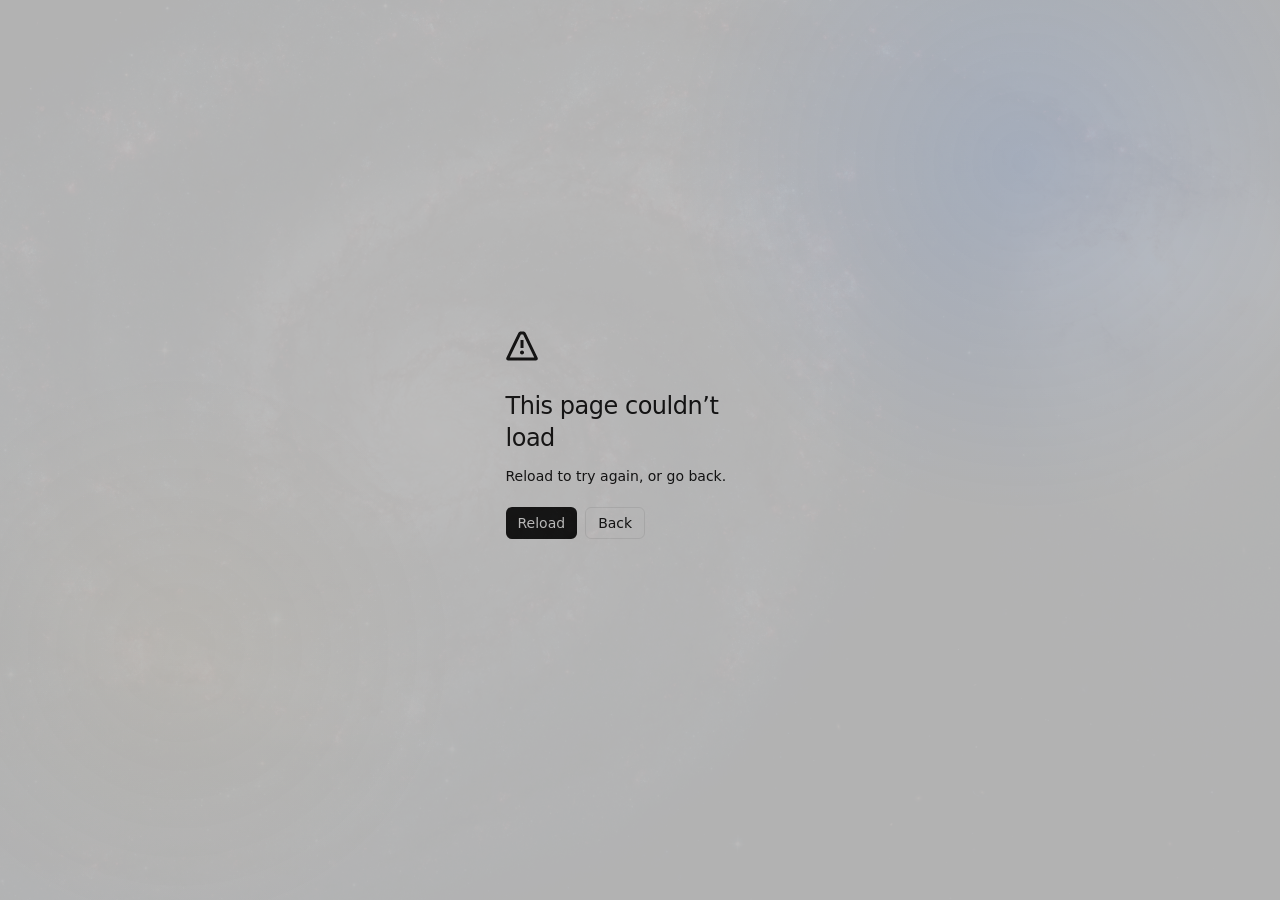
<file: index.html>
<!DOCTYPE html><html lang="en" data-lang="en" translate="no" class="notranslate"><head><meta charSet="utf-8"/><meta name="viewport" content="width=device-width, initial-scale=1"/><link rel="stylesheet" href="/_next/static/chunks/0iq5x818bfavy.css" data-precedence="next"/><link rel="preload" as="script" fetchPriority="low" href="/_next/static/chunks/340ea0fwys4z5.js"/><script src="/_next/static/chunks/0v6qd3hxprdd2.js" async=""></script><script src="/_next/static/chunks/05tem0visqf24.js" async=""></script><script src="/_next/static/chunks/turbopack-2tfle12b84p8l.js" async=""></script><script src="/_next/static/chunks/1m31syuy1i5ck.js" async="" crossorigin=""></script><script src="/_next/static/chunks/1eofblei4o2fl.js" async="" crossorigin=""></script><script src="/_next/static/chunks/331i-xduok_20.js" async="" crossorigin=""></script><title>WIZARD — A.K/79 SUPER INTELLIGENCE OS</title><meta name="description" content="WIZARD is a human-directed environment for complex knowledge work, connecting intent, context, decisions, creation, verification, and usable outcomes."/><link rel="manifest" href="/manifest.webmanifest"/><meta name="robots" content="index, follow"/><meta name="google" content="notranslate"/><link rel="canonical" href="https://wizardak79.com/"/><meta property="og:title" content="WIZARD — A.K/79 SUPER INTELLIGENCE OS"/><meta property="og:description" content="From thought to possibility. From possibility to reality."/><meta property="og:url" content="https://wizardak79.com/"/><meta property="og:site_name" content="WIZARD"/><meta property="og:image" content="https://wizardak79.com/m51-deep.jpg"/><meta property="og:image:width" content="2560"/><meta property="og:image:height" content="1440"/><meta property="og:image:alt" content="WIZARD — A.K/79 SUPER INTELLIGENCE OS"/><meta property="og:type" content="website"/><meta name="twitter:card" content="summary_large_image"/><meta name="twitter:title" content="WIZARD — A.K/79 SUPER INTELLIGENCE OS"/><meta name="twitter:description" content="From thought to possibility. From possibility to reality."/><meta name="twitter:image" content="https://wizardak79.com/m51-deep.jpg"/><link rel="icon" href="/favicon.svg"/><script src="/_next/static/chunks/0cz1d0mv5g_q7.js" noModule=""></script></head><body><div hidden=""><!--$--><!--/$--></div><script type="application/ld+json">{"@context":"https://schema.org","@graph":[{"@type":"WebSite","@id":"https://wizardak79.com/#website","url":"https://wizardak79.com/","name":"WIZARD","description":"Human-directed intelligent workspace for complex work.","inLanguage":["en","ru","uk"]},{"@type":"SoftwareApplication","@id":"https://wizardak79.com/#product","name":"WIZARD","applicationCategory":"BusinessApplication","operatingSystem":"Web","url":"https://wizardak79.com/","description":"WIZARD connects research, decisions, creation and verification in a human-directed intelligent workspace.","creator":{"@type":"Organization","name":"A.K/79","url":"https://wizardak79.com/company/"}}]}</script><a class="skip-link" href="#main"><span class="localized-text"><span class="lang lang-en">Skip to content</span><span class="lang lang-ru">К содержанию</span><span class="lang lang-uk">До вмісту</span></span></a><header class="ak-header"><a class="ak-brand" href="/" aria-label="A.K/79 WIZARD home"><strong class="notranslate" translate="no" lang="en" data-ak79-brand="locked">A.K/79</strong><span class="notranslate" translate="no" lang="en" data-ak79-brand="locked">WIZARD</span></a><nav class="ak-nav" aria-label="Primary navigation">            <a href="/#wizard"><span class="notranslate" translate="no" lang="en" data-ak79-brand="locked">WIZARD</span></a><a href="/platform/"><span class="localized-text"><span class="lang lang-en">PLATFORM</span><span class="lang lang-ru">ПЛАТФОРМА</span><span class="lang lang-uk">ПЛАТФОРМА</span></span></a><a href="/use-cases/"><span class="localized-text"><span class="lang lang-en">USE CASES</span><span class="lang lang-ru">СЦЕНАРИИ</span><span class="lang lang-uk">СЦЕНАРІЇ</span></span></a><a href="/trust/"><span class="localized-text"><span class="lang lang-en">TRUST</span><span class="lang lang-ru">ДОВЕРИЕ</span><span class="lang lang-uk">ДОВІРА</span></span></a><a href="/company/"><span class="localized-text"><span class="lang lang-en">ABOUT</span><span class="lang lang-ru">О НАС</span><span class="lang lang-uk">ПРО НАС</span></span></a><a href="/investors/"><span class="localized-text"><span class="lang lang-en">INVESTORS</span><span class="lang lang-ru">ИНВЕСТОРАМ</span><span class="lang lang-uk">ІНВЕСТОРАМ</span></span></a><a href="/pilot/"><span class="localized-text"><span class="lang lang-en">PILOT</span><span class="lang lang-ru">ПИЛОТ</span><span class="lang lang-uk">ПІЛОТ</span></span></a><a href="/contact/"><span class="localized-text"><span class="lang lang-en">CONTACT</span><span class="lang lang-ru">КОНТАКТЫ</span><span class="lang lang-uk">КОНТАКТИ</span></span></a></nav><div class="ak-header-actions"><details class="ak-mobile-menu"><summary><span class="localized-text"><span class="lang lang-en">MENU</span><span class="lang lang-ru">МЕНЮ</span><span class="lang lang-uk">МЕНЮ</span></span></summary><nav class="ak-mobile-menu-panel" aria-label="Mobile navigation"><a href="/#wizard"><span class="notranslate" translate="no" lang="en" data-ak79-brand="locked">WIZARD</span></a><a href="/platform/"><span class="localized-text"><span class="lang lang-en">Platform</span><span class="lang lang-ru">Платформа</span><span class="lang lang-uk">Платформа</span></span></a><a href="/use-cases/"><span class="localized-text"><span class="lang lang-en">Use Cases</span><span class="lang lang-ru">Сценарии</span><span class="lang lang-uk">Сценарії</span></span></a><a href="/trust/"><span class="localized-text"><span class="lang lang-en">Trust</span><span class="lang lang-ru">Доверие</span><span class="lang lang-uk">Довіра</span></span></a><a href="/company/"><span class="localized-text"><span class="lang lang-en">About</span><span class="lang lang-ru">О нас</span><span class="lang lang-uk">Про нас</span></span></a><a href="/investors/"><span class="localized-text"><span class="lang lang-en">Investors</span><span class="lang lang-ru">Инвесторам</span><span class="lang lang-uk">Інвесторам</span></span></a><a href="/pilot/"><span class="localized-text"><span class="lang lang-en">Pilot</span><span class="lang lang-ru">Пилот</span><span class="lang lang-uk">Пілот</span></span></a><a href="/status/"><span class="localized-text"><span class="lang lang-en">Status</span><span class="lang lang-ru">Статус</span><span class="lang lang-uk">Статус</span></span></a><a href="/faq/"><span class="localized-text"><span class="lang lang-en">FAQ</span><span class="lang lang-ru">Вопросы</span><span class="lang lang-uk">Запитання</span></span></a><a href="/contact/"><span class="localized-text"><span class="lang lang-en">Contact</span><span class="lang lang-ru">Контакты</span><span class="lang lang-uk">Контакти</span></span></a><a href="/privacy/"><span class="localized-text"><span class="lang lang-en">Privacy</span><span class="lang lang-ru">Приватность</span><span class="lang lang-uk">Приватність</span></span></a></nav></details><div class="language-switcher" role="group" aria-label="Language"><button type="button" class="active" aria-pressed="true" aria-label="Language: EN">EN</button><button type="button" class="" aria-pressed="false" aria-label="Language: RU">RU</button><button type="button" class="" aria-pressed="false" aria-label="Language: UA">UA</button></div><a class="ak-enter" href="/#first-thought"><span class="localized-text"><span class="lang lang-en">ENTER</span><span class="lang lang-ru">ВОЙТИ</span><span class="lang lang-uk">УВІЙТИ</span></span></a></div></header><main id="main"><div class="ak-experience" data-cinematic-mode="reduced" data-cinematic-quality="static"><div class="ak-noise" aria-hidden="true"></div><svg class="ak-cursor-trail" aria-hidden="true" viewBox="0 0 100 100" preserveAspectRatio="none"><path class="ak-trail-glow"></path><path class="ak-trail-line"></path></svg><section id="first-thought" class="ak-scene ak-hero-scene"><div class="ak-scene-index">01</div><div class="ak-galaxy" aria-hidden="true"><div class="ak-galaxy-image"></div><div class="ak-stars"></div></div><div class="ak-hero-copy"><p class="ak-kicker">What if…</p><h1>I want to…</h1><label class="ak-intent-box"><span class="sr-only">I want to…</span><input placeholder="create a place people want to return to" value=""/><i aria-hidden="true"></i></label><div class="ak-hero-actions"><button class="ak-primary">Enter WIZARD<span>↘</span></button><span class="ak-session-label">THIS SESSION · PRIVATE INPUT</span></div></div><div class="ak-hero-brand"><span class="notranslate" translate="no" lang="en" data-ak79-brand="locked">WIZARD</span><strong class="notranslate" translate="no" lang="en" data-ak79-brand="locked">A.K/79 SUPER INTELLIGENCE OS</strong></div></section><div class="ak-demo-ribbon"><span class="ak-status ak-status-amber">PUBLIC PRODUCT EXPERIENCE · PUBLIC-SAFE WORKSPACE</span><span>LIVE INTERACTION · PUBLIC-SAFE EXAMPLE DATA</span></div><section id="thought-structure" class="ak-scene"><div class="ak-scene-index">02</div><div class="ak-scene-eyebrow">WHAT HAPPENS TO A THOUGHT</div><div class="ak-section-heading"><h2>Understanding comes before answering.</h2><p>create a place people want to return to</p></div><div class="ak-node-field" aria-label="Intent structure"><article class="ak-node ak-node-main"><span>YOUR INTENT</span><strong>create a place people want to return to</strong></article><article class="ak-node ak-node-0"><span>GOAL</span><p>create a place people want to return to</p></article><article class="ak-node ak-node-1"><span>CONTEXT</span><p>Audience · purpose · existing material · desired result</p></article><article class="ak-node ak-node-2"><span>UNKNOWN</span><p>What would make this feel genuinely useful rather than merely finished?</p></article><article class="ak-node ak-node-3"><span>CONSTRAINT</span><p>Scope · time · quality bar · dependencies</p></article><article class="ak-node ak-node-4"><span>SUCCESS CRITERIA</span><p>NOT DEFINED · TELL WIZARD WHAT SUCCESS MEANS TO YOU</p></article><svg class="ak-node-lines" viewBox="0 0 1000 420" preserveAspectRatio="none" aria-hidden="true"><defs><linearGradient id="intentWave" x1="0" y1="0" x2="1" y2="0"><stop offset="0" stop-color="#d0a85e" stop-opacity=".2"></stop><stop offset=".52" stop-color="#57d9ff" stop-opacity=".92"></stop><stop offset="1" stop-color="#216fff" stop-opacity=".16"></stop></linearGradient></defs><g><path class="ak-wave-glow" d="M500 205 C455 170 420 136 374 123 S250 84 150 72"></path><path class="ak-wave-core" d="M500 205 C455 170 420 136 374 123 S250 84 150 72"></path><circle class="ak-wave-particle" r="3"><animateMotion dur="2.8s" repeatCount="indefinite" path="M500 205 C455 170 420 136 374 123 S250 84 150 72"></animateMotion></circle></g><g><path class="ak-wave-glow" d="M500 205 C548 169 590 137 636 121 S756 83 850 72"></path><path class="ak-wave-core" d="M500 205 C548 169 590 137 636 121 S756 83 850 72"></path><circle class="ak-wave-particle" r="3"><animateMotion dur="3.15s" repeatCount="indefinite" path="M500 205 C548 169 590 137 636 121 S756 83 850 72"></animateMotion></circle></g><g><path class="ak-wave-glow" d="M500 205 C446 232 402 270 350 294 S236 334 150 350"></path><path class="ak-wave-core" d="M500 205 C446 232 402 270 350 294 S236 334 150 350"></path><circle class="ak-wave-particle" r="3"><animateMotion dur="3.5s" repeatCount="indefinite" path="M500 205 C446 232 402 270 350 294 S236 334 150 350"></animateMotion></circle></g><g><path class="ak-wave-glow" d="M500 205 C554 233 599 270 651 295 S765 334 850 350"></path><path class="ak-wave-core" d="M500 205 C554 233 599 270 651 295 S765 334 850 350"></path><circle class="ak-wave-particle" r="3"><animateMotion dur="3.8499999999999996s" repeatCount="indefinite" path="M500 205 C554 233 599 270 651 295 S765 334 850 350"></animateMotion></circle></g></svg><div class="ak-morph-label" aria-hidden="true"><span class="notranslate" translate="no" lang="en" data-ak79-brand="locked">WIZARD</span><small>ACTIVE WORKSPACE</small></div></div></section><section id="wizard" class="ak-scene ak-workspace-scene"><div class="ak-scene-index">03</div><div class="ak-scene-eyebrow">ENTER WIZARD</div><div class="ak-section-heading"><h2 class="notranslate" translate="no" lang="en" data-ak79-brand="locked">WIZARD</h2><p>The interface to A.K/79 SUPER INTELLIGENCE OS</p></div><div class="ak-workspace"><aside class="ak-workspace-rail"><span>YOUR INTENT</span><strong>create a place people want to return to</strong><div class="ak-rail-status"><span class="ak-status ak-status-cyan">INTENT READY</span><span class="ak-status ak-status-neutral">PRODUCT EXPERIENCE</span></div></aside><div class="ak-world-shell"><div id="capabilities" class="ak-world-tabs" role="tablist" aria-label="WIZARD capabilities">              <button role="tab" aria-selected="true" class="active">RESEARCH</button><button role="tab" aria-selected="false" class="">CREATE</button><button role="tab" aria-selected="false" class="">DECIDE</button><button role="tab" aria-selected="false" class="">BUILD</button></div><div class="ak-world-content"><div class="ak-world-copy"><span>RESEARCH</span><h3>Find what is known. Expose what is not.</h3><p>Choose how to move forward.</p></div><div class="ak-surface-stack"><div class="ak-surface-row row-0"><span class="ak-status ak-status-cyan">TASK IN FOCUS</span><strong>“create a place people want to return to”</strong><span>0<!-- -->1</span></div><div class="ak-surface-row row-1"><span class="ak-status ak-status-neutral">OPEN QUESTION</span><strong>What would make this feel genuinely useful rather than merely finished?</strong><span>0<!-- -->2</span></div><div class="ak-surface-row row-2"><span class="ak-status ak-status-amber">EVIDENCE GAP</span><strong>Scope · time · quality bar · dependencies</strong><span>0<!-- -->3</span></div></div></div></div></div><p class="ak-one-intent">One intent. Many capabilities. One coordinated system.</p></section><section id="four-worlds" class="ak-scene"><div class="ak-scene-index">04</div><div class="ak-scene-eyebrow">FOUR WORLDS</div><div class="ak-section-heading"><h2>Four modes. One system.</h2><p>Choose how to move forward.</p></div><div class="ak-four-grid"><button class="ak-four-card active"><span>RESEARCH</span><strong>Find what is known. Expose what is not.</strong><small>“create a place people want to return to”</small></button><button class="ak-four-card "><span>CREATE</span><strong>From possibility to form.</strong><small>The smallest version worth showing</small></button><button class="ak-four-card "><span>DECIDE</span><strong>See the trade-offs before choosing the path.</strong><small>Ship sooner</small></button><button class="ak-four-card "><span>BUILD</span><strong>From decision to something usable.</strong><small>Build the smallest real piece that proves the idea</small></button></div><div class="ak-four-detail"><span>RESEARCH<!-- --> / <!-- -->ACTIVE WORKSPACE</span><div><span class="ak-status ak-status-cyan">TASK IN FOCUS</span><strong>“create a place people want to return to”</strong></div><div><span class="ak-status ak-status-neutral">OPEN QUESTION</span><strong>What would make this feel genuinely useful rather than merely finished?</strong></div><div><span class="ak-status ak-status-amber">EVIDENCE GAP</span><strong>Scope · time · quality bar · dependencies</strong></div></div></section><section id="coordination" class="ak-scene"><div class="ak-scene-index">05</div><div class="ak-scene-eyebrow">COORDINATED INTELLIGENCE</div><div class="ak-section-heading compact"><h2>One goal. Many capabilities.</h2><p>Every visible change has a cause.</p></div><div class="ak-coordination"><div class="ak-coord-step "><span>RESEARCH</span><strong>NEW CONDITION FOUND</strong><i>○</i></div><div class="ak-coord-step "><span>DECIDE</span><strong>OPTIONS REORDERED</strong><i>○</i></div><div class="ak-coord-step "><span>BUILD</span><strong>NEXT STEP UPDATED</strong><i>○</i></div><div class="ak-coord-step "><span>VERIFY</span><strong>UNCERTAINTY RETAINED</strong><i>○</i></div><div class="ak-coord-actions"><button class="ak-secondary">RUN COORDINATION</button>            <button class="ak-stop">STOP</button></div></div></section><section id="emergence" class="ak-scene"><div class="ak-scene-index">06</div><div class="ak-scene-eyebrow">THE MOMENT OF EMERGENCE</div><div class="ak-emergence" data-emergence-state="possible"><div class="ak-emergence-orbit" aria-hidden="true"><span class="ak-emergence-beam beam-1"></span><span class="ak-emergence-beam beam-2"></span><span class="ak-emergence-beam beam-3"></span><span class="ak-emergence-beam beam-4"></span><i></i><i></i><i></i><i></i><b></b></div><div class="ak-emergence-copy"><span class="ak-status ak-status-neutral">POSSIBLE CONNECTION</span><h2>There may be a stronger path to “create a place people want to return to” between the current options.</h2><p>New does not mean true. New does not mean approved.</p><button class="ak-primary">CHECK CONNECTION</button></div></div></section><section id="artifact" class="ak-scene"><div class="ak-scene-index">07</div><div class="ak-scene-eyebrow">FROM WORK TO ARTIFACT</div><div class="ak-section-heading"><h2>Not just a response. Something you can use.</h2><p>Created from<!-- -->: “<!-- -->create a place people want to return to<!-- -->”</p></div><div class="ak-artifact"><div class="ak-artifact-top"><span>WORKING RESULT / TESTED CANDIDATE</span><span class="ak-status ak-status-cyan">READY FOR HUMAN REVIEW</span></div><div class="ak-artifact-grid"><article><small>RESEARCH BRIEF</small><strong>Audience + scope mapped</strong><p>Audience · purpose · existing material · desired result. What would make this feel genuinely useful rather than merely finished?</p></article><article><small>DECISION RECORD</small><strong>2 build directions compared</strong><p>The trade-offs are visible; the value choice remains yours.</p></article><article class="ak-artifact-live"><small>WORKING PROTOTYPE</small><strong>Proof piece</strong><div class="ak-mini-product"><span>BUILD THIS FIRST</span><div></div><div></div><button>OPEN PROTOTYPE</button></div></article><article><small>OPEN QUESTIONS</small><strong>3 remain</strong><p>Who will use it · what must work first · what would make it distinct.</p></article>          </div></div></section><section id="verify" class="ak-scene"><div class="ak-scene-index">08</div><div class="ak-scene-eyebrow">VERIFY, DON’T PRETEND</div><div class="ak-section-heading"><h2>Can you trust it?</h2><p>Inspect the evidence, assumptions and unresolved conflict.</p></div><div class="ak-verify-grid"><div class="ak-claim-list"><button><span>The current path is aligned with “create a place people want to return to”</span><span class="ak-status ak-status-cyan">SUPPORTED</span></button><button><span>The key assumptions have enough support to keep exploring</span><span class="ak-status ak-status-neutral">CHECKING</span></button><button><span>The main trade-off is still unresolved</span><span class="ak-status ak-status-amber">UNVERIFIED</span></button></div><div class="ak-trace-panel "><span>OPERATIONAL PROVENANCE · NOT CHAIN-OF-THOUGHT</span><div><span class="ak-trace-node"><b>YOUR INTENT</b><i>→</i></span><span class="ak-trace-node"><b>CONSTRAINT</b><i>→</i></span><span class="ak-trace-node"><b>CLAIM</b><i>→</i></span><span class="ak-trace-node"><b>SOURCE</b><i>→</i></span><span class="ak-trace-node"><b>RESULT</b></span></div><p>Source: selected public-safe scenario · Claim: the current path supports “create a place people want to return to” · Evidence state: supported · Human priority: not yet set.</p></div></div><div class="ak-verify-actions"><button class="ak-secondary">RUN VERIFICATION</button><button class="ak-ghost">SHOW ME WHY</button></div></section><section id="sovereignty" class="ak-scene"><div class="ak-scene-index">09</div><div class="ak-scene-eyebrow">HUMAN SOVEREIGNTY</div><div class="ak-sovereignty"><div class="ak-human-gate"><span class="ak-status ak-status-amber">HUMAN DECISION REQUIRED</span><h2>What matters to you?</h2><div class="ak-priority-buttons"><button class="">SPEED</button><button class="">RELIABILITY</button><button class="">IMPACT</button>            </div><p>Waiting for you.</p><div class="ak-manifest-line">Intelligence can grow. Authority stays human.</div></div><div class="ak-private-core"><div class="ak-private-title"><span>PERSONAL SOVEREIGN INTELLIGENCE</span><strong>YOUR PRIVATE SPACE</strong></div><div class="ak-boundary"><div class="ak-inside"><span>STAYS PRIVATE</span><b>YOUR MEMORY</b><b>OTHER PROJECTS</b><b>PRIVATE FILES</b><b>UNSELECTED CONTEXT</b></div><div class="ak-channel"><span>NO CONNECTION</span><i class=""></i></div><div class="ak-outside"><span>EXTERNAL</span><b>WEB</b><b>MODELS</b><b>TOOLS</b><b>SERVICES</b></div></div><div class="ak-permission-card"><div><span>WIZARD WANTS TO USE</span><strong>Web access · Current task · Selected project context</strong></div><button class="ak-ghost">REVIEW WHAT IS SHARED</button><button class="ak-primary">ALLOW FOR THIS TASK</button></div><p class="ak-privacy-law">Private by default. Local when possible. Connected only with permission.</p><p class="ak-with-you">With you. Not watching you.</p></div></div></section><section id="return" class="ak-scene ak-return-scene"><div class="ak-scene-index">10</div><div class="ak-scene-eyebrow">RETURN TO HUMAN</div><div class="ak-return-grid">          <div><span>YOUR ORIGINAL INTENT</span><h2>I want to… create a place people want to return to</h2></div><div class="ak-result-stack"><span class="ak-status ak-status-cyan">RESEARCH COMPLETE</span><span class="ak-status ak-status-neutral">DECISION RECORDED</span><span class="ak-status ak-status-neutral">PROTOTYPE CREATED</span><span class="ak-status ak-status-amber">3 QUESTIONS REMAIN</span></div></div><div class="ak-return-brand"><p>From thought to possibility. From possibility to reality.</p><strong class="notranslate" translate="no" lang="en" data-ak79-brand="locked">WIZARD</strong><span class="notranslate" translate="no" lang="en" data-ak79-brand="locked">A.K/79 SUPER INTELLIGENCE OS</span></div><div class="ak-public-story"><div class="ak-public-story-head"><span>WHAT WIZARD IS</span><p>A coherent environment for complex work — from intent and context to decisions, creation, verification and usable outcomes.</p></div><div class="ak-public-story-grid"><article><strong>More than a conversation</strong><p>WIZARD is designed to keep a goal, the work around it, and the resulting artifacts connected over time.</p></article><article><strong>For demanding knowledge work</strong><p>For people and teams working across research, product, strategy, software, creative and operational projects.</p></article><article><strong>Capability with boundaries</strong><p>The system can help more without quietly gaining more authority. Important actions stay connected to human permission and review.</p></article></div><div class="ak-public-story-links"><a href="/platform/">EXPLORE PLATFORM</a><a href="/use-cases/">SEE USE CASES</a><a href="/trust/">HOW TRUST WORKS</a><a href="/pilot/">START A PILOT</a><a href="/contact/">START A CONVERSATION</a></div></div><div class="ak-return-actions"><button class="ak-primary">CONTINUE<small>Continue in WIZARD</small></button><button class="ak-ghost">TRACE THE THOUGHT</button><button class="ak-ghost">START SOMETHING NEW</button></div><div class="ak-final-line">Beside you. Never above you.</div></section></div><!--$--><!--/$--></main><footer class="ak-footer"><div><strong class="notranslate" translate="no" lang="en" data-ak79-brand="locked">WIZARD</strong><span class="notranslate" translate="no" lang="en" data-ak79-brand="locked">A.K/79 SUPER INTELLIGENCE OS</span></div><p><span class="localized-text"><span class="lang lang-en">WIZARD by A.K/79 · Human-directed intelligent workspace for complex work.</span><span class="lang lang-ru">WIZARD by A.K/79 · Интеллектуальная рабочая среда для сложных задач под управлением человека.</span><span class="lang lang-uk">WIZARD by A.K/79 · Інтелектуальне робоче середовище для складних завдань під керуванням людини.</span></span></p><p><a href="/platform/"><span class="localized-text"><span class="lang lang-en">Platform</span><span class="lang lang-ru">Платформа</span><span class="lang lang-uk">Платформа</span></span></a> · <a href="/use-cases/"><span class="localized-text"><span class="lang lang-en">Use Cases</span><span class="lang lang-ru">Сценарии</span><span class="lang lang-uk">Сценарії</span></span></a> · <a href="/trust/"><span class="localized-text"><span class="lang lang-en">Trust</span><span class="lang lang-ru">Доверие</span><span class="lang lang-uk">Довіра</span></span></a> · <a href="/company/"><span class="localized-text"><span class="lang lang-en">About</span><span class="lang lang-ru">О нас</span><span class="lang lang-uk">Про нас</span></span></a> · <a href="/investors/"><span class="localized-text"><span class="lang lang-en">Investors</span><span class="lang lang-ru">Инвесторам</span><span class="lang lang-uk">Інвесторам</span></span></a> · <a href="/pilot/"><span class="localized-text"><span class="lang lang-en">Pilot</span><span class="lang lang-ru">Пилот</span><span class="lang lang-uk">Пілот</span></span></a> · <a href="/status/"><span class="localized-text"><span class="lang lang-en">Status</span><span class="lang lang-ru">Статус</span><span class="lang lang-uk">Статус</span></span></a> · <a href="/contact/"><span class="localized-text"><span class="lang lang-en">Contact</span><span class="lang lang-ru">Контакты</span><span class="lang lang-uk">Контакти</span></span></a> · <a href="/faq/"><span class="localized-text"><span class="lang lang-en">FAQ</span><span class="lang lang-ru">Вопросы</span><span class="lang lang-uk">Запитання</span></span></a> · <a href="/privacy/"><span class="localized-text"><span class="lang lang-en">Privacy</span><span class="lang lang-ru">Приватность</span><span class="lang lang-uk">Приватність</span></span></a></p><small><span class="localized-text"><span class="lang lang-en">M51 image: </span><span class="lang lang-ru">Изображение M51: </span><span class="lang lang-uk">Зображення M51: </span></span><a href="https://esahubble.org/images/heic0506a/" target="_blank" rel="noreferrer">NASA, ESA, S. Beckwith (STScI), and The Hubble Heritage Team (STScI/AURA)</a></small></footer><script src="/_next/static/chunks/340ea0fwys4z5.js" id="_R_" async=""></script><script>(self.__next_f=self.__next_f||[]).push([0])</script><script>self.__next_f.push([1,"1:\"$Sreact.fragment\"\na:I[68027,[\"/_next/static/chunks/1m31syuy1i5ck.js\"],\"default\",1]\n:HL[\"/_next/static/chunks/0iq5x818bfavy.css\",\"style\"]\n0:{\"P\":null,\"c\":[\"\",\"\"],\"q\":\"\",\"i\":false,\"f\":[[[\"\",{\"children\":[\"__PAGE__\",{},\"$undefined\",\"$undefined\",4608]},\"$undefined\",\"$undefined\",4624],[[\"$\",\"$1\",\"c\",{\"children\":[[[\"$\",\"link\",\"0\",{\"rel\":\"stylesheet\",\"href\":\"/_next/static/chunks/0iq5x818bfavy.css\",\"precedence\":\"next\",\"crossOrigin\":\"$undefined\",\"nonce\":\"$undefined\"}],[\"$\",\"script\",\"script-0\",{\"src\":\"/_next/static/chunks/1m31syuy1i5ck.js\",\"async\":true,\"nonce\":\"$undefined\"}]],[\"$\",\"html\",null,{\"lang\":\"en\",\"data-lang\":\"en\",\"translate\":\"no\",\"className\":\"notranslate\",\"suppressHydrationWarning\":true,\"children\":[\"$\",\"body\",null,{\"children\":[[\"$\",\"script\",null,{\"type\":\"application/ld+json\",\"dangerouslySetInnerHTML\":{\"__html\":\"{\\\"@context\\\":\\\"https://schema.org\\\",\\\"@graph\\\":[{\\\"@type\\\":\\\"WebSite\\\",\\\"@id\\\":\\\"https://wizardak79.com/#website\\\",\\\"url\\\":\\\"https://wizardak79.com/\\\",\\\"name\\\":\\\"WIZARD\\\",\\\"description\\\":\\\"Human-directed intelligent workspace for complex work.\\\",\\\"inLanguage\\\":[\\\"en\\\",\\\"ru\\\",\\\"uk\\\"]},{\\\"@type\\\":\\\"SoftwareApplication\\\",\\\"@id\\\":\\\"https://wizardak79.com/#product\\\",\\\"name\\\":\\\"WIZARD\\\",\\\"applicationCategory\\\":\\\"BusinessApplication\\\",\\\"operatingSystem\\\":\\\"Web\\\",\\\"url\\\":\\\"https://wizardak79.com/\\\",\\\"description\\\":\\\"WIZARD connects research, decisions, creation and verification in a human-directed intelligent workspace.\\\",\\\"creator\\\":{\\\"@type\\\":\\\"Organization\\\",\\\"name\\\":\\\"A.K/79\\\",\\\"url\\\":\\\"https://wizardak79.com/company/\\\"}}]}\"}}],[\"$\",\"a\",null,{\"className\":\"skip-link\",\"href\":\"#main\",\"children\":[\"$\",\"span\",null,{\"className\":\"localized-text\",\"children\":[[\"$\",\"span\",null,{\"className\":\"lang lang-en\",\"children\":\"Skip to content\"}],[\"$\",\"span\",null,{\"className\":\"lang lang-ru\",\"children\":\"К содержанию\"}],[\"$\",\"span\",null,{\"className\":\"lang lang-uk\",\"children\":\"До вмісту\"}]]}]}],[\"$\",\"header\",null,{\"className\":\"ak-header\",\"children\":[[\"$\",\"a\",null,{\"className\":\"ak-brand\",\"href\":\"/\",\"aria-label\":\"A.K/79 WIZARD home\",\"children\":[[\"$\",\"strong\",null,{\"className\":\"notranslate\",\"translate\":\"no\",\"lang\":\"en\",\"data-ak79-brand\":\"locked\",\"children\":\"A.K/79\"}],[\"$\",\"span\",null,{\"className\":\"notranslate\",\"translate\":\"no\",\"lang\":\"en\",\"data-ak79-brand\":\"locked\",\"children\":\"WIZARD\"}]]}],[\"$\",\"nav\",null,{\"className\":\"ak-nav\",\"aria-label\":\"Primary navigation\",\"children\":[\"            \",[\"$\",\"a\",null,{\"href\":\"/#wizard\",\"children\":[\"$\",\"span\",null,{\"className\":\"notranslate\",\"translate\":\"no\",\"lang\":\"en\",\"data-ak79-brand\":\"locked\",\"children\":\"WIZARD\"}]}],[\"$\",\"a\",null,{\"href\":\"/platform/\",\"children\":[\"$\",\"span\",null,{\"className\":\"localized-text\",\"children\":[[\"$\",\"span\",null,{\"className\":\"lang lang-en\",\"children\":\"PLATFORM\"}],[\"$\",\"span\",null,{\"className\":\"lang lang-ru\",\"children\":\"ПЛАТФОРМА\"}],[\"$\",\"span\",null,{\"className\":\"lang lang-uk\",\"children\":\"ПЛАТФОРМА\"}]]}]}],[\"$\",\"a\",null,{\"href\":\"/use-cases/\",\"children\":[\"$\",\"span\",null,{\"className\":\"localized-text\",\"children\":[[\"$\",\"span\",null,{\"className\":\"lang lang-en\",\"children\":\"USE CASES\"}],[\"$\",\"span\",null,{\"className\":\"lang lang-ru\",\"children\":\"СЦЕНАРИИ\"}],[\"$\",\"span\",null,{\"className\":\"lang lang-uk\",\"children\":\"СЦЕНАРІЇ\"}]]}]}],[\"$\",\"a\",null,{\"href\":\"/trust/\",\"children\":[\"$\",\"span\",null,{\"className\":\"localized-text\",\"children\":[[\"$\",\"span\",null,{\"className\":\"lang lang-en\",\"children\":\"TRUST\"}],[\"$\",\"span\",null,{\"className\":\"lang lang-ru\",\"children\":\"ДОВЕРИЕ\"}],[\"$\",\"span\",null,{\"className\":\"lang lang-uk\",\"children\":\"ДОВІРА\"}]]}]}],[\"$\",\"a\",null,{\"href\":\"/company/\",\"children\":[\"$\",\"span\",null,{\"className\":\"localized-text\",\"children\":[[\"$\",\"span\",null,{\"className\":\"lang lang-en\",\"children\":\"ABOUT\"}],[\"$\",\"span\",null,{\"className\":\"lang lang-ru\",\"children\":\"О НАС\"}],[\"$\",\"span\",null,{\"className\":\"lang lang-uk\",\"children\":\"ПРО НАС\"}]]}]}],[\"$\",\"a\",null,{\"href\":\"/investors/\",\"children\":[\"$\",\"span\",null,{\"className\":\"localized-text\",\"children\":[[\"$\",\"span\",null,{\"className\":\"lang lang-en\",\"children\":\"INVESTORS\"}],[\"$\",\"span\",null,{\"className\":\"lang lang-ru\",\"children\":\"ИНВЕСТОРАМ\"}],[\"$\",\"span\",null,{\"className\":\"lang lang-uk\",\"children\":\"ІНВЕСТОРАМ\"}]]}]}],[\"$\",\"a\",null,{\"href\":\"/pilot/\",\"children\":[\"$\",\"span\",null,{\"className\":\"localized-text\",\"children\":[[\"$\",\"span\",null,{\"className\":\"lang lang-en\",\"children\":\"PILOT\"}],[\"$\",\"span\",null,{\"className\":\"lang lang-ru\",\"children\":\"ПИЛОТ\"}],[\"$\",\"span\",null,{\"className\":\"lang lang-uk\",\"children\":\"ПІЛОТ\"}]]}]}],[\"$\",\"a\",null,{\"href\":\"/contact/\",\"children\":[\"$\",\"span\",null,{\"className\":\"localized-text\",\"children\":[[\"$\",\"span\",null,{\"className\":\"lang lang-en\",\"children\":\"CONTACT\"}],[\"$\",\"span\",null,{\"className\":\"lang lang-ru\",\"children\":\"КОНТАКТЫ\"}],[\"$\",\"span\",null,{\"className\":\"lang lang-uk\",\"children\":\"КОНТАКТИ\"}]]}]}]]}],[\"$\",\"div\",null,{\"className\":\"ak-header-actions\",\"children\":[[\"$\",\"details\",null,{\"className\":\"ak-mobile-menu\",\"children\":[\"$L2\",\"$L3\"]}],\"$L4\",\"$L5\"]}]]}],\"$L6\",\"$L7\"]}]}]]}],{\"children\":[\"$L8\",{},null,false,null]},null,false,null],\"$L9\",false]],\"m\":\"$undefined\",\"G\":[\"$a\",[\"$Lb\"]],\"S\":true,\"h\":null,\"r\":\"$undefined\",\"s\":\"$undefined\",\"a\":\"$undefined\",\"l\":\"$undefined\",\"p\":\"$undefined\",\"d\":\"$undefined\",\"b\":\"hIfOSZiTNnZ9_TGrLv6p2\"}\nc:I[7783,[\"/_next/static/chunks/1m31syuy1i5ck.js\"],\"default\"]\nd:I[39756,[\"/_next/static/chunks/1m31syuy1i5ck.js\"],\"default\"]\ne:I[37457,[\"/_next/static/chunks/1m31syuy1i5ck.js\"],\"default\"]\nf:I[98267,[\"/_next/static/chunks/1m31syuy1i5ck.js\",\"/_next/static/chunks/1eofblei4o2fl.js\",\"/_next/static/chunks/331i-xduok_20.js\"],\"default\"]\n10:I[97367,[\"/_next/static/chunks/1m31syuy1i5ck.js\"],\"OutletBoundary\"]\n11:\"$Sreact.suspense\"\n13:I[97367,[\"/_next/static/chunks/1m31syuy1i5ck.js\"],\"ViewportBoundary\"]\n15:I[97367,[\"/_next/static/chunks/1m31syuy1i5ck.js\"],\"MetadataBoundary\"]\n2:[\"$\",\"summary\",null,{\"children\":[\"$\",\"span\",null,{\"className\":\"localized-text\",\"children\":[[\"$\",\"span\",null,{\"className\":\"lang lang-en\",\"children\":\"MENU\"}],[\"$\",\"span\",null,{\"className\":\"lang lang-ru\",\"children\":\"МЕНЮ\"}],[\"$\",\"span\",null,{\"className\":\"lang lang-uk\",\"children\":\"МЕНЮ\"}]]}]}]\n3:[\"$\",\"nav\",null,{\"className\":\"ak-mobile-menu-panel\",\"aria-label\":\"Mobile navigation\",\"children\":[[\"$\",\"a\",null,{\"href\":\"/#wizard\",\"children\":[\"$\",\"span\",null,{\"className\":\"notranslate\",\"translate\":\"no\",\"lang\":\"en\",\"data-ak79-brand\":\"locked\",\"children\":\"WIZARD\"}]}],[\"$\",\"a\",null,{\"href\":\"/platform/\",\"children\":[\"$\",\"span\",null,{\"className\":\"localized-text\",\"children\":[[\"$\",\"span\",null,{\"className\":\"lang lang-en\",\"children\":\"Platform\"}],[\"$\",\"span\",null,{\"className\":\"lang lang-ru\",\"children\":\"Платформа\"}],[\"$\",\"span\",null,{\"className\":\"lang lang-uk\",\"children\":\"Платформа\"}]]}]}],[\"$\",\"a\",null,{\"href\":\"/use-cases/\",\"children\":[\"$\",\"span\",null,{\"className\":\"localized-text\",\"children\":[[\"$\",\"span\",null,{\"className\":\"lang lang-en\",\"children\":\"Use Cases\"}],[\"$\",\"span\",null,{\"className\":\"lang lang-ru\",\"children\":\"Сценарии\"}],[\"$\",\"span\",null,{\"className\":\"lang lang-uk\",\"children\":\"Сценарії\"}]]}]}],[\"$\",\"a\",null,{\"href\":\"/trust/\",\"children\":[\"$\",\"span\",null,{\"className\":\"localized-text\",\"children\":[[\"$\",\"span\",null,{\"className\":\"lang lang-en\",\"children\":\"Trust\"}],[\"$\",\"span\",null,{\"className\":\"lang lang-ru\",\"children\":\"Доверие\"}],[\"$\",\"span\",null,{\"className\":\"lang lang-uk\",\"children\":\"Довіра\"}]]}]}],[\"$\",\"a\",null,{\"href\":\"/company/\",\"children\":[\"$\",\"span\",null,{\"className\":\"localized-text\",\"children\":[[\"$\",\"span\",null,{\"className\":\"lang lang-en\",\"children\":\"About\"}],[\"$\",\"span\",null,{\"className\":\"lang lang-ru\",\"children\":\"О нас\"}],[\"$\",\"span\",null,{\"className\":\"lang lang-uk\",\"children\":\"Про нас\"}]]}]}],[\"$\",\"a\",null,{\"href\":\"/investors/\",\"children\":[\"$\",\"span\",null,{\"className\":\"localized-text\",\"children\":[[\"$\",\"span\",null,{\"className\":\"lang lang-en\",\"children\":\"Investors\"}],[\"$\",\"span\",null,{\"className\":\"lang lang-ru\",\"children\":\"Инвесторам\"}],[\"$\",\"span\",null,{\"className\":\"lang lang-uk\",\"children\":\"Інвесторам\"}]]}]}],[\"$\",\"a\",null,{\"href\":\"/pilot/\",\"children\":[\"$\",\"span\",null,{\"className\":\"localized-text\",\"children\":[[\"$\",\"span\",null,{\"className\":\"lang lang-en\",\"children\":\"Pilot\"}],[\"$\",\"span\",null,{\"className\":\"lang lang-ru\",\"children\":\"Пилот\"}],[\"$\",\"span\",null,{\"className\":\"lang lang-uk\",\"children\":\"Пілот\"}]]}]}],[\"$\",\"a\",null,{\"href\":\"/status/\",\"children\":[\"$\",\"span\",null,{\"className\":\"localized-text\",\"children\":[[\"$\",\"span\",null,{\"className\":\"lang lang-en\",\"children\":\"Status\"}],[\"$\",\"span\",null,{\"className\":\"lang lang-ru\",\"children\":\"Статус\"}],[\"$\",\"span\",null,{\"className\":\"lang lang-uk\",\"children\":\"Статус\"}]]}]}],[\"$\",\"a\",null,{\"href\":\"/faq/\",\"children\":[\"$\",\"span\",null,{\"className\":\"localized-text\",\"children\":[[\"$\",\"span\",null,{\"className\":\"lang lang-en\",\"children\":\"FAQ\"}],[\"$\",\"span\",null,{\"className\":\"lang lang-ru\",\"children\":\"Вопросы\"}],[\"$\",\"span\",null,{\"className\":\"lang lang-uk\",\"children\":\"Запитання\"}]]}]}],[\"$\",\"a\",null,{\"href\":\"/contact/\",\"children\":[\"$\",\"span\",null,{\"className\":\"localized-text\",\"children\":[[\"$\",\"span\",null,{\"className\":\"lang lang-en\",\"children\":\"Contact\"}],[\"$\",\"span\",null,{\"className\":\"lang lang-ru\",\"children\":\"Контакты\"}],[\"$\",\"span\",null,{\"className\":\"lang lang-uk\",\"children\":\"Контакти\"}]]}]}],[\"$\",\"a\",null,{\"href\":\"/privacy/\",\"children\":[\"$\",\"span\",null,{\"className\":\"localized-text\",\"children\":[[\"$\",\"span\",null,{\"className\":\"lang lang-en\",\"children\":\"Privacy\"}],[\"$\",\"span\",null,{\"className\":\"lang lang-ru\",\"children\":\"Приватность\"}],[\"$\",\"span\",null,{\"className\":\"lang lang-uk\",\"children\":\"Приватність\"}]]}]}]]}]\n4:[\"$\",\"$Lc\",null,{}]\n5:[\"$\",\"a\",null,{\"className\":\"ak-enter\",\"href\":\"/#first-thought\",\"children\":[\"$\",\"span\",null,{\"className\":\"localized-text\",\"children\":[[\"$\",\"span\",null,{\"className\":\"lang lang-en\",\"children\":\"ENTER\"}],[\"$\",\"span\",null,{\"className\":\"lang lang-ru\",\"children\":\"ВОЙТИ\"}],[\"$\",\"span\",null,{\"className\":\"lang lang-uk\",\"children\":\"УВІЙТИ\"}]]}]}]\n6:[\"$\",\"main\",null,{\"id\":\"main\",\"children\":[\"$\",\"$Ld\",null,{\"parallelRouterKey\":\"children\",\"error\":\"$undefined\",\"errorStyles\":\"$undefined\",\"errorScripts\":\"$undefined\",\"template\":[\"$\",\"$Le\",null,{}],\"templateStyles\":\"$undefined\",\"templateScripts\":\"$undefined\",\"notFound\":[[\"$\",\"section\",null,{\"className\":\"section shell subpage not-found-page\",\"children\":[[\"$\",\"div\",null,{\"className\":\"subpage-glow\",\"aria-hidden\":\"true\"}],[\"$\",\"div\",null,{\"className\":\"section-head wide-head\",\"children\":[[\"$\",\"div\",null,{\"className\":\"kicker\",\"children\":\"404\"}],[\"$\",\"h1\",null,{\"children\":[\"$\",\"span\",null,{\"className\":\"localized-text\",\"children\":[[\"$\",\"span\",null,{\"className\":\"lang lang-en\",\"children\":\"This path does not exist.\"}],[\"$\",\"span\",null,{\"className\":\"lang lang-ru\",\"children\":\"Такой страницы нет.\"}],[\"$\",\"span\",null,{\"className\":\"lang lang-uk\",\"children\":\"Такої сторінки немає.\"}]]}]}],[\"$\",\"p\",null,{\"className\":\"localized-text lead\",\"children\":[[\"$\",\"span\",null,{\"className\":\"lang lang-en\",\"children\":\"The link may be old, incomplete, or moved. The public WIZARD site is still here.\"}],[\"$\",\"span\",null,{\"className\":\"lang lang-ru\",\"children\":\"Ссылка могла устареть, быть неполной или страница могла переехать. Публичный сайт WIZARD по-прежнему здесь.\"}],[\"$\",\"span\",null,{\"className\":\"lang lang-uk\",\"children\":\"Посилання могло застаріти, бути неповним або сторінка могла переїхати. Публічний сайт WIZARD усе ще тут.\"}]]}]]}],[\"$\",\"div\",null,{\"className\":\"ak-public-story-links\",\"children\":[[\"$\",\"a\",null,{\"href\":\"/\",\"children\":[\"$\",\"span\",null,{\"className\":\"localized-text\",\"children\":[[\"$\",\"span\",null,{\"className\":\"lang lang-en\",\"children\":\"HOME\"}],[\"$\",\"span\",null,{\"className\":\"lang lang-ru\",\"children\":\"ГЛАВНАЯ\"}],[\"$\",\"span\",null,{\"className\":\"lang lang-uk\",\"children\":\"ГОЛОВНА\"}]]}]}],[\"$\",\"a\",null,{\"href\":\"/pilot/\",\"children\":[\"$\",\"span\",null,{\"className\":\"localized-text\",\"children\":[[\"$\",\"span\",null,{\"className\":\"lang lang-en\",\"children\":\"PILOT\"}],[\"$\",\"span\",null,{\"className\":\"lang lang-ru\",\"children\":\"ПИЛОТ\"}],[\"$\",\"span\",null,{\"className\":\"lang lang-uk\",\"children\":\"ПІЛОТ\"}]]}]}],[\"$\",\"a\",null,{\"href\":\"/contact/\",\"children\":[\"$\",\"span\",null,{\"className\":\"localized-text\",\"children\":[[\"$\",\"span\",null,{\"className\":\"lang lang-en\",\"children\":\"CONTACT\"}],[\"$\",\"span\",null,{\"className\":\"lang lang-ru\",\"children\":\"КОНТАКТЫ\"}],[\"$\",\"span\",null,{\"className\":\"lang lang-uk\",\"children\":\"КОНТАКТИ\"}]]}]}]]}]]}],[]],\"forbidden\":\"$undefined\",\"unauthorized\":\"$undefined\"}]}]\n7:[\"$\",\"footer\",null,{\"className\":\"ak-footer\",\"children\":[[\"$\",\"div\",null,{\"children\":[[\"$\",\"strong\",null,{\"className\":\"notranslate\",\"translate\":\"no\",\"lang\":\"en\",\"data-ak79-brand\":\"locked\",\"children\":\"WIZARD\"}],[\"$\",\"span\",null,{\"className\":\"notranslate\",\"translate\":\"no\",\"lang\":\"en\",\"data-ak79-brand\":\"locked\",\"children\":\"A.K/79 SUPER INTELLIGENCE OS\"}]]}],[\"$\",\"p\",null,{\"children\":[\"$\",\"span\",null,{\"className\":\"localized-text\",\"children\":[[\"$\",\"span\",null,{\"className\":\"lang lang-en\",\"children\":\"WIZARD by A.K/79 · Human-directed intelligent workspace for complex work.\"}],[\"$\",\"span\",null,{\"className\":\"lang lang-ru\",\"children\":\"WIZARD by A.K/79 · Интеллектуальная рабочая среда для сложных задач под управлением человека.\"}],[\"$\",\"span\",null,{\"className\":\"lang lang-uk\",\"children\":\"WIZARD by A.K/79 · Інтелектуальне робоче середовище для складних завдань під керуванням людини.\"}]]}]}],[\"$\",\"p\",null,{\"children\":[[\"$\",\"a\",null,{\"href\":\"/platform/\",\"children\":[\"$\",\"span\",null,{\"className\":\"localized-text\",\"children\":[[\"$\",\"span\",null,{\"className\":\"lang lang-en\",\"children\":\"Platform\"}],[\"$\",\"span\",null,{\"className\":\"lang lang-ru\",\"children\":\"Платформа\"}],[\"$\",\"span\",null,{\"className\":\"lang lang-uk\",\"children\":\"Платформа\"}]]}]}],\" · \",[\"$\",\"a\",null,{\"href\":\"/use-cases/\",\"children\":[\"$\",\"span\",null,{\"className\":\"localized-text\",\"children\":[[\"$\",\"span\",null,{\"className\":\"lang lang-en\",\"children\":\"Use Cases\"}],[\"$\",\"span\",null,{\"className\":\"lang lang-ru\",\"children\":\"Сценарии\"}],[\"$\",\"span\",null,{\"className\":\"lang lang-uk\",\"children\":\"Сценарії\"}]]}]}],\" · \",[\"$\",\"a\",null,{\"href\":\"/trust/\",\"children\":[\"$\",\"span\",null,{\"className\":\"localized-text\",\"children\":[[\"$\",\"span\",null,{\"className\":\"lang lang-en\",\"children\":\"Trust\"}],[\"$\",\"span\",null,{\"className\":\"lang lang-ru\",\"children\":\"Доверие\"}],[\"$\",\"span\",null,{\"className\":\"lang lang-uk\",\"children\":\"Довіра\"}]]}]}],\" · \",[\"$\",\"a\",null,{\"href\":\"/company/\",\"children\":[\"$\",\"span\",null,{\"className\":\"localized-text\",\"children\":[[\"$\",\"span\",null,{\"className\":\"lang lang-en\",\"children\":\"About\"}],[\"$\",\"span\",null,{\"className\":\"lang lang-ru\",\"children\":\"О нас\"}],[\"$\",\"span\",null,{\"className\":\"lang lang-uk\",\"children\":\"Про нас\"}]]}]}],\" · \",[\"$\",\"a\",null,{\"href\":\"/investors/\",\"children\":[\"$\",\"span\",null,{\"className\":\"localized-text\",\"children\":[[\"$\",\"span\",null,{\"className\":\"lang lang-en\",\"children\":\"Investors\"}],[\"$\",\"span\",null,{\"className\":\"lang lang-ru\",\"children\":\"Инвесторам\"}],[\"$\",\"span\",null,{\"className\":\"lang lang-uk\",\"children\":\"Інвесторам\"}]]}]}],\" · \",[\"$\",\"a\",null,{\"href\":\"/pilot/\",\"children\":[\"$\",\"span\",null,{\"className\":\"localized-text\",\"children\":[[\"$\",\"span\",null,{\"className\":\"lang lang-en\",\"children\":\"Pilot\"}],[\"$\",\"span\",null,{\"className\":\"lang lang-ru\",\"children\":\"Пилот\"}],[\"$\",\"span\",null,{\"className\":\"lang lang-uk\",\"children\":\"Пілот\"}]]}]}],\" · \",[\"$\",\"a\",null,{\"href\":\"/status/\",\"children\":[\"$\",\"span\",null,{\"className\":\"localized-text\",\"children\":[[\"$\",\"span\",null,{\"className\":\"lang lang-en\",\"children\":\"Status\"}],[\"$\",\"span\",null,{\"className\":\"lang lang-ru\",\"children\":\"Статус\"}],[\"$\",\"span\",null,{\"className\":\"lang lang-uk\",\"children\":\"Статус\"}]]}]}],\" · \",[\"$\",\"a\",null,{\"href\":\"/contact/\",\"children\":[\"$\",\"span\",null,{\"className\":\"localized-text\",\"children\":[[\"$\",\"span\",null,{\"className\":\"lang lang-en\",\"children\":\"Contact\"}],[\"$\",\"span\",null,{\"className\":\"lang lang-ru\",\"children\":\"Контакты\"}],[\"$\",\"span\",null,{\"className\":\"lang lang-uk\",\"children\":\"Контакти\"}]]}]}],\" · \",[\"$\",\"a\",null,{\"href\":\"/faq/\",\"children\":[\"$\",\"span\",null,{\"className\":\"localized-text\",\"children\":[[\"$\",\"span\",null,{\"className\":\"lang lang-en\",\"children\":\"FAQ\"}],[\"$\",\"span\",null,{\"className\":\"lang lang-ru\",\"children\":\"Вопросы\"}],[\"$\",\"span\",null,{\"className\":\"lang lang-uk\",\"children\":\"Запитання\"}]]}]}],\" · \",[\"$\",\"a\",null,{\"href\":\"/privacy/\",\"children\":[\"$\",\"span\",null,{\"className\":\"localized-text\",\"children\":[[\"$\",\"span\",null,{\"className\":\"lang lang-en\",\"children\":\"Privacy\"}],[\"$\",\"span\",null,{\"className\":\"lang lang-ru\",\"children\":\"Приватность\"}],[\"$\",\"span\",null,{\"className\":\"lang lang-uk\",\"children\":\"Приватність\"}]]}]}]]}],[\"$\",\"small\",null,{\"children\":[[\"$\",\"span\",null,{\"className\":\"localized-text\",\"children\":[[\"$\",\"span\",null,{\"className\":\"lang lang-en\",\"children\":\"M51 image: \"}],[\"$\",\"span\",null,{\"className\":\"lang lang-ru\",\"children\":\"Изображение M51: \"}],[\"$\",\"span\",null,{\"className\":\"lang lang-uk\",\"children\":\"Зображення M51: \"}]]}],[\"$\",\"a\",null,{\"href\":\"https://esahubble.org/images/heic0506a/\",\"target\":\"_blank\",\"rel\":\"noreferrer\",\"children\":\"NASA, ESA, S. Beckwith (STScI), and The Hubble Heritage Team (STScI/AURA)\"}]]}]]}]\n8:[\"$\",\"$1\",\"c\",{\"children\":[[\"$\",\"$Lf\",null,{}],[[\"$\",\"script\",\"script-0\",{\"src\":\"/_next/static/chunks/1eofblei4o2fl.js\",\"async\":true,\"nonce\":\"$undefined\"}],[\"$\",\"script\",\"script-1\",{\"src\":\"/_next/static/chunks/331i-xduok_20.js\",\"async\":true,\"nonce\":\"$undefined\"}]],[\"$\",\"$L10\",null,{\"children\":[\"$\",\"$11\",null,{\"name\":\"Next.MetadataOutlet\",\"children\":\"$@12\"}]}]]}]\n9:[\"$\",\"$1\",\"h\",{\"children\":[null,[\"$\",\"$L13\",null,{\"children\":\"$L14\"}],[\"$\",\"div\",null,{\"hidden\":true,\"children\":[\"$\",\"$L15\",null,{\"children\":[\"$\",\"$11\",null,{\"name\":\"Next.Metadata\",\"children\":\"$L16\"}]}]}],null]}]\nb:[\"$\",\"link\",\"0\",{\"rel\":\"stylesheet\",\"href\":\"/_next/static/chunks/0iq5x818bfavy.css\",\"precedence\":\"next\",\"crossOrigin\":\"$undefined\",\"nonce\":\"$undefined\"}]\n14:[[\"$\",\"meta\",\"0\",{\"charSet\":\"utf-8\"}],[\"$\",\"meta\",\"1\",{\"name\":\"viewport\",\"content\":\"width=device-width, initial-scale=1\"}]]\n17:I[27201,[\"/_next/static/chunks/1m31syuy1i5ck.js\"],\"IconMark\"]\n12:null\n16:[[\"$\",\"title\",\"0\",{\"children\":\"WIZARD — A.K/79 SUPER INTELLIGENCE OS\"}],[\"$\",\"meta\",\"1\",{\"name\":\"description\",\"content\":\"WIZARD is a human-directed environment for complex knowledge work, connecting intent, context, decisions, creation, verification, and usable outcomes.\"}],[\"$\",\"link\",\"2\",{\"rel\":\"manifest\",\"href\":\"/manifest.webmanifest\",\"crossOrigin\":\"$undefined\"}],[\"$\",\"meta\",\"3\",{\"name\":\"robots\",\"content\":\"index, follow\"}],[\"$\",\"meta\",\"4\",{\"name\":\"google\",\"content\":\"notranslate\"}],[\"$\",\"link\",\"5\",{\"rel\":\"canonical\",\"href\":\"https://wizardak79.com/\"}],[\"$\",\"meta\",\"6\",{\"property\":\"og:title\",\"content\":\"WIZARD — A.K/79 SUPER INTELLIGENCE OS\"}],[\"$\",\"meta\",\"7\",{\"property\":\"og:description\",\"content\":\"From thought to possibility. From possibility to reality.\"}],[\"$\",\"meta\",\"8\",{\"property\":\"og:url\",\"content\":\"https://wizardak79.com/\"}],[\"$\",\"meta\",\"9\",{\"property\":\"og:site_name\",\"content\":\"WIZARD\"}],[\"$\",\"meta\",\"10\",{\"property\":\"og:image\",\"content\":\"https://wizardak79.com/m51-deep.jpg\"}],[\"$\",\"meta\",\"11\",{\"property\":\"og:image:width\",\"content\":\"2560\"}],[\"$\",\"meta\",\"12\",{\"property\":\"og:image:height\",\"content\":\"1440\"}],[\"$\",\"meta\",\"13\",{\"property\":\"og:image:alt\",\"content\":\"WIZARD — A.K/79 SUPER INTELLIGENCE OS\"}],[\"$\",\"meta\",\"14\",{\"property\":\"og:type\",\"content\":\"website\"}],[\"$\",\"meta\",\"15\",{\"name\":\"twitter:card\",\"content\":\"summary_large_image\"}],[\"$\",\"meta\",\"16\",{\"name\":\"twitter:title\",\"content\":\"WIZARD — A.K/79 SUPER INTELLIGENCE OS\"}],[\"$\",\"meta\",\"17\",{\"name\":\"twitter:description\",\"content\":\"From thought to possibility. From possibility to reality.\"}],[\"$\",\"meta\",\"18\",{\"name\":\"twitter:image\",\"content\":\"https://wizardak79.com/m51-deep.jpg\"}],[\"$\",\"link\",\"19\",{\"rel\":\"icon\",\"href\":\"/favicon.svg\"}],[\"$\",\"$L17\",\"20\",{}]]\n"])</script></body></html>
</file>
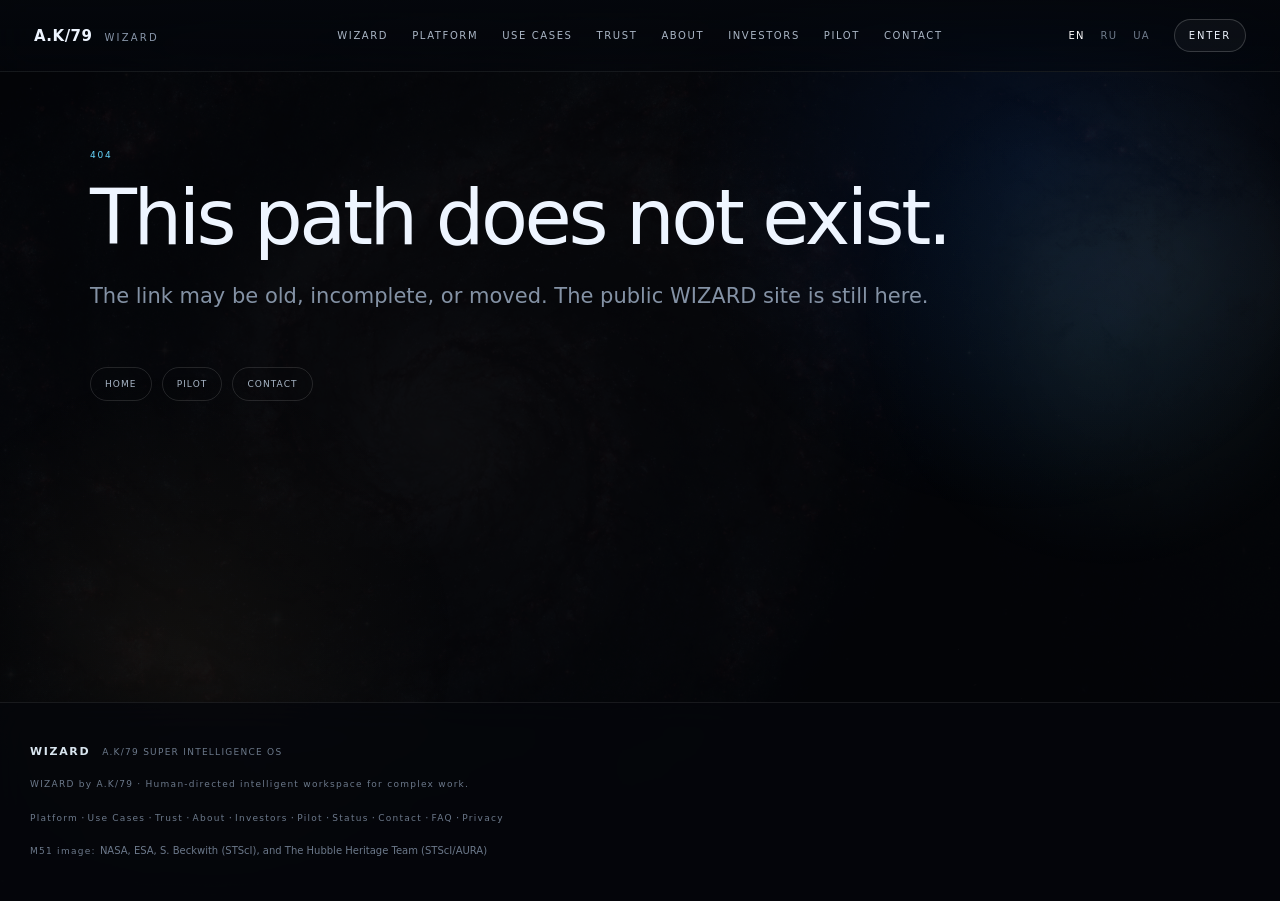
<file: 404/index.html>
<!DOCTYPE html><html lang="en" data-lang="en" translate="no" class="notranslate"><head><meta charSet="utf-8"/><meta name="viewport" content="width=device-width, initial-scale=1"/><link rel="stylesheet" href="/_next/static/chunks/0iq5x818bfavy.css" data-precedence="next"/><link rel="preload" as="script" fetchPriority="low" href="/_next/static/chunks/340ea0fwys4z5.js"/><script src="/_next/static/chunks/0v6qd3hxprdd2.js" async=""></script><script src="/_next/static/chunks/05tem0visqf24.js" async=""></script><script src="/_next/static/chunks/turbopack-2tfle12b84p8l.js" async=""></script><script src="/_next/static/chunks/1m31syuy1i5ck.js" async="" crossorigin=""></script><meta name="robots" content="noindex"/><title>WIZARD — A.K/79 SUPER INTELLIGENCE OS</title><meta name="description" content="WIZARD by A.K/79 connects research, decisions, creation and verification in a human-directed intelligent workspace for complex work."/><link rel="manifest" href="/manifest.webmanifest"/><meta name="robots" content="index, follow"/><meta name="google" content="notranslate"/><link rel="canonical" href="https://wizardak79.com/"/><meta property="og:title" content="WIZARD — A.K/79 SUPER INTELLIGENCE OS"/><meta property="og:description" content="From thought to possibility. From possibility to reality."/><meta property="og:url" content="https://wizardak79.com/"/><meta property="og:site_name" content="WIZARD"/><meta property="og:image" content="https://wizardak79.com/m51-deep.jpg"/><meta property="og:image:width" content="2560"/><meta property="og:image:height" content="1440"/><meta property="og:image:alt" content="WIZARD — A.K/79 SUPER INTELLIGENCE OS"/><meta property="og:type" content="website"/><meta name="twitter:card" content="summary_large_image"/><meta name="twitter:title" content="WIZARD — A.K/79 SUPER INTELLIGENCE OS"/><meta name="twitter:description" content="From thought to possibility. From possibility to reality."/><meta name="twitter:image" content="https://wizardak79.com/m51-deep.jpg"/><link rel="icon" href="/favicon.svg"/><script src="/_next/static/chunks/0cz1d0mv5g_q7.js" noModule=""></script></head><body><div hidden=""><!--$--><!--/$--></div><script type="application/ld+json">{"@context":"https://schema.org","@graph":[{"@type":"WebSite","@id":"https://wizardak79.com/#website","url":"https://wizardak79.com/","name":"WIZARD","description":"Human-directed intelligent workspace for complex work.","inLanguage":["en","ru","uk"]},{"@type":"SoftwareApplication","@id":"https://wizardak79.com/#product","name":"WIZARD","applicationCategory":"BusinessApplication","operatingSystem":"Web","url":"https://wizardak79.com/","description":"WIZARD connects research, decisions, creation and verification in a human-directed intelligent workspace.","creator":{"@type":"Organization","name":"A.K/79","url":"https://wizardak79.com/company/"}}]}</script><a class="skip-link" href="#main"><span class="localized-text"><span class="lang lang-en">Skip to content</span><span class="lang lang-ru">К содержанию</span><span class="lang lang-uk">До вмісту</span></span></a><header class="ak-header"><a class="ak-brand" href="/" aria-label="A.K/79 WIZARD home"><strong class="notranslate" translate="no" lang="en" data-ak79-brand="locked">A.K/79</strong><span class="notranslate" translate="no" lang="en" data-ak79-brand="locked">WIZARD</span></a><nav class="ak-nav" aria-label="Primary navigation">            <a href="/#wizard"><span class="notranslate" translate="no" lang="en" data-ak79-brand="locked">WIZARD</span></a><a href="/platform/"><span class="localized-text"><span class="lang lang-en">PLATFORM</span><span class="lang lang-ru">ПЛАТФОРМА</span><span class="lang lang-uk">ПЛАТФОРМА</span></span></a><a href="/use-cases/"><span class="localized-text"><span class="lang lang-en">USE CASES</span><span class="lang lang-ru">СЦЕНАРИИ</span><span class="lang lang-uk">СЦЕНАРІЇ</span></span></a><a href="/trust/"><span class="localized-text"><span class="lang lang-en">TRUST</span><span class="lang lang-ru">ДОВЕРИЕ</span><span class="lang lang-uk">ДОВІРА</span></span></a><a href="/company/"><span class="localized-text"><span class="lang lang-en">ABOUT</span><span class="lang lang-ru">О НАС</span><span class="lang lang-uk">ПРО НАС</span></span></a><a href="/investors/"><span class="localized-text"><span class="lang lang-en">INVESTORS</span><span class="lang lang-ru">ИНВЕСТОРАМ</span><span class="lang lang-uk">ІНВЕСТОРАМ</span></span></a><a href="/pilot/"><span class="localized-text"><span class="lang lang-en">PILOT</span><span class="lang lang-ru">ПИЛОТ</span><span class="lang lang-uk">ПІЛОТ</span></span></a><a href="/contact/"><span class="localized-text"><span class="lang lang-en">CONTACT</span><span class="lang lang-ru">КОНТАКТЫ</span><span class="lang lang-uk">КОНТАКТИ</span></span></a></nav><div class="ak-header-actions"><details class="ak-mobile-menu"><summary><span class="localized-text"><span class="lang lang-en">MENU</span><span class="lang lang-ru">МЕНЮ</span><span class="lang lang-uk">МЕНЮ</span></span></summary><nav class="ak-mobile-menu-panel" aria-label="Mobile navigation"><a href="/#wizard"><span class="notranslate" translate="no" lang="en" data-ak79-brand="locked">WIZARD</span></a><a href="/platform/"><span class="localized-text"><span class="lang lang-en">Platform</span><span class="lang lang-ru">Платформа</span><span class="lang lang-uk">Платформа</span></span></a><a href="/use-cases/"><span class="localized-text"><span class="lang lang-en">Use Cases</span><span class="lang lang-ru">Сценарии</span><span class="lang lang-uk">Сценарії</span></span></a><a href="/trust/"><span class="localized-text"><span class="lang lang-en">Trust</span><span class="lang lang-ru">Доверие</span><span class="lang lang-uk">Довіра</span></span></a><a href="/company/"><span class="localized-text"><span class="lang lang-en">About</span><span class="lang lang-ru">О нас</span><span class="lang lang-uk">Про нас</span></span></a><a href="/investors/"><span class="localized-text"><span class="lang lang-en">Investors</span><span class="lang lang-ru">Инвесторам</span><span class="lang lang-uk">Інвесторам</span></span></a><a href="/pilot/"><span class="localized-text"><span class="lang lang-en">Pilot</span><span class="lang lang-ru">Пилот</span><span class="lang lang-uk">Пілот</span></span></a><a href="/status/"><span class="localized-text"><span class="lang lang-en">Status</span><span class="lang lang-ru">Статус</span><span class="lang lang-uk">Статус</span></span></a><a href="/faq/"><span class="localized-text"><span class="lang lang-en">FAQ</span><span class="lang lang-ru">Вопросы</span><span class="lang lang-uk">Запитання</span></span></a><a href="/contact/"><span class="localized-text"><span class="lang lang-en">Contact</span><span class="lang lang-ru">Контакты</span><span class="lang lang-uk">Контакти</span></span></a><a href="/privacy/"><span class="localized-text"><span class="lang lang-en">Privacy</span><span class="lang lang-ru">Приватность</span><span class="lang lang-uk">Приватність</span></span></a></nav></details><div class="language-switcher" role="group" aria-label="Language"><button type="button" class="active" aria-pressed="true" aria-label="Language: EN">EN</button><button type="button" class="" aria-pressed="false" aria-label="Language: RU">RU</button><button type="button" class="" aria-pressed="false" aria-label="Language: UA">UA</button></div><a class="ak-enter" href="/#first-thought"><span class="localized-text"><span class="lang lang-en">ENTER</span><span class="lang lang-ru">ВОЙТИ</span><span class="lang lang-uk">УВІЙТИ</span></span></a></div></header><main id="main"><section class="section shell subpage not-found-page"><div class="subpage-glow" aria-hidden="true"></div><div class="section-head wide-head"><div class="kicker">404</div><h1><span class="localized-text"><span class="lang lang-en">This path does not exist.</span><span class="lang lang-ru">Такой страницы нет.</span><span class="lang lang-uk">Такої сторінки немає.</span></span></h1><p class="localized-text lead"><span class="lang lang-en">The link may be old, incomplete, or moved. The public WIZARD site is still here.</span><span class="lang lang-ru">Ссылка могла устареть, быть неполной или страница могла переехать. Публичный сайт WIZARD по-прежнему здесь.</span><span class="lang lang-uk">Посилання могло застаріти, бути неповним або сторінка могла переїхати. Публічний сайт WIZARD усе ще тут.</span></p></div><div class="ak-public-story-links"><a href="/"><span class="localized-text"><span class="lang lang-en">HOME</span><span class="lang lang-ru">ГЛАВНАЯ</span><span class="lang lang-uk">ГОЛОВНА</span></span></a><a href="/pilot/"><span class="localized-text"><span class="lang lang-en">PILOT</span><span class="lang lang-ru">ПИЛОТ</span><span class="lang lang-uk">ПІЛОТ</span></span></a><a href="/contact/"><span class="localized-text"><span class="lang lang-en">CONTACT</span><span class="lang lang-ru">КОНТАКТЫ</span><span class="lang lang-uk">КОНТАКТИ</span></span></a></div></section><!--$--><!--/$--></main><footer class="ak-footer"><div><strong class="notranslate" translate="no" lang="en" data-ak79-brand="locked">WIZARD</strong><span class="notranslate" translate="no" lang="en" data-ak79-brand="locked">A.K/79 SUPER INTELLIGENCE OS</span></div><p><span class="localized-text"><span class="lang lang-en">WIZARD by A.K/79 · Human-directed intelligent workspace for complex work.</span><span class="lang lang-ru">WIZARD by A.K/79 · Интеллектуальная рабочая среда для сложных задач под управлением человека.</span><span class="lang lang-uk">WIZARD by A.K/79 · Інтелектуальне робоче середовище для складних завдань під керуванням людини.</span></span></p><p><a href="/platform/"><span class="localized-text"><span class="lang lang-en">Platform</span><span class="lang lang-ru">Платформа</span><span class="lang lang-uk">Платформа</span></span></a> · <a href="/use-cases/"><span class="localized-text"><span class="lang lang-en">Use Cases</span><span class="lang lang-ru">Сценарии</span><span class="lang lang-uk">Сценарії</span></span></a> · <a href="/trust/"><span class="localized-text"><span class="lang lang-en">Trust</span><span class="lang lang-ru">Доверие</span><span class="lang lang-uk">Довіра</span></span></a> · <a href="/company/"><span class="localized-text"><span class="lang lang-en">About</span><span class="lang lang-ru">О нас</span><span class="lang lang-uk">Про нас</span></span></a> · <a href="/investors/"><span class="localized-text"><span class="lang lang-en">Investors</span><span class="lang lang-ru">Инвесторам</span><span class="lang lang-uk">Інвесторам</span></span></a> · <a href="/pilot/"><span class="localized-text"><span class="lang lang-en">Pilot</span><span class="lang lang-ru">Пилот</span><span class="lang lang-uk">Пілот</span></span></a> · <a href="/status/"><span class="localized-text"><span class="lang lang-en">Status</span><span class="lang lang-ru">Статус</span><span class="lang lang-uk">Статус</span></span></a> · <a href="/contact/"><span class="localized-text"><span class="lang lang-en">Contact</span><span class="lang lang-ru">Контакты</span><span class="lang lang-uk">Контакти</span></span></a> · <a href="/faq/"><span class="localized-text"><span class="lang lang-en">FAQ</span><span class="lang lang-ru">Вопросы</span><span class="lang lang-uk">Запитання</span></span></a> · <a href="/privacy/"><span class="localized-text"><span class="lang lang-en">Privacy</span><span class="lang lang-ru">Приватность</span><span class="lang lang-uk">Приватність</span></span></a></p><small><span class="localized-text"><span class="lang lang-en">M51 image: </span><span class="lang lang-ru">Изображение M51: </span><span class="lang lang-uk">Зображення M51: </span></span><a href="https://esahubble.org/images/heic0506a/" target="_blank" rel="noreferrer">NASA, ESA, S. Beckwith (STScI), and The Hubble Heritage Team (STScI/AURA)</a></small></footer><script src="/_next/static/chunks/340ea0fwys4z5.js" id="_R_" async=""></script><script>(self.__next_f=self.__next_f||[]).push([0])</script><script>self.__next_f.push([1,"1:\"$Sreact.fragment\"\nb:I[68027,[\"/_next/static/chunks/1m31syuy1i5ck.js\"],\"default\",1]\n:HL[\"/_next/static/chunks/0iq5x818bfavy.css\",\"style\"]\n9:X\n0:{\"P\":null,\"c\":[\"\",\"_not-found\",\"\"],\"q\":\"\",\"i\":false,\"f\":[[[\"\",{\"children\":[\"/_not-found\",{\"children\":[\"__PAGE__\",{},\"$undefined\",\"$undefined\",4608]},\"$undefined\",\"$undefined\",4608]},\"$undefined\",\"$undefined\",4624],[[\"$\",\"$1\",\"c\",{\"children\":[[[\"$\",\"link\",\"0\",{\"rel\":\"stylesheet\",\"href\":\"/_next/static/chunks/0iq5x818bfavy.css\",\"precedence\":\"next\",\"crossOrigin\":\"$undefined\",\"nonce\":\"$undefined\"}],[\"$\",\"script\",\"script-0\",{\"src\":\"/_next/static/chunks/1m31syuy1i5ck.js\",\"async\":true,\"nonce\":\"$undefined\"}]],[\"$\",\"html\",null,{\"lang\":\"en\",\"data-lang\":\"en\",\"translate\":\"no\",\"className\":\"notranslate\",\"suppressHydrationWarning\":true,\"children\":[\"$\",\"body\",null,{\"children\":[[\"$\",\"script\",null,{\"type\":\"application/ld+json\",\"dangerouslySetInnerHTML\":{\"__html\":\"{\\\"@context\\\":\\\"https://schema.org\\\",\\\"@graph\\\":[{\\\"@type\\\":\\\"WebSite\\\",\\\"@id\\\":\\\"https://wizardak79.com/#website\\\",\\\"url\\\":\\\"https://wizardak79.com/\\\",\\\"name\\\":\\\"WIZARD\\\",\\\"description\\\":\\\"Human-directed intelligent workspace for complex work.\\\",\\\"inLanguage\\\":[\\\"en\\\",\\\"ru\\\",\\\"uk\\\"]},{\\\"@type\\\":\\\"SoftwareApplication\\\",\\\"@id\\\":\\\"https://wizardak79.com/#product\\\",\\\"name\\\":\\\"WIZARD\\\",\\\"applicationCategory\\\":\\\"BusinessApplication\\\",\\\"operatingSystem\\\":\\\"Web\\\",\\\"url\\\":\\\"https://wizardak79.com/\\\",\\\"description\\\":\\\"WIZARD connects research, decisions, creation and verification in a human-directed intelligent workspace.\\\",\\\"creator\\\":{\\\"@type\\\":\\\"Organization\\\",\\\"name\\\":\\\"A.K/79\\\",\\\"url\\\":\\\"https://wizardak79.com/company/\\\"}}]}\"}}],[\"$\",\"a\",null,{\"className\":\"skip-link\",\"href\":\"#main\",\"children\":[\"$\",\"span\",null,{\"className\":\"localized-text\",\"children\":[[\"$\",\"span\",null,{\"className\":\"lang lang-en\",\"children\":\"Skip to content\"}],[\"$\",\"span\",null,{\"className\":\"lang lang-ru\",\"children\":\"К содержанию\"}],[\"$\",\"span\",null,{\"className\":\"lang lang-uk\",\"children\":\"До вмісту\"}]]}]}],[\"$\",\"header\",null,{\"className\":\"ak-header\",\"children\":[[\"$\",\"a\",null,{\"className\":\"ak-brand\",\"href\":\"/\",\"aria-label\":\"A.K/79 WIZARD home\",\"children\":[[\"$\",\"strong\",null,{\"className\":\"notranslate\",\"translate\":\"no\",\"lang\":\"en\",\"data-ak79-brand\":\"locked\",\"children\":\"A.K/79\"}],[\"$\",\"span\",null,{\"className\":\"notranslate\",\"translate\":\"no\",\"lang\":\"en\",\"data-ak79-brand\":\"locked\",\"children\":\"WIZARD\"}]]}],[\"$\",\"nav\",null,{\"className\":\"ak-nav\",\"aria-label\":\"Primary navigation\",\"children\":[\"            \",[\"$\",\"a\",null,{\"href\":\"/#wizard\",\"children\":[\"$\",\"span\",null,{\"className\":\"notranslate\",\"translate\":\"no\",\"lang\":\"en\",\"data-ak79-brand\":\"locked\",\"children\":\"WIZARD\"}]}],[\"$\",\"a\",null,{\"href\":\"/platform/\",\"children\":[\"$\",\"span\",null,{\"className\":\"localized-text\",\"children\":[[\"$\",\"span\",null,{\"className\":\"lang lang-en\",\"children\":\"PLATFORM\"}],[\"$\",\"span\",null,{\"className\":\"lang lang-ru\",\"children\":\"ПЛАТФОРМА\"}],[\"$\",\"span\",null,{\"className\":\"lang lang-uk\",\"children\":\"ПЛАТФОРМА\"}]]}]}],[\"$\",\"a\",null,{\"href\":\"/use-cases/\",\"children\":[\"$\",\"span\",null,{\"className\":\"localized-text\",\"children\":[[\"$\",\"span\",null,{\"className\":\"lang lang-en\",\"children\":\"USE CASES\"}],[\"$\",\"span\",null,{\"className\":\"lang lang-ru\",\"children\":\"СЦЕНАРИИ\"}],[\"$\",\"span\",null,{\"className\":\"lang lang-uk\",\"children\":\"СЦЕНАРІЇ\"}]]}]}],[\"$\",\"a\",null,{\"href\":\"/trust/\",\"children\":[\"$\",\"span\",null,{\"className\":\"localized-text\",\"children\":[[\"$\",\"span\",null,{\"className\":\"lang lang-en\",\"children\":\"TRUST\"}],[\"$\",\"span\",null,{\"className\":\"lang lang-ru\",\"children\":\"ДОВЕРИЕ\"}],[\"$\",\"span\",null,{\"className\":\"lang lang-uk\",\"children\":\"ДОВІРА\"}]]}]}],[\"$\",\"a\",null,{\"href\":\"/company/\",\"children\":[\"$\",\"span\",null,{\"className\":\"localized-text\",\"children\":[[\"$\",\"span\",null,{\"className\":\"lang lang-en\",\"children\":\"ABOUT\"}],[\"$\",\"span\",null,{\"className\":\"lang lang-ru\",\"children\":\"О НАС\"}],[\"$\",\"span\",null,{\"className\":\"lang lang-uk\",\"children\":\"ПРО НАС\"}]]}]}],[\"$\",\"a\",null,{\"href\":\"/investors/\",\"children\":[\"$\",\"span\",null,{\"className\":\"localized-text\",\"children\":[[\"$\",\"span\",null,{\"className\":\"lang lang-en\",\"children\":\"INVESTORS\"}],[\"$\",\"span\",null,{\"className\":\"lang lang-ru\",\"children\":\"ИНВЕСТОРАМ\"}],[\"$\",\"span\",null,{\"className\":\"lang lang-uk\",\"children\":\"ІНВЕСТОРАМ\"}]]}]}],[\"$\",\"a\",null,{\"href\":\"/pilot/\",\"children\":[\"$\",\"span\",null,{\"className\":\"localized-text\",\"children\":[[\"$\",\"span\",null,{\"className\":\"lang lang-en\",\"children\":\"PILOT\"}],[\"$\",\"span\",null,{\"className\":\"lang lang-ru\",\"children\":\"ПИЛОТ\"}],[\"$\",\"span\",null,{\"className\":\"lang lang-uk\",\"children\":\"ПІЛОТ\"}]]}]}],[\"$\",\"a\",null,{\"href\":\"/contact/\",\"children\":[\"$\",\"span\",null,{\"className\":\"localized-text\",\"children\":[[\"$\",\"span\",null,{\"className\":\"lang lang-en\",\"children\":\"CONTACT\"}],[\"$\",\"span\",null,{\"className\":\"lang lang-ru\",\"children\":\"КОНТАКТЫ\"}],[\"$\",\"span\",null,{\"className\":\"lang lang-uk\",\"children\":\"КОНТАКТИ\"}]]}]}]]}],[\"$\",\"div\",null,{\"className\":\"ak-header-actions\",\"children\":[\"$L2\",\"$L3\",\"$L4\"]}]]}],\"$L5\",\"$L6\"]}]}]]}],{\"children\":[\"$L7\",{\"children\":[\"$L8\",{},null,false,null]},null,false,\"$9\"]},null,false,null],\"$La\",false]],\"m\":\"$undefined\",\"G\":[\"$b\",[\"$Lc\"]],\"S\":true,\"h\":null,\"r\":\"$undefined\",\"s\":\"$undefined\",\"a\":\"$undefined\",\"l\":\"$undefined\",\"p\":\"$undefined\",\"d\":\"$undefined\",\"b\":\"hIfOSZiTNnZ9_TGrLv6p2\"}\nd:I[7783,[\"/_next/static/chunks/1m31syuy1i5ck.js\"],\"default\"]\ne:I[39756,[\"/_next/static/chunks/1m31syuy1i5ck.js\"],\"default\"]\nf:I[37457,[\"/_next/static/chunks/1m31syuy1i5ck.js\"],\"default\"]\n10:I[97367,[\"/_next/static/chunks/1m31syuy1i5ck.js\"],\"OutletBoundary\"]\n11:\"$Sreact.suspense\"\n13:I[97367,[\"/_next/static/chunks/1m31syuy1i5ck.js\"],\"ViewportBoundary\"]\n15:I[97367,[\"/_next/static/chunks/1m31syuy1i5ck.js\"],\"MetadataBoundary\"]\n2:[\"$\",\"details\",null,{\"className\":\"ak-mobile-menu\",\"children\":[[\"$\",\"summary\",null,{\"children\":[\"$\",\"span\",null,{\"className\":\"localized-text\",\"children\":[[\"$\",\"span\",null,{\"className\":\"lang lang-en\",\"children\":\"MENU\"}],[\"$\",\"span\",null,{\"className\":\"lang lang-ru\",\"children\":\"МЕНЮ\"}],[\"$\",\"span\",null,{\"className\":\"lang lang-uk\",\"children\":\"МЕНЮ\"}]]}]}],[\"$\",\"nav\",null,{\"className\":\"ak-mobile-menu-panel\",\"aria-label\":\"Mobile navigation\",\"children\":[[\"$\",\"a\",null,{\"href\":\"/#wizard\",\"children\":[\"$\",\"span\",null,{\"className\":\"notranslate\",\"translate\":\"no\",\"lang\":\"en\",\"data-ak79-brand\":\"locked\",\"children\":\"WIZARD\"}]}],[\"$\",\"a\",null,{\"href\":\"/platform/\",\"children\":[\"$\",\"span\",null,{\"className\":\"localized-text\",\"children\":[[\"$\",\"span\",null,{\"className\":\"lang lang-en\",\"children\":\"Platform\"}],[\"$\",\"span\",null,{\"className\":\"lang lang-ru\",\"children\":\"Платформа\"}],[\"$\",\"span\",null,{\"className\":\"lang lang-uk\",\"children\":\"Платформа\"}]]}]}],[\"$\",\"a\",null,{\"href\":\"/use-cases/\",\"children\":[\"$\",\"span\",null,{\"className\":\"localized-text\",\"children\":[[\"$\",\"span\",null,{\"className\":\"lang lang-en\",\"children\":\"Use Cases\"}],[\"$\",\"span\",null,{\"className\":\"lang lang-ru\",\"children\":\"Сценарии\"}],[\"$\",\"span\",null,{\"className\":\"lang lang-uk\",\"children\":\"Сценарії\"}]]}]}],[\"$\",\"a\",null,{\"href\":\"/trust/\",\"children\":[\"$\",\"span\",null,{\"className\":\"localized-text\",\"children\":[[\"$\",\"span\",null,{\"className\":\"lang lang-en\",\"children\":\"Trust\"}],[\"$\",\"span\",null,{\"className\":\"lang lang-ru\",\"children\":\"Доверие\"}],[\"$\",\"span\",null,{\"className\":\"lang lang-uk\",\"children\":\"Довіра\"}]]}]}],[\"$\",\"a\",null,{\"href\":\"/company/\",\"children\":[\"$\",\"span\",null,{\"className\":\"localized-text\",\"children\":[[\"$\",\"span\",null,{\"className\":\"lang lang-en\",\"children\":\"About\"}],[\"$\",\"span\",null,{\"className\":\"lang lang-ru\",\"children\":\"О нас\"}],[\"$\",\"span\",null,{\"className\":\"lang lang-uk\",\"children\":\"Про нас\"}]]}]}],[\"$\",\"a\",null,{\"href\":\"/investors/\",\"children\":[\"$\",\"span\",null,{\"className\":\"localized-text\",\"children\":[[\"$\",\"span\",null,{\"className\":\"lang lang-en\",\"children\":\"Investors\"}],[\"$\",\"span\",null,{\"className\":\"lang lang-ru\",\"children\":\"Инвесторам\"}],[\"$\",\"span\",null,{\"className\":\"lang lang-uk\",\"children\":\"Інвесторам\"}]]}]}],[\"$\",\"a\",null,{\"href\":\"/pilot/\",\"children\":[\"$\",\"span\",null,{\"className\":\"localized-text\",\"children\":[[\"$\",\"span\",null,{\"className\":\"lang lang-en\",\"children\":\"Pilot\"}],[\"$\",\"span\",null,{\"className\":\"lang lang-ru\",\"children\":\"Пилот\"}],[\"$\",\"span\",null,{\"className\":\"lang lang-uk\",\"children\":\"Пілот\"}]]}]}],[\"$\",\"a\",null,{\"href\":\"/status/\",\"children\":[\"$\",\"span\",null,{\"className\":\"localized-text\",\"children\":[[\"$\",\"span\",null,{\"className\":\"lang lang-en\",\"children\":\"Status\"}],[\"$\",\"span\",null,{\"className\":\"lang lang-ru\",\"children\":\"Статус\"}],[\"$\",\"span\",null,{\"className\":\"lang lang-uk\",\"children\":\"Статус\"}]]}]}],[\"$\",\"a\",null,{\"href\":\"/faq/\",\"children\":[\"$\",\"span\",null,{\"className\":\"localized-text\",\"children\":[[\"$\",\"span\",null,{\"className\":\"lang lang-en\",\"children\":\"FAQ\"}],[\"$\",\"span\",null,{\"className\":\"lang lang-ru\",\"children\":\"Вопросы\"}],[\"$\",\"span\",null,{\"className\":\"lang lang-uk\",\"children\":\"Запитання\"}]]}]}],[\"$\",\"a\",null,{\"href\":\"/contact/\",\"children\":[\"$\",\"span\",null,{\"className\":\"localized-text\",\"children\":[[\"$\",\"span\",null,{\"className\":\"lang lang-en\",\"children\":\"Contact\"}],[\"$\",\"span\",null,{\"className\":\"lang lang-ru\",\"children\":\"Контакты\"}],[\"$\",\"span\",null,{\"className\":\"lang lang-uk\",\"children\":\"Контакти\"}]]}]}],[\"$\",\"a\",null,{\"href\":\"/privacy/\",\"children\":[\"$\",\"span\",null,{\"className\":\"localized-text\",\"children\":[[\"$\",\"span\",null,{\"className\":\"lang lang-en\",\"children\":\"Privacy\"}],[\"$\",\"span\",null,{\"className\":\"lang lang-ru\",\"children\":\"Приватность\"}],[\"$\",\"span\",null,{\"className\":\"lang lang-uk\",\"children\":\"Приватність\"}]]}]}]]}]]}]\n3:[\"$\",\"$Ld\",null,{}]\n4:[\"$\",\"a\",null,{\"className\":\"ak-enter\",\"href\":\"/#first-thought\",\"children\":[\"$\",\"span\",null,{\"className\":\"localized-text\",\"children\":[[\"$\",\"span\",null,{\"className\":\"lang lang-en\",\"children\":\"ENTER\"}],[\"$\",\"span\",null,{\"className\":\"lang lang-ru\",\"children\":\"ВОЙТИ\"}],[\"$\",\"span\",null,{\"className\":\"lang lang-uk\",\"children\":\"УВІЙТИ\"}]]}]}]\n5:[\"$\",\"main\",null,{\"id\":\"main\",\"children\":[\"$\",\"$Le\",null,{\"parallelRouterKey\":\"children\",\"error\":\"$undefined\",\"errorStyles\":\"$undefined\",\"errorScripts\":\"$undefined\",\"template\":[\"$\",\"$Lf\",null,{}],\"templateStyles\":\"$undefined\",\"templateScripts\":\"$undefined\",\"notFound\":[[\"$\",\"section\",null,{\"className\":\"section shell subpage not-found-page\",\"children\":[[\"$\",\"div\",null,{\"className\":\"subpage-glow\",\"aria-hidden\":\"true\"}],[\"$\",\"div\",null,{\"className\":\"section-head wide-head\",\"children\":[[\"$\",\"div\",null,{\"className\":\"kicker\",\"children\":\"404\"}],[\"$\",\"h1\",null,{\"children\":[\"$\",\"span\",null,{\"className\":\"localized-text\",\"children\":[[\"$\",\"span\",null,{\"className\":\"lang lang-en\",\"children\":\"This path does not exist.\"}],[\"$\",\"span\",null,{\"className\":\"lang lang-ru\",\"children\":\"Такой страницы нет.\"}],[\"$\",\"span\",null,{\"className\":\"lang lang-uk\",\"children\":\"Такої сторінки немає.\"}]]}]}],[\"$\",\"p\",null,{\"className\":\"localized-text lead\",\"children\":[[\"$\",\"span\",null,{\"className\":\"lang lang-en\",\"children\":\"The link may be old, incomplete, or moved. The public WIZARD site is still here.\"}],[\"$\",\"span\",null,{\"className\":\"lang lang-ru\",\"children\":\"Ссылка могла устареть, быть неполной или страница могла переехать. Публичный сайт WIZARD по-прежнему здесь.\"}],[\"$\",\"span\",null,{\"className\":\"lang lang-uk\",\"children\":\"Посилання могло застаріти, бути неповним або сторінка могла переїхати. Публічний сайт WIZARD усе ще тут.\"}]]}]]}],[\"$\",\"div\",null,{\"className\":\"ak-public-story-links\",\"children\":[[\"$\",\"a\",null,{\"href\":\"/\",\"children\":[\"$\",\"span\",null,{\"className\":\"localized-text\",\"children\":[[\"$\",\"span\",null,{\"className\":\"lang lang-en\",\"children\":\"HOME\"}],[\"$\",\"span\",null,{\"className\":\"lang lang-ru\",\"children\":\"ГЛАВНАЯ\"}],[\"$\",\"span\",null,{\"className\":\"lang lang-uk\",\"children\":\"ГОЛОВНА\"}]]}]}],[\"$\",\"a\",null,{\"href\":\"/pilot/\",\"children\":[\"$\",\"span\",null,{\"className\":\"localized-text\",\"children\":[[\"$\",\"span\",null,{\"className\":\"lang lang-en\",\"children\":\"PILOT\"}],[\"$\",\"span\",null,{\"className\":\"lang lang-ru\",\"children\":\"ПИЛОТ\"}],[\"$\",\"span\",null,{\"className\":\"lang lang-uk\",\"children\":\"ПІЛОТ\"}]]}]}],[\"$\",\"a\",null,{\"href\":\"/contact/\",\"children\":[\"$\",\"span\",null,{\"className\":\"localized-text\",\"children\":[[\"$\",\"span\",null,{\"className\":\"lang lang-en\",\"children\":\"CONTACT\"}],[\"$\",\"span\",null,{\"className\":\"lang lang-ru\",\"children\":\"КОНТАКТЫ\"}],[\"$\",\"span\",null,{\"className\":\"lang lang-uk\",\"children\":\"КОНТАКТИ\"}]]}]}]]}]]}],[]],\"forbidden\":\"$undefined\",\"unauthorized\":\"$undefined\"}]}]\n6:[\"$\",\"footer\",null,{\"className\":\"ak-footer\",\"children\":[[\"$\",\"div\",null,{\"children\":[[\"$\",\"strong\",null,{\"className\":\"notranslate\",\"translate\":\"no\",\"lang\":\"en\",\"data-ak79-brand\":\"locked\",\"children\":\"WIZARD\"}],[\"$\",\"span\",null,{\"className\":\"notranslate\",\"translate\":\"no\",\"lang\":\"en\",\"data-ak79-brand\":\"locked\",\"children\":\"A.K/79 SUPER INTELLIGENCE OS\"}]]}],[\"$\",\"p\",null,{\"children\":[\"$\",\"span\",null,{\"className\":\"localized-text\",\"children\":[[\"$\",\"span\",null,{\"className\":\"lang lang-en\",\"children\":\"WIZARD by A.K/79 · Human-directed intelligent workspace for complex work.\"}],[\"$\",\"span\",null,{\"className\":\"lang lang-ru\",\"children\":\"WIZARD by A.K/79 · Интеллектуальная рабочая среда для сложных задач под управлением человека.\"}],[\"$\",\"span\",null,{\"className\":\"lang lang-uk\",\"children\":\"WIZARD by A.K/79 · Інтелектуальне робоче середовище для складних завдань під керуванням людини.\"}]]}]}],[\"$\",\"p\",null,{\"children\":[[\"$\",\"a\",null,{\"href\":\"/platform/\",\"children\":[\"$\",\"span\",null,{\"className\":\"localized-text\",\"children\":[[\"$\",\"span\",null,{\"className\":\"lang lang-en\",\"children\":\"Platform\"}],[\"$\",\"span\",null,{\"className\":\"lang lang-ru\",\"children\":\"Платформа\"}],[\"$\",\"span\",null,{\"className\":\"lang lang-uk\",\"children\":\"Платформа\"}]]}]}],\" · \",[\"$\",\"a\",null,{\"href\":\"/use-cases/\",\"children\":[\"$\",\"span\",null,{\"className\":\"localized-text\",\"children\":[[\"$\",\"span\",null,{\"className\":\"lang lang-en\",\"children\":\"Use Cases\"}],[\"$\",\"span\",null,{\"className\":\"lang lang-ru\",\"children\":\"Сценарии\"}],[\"$\",\"span\",null,{\"className\":\"lang lang-uk\",\"children\":\"Сценарії\"}]]}]}],\" · \",[\"$\",\"a\",null,{\"href\":\"/trust/\",\"children\":[\"$\",\"span\",null,{\"className\":\"localized-text\",\"children\":[[\"$\",\"span\",null,{\"className\":\"lang lang-en\",\"children\":\"Trust\"}],[\"$\",\"span\",null,{\"className\":\"lang lang-ru\",\"children\":\"Доверие\"}],[\"$\",\"span\",null,{\"className\":\"lang lang-uk\",\"children\":\"Довіра\"}]]}]}],\" · \",[\"$\",\"a\",null,{\"href\":\"/company/\",\"children\":[\"$\",\"span\",null,{\"className\":\"localized-text\",\"children\":[[\"$\",\"span\",null,{\"className\":\"lang lang-en\",\"children\":\"About\"}],[\"$\",\"span\",null,{\"className\":\"lang lang-ru\",\"children\":\"О нас\"}],[\"$\",\"span\",null,{\"className\":\"lang lang-uk\",\"children\":\"Про нас\"}]]}]}],\" · \",[\"$\",\"a\",null,{\"href\":\"/investors/\",\"children\":[\"$\",\"span\",null,{\"className\":\"localized-text\",\"children\":[[\"$\",\"span\",null,{\"className\":\"lang lang-en\",\"children\":\"Investors\"}],[\"$\",\"span\",null,{\"className\":\"lang lang-ru\",\"children\":\"Инвесторам\"}],[\"$\",\"span\",null,{\"className\":\"lang lang-uk\",\"children\":\"Інвесторам\"}]]}]}],\" · \",[\"$\",\"a\",null,{\"href\":\"/pilot/\",\"children\":[\"$\",\"span\",null,{\"className\":\"localized-text\",\"children\":[[\"$\",\"span\",null,{\"className\":\"lang lang-en\",\"children\":\"Pilot\"}],[\"$\",\"span\",null,{\"className\":\"lang lang-ru\",\"children\":\"Пилот\"}],[\"$\",\"span\",null,{\"className\":\"lang lang-uk\",\"children\":\"Пілот\"}]]}]}],\" · \",[\"$\",\"a\",null,{\"href\":\"/status/\",\"children\":[\"$\",\"span\",null,{\"className\":\"localized-text\",\"children\":[[\"$\",\"span\",null,{\"className\":\"lang lang-en\",\"children\":\"Status\"}],[\"$\",\"span\",null,{\"className\":\"lang lang-ru\",\"children\":\"Статус\"}],[\"$\",\"span\",null,{\"className\":\"lang lang-uk\",\"children\":\"Статус\"}]]}]}],\" · \",[\"$\",\"a\",null,{\"href\":\"/contact/\",\"children\":[\"$\",\"span\",null,{\"className\":\"localized-text\",\"children\":[[\"$\",\"span\",null,{\"className\":\"lang lang-en\",\"children\":\"Contact\"}],[\"$\",\"span\",null,{\"className\":\"lang lang-ru\",\"children\":\"Контакты\"}],[\"$\",\"span\",null,{\"className\":\"lang lang-uk\",\"children\":\"Контакти\"}]]}]}],\" · \",[\"$\",\"a\",null,{\"href\":\"/faq/\",\"children\":[\"$\",\"span\",null,{\"className\":\"localized-text\",\"children\":[[\"$\",\"span\",null,{\"className\":\"lang lang-en\",\"children\":\"FAQ\"}],[\"$\",\"span\",null,{\"className\":\"lang lang-ru\",\"children\":\"Вопросы\"}],[\"$\",\"span\",null,{\"className\":\"lang lang-uk\",\"children\":\"Запитання\"}]]}]}],\" · \",[\"$\",\"a\",null,{\"href\":\"/privacy/\",\"children\":[\"$\",\"span\",null,{\"className\":\"localized-text\",\"children\":[[\"$\",\"span\",null,{\"className\":\"lang lang-en\",\"children\":\"Privacy\"}],[\"$\",\"span\",null,{\"className\":\"lang lang-ru\",\"children\":\"Приватность\"}],[\"$\",\"span\",null,{\"className\":\"lang lang-uk\",\"children\":\"Приватність\"}]]}]}]]}],[\"$\",\"small\",null,{\"children\":[[\"$\",\"span\",null,{\"className\":\"localized-text\",\"children\":[[\"$\",\"span\",null,{\"className\":\"lang lang-en\",\"children\":\"M51 image: \"}],[\"$\",\"span\",null,{\"className\":\"lang lang-ru\",\"children\":\"Изображение M51: \"}],[\"$\",\"span\",null,{\"className\":\"lang lang-uk\",\"children\":\"Зображення M51: \"}]]}],[\"$\",\"a\",null,{\"href\":\"https://esahubble.org/images/heic0506a/\",\"target\":\"_blank\",\"rel\":\"noreferrer\",\"children\":\"NASA, ESA, S. Beckwith (STScI), and The Hubble Heritage Team (STScI/AURA)\"}]]}]]}]\n7:[\"$\",\"$1\",\"c\",{\"children\":[null,[\"$\",\"$Le\",null,{\"parallelRouterKey\":\"children\",\"error\":\"$undefined\",\"errorStyles\":\"$undefined\",\"errorScripts\":\"$undefined\",\"template\":[\"$\",\"$Lf\",null,{}],\"templateStyles\":\"$undefined\",\"templateScripts\":\"$undefined\",\"notFound\":\"$undefined\",\"forbidden\":\"$undefined\",\"unauthorized\":\"$undefined\"}]]}]\n8:[\"$\",\"$1\",\"c\",{\"children\":[[\"$\",\"section\",null,{\"className\":\"section shell subpage not-found-page\",\"children\":[[\"$\",\"div\",null,{\"className\":\"subpage-glow\",\"aria-hidden\":\"true\"}],[\"$\",\"div\",null,{\"className\":\"section-head wide-head\",\"children\":[[\"$\",\"div\",null,{\"className\":\"kicker\",\"children\":\"404\"}],[\"$\",\"h1\",null,{\"children\":[\"$\",\"span\",null,{\"className\":\"localized-text\",\"children\":[[\"$\",\"span\",null,{\"className\":\"lang lang-en\",\"children\":\"This path does not exist.\"}],[\"$\",\"span\",null,{\"className\":\"lang lang-ru\",\"children\":\"Такой страницы нет.\"}],[\"$\",\"span\",null,{\"className\":\"lang lang-uk\",\"children\":\"Такої сторінки немає.\"}]]}]}],[\"$\",\"p\",null,{\"className\":\"localized-text lead\",\"children\":[[\"$\",\"span\",null,{\"className\":\"lang lang-en\",\"children\":\"The link may be old, incomplete, or moved. The public WIZARD site is still here.\"}],[\"$\",\"span\",null,{\"className\":\"lang lang-ru\",\"children\":\"Ссылка могла устареть, быть неполной или страница могла переехать. Публичный сайт WIZARD по-прежнему здесь.\"}],[\"$\",\"span\",null,{\"className\":\"lang lang-uk\",\"children\":\"Посилання могло застаріти, бути неповним або сторінка могла переїхати. Публічний сайт WIZARD усе ще тут.\"}]]}]]}],[\"$\",\"div\",null,{\"className\":\"ak-public-story-links\",\"children\":[[\"$\",\"a\",null,{\"href\":\"/\",\"children\":[\"$\",\"span\",null,{\"className\":\"localized-text\",\"children\":[[\"$\",\"span\",null,{\"className\":\"lang lang-en\",\"children\":\"HOME\"}],[\"$\",\"span\",null,{\"className\":\"lang lang-ru\",\"children\":\"ГЛАВНАЯ\"}],[\"$\",\"span\",null,{\"className\":\"lang lang-uk\",\"children\":\"ГОЛОВНА\"}]]}]}],[\"$\",\"a\",null,{\"href\":\"/pilot/\",\"children\":[\"$\",\"span\",null,{\"className\":\"localized-text\",\"children\":[[\"$\",\"span\",null,{\"className\":\"lang lang-en\",\"children\":\"PILOT\"}],[\"$\",\"span\",null,{\"className\":\"lang lang-ru\",\"children\":\"ПИЛОТ\"}],[\"$\",\"span\",null,{\"className\":\"lang lang-uk\",\"children\":\"ПІЛОТ\"}]]}]}],[\"$\",\"a\",null,{\"href\":\"/contact/\",\"children\":[\"$\",\"span\",null,{\"className\":\"localized-text\",\"children\":[[\"$\",\"span\",null,{\"className\":\"lang lang-en\",\"children\":\"CONTACT\"}],[\"$\",\"span\",null,{\"className\":\"lang lang-ru\",\"children\":\"КОНТАКТЫ\"}],[\"$\",\"span\",null,{\"className\":\"lang lang-uk\",\"children\":\"КОНТАКТИ\"}]]}]}]]}]]}],null,[\"$\",\"$L10\",null,{\"children\":[\"$\",\"$11\",null,{\"name\":\"Next.MetadataOutlet\",\"children\":\"$@12\"}]}]]}]\na:[\"$\",\"$1\",\"h\",{\"children\":[[\"$\",\"meta\",null,{\"name\":\"robots\",\"content\":\"noindex\"}],[\"$\",\"$L13\",null,{\"children\":\"$L14\"}],[\"$\",\"div\",null,{\"hidden\":true,\"children\":[\"$\",\"$L15\",null,{\"children\":[\"$\",\"$11\",null,{\"name\":\"Next.Metadata\",\"children\":\"$L16\"}]}]}],null]}]\nc:[\"$\",\"link\",\"0\",{\"rel\":\"stylesheet\",\"href\":\"/_next/static/chunks/0iq5x818bfavy.css\",\"precedence\":\"next\",\"crossOrigin\":\"$undefined\",\"nonce\":\"$undefined\"}]\n9:C\n14:[[\"$\",\"meta\",\"0\",{\"charSet\":\"utf-8\"}],[\"$\",\"meta\",\"1\",{\"name\":\"viewport\",\"content\":\"width=device-width, initial-scale=1\"}]]\n17:I[27201,[\"/_next/static/chunks/1m31syuy1i5ck.js\"],\"IconMark\"]\n12:null\n16:[[\"$\",\"title\",\"0\",{\"children\":\"WIZARD — A.K/79 SUPER INTELLIGENCE OS\"}],[\"$\",\"meta\",\"1\",{\"name\":\"description\",\"content\":\"WIZARD by A.K/79 connects research, decisions, creation and verification in a human-directed intelligent workspace for complex work.\"}],[\"$\",\"link\",\"2\",{\"rel\":\"manifest\",\"href\":\"/manifest.webmanifest\",\"crossOrigin\":\"$undefined\"}],[\"$\",\"meta\",\"3\",{\"name\":\"robots\",\"content\":\"index, follow\"}],[\"$\",\"meta\",\"4\",{\"name\":\"google\",\"content\":\"notranslate\"}],[\"$\",\"link\",\"5\",{\"rel\":\"canonical\",\"href\":\"https://wizardak79.com/\"}],[\"$\",\"meta\",\"6\",{\"property\":\"og:title\",\"content\":\"WIZARD — A.K/79 SUPER INTELLIGENCE OS\"}],[\"$\",\"meta\",\"7\",{\"property\":\"og:description\",\"content\":\"From thought to possibility. From possibility to reality.\"}],[\"$\",\"meta\",\"8\",{\"property\":\"og:url\",\"content\":\"https://wizardak79.com/\"}],[\"$\",\"meta\",\"9\",{\"property\":\"og:site_name\",\"content\":\"WIZARD\"}],[\"$\",\"meta\",\"10\",{\"property\":\"og:image\",\"content\":\"https://wizardak79.com/m51-deep.jpg\"}],[\"$\",\"meta\",\"11\",{\"property\":\"og:image:width\",\"content\":\"2560\"}],[\"$\",\"meta\",\"12\",{\"property\":\"og:image:height\",\"content\":\"1440\"}],[\"$\",\"meta\",\"13\",{\"property\":\"og:image:alt\",\"content\":\"WIZARD — A.K/79 SUPER INTELLIGENCE OS\"}],[\"$\",\"meta\",\"14\",{\"property\":\"og:type\",\"content\":\"website\"}],[\"$\",\"meta\",\"15\",{\"name\":\"twitter:card\",\"content\":\"summary_large_image\"}],[\"$\",\"meta\",\"16\",{\"name\":\"twitter:title\",\"content\":\"WIZARD — A.K/79 SUPER INTELLIGENCE OS\"}],[\"$\",\"meta\",\"17\",{\"name\":\"twitter:description\",\"content\":\"From thought to possibility. From possibility to reality.\"}],[\"$\",\"meta\",\"18\",{\"name\":\"twitter:image\",\"content\":\"https://wizardak79.com/m51-deep.jpg\"}],[\"$\",\"link\",\"19\",{\"rel\":\"icon\",\"href\":\"/favicon.svg\"}],[\"$\",\"$L17\",\"20\",{}]]\n"])</script></body></html>
</file>
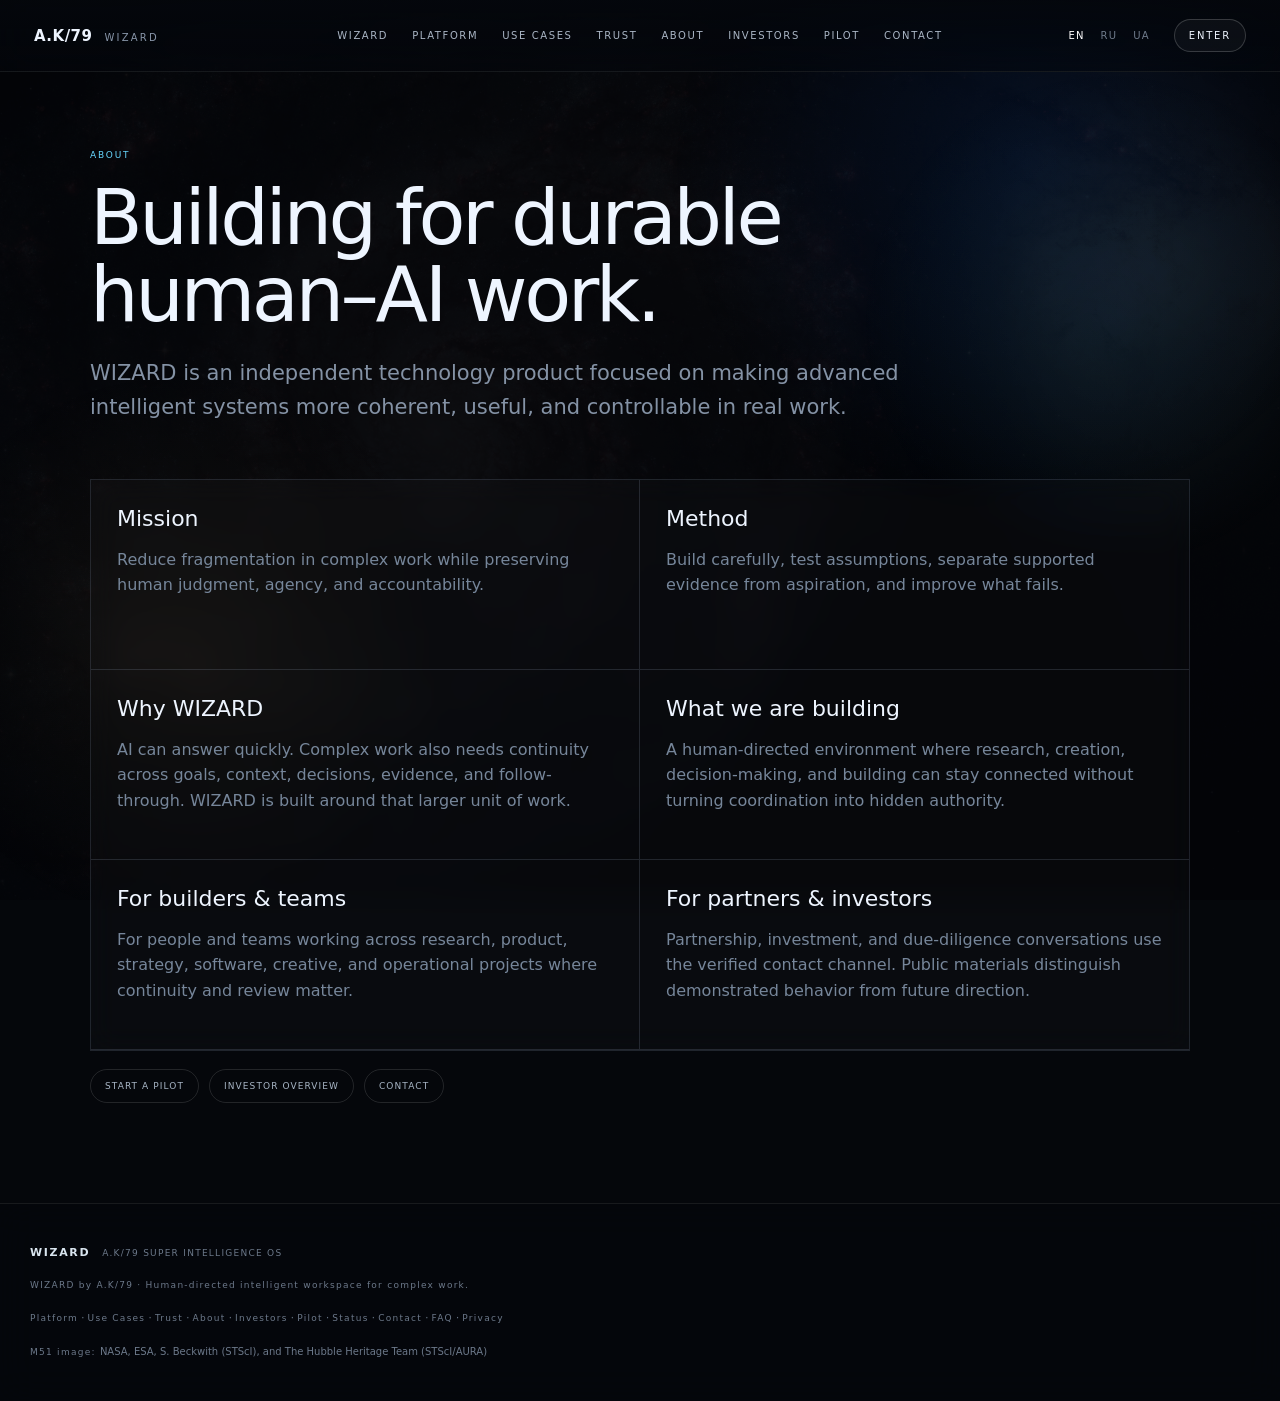
<file: company/index.html>
<!DOCTYPE html><html lang="en" data-lang="en" translate="no" class="notranslate"><head><meta charSet="utf-8"/><meta name="viewport" content="width=device-width, initial-scale=1"/><link rel="stylesheet" href="/_next/static/chunks/0iq5x818bfavy.css" data-precedence="next"/><link rel="preload" as="script" fetchPriority="low" href="/_next/static/chunks/340ea0fwys4z5.js"/><script src="/_next/static/chunks/0v6qd3hxprdd2.js" async=""></script><script src="/_next/static/chunks/05tem0visqf24.js" async=""></script><script src="/_next/static/chunks/turbopack-2tfle12b84p8l.js" async=""></script><script src="/_next/static/chunks/1m31syuy1i5ck.js" async="" crossorigin=""></script><title>About — A.K/79</title><meta name="description" content="What WIZARD is building: coherent human–AI work with human authority, visible uncertainty, and verifiable outcomes."/><link rel="manifest" href="/manifest.webmanifest"/><meta name="robots" content="index, follow"/><meta name="google" content="notranslate"/><link rel="canonical" href="https://wizardak79.com/company/"/><meta property="og:title" content="WIZARD — A.K/79 SUPER INTELLIGENCE OS"/><meta property="og:description" content="From thought to possibility. From possibility to reality."/><meta property="og:url" content="https://wizardak79.com/"/><meta property="og:site_name" content="WIZARD"/><meta property="og:image" content="https://wizardak79.com/m51-deep.jpg"/><meta property="og:image:width" content="2560"/><meta property="og:image:height" content="1440"/><meta property="og:image:alt" content="WIZARD — A.K/79 SUPER INTELLIGENCE OS"/><meta property="og:type" content="website"/><meta name="twitter:card" content="summary_large_image"/><meta name="twitter:title" content="WIZARD — A.K/79 SUPER INTELLIGENCE OS"/><meta name="twitter:description" content="From thought to possibility. From possibility to reality."/><meta name="twitter:image" content="https://wizardak79.com/m51-deep.jpg"/><link rel="icon" href="/favicon.svg"/><script src="/_next/static/chunks/0cz1d0mv5g_q7.js" noModule=""></script></head><body><div hidden=""><!--$--><!--/$--></div><script type="application/ld+json">{"@context":"https://schema.org","@graph":[{"@type":"WebSite","@id":"https://wizardak79.com/#website","url":"https://wizardak79.com/","name":"WIZARD","description":"Human-directed intelligent workspace for complex work.","inLanguage":["en","ru","uk"]},{"@type":"SoftwareApplication","@id":"https://wizardak79.com/#product","name":"WIZARD","applicationCategory":"BusinessApplication","operatingSystem":"Web","url":"https://wizardak79.com/","description":"WIZARD connects research, decisions, creation and verification in a human-directed intelligent workspace.","creator":{"@type":"Organization","name":"A.K/79","url":"https://wizardak79.com/company/"}}]}</script><a class="skip-link" href="#main"><span class="localized-text"><span class="lang lang-en">Skip to content</span><span class="lang lang-ru">К содержанию</span><span class="lang lang-uk">До вмісту</span></span></a><header class="ak-header"><a class="ak-brand" href="/" aria-label="A.K/79 WIZARD home"><strong class="notranslate" translate="no" lang="en" data-ak79-brand="locked">A.K/79</strong><span class="notranslate" translate="no" lang="en" data-ak79-brand="locked">WIZARD</span></a><nav class="ak-nav" aria-label="Primary navigation">            <a href="/#wizard"><span class="notranslate" translate="no" lang="en" data-ak79-brand="locked">WIZARD</span></a><a href="/platform/"><span class="localized-text"><span class="lang lang-en">PLATFORM</span><span class="lang lang-ru">ПЛАТФОРМА</span><span class="lang lang-uk">ПЛАТФОРМА</span></span></a><a href="/use-cases/"><span class="localized-text"><span class="lang lang-en">USE CASES</span><span class="lang lang-ru">СЦЕНАРИИ</span><span class="lang lang-uk">СЦЕНАРІЇ</span></span></a><a href="/trust/"><span class="localized-text"><span class="lang lang-en">TRUST</span><span class="lang lang-ru">ДОВЕРИЕ</span><span class="lang lang-uk">ДОВІРА</span></span></a><a href="/company/"><span class="localized-text"><span class="lang lang-en">ABOUT</span><span class="lang lang-ru">О НАС</span><span class="lang lang-uk">ПРО НАС</span></span></a><a href="/investors/"><span class="localized-text"><span class="lang lang-en">INVESTORS</span><span class="lang lang-ru">ИНВЕСТОРАМ</span><span class="lang lang-uk">ІНВЕСТОРАМ</span></span></a><a href="/pilot/"><span class="localized-text"><span class="lang lang-en">PILOT</span><span class="lang lang-ru">ПИЛОТ</span><span class="lang lang-uk">ПІЛОТ</span></span></a><a href="/contact/"><span class="localized-text"><span class="lang lang-en">CONTACT</span><span class="lang lang-ru">КОНТАКТЫ</span><span class="lang lang-uk">КОНТАКТИ</span></span></a></nav><div class="ak-header-actions"><details class="ak-mobile-menu"><summary><span class="localized-text"><span class="lang lang-en">MENU</span><span class="lang lang-ru">МЕНЮ</span><span class="lang lang-uk">МЕНЮ</span></span></summary><nav class="ak-mobile-menu-panel" aria-label="Mobile navigation"><a href="/#wizard"><span class="notranslate" translate="no" lang="en" data-ak79-brand="locked">WIZARD</span></a><a href="/platform/"><span class="localized-text"><span class="lang lang-en">Platform</span><span class="lang lang-ru">Платформа</span><span class="lang lang-uk">Платформа</span></span></a><a href="/use-cases/"><span class="localized-text"><span class="lang lang-en">Use Cases</span><span class="lang lang-ru">Сценарии</span><span class="lang lang-uk">Сценарії</span></span></a><a href="/trust/"><span class="localized-text"><span class="lang lang-en">Trust</span><span class="lang lang-ru">Доверие</span><span class="lang lang-uk">Довіра</span></span></a><a href="/company/"><span class="localized-text"><span class="lang lang-en">About</span><span class="lang lang-ru">О нас</span><span class="lang lang-uk">Про нас</span></span></a><a href="/investors/"><span class="localized-text"><span class="lang lang-en">Investors</span><span class="lang lang-ru">Инвесторам</span><span class="lang lang-uk">Інвесторам</span></span></a><a href="/pilot/"><span class="localized-text"><span class="lang lang-en">Pilot</span><span class="lang lang-ru">Пилот</span><span class="lang lang-uk">Пілот</span></span></a><a href="/status/"><span class="localized-text"><span class="lang lang-en">Status</span><span class="lang lang-ru">Статус</span><span class="lang lang-uk">Статус</span></span></a><a href="/faq/"><span class="localized-text"><span class="lang lang-en">FAQ</span><span class="lang lang-ru">Вопросы</span><span class="lang lang-uk">Запитання</span></span></a><a href="/contact/"><span class="localized-text"><span class="lang lang-en">Contact</span><span class="lang lang-ru">Контакты</span><span class="lang lang-uk">Контакти</span></span></a><a href="/privacy/"><span class="localized-text"><span class="lang lang-en">Privacy</span><span class="lang lang-ru">Приватность</span><span class="lang lang-uk">Приватність</span></span></a></nav></details><div class="language-switcher" role="group" aria-label="Language"><button type="button" class="active" aria-pressed="true" aria-label="Language: EN">EN</button><button type="button" class="" aria-pressed="false" aria-label="Language: RU">RU</button><button type="button" class="" aria-pressed="false" aria-label="Language: UA">UA</button></div><a class="ak-enter" href="/#first-thought"><span class="localized-text"><span class="lang lang-en">ENTER</span><span class="lang lang-ru">ВОЙТИ</span><span class="lang lang-uk">УВІЙТИ</span></span></a></div></header><main id="main"><section class="section shell subpage"><div class="subpage-glow" aria-hidden="true"></div><div class="section-head wide-head"><div class="kicker"><span class="localized-text"><span class="lang lang-en">About</span><span class="lang lang-ru">О нас</span><span class="lang lang-uk">Про нас</span></span></div><h1><span class="localized-text"><span class="lang lang-en">Building for durable human–AI work.</span><span class="lang lang-ru">Создаём среду для устойчивой совместной работы человека и ИИ.</span><span class="lang lang-uk">Створюємо середовище для стійкої спільної роботи людини та ШІ.</span></span></h1><p class="localized-text lead"><span class="lang lang-en">WIZARD is an independent technology product focused on making advanced intelligent systems more coherent, useful, and controllable in real work.</span><span class="lang lang-ru">WIZARD — независимый технологический продукт, цель которого — сделать продвинутые интеллектуальные системы более цельными, полезными и контролируемыми в реальной работе.</span><span class="lang lang-uk">WIZARD — незалежний технологічний продукт, мета якого — зробити просунуті інтелектуальні системи більш цілісними, корисними та контрольованими в реальній роботі.</span></p></div><div class="panel-grid"><article class="panel interactive-card"><strong><span class="localized-text"><span class="lang lang-en">Mission</span><span class="lang lang-ru">Миссия</span><span class="lang lang-uk">Місія</span></span></strong><p class="localized-text"><span class="lang lang-en">Reduce fragmentation in complex work while preserving human judgment, agency, and accountability.</span><span class="lang lang-ru">Снижать фрагментацию сложной работы, сохраняя человеческое суждение, субъектность и ответственность.</span><span class="lang lang-uk">Зменшувати фрагментацію складної роботи, зберігаючи людське судження, суб’єктність і відповідальність.</span></p></article><article class="panel interactive-card"><strong><span class="localized-text"><span class="lang lang-en">Method</span><span class="lang lang-ru">Метод</span><span class="lang lang-uk">Метод</span></span></strong><p class="localized-text"><span class="lang lang-en">Build carefully, test assumptions, separate supported evidence from aspiration, and improve what fails.</span><span class="lang lang-ru">Строить аккуратно, проверять допущения, отделять подтверждённое от желаемого и улучшать то, что не работает.</span><span class="lang lang-uk">Будувати обережно, перевіряти припущення, відділяти підтверджене від бажаного та покращувати те, що не працює.</span></p></article><article class="panel interactive-card"><strong><span class="localized-text"><span class="lang lang-en">Why WIZARD</span><span class="lang lang-ru">Зачем WIZARD</span><span class="lang lang-uk">Навіщо WIZARD</span></span></strong><p class="localized-text"><span class="lang lang-en">AI can answer quickly. Complex work also needs continuity across goals, context, decisions, evidence, and follow-through. WIZARD is built around that larger unit of work.</span><span class="lang lang-ru">ИИ умеет отвечать быстро. Но сложной работе нужна ещё непрерывность между целями, контекстом, решениями, доказательствами и дальнейшими действиями. WIZARD строится вокруг этой более крупной единицы работы.</span><span class="lang lang-uk">ШІ вміє відповідати швидко. Але складній роботі потрібна ще безперервність між цілями, контекстом, рішеннями, доказами та подальшими діями. WIZARD будується навколо цієї більшої одиниці роботи.</span></p></article><article class="panel interactive-card"><strong><span class="localized-text"><span class="lang lang-en">What we are building</span><span class="lang lang-ru">Что мы создаём</span><span class="lang lang-uk">Що ми створюємо</span></span></strong><p class="localized-text"><span class="lang lang-en">A human-directed environment where research, creation, decision-making, and building can stay connected without turning coordination into hidden authority.</span><span class="lang lang-ru">Управляемую человеком среду, где исследование, создание, принятие решений и реализация остаются связанными, а координация не превращается в скрытые полномочия.</span><span class="lang lang-uk">Кероване людиною середовище, де дослідження, створення, ухвалення рішень і реалізація залишаються пов’язаними, а координація не перетворюється на приховані повноваження.</span></p></article><article class="panel interactive-card"><strong><span class="localized-text"><span class="lang lang-en">For builders &amp; teams</span><span class="lang lang-ru">Для создателей и команд</span><span class="lang lang-uk">Для творців і команд</span></span></strong><p class="localized-text"><span class="lang lang-en">For people and teams working across research, product, strategy, software, creative, and operational projects where continuity and review matter.</span><span class="lang lang-ru">Для людей и команд, работающих с исследованиями, продуктами, стратегией, программным обеспечением, творческими и операционными проектами, где важны непрерывность и проверка.</span><span class="lang lang-uk">Для людей і команд, що працюють із дослідженнями, продуктами, стратегією, програмним забезпеченням, творчими та операційними проєктами, де важливі безперервність і перевірка.</span></p></article><article class="panel interactive-card"><strong><span class="localized-text"><span class="lang lang-en">For partners &amp; investors</span><span class="lang lang-ru">Для партнёров и инвесторов</span><span class="lang lang-uk">Для партнерів та інвесторів</span></span></strong><p class="localized-text"><span class="lang lang-en">Partnership, investment, and due-diligence conversations use the verified contact channel. Public materials distinguish demonstrated behavior from future direction.</span><span class="lang lang-ru">Партнёрские, инвестиционные и due-diligence обращения идут через проверенный канал связи. Публичные материалы отделяют продемонстрированное поведение продукта от будущего направления.</span><span class="lang lang-uk">Партнерські, інвестиційні та due-diligence звернення проходять через перевірений канал зв’язку. Публічні матеріали відділяють продемонстровану поведінку продукту від майбутнього напряму.</span></p></article></div><div class="ak-public-story-links"><a href="/pilot/"><span class="localized-text"><span class="lang lang-en">START A PILOT</span><span class="lang lang-ru">НАЧАТЬ ПИЛОТ</span><span class="lang lang-uk">ПОЧАТИ ПІЛОТ</span></span></a><a href="/investors/"><span class="localized-text"><span class="lang lang-en">INVESTOR OVERVIEW</span><span class="lang lang-ru">ИНФОРМАЦИЯ ДЛЯ ИНВЕСТОРОВ</span><span class="lang lang-uk">ІНФОРМАЦІЯ ДЛЯ ІНВЕСТОРІВ</span></span></a><a href="/contact/"><span class="localized-text"><span class="lang lang-en">CONTACT</span><span class="lang lang-ru">КОНТАКТЫ</span><span class="lang lang-uk">КОНТАКТИ</span></span></a></div></section><!--$--><!--/$--></main><footer class="ak-footer"><div><strong class="notranslate" translate="no" lang="en" data-ak79-brand="locked">WIZARD</strong><span class="notranslate" translate="no" lang="en" data-ak79-brand="locked">A.K/79 SUPER INTELLIGENCE OS</span></div><p><span class="localized-text"><span class="lang lang-en">WIZARD by A.K/79 · Human-directed intelligent workspace for complex work.</span><span class="lang lang-ru">WIZARD by A.K/79 · Интеллектуальная рабочая среда для сложных задач под управлением человека.</span><span class="lang lang-uk">WIZARD by A.K/79 · Інтелектуальне робоче середовище для складних завдань під керуванням людини.</span></span></p><p><a href="/platform/"><span class="localized-text"><span class="lang lang-en">Platform</span><span class="lang lang-ru">Платформа</span><span class="lang lang-uk">Платформа</span></span></a> · <a href="/use-cases/"><span class="localized-text"><span class="lang lang-en">Use Cases</span><span class="lang lang-ru">Сценарии</span><span class="lang lang-uk">Сценарії</span></span></a> · <a href="/trust/"><span class="localized-text"><span class="lang lang-en">Trust</span><span class="lang lang-ru">Доверие</span><span class="lang lang-uk">Довіра</span></span></a> · <a href="/company/"><span class="localized-text"><span class="lang lang-en">About</span><span class="lang lang-ru">О нас</span><span class="lang lang-uk">Про нас</span></span></a> · <a href="/investors/"><span class="localized-text"><span class="lang lang-en">Investors</span><span class="lang lang-ru">Инвесторам</span><span class="lang lang-uk">Інвесторам</span></span></a> · <a href="/pilot/"><span class="localized-text"><span class="lang lang-en">Pilot</span><span class="lang lang-ru">Пилот</span><span class="lang lang-uk">Пілот</span></span></a> · <a href="/status/"><span class="localized-text"><span class="lang lang-en">Status</span><span class="lang lang-ru">Статус</span><span class="lang lang-uk">Статус</span></span></a> · <a href="/contact/"><span class="localized-text"><span class="lang lang-en">Contact</span><span class="lang lang-ru">Контакты</span><span class="lang lang-uk">Контакти</span></span></a> · <a href="/faq/"><span class="localized-text"><span class="lang lang-en">FAQ</span><span class="lang lang-ru">Вопросы</span><span class="lang lang-uk">Запитання</span></span></a> · <a href="/privacy/"><span class="localized-text"><span class="lang lang-en">Privacy</span><span class="lang lang-ru">Приватность</span><span class="lang lang-uk">Приватність</span></span></a></p><small><span class="localized-text"><span class="lang lang-en">M51 image: </span><span class="lang lang-ru">Изображение M51: </span><span class="lang lang-uk">Зображення M51: </span></span><a href="https://esahubble.org/images/heic0506a/" target="_blank" rel="noreferrer">NASA, ESA, S. Beckwith (STScI), and The Hubble Heritage Team (STScI/AURA)</a></small></footer><script src="/_next/static/chunks/340ea0fwys4z5.js" id="_R_" async=""></script><script>(self.__next_f=self.__next_f||[]).push([0])</script><script>self.__next_f.push([1,"1:\"$Sreact.fragment\"\nc:I[68027,[\"/_next/static/chunks/1m31syuy1i5ck.js\"],\"default\",1]\n:HL[\"/_next/static/chunks/0iq5x818bfavy.css\",\"style\"]\na:X\n0:{\"P\":null,\"c\":[\"\",\"company\",\"\"],\"q\":\"\",\"i\":false,\"f\":[[[\"\",{\"children\":[\"company\",{\"children\":[\"__PAGE__\",{},\"$undefined\",\"$undefined\",4608]},\"$undefined\",\"$undefined\",4608]},\"$undefined\",\"$undefined\",4624],[[\"$\",\"$1\",\"c\",{\"children\":[[[\"$\",\"link\",\"0\",{\"rel\":\"stylesheet\",\"href\":\"/_next/static/chunks/0iq5x818bfavy.css\",\"precedence\":\"next\",\"crossOrigin\":\"$undefined\",\"nonce\":\"$undefined\"}],[\"$\",\"script\",\"script-0\",{\"src\":\"/_next/static/chunks/1m31syuy1i5ck.js\",\"async\":true,\"nonce\":\"$undefined\"}]],[\"$\",\"html\",null,{\"lang\":\"en\",\"data-lang\":\"en\",\"translate\":\"no\",\"className\":\"notranslate\",\"suppressHydrationWarning\":true,\"children\":[\"$\",\"body\",null,{\"children\":[[\"$\",\"script\",null,{\"type\":\"application/ld+json\",\"dangerouslySetInnerHTML\":{\"__html\":\"{\\\"@context\\\":\\\"https://schema.org\\\",\\\"@graph\\\":[{\\\"@type\\\":\\\"WebSite\\\",\\\"@id\\\":\\\"https://wizardak79.com/#website\\\",\\\"url\\\":\\\"https://wizardak79.com/\\\",\\\"name\\\":\\\"WIZARD\\\",\\\"description\\\":\\\"Human-directed intelligent workspace for complex work.\\\",\\\"inLanguage\\\":[\\\"en\\\",\\\"ru\\\",\\\"uk\\\"]},{\\\"@type\\\":\\\"SoftwareApplication\\\",\\\"@id\\\":\\\"https://wizardak79.com/#product\\\",\\\"name\\\":\\\"WIZARD\\\",\\\"applicationCategory\\\":\\\"BusinessApplication\\\",\\\"operatingSystem\\\":\\\"Web\\\",\\\"url\\\":\\\"https://wizardak79.com/\\\",\\\"description\\\":\\\"WIZARD connects research, decisions, creation and verification in a human-directed intelligent workspace.\\\",\\\"creator\\\":{\\\"@type\\\":\\\"Organization\\\",\\\"name\\\":\\\"A.K/79\\\",\\\"url\\\":\\\"https://wizardak79.com/company/\\\"}}]}\"}}],[\"$\",\"a\",null,{\"className\":\"skip-link\",\"href\":\"#main\",\"children\":[\"$\",\"span\",null,{\"className\":\"localized-text\",\"children\":[[\"$\",\"span\",null,{\"className\":\"lang lang-en\",\"children\":\"Skip to content\"}],[\"$\",\"span\",null,{\"className\":\"lang lang-ru\",\"children\":\"К содержанию\"}],[\"$\",\"span\",null,{\"className\":\"lang lang-uk\",\"children\":\"До вмісту\"}]]}]}],[\"$\",\"header\",null,{\"className\":\"ak-header\",\"children\":[[\"$\",\"a\",null,{\"className\":\"ak-brand\",\"href\":\"/\",\"aria-label\":\"A.K/79 WIZARD home\",\"children\":[[\"$\",\"strong\",null,{\"className\":\"notranslate\",\"translate\":\"no\",\"lang\":\"en\",\"data-ak79-brand\":\"locked\",\"children\":\"A.K/79\"}],[\"$\",\"span\",null,{\"className\":\"notranslate\",\"translate\":\"no\",\"lang\":\"en\",\"data-ak79-brand\":\"locked\",\"children\":\"WIZARD\"}]]}],[\"$\",\"nav\",null,{\"className\":\"ak-nav\",\"aria-label\":\"Primary navigation\",\"children\":[\"            \",[\"$\",\"a\",null,{\"href\":\"/#wizard\",\"children\":[\"$\",\"span\",null,{\"className\":\"notranslate\",\"translate\":\"no\",\"lang\":\"en\",\"data-ak79-brand\":\"locked\",\"children\":\"WIZARD\"}]}],[\"$\",\"a\",null,{\"href\":\"/platform/\",\"children\":[\"$\",\"span\",null,{\"className\":\"localized-text\",\"children\":[[\"$\",\"span\",null,{\"className\":\"lang lang-en\",\"children\":\"PLATFORM\"}],[\"$\",\"span\",null,{\"className\":\"lang lang-ru\",\"children\":\"ПЛАТФОРМА\"}],[\"$\",\"span\",null,{\"className\":\"lang lang-uk\",\"children\":\"ПЛАТФОРМА\"}]]}]}],[\"$\",\"a\",null,{\"href\":\"/use-cases/\",\"children\":[\"$\",\"span\",null,{\"className\":\"localized-text\",\"children\":[[\"$\",\"span\",null,{\"className\":\"lang lang-en\",\"children\":\"USE CASES\"}],[\"$\",\"span\",null,{\"className\":\"lang lang-ru\",\"children\":\"СЦЕНАРИИ\"}],[\"$\",\"span\",null,{\"className\":\"lang lang-uk\",\"children\":\"СЦЕНАРІЇ\"}]]}]}],[\"$\",\"a\",null,{\"href\":\"/trust/\",\"children\":[\"$\",\"span\",null,{\"className\":\"localized-text\",\"children\":[[\"$\",\"span\",null,{\"className\":\"lang lang-en\",\"children\":\"TRUST\"}],[\"$\",\"span\",null,{\"className\":\"lang lang-ru\",\"children\":\"ДОВЕРИЕ\"}],[\"$\",\"span\",null,{\"className\":\"lang lang-uk\",\"children\":\"ДОВІРА\"}]]}]}],[\"$\",\"a\",null,{\"href\":\"/company/\",\"children\":[\"$\",\"span\",null,{\"className\":\"localized-text\",\"children\":[[\"$\",\"span\",null,{\"className\":\"lang lang-en\",\"children\":\"ABOUT\"}],[\"$\",\"span\",null,{\"className\":\"lang lang-ru\",\"children\":\"О НАС\"}],[\"$\",\"span\",null,{\"className\":\"lang lang-uk\",\"children\":\"ПРО НАС\"}]]}]}],[\"$\",\"a\",null,{\"href\":\"/investors/\",\"children\":[\"$\",\"span\",null,{\"className\":\"localized-text\",\"children\":[[\"$\",\"span\",null,{\"className\":\"lang lang-en\",\"children\":\"INVESTORS\"}],[\"$\",\"span\",null,{\"className\":\"lang lang-ru\",\"children\":\"ИНВЕСТОРАМ\"}],[\"$\",\"span\",null,{\"className\":\"lang lang-uk\",\"children\":\"ІНВЕСТОРАМ\"}]]}]}],[\"$\",\"a\",null,{\"href\":\"/pilot/\",\"children\":[\"$\",\"span\",null,{\"className\":\"localized-text\",\"children\":[[\"$\",\"span\",null,{\"className\":\"lang lang-en\",\"children\":\"PILOT\"}],[\"$\",\"span\",null,{\"className\":\"lang lang-ru\",\"children\":\"ПИЛОТ\"}],[\"$\",\"span\",null,{\"className\":\"lang lang-uk\",\"children\":\"ПІЛОТ\"}]]}]}],[\"$\",\"a\",null,{\"href\":\"/contact/\",\"children\":[\"$\",\"span\",null,{\"className\":\"localized-text\",\"children\":[[\"$\",\"span\",null,{\"className\":\"lang lang-en\",\"children\":\"CONTACT\"}],[\"$\",\"span\",null,{\"className\":\"lang lang-ru\",\"children\":\"КОНТАКТЫ\"}],[\"$\",\"span\",null,{\"className\":\"lang lang-uk\",\"children\":\"КОНТАКТИ\"}]]}]}]]}],[\"$\",\"div\",null,{\"className\":\"ak-header-actions\",\"children\":[[\"$\",\"details\",null,{\"className\":\"ak-mobile-menu\",\"children\":[\"$L2\",\"$L3\"]}],\"$L4\",\"$L5\"]}]]}],\"$L6\",\"$L7\"]}]}]]}],{\"children\":[\"$L8\",{\"children\":[\"$L9\",{},null,false,null]},null,false,\"$a\"]},null,false,null],\"$Lb\",false]],\"m\":\"$undefined\",\"G\":[\"$c\",[\"$Ld\"]],\"S\":true,\"h\":null,\"r\":\"$undefined\",\"s\":\"$undefined\",\"a\":\"$undefined\",\"l\":\"$undefined\",\"p\":\"$undefined\",\"d\":\"$undefined\",\"b\":\"hIfOSZiTNnZ9_TGrLv6p2\"}\ne:I[7783,[\"/_next/static/chunks/1m31syuy1i5ck.js\"],\"default\"]\nf:I[39756,[\"/_next/static/chunks/1m31syuy1i5ck.js\"],\"default\"]\n10:I[37457,[\"/_next/static/chunks/1m31syuy1i5ck.js\"],\"default\"]\n18:I[97367,[\"/_next/static/chunks/1m31syuy1i5ck.js\"],\"ViewportBoundary\"]\n1a:I[97367,[\"/_next/static/chunks/1m31syuy1i5ck.js\"],\"MetadataBoundary\"]\n1b:\"$Sreact.suspense\"\n2:[\"$\",\"summary\",null,{\"children\":[\"$\",\"span\",null,{\"className\":\"localized-text\",\"children\":[[\"$\",\"span\",null,{\"className\":\"lang lang-en\",\"children\":\"MENU\"}],[\"$\",\"span\",null,{\"className\":\"lang lang-ru\",\"children\":\"МЕНЮ\"}],[\"$\",\"span\",null,{\"className\":\"lang lang-uk\",\"children\":\"МЕНЮ\"}]]}]}]\n3:[\"$\",\"nav\",null,{\"className\":\"ak-mobile-menu-panel\",\"aria-label\":\"Mobile navigation\",\"children\":[[\"$\",\"a\",null,{\"href\":\"/#wizard\",\"children\":[\"$\",\"span\",null,{\"className\":\"notranslate\",\"translate\":\"no\",\"lang\":\"en\",\"data-ak79-brand\":\"locked\",\"children\":\"WIZARD\"}]}],[\"$\",\"a\",null,{\"href\":\"/platform/\",\"children\":[\"$\",\"span\",null,{\"className\":\"localized-text\",\"children\":[[\"$\",\"span\",null,{\"className\":\"lang lang-en\",\"children\":\"Platform\"}],[\"$\",\"span\",null,{\"className\":\"lang lang-ru\",\"children\":\"Платформа\"}],[\"$\",\"span\",null,{\"className\":\"lang lang-uk\",\"children\":\"Платформа\"}]]}]}],[\"$\",\"a\",null,{\"href\":\"/use-cases/\",\"children\":[\"$\",\"span\",null,{\"className\":\"localized-text\",\"children\":[[\"$\",\"span\",null,{\"className\":\"lang lang-en\",\"children\":\"Use Cases\"}],[\"$\",\"span\",null,{\"className\":\"lang lang-ru\",\"children\":\"Сценарии\"}],[\"$\",\"span\",null,{\"className\":\"lang lang-uk\",\"children\":\"Сценарії\"}]]}]}],[\"$\",\"a\",null,{\"href\":\"/trust/\",\"children\":[\"$\",\"span\",null,{\"className\":\"localized-text\",\"children\":[[\"$\",\"span\",null,{\"className\":\"lang lang-en\",\"children\":\"Trust\"}],[\"$\",\"span\",null,{\"className\":\"lang lang-ru\",\"children\":\"Доверие\"}],[\"$\",\"span\",null,{\"className\":\"lang lang-uk\",\"children\":\"Довіра\"}]]}]}],[\"$\",\"a\",null,{\"href\":\"/company/\",\"children\":[\"$\",\"span\",null,{\"className\":\"localized-text\",\"children\":[[\"$\",\"span\",null,{\"className\":\"lang lang-en\",\"children\":\"About\"}],[\"$\",\"span\",null,{\"className\":\"lang lang-ru\",\"children\":\"О нас\"}],[\"$\",\"span\",null,{\"className\":\"lang lang-uk\",\"children\":\"Про нас\"}]]}]}],[\"$\",\"a\",null,{\"href\":\"/investors/\",\"children\":[\"$\",\"span\",null,{\"className\":\"localized-text\",\"children\":[[\"$\",\"span\",null,{\"className\":\"lang lang-en\",\"children\":\"Investors\"}],[\"$\",\"span\",null,{\"className\":\"lang lang-ru\",\"children\":\"Инвесторам\"}],[\"$\",\"span\",null,{\"className\":\"lang lang-uk\",\"children\":\"Інвесторам\"}]]}]}],[\"$\",\"a\",null,{\"href\":\"/pilot/\",\"children\":[\"$\",\"span\",null,{\"className\":\"localized-text\",\"children\":[[\"$\",\"span\",null,{\"className\":\"lang lang-en\",\"children\":\"Pilot\"}],[\"$\",\"span\",null,{\"className\":\"lang lang-ru\",\"children\":\"Пилот\"}],[\"$\",\"span\",null,{\"className\":\"lang lang-uk\",\"children\":\"Пілот\"}]]}]}],[\"$\",\"a\",null,{\"href\":\"/status/\",\"children\":[\"$\",\"span\",null,{\"className\":\"localized-text\",\"children\":[[\"$\",\"span\",null,{\"className\":\"lang lang-en\",\"children\":\"Status\"}],[\"$\",\"span\",null,{\"className\":\"lang lang-ru\",\"children\":\"Статус\"}],[\"$\",\"span\",null,{\"className\":\"lang lang-uk\",\"children\":\"Статус\"}]]}]}],[\"$\",\"a\",null,{\"href\":\"/faq/\",\"children\":[\"$\",\"span\",null,{\"className\":\"localized-text\",\"children\":[[\"$\",\"span\",null,{\"className\":\"lang lang-en\",\"children\":\"FAQ\"}],[\"$\",\"span\",null,{\"className\":\"lang lang-ru\",\"children\":\"Вопросы\"}],[\"$\",\"span\",null,{\"className\":\"lang lang-uk\",\"children\":\"Запитання\"}]]}]}],[\"$\",\"a\",null,{\"href\":\"/contact/\",\"children\":[\"$\",\"span\",null,{\"className\":\"localized-text\",\"children\":[[\"$\",\"span\",null,{\"className\":\"lang lang-en\",\"children\":\"Contact\"}],[\"$\",\"span\",null,{\"className\":\"lang lang-ru\",\"children\":\"Контакты\"}],[\"$\",\"span\",null,{\"className\":\"lang lang-uk\",\"children\":\"Контакти\"}]]}]}],[\"$\",\"a\",null,{\"href\":\"/privacy/\",\"children\":[\"$\",\"span\",null,{\"className\":\"localized-text\",\"children\":[[\"$\",\"span\",null,{\"className\":\"lang lang-en\",\"children\":\"Privacy\"}],[\"$\",\"span\",null,{\"className\":\"lang lang-ru\",\"children\":\"Приватность\"}],[\"$\",\"span\",null,{\"className\":\"lang lang-uk\",\"children\":\"Приватність\"}]]}]}]]}]\n4:[\"$\",\"$Le\",null,{}]\n5:[\"$\",\"a\",null,{\"className\":\"ak-enter\",\"href\":\"/#first-thought\",\"children\":[\"$\",\"span\",null,{\"className\":\"localized-text\",\"children\":[[\"$\",\"span\",null,{\"className\":\"lang lang-en\",\"children\":\"ENTER\"}],[\"$\",\"span\",null,{\"className\":\"lang lang-ru\",\"children\":\"ВОЙТИ\"}],[\"$\",\"span\",null,{\"className\":\"lang lang-uk\",\"children\":\"УВІЙТИ\"}]]}]}]\n6:[\"$\",\"main\",null,{\"id\":\"main\",\"children\":[\"$\",\"$Lf\",null,{\"parallelRouterKey\":\"children\",\"error\":\"$undefined\",\"errorStyles\":\"$undefined\",\"errorScripts\":\"$undefined\",\"template\":[\"$\",\"$L10\",null,{}],\"templateStyles\":\"$undefined\",\"templateScripts\":\"$undefined\",\"notFound\":[[\"$\",\"section\",null,{\"className\":\"section shell subpage not-found-page\",\"children\":[[\"$\",\"div\",null,{\"className\":\"subpage-glow\",\"aria-hidden\":\"true\"}],[\"$\",\"div\",null,{\"className\":\"section-head wide-head\",\"children\":[[\"$\",\"div\",null,{\"className\":\"kicker\",\"children\":\"404\"}],[\"$\",\"h1\",null,{\"children\":[\"$\",\"span\",null,{\"className\":\"localized-text\",\"children\":[[\"$\",\"span\",null,{\"className\":\"lang lang-en\",\"children\":\"This path does not exist.\"}],[\"$\",\"span\",null,{\"className\":\"lang lang-ru\",\"children\":\"Такой страницы нет.\"}],[\"$\",\"span\",null,{\"className\":\"lang lang-uk\",\"children\":\"Такої сторінки немає.\"}]]}]}],[\"$\",\"p\",null,{\"className\":\"localized-text lead\",\"children\":[[\"$\",\"span\",null,{\"className\":\"lang lang-en\",\"children\":\"The link may be old, incomplete, or moved. The public WIZARD site is still here.\"}],[\"$\",\"span\",null,{\"className\":\"lang lang-ru\",\"children\":\"Ссылка могла устареть, быть неполной или страница могла переехать. Публичный сайт WIZARD по-прежнему здесь.\"}],[\"$\",\"span\",null,{\"className\":\"lang lang-uk\",\"children\":\"Посилання могло застаріти, бути неповним або сторінка могла переїхати. Публічний сайт WIZARD усе ще тут.\"}]]}]]}],[\"$\",\"div\",null,{\"className\":\"ak-public-story-links\",\"children\":[[\"$\",\"a\",null,{\"href\":\"/\",\"children\":[\"$\",\"span\",null,{\"className\":\"localized-text\",\"children\":[[\"$\",\"span\",null,{\"className\":\"lang lang-en\",\"children\":\"HOME\"}],[\"$\",\"span\",null,{\"className\":\"lang lang-ru\",\"children\":\"ГЛАВНАЯ\"}],[\"$\",\"span\",null,{\"className\":\"lang lang-uk\",\"children\":\"ГОЛОВНА\"}]]}]}],[\"$\",\"a\",null,{\"href\":\"/pilot/\",\"children\":[\"$\",\"span\",null,{\"className\":\"localized-text\",\"children\":[[\"$\",\"span\",null,{\"className\":\"lang lang-en\",\"children\":\"PILOT\"}],[\"$\",\"span\",null,{\"className\":\"lang lang-ru\",\"children\":\"ПИЛОТ\"}],[\"$\",\"span\",null,{\"className\":\"lang lang-uk\",\"children\":\"ПІЛОТ\"}]]}]}],[\"$\",\"a\",null,{\"href\":\"/contact/\",\"children\":[\"$\",\"span\",null,{\"className\":\"localized-text\",\"children\":[[\"$\",\"span\",null,{\"className\":\"lang lang-en\",\"children\":\"CONTACT\"}],[\"$\",\"span\",null,{\"className\":\"lang lang-ru\",\"children\":\"КОНТАКТЫ\"}],[\"$\",\"span\",null,{\"className\":\"lang lang-uk\",\"children\":\"КОНТАКТИ\"}]]}]}]]}]]}],[]],\"forbidden\":\"$undefined\",\"unauthorized\":\"$undefined\"}]}]\n7:[\"$\",\"footer\",null,{\"className\":\"ak-footer\",\"children\":[[\"$\",\"div\",null,{\"children\":[[\"$\",\"strong\",null,{\"className\":\"notranslate\",\"translate\":\"no\",\"lang\":\"en\",\"data-ak79-brand\":\"locked\",\"children\":\"WIZARD\"}],[\"$\",\"span\",null,{\"className\":\"notranslate\",\"translate\":\"no\",\"lang\":\"en\",\"data-ak79-brand\":\"locked\",\"children\":\"A.K/79 SUPER INTELLIGENCE OS\"}]]}],[\"$\",\"p\",null,{\"children\":[\"$\",\"span\",null,{\"className\":\"localized-text\",\"children\":[[\"$\",\"span\",null,{\"className\":\"lang lang-en\",\"children\":\"WIZARD by A.K/79 · Human-directed intelligent workspace for complex work.\"}],[\"$\",\"span\",null,{\"className\":\"lang lang-ru\",\"children\":\"WIZARD by A.K/79 · Интеллектуальная рабочая среда для сложных задач под управлением человека.\"}],[\"$\",\"span\",null,{\"className\":\"lang lang-uk\",\"children\":\"WIZARD by A.K/79 · Інтелектуальне робоче середовище для складних завдань під керуванням людини.\"}]]}]}],[\"$\",\"p\",null,{\"children\":[[\"$\",\"a\",null,{\"href\":\"/platform/\",\"children\":[\"$\",\"span\",null,{\"className\":\"localized-text\",\"children\":[[\"$\",\"span\",null,{\"className\":\"lang lang-en\",\"children\":\"Platform\"}],[\"$\",\"span\",null,{\"className\":\"lang lang-ru\",\"children\":\"Платформа\"}],[\"$\",\"span\",null,{\"className\":\"lang lang-uk\",\"children\":\"Платформа\"}]]}]}],\" · \",[\"$\",\"a\",null,{\"href\":\"/use-cases/\",\"children\":[\"$\",\"span\",null,{\"className\":\"localized-text\",\"children\":[[\"$\",\"span\",null,{\"className\":\"lang lang-en\",\"children\":\"Use Cases\"}],[\"$\",\"span\",null,{\"className\":\"lang lang-ru\",\"children\":\"Сценарии\"}],[\"$\",\"span\",null,{\"className\":\"lang lang-uk\",\"children\":\"Сценарії\"}]]}]}],\" · \",[\"$\",\"a\",null,{\"href\":\"/trust/\",\"children\":[\"$\",\"span\",null,{\"className\":\"localized-text\",\"children\":[[\"$\",\"span\",null,{\"className\":\"lang lang-en\",\"children\":\"Trust\"}],[\"$\",\"span\",null,{\"className\":\"lang lang-ru\",\"children\":\"Доверие\"}],[\"$\",\"span\",null,{\"className\":\"lang lang-uk\",\"children\":\"Довіра\"}]]}]}],\" · \",[\"$\",\"a\",null,{\"href\":\"/company/\",\"children\":[\"$\",\"span\",null,{\"className\":\"localized-text\",\"children\":[[\"$\",\"span\",null,{\"className\":\"lang lang-en\",\"children\":\"About\"}],[\"$\",\"span\",null,{\"className\":\"lang lang-ru\",\"children\":\"О нас\"}],[\"$\",\"span\",null,{\"className\":\"lang lang-uk\",\"children\":\"Про нас\"}]]}]}],\" · \",[\"$\",\"a\",null,{\"href\":\"/investors/\",\"children\":[\"$\",\"span\",null,{\"className\":\"localized-text\",\"children\":[[\"$\",\"span\",null,{\"className\":\"lang lang-en\",\"children\":\"Investors\"}],[\"$\",\"span\",null,{\"className\":\"lang lang-ru\",\"children\":\"Инвесторам\"}],[\"$\",\"span\",null,{\"className\":\"lang lang-uk\",\"children\":\"Інвесторам\"}]]}]}],\" · \",[\"$\",\"a\",null,{\"href\":\"/pilot/\",\"children\":[\"$\",\"span\",null,{\"className\":\"localized-text\",\"children\":[[\"$\",\"span\",null,{\"className\":\"lang lang-en\",\"children\":\"Pilot\"}],[\"$\",\"span\",null,{\"className\":\"lang lang-ru\",\"children\":\"Пилот\"}],[\"$\",\"span\",null,{\"className\":\"lang lang-uk\",\"children\":\"Пілот\"}]]}]}],\" · \",[\"$\",\"a\",null,{\"href\":\"/status/\",\"children\":[\"$\",\"span\",null,{\"className\":\"localized-text\",\"children\":[[\"$\",\"span\",null,{\"className\":\"lang lang-en\",\"children\":\"Status\"}],[\"$\",\"span\",null,{\"className\":\"lang lang-ru\",\"children\":\"Статус\"}],[\"$\",\"span\",null,{\"className\":\"lang lang-uk\",\"children\":\"Статус\"}]]}]}],\" · \",[\"$\",\"a\",null,{\"href\":\"/contact/\",\"children\":[\"$\",\"span\",null,{\"className\":\"localized-text\",\"children\":[[\"$\",\"span\",null,{\"className\":\"lang lang-en\",\"children\":\"Contact\"}],[\"$\",\"span\",null,{\"className\":\"lang lang-ru\",\"children\":\"Контакты\"}],[\"$\",\"span\",null,{\"className\":\"lang lang-uk\",\"children\":\"Контакти\"}]]}]}],\" · \",[\"$\",\"a\",null,{\"href\":\"/faq/\",\"children\":[\"$\",\"span\",null,{\"className\":\"localized-text\",\"children\":[[\"$\",\"span\",null,{\"className\":\"lang lang-en\",\"children\":\"FAQ\"}],[\"$\",\"span\",null,{\"className\":\"lang lang-ru\",\"children\":\"Вопросы\"}],[\"$\",\"span\",null,{\"className\":\"lang lang-uk\",\"children\":\"Запитання\"}]]}]}],\" · \",[\"$\",\"a\",null,{\"href\":\"/privacy/\",\"children\":[\"$\",\"span\",null,{\"className\":\"localized-text\",\"children\":[[\"$\",\"span\",null,{\"className\":\"lang lang-en\",\"children\":\"Privacy\"}],[\"$\",\"span\",null,{\"className\":\"lang lang-ru\",\"children\":\"Приватность\"}],[\"$\",\"span\",null,{\"className\":\"lang lang-uk\",\"children\":\"Приватність\"}]]}]}]]}],[\"$\",\"small\",null,{\"children\":[[\"$\",\"span\",null,{\"className\":\"localized-text\",\"children\":[[\"$\",\"span\",null,{\"className\":\"lang lang-en\",\"children\":\"M51 image: \"}],[\"$\",\"span\",null,{\"className\":\"lang lang-ru\",\"children\":\"Изображение M51: \"}],[\"$\",\"span\",null,{\"className\":\"lang lang-uk\",\"children\":\"Зображення M51: \"}]]}],[\"$\",\"a\",null,{\"href\":\"https://esahubble.org/images/heic0506a/\",\"target\":\"_blank\",\"rel\":\"noreferrer\",\"children\":\"NASA, ESA, S. Beckwith (STScI), and The Hubble Heritage Team (STScI/AURA)\"}]]}]]}]\n8:[\"$\",\"$1\",\"c\",{\"children\":[null,[\"$\",\"$Lf\",null,{\"parallelRouterKey\":\"children\",\"error\":\"$undefined\",\"errorStyles\":\"$undefined\",\"errorScripts\":\"$undefined\",\"template\":[\"$\",\"$L10\",null,{}],\"templateStyles\":\"$undefined\",\"templateScripts\":\"$undefined\",\"notFound\":\"$undefined\",\"forbidden\":\"$undefined\",\"unauthorized\":\"$undefined\"}]]}]\n"])</script><script>self.__next_f.push([1,"9:[\"$\",\"$1\",\"c\",{\"children\":[[\"$\",\"section\",null,{\"className\":\"section shell subpage\",\"children\":[[\"$\",\"div\",null,{\"className\":\"subpage-glow\",\"aria-hidden\":\"true\"}],[\"$\",\"div\",null,{\"className\":\"section-head wide-head\",\"children\":[[\"$\",\"div\",null,{\"className\":\"kicker\",\"children\":[\"$\",\"span\",null,{\"className\":\"localized-text\",\"children\":[[\"$\",\"span\",null,{\"className\":\"lang lang-en\",\"children\":\"About\"}],[\"$\",\"span\",null,{\"className\":\"lang lang-ru\",\"children\":\"О нас\"}],[\"$\",\"span\",null,{\"className\":\"lang lang-uk\",\"children\":\"Про нас\"}]]}]}],[\"$\",\"h1\",null,{\"children\":[\"$\",\"span\",null,{\"className\":\"localized-text\",\"children\":[[\"$\",\"span\",null,{\"className\":\"lang lang-en\",\"children\":\"Building for durable human–AI work.\"}],[\"$\",\"span\",null,{\"className\":\"lang lang-ru\",\"children\":\"Создаём среду для устойчивой совместной работы человека и ИИ.\"}],[\"$\",\"span\",null,{\"className\":\"lang lang-uk\",\"children\":\"Створюємо середовище для стійкої спільної роботи людини та ШІ.\"}]]}]}],[\"$\",\"p\",null,{\"className\":\"localized-text lead\",\"children\":[[\"$\",\"span\",null,{\"className\":\"lang lang-en\",\"children\":\"WIZARD is an independent technology product focused on making advanced intelligent systems more coherent, useful, and controllable in real work.\"}],[\"$\",\"span\",null,{\"className\":\"lang lang-ru\",\"children\":\"WIZARD — независимый технологический продукт, цель которого — сделать продвинутые интеллектуальные системы более цельными, полезными и контролируемыми в реальной работе.\"}],[\"$\",\"span\",null,{\"className\":\"lang lang-uk\",\"children\":\"WIZARD — незалежний технологічний продукт, мета якого — зробити просунуті інтелектуальні системи більш цілісними, корисними та контрольованими в реальній роботі.\"}]]}]]}],[\"$\",\"div\",null,{\"className\":\"panel-grid\",\"children\":[[\"$\",\"article\",null,{\"className\":\"panel interactive-card\",\"children\":[[\"$\",\"strong\",null,{\"children\":[\"$\",\"span\",null,{\"className\":\"localized-text\",\"children\":[[\"$\",\"span\",null,{\"className\":\"lang lang-en\",\"children\":\"Mission\"}],[\"$\",\"span\",null,{\"className\":\"lang lang-ru\",\"children\":\"Миссия\"}],[\"$\",\"span\",null,{\"className\":\"lang lang-uk\",\"children\":\"Місія\"}]]}]}],[\"$\",\"p\",null,{\"className\":\"localized-text\",\"children\":[[\"$\",\"span\",null,{\"className\":\"lang lang-en\",\"children\":\"Reduce fragmentation in complex work while preserving human judgment, agency, and accountability.\"}],[\"$\",\"span\",null,{\"className\":\"lang lang-ru\",\"children\":\"Снижать фрагментацию сложной работы, сохраняя человеческое суждение, субъектность и ответственность.\"}],[\"$\",\"span\",null,{\"className\":\"lang lang-uk\",\"children\":\"Зменшувати фрагментацію складної роботи, зберігаючи людське судження, суб’єктність і відповідальність.\"}]]}]]}],[\"$\",\"article\",null,{\"className\":\"panel interactive-card\",\"children\":[[\"$\",\"strong\",null,{\"children\":[\"$\",\"span\",null,{\"className\":\"localized-text\",\"children\":[[\"$\",\"span\",null,{\"className\":\"lang lang-en\",\"children\":\"Method\"}],[\"$\",\"span\",null,{\"className\":\"lang lang-ru\",\"children\":\"Метод\"}],[\"$\",\"span\",null,{\"className\":\"lang lang-uk\",\"children\":\"Метод\"}]]}]}],[\"$\",\"p\",null,{\"className\":\"localized-text\",\"children\":[[\"$\",\"span\",null,{\"className\":\"lang lang-en\",\"children\":\"Build carefully, test assumptions, separate supported evidence from aspiration, and improve what fails.\"}],[\"$\",\"span\",null,{\"className\":\"lang lang-ru\",\"children\":\"Строить аккуратно, проверять допущения, отделять подтверждённое от желаемого и улучшать то, что не работает.\"}],[\"$\",\"span\",null,{\"className\":\"lang lang-uk\",\"children\":\"Будувати обережно, перевіряти припущення, відділяти підтверджене від бажаного та покращувати те, що не працює.\"}]]}]]}],[\"$\",\"article\",null,{\"className\":\"panel interactive-card\",\"children\":[[\"$\",\"strong\",null,{\"children\":[\"$\",\"span\",null,{\"className\":\"localized-text\",\"children\":[[\"$\",\"span\",null,{\"className\":\"lang lang-en\",\"children\":\"Why WIZARD\"}],[\"$\",\"span\",null,{\"className\":\"lang lang-ru\",\"children\":\"Зачем WIZARD\"}],[\"$\",\"span\",null,{\"className\":\"lang lang-uk\",\"children\":\"Навіщо WIZARD\"}]]}]}],[\"$\",\"p\",null,{\"className\":\"localized-text\",\"children\":[[\"$\",\"span\",null,{\"className\":\"lang lang-en\",\"children\":\"AI can answer quickly. Complex work also needs continuity across goals, context, decisions, evidence, and follow-through. WIZARD is built around that larger unit of work.\"}],\"$L11\",\"$L12\"]}]]}],\"$L13\",\"$L14\",\"$L15\"]}],\"$L16\"]}],null,\"$L17\"]}]\nb:[\"$\",\"$1\",\"h\",{\"children\":[null,[\"$\",\"$L18\",null,{\"children\":\"$L19\"}],[\"$\",\"div\",null,{\"hidden\":true,\"children\":[\"$\",\"$L1a\",null,{\"children\":[\"$\",\"$1b\",null,{\"name\":\"Next.Metadata\",\"children\":\"$L1c\"}]}]}],null]}]\nd:[\"$\",\"link\",\"0\",{\"rel\":\"stylesheet\",\"href\":\"/_next/static/chunks/0iq5x818bfavy.css\",\"precedence\":\"next\",\"crossOrigin\":\"$undefined\",\"nonce\":\"$undefined\"}]\n1d:I[97367,[\"/_next/static/chunks/1m31syuy1i5ck.js\"],\"OutletBoundary\"]\na:C\n11:[\"$\",\"span\",null,{\"className\":\"lang lang-ru\",\"children\":\"ИИ умеет отвечать быстро. Но сложной работе нужна ещё непрерывность между целями, контекстом, решениями, доказательствами и дальнейшими действиями. WIZARD строится вокруг этой более крупной единицы работы.\"}]\n12:[\"$\",\"span\",null,{\"className\":\"lang lang-uk\",\"children\":\"ШІ вміє відповідати швидко. Але складній роботі потрібна ще безперервність між цілями, контекстом, рішеннями, доказами та подальшими діями. WIZARD будується навколо цієї більшої одиниці роботи.\"}]\n13:[\"$\",\"article\",null,{\"className\":\"panel interactive-card\",\"children\":[[\"$\",\"strong\",null,{\"children\":[\"$\",\"span\",null,{\"className\":\"localized-text\",\"children\":[[\"$\",\"span\",null,{\"className\":\"lang lang-en\",\"children\":\"What we are building\"}],[\"$\",\"span\",null,{\"className\":\"lang lang-ru\",\"children\":\"Что мы создаём\"}],[\"$\",\"span\",null,{\"className\":\"lang lang-uk\",\"children\":\"Що ми створюємо\"}]]}]}],[\"$\",\"p\",null,{\"className\":\"localized-text\",\"children\":[[\"$\",\"span\",null,{\"className\":\"lang lang-en\",\"children\":\"A human-directed environment where research, creation, decision-making, and building can stay connected without turning coordination into hidden authority.\"}],[\"$\",\"span\",null,{\"className\":\"lang lang-ru\",\"children\":\"Управляемую человеком среду, где исследование, создание, принятие решений и реализация остаются связанными, а координация не превращается в скрытые полномочия.\"}],[\"$\",\"span\",null,{\"className\":\"lang lang-uk\",\"children\":\"Кероване людиною середовище, де дослідження, створення, ухвалення рішень і реалізація залишаються пов’язаними, а координація не перетворюється на приховані повноваження.\"}]]}]]}]\n14:[\"$\",\"article\",null,{\"className\":\"panel interactive-card\",\"children\":[[\"$\",\"strong\",null,{\"children\":[\"$\",\"span\",null,{\"className\":\"localized-text\",\"children\":[[\"$\",\"span\",null,{\"className\":\"lang lang-en\",\"children\":\"For builders \u0026 teams\"}],[\"$\",\"span\",null,{\"className\":\"lang lang-ru\",\"children\":\"Для создателей и команд\"}],[\"$\",\"span\",null,{\"className\":\"lang lang-uk\",\"children\":\"Для творців і команд\"}]]}]}],[\"$\",\"p\",null,{\"className\":\"localized-text\",\"children\":[[\"$\",\"span\",null,{\"className\":\"lang lang-en\",\"children\":\"For people and teams working across research, product, strategy, software, creative, and operational projects where continuity and review matter.\"}],[\"$\",\"span\",null,{\"className\":\"lang lang-ru\",\"children\":\"Для людей и команд, работающих с исследованиями, продуктами, стратегией, программным обеспечением, творческими и операционными проектами, где важны непрерывность и проверка.\"}],[\"$\",\"span\",null,{\"className\":\"lang lang-uk\",\"children\":\"Для людей і команд, що працюють із дослідженнями, продуктами, стратегією, програмним забезпеченням, творчими та операційними проєктами, де важливі безперервність і перевірка.\"}]]}]]}]\n15:[\"$\",\"article\",null,{\"className\":\"panel interactive-card\",\"children\":[[\"$\",\"strong\",null,{\"children\":[\"$\",\"span\",null,{\"className\":\"localized-text\",\"children\":[[\"$\",\"span\",null,{\"className\":\"lang lang-en\",\"children\":\"For partners \u0026 investors\"}],[\"$\",\"span\",null,{\"className\":\"lang lang-ru\",\"children\":\"Для партнёров и инвесторов\"}],[\"$\",\"span\",null,{\"className\":\"lang lang-uk\",\"children\":\"Для партнерів та інвесторів\"}]]}]}],[\"$\",\"p\",null,{\"className\":\"localized-text\",\"children\":[[\"$\",\"span\",null,{\"className\":\"lang lang-en\",\"children\":\"Partnership, investment, and due-diligence conversations use the verified contact channel. Public materials distinguish demonstrated behavior from future direction.\"}],[\"$\",\"span\",null,{\"className\":\"lang lang-ru\",\"children\":\"Партнёрские, инвестиционные и due-diligence обращения идут через проверенный канал связи. Публичные материалы отделяют продемонстрированное поведение продукта от будущего направления.\"}],[\"$\",\"span\",null,{\"className\":\"lang lang-uk\",\"children\":\"Партнерські, інвестиційні та due-diligence звернення проходять через перевірений канал зв’язку. Публічні матеріали відділяють продемонстровану поведінку продукту від майбутнього напряму.\"}]]}]]}]\n16:[\"$\",\"div\",null,{\"className\":\"ak-public-story-links\",\"children\":[[\"$\",\"a\",null,{\"href\":\"/pilot/\",\"children\":[\"$\",\"span\",null,{\"className\":\"localized-text\",\"children\":[[\"$\",\"span\",null,{\"className\":\"lang lang-en\",\"children\":\"START A PILOT\"}],[\"$\",\"span\",null,{\"className\":\"lang lang-ru\",\"children\":\"НАЧАТЬ ПИЛОТ\"}],[\"$\",\"span\",null,{\"className\":\"lang lang-uk\",\"children\":\"ПОЧАТИ ПІЛОТ\"}]]}]}],[\"$\",\"a\",null,{\"href\":\"/investors/\",\"children\":[\"$\",\"span\",null,{\"className\":\"localized-text\",\"children\":[[\"$\",\"span\",null,{\"className\":\"lang lang-en\",\"children\":\"INVESTOR OVERVIEW\"}],[\"$\",\"span\",null,{\"className\":\"lang lang-ru\",\"children\":\"ИНФОРМАЦИЯ ДЛЯ ИНВЕСТОРОВ\"}],[\"$\",\"span\",null,{\"className\":\"lang lang-uk\",\"children\":\"ІНФОРМАЦІЯ ДЛЯ ІНВЕСТОРІВ\"}]]}]}],[\"$\",\"a\",null,{\"href\":\"/contact/\",\"children\":[\"$\",\"span\",null,{\"className\":\"localized-text\",\"children\":[[\"$\",\"span\",null,{\"className\":\"lang lang-en\",\"children\":\"CONTACT\"}],[\"$\",\"span\",null,{\"className\":\"lang lang-ru\",\"children\":\"КОНТАКТЫ\"}],[\"$\",\"span\",null,{\"className\":\"lang lang-uk\",\"children\":\"КОНТАКТИ\"}]]}]}]]}]\n17:[\"$\",\"$L1d\",null,{\"children\":[\"$\",\"$1b\",null,{\"name\":\"Next.MetadataOutlet\",\"children\":\"$@1e\"}]}]\n19:[[\"$\",\"meta\",\"0\",{\"charSet\":\"utf-8\"}],[\"$\",\"meta\",\"1\",{\"name\":\"viewport\",\"content\":\"width=device-width, initial-scale=1\"}]]\n1f:I[27201,[\"/_next/static/chunks/1m31syuy1i5ck.js\"],\"IconMark\"]\n1c:[[\"$\",\"title\",\"0\",{\"children\":\"About — A.K/79\"}],[\"$\",\"meta\",\"1\",{\"name\":\"description\",\"content\":\"What WIZARD is building: coherent human–AI work with human authority, visible uncertainty, and verifiable outcomes.\"}],[\"$\",\"link\",\"2\",{\"rel\":\"manifest\",\"href\":\"/manifest.webmanifest\",\"crossOrigin\":\"$undefined\"}],[\"$\",\"meta\",\"3\",{\"name\":\"robots\",\"content\":\"index, follow\"}],[\"$\",\"meta\",\"4\",{\"name\":\"google\",\"content\":\"notranslate\"}],[\"$\",\"link\",\"5\",{\"rel\":\"canonical\",\"href\":\"https://wizardak79.com/company/\"}],[\"$\",\"meta\",\"6\",{\"property\":\"og:title\",\"content\":\"WIZARD — A.K/79 SUPER INTELLIGENCE OS\"}],[\"$\",\"meta\",\"7\",{\"property\":\"og:description\",\"content\":\"From thought to possibility. From possibility to reality.\"}],[\"$\",\"meta\",\"8\",{\"property\":\"og:url\",\"content\":\"https://wizardak79.com/\"}],[\"$\",\"meta\",\"9\",{\"property\":\"og:site_name\",\"content\":\"WIZARD\"}],[\"$\",\"meta\",\"10\",{\"property\":\"og:image\",\"content\":\"https://wizardak79.com/m51-deep.jpg\"}],[\"$\",\"meta\",\"11\",{\"property\":\"og:image:width\",\"content\":\"2560\"}],[\"$\",\"meta\",\"12\",{\"property\":\"og:image:height\",\"content\":\"1440\"}],[\"$\",\"meta\",\"13\",{\"property\":\"og:image:alt\",\"content\":\"WIZARD — A.K/79 SUPER INTELLIGENCE OS\"}],[\"$\",\"meta\",\"14\",{\"property\":\"og:type\",\"content\":\"website\"}],[\"$\",\"meta\",\"15\",{\"name\":\"twitter:card\",\"content\":\"summary_large_image\"}],[\"$\",\"meta\",\"16\",{\"name\":\"twitter:title\",\"content\":\"WIZARD — A.K/79 SUPER INTELLIGENCE OS\"}],[\"$\",\"meta\",\"17\",{\"name\":\"twitter:description\",\"content\":\"From thought to possibility. From possibility to reality.\"}],[\"$\",\"meta\",\"18\",{\"name\":\"twitter:image\",\"content\":\"https://wizardak79.com/m51-deep.jpg\"}],[\"$\",\"link\",\"19\",{\"rel\":\"icon\",\"href\":\"/favicon.svg\"}],[\"$\",\"$L1f\",\"20\",{}]]\n1e:null\n"])</script></body></html>
</file>
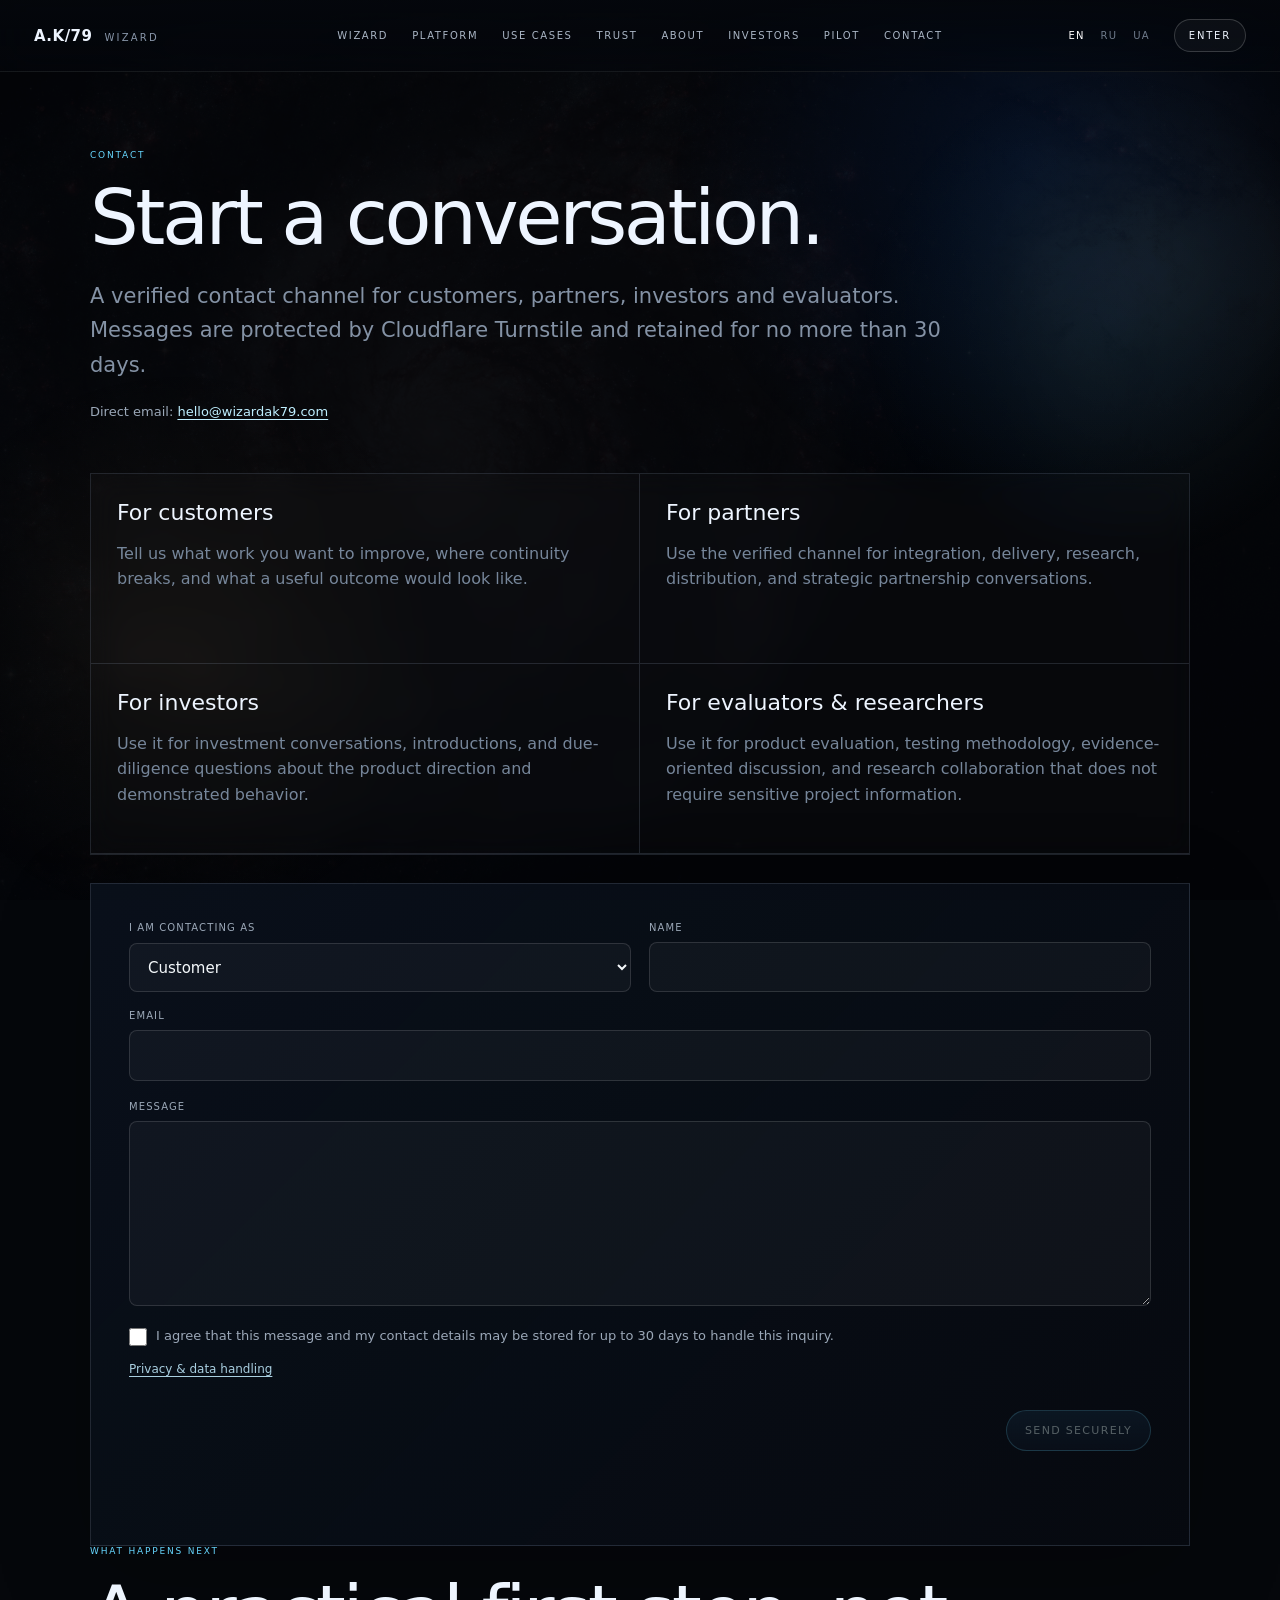
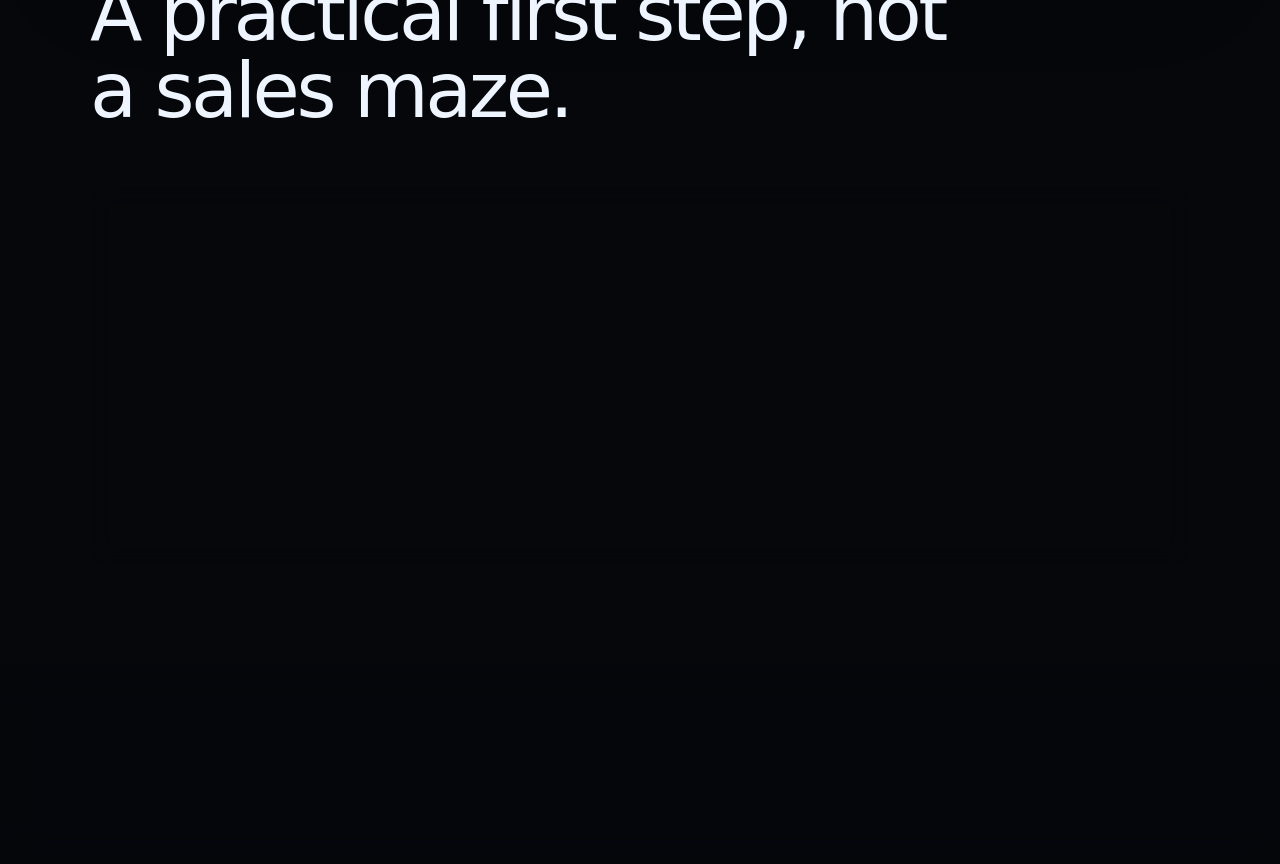
<file: contact/index.html>
<!DOCTYPE html><html lang="en" data-lang="en" translate="no" class="notranslate"><head><meta charSet="utf-8"/><meta name="viewport" content="width=device-width, initial-scale=1"/><link rel="stylesheet" href="/_next/static/chunks/0iq5x818bfavy.css" data-precedence="next"/><link rel="preload" as="script" fetchPriority="low" href="/_next/static/chunks/340ea0fwys4z5.js"/><script src="/_next/static/chunks/0v6qd3hxprdd2.js" async=""></script><script src="/_next/static/chunks/05tem0visqf24.js" async=""></script><script src="/_next/static/chunks/turbopack-2tfle12b84p8l.js" async=""></script><script src="/_next/static/chunks/1m31syuy1i5ck.js" async="" crossorigin=""></script><script src="/_next/static/chunks/2t1vc8v-jw-2s.js" async="" crossorigin=""></script><link rel="preload" href="https://challenges.cloudflare.com/turnstile/v0/api.js?render=explicit" as="script"/><title>Contact — A.K/79</title><meta name="description" content="Verified contact channel for WIZARD customers, partners, investors, evaluators, and researchers, protected by Cloudflare Turnstile."/><link rel="manifest" href="/manifest.webmanifest"/><meta name="robots" content="index, follow"/><meta name="google" content="notranslate"/><link rel="canonical" href="https://wizardak79.com/contact/"/><meta property="og:title" content="WIZARD — A.K/79 SUPER INTELLIGENCE OS"/><meta property="og:description" content="From thought to possibility. From possibility to reality."/><meta property="og:url" content="https://wizardak79.com/"/><meta property="og:site_name" content="WIZARD"/><meta property="og:image" content="https://wizardak79.com/m51-deep.jpg"/><meta property="og:image:width" content="2560"/><meta property="og:image:height" content="1440"/><meta property="og:image:alt" content="WIZARD — A.K/79 SUPER INTELLIGENCE OS"/><meta property="og:type" content="website"/><meta name="twitter:card" content="summary_large_image"/><meta name="twitter:title" content="WIZARD — A.K/79 SUPER INTELLIGENCE OS"/><meta name="twitter:description" content="From thought to possibility. From possibility to reality."/><meta name="twitter:image" content="https://wizardak79.com/m51-deep.jpg"/><link rel="icon" href="/favicon.svg"/><script src="/_next/static/chunks/0cz1d0mv5g_q7.js" noModule=""></script></head><body><div hidden=""><!--$--><!--/$--></div><script type="application/ld+json">{"@context":"https://schema.org","@graph":[{"@type":"WebSite","@id":"https://wizardak79.com/#website","url":"https://wizardak79.com/","name":"WIZARD","description":"Human-directed intelligent workspace for complex work.","inLanguage":["en","ru","uk"]},{"@type":"SoftwareApplication","@id":"https://wizardak79.com/#product","name":"WIZARD","applicationCategory":"BusinessApplication","operatingSystem":"Web","url":"https://wizardak79.com/","description":"WIZARD connects research, decisions, creation and verification in a human-directed intelligent workspace.","creator":{"@type":"Organization","name":"A.K/79","url":"https://wizardak79.com/company/"}}]}</script><a class="skip-link" href="#main"><span class="localized-text"><span class="lang lang-en">Skip to content</span><span class="lang lang-ru">К содержанию</span><span class="lang lang-uk">До вмісту</span></span></a><header class="ak-header"><a class="ak-brand" href="/" aria-label="A.K/79 WIZARD home"><strong class="notranslate" translate="no" lang="en" data-ak79-brand="locked">A.K/79</strong><span class="notranslate" translate="no" lang="en" data-ak79-brand="locked">WIZARD</span></a><nav class="ak-nav" aria-label="Primary navigation">            <a href="/#wizard"><span class="notranslate" translate="no" lang="en" data-ak79-brand="locked">WIZARD</span></a><a href="/platform/"><span class="localized-text"><span class="lang lang-en">PLATFORM</span><span class="lang lang-ru">ПЛАТФОРМА</span><span class="lang lang-uk">ПЛАТФОРМА</span></span></a><a href="/use-cases/"><span class="localized-text"><span class="lang lang-en">USE CASES</span><span class="lang lang-ru">СЦЕНАРИИ</span><span class="lang lang-uk">СЦЕНАРІЇ</span></span></a><a href="/trust/"><span class="localized-text"><span class="lang lang-en">TRUST</span><span class="lang lang-ru">ДОВЕРИЕ</span><span class="lang lang-uk">ДОВІРА</span></span></a><a href="/company/"><span class="localized-text"><span class="lang lang-en">ABOUT</span><span class="lang lang-ru">О НАС</span><span class="lang lang-uk">ПРО НАС</span></span></a><a href="/investors/"><span class="localized-text"><span class="lang lang-en">INVESTORS</span><span class="lang lang-ru">ИНВЕСТОРАМ</span><span class="lang lang-uk">ІНВЕСТОРАМ</span></span></a><a href="/pilot/"><span class="localized-text"><span class="lang lang-en">PILOT</span><span class="lang lang-ru">ПИЛОТ</span><span class="lang lang-uk">ПІЛОТ</span></span></a><a href="/contact/"><span class="localized-text"><span class="lang lang-en">CONTACT</span><span class="lang lang-ru">КОНТАКТЫ</span><span class="lang lang-uk">КОНТАКТИ</span></span></a></nav><div class="ak-header-actions"><details class="ak-mobile-menu"><summary><span class="localized-text"><span class="lang lang-en">MENU</span><span class="lang lang-ru">МЕНЮ</span><span class="lang lang-uk">МЕНЮ</span></span></summary><nav class="ak-mobile-menu-panel" aria-label="Mobile navigation"><a href="/#wizard"><span class="notranslate" translate="no" lang="en" data-ak79-brand="locked">WIZARD</span></a><a href="/platform/"><span class="localized-text"><span class="lang lang-en">Platform</span><span class="lang lang-ru">Платформа</span><span class="lang lang-uk">Платформа</span></span></a><a href="/use-cases/"><span class="localized-text"><span class="lang lang-en">Use Cases</span><span class="lang lang-ru">Сценарии</span><span class="lang lang-uk">Сценарії</span></span></a><a href="/trust/"><span class="localized-text"><span class="lang lang-en">Trust</span><span class="lang lang-ru">Доверие</span><span class="lang lang-uk">Довіра</span></span></a><a href="/company/"><span class="localized-text"><span class="lang lang-en">About</span><span class="lang lang-ru">О нас</span><span class="lang lang-uk">Про нас</span></span></a><a href="/investors/"><span class="localized-text"><span class="lang lang-en">Investors</span><span class="lang lang-ru">Инвесторам</span><span class="lang lang-uk">Інвесторам</span></span></a><a href="/pilot/"><span class="localized-text"><span class="lang lang-en">Pilot</span><span class="lang lang-ru">Пилот</span><span class="lang lang-uk">Пілот</span></span></a><a href="/status/"><span class="localized-text"><span class="lang lang-en">Status</span><span class="lang lang-ru">Статус</span><span class="lang lang-uk">Статус</span></span></a><a href="/faq/"><span class="localized-text"><span class="lang lang-en">FAQ</span><span class="lang lang-ru">Вопросы</span><span class="lang lang-uk">Запитання</span></span></a><a href="/contact/"><span class="localized-text"><span class="lang lang-en">Contact</span><span class="lang lang-ru">Контакты</span><span class="lang lang-uk">Контакти</span></span></a><a href="/privacy/"><span class="localized-text"><span class="lang lang-en">Privacy</span><span class="lang lang-ru">Приватность</span><span class="lang lang-uk">Приватність</span></span></a></nav></details><div class="language-switcher" role="group" aria-label="Language"><button type="button" class="active" aria-pressed="true" aria-label="Language: EN">EN</button><button type="button" class="" aria-pressed="false" aria-label="Language: RU">RU</button><button type="button" class="" aria-pressed="false" aria-label="Language: UA">UA</button></div><a class="ak-enter" href="/#first-thought"><span class="localized-text"><span class="lang lang-en">ENTER</span><span class="lang lang-ru">ВОЙТИ</span><span class="lang lang-uk">УВІЙТИ</span></span></a></div></header><main id="main"><section class="section shell subpage"><div class="subpage-glow" aria-hidden="true"></div><div class="section-head wide-head"><div class="kicker"><span class="localized-text"><span class="lang lang-en">Contact</span><span class="lang lang-ru">Контакты</span><span class="lang lang-uk">Контакти</span></span></div><h1><span class="localized-text"><span class="lang lang-en">Start a conversation.</span><span class="lang lang-ru">Начните разговор.</span><span class="lang lang-uk">Почніть розмову.</span></span></h1><p class="localized-text lead"><span class="lang lang-en">A verified contact channel for customers, partners, investors and evaluators. Messages are protected by Cloudflare Turnstile and retained for no more than 30 days.</span><span class="lang lang-ru">Проверенный канал связи для клиентов, партнёров, инвесторов и тех, кто оценивает продукт. Сообщения защищены Cloudflare Turnstile и хранятся не более 30 дней.</span><span class="lang lang-uk">Перевірений канал зв’язку для клієнтів, партнерів, інвесторів і тих, хто оцінює продукт. Повідомлення захищені Cloudflare Turnstile і зберігаються не більше 30 днів.</span></p><p class="contact-direct"><span class="localized-text"><span class="lang lang-en">Direct email: </span><span class="lang lang-ru">Прямой email: </span><span class="lang lang-uk">Прямий email: </span></span><a href="mailto:hello@wizardak79.com">hello@wizardak79.com</a></p></div><div class="panel-grid contact-audience"><article class="panel interactive-card"><strong><span class="localized-text"><span class="lang lang-en">For customers</span><span class="lang lang-ru">Для клиентов</span><span class="lang lang-uk">Для клієнтів</span></span></strong><p class="localized-text"><span class="lang lang-en">Tell us what work you want to improve, where continuity breaks, and what a useful outcome would look like.</span><span class="lang lang-ru">Расскажите, какую работу вы хотите улучшить, где сегодня теряется непрерывность и каким должен быть полезный результат.</span><span class="lang lang-uk">Розкажіть, яку роботу ви хочете покращити, де сьогодні втрачається безперервність і яким має бути корисний результат.</span></p></article><article class="panel interactive-card"><strong><span class="localized-text"><span class="lang lang-en">For partners</span><span class="lang lang-ru">Для партнёров</span><span class="lang lang-uk">Для партнерів</span></span></strong><p class="localized-text"><span class="lang lang-en">Use the verified channel for integration, delivery, research, distribution, and strategic partnership conversations.</span><span class="lang lang-ru">Используйте проверенный канал для обсуждения интеграций, реализации, исследований, распространения и стратегических партнёрств.</span><span class="lang lang-uk">Використовуйте перевірений канал для обговорення інтеграцій, реалізації, досліджень, поширення та стратегічних партнерств.</span></p></article><article class="panel interactive-card"><strong><span class="localized-text"><span class="lang lang-en">For investors</span><span class="lang lang-ru">Для инвесторов</span><span class="lang lang-uk">Для інвесторів</span></span></strong><p class="localized-text"><span class="lang lang-en">Use it for investment conversations, introductions, and due-diligence questions about the product direction and demonstrated behavior.</span><span class="lang lang-ru">Используйте его для инвестиционных обращений, знакомства и due-diligence вопросов о направлении продукта и продемонстрированном поведении.</span><span class="lang lang-uk">Використовуйте його для інвестиційних звернень, знайомства та due-diligence питань про напрям продукту й продемонстровану поведінку.</span></p></article><article class="panel interactive-card"><strong><span class="localized-text"><span class="lang lang-en">For evaluators &amp; researchers</span><span class="lang lang-ru">Для оценщиков и исследователей</span><span class="lang lang-uk">Для оцінювачів і дослідників</span></span></strong><p class="localized-text"><span class="lang lang-en">Use it for product evaluation, testing methodology, evidence-oriented discussion, and research collaboration that does not require sensitive project information.</span><span class="lang lang-ru">Используйте его для оценки продукта, обсуждения методологии тестирования, доказательности и исследовательского сотрудничества без передачи чувствительной проектной информации.</span><span class="lang lang-uk">Використовуйте його для оцінювання продукту, обговорення методології тестування, доказовості та дослідницької співпраці без передавання чутливої проєктної інформації.</span></p></article></div><form id="contact-form" class="contact-form"><div class="contact-grid"><label><span class="localized-text"><span class="lang lang-en">I am contacting as</span><span class="lang lang-ru">Тип обращения</span><span class="lang lang-uk">Тип звернення</span></span><select name="kind" required=""><option value="investor">Investor</option><option value="customer" selected="">Customer</option><option value="partner">Partner</option><option value="other">Other / evaluator / researcher</option></select></label><label><span class="localized-text"><span class="lang lang-en">Name</span><span class="lang lang-ru">Имя</span><span class="lang lang-uk">Ім’я</span></span><input type="text" minLength="2" maxLength="120" autoComplete="name" required="" name="name"/></label><label class="contact-span"><span class="localized-text"><span class="lang lang-en">Email</span><span class="lang lang-ru">Email</span><span class="lang lang-uk">Email</span></span><input type="email" maxLength="254" autoComplete="email" required="" name="email"/></label></div><label class="contact-span"><span class="localized-text"><span class="lang lang-en">Message</span><span class="lang lang-ru">Сообщение</span><span class="lang lang-uk">Повідомлення</span></span><textarea name="message" minLength="10" maxLength="4000" rows="7" required=""></textarea></label><label class="contact-consent"><input type="checkbox" required="" name="consent"/><span class="localized-text"><span class="lang lang-en">I agree that this message and my contact details may be stored for up to 30 days to handle this inquiry.</span><span class="lang lang-ru">Я согласен на хранение сообщения и контактных данных до 30 дней для обработки этого обращения.</span><span class="lang lang-uk">Я погоджуюся на зберігання повідомлення та контактних даних до 30 днів для опрацювання цього звернення.</span></span></label><p class="contact-privacy-note"><a href="/privacy/"><span class="localized-text"><span class="lang lang-en">Privacy &amp; data handling</span><span class="lang lang-ru">Приватность и обработка данных</span><span class="lang lang-uk">Приватність і обробка даних</span></span></a></p><div class="contact-actions"><div class="turnstile-mount"></div><button class="ak-primary" type="submit" disabled=""><span class="localized-text"><span class="lang lang-en">SEND SECURELY</span><span class="lang lang-ru">ОТПРАВИТЬ</span><span class="lang lang-uk">НАДІСЛАТИ</span></span></button></div><div class="contact-status" aria-live="polite"></div></form><div class="section-head compact-head"><div class="kicker"><span class="localized-text"><span class="lang lang-en">What happens next</span><span class="lang lang-ru">Что происходит дальше</span><span class="lang lang-uk">Що відбувається далі</span></span></div><h2><span class="localized-text"><span class="lang lang-en">A practical first step, not a sales maze.</span><span class="lang lang-ru">Практичный первый шаг без лабиринта продаж.</span><span class="lang lang-uk">Практичний перший крок без лабіринту продажів.</span></span></h2></div><div class="panel-grid contact-next"><article class="panel interactive-card"><strong><span class="localized-text"><span class="lang lang-en">1 · Scope the problem</span><span class="lang lang-ru">1 · Определяем задачу</span><span class="lang lang-uk">1 · Визначаємо завдання</span></span></strong><p class="localized-text"><span class="lang lang-en">We clarify the work, the outcome you need, and what should remain outside the scope.</span><span class="lang lang-ru">Уточняем задачу, нужный результат и то, что должно остаться за рамками.</span><span class="lang lang-uk">Уточнюємо завдання, потрібний результат і те, що має залишитися поза межами.</span></p></article><article class="panel interactive-card"><strong><span class="localized-text"><span class="lang lang-en">2 · Agree the boundary</span><span class="lang lang-ru">2 · Согласуем границы</span><span class="lang lang-uk">2 · Узгоджуємо межі</span></span></strong><p class="localized-text"><span class="lang lang-en">For a pilot or evaluation, data, tools, permissions, success criteria, and review points are made explicit first.</span><span class="lang lang-ru">Для пилота или оценки заранее фиксируются данные, инструменты, разрешения, критерии успеха и точки проверки.</span><span class="lang lang-uk">Для пілота чи оцінювання заздалегідь фіксуються дані, інструменти, дозволи, критерії успіху та точки перевірки.</span></p></article><article class="panel interactive-card"><strong><span class="localized-text"><span class="lang lang-en">3 · Evaluate a real outcome</span><span class="lang lang-ru">3 · Оцениваем реальный результат</span><span class="lang lang-uk">3 · Оцінюємо реальний результат</span></span></strong><p class="localized-text"><span class="lang lang-en">The goal is a result that can be inspected and used, with open questions and limits still visible.</span><span class="lang lang-ru">Цель — результат, который можно проверить и использовать, сохранив видимыми открытые вопросы и ограничения.</span><span class="lang lang-uk">Мета — результат, який можна перевірити й використати, залишивши видимими відкриті питання та обмеження.</span></p></article></div></section><!--$--><!--/$--></main><footer class="ak-footer"><div><strong class="notranslate" translate="no" lang="en" data-ak79-brand="locked">WIZARD</strong><span class="notranslate" translate="no" lang="en" data-ak79-brand="locked">A.K/79 SUPER INTELLIGENCE OS</span></div><p><span class="localized-text"><span class="lang lang-en">WIZARD by A.K/79 · Human-directed intelligent workspace for complex work.</span><span class="lang lang-ru">WIZARD by A.K/79 · Интеллектуальная рабочая среда для сложных задач под управлением человека.</span><span class="lang lang-uk">WIZARD by A.K/79 · Інтелектуальне робоче середовище для складних завдань під керуванням людини.</span></span></p><p><a href="/platform/"><span class="localized-text"><span class="lang lang-en">Platform</span><span class="lang lang-ru">Платформа</span><span class="lang lang-uk">Платформа</span></span></a> · <a href="/use-cases/"><span class="localized-text"><span class="lang lang-en">Use Cases</span><span class="lang lang-ru">Сценарии</span><span class="lang lang-uk">Сценарії</span></span></a> · <a href="/trust/"><span class="localized-text"><span class="lang lang-en">Trust</span><span class="lang lang-ru">Доверие</span><span class="lang lang-uk">Довіра</span></span></a> · <a href="/company/"><span class="localized-text"><span class="lang lang-en">About</span><span class="lang lang-ru">О нас</span><span class="lang lang-uk">Про нас</span></span></a> · <a href="/investors/"><span class="localized-text"><span class="lang lang-en">Investors</span><span class="lang lang-ru">Инвесторам</span><span class="lang lang-uk">Інвесторам</span></span></a> · <a href="/pilot/"><span class="localized-text"><span class="lang lang-en">Pilot</span><span class="lang lang-ru">Пилот</span><span class="lang lang-uk">Пілот</span></span></a> · <a href="/status/"><span class="localized-text"><span class="lang lang-en">Status</span><span class="lang lang-ru">Статус</span><span class="lang lang-uk">Статус</span></span></a> · <a href="/contact/"><span class="localized-text"><span class="lang lang-en">Contact</span><span class="lang lang-ru">Контакты</span><span class="lang lang-uk">Контакти</span></span></a> · <a href="/faq/"><span class="localized-text"><span class="lang lang-en">FAQ</span><span class="lang lang-ru">Вопросы</span><span class="lang lang-uk">Запитання</span></span></a> · <a href="/privacy/"><span class="localized-text"><span class="lang lang-en">Privacy</span><span class="lang lang-ru">Приватность</span><span class="lang lang-uk">Приватність</span></span></a></p><small><span class="localized-text"><span class="lang lang-en">M51 image: </span><span class="lang lang-ru">Изображение M51: </span><span class="lang lang-uk">Зображення M51: </span></span><a href="https://esahubble.org/images/heic0506a/" target="_blank" rel="noreferrer">NASA, ESA, S. Beckwith (STScI), and The Hubble Heritage Team (STScI/AURA)</a></small></footer><script src="/_next/static/chunks/340ea0fwys4z5.js" id="_R_" async=""></script><script>(self.__next_f=self.__next_f||[]).push([0])</script><script>self.__next_f.push([1,"1:\"$Sreact.fragment\"\nc:I[68027,[\"/_next/static/chunks/1m31syuy1i5ck.js\"],\"default\",1]\n:HL[\"/_next/static/chunks/0iq5x818bfavy.css\",\"style\"]\na:X\n0:{\"P\":null,\"c\":[\"\",\"contact\",\"\"],\"q\":\"\",\"i\":false,\"f\":[[[\"\",{\"children\":[\"contact\",{\"children\":[\"__PAGE__\",{},\"$undefined\",\"$undefined\",4608]},\"$undefined\",\"$undefined\",4608]},\"$undefined\",\"$undefined\",4624],[[\"$\",\"$1\",\"c\",{\"children\":[[[\"$\",\"link\",\"0\",{\"rel\":\"stylesheet\",\"href\":\"/_next/static/chunks/0iq5x818bfavy.css\",\"precedence\":\"next\",\"crossOrigin\":\"$undefined\",\"nonce\":\"$undefined\"}],[\"$\",\"script\",\"script-0\",{\"src\":\"/_next/static/chunks/1m31syuy1i5ck.js\",\"async\":true,\"nonce\":\"$undefined\"}]],[\"$\",\"html\",null,{\"lang\":\"en\",\"data-lang\":\"en\",\"translate\":\"no\",\"className\":\"notranslate\",\"suppressHydrationWarning\":true,\"children\":[\"$\",\"body\",null,{\"children\":[[\"$\",\"script\",null,{\"type\":\"application/ld+json\",\"dangerouslySetInnerHTML\":{\"__html\":\"{\\\"@context\\\":\\\"https://schema.org\\\",\\\"@graph\\\":[{\\\"@type\\\":\\\"WebSite\\\",\\\"@id\\\":\\\"https://wizardak79.com/#website\\\",\\\"url\\\":\\\"https://wizardak79.com/\\\",\\\"name\\\":\\\"WIZARD\\\",\\\"description\\\":\\\"Human-directed intelligent workspace for complex work.\\\",\\\"inLanguage\\\":[\\\"en\\\",\\\"ru\\\",\\\"uk\\\"]},{\\\"@type\\\":\\\"SoftwareApplication\\\",\\\"@id\\\":\\\"https://wizardak79.com/#product\\\",\\\"name\\\":\\\"WIZARD\\\",\\\"applicationCategory\\\":\\\"BusinessApplication\\\",\\\"operatingSystem\\\":\\\"Web\\\",\\\"url\\\":\\\"https://wizardak79.com/\\\",\\\"description\\\":\\\"WIZARD connects research, decisions, creation and verification in a human-directed intelligent workspace.\\\",\\\"creator\\\":{\\\"@type\\\":\\\"Organization\\\",\\\"name\\\":\\\"A.K/79\\\",\\\"url\\\":\\\"https://wizardak79.com/company/\\\"}}]}\"}}],[\"$\",\"a\",null,{\"className\":\"skip-link\",\"href\":\"#main\",\"children\":[\"$\",\"span\",null,{\"className\":\"localized-text\",\"children\":[[\"$\",\"span\",null,{\"className\":\"lang lang-en\",\"children\":\"Skip to content\"}],[\"$\",\"span\",null,{\"className\":\"lang lang-ru\",\"children\":\"К содержанию\"}],[\"$\",\"span\",null,{\"className\":\"lang lang-uk\",\"children\":\"До вмісту\"}]]}]}],[\"$\",\"header\",null,{\"className\":\"ak-header\",\"children\":[[\"$\",\"a\",null,{\"className\":\"ak-brand\",\"href\":\"/\",\"aria-label\":\"A.K/79 WIZARD home\",\"children\":[[\"$\",\"strong\",null,{\"className\":\"notranslate\",\"translate\":\"no\",\"lang\":\"en\",\"data-ak79-brand\":\"locked\",\"children\":\"A.K/79\"}],[\"$\",\"span\",null,{\"className\":\"notranslate\",\"translate\":\"no\",\"lang\":\"en\",\"data-ak79-brand\":\"locked\",\"children\":\"WIZARD\"}]]}],[\"$\",\"nav\",null,{\"className\":\"ak-nav\",\"aria-label\":\"Primary navigation\",\"children\":[\"            \",[\"$\",\"a\",null,{\"href\":\"/#wizard\",\"children\":[\"$\",\"span\",null,{\"className\":\"notranslate\",\"translate\":\"no\",\"lang\":\"en\",\"data-ak79-brand\":\"locked\",\"children\":\"WIZARD\"}]}],[\"$\",\"a\",null,{\"href\":\"/platform/\",\"children\":[\"$\",\"span\",null,{\"className\":\"localized-text\",\"children\":[[\"$\",\"span\",null,{\"className\":\"lang lang-en\",\"children\":\"PLATFORM\"}],[\"$\",\"span\",null,{\"className\":\"lang lang-ru\",\"children\":\"ПЛАТФОРМА\"}],[\"$\",\"span\",null,{\"className\":\"lang lang-uk\",\"children\":\"ПЛАТФОРМА\"}]]}]}],[\"$\",\"a\",null,{\"href\":\"/use-cases/\",\"children\":[\"$\",\"span\",null,{\"className\":\"localized-text\",\"children\":[[\"$\",\"span\",null,{\"className\":\"lang lang-en\",\"children\":\"USE CASES\"}],[\"$\",\"span\",null,{\"className\":\"lang lang-ru\",\"children\":\"СЦЕНАРИИ\"}],[\"$\",\"span\",null,{\"className\":\"lang lang-uk\",\"children\":\"СЦЕНАРІЇ\"}]]}]}],[\"$\",\"a\",null,{\"href\":\"/trust/\",\"children\":[\"$\",\"span\",null,{\"className\":\"localized-text\",\"children\":[[\"$\",\"span\",null,{\"className\":\"lang lang-en\",\"children\":\"TRUST\"}],[\"$\",\"span\",null,{\"className\":\"lang lang-ru\",\"children\":\"ДОВЕРИЕ\"}],[\"$\",\"span\",null,{\"className\":\"lang lang-uk\",\"children\":\"ДОВІРА\"}]]}]}],[\"$\",\"a\",null,{\"href\":\"/company/\",\"children\":[\"$\",\"span\",null,{\"className\":\"localized-text\",\"children\":[[\"$\",\"span\",null,{\"className\":\"lang lang-en\",\"children\":\"ABOUT\"}],[\"$\",\"span\",null,{\"className\":\"lang lang-ru\",\"children\":\"О НАС\"}],[\"$\",\"span\",null,{\"className\":\"lang lang-uk\",\"children\":\"ПРО НАС\"}]]}]}],[\"$\",\"a\",null,{\"href\":\"/investors/\",\"children\":[\"$\",\"span\",null,{\"className\":\"localized-text\",\"children\":[[\"$\",\"span\",null,{\"className\":\"lang lang-en\",\"children\":\"INVESTORS\"}],[\"$\",\"span\",null,{\"className\":\"lang lang-ru\",\"children\":\"ИНВЕСТОРАМ\"}],[\"$\",\"span\",null,{\"className\":\"lang lang-uk\",\"children\":\"ІНВЕСТОРАМ\"}]]}]}],[\"$\",\"a\",null,{\"href\":\"/pilot/\",\"children\":[\"$\",\"span\",null,{\"className\":\"localized-text\",\"children\":[[\"$\",\"span\",null,{\"className\":\"lang lang-en\",\"children\":\"PILOT\"}],[\"$\",\"span\",null,{\"className\":\"lang lang-ru\",\"children\":\"ПИЛОТ\"}],[\"$\",\"span\",null,{\"className\":\"lang lang-uk\",\"children\":\"ПІЛОТ\"}]]}]}],[\"$\",\"a\",null,{\"href\":\"/contact/\",\"children\":[\"$\",\"span\",null,{\"className\":\"localized-text\",\"children\":[[\"$\",\"span\",null,{\"className\":\"lang lang-en\",\"children\":\"CONTACT\"}],[\"$\",\"span\",null,{\"className\":\"lang lang-ru\",\"children\":\"КОНТАКТЫ\"}],[\"$\",\"span\",null,{\"className\":\"lang lang-uk\",\"children\":\"КОНТАКТИ\"}]]}]}]]}],[\"$\",\"div\",null,{\"className\":\"ak-header-actions\",\"children\":[[\"$\",\"details\",null,{\"className\":\"ak-mobile-menu\",\"children\":[\"$L2\",\"$L3\"]}],\"$L4\",\"$L5\"]}]]}],\"$L6\",\"$L7\"]}]}]]}],{\"children\":[\"$L8\",{\"children\":[\"$L9\",{},null,false,null]},null,false,\"$a\"]},null,false,null],\"$Lb\",false]],\"m\":\"$undefined\",\"G\":[\"$c\",[\"$Ld\"]],\"S\":true,\"h\":null,\"r\":\"$undefined\",\"s\":\"$undefined\",\"a\":\"$undefined\",\"l\":\"$undefined\",\"p\":\"$undefined\",\"d\":\"$undefined\",\"b\":\"hIfOSZiTNnZ9_TGrLv6p2\"}\ne:I[7783,[\"/_next/static/chunks/1m31syuy1i5ck.js\"],\"default\"]\nf:I[39756,[\"/_next/static/chunks/1m31syuy1i5ck.js\"],\"default\"]\n10:I[37457,[\"/_next/static/chunks/1m31syuy1i5ck.js\"],\"default\"]\n1b:I[97367,[\"/_next/static/chunks/1m31syuy1i5ck.js\"],\"ViewportBoundary\"]\n1d:I[97367,[\"/_next/static/chunks/1m31syuy1i5ck.js\"],\"MetadataBoundary\"]\n1e:\"$Sreact.suspense\"\n2:[\"$\",\"summary\",null,{\"children\":[\"$\",\"span\",null,{\"className\":\"localized-text\",\"children\":[[\"$\",\"span\",null,{\"className\":\"lang lang-en\",\"children\":\"MENU\"}],[\"$\",\"span\",null,{\"className\":\"lang lang-ru\",\"children\":\"МЕНЮ\"}],[\"$\",\"span\",null,{\"className\":\"lang lang-uk\",\"children\":\"МЕНЮ\"}]]}]}]\n3:[\"$\",\"nav\",null,{\"className\":\"ak-mobile-menu-panel\",\"aria-label\":\"Mobile navigation\",\"children\":[[\"$\",\"a\",null,{\"href\":\"/#wizard\",\"children\":[\"$\",\"span\",null,{\"className\":\"notranslate\",\"translate\":\"no\",\"lang\":\"en\",\"data-ak79-brand\":\"locked\",\"children\":\"WIZARD\"}]}],[\"$\",\"a\",null,{\"href\":\"/platform/\",\"children\":[\"$\",\"span\",null,{\"className\":\"localized-text\",\"children\":[[\"$\",\"span\",null,{\"className\":\"lang lang-en\",\"children\":\"Platform\"}],[\"$\",\"span\",null,{\"className\":\"lang lang-ru\",\"children\":\"Платформа\"}],[\"$\",\"span\",null,{\"className\":\"lang lang-uk\",\"children\":\"Платформа\"}]]}]}],[\"$\",\"a\",null,{\"href\":\"/use-cases/\",\"children\":[\"$\",\"span\",null,{\"className\":\"localized-text\",\"children\":[[\"$\",\"span\",null,{\"className\":\"lang lang-en\",\"children\":\"Use Cases\"}],[\"$\",\"span\",null,{\"className\":\"lang lang-ru\",\"children\":\"Сценарии\"}],[\"$\",\"span\",null,{\"className\":\"lang lang-uk\",\"children\":\"Сценарії\"}]]}]}],[\"$\",\"a\",null,{\"href\":\"/trust/\",\"children\":[\"$\",\"span\",null,{\"className\":\"localized-text\",\"children\":[[\"$\",\"span\",null,{\"className\":\"lang lang-en\",\"children\":\"Trust\"}],[\"$\",\"span\",null,{\"className\":\"lang lang-ru\",\"children\":\"Доверие\"}],[\"$\",\"span\",null,{\"className\":\"lang lang-uk\",\"children\":\"Довіра\"}]]}]}],[\"$\",\"a\",null,{\"href\":\"/company/\",\"children\":[\"$\",\"span\",null,{\"className\":\"localized-text\",\"children\":[[\"$\",\"span\",null,{\"className\":\"lang lang-en\",\"children\":\"About\"}],[\"$\",\"span\",null,{\"className\":\"lang lang-ru\",\"children\":\"О нас\"}],[\"$\",\"span\",null,{\"className\":\"lang lang-uk\",\"children\":\"Про нас\"}]]}]}],[\"$\",\"a\",null,{\"href\":\"/investors/\",\"children\":[\"$\",\"span\",null,{\"className\":\"localized-text\",\"children\":[[\"$\",\"span\",null,{\"className\":\"lang lang-en\",\"children\":\"Investors\"}],[\"$\",\"span\",null,{\"className\":\"lang lang-ru\",\"children\":\"Инвесторам\"}],[\"$\",\"span\",null,{\"className\":\"lang lang-uk\",\"children\":\"Інвесторам\"}]]}]}],[\"$\",\"a\",null,{\"href\":\"/pilot/\",\"children\":[\"$\",\"span\",null,{\"className\":\"localized-text\",\"children\":[[\"$\",\"span\",null,{\"className\":\"lang lang-en\",\"children\":\"Pilot\"}],[\"$\",\"span\",null,{\"className\":\"lang lang-ru\",\"children\":\"Пилот\"}],[\"$\",\"span\",null,{\"className\":\"lang lang-uk\",\"children\":\"Пілот\"}]]}]}],[\"$\",\"a\",null,{\"href\":\"/status/\",\"children\":[\"$\",\"span\",null,{\"className\":\"localized-text\",\"children\":[[\"$\",\"span\",null,{\"className\":\"lang lang-en\",\"children\":\"Status\"}],[\"$\",\"span\",null,{\"className\":\"lang lang-ru\",\"children\":\"Статус\"}],[\"$\",\"span\",null,{\"className\":\"lang lang-uk\",\"children\":\"Статус\"}]]}]}],[\"$\",\"a\",null,{\"href\":\"/faq/\",\"children\":[\"$\",\"span\",null,{\"className\":\"localized-text\",\"children\":[[\"$\",\"span\",null,{\"className\":\"lang lang-en\",\"children\":\"FAQ\"}],[\"$\",\"span\",null,{\"className\":\"lang lang-ru\",\"children\":\"Вопросы\"}],[\"$\",\"span\",null,{\"className\":\"lang lang-uk\",\"children\":\"Запитання\"}]]}]}],[\"$\",\"a\",null,{\"href\":\"/contact/\",\"children\":[\"$\",\"span\",null,{\"className\":\"localized-text\",\"children\":[[\"$\",\"span\",null,{\"className\":\"lang lang-en\",\"children\":\"Contact\"}],[\"$\",\"span\",null,{\"className\":\"lang lang-ru\",\"children\":\"Контакты\"}],[\"$\",\"span\",null,{\"className\":\"lang lang-uk\",\"children\":\"Контакти\"}]]}]}],[\"$\",\"a\",null,{\"href\":\"/privacy/\",\"children\":[\"$\",\"span\",null,{\"className\":\"localized-text\",\"children\":[[\"$\",\"span\",null,{\"className\":\"lang lang-en\",\"children\":\"Privacy\"}],[\"$\",\"span\",null,{\"className\":\"lang lang-ru\",\"children\":\"Приватность\"}],[\"$\",\"span\",null,{\"className\":\"lang lang-uk\",\"children\":\"Приватність\"}]]}]}]]}]\n4:[\"$\",\"$Le\",null,{}]\n5:[\"$\",\"a\",null,{\"className\":\"ak-enter\",\"href\":\"/#first-thought\",\"children\":[\"$\",\"span\",null,{\"className\":\"localized-text\",\"children\":[[\"$\",\"span\",null,{\"className\":\"lang lang-en\",\"children\":\"ENTER\"}],[\"$\",\"span\",null,{\"className\":\"lang lang-ru\",\"children\":\"ВОЙТИ\"}],[\"$\",\"span\",null,{\"className\":\"lang lang-uk\",\"children\":\"УВІЙТИ\"}]]}]}]\n6:[\"$\",\"main\",null,{\"id\":\"main\",\"children\":[\"$\",\"$Lf\",null,{\"parallelRouterKey\":\"children\",\"error\":\"$undefined\",\"errorStyles\":\"$undefined\",\"errorScripts\":\"$undefined\",\"template\":[\"$\",\"$L10\",null,{}],\"templateStyles\":\"$undefined\",\"templateScripts\":\"$undefined\",\"notFound\":[[\"$\",\"section\",null,{\"className\":\"section shell subpage not-found-page\",\"children\":[[\"$\",\"div\",null,{\"className\":\"subpage-glow\",\"aria-hidden\":\"true\"}],[\"$\",\"div\",null,{\"className\":\"section-head wide-head\",\"children\":[[\"$\",\"div\",null,{\"className\":\"kicker\",\"children\":\"404\"}],[\"$\",\"h1\",null,{\"children\":[\"$\",\"span\",null,{\"className\":\"localized-text\",\"children\":[[\"$\",\"span\",null,{\"className\":\"lang lang-en\",\"children\":\"This path does not exist.\"}],[\"$\",\"span\",null,{\"className\":\"lang lang-ru\",\"children\":\"Такой страницы нет.\"}],[\"$\",\"span\",null,{\"className\":\"lang lang-uk\",\"children\":\"Такої сторінки немає.\"}]]}]}],[\"$\",\"p\",null,{\"className\":\"localized-text lead\",\"children\":[[\"$\",\"span\",null,{\"className\":\"lang lang-en\",\"children\":\"The link may be old, incomplete, or moved. The public WIZARD site is still here.\"}],[\"$\",\"span\",null,{\"className\":\"lang lang-ru\",\"children\":\"Ссылка могла устареть, быть неполной или страница могла переехать. Публичный сайт WIZARD по-прежнему здесь.\"}],[\"$\",\"span\",null,{\"className\":\"lang lang-uk\",\"children\":\"Посилання могло застаріти, бути неповним або сторінка могла переїхати. Публічний сайт WIZARD усе ще тут.\"}]]}]]}],[\"$\",\"div\",null,{\"className\":\"ak-public-story-links\",\"children\":[[\"$\",\"a\",null,{\"href\":\"/\",\"children\":[\"$\",\"span\",null,{\"className\":\"localized-text\",\"children\":[[\"$\",\"span\",null,{\"className\":\"lang lang-en\",\"children\":\"HOME\"}],[\"$\",\"span\",null,{\"className\":\"lang lang-ru\",\"children\":\"ГЛАВНАЯ\"}],[\"$\",\"span\",null,{\"className\":\"lang lang-uk\",\"children\":\"ГОЛОВНА\"}]]}]}],[\"$\",\"a\",null,{\"href\":\"/pilot/\",\"children\":[\"$\",\"span\",null,{\"className\":\"localized-text\",\"children\":[[\"$\",\"span\",null,{\"className\":\"lang lang-en\",\"children\":\"PILOT\"}],[\"$\",\"span\",null,{\"className\":\"lang lang-ru\",\"children\":\"ПИЛОТ\"}],[\"$\",\"span\",null,{\"className\":\"lang lang-uk\",\"children\":\"ПІЛОТ\"}]]}]}],[\"$\",\"a\",null,{\"href\":\"/contact/\",\"children\":[\"$\",\"span\",null,{\"className\":\"localized-text\",\"children\":[[\"$\",\"span\",null,{\"className\":\"lang lang-en\",\"children\":\"CONTACT\"}],[\"$\",\"span\",null,{\"className\":\"lang lang-ru\",\"children\":\"КОНТАКТЫ\"}],[\"$\",\"span\",null,{\"className\":\"lang lang-uk\",\"children\":\"КОНТАКТИ\"}]]}]}]]}]]}],[]],\"forbidden\":\"$undefined\",\"unauthorized\":\"$undefined\"}]}]\n7:[\"$\",\"footer\",null,{\"className\":\"ak-footer\",\"children\":[[\"$\",\"div\",null,{\"children\":[[\"$\",\"strong\",null,{\"className\":\"notranslate\",\"translate\":\"no\",\"lang\":\"en\",\"data-ak79-brand\":\"locked\",\"children\":\"WIZARD\"}],[\"$\",\"span\",null,{\"className\":\"notranslate\",\"translate\":\"no\",\"lang\":\"en\",\"data-ak79-brand\":\"locked\",\"children\":\"A.K/79 SUPER INTELLIGENCE OS\"}]]}],[\"$\",\"p\",null,{\"children\":[\"$\",\"span\",null,{\"className\":\"localized-text\",\"children\":[[\"$\",\"span\",null,{\"className\":\"lang lang-en\",\"children\":\"WIZARD by A.K/79 · Human-directed intelligent workspace for complex work.\"}],[\"$\",\"span\",null,{\"className\":\"lang lang-ru\",\"children\":\"WIZARD by A.K/79 · Интеллектуальная рабочая среда для сложных задач под управлением человека.\"}],[\"$\",\"span\",null,{\"className\":\"lang lang-uk\",\"children\":\"WIZARD by A.K/79 · Інтелектуальне робоче середовище для складних завдань під керуванням людини.\"}]]}]}],[\"$\",\"p\",null,{\"children\":[[\"$\",\"a\",null,{\"href\":\"/platform/\",\"children\":[\"$\",\"span\",null,{\"className\":\"localized-text\",\"children\":[[\"$\",\"span\",null,{\"className\":\"lang lang-en\",\"children\":\"Platform\"}],[\"$\",\"span\",null,{\"className\":\"lang lang-ru\",\"children\":\"Платформа\"}],[\"$\",\"span\",null,{\"className\":\"lang lang-uk\",\"children\":\"Платформа\"}]]}]}],\" · \",[\"$\",\"a\",null,{\"href\":\"/use-cases/\",\"children\":[\"$\",\"span\",null,{\"className\":\"localized-text\",\"children\":[[\"$\",\"span\",null,{\"className\":\"lang lang-en\",\"children\":\"Use Cases\"}],[\"$\",\"span\",null,{\"className\":\"lang lang-ru\",\"children\":\"Сценарии\"}],[\"$\",\"span\",null,{\"className\":\"lang lang-uk\",\"children\":\"Сценарії\"}]]}]}],\" · \",[\"$\",\"a\",null,{\"href\":\"/trust/\",\"children\":[\"$\",\"span\",null,{\"className\":\"localized-text\",\"children\":[[\"$\",\"span\",null,{\"className\":\"lang lang-en\",\"children\":\"Trust\"}],[\"$\",\"span\",null,{\"className\":\"lang lang-ru\",\"children\":\"Доверие\"}],[\"$\",\"span\",null,{\"className\":\"lang lang-uk\",\"children\":\"Довіра\"}]]}]}],\" · \",[\"$\",\"a\",null,{\"href\":\"/company/\",\"children\":[\"$\",\"span\",null,{\"className\":\"localized-text\",\"children\":[[\"$\",\"span\",null,{\"className\":\"lang lang-en\",\"children\":\"About\"}],[\"$\",\"span\",null,{\"className\":\"lang lang-ru\",\"children\":\"О нас\"}],[\"$\",\"span\",null,{\"className\":\"lang lang-uk\",\"children\":\"Про нас\"}]]}]}],\" · \",[\"$\",\"a\",null,{\"href\":\"/investors/\",\"children\":[\"$\",\"span\",null,{\"className\":\"localized-text\",\"children\":[[\"$\",\"span\",null,{\"className\":\"lang lang-en\",\"children\":\"Investors\"}],[\"$\",\"span\",null,{\"className\":\"lang lang-ru\",\"children\":\"Инвесторам\"}],[\"$\",\"span\",null,{\"className\":\"lang lang-uk\",\"children\":\"Інвесторам\"}]]}]}],\" · \",[\"$\",\"a\",null,{\"href\":\"/pilot/\",\"children\":[\"$\",\"span\",null,{\"className\":\"localized-text\",\"children\":[[\"$\",\"span\",null,{\"className\":\"lang lang-en\",\"children\":\"Pilot\"}],[\"$\",\"span\",null,{\"className\":\"lang lang-ru\",\"children\":\"Пилот\"}],[\"$\",\"span\",null,{\"className\":\"lang lang-uk\",\"children\":\"Пілот\"}]]}]}],\" · \",[\"$\",\"a\",null,{\"href\":\"/status/\",\"children\":[\"$\",\"span\",null,{\"className\":\"localized-text\",\"children\":[[\"$\",\"span\",null,{\"className\":\"lang lang-en\",\"children\":\"Status\"}],[\"$\",\"span\",null,{\"className\":\"lang lang-ru\",\"children\":\"Статус\"}],[\"$\",\"span\",null,{\"className\":\"lang lang-uk\",\"children\":\"Статус\"}]]}]}],\" · \",[\"$\",\"a\",null,{\"href\":\"/contact/\",\"children\":[\"$\",\"span\",null,{\"className\":\"localized-text\",\"children\":[[\"$\",\"span\",null,{\"className\":\"lang lang-en\",\"children\":\"Contact\"}],[\"$\",\"span\",null,{\"className\":\"lang lang-ru\",\"children\":\"Контакты\"}],[\"$\",\"span\",null,{\"className\":\"lang lang-uk\",\"children\":\"Контакти\"}]]}]}],\" · \",[\"$\",\"a\",null,{\"href\":\"/faq/\",\"children\":[\"$\",\"span\",null,{\"className\":\"localized-text\",\"children\":[[\"$\",\"span\",null,{\"className\":\"lang lang-en\",\"children\":\"FAQ\"}],[\"$\",\"span\",null,{\"className\":\"lang lang-ru\",\"children\":\"Вопросы\"}],[\"$\",\"span\",null,{\"className\":\"lang lang-uk\",\"children\":\"Запитання\"}]]}]}],\" · \",[\"$\",\"a\",null,{\"href\":\"/privacy/\",\"children\":[\"$\",\"span\",null,{\"className\":\"localized-text\",\"children\":[[\"$\",\"span\",null,{\"className\":\"lang lang-en\",\"children\":\"Privacy\"}],[\"$\",\"span\",null,{\"className\":\"lang lang-ru\",\"children\":\"Приватность\"}],[\"$\",\"span\",null,{\"className\":\"lang lang-uk\",\"children\":\"Приватність\"}]]}]}]]}],[\"$\",\"small\",null,{\"children\":[[\"$\",\"span\",null,{\"className\":\"localized-text\",\"children\":[[\"$\",\"span\",null,{\"className\":\"lang lang-en\",\"children\":\"M51 image: \"}],[\"$\",\"span\",null,{\"className\":\"lang lang-ru\",\"children\":\"Изображение M51: \"}],[\"$\",\"span\",null,{\"className\":\"lang lang-uk\",\"children\":\"Зображення M51: \"}]]}],[\"$\",\"a\",null,{\"href\":\"https://esahubble.org/images/heic0506a/\",\"target\":\"_blank\",\"rel\":\"noreferrer\",\"children\":\"NASA, ESA, S. Beckwith (STScI), and The Hubble Heritage Team (STScI/AURA)\"}]]}]]}]\n8:[\"$\",\"$1\",\"c\",{\"children\":[null,[\"$\",\"$Lf\",null,{\"parallelRouterKey\":\"children\",\"error\":\"$undefined\",\"errorStyles\":\"$undefined\",\"errorScripts\":\"$undefined\",\"template\":[\"$\",\"$L10\",null,{}],\"templateStyles\":\"$undefined\",\"templateScripts\":\"$undefined\",\"notFound\":\"$undefined\",\"forbidden\":\"$undefined\",\"unauthorized\":\"$undefined\"}]]}]\n"])</script><script>self.__next_f.push([1,"9:[\"$\",\"$1\",\"c\",{\"children\":[[\"$\",\"section\",null,{\"className\":\"section shell subpage\",\"children\":[[\"$\",\"div\",null,{\"className\":\"subpage-glow\",\"aria-hidden\":\"true\"}],[\"$\",\"div\",null,{\"className\":\"section-head wide-head\",\"children\":[[\"$\",\"div\",null,{\"className\":\"kicker\",\"children\":[\"$\",\"span\",null,{\"className\":\"localized-text\",\"children\":[[\"$\",\"span\",null,{\"className\":\"lang lang-en\",\"children\":\"Contact\"}],[\"$\",\"span\",null,{\"className\":\"lang lang-ru\",\"children\":\"Контакты\"}],[\"$\",\"span\",null,{\"className\":\"lang lang-uk\",\"children\":\"Контакти\"}]]}]}],[\"$\",\"h1\",null,{\"children\":[\"$\",\"span\",null,{\"className\":\"localized-text\",\"children\":[[\"$\",\"span\",null,{\"className\":\"lang lang-en\",\"children\":\"Start a conversation.\"}],[\"$\",\"span\",null,{\"className\":\"lang lang-ru\",\"children\":\"Начните разговор.\"}],[\"$\",\"span\",null,{\"className\":\"lang lang-uk\",\"children\":\"Почніть розмову.\"}]]}]}],[\"$\",\"p\",null,{\"className\":\"localized-text lead\",\"children\":[[\"$\",\"span\",null,{\"className\":\"lang lang-en\",\"children\":\"A verified contact channel for customers, partners, investors and evaluators. Messages are protected by Cloudflare Turnstile and retained for no more than 30 days.\"}],[\"$\",\"span\",null,{\"className\":\"lang lang-ru\",\"children\":\"Проверенный канал связи для клиентов, партнёров, инвесторов и тех, кто оценивает продукт. Сообщения защищены Cloudflare Turnstile и хранятся не более 30 дней.\"}],[\"$\",\"span\",null,{\"className\":\"lang lang-uk\",\"children\":\"Перевірений канал зв’язку для клієнтів, партнерів, інвесторів і тих, хто оцінює продукт. Повідомлення захищені Cloudflare Turnstile і зберігаються не більше 30 днів.\"}]]}],[\"$\",\"p\",null,{\"className\":\"contact-direct\",\"children\":[[\"$\",\"span\",null,{\"className\":\"localized-text\",\"children\":[[\"$\",\"span\",null,{\"className\":\"lang lang-en\",\"children\":\"Direct email: \"}],[\"$\",\"span\",null,{\"className\":\"lang lang-ru\",\"children\":\"Прямой email: \"}],[\"$\",\"span\",null,{\"className\":\"lang lang-uk\",\"children\":\"Прямий email: \"}]]}],[\"$\",\"a\",null,{\"href\":\"mailto:hello@wizardak79.com\",\"children\":\"hello@wizardak79.com\"}]]}]]}],[\"$\",\"div\",null,{\"className\":\"panel-grid contact-audience\",\"children\":[[\"$\",\"article\",null,{\"className\":\"panel interactive-card\",\"children\":[[\"$\",\"strong\",null,{\"children\":[\"$\",\"span\",null,{\"className\":\"localized-text\",\"children\":[[\"$\",\"span\",null,{\"className\":\"lang lang-en\",\"children\":\"For customers\"}],[\"$\",\"span\",null,{\"className\":\"lang lang-ru\",\"children\":\"Для клиентов\"}],[\"$\",\"span\",null,{\"className\":\"lang lang-uk\",\"children\":\"Для клієнтів\"}]]}]}],[\"$\",\"p\",null,{\"className\":\"localized-text\",\"children\":[[\"$\",\"span\",null,{\"className\":\"lang lang-en\",\"children\":\"Tell us what work you want to improve, where continuity breaks, and what a useful outcome would look like.\"}],[\"$\",\"span\",null,{\"className\":\"lang lang-ru\",\"children\":\"Расскажите, какую работу вы хотите улучшить, где сегодня теряется непрерывность и каким должен быть полезный результат.\"}],[\"$\",\"span\",null,{\"className\":\"lang lang-uk\",\"children\":\"Розкажіть, яку роботу ви хочете покращити, де сьогодні втрачається безперервність і яким має бути корисний результат.\"}]]}]]}],[\"$\",\"article\",null,{\"className\":\"panel interactive-card\",\"children\":[[\"$\",\"strong\",null,{\"children\":[\"$\",\"span\",null,{\"className\":\"localized-text\",\"children\":[[\"$\",\"span\",null,{\"className\":\"lang lang-en\",\"children\":\"For partners\"}],[\"$\",\"span\",null,{\"className\":\"lang lang-ru\",\"children\":\"Для партнёров\"}],[\"$\",\"span\",null,{\"className\":\"lang lang-uk\",\"children\":\"Для партнерів\"}]]}]}],[\"$\",\"p\",null,{\"className\":\"localized-text\",\"children\":[[\"$\",\"span\",null,{\"className\":\"lang lang-en\",\"children\":\"Use the verified channel for integration, delivery, research, distribution, and strategic partnership conversations.\"}],[\"$\",\"span\",null,{\"className\":\"lang lang-ru\",\"children\":\"Используйте проверенный канал для обсуждения интеграций, реализации, исследований, распространения и стратегических партнёрств.\"}],[\"$\",\"span\",null,{\"className\":\"lang lang-uk\",\"children\":\"Використовуйте перевірений канал для обговорення інтеграцій, реалізації, досліджень, поширення та стратегічних партнерств.\"}]]}]]}],[\"$\",\"article\",null,{\"className\":\"panel interactive-card\",\"children\":[[\"$\",\"strong\",null,{\"children\":[\"$\",\"span\",null,{\"className\":\"localized-text\",\"children\":[\"$L11\",\"$L12\",\"$L13\"]}]}],\"$L14\"]}],\"$L15\"]}],\"$L16\",\"$L17\",\"$L18\"]}],[\"$L19\"],\"$L1a\"]}]\nb:[\"$\",\"$1\",\"h\",{\"children\":[null,[\"$\",\"$L1b\",null,{\"children\":\"$L1c\"}],[\"$\",\"div\",null,{\"hidden\":true,\"children\":[\"$\",\"$L1d\",null,{\"children\":[\"$\",\"$1e\",null,{\"name\":\"Next.Metadata\",\"children\":\"$L1f\"}]}]}],null]}]\nd:[\"$\",\"link\",\"0\",{\"rel\":\"stylesheet\",\"href\":\"/_next/static/chunks/0iq5x818bfavy.css\",\"precedence\":\"next\",\"crossOrigin\":\"$undefined\",\"nonce\":\"$undefined\"}]\n20:I[53354,[\"/_next/static/chunks/1m31syuy1i5ck.js\",\"/_next/static/chunks/2t1vc8v-jw-2s.js\"],\"default\"]\n21:I[97367,[\"/_next/static/chunks/1m31syuy1i5ck.js\"],\"OutletBoundary\"]\na:C\n11:[\"$\",\"span\",null,{\"className\":\"lang lang-en\",\"children\":\"For investors\"}]\n12:[\"$\",\"span\",null,{\"className\":\"lang lang-ru\",\"children\":\"Для инвесторов\"}]\n13:[\"$\",\"span\",null,{\"className\":\"lang lang-uk\",\"children\":\"Для інвесторів\"}]\n14:[\"$\",\"p\",null,{\"className\":\"localized-text\",\"children\":[[\"$\",\"span\",null,{\"className\":\"lang lang-en\",\"children\":\"Use it for investment conversations, introductions, and due-diligence questions about the product direction and demonstrated behavior.\"}],[\"$\",\"span\",null,{\"className\":\"lang lang-ru\",\"children\":\"Используйте его для инвестиционных обращений, знакомства и due-diligence вопросов о направлении продукта и продемонстрированном поведении.\"}],[\"$\",\"span\",null,{\"className\":\"lang lang-uk\",\"children\":\"Використовуйте його для інвестиційних звернень, знайомства та due-diligence питань про напрям продукту й продемонстровану поведінку.\"}]]}]\n15:[\"$\",\"article\",null,{\"className\":\"panel interactive-card\",\"children\":[[\"$\",\"strong\",null,{\"children\":[\"$\",\"span\",null,{\"className\":\"localized-text\",\"children\":[[\"$\",\"span\",null,{\"className\":\"lang lang-en\",\"children\":\"For evaluators \u0026 researchers\"}],[\"$\",\"span\",null,{\"className\":\"lang lang-ru\",\"children\":\"Для оценщиков и исследователей\"}],[\"$\",\"span\",null,{\"className\":\"lang lang-uk\",\"children\":\"Для оцінювачів і дослідників\"}]]}]}],[\"$\",\"p\",null,{\"className\":\"localized-text\",\"children\":[[\"$\",\"span\",null,{\"className\":\"lang lang-en\",\"children\":\"Use it for product evaluation, testing methodology, evidence-oriented discussion, and research collaboration that does not require sensitive project information.\"}],[\"$\",\"span\",null,{\"className\":\"lang lang-ru\",\"children\":\"Используйте его для оценки продукта, обсуждения методологии тестирования, доказательности и исследовательского сотрудничества без передачи чувствительной проектной информации.\"}],[\"$\",\"span\",null,{\"className\":\"lang lang-uk\",\"children\":\"Використовуйте його для оцінювання продукту, обговорення методології тестування, доказовості та дослідницької співпраці без передавання чутливої проєктної інформації.\"}]]}]]}]\n16:[\"$\",\"$L20\",null,{}]\n17:[\"$\",\"div\",null,{\"className\":\"section-head compact-head\",\"children\":[[\"$\",\"div\",null,{\"className\":\"kicker\",\"children\":[\"$\",\"span\",null,{\"className\":\"localized-text\",\"children\":[[\"$\",\"span\",null,{\"className\":\"lang lang-en\",\"children\":\"What happens next\"}],[\"$\",\"span\",null,{\"className\":\"lang lang-ru\",\"children\":\"Что происходит дальше\"}],[\"$\",\"span\",null,{\"className\":\"lang lang-uk\",\"children\":\"Що відбувається далі\"}]]}]}],[\"$\",\"h2\",null,{\"children\":[\"$\",\"span\",null,{\"className\":\"localized-text\",\"children\":[[\"$\",\"span\",null,{\"className\":\"lang lang-en\",\"children\":\"A practical first step, not a sales maze.\"}],[\"$\",\"span\",null,{\"className\":\"lang lang-ru\",\"children\":\"Практичный первый шаг без лабиринта продаж.\"}],[\"$\",\"span\",null,{\"className\":\"lang lang-uk\",\"children\":\"Практичний перший крок без лабіринту продажів.\"}]]}]}]]}]\n18:[\"$\",\"div\",null,{\"className\":\"panel-grid contact-next\",\"children\":[[\"$\",\"article\",null,{\"className\":\"panel interactive-card\",\"children\":[[\"$\",\"strong\",null,{\"children\":[\"$\",\"span\",null,{\"className\":\"localized-text\",\"children\":[[\"$\",\"span\",null,{\"className\":\"lang lang-en\",\"children\":\"1 · Scope the problem\"}],[\"$\",\"span\",null,{\"className\":\"lang lang-ru\",\"children\":\"1 · Определяем задачу\"}],[\"$\",\"span\",null,{\"className\":\"lang lang-uk\",\"children\":\"1 · Визначаємо завдання\"}]]}]}],[\"$\",\"p\",null,{\"className\":\"localized-text\",\"children\":[[\"$\",\"span\",null,{\"className\":\"lang lang-en\",\"children\":\"We clarify the work, the outcome you need, and what should remain outside the scope.\"}],[\"$\",\"span\",null,{\"className\":\"lang lang-ru\",\"children\":\"Уточняем задачу, нужный результат и то, что должно остаться за рамками.\"}],[\"$\",\"span\",null,{\"className\":\"lang lang-uk\",\"children\":\"Уточнюємо завдання, потрібний результат і те, що має залишитися поза межами.\"}]]}]]}],[\"$\",\"article\",null,{\"className\":\"panel interactive-card\",\"children\":[[\"$\",\"strong\",null,{\"children\":[\"$\",\"span\",null,{\"className\":\"localized-text\",\"children\":[[\"$\",\"span\",null,{\"className\":\"lang lang-en\",\"children\":\"2 · Agree the boundary\"}],[\"$\",\"span\",null,{\"className\":\"lang lang-ru\",\"children\":\"2 · Согласуем границы\"}],[\"$\",\"span\",null,{\"className\":\"lang lang-uk\",\"children\":\"2 · Узгоджуємо межі\"}]]}]}],[\"$\",\"p\",null,{\"className\":\"localized-text\",\"children\":[[\"$\",\"span\",null,{\"className\":\"lang lang-en\",\"children\":\"For a pilot or evaluation, data, tools, permissions, success criteria, and review points are made explicit first.\"}],[\"$\",\"span\",null,{\"className\":\"lang lang-ru\",\"children\":\"Для пилота или оценки заранее фиксируются данные, инструменты, разрешения, критерии успеха и точки проверки.\"}],[\"$\",\"span\",null,{\"className\":\"lang lang-uk\",\"children\":\"Для пілота чи оцінювання заздалегідь фіксуються дані, інструменти, дозволи, критерії успіху та точки перевірки.\"}]]}]]}],[\"$\",\"article\",null,{\"className\":\"panel interactive-card\",\"children\":[[\"$\",\"strong\",null,{\"children\":[\"$\",\"span\",null,{\"className\":\"localized-text\",\"children\":[[\"$\",\"span\",null,{\"className\":\"lang lang-en\",\"children\":\"3 · Evaluate a real outcome\"}],[\"$\",\"span\",null,{\"className\":\"lang lang-ru\",\"children\":\"3 · Оцениваем реальный результат\"}],[\"$\",\"span\",null,{\"className\":\"lang lang-uk\",\"children\":\"3 · Оцінюємо реальний результат\"}]]}]}],[\"$\",\"p\",null,{\"className\":\"localized-text\",\"children\":[[\"$\",\"span\",null,{\"className\":\"lang lang-en\",\"children\":\"The goal is a result that can be inspected and used, with open questions and limits still visible.\"}],[\"$\",\"span\",null,{\"className\":\"lang lang-ru\",\"children\":\"Цель — результат, который можно проверить и использовать, сохранив видимыми открытые вопросы и ограничения.\"}],[\"$\",\"span\",null,{\"className\":\"lang lang-uk\",\"children\":\"Мета — результат, який можна перевірити й використати, залишивши видимими відкриті питання та обмеження.\"}]]}]]}]]}]\n23:I[27201,[\"/_next/static/chunks/1m31syuy1i5ck.js\"],\"IconMark\"]\n19:[\"$\",\"script\",\"script-0\",{\"src\":\"/_next/static/chunks/2t1vc8v-jw-2s.js\",\"async\":true,\"nonce\":\"$undefined\"}]\n1a:[\"$\",\"$L21\",null,{\"children\":[\"$\",\"$1e\",null,{\"name\":\"Next.MetadataOutlet\",\"children\":\"$@22\"}]}]\n1c:[[\"$\",\"meta\",\"0\",{\"charSet\":\"utf-8\"}],[\"$\",\"meta\",\"1\",{\"name\":\"viewport\",\"content\":\"width=device-width, initial-scale=1\"}]]\n1f:[[\"$\",\"title\",\"0\",{\"children\":\"Contact — A.K/79\"}],[\"$\",\"meta\",\"1\",{\"name\":\"description\",\"content\":\"Verified contact channel for WIZARD customers, partners, investors, evaluators, and researchers, protected by Cloudflare Turnstile.\"}],[\"$\",\"link\",\"2\",{\"rel\":\"manifest\",\"href\":\"/manifest.webmanifest\",\"crossOrigin\":\"$undefined\"}],[\"$\",\"meta\",\"3\",{\"name\":\"robots\",\"content\":\"index, follow\"}],[\"$\",\"meta\",\"4\",{\"name\":\"google\",\"content\":\"notranslate\"}],[\"$\",\"link\",\"5\",{\"rel\":\"canonical\",\"href\":\"https://wizardak79.com/contact/\"}],[\"$\",\"meta\",\"6\",{\"property\":\"og:title\",\"content\":\"WIZARD — A.K/79 SUPER INTELLIGENCE OS\"}],[\"$\",\"meta\",\"7\",{\"property\":\"og:description\",\"content\":\"From thought to possibility. From possibility to reality.\"}],[\"$\",\"meta\",\"8\",{\"property\":\"og:url\",\"content\":\"https://wizardak79.com/\"}],[\"$\",\"meta\",\"9\",{\"property\":\"og:site_name\",\"content\":\"WIZARD\"}],[\"$\",\"meta\",\"10\",{\"property\":\"og:image\",\"content\":\"https://wizardak79.com/m51-deep.jpg\"}],[\"$\",\"meta\",\"11\",{\"property\":\"og:image:width\",\"content\":\"2560\"}],[\"$\",\"meta\",\"12\",{\"property\":\"og:image:height\",\"content\":\"1440\"}],[\"$\",\"meta\",\"13\",{\"property\":\"og:image:alt\",\"content\":\"WIZARD — A.K/79 SUPER INTELLIGENCE OS\"}],[\"$\",\"meta\",\"14\",{\"property\":\"og:type\",\"content\":\"website\"}],[\"$\",\"meta\",\"15\",{\"name\":\"twitter:card\",\"content\":\"summary_large_image\"}],[\"$\",\"meta\",\"16\",{\"name\":\"twitter:title\",\"content\":\"WIZARD — A.K/79 SUPER INTELLIGENCE OS\"}],[\"$\",\"meta\",\"17\",{\"name\":\"twitter:description\",\"content\":\"From thought to possibility. From possibility to reality.\"}],[\"$\",\"meta\",\"18\",{\"name\":\"twitter:image\",\"content\":\"https://wizardak79.com/m51-deep.jpg\"}],[\"$\",\"link\",\"19\",{\"rel\":\"icon\",\"href\":\"/favicon.svg\"}],[\"$\",\"$L23\",\"20\",{}]]\n22:null\n"])</script></body></html>
</file>
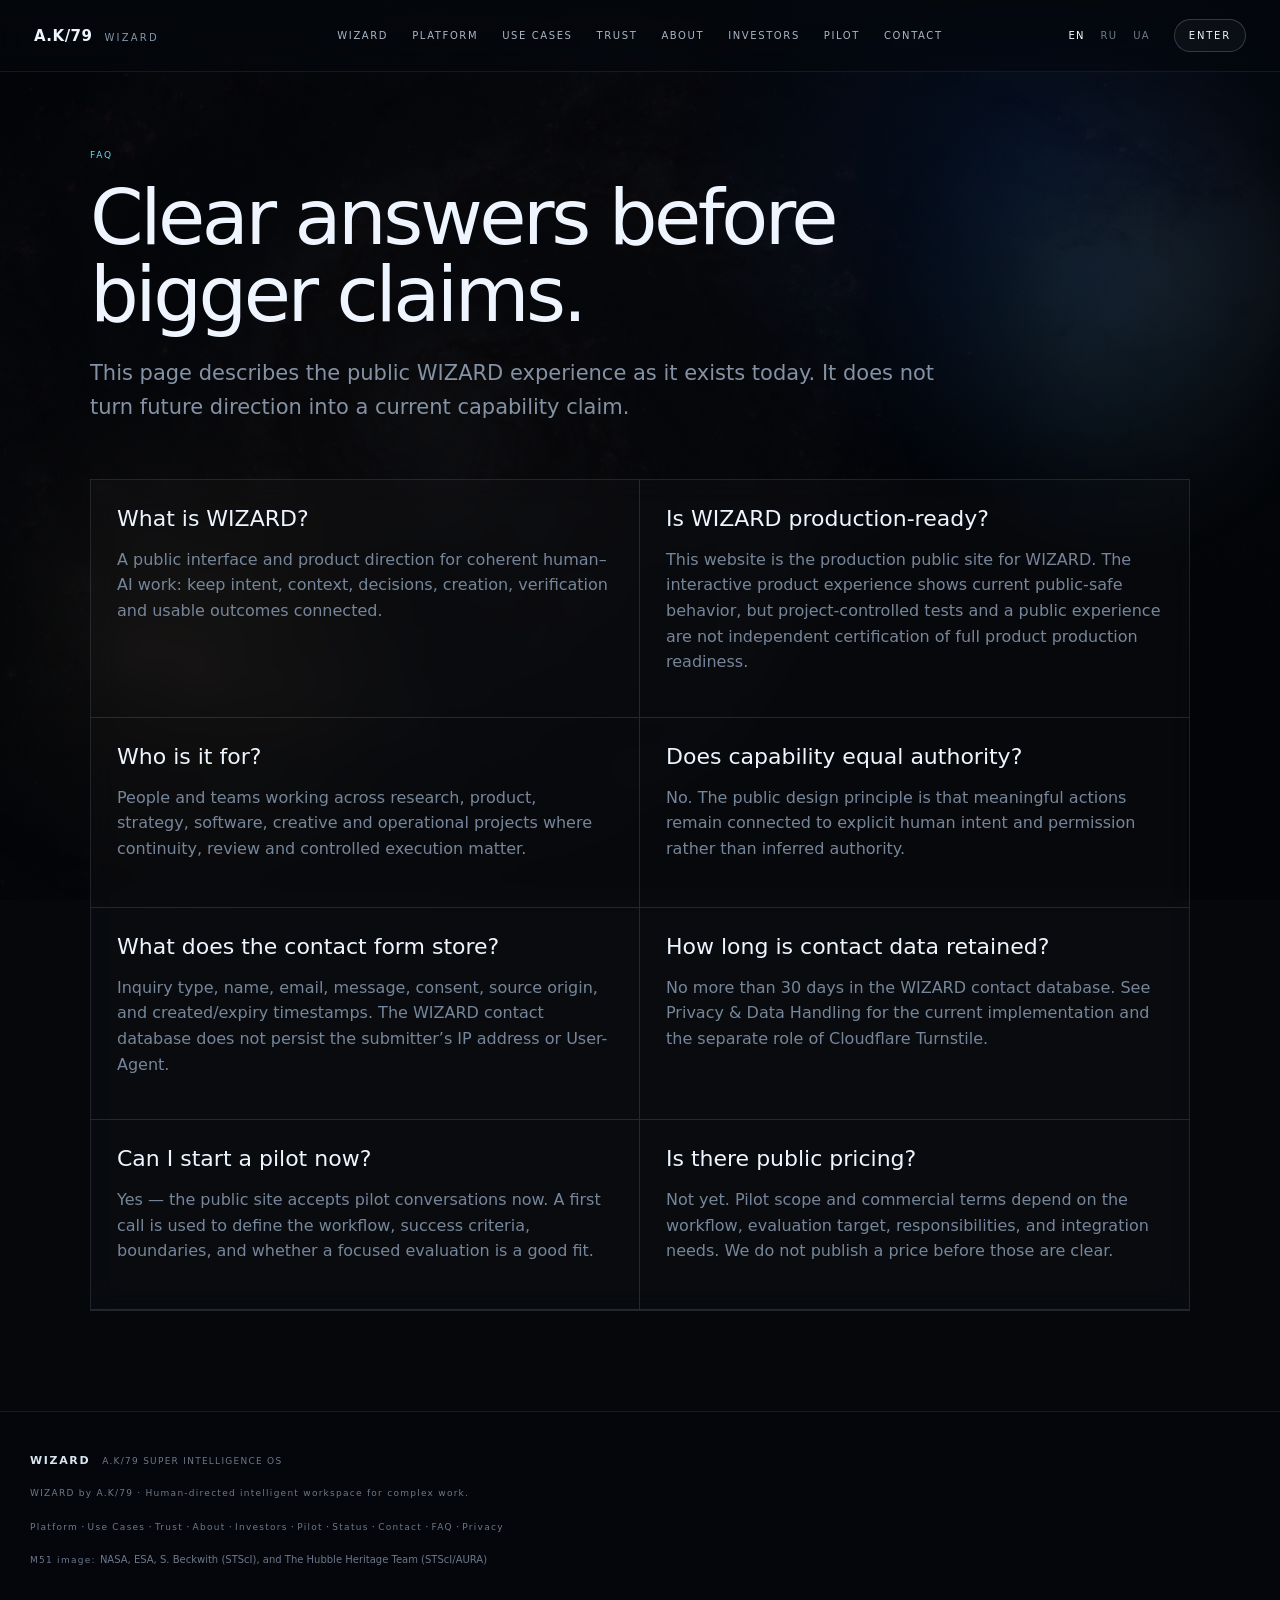
<file: faq/index.html>
<!DOCTYPE html><html lang="en" data-lang="en" translate="no" class="notranslate"><head><meta charSet="utf-8"/><meta name="viewport" content="width=device-width, initial-scale=1"/><link rel="stylesheet" href="/_next/static/chunks/0iq5x818bfavy.css" data-precedence="next"/><link rel="preload" as="script" fetchPriority="low" href="/_next/static/chunks/340ea0fwys4z5.js"/><script src="/_next/static/chunks/0v6qd3hxprdd2.js" async=""></script><script src="/_next/static/chunks/05tem0visqf24.js" async=""></script><script src="/_next/static/chunks/turbopack-2tfle12b84p8l.js" async=""></script><script src="/_next/static/chunks/1m31syuy1i5ck.js" async="" crossorigin=""></script><title>FAQ — A.K/79</title><meta name="description" content="Clear answers about WIZARD, the public demonstration, human authority, contact data, privacy, and current availability."/><link rel="manifest" href="/manifest.webmanifest"/><meta name="robots" content="index, follow"/><meta name="google" content="notranslate"/><link rel="canonical" href="https://wizardak79.com/faq/"/><meta property="og:title" content="WIZARD — A.K/79 SUPER INTELLIGENCE OS"/><meta property="og:description" content="From thought to possibility. From possibility to reality."/><meta property="og:url" content="https://wizardak79.com/"/><meta property="og:site_name" content="WIZARD"/><meta property="og:image" content="https://wizardak79.com/m51-deep.jpg"/><meta property="og:image:width" content="2560"/><meta property="og:image:height" content="1440"/><meta property="og:image:alt" content="WIZARD — A.K/79 SUPER INTELLIGENCE OS"/><meta property="og:type" content="website"/><meta name="twitter:card" content="summary_large_image"/><meta name="twitter:title" content="WIZARD — A.K/79 SUPER INTELLIGENCE OS"/><meta name="twitter:description" content="From thought to possibility. From possibility to reality."/><meta name="twitter:image" content="https://wizardak79.com/m51-deep.jpg"/><link rel="icon" href="/favicon.svg"/><script src="/_next/static/chunks/0cz1d0mv5g_q7.js" noModule=""></script></head><body><div hidden=""><!--$--><!--/$--></div><script type="application/ld+json">{"@context":"https://schema.org","@graph":[{"@type":"WebSite","@id":"https://wizardak79.com/#website","url":"https://wizardak79.com/","name":"WIZARD","description":"Human-directed intelligent workspace for complex work.","inLanguage":["en","ru","uk"]},{"@type":"SoftwareApplication","@id":"https://wizardak79.com/#product","name":"WIZARD","applicationCategory":"BusinessApplication","operatingSystem":"Web","url":"https://wizardak79.com/","description":"WIZARD connects research, decisions, creation and verification in a human-directed intelligent workspace.","creator":{"@type":"Organization","name":"A.K/79","url":"https://wizardak79.com/company/"}}]}</script><a class="skip-link" href="#main"><span class="localized-text"><span class="lang lang-en">Skip to content</span><span class="lang lang-ru">К содержанию</span><span class="lang lang-uk">До вмісту</span></span></a><header class="ak-header"><a class="ak-brand" href="/" aria-label="A.K/79 WIZARD home"><strong class="notranslate" translate="no" lang="en" data-ak79-brand="locked">A.K/79</strong><span class="notranslate" translate="no" lang="en" data-ak79-brand="locked">WIZARD</span></a><nav class="ak-nav" aria-label="Primary navigation">            <a href="/#wizard"><span class="notranslate" translate="no" lang="en" data-ak79-brand="locked">WIZARD</span></a><a href="/platform/"><span class="localized-text"><span class="lang lang-en">PLATFORM</span><span class="lang lang-ru">ПЛАТФОРМА</span><span class="lang lang-uk">ПЛАТФОРМА</span></span></a><a href="/use-cases/"><span class="localized-text"><span class="lang lang-en">USE CASES</span><span class="lang lang-ru">СЦЕНАРИИ</span><span class="lang lang-uk">СЦЕНАРІЇ</span></span></a><a href="/trust/"><span class="localized-text"><span class="lang lang-en">TRUST</span><span class="lang lang-ru">ДОВЕРИЕ</span><span class="lang lang-uk">ДОВІРА</span></span></a><a href="/company/"><span class="localized-text"><span class="lang lang-en">ABOUT</span><span class="lang lang-ru">О НАС</span><span class="lang lang-uk">ПРО НАС</span></span></a><a href="/investors/"><span class="localized-text"><span class="lang lang-en">INVESTORS</span><span class="lang lang-ru">ИНВЕСТОРАМ</span><span class="lang lang-uk">ІНВЕСТОРАМ</span></span></a><a href="/pilot/"><span class="localized-text"><span class="lang lang-en">PILOT</span><span class="lang lang-ru">ПИЛОТ</span><span class="lang lang-uk">ПІЛОТ</span></span></a><a href="/contact/"><span class="localized-text"><span class="lang lang-en">CONTACT</span><span class="lang lang-ru">КОНТАКТЫ</span><span class="lang lang-uk">КОНТАКТИ</span></span></a></nav><div class="ak-header-actions"><details class="ak-mobile-menu"><summary><span class="localized-text"><span class="lang lang-en">MENU</span><span class="lang lang-ru">МЕНЮ</span><span class="lang lang-uk">МЕНЮ</span></span></summary><nav class="ak-mobile-menu-panel" aria-label="Mobile navigation"><a href="/#wizard"><span class="notranslate" translate="no" lang="en" data-ak79-brand="locked">WIZARD</span></a><a href="/platform/"><span class="localized-text"><span class="lang lang-en">Platform</span><span class="lang lang-ru">Платформа</span><span class="lang lang-uk">Платформа</span></span></a><a href="/use-cases/"><span class="localized-text"><span class="lang lang-en">Use Cases</span><span class="lang lang-ru">Сценарии</span><span class="lang lang-uk">Сценарії</span></span></a><a href="/trust/"><span class="localized-text"><span class="lang lang-en">Trust</span><span class="lang lang-ru">Доверие</span><span class="lang lang-uk">Довіра</span></span></a><a href="/company/"><span class="localized-text"><span class="lang lang-en">About</span><span class="lang lang-ru">О нас</span><span class="lang lang-uk">Про нас</span></span></a><a href="/investors/"><span class="localized-text"><span class="lang lang-en">Investors</span><span class="lang lang-ru">Инвесторам</span><span class="lang lang-uk">Інвесторам</span></span></a><a href="/pilot/"><span class="localized-text"><span class="lang lang-en">Pilot</span><span class="lang lang-ru">Пилот</span><span class="lang lang-uk">Пілот</span></span></a><a href="/status/"><span class="localized-text"><span class="lang lang-en">Status</span><span class="lang lang-ru">Статус</span><span class="lang lang-uk">Статус</span></span></a><a href="/faq/"><span class="localized-text"><span class="lang lang-en">FAQ</span><span class="lang lang-ru">Вопросы</span><span class="lang lang-uk">Запитання</span></span></a><a href="/contact/"><span class="localized-text"><span class="lang lang-en">Contact</span><span class="lang lang-ru">Контакты</span><span class="lang lang-uk">Контакти</span></span></a><a href="/privacy/"><span class="localized-text"><span class="lang lang-en">Privacy</span><span class="lang lang-ru">Приватность</span><span class="lang lang-uk">Приватність</span></span></a></nav></details><div class="language-switcher" role="group" aria-label="Language"><button type="button" class="active" aria-pressed="true" aria-label="Language: EN">EN</button><button type="button" class="" aria-pressed="false" aria-label="Language: RU">RU</button><button type="button" class="" aria-pressed="false" aria-label="Language: UA">UA</button></div><a class="ak-enter" href="/#first-thought"><span class="localized-text"><span class="lang lang-en">ENTER</span><span class="lang lang-ru">ВОЙТИ</span><span class="lang lang-uk">УВІЙТИ</span></span></a></div></header><main id="main"><section class="section shell subpage"><div class="subpage-glow" aria-hidden="true"></div><div class="section-head wide-head"><div class="kicker"><span class="localized-text"><span class="lang lang-en">FAQ</span><span class="lang lang-ru">Вопросы и ответы</span><span class="lang lang-uk">Запитання й відповіді</span></span></div><h1><span class="localized-text"><span class="lang lang-en">Clear answers before bigger claims.</span><span class="lang lang-ru">Ясные ответы раньше больших обещаний.</span><span class="lang lang-uk">Чіткі відповіді раніше за великі обіцянки.</span></span></h1><p class="localized-text lead"><span class="lang lang-en">This page describes the public WIZARD experience as it exists today. It does not turn future direction into a current capability claim.</span><span class="lang lang-ru">Эта страница описывает публичный WIZARD таким, каким он существует сегодня. Будущее направление здесь не выдаётся за уже существующую возможность.</span><span class="lang lang-uk">Ця сторінка описує публічний WIZARD таким, яким він існує сьогодні. Майбутній напрям тут не видається за вже наявну можливість.</span></p></div><div class="panel-grid faq-grid"><article class="panel interactive-card"><strong><span class="localized-text"><span class="lang lang-en">What is WIZARD?</span><span class="lang lang-ru">Что такое WIZARD?</span><span class="lang lang-uk">Що таке WIZARD?</span></span></strong><p class="localized-text"><span class="lang lang-en">A public interface and product direction for coherent human–AI work: keep intent, context, decisions, creation, verification and usable outcomes connected.</span><span class="lang lang-ru">Публичный интерфейс и направление продукта для цельной совместной работы человека и ИИ: связывать намерение, контекст, решения, создание, проверку и пригодные к использованию результаты.</span><span class="lang lang-uk">Публічний інтерфейс і напрям продукту для цілісної спільної роботи людини та ШІ: пов’язувати намір, контекст, рішення, створення, перевірку й придатні до використання результати.</span></p></article><article class="panel interactive-card"><strong><span class="localized-text"><span class="lang lang-en">Is WIZARD production-ready?</span><span class="lang lang-ru">WIZARD уже готов к промышленной эксплуатации?</span><span class="lang lang-uk">WIZARD уже готовий до промислової експлуатації?</span></span></strong><p class="localized-text"><span class="lang lang-en">This website is the production public site for WIZARD. The interactive product experience shows current public-safe behavior, but project-controlled tests and a public experience are not independent certification of full product production readiness.</span><span class="lang lang-ru">Этот сайт — рабочий публичный сайт WIZARD. Интерактивный продуктовый опыт показывает текущее публично-безопасное поведение, но внутренние проектные проверки и публичная версия не являются независимой сертификацией полной промышленной готовности продукта.</span><span class="lang lang-uk">Цей сайт — робочий публічний сайт WIZARD. Інтерактивний продуктовий досвід показує поточну публічно-безпечну поведінку, але внутрішні проєктні перевірки й публічна версія не є незалежною сертифікацією повної промислової готовності продукту.</span></p></article><article class="panel interactive-card"><strong><span class="localized-text"><span class="lang lang-en">Who is it for?</span><span class="lang lang-ru">Для кого это?</span><span class="lang lang-uk">Для кого це?</span></span></strong><p class="localized-text"><span class="lang lang-en">People and teams working across research, product, strategy, software, creative and operational projects where continuity, review and controlled execution matter.</span><span class="lang lang-ru">Для людей и команд, работающих с исследованиями, продуктами, стратегией, программным обеспечением, творческими и операционными проектами, где важны непрерывность, проверка и контролируемое выполнение.</span><span class="lang lang-uk">Для людей і команд, що працюють із дослідженнями, продуктами, стратегією, програмним забезпеченням, творчими й операційними проєктами, де важливі безперервність, перевірка та контрольоване виконання.</span></p></article><article class="panel interactive-card"><strong><span class="localized-text"><span class="lang lang-en">Does capability equal authority?</span><span class="lang lang-ru">Означает ли возможность полномочие?</span><span class="lang lang-uk">Чи означає можливість повноваження?</span></span></strong><p class="localized-text"><span class="lang lang-en">No. The public design principle is that meaningful actions remain connected to explicit human intent and permission rather than inferred authority.</span><span class="lang lang-ru">Нет. Публичный принцип проектирования — значимые действия остаются связанными с явным намерением и разрешением человека, а не с предполагаемыми полномочиями.</span><span class="lang lang-uk">Ні. Публічний принцип проєктування — значущі дії залишаються пов’язаними з явним наміром і дозволом людини, а не з припущеними повноваженнями.</span></p></article><article class="panel interactive-card"><strong><span class="localized-text"><span class="lang lang-en">What does the contact form store?</span><span class="lang lang-ru">Что хранит контактная форма?</span><span class="lang lang-uk">Що зберігає контактна форма?</span></span></strong><p class="localized-text"><span class="lang lang-en">Inquiry type, name, email, message, consent, source origin, and created/expiry timestamps. The WIZARD contact database does not persist the submitter’s IP address or User-Agent.</span><span class="lang lang-ru">Тип обращения, имя, email, сообщение, согласие, источник и время создания/истечения. Контактная база WIZARD не сохраняет IP-адрес или User-Agent отправителя.</span><span class="lang lang-uk">Тип звернення, ім’я, email, повідомлення, згода, джерело та час створення/закінчення. Контактна база WIZARD не зберігає IP-адресу чи User-Agent відправника.</span></p></article><article class="panel interactive-card"><strong><span class="localized-text"><span class="lang lang-en">How long is contact data retained?</span><span class="lang lang-ru">Как долго хранятся контактные данные?</span><span class="lang lang-uk">Як довго зберігаються контактні дані?</span></span></strong><p class="localized-text"><span class="lang lang-en">No more than 30 days in the WIZARD contact database. See Privacy &amp; Data Handling for the current implementation and the separate role of Cloudflare Turnstile.</span><span class="lang lang-ru">Не более 30 дней в контактной базе WIZARD. На странице «Приватность и обработка данных» описана текущая реализация и отдельная роль Cloudflare Turnstile.</span><span class="lang lang-uk">Не більше 30 днів у контактній базі WIZARD. На сторінці «Приватність і обробка даних» описана поточна реалізація та окрема роль Cloudflare Turnstile.</span></p></article><article class="panel interactive-card"><strong><span class="localized-text"><span class="lang lang-en">Can I start a pilot now?</span><span class="lang lang-ru">Можно начать пилот сейчас?</span><span class="lang lang-uk">Можна почати пілот зараз?</span></span></strong><p class="localized-text"><span class="lang lang-en">Yes — the public site accepts pilot conversations now. A first call is used to define the workflow, success criteria, boundaries, and whether a focused evaluation is a good fit.</span><span class="lang lang-ru">Да — через публичный сайт уже можно начать обсуждение пилота. Первый разговор нужен, чтобы определить процесс, критерии успеха, границы и понять, подходит ли сфокусированная проверка.</span><span class="lang lang-uk">Так — через публічний сайт уже можна почати обговорення пілота. Перша розмова потрібна, щоб визначити процес, критерії успіху, межі та зрозуміти, чи підходить сфокусована перевірка.</span></p></article><article class="panel interactive-card"><strong><span class="localized-text"><span class="lang lang-en">Is there public pricing?</span><span class="lang lang-ru">Есть публичные цены?</span><span class="lang lang-uk">Є публічні ціни?</span></span></strong><p class="localized-text"><span class="lang lang-en">Not yet. Pilot scope and commercial terms depend on the workflow, evaluation target, responsibilities, and integration needs. We do not publish a price before those are clear.</span><span class="lang lang-ru">Пока нет. Объём пилота и коммерческие условия зависят от процесса, цели оценки, ответственности и требований к интеграции. Мы не публикуем цену до того, как это определено.</span><span class="lang lang-uk">Поки ні. Обсяг пілота та комерційні умови залежать від процесу, мети оцінювання, відповідальності та вимог до інтеграції. Ми не публікуємо ціну, доки це не визначено.</span></p></article></div></section><!--$--><!--/$--></main><footer class="ak-footer"><div><strong class="notranslate" translate="no" lang="en" data-ak79-brand="locked">WIZARD</strong><span class="notranslate" translate="no" lang="en" data-ak79-brand="locked">A.K/79 SUPER INTELLIGENCE OS</span></div><p><span class="localized-text"><span class="lang lang-en">WIZARD by A.K/79 · Human-directed intelligent workspace for complex work.</span><span class="lang lang-ru">WIZARD by A.K/79 · Интеллектуальная рабочая среда для сложных задач под управлением человека.</span><span class="lang lang-uk">WIZARD by A.K/79 · Інтелектуальне робоче середовище для складних завдань під керуванням людини.</span></span></p><p><a href="/platform/"><span class="localized-text"><span class="lang lang-en">Platform</span><span class="lang lang-ru">Платформа</span><span class="lang lang-uk">Платформа</span></span></a> · <a href="/use-cases/"><span class="localized-text"><span class="lang lang-en">Use Cases</span><span class="lang lang-ru">Сценарии</span><span class="lang lang-uk">Сценарії</span></span></a> · <a href="/trust/"><span class="localized-text"><span class="lang lang-en">Trust</span><span class="lang lang-ru">Доверие</span><span class="lang lang-uk">Довіра</span></span></a> · <a href="/company/"><span class="localized-text"><span class="lang lang-en">About</span><span class="lang lang-ru">О нас</span><span class="lang lang-uk">Про нас</span></span></a> · <a href="/investors/"><span class="localized-text"><span class="lang lang-en">Investors</span><span class="lang lang-ru">Инвесторам</span><span class="lang lang-uk">Інвесторам</span></span></a> · <a href="/pilot/"><span class="localized-text"><span class="lang lang-en">Pilot</span><span class="lang lang-ru">Пилот</span><span class="lang lang-uk">Пілот</span></span></a> · <a href="/status/"><span class="localized-text"><span class="lang lang-en">Status</span><span class="lang lang-ru">Статус</span><span class="lang lang-uk">Статус</span></span></a> · <a href="/contact/"><span class="localized-text"><span class="lang lang-en">Contact</span><span class="lang lang-ru">Контакты</span><span class="lang lang-uk">Контакти</span></span></a> · <a href="/faq/"><span class="localized-text"><span class="lang lang-en">FAQ</span><span class="lang lang-ru">Вопросы</span><span class="lang lang-uk">Запитання</span></span></a> · <a href="/privacy/"><span class="localized-text"><span class="lang lang-en">Privacy</span><span class="lang lang-ru">Приватность</span><span class="lang lang-uk">Приватність</span></span></a></p><small><span class="localized-text"><span class="lang lang-en">M51 image: </span><span class="lang lang-ru">Изображение M51: </span><span class="lang lang-uk">Зображення M51: </span></span><a href="https://esahubble.org/images/heic0506a/" target="_blank" rel="noreferrer">NASA, ESA, S. Beckwith (STScI), and The Hubble Heritage Team (STScI/AURA)</a></small></footer><script src="/_next/static/chunks/340ea0fwys4z5.js" id="_R_" async=""></script><script>(self.__next_f=self.__next_f||[]).push([0])</script><script>self.__next_f.push([1,"1:\"$Sreact.fragment\"\nc:I[68027,[\"/_next/static/chunks/1m31syuy1i5ck.js\"],\"default\",1]\n:HL[\"/_next/static/chunks/0iq5x818bfavy.css\",\"style\"]\na:X\n0:{\"P\":null,\"c\":[\"\",\"faq\",\"\"],\"q\":\"\",\"i\":false,\"f\":[[[\"\",{\"children\":[\"faq\",{\"children\":[\"__PAGE__\",{},\"$undefined\",\"$undefined\",4608]},\"$undefined\",\"$undefined\",4608]},\"$undefined\",\"$undefined\",4624],[[\"$\",\"$1\",\"c\",{\"children\":[[[\"$\",\"link\",\"0\",{\"rel\":\"stylesheet\",\"href\":\"/_next/static/chunks/0iq5x818bfavy.css\",\"precedence\":\"next\",\"crossOrigin\":\"$undefined\",\"nonce\":\"$undefined\"}],[\"$\",\"script\",\"script-0\",{\"src\":\"/_next/static/chunks/1m31syuy1i5ck.js\",\"async\":true,\"nonce\":\"$undefined\"}]],[\"$\",\"html\",null,{\"lang\":\"en\",\"data-lang\":\"en\",\"translate\":\"no\",\"className\":\"notranslate\",\"suppressHydrationWarning\":true,\"children\":[\"$\",\"body\",null,{\"children\":[[\"$\",\"script\",null,{\"type\":\"application/ld+json\",\"dangerouslySetInnerHTML\":{\"__html\":\"{\\\"@context\\\":\\\"https://schema.org\\\",\\\"@graph\\\":[{\\\"@type\\\":\\\"WebSite\\\",\\\"@id\\\":\\\"https://wizardak79.com/#website\\\",\\\"url\\\":\\\"https://wizardak79.com/\\\",\\\"name\\\":\\\"WIZARD\\\",\\\"description\\\":\\\"Human-directed intelligent workspace for complex work.\\\",\\\"inLanguage\\\":[\\\"en\\\",\\\"ru\\\",\\\"uk\\\"]},{\\\"@type\\\":\\\"SoftwareApplication\\\",\\\"@id\\\":\\\"https://wizardak79.com/#product\\\",\\\"name\\\":\\\"WIZARD\\\",\\\"applicationCategory\\\":\\\"BusinessApplication\\\",\\\"operatingSystem\\\":\\\"Web\\\",\\\"url\\\":\\\"https://wizardak79.com/\\\",\\\"description\\\":\\\"WIZARD connects research, decisions, creation and verification in a human-directed intelligent workspace.\\\",\\\"creator\\\":{\\\"@type\\\":\\\"Organization\\\",\\\"name\\\":\\\"A.K/79\\\",\\\"url\\\":\\\"https://wizardak79.com/company/\\\"}}]}\"}}],[\"$\",\"a\",null,{\"className\":\"skip-link\",\"href\":\"#main\",\"children\":[\"$\",\"span\",null,{\"className\":\"localized-text\",\"children\":[[\"$\",\"span\",null,{\"className\":\"lang lang-en\",\"children\":\"Skip to content\"}],[\"$\",\"span\",null,{\"className\":\"lang lang-ru\",\"children\":\"К содержанию\"}],[\"$\",\"span\",null,{\"className\":\"lang lang-uk\",\"children\":\"До вмісту\"}]]}]}],[\"$\",\"header\",null,{\"className\":\"ak-header\",\"children\":[[\"$\",\"a\",null,{\"className\":\"ak-brand\",\"href\":\"/\",\"aria-label\":\"A.K/79 WIZARD home\",\"children\":[[\"$\",\"strong\",null,{\"className\":\"notranslate\",\"translate\":\"no\",\"lang\":\"en\",\"data-ak79-brand\":\"locked\",\"children\":\"A.K/79\"}],[\"$\",\"span\",null,{\"className\":\"notranslate\",\"translate\":\"no\",\"lang\":\"en\",\"data-ak79-brand\":\"locked\",\"children\":\"WIZARD\"}]]}],[\"$\",\"nav\",null,{\"className\":\"ak-nav\",\"aria-label\":\"Primary navigation\",\"children\":[\"            \",[\"$\",\"a\",null,{\"href\":\"/#wizard\",\"children\":[\"$\",\"span\",null,{\"className\":\"notranslate\",\"translate\":\"no\",\"lang\":\"en\",\"data-ak79-brand\":\"locked\",\"children\":\"WIZARD\"}]}],[\"$\",\"a\",null,{\"href\":\"/platform/\",\"children\":[\"$\",\"span\",null,{\"className\":\"localized-text\",\"children\":[[\"$\",\"span\",null,{\"className\":\"lang lang-en\",\"children\":\"PLATFORM\"}],[\"$\",\"span\",null,{\"className\":\"lang lang-ru\",\"children\":\"ПЛАТФОРМА\"}],[\"$\",\"span\",null,{\"className\":\"lang lang-uk\",\"children\":\"ПЛАТФОРМА\"}]]}]}],[\"$\",\"a\",null,{\"href\":\"/use-cases/\",\"children\":[\"$\",\"span\",null,{\"className\":\"localized-text\",\"children\":[[\"$\",\"span\",null,{\"className\":\"lang lang-en\",\"children\":\"USE CASES\"}],[\"$\",\"span\",null,{\"className\":\"lang lang-ru\",\"children\":\"СЦЕНАРИИ\"}],[\"$\",\"span\",null,{\"className\":\"lang lang-uk\",\"children\":\"СЦЕНАРІЇ\"}]]}]}],[\"$\",\"a\",null,{\"href\":\"/trust/\",\"children\":[\"$\",\"span\",null,{\"className\":\"localized-text\",\"children\":[[\"$\",\"span\",null,{\"className\":\"lang lang-en\",\"children\":\"TRUST\"}],[\"$\",\"span\",null,{\"className\":\"lang lang-ru\",\"children\":\"ДОВЕРИЕ\"}],[\"$\",\"span\",null,{\"className\":\"lang lang-uk\",\"children\":\"ДОВІРА\"}]]}]}],[\"$\",\"a\",null,{\"href\":\"/company/\",\"children\":[\"$\",\"span\",null,{\"className\":\"localized-text\",\"children\":[[\"$\",\"span\",null,{\"className\":\"lang lang-en\",\"children\":\"ABOUT\"}],[\"$\",\"span\",null,{\"className\":\"lang lang-ru\",\"children\":\"О НАС\"}],[\"$\",\"span\",null,{\"className\":\"lang lang-uk\",\"children\":\"ПРО НАС\"}]]}]}],[\"$\",\"a\",null,{\"href\":\"/investors/\",\"children\":[\"$\",\"span\",null,{\"className\":\"localized-text\",\"children\":[[\"$\",\"span\",null,{\"className\":\"lang lang-en\",\"children\":\"INVESTORS\"}],[\"$\",\"span\",null,{\"className\":\"lang lang-ru\",\"children\":\"ИНВЕСТОРАМ\"}],[\"$\",\"span\",null,{\"className\":\"lang lang-uk\",\"children\":\"ІНВЕСТОРАМ\"}]]}]}],[\"$\",\"a\",null,{\"href\":\"/pilot/\",\"children\":[\"$\",\"span\",null,{\"className\":\"localized-text\",\"children\":[[\"$\",\"span\",null,{\"className\":\"lang lang-en\",\"children\":\"PILOT\"}],[\"$\",\"span\",null,{\"className\":\"lang lang-ru\",\"children\":\"ПИЛОТ\"}],[\"$\",\"span\",null,{\"className\":\"lang lang-uk\",\"children\":\"ПІЛОТ\"}]]}]}],[\"$\",\"a\",null,{\"href\":\"/contact/\",\"children\":[\"$\",\"span\",null,{\"className\":\"localized-text\",\"children\":[[\"$\",\"span\",null,{\"className\":\"lang lang-en\",\"children\":\"CONTACT\"}],[\"$\",\"span\",null,{\"className\":\"lang lang-ru\",\"children\":\"КОНТАКТЫ\"}],[\"$\",\"span\",null,{\"className\":\"lang lang-uk\",\"children\":\"КОНТАКТИ\"}]]}]}]]}],[\"$\",\"div\",null,{\"className\":\"ak-header-actions\",\"children\":[[\"$\",\"details\",null,{\"className\":\"ak-mobile-menu\",\"children\":[\"$L2\",\"$L3\"]}],\"$L4\",\"$L5\"]}]]}],\"$L6\",\"$L7\"]}]}]]}],{\"children\":[\"$L8\",{\"children\":[\"$L9\",{},null,false,null]},null,false,\"$a\"]},null,false,null],\"$Lb\",false]],\"m\":\"$undefined\",\"G\":[\"$c\",[\"$Ld\"]],\"S\":true,\"h\":null,\"r\":\"$undefined\",\"s\":\"$undefined\",\"a\":\"$undefined\",\"l\":\"$undefined\",\"p\":\"$undefined\",\"d\":\"$undefined\",\"b\":\"hIfOSZiTNnZ9_TGrLv6p2\"}\ne:I[7783,[\"/_next/static/chunks/1m31syuy1i5ck.js\"],\"default\"]\nf:I[39756,[\"/_next/static/chunks/1m31syuy1i5ck.js\"],\"default\"]\n10:I[37457,[\"/_next/static/chunks/1m31syuy1i5ck.js\"],\"default\"]\n18:I[97367,[\"/_next/static/chunks/1m31syuy1i5ck.js\"],\"ViewportBoundary\"]\n1a:I[97367,[\"/_next/static/chunks/1m31syuy1i5ck.js\"],\"MetadataBoundary\"]\n1b:\"$Sreact.suspense\"\n2:[\"$\",\"summary\",null,{\"children\":[\"$\",\"span\",null,{\"className\":\"localized-text\",\"children\":[[\"$\",\"span\",null,{\"className\":\"lang lang-en\",\"children\":\"MENU\"}],[\"$\",\"span\",null,{\"className\":\"lang lang-ru\",\"children\":\"МЕНЮ\"}],[\"$\",\"span\",null,{\"className\":\"lang lang-uk\",\"children\":\"МЕНЮ\"}]]}]}]\n3:[\"$\",\"nav\",null,{\"className\":\"ak-mobile-menu-panel\",\"aria-label\":\"Mobile navigation\",\"children\":[[\"$\",\"a\",null,{\"href\":\"/#wizard\",\"children\":[\"$\",\"span\",null,{\"className\":\"notranslate\",\"translate\":\"no\",\"lang\":\"en\",\"data-ak79-brand\":\"locked\",\"children\":\"WIZARD\"}]}],[\"$\",\"a\",null,{\"href\":\"/platform/\",\"children\":[\"$\",\"span\",null,{\"className\":\"localized-text\",\"children\":[[\"$\",\"span\",null,{\"className\":\"lang lang-en\",\"children\":\"Platform\"}],[\"$\",\"span\",null,{\"className\":\"lang lang-ru\",\"children\":\"Платформа\"}],[\"$\",\"span\",null,{\"className\":\"lang lang-uk\",\"children\":\"Платформа\"}]]}]}],[\"$\",\"a\",null,{\"href\":\"/use-cases/\",\"children\":[\"$\",\"span\",null,{\"className\":\"localized-text\",\"children\":[[\"$\",\"span\",null,{\"className\":\"lang lang-en\",\"children\":\"Use Cases\"}],[\"$\",\"span\",null,{\"className\":\"lang lang-ru\",\"children\":\"Сценарии\"}],[\"$\",\"span\",null,{\"className\":\"lang lang-uk\",\"children\":\"Сценарії\"}]]}]}],[\"$\",\"a\",null,{\"href\":\"/trust/\",\"children\":[\"$\",\"span\",null,{\"className\":\"localized-text\",\"children\":[[\"$\",\"span\",null,{\"className\":\"lang lang-en\",\"children\":\"Trust\"}],[\"$\",\"span\",null,{\"className\":\"lang lang-ru\",\"children\":\"Доверие\"}],[\"$\",\"span\",null,{\"className\":\"lang lang-uk\",\"children\":\"Довіра\"}]]}]}],[\"$\",\"a\",null,{\"href\":\"/company/\",\"children\":[\"$\",\"span\",null,{\"className\":\"localized-text\",\"children\":[[\"$\",\"span\",null,{\"className\":\"lang lang-en\",\"children\":\"About\"}],[\"$\",\"span\",null,{\"className\":\"lang lang-ru\",\"children\":\"О нас\"}],[\"$\",\"span\",null,{\"className\":\"lang lang-uk\",\"children\":\"Про нас\"}]]}]}],[\"$\",\"a\",null,{\"href\":\"/investors/\",\"children\":[\"$\",\"span\",null,{\"className\":\"localized-text\",\"children\":[[\"$\",\"span\",null,{\"className\":\"lang lang-en\",\"children\":\"Investors\"}],[\"$\",\"span\",null,{\"className\":\"lang lang-ru\",\"children\":\"Инвесторам\"}],[\"$\",\"span\",null,{\"className\":\"lang lang-uk\",\"children\":\"Інвесторам\"}]]}]}],[\"$\",\"a\",null,{\"href\":\"/pilot/\",\"children\":[\"$\",\"span\",null,{\"className\":\"localized-text\",\"children\":[[\"$\",\"span\",null,{\"className\":\"lang lang-en\",\"children\":\"Pilot\"}],[\"$\",\"span\",null,{\"className\":\"lang lang-ru\",\"children\":\"Пилот\"}],[\"$\",\"span\",null,{\"className\":\"lang lang-uk\",\"children\":\"Пілот\"}]]}]}],[\"$\",\"a\",null,{\"href\":\"/status/\",\"children\":[\"$\",\"span\",null,{\"className\":\"localized-text\",\"children\":[[\"$\",\"span\",null,{\"className\":\"lang lang-en\",\"children\":\"Status\"}],[\"$\",\"span\",null,{\"className\":\"lang lang-ru\",\"children\":\"Статус\"}],[\"$\",\"span\",null,{\"className\":\"lang lang-uk\",\"children\":\"Статус\"}]]}]}],[\"$\",\"a\",null,{\"href\":\"/faq/\",\"children\":[\"$\",\"span\",null,{\"className\":\"localized-text\",\"children\":[[\"$\",\"span\",null,{\"className\":\"lang lang-en\",\"children\":\"FAQ\"}],[\"$\",\"span\",null,{\"className\":\"lang lang-ru\",\"children\":\"Вопросы\"}],[\"$\",\"span\",null,{\"className\":\"lang lang-uk\",\"children\":\"Запитання\"}]]}]}],[\"$\",\"a\",null,{\"href\":\"/contact/\",\"children\":[\"$\",\"span\",null,{\"className\":\"localized-text\",\"children\":[[\"$\",\"span\",null,{\"className\":\"lang lang-en\",\"children\":\"Contact\"}],[\"$\",\"span\",null,{\"className\":\"lang lang-ru\",\"children\":\"Контакты\"}],[\"$\",\"span\",null,{\"className\":\"lang lang-uk\",\"children\":\"Контакти\"}]]}]}],[\"$\",\"a\",null,{\"href\":\"/privacy/\",\"children\":[\"$\",\"span\",null,{\"className\":\"localized-text\",\"children\":[[\"$\",\"span\",null,{\"className\":\"lang lang-en\",\"children\":\"Privacy\"}],[\"$\",\"span\",null,{\"className\":\"lang lang-ru\",\"children\":\"Приватность\"}],[\"$\",\"span\",null,{\"className\":\"lang lang-uk\",\"children\":\"Приватність\"}]]}]}]]}]\n4:[\"$\",\"$Le\",null,{}]\n5:[\"$\",\"a\",null,{\"className\":\"ak-enter\",\"href\":\"/#first-thought\",\"children\":[\"$\",\"span\",null,{\"className\":\"localized-text\",\"children\":[[\"$\",\"span\",null,{\"className\":\"lang lang-en\",\"children\":\"ENTER\"}],[\"$\",\"span\",null,{\"className\":\"lang lang-ru\",\"children\":\"ВОЙТИ\"}],[\"$\",\"span\",null,{\"className\":\"lang lang-uk\",\"children\":\"УВІЙТИ\"}]]}]}]\n6:[\"$\",\"main\",null,{\"id\":\"main\",\"children\":[\"$\",\"$Lf\",null,{\"parallelRouterKey\":\"children\",\"error\":\"$undefined\",\"errorStyles\":\"$undefined\",\"errorScripts\":\"$undefined\",\"template\":[\"$\",\"$L10\",null,{}],\"templateStyles\":\"$undefined\",\"templateScripts\":\"$undefined\",\"notFound\":[[\"$\",\"section\",null,{\"className\":\"section shell subpage not-found-page\",\"children\":[[\"$\",\"div\",null,{\"className\":\"subpage-glow\",\"aria-hidden\":\"true\"}],[\"$\",\"div\",null,{\"className\":\"section-head wide-head\",\"children\":[[\"$\",\"div\",null,{\"className\":\"kicker\",\"children\":\"404\"}],[\"$\",\"h1\",null,{\"children\":[\"$\",\"span\",null,{\"className\":\"localized-text\",\"children\":[[\"$\",\"span\",null,{\"className\":\"lang lang-en\",\"children\":\"This path does not exist.\"}],[\"$\",\"span\",null,{\"className\":\"lang lang-ru\",\"children\":\"Такой страницы нет.\"}],[\"$\",\"span\",null,{\"className\":\"lang lang-uk\",\"children\":\"Такої сторінки немає.\"}]]}]}],[\"$\",\"p\",null,{\"className\":\"localized-text lead\",\"children\":[[\"$\",\"span\",null,{\"className\":\"lang lang-en\",\"children\":\"The link may be old, incomplete, or moved. The public WIZARD site is still here.\"}],[\"$\",\"span\",null,{\"className\":\"lang lang-ru\",\"children\":\"Ссылка могла устареть, быть неполной или страница могла переехать. Публичный сайт WIZARD по-прежнему здесь.\"}],[\"$\",\"span\",null,{\"className\":\"lang lang-uk\",\"children\":\"Посилання могло застаріти, бути неповним або сторінка могла переїхати. Публічний сайт WIZARD усе ще тут.\"}]]}]]}],[\"$\",\"div\",null,{\"className\":\"ak-public-story-links\",\"children\":[[\"$\",\"a\",null,{\"href\":\"/\",\"children\":[\"$\",\"span\",null,{\"className\":\"localized-text\",\"children\":[[\"$\",\"span\",null,{\"className\":\"lang lang-en\",\"children\":\"HOME\"}],[\"$\",\"span\",null,{\"className\":\"lang lang-ru\",\"children\":\"ГЛАВНАЯ\"}],[\"$\",\"span\",null,{\"className\":\"lang lang-uk\",\"children\":\"ГОЛОВНА\"}]]}]}],[\"$\",\"a\",null,{\"href\":\"/pilot/\",\"children\":[\"$\",\"span\",null,{\"className\":\"localized-text\",\"children\":[[\"$\",\"span\",null,{\"className\":\"lang lang-en\",\"children\":\"PILOT\"}],[\"$\",\"span\",null,{\"className\":\"lang lang-ru\",\"children\":\"ПИЛОТ\"}],[\"$\",\"span\",null,{\"className\":\"lang lang-uk\",\"children\":\"ПІЛОТ\"}]]}]}],[\"$\",\"a\",null,{\"href\":\"/contact/\",\"children\":[\"$\",\"span\",null,{\"className\":\"localized-text\",\"children\":[[\"$\",\"span\",null,{\"className\":\"lang lang-en\",\"children\":\"CONTACT\"}],[\"$\",\"span\",null,{\"className\":\"lang lang-ru\",\"children\":\"КОНТАКТЫ\"}],[\"$\",\"span\",null,{\"className\":\"lang lang-uk\",\"children\":\"КОНТАКТИ\"}]]}]}]]}]]}],[]],\"forbidden\":\"$undefined\",\"unauthorized\":\"$undefined\"}]}]\n7:[\"$\",\"footer\",null,{\"className\":\"ak-footer\",\"children\":[[\"$\",\"div\",null,{\"children\":[[\"$\",\"strong\",null,{\"className\":\"notranslate\",\"translate\":\"no\",\"lang\":\"en\",\"data-ak79-brand\":\"locked\",\"children\":\"WIZARD\"}],[\"$\",\"span\",null,{\"className\":\"notranslate\",\"translate\":\"no\",\"lang\":\"en\",\"data-ak79-brand\":\"locked\",\"children\":\"A.K/79 SUPER INTELLIGENCE OS\"}]]}],[\"$\",\"p\",null,{\"children\":[\"$\",\"span\",null,{\"className\":\"localized-text\",\"children\":[[\"$\",\"span\",null,{\"className\":\"lang lang-en\",\"children\":\"WIZARD by A.K/79 · Human-directed intelligent workspace for complex work.\"}],[\"$\",\"span\",null,{\"className\":\"lang lang-ru\",\"children\":\"WIZARD by A.K/79 · Интеллектуальная рабочая среда для сложных задач под управлением человека.\"}],[\"$\",\"span\",null,{\"className\":\"lang lang-uk\",\"children\":\"WIZARD by A.K/79 · Інтелектуальне робоче середовище для складних завдань під керуванням людини.\"}]]}]}],[\"$\",\"p\",null,{\"children\":[[\"$\",\"a\",null,{\"href\":\"/platform/\",\"children\":[\"$\",\"span\",null,{\"className\":\"localized-text\",\"children\":[[\"$\",\"span\",null,{\"className\":\"lang lang-en\",\"children\":\"Platform\"}],[\"$\",\"span\",null,{\"className\":\"lang lang-ru\",\"children\":\"Платформа\"}],[\"$\",\"span\",null,{\"className\":\"lang lang-uk\",\"children\":\"Платформа\"}]]}]}],\" · \",[\"$\",\"a\",null,{\"href\":\"/use-cases/\",\"children\":[\"$\",\"span\",null,{\"className\":\"localized-text\",\"children\":[[\"$\",\"span\",null,{\"className\":\"lang lang-en\",\"children\":\"Use Cases\"}],[\"$\",\"span\",null,{\"className\":\"lang lang-ru\",\"children\":\"Сценарии\"}],[\"$\",\"span\",null,{\"className\":\"lang lang-uk\",\"children\":\"Сценарії\"}]]}]}],\" · \",[\"$\",\"a\",null,{\"href\":\"/trust/\",\"children\":[\"$\",\"span\",null,{\"className\":\"localized-text\",\"children\":[[\"$\",\"span\",null,{\"className\":\"lang lang-en\",\"children\":\"Trust\"}],[\"$\",\"span\",null,{\"className\":\"lang lang-ru\",\"children\":\"Доверие\"}],[\"$\",\"span\",null,{\"className\":\"lang lang-uk\",\"children\":\"Довіра\"}]]}]}],\" · \",[\"$\",\"a\",null,{\"href\":\"/company/\",\"children\":[\"$\",\"span\",null,{\"className\":\"localized-text\",\"children\":[[\"$\",\"span\",null,{\"className\":\"lang lang-en\",\"children\":\"About\"}],[\"$\",\"span\",null,{\"className\":\"lang lang-ru\",\"children\":\"О нас\"}],[\"$\",\"span\",null,{\"className\":\"lang lang-uk\",\"children\":\"Про нас\"}]]}]}],\" · \",[\"$\",\"a\",null,{\"href\":\"/investors/\",\"children\":[\"$\",\"span\",null,{\"className\":\"localized-text\",\"children\":[[\"$\",\"span\",null,{\"className\":\"lang lang-en\",\"children\":\"Investors\"}],[\"$\",\"span\",null,{\"className\":\"lang lang-ru\",\"children\":\"Инвесторам\"}],[\"$\",\"span\",null,{\"className\":\"lang lang-uk\",\"children\":\"Інвесторам\"}]]}]}],\" · \",[\"$\",\"a\",null,{\"href\":\"/pilot/\",\"children\":[\"$\",\"span\",null,{\"className\":\"localized-text\",\"children\":[[\"$\",\"span\",null,{\"className\":\"lang lang-en\",\"children\":\"Pilot\"}],[\"$\",\"span\",null,{\"className\":\"lang lang-ru\",\"children\":\"Пилот\"}],[\"$\",\"span\",null,{\"className\":\"lang lang-uk\",\"children\":\"Пілот\"}]]}]}],\" · \",[\"$\",\"a\",null,{\"href\":\"/status/\",\"children\":[\"$\",\"span\",null,{\"className\":\"localized-text\",\"children\":[[\"$\",\"span\",null,{\"className\":\"lang lang-en\",\"children\":\"Status\"}],[\"$\",\"span\",null,{\"className\":\"lang lang-ru\",\"children\":\"Статус\"}],[\"$\",\"span\",null,{\"className\":\"lang lang-uk\",\"children\":\"Статус\"}]]}]}],\" · \",[\"$\",\"a\",null,{\"href\":\"/contact/\",\"children\":[\"$\",\"span\",null,{\"className\":\"localized-text\",\"children\":[[\"$\",\"span\",null,{\"className\":\"lang lang-en\",\"children\":\"Contact\"}],[\"$\",\"span\",null,{\"className\":\"lang lang-ru\",\"children\":\"Контакты\"}],[\"$\",\"span\",null,{\"className\":\"lang lang-uk\",\"children\":\"Контакти\"}]]}]}],\" · \",[\"$\",\"a\",null,{\"href\":\"/faq/\",\"children\":[\"$\",\"span\",null,{\"className\":\"localized-text\",\"children\":[[\"$\",\"span\",null,{\"className\":\"lang lang-en\",\"children\":\"FAQ\"}],[\"$\",\"span\",null,{\"className\":\"lang lang-ru\",\"children\":\"Вопросы\"}],[\"$\",\"span\",null,{\"className\":\"lang lang-uk\",\"children\":\"Запитання\"}]]}]}],\" · \",[\"$\",\"a\",null,{\"href\":\"/privacy/\",\"children\":[\"$\",\"span\",null,{\"className\":\"localized-text\",\"children\":[[\"$\",\"span\",null,{\"className\":\"lang lang-en\",\"children\":\"Privacy\"}],[\"$\",\"span\",null,{\"className\":\"lang lang-ru\",\"children\":\"Приватность\"}],[\"$\",\"span\",null,{\"className\":\"lang lang-uk\",\"children\":\"Приватність\"}]]}]}]]}],[\"$\",\"small\",null,{\"children\":[[\"$\",\"span\",null,{\"className\":\"localized-text\",\"children\":[[\"$\",\"span\",null,{\"className\":\"lang lang-en\",\"children\":\"M51 image: \"}],[\"$\",\"span\",null,{\"className\":\"lang lang-ru\",\"children\":\"Изображение M51: \"}],[\"$\",\"span\",null,{\"className\":\"lang lang-uk\",\"children\":\"Зображення M51: \"}]]}],[\"$\",\"a\",null,{\"href\":\"https://esahubble.org/images/heic0506a/\",\"target\":\"_blank\",\"rel\":\"noreferrer\",\"children\":\"NASA, ESA, S. Beckwith (STScI), and The Hubble Heritage Team (STScI/AURA)\"}]]}]]}]\n8:[\"$\",\"$1\",\"c\",{\"children\":[null,[\"$\",\"$Lf\",null,{\"parallelRouterKey\":\"children\",\"error\":\"$undefined\",\"errorStyles\":\"$undefined\",\"errorScripts\":\"$undefined\",\"template\":[\"$\",\"$L10\",null,{}],\"templateStyles\":\"$undefined\",\"templateScripts\":\"$undefined\",\"notFound\":\"$undefined\",\"forbidden\":\"$undefined\",\"unauthorized\":\"$undefined\"}]]}]\n"])</script><script>self.__next_f.push([1,"9:[\"$\",\"$1\",\"c\",{\"children\":[[\"$\",\"section\",null,{\"className\":\"section shell subpage\",\"children\":[[\"$\",\"div\",null,{\"className\":\"subpage-glow\",\"aria-hidden\":\"true\"}],[\"$\",\"div\",null,{\"className\":\"section-head wide-head\",\"children\":[[\"$\",\"div\",null,{\"className\":\"kicker\",\"children\":[\"$\",\"span\",null,{\"className\":\"localized-text\",\"children\":[[\"$\",\"span\",null,{\"className\":\"lang lang-en\",\"children\":\"FAQ\"}],[\"$\",\"span\",null,{\"className\":\"lang lang-ru\",\"children\":\"Вопросы и ответы\"}],[\"$\",\"span\",null,{\"className\":\"lang lang-uk\",\"children\":\"Запитання й відповіді\"}]]}]}],[\"$\",\"h1\",null,{\"children\":[\"$\",\"span\",null,{\"className\":\"localized-text\",\"children\":[[\"$\",\"span\",null,{\"className\":\"lang lang-en\",\"children\":\"Clear answers before bigger claims.\"}],[\"$\",\"span\",null,{\"className\":\"lang lang-ru\",\"children\":\"Ясные ответы раньше больших обещаний.\"}],[\"$\",\"span\",null,{\"className\":\"lang lang-uk\",\"children\":\"Чіткі відповіді раніше за великі обіцянки.\"}]]}]}],[\"$\",\"p\",null,{\"className\":\"localized-text lead\",\"children\":[[\"$\",\"span\",null,{\"className\":\"lang lang-en\",\"children\":\"This page describes the public WIZARD experience as it exists today. It does not turn future direction into a current capability claim.\"}],[\"$\",\"span\",null,{\"className\":\"lang lang-ru\",\"children\":\"Эта страница описывает публичный WIZARD таким, каким он существует сегодня. Будущее направление здесь не выдаётся за уже существующую возможность.\"}],[\"$\",\"span\",null,{\"className\":\"lang lang-uk\",\"children\":\"Ця сторінка описує публічний WIZARD таким, яким він існує сьогодні. Майбутній напрям тут не видається за вже наявну можливість.\"}]]}]]}],[\"$\",\"div\",null,{\"className\":\"panel-grid faq-grid\",\"children\":[[\"$\",\"article\",null,{\"className\":\"panel interactive-card\",\"children\":[[\"$\",\"strong\",null,{\"children\":[\"$\",\"span\",null,{\"className\":\"localized-text\",\"children\":[[\"$\",\"span\",null,{\"className\":\"lang lang-en\",\"children\":\"What is WIZARD?\"}],[\"$\",\"span\",null,{\"className\":\"lang lang-ru\",\"children\":\"Что такое WIZARD?\"}],[\"$\",\"span\",null,{\"className\":\"lang lang-uk\",\"children\":\"Що таке WIZARD?\"}]]}]}],[\"$\",\"p\",null,{\"className\":\"localized-text\",\"children\":[[\"$\",\"span\",null,{\"className\":\"lang lang-en\",\"children\":\"A public interface and product direction for coherent human–AI work: keep intent, context, decisions, creation, verification and usable outcomes connected.\"}],[\"$\",\"span\",null,{\"className\":\"lang lang-ru\",\"children\":\"Публичный интерфейс и направление продукта для цельной совместной работы человека и ИИ: связывать намерение, контекст, решения, создание, проверку и пригодные к использованию результаты.\"}],[\"$\",\"span\",null,{\"className\":\"lang lang-uk\",\"children\":\"Публічний інтерфейс і напрям продукту для цілісної спільної роботи людини та ШІ: пов’язувати намір, контекст, рішення, створення, перевірку й придатні до використання результати.\"}]]}]]}],[\"$\",\"article\",null,{\"className\":\"panel interactive-card\",\"children\":[[\"$\",\"strong\",null,{\"children\":[\"$\",\"span\",null,{\"className\":\"localized-text\",\"children\":[[\"$\",\"span\",null,{\"className\":\"lang lang-en\",\"children\":\"Is WIZARD production-ready?\"}],[\"$\",\"span\",null,{\"className\":\"lang lang-ru\",\"children\":\"WIZARD уже готов к промышленной эксплуатации?\"}],[\"$\",\"span\",null,{\"className\":\"lang lang-uk\",\"children\":\"WIZARD уже готовий до промислової експлуатації?\"}]]}]}],[\"$\",\"p\",null,{\"className\":\"localized-text\",\"children\":[[\"$\",\"span\",null,{\"className\":\"lang lang-en\",\"children\":\"This website is the production public site for WIZARD. The interactive product experience shows current public-safe behavior, but project-controlled tests and a public experience are not independent certification of full product production readiness.\"}],[\"$\",\"span\",null,{\"className\":\"lang lang-ru\",\"children\":\"Этот сайт — рабочий публичный сайт WIZARD. Интерактивный продуктовый опыт показывает текущее публично-безопасное поведение, но внутренние проектные проверки и публичная версия не являются независимой сертификацией полной промышленной готовности продукта.\"}],[\"$\",\"span\",null,{\"className\":\"lang lang-uk\",\"children\":\"Цей сайт — робочий публічний сайт WIZARD. Інтерактивний продуктовий досвід показує поточну публічно-безпечну поведінку, але внутрішні проєктні перевірки й публічна версія не є незалежною сертифікацією повної промислової готовності продукту.\"}]]}]]}],\"$L11\",\"$L12\",\"$L13\",\"$L14\",\"$L15\",\"$L16\"]}]]}],null,\"$L17\"]}]\nb:[\"$\",\"$1\",\"h\",{\"children\":[null,[\"$\",\"$L18\",null,{\"children\":\"$L19\"}],[\"$\",\"div\",null,{\"hidden\":true,\"children\":[\"$\",\"$L1a\",null,{\"children\":[\"$\",\"$1b\",null,{\"name\":\"Next.Metadata\",\"children\":\"$L1c\"}]}]}],null]}]\nd:[\"$\",\"link\",\"0\",{\"rel\":\"stylesheet\",\"href\":\"/_next/static/chunks/0iq5x818bfavy.css\",\"precedence\":\"next\",\"crossOrigin\":\"$undefined\",\"nonce\":\"$undefined\"}]\n1d:I[97367,[\"/_next/static/chunks/1m31syuy1i5ck.js\"],\"OutletBoundary\"]\na:C\n11:[\"$\",\"article\",null,{\"className\":\"panel interactive-card\",\"children\":[[\"$\",\"strong\",null,{\"children\":[\"$\",\"span\",null,{\"className\":\"localized-text\",\"children\":[[\"$\",\"span\",null,{\"className\":\"lang lang-en\",\"children\":\"Who is it for?\"}],[\"$\",\"span\",null,{\"className\":\"lang lang-ru\",\"children\":\"Для кого это?\"}],[\"$\",\"span\",null,{\"className\":\"lang lang-uk\",\"children\":\"Для кого це?\"}]]}]}],[\"$\",\"p\",null,{\"className\":\"localized-text\",\"children\":[[\"$\",\"span\",null,{\"className\":\"lang lang-en\",\"children\":\"People and teams working across research, product, strategy, software, creative and operational projects where continuity, review and controlled execution matter.\"}],[\"$\",\"span\",null,{\"className\":\"lang lang-ru\",\"children\":\"Для людей и команд, работающих с исследованиями, продуктами, стратегией, программным обеспечением, творческими и операционными проектами, где важны непрерывность, проверка и контролируемое выполнение.\"}],[\"$\",\"span\",null,{\"className\":\"lang lang-uk\",\"children\":\"Для людей і команд, що працюють із дослідженнями, продуктами, стратегією, програмним забезпеченням, творчими й операційними проєктами, де важливі безперервність, перевірка та контрольоване виконання.\"}]]}]]}]\n12:[\"$\",\"article\",null,{\"className\":\"panel interactive-card\",\"children\":[[\"$\",\"strong\",null,{\"children\":[\"$\",\"span\",null,{\"className\":\"localized-text\",\"children\":[[\"$\",\"span\",null,{\"className\":\"lang lang-en\",\"children\":\"Does capability equal authority?\"}],[\"$\",\"span\",null,{\"className\":\"lang lang-ru\",\"children\":\"Означает ли возможность полномочие?\"}],[\"$\",\"span\",null,{\"className\":\"lang lang-uk\",\"children\":\"Чи означає можливість повноваження?\"}]]}]}],[\"$\",\"p\",null,{\"className\":\"localized-text\",\"children\":[[\"$\",\"span\",null,{\"className\":\"lang lang-en\",\"children\":\"No. The public design principle is that meaningful actions remain connected to explicit human intent and permission rather than inferred authority.\"}],[\"$\",\"span\",null,{\"className\":\"lang lang-ru\",\"children\":\"Нет. Публичный принцип проектирования — значимые действия остаются связанными с явным намерением и разрешением человека, а не с предполагаемыми полномочиями.\"}],[\"$\",\"span\",null,{\"className\":\"lang lang-uk\",\"children\":\"Ні. Публічний принцип проєктування — значущі дії залишаються пов’язаними з явним наміром і дозволом людини, а не з припущеними повноваженнями.\"}]]}]]}]\n13:[\"$\",\"article\",null,{\"className\":\"panel interactive-card\",\"children\":[[\"$\",\"strong\",null,{\"children\":[\"$\",\"span\",null,{\"className\":\"localized-text\",\"children\":[[\"$\",\"span\",null,{\"className\":\"lang lang-en\",\"children\":\"What does the contact form store?\"}],[\"$\",\"span\",null,{\"className\":\"lang lang-ru\",\"children\":\"Что хранит контактная форма?\"}],[\"$\",\"span\",null,{\"className\":\"lang lang-uk\",\"children\":\"Що зберігає контактна форма?\"}]]}]}],[\"$\",\"p\",null,{\"className\":\"localized-text\",\"children\":[[\"$\",\"span\",null,{\"className\":\"lang lang-en\",\"children\":\"Inquiry type, name, email, message, consent, source origin, and created/expiry timestamps. The WIZARD contact database does not persist the submitter’s IP address or User-Agent.\"}],[\"$\",\"span\",null,{\"className\":\"lang lang-ru\",\"children\":\"Тип обращения, имя, email, сообщение, согласие, источник и время создания/истечения. Контактная база WIZARD не сохраняет IP-адрес или User-Agent отправителя.\"}],[\"$\",\"span\",null,{\"className\":\"lang lang-uk\",\"children\":\"Тип звернення, ім’я, email, повідомлення, згода, джерело та час створення/закінчення. Контактна база WIZARD не зберігає IP-адресу чи User-Agent відправника.\"}]]}]]}]\n14:[\"$\",\"article\",null,{\"className\":\"panel interactive-card\",\"children\":[[\"$\",\"strong\",null,{\"children\":[\"$\",\"span\",null,{\"className\":\"localized-text\",\"children\":[[\"$\",\"span\",null,{\"className\":\"lang lang-en\",\"children\":\"How long is contact data retained?\"}],[\"$\",\"span\",null,{\"className\":\"lang lang-ru\",\"children\":\"Как долго хранятся контактные данные?\"}],[\"$\",\"span\",null,{\"className\":\"lang lang-uk\",\"children\":\"Як довго зберігаються контактні дані?\"}]]}]}],[\"$\",\"p\",null,{\"className\":\"localized-text\",\"children\":[[\"$\",\"span\",null,{\"className\":\"lang lang-en\",\"children\":\"No more than 30 days in the WIZARD contact database. See Privacy \u0026 Data Handling for the current implementation and the separate role of Cloudflare Turnstile.\"}],[\"$\",\"span\",null,{\"className\":\"lang lang-ru\",\"children\":\"Не более 30 дней в контактной базе WIZARD. На странице «Приватность и обработка данных» описана текущая реализация и отдельная роль Cloudflare Turnstile.\"}],[\"$\",\"span\",null,{\"className\":\"lang lang-uk\",\"children\":\"Не більше 30 днів у контактній базі WIZARD. На сторінці «Приватність і обробка даних» описана поточна реалізація та окрема роль Cloudflare Turnstile.\"}]]}]]}]\n15:[\"$\",\"article\",null,{\"className\":\"panel interactive-card\",\"children\":[[\"$\",\"strong\",null,{\"children\":[\"$\",\"span\",null,{\"className\":\"localized-text\",\"children\":[[\"$\",\"span\",null,{\"className\":\"lang lang-en\",\"children\":\"Can I start a pilot now?\"}],[\"$\",\"span\",null,{\"className\":\"lang lang-ru\",\"children\":\"Можно начать пилот сейчас?\"}],[\"$\",\"span\",null,{\"className\":\"lang lang-uk\",\"children\":\"Можна почати пілот зараз?\"}]]}]}],[\"$\",\"p\",null,{\"className\":\"localized-text\",\"children\":[[\"$\",\"span\",null,{\"className\":\"lang lang-en\",\"children\":\"Yes — the public site accepts pilot conversations now. A first call is used to define the workflow, success criteria, boundaries, and whether a focused evaluation is a good fit.\"}],[\"$\",\"span\",null,{\"className\":\"lang lang-ru\",\"children\":\"Да — через публичный сайт уже можно начать обсуждение пилота. Первый разговор нужен, чтобы определить процесс, критерии успеха, границы и понять, подходит ли сфокусированная проверка.\"}],[\"$\",\"span\",null,{\"className\":\"lang lang-uk\",\"children\":\"Так — через публічний сайт уже можна почати обговорення пілота. Перша розмова потрібна, щоб визначити процес, критерії успіху, межі та зрозуміти, чи підходить сфокусована перевірка.\"}]]}]]}]\n16:[\"$\",\"article\",null,{\"className\":\"panel interactive-card\",\"children\":[[\"$\",\"strong\",null,{\"children\":[\"$\",\"span\",null,{\"className\":\"localized-text\",\"children\":[[\"$\",\"span\",null,{\"className\":\"lang lang-en\",\"children\":\"Is there public pricing?\"}],[\"$\",\"span\",null,{\"className\":\"lang lang-ru\",\"children\":\"Есть публичные цены?\"}],[\"$\",\"span\",null,{\"className\":\"lang lang-uk\",\"children\":\"Є публічні ціни?\"}]]}]}],[\"$\",\"p\",null,{\"className\":\"localized-text\",\"children\":[[\"$\",\"span\",null,{\"className\":\"lang lang-en\",\"children\":\"Not yet. Pilot scope and commercial terms depend on the workflow, evaluation target, responsibilities, and integration needs. We do not publish a price before those are clear.\"}],[\"$\",\"span\",null,{\"className\":\"lang lang-ru\",\"children\":\"Пока нет. Объём пилота и коммерческие условия зависят от процесса, цели оценки, ответственности и требований к интеграции. Мы не публикуем цену до того, как это определено.\"}],[\"$\",\"span\",null,{\"className\":\"lang lang-uk\",\"children\":\"Поки ні. Обсяг пілота та комерційні умови залежать від процесу, мети оцінювання, відповідальності та вимог до інтеграції. Ми не публікуємо ціну, доки це не визначено.\"}]]}]]}]\n1f:I[27201,[\"/_next/static/chunks/1m31syuy1i5ck.js\"],\"IconMark\"]\n17:[\"$\",\"$L1d\",null,{\"children\":[\"$\",\"$1b\",null,{\"name\":\"Next.MetadataOutlet\",\"children\":\"$@1e\"}]}]\n19:[[\"$\",\"meta\",\"0\",{\"charSet\":\"utf-8\"}],[\"$\",\"meta\",\"1\",{\"name\":\"viewport\",\"content\":\"width=device-width, initial-scale=1\"}]]\n1c:[[\"$\",\"title\",\"0\",{\"children\":\"FAQ — A.K/79\"}],[\"$\",\"meta\",\"1\",{\"name\":\"description\",\"content\":\"Clear answers about WIZARD, the public demonstration, human authority, contact data, privacy, and current availability.\"}],[\"$\",\"link\",\"2\",{\"rel\":\"manifest\",\"href\":\"/manifest.webmanifest\",\"crossOrigin\":\"$undefined\"}],[\"$\",\"meta\",\"3\",{\"name\":\"robots\",\"content\":\"index, follow\"}],[\"$\",\"meta\",\"4\",{\"name\":\"google\",\"content\":\"notranslate\"}],[\"$\",\"link\",\"5\",{\"rel\":\"canonical\",\"href\":\"https://wizardak79.com/faq/\"}],[\"$\",\"meta\",\"6\",{\"property\":\"og:title\",\"content\":\"WIZARD — A.K/79 SUPER INTELLIGENCE OS\"}],[\"$\",\"meta\",\"7\",{\"property\":\"og:description\",\"content\":\"From thought to possibility. From possibility to reality.\"}],[\"$\",\"meta\",\"8\",{\"property\":\"og:url\",\"content\":\"https://wizardak79.com/\"}],[\"$\",\"meta\",\"9\",{\"property\":\"og:site_name\",\"content\":\"WIZARD\"}],[\"$\",\"meta\",\"10\",{\"property\":\"og:image\",\"content\":\"https://wizardak79.com/m51-deep.jpg\"}],[\"$\",\"meta\",\"11\",{\"property\":\"og:image:width\",\"content\":\"2560\"}],[\"$\",\"meta\",\"12\",{\"property\":\"og:image:height\",\"content\":\"1440\"}],[\"$\",\"meta\",\"13\",{\"property\":\"og:image:alt\",\"content\":\"WIZARD — A.K/79 SUPER INTELLIGENCE OS\"}],[\"$\",\"meta\",\"14\",{\"property\":\"og:type\",\"content\":\"website\"}],[\"$\",\"meta\",\"15\",{\"name\":\"twitter:card\",\"content\":\"summary_large_image\"}],[\"$\",\"meta\",\"16\",{\"name\":\"twitter:title\",\"content\":\"WIZARD — A.K/79 SUPER INTELLIGENCE OS\"}],[\"$\",\"meta\",\"17\",{\"name\":\"twitter:description\",\"content\":\"From thought to possibility. From possibility to reality.\"}],[\"$\",\"meta\",\"18\",{\"name\":\"twitter:image\",\"content\":\"https://wizardak79.com/m51-deep.jpg\"}],[\"$\",\"link\",\"19\",{\"rel\":\"icon\",\"href\":\"/favicon.svg\"}],[\"$\",\"$L1f\",\"20\",{}]]\n"])</script><script>self.__next_f.push([1,"1e:null\n"])</script></body></html>
</file>
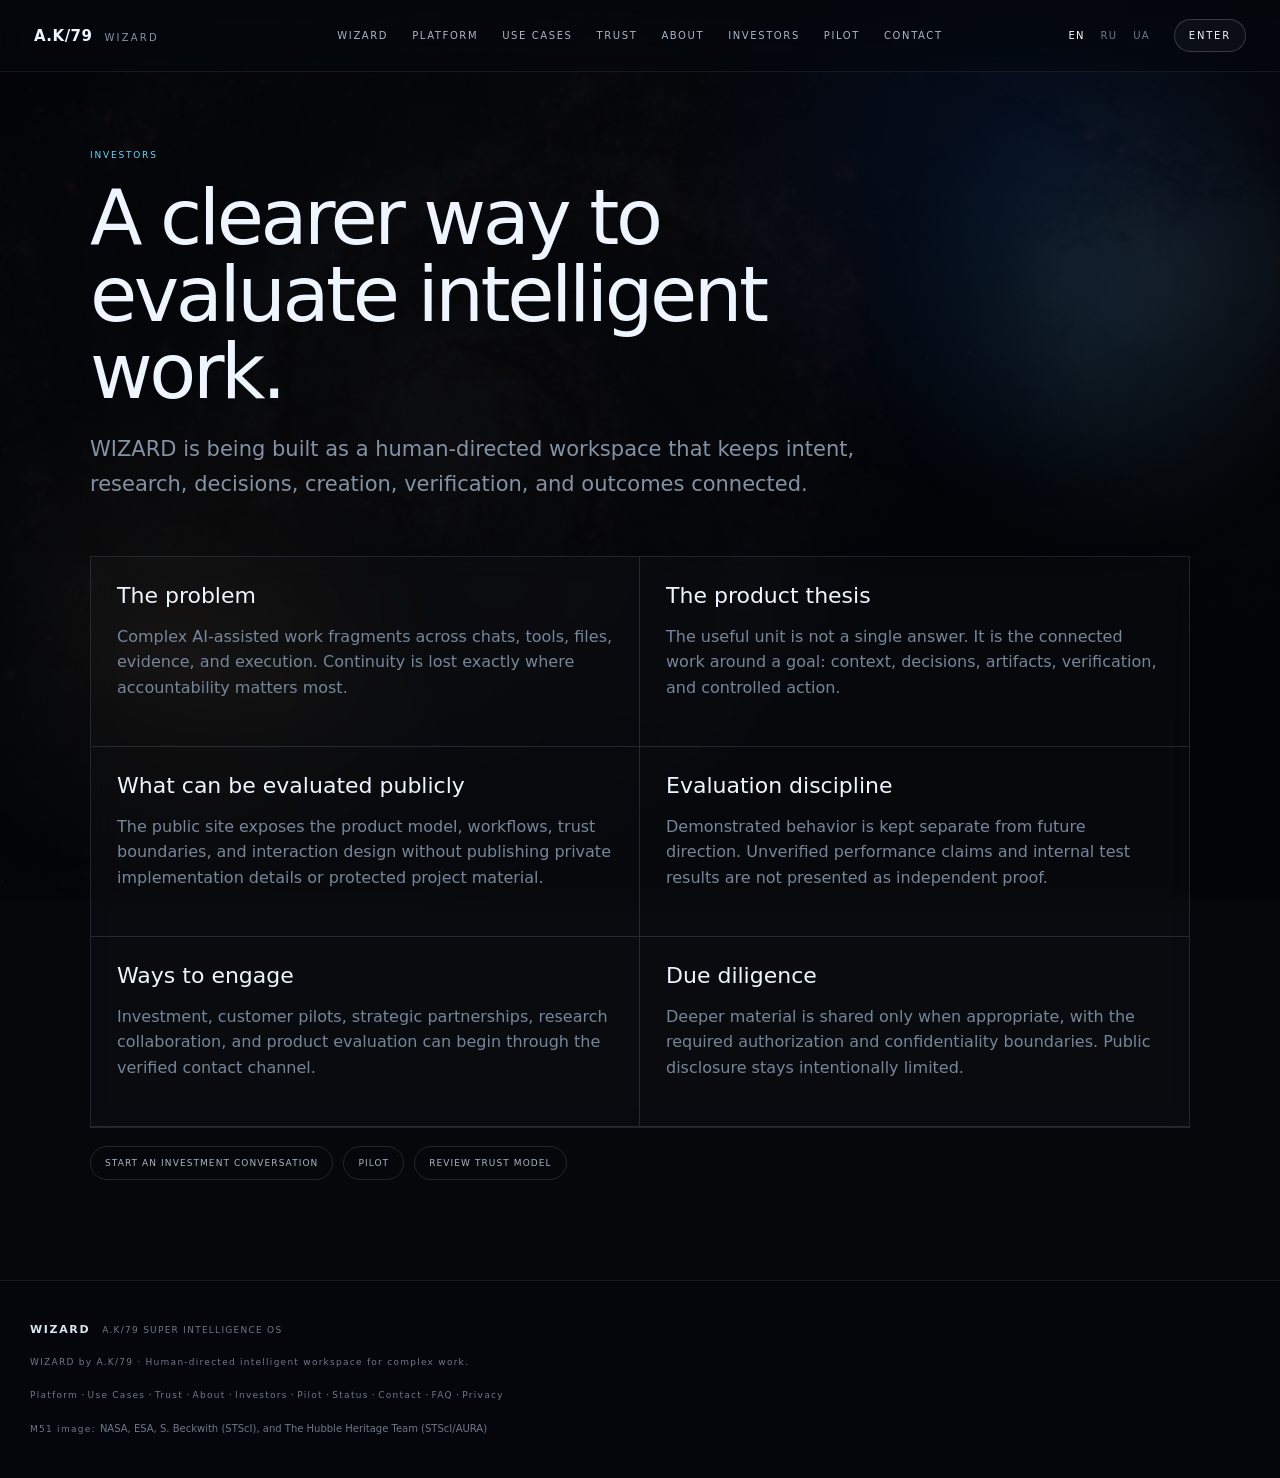
<file: investors/index.html>
<!DOCTYPE html><html lang="en" data-lang="en" translate="no" class="notranslate"><head><meta charSet="utf-8"/><meta name="viewport" content="width=device-width, initial-scale=1"/><link rel="stylesheet" href="/_next/static/chunks/0iq5x818bfavy.css" data-precedence="next"/><link rel="preload" as="script" fetchPriority="low" href="/_next/static/chunks/340ea0fwys4z5.js"/><script src="/_next/static/chunks/0v6qd3hxprdd2.js" async=""></script><script src="/_next/static/chunks/05tem0visqf24.js" async=""></script><script src="/_next/static/chunks/turbopack-2tfle12b84p8l.js" async=""></script><script src="/_next/static/chunks/1m31syuy1i5ck.js" async="" crossorigin=""></script><title>Investors — A.K/79</title><meta name="description" content="Public investor overview for WIZARD by A.K/79: product thesis, evaluation discipline, and verified contact path."/><link rel="manifest" href="/manifest.webmanifest"/><meta name="robots" content="index, follow"/><meta name="google" content="notranslate"/><link rel="canonical" href="https://wizardak79.com/investors/"/><meta property="og:title" content="WIZARD — A.K/79 SUPER INTELLIGENCE OS"/><meta property="og:description" content="From thought to possibility. From possibility to reality."/><meta property="og:url" content="https://wizardak79.com/"/><meta property="og:site_name" content="WIZARD"/><meta property="og:image" content="https://wizardak79.com/m51-deep.jpg"/><meta property="og:image:width" content="2560"/><meta property="og:image:height" content="1440"/><meta property="og:image:alt" content="WIZARD — A.K/79 SUPER INTELLIGENCE OS"/><meta property="og:type" content="website"/><meta name="twitter:card" content="summary_large_image"/><meta name="twitter:title" content="WIZARD — A.K/79 SUPER INTELLIGENCE OS"/><meta name="twitter:description" content="From thought to possibility. From possibility to reality."/><meta name="twitter:image" content="https://wizardak79.com/m51-deep.jpg"/><link rel="icon" href="/favicon.svg"/><script src="/_next/static/chunks/0cz1d0mv5g_q7.js" noModule=""></script></head><body><div hidden=""><!--$--><!--/$--></div><script type="application/ld+json">{"@context":"https://schema.org","@graph":[{"@type":"WebSite","@id":"https://wizardak79.com/#website","url":"https://wizardak79.com/","name":"WIZARD","description":"Human-directed intelligent workspace for complex work.","inLanguage":["en","ru","uk"]},{"@type":"SoftwareApplication","@id":"https://wizardak79.com/#product","name":"WIZARD","applicationCategory":"BusinessApplication","operatingSystem":"Web","url":"https://wizardak79.com/","description":"WIZARD connects research, decisions, creation and verification in a human-directed intelligent workspace.","creator":{"@type":"Organization","name":"A.K/79","url":"https://wizardak79.com/company/"}}]}</script><a class="skip-link" href="#main"><span class="localized-text"><span class="lang lang-en">Skip to content</span><span class="lang lang-ru">К содержанию</span><span class="lang lang-uk">До вмісту</span></span></a><header class="ak-header"><a class="ak-brand" href="/" aria-label="A.K/79 WIZARD home"><strong class="notranslate" translate="no" lang="en" data-ak79-brand="locked">A.K/79</strong><span class="notranslate" translate="no" lang="en" data-ak79-brand="locked">WIZARD</span></a><nav class="ak-nav" aria-label="Primary navigation">            <a href="/#wizard"><span class="notranslate" translate="no" lang="en" data-ak79-brand="locked">WIZARD</span></a><a href="/platform/"><span class="localized-text"><span class="lang lang-en">PLATFORM</span><span class="lang lang-ru">ПЛАТФОРМА</span><span class="lang lang-uk">ПЛАТФОРМА</span></span></a><a href="/use-cases/"><span class="localized-text"><span class="lang lang-en">USE CASES</span><span class="lang lang-ru">СЦЕНАРИИ</span><span class="lang lang-uk">СЦЕНАРІЇ</span></span></a><a href="/trust/"><span class="localized-text"><span class="lang lang-en">TRUST</span><span class="lang lang-ru">ДОВЕРИЕ</span><span class="lang lang-uk">ДОВІРА</span></span></a><a href="/company/"><span class="localized-text"><span class="lang lang-en">ABOUT</span><span class="lang lang-ru">О НАС</span><span class="lang lang-uk">ПРО НАС</span></span></a><a href="/investors/"><span class="localized-text"><span class="lang lang-en">INVESTORS</span><span class="lang lang-ru">ИНВЕСТОРАМ</span><span class="lang lang-uk">ІНВЕСТОРАМ</span></span></a><a href="/pilot/"><span class="localized-text"><span class="lang lang-en">PILOT</span><span class="lang lang-ru">ПИЛОТ</span><span class="lang lang-uk">ПІЛОТ</span></span></a><a href="/contact/"><span class="localized-text"><span class="lang lang-en">CONTACT</span><span class="lang lang-ru">КОНТАКТЫ</span><span class="lang lang-uk">КОНТАКТИ</span></span></a></nav><div class="ak-header-actions"><details class="ak-mobile-menu"><summary><span class="localized-text"><span class="lang lang-en">MENU</span><span class="lang lang-ru">МЕНЮ</span><span class="lang lang-uk">МЕНЮ</span></span></summary><nav class="ak-mobile-menu-panel" aria-label="Mobile navigation"><a href="/#wizard"><span class="notranslate" translate="no" lang="en" data-ak79-brand="locked">WIZARD</span></a><a href="/platform/"><span class="localized-text"><span class="lang lang-en">Platform</span><span class="lang lang-ru">Платформа</span><span class="lang lang-uk">Платформа</span></span></a><a href="/use-cases/"><span class="localized-text"><span class="lang lang-en">Use Cases</span><span class="lang lang-ru">Сценарии</span><span class="lang lang-uk">Сценарії</span></span></a><a href="/trust/"><span class="localized-text"><span class="lang lang-en">Trust</span><span class="lang lang-ru">Доверие</span><span class="lang lang-uk">Довіра</span></span></a><a href="/company/"><span class="localized-text"><span class="lang lang-en">About</span><span class="lang lang-ru">О нас</span><span class="lang lang-uk">Про нас</span></span></a><a href="/investors/"><span class="localized-text"><span class="lang lang-en">Investors</span><span class="lang lang-ru">Инвесторам</span><span class="lang lang-uk">Інвесторам</span></span></a><a href="/pilot/"><span class="localized-text"><span class="lang lang-en">Pilot</span><span class="lang lang-ru">Пилот</span><span class="lang lang-uk">Пілот</span></span></a><a href="/status/"><span class="localized-text"><span class="lang lang-en">Status</span><span class="lang lang-ru">Статус</span><span class="lang lang-uk">Статус</span></span></a><a href="/faq/"><span class="localized-text"><span class="lang lang-en">FAQ</span><span class="lang lang-ru">Вопросы</span><span class="lang lang-uk">Запитання</span></span></a><a href="/contact/"><span class="localized-text"><span class="lang lang-en">Contact</span><span class="lang lang-ru">Контакты</span><span class="lang lang-uk">Контакти</span></span></a><a href="/privacy/"><span class="localized-text"><span class="lang lang-en">Privacy</span><span class="lang lang-ru">Приватность</span><span class="lang lang-uk">Приватність</span></span></a></nav></details><div class="language-switcher" role="group" aria-label="Language"><button type="button" class="active" aria-pressed="true" aria-label="Language: EN">EN</button><button type="button" class="" aria-pressed="false" aria-label="Language: RU">RU</button><button type="button" class="" aria-pressed="false" aria-label="Language: UA">UA</button></div><a class="ak-enter" href="/#first-thought"><span class="localized-text"><span class="lang lang-en">ENTER</span><span class="lang lang-ru">ВОЙТИ</span><span class="lang lang-uk">УВІЙТИ</span></span></a></div></header><main id="main"><section class="section shell subpage"><div class="subpage-glow" aria-hidden="true"></div><div class="section-head wide-head"><div class="kicker"><span class="localized-text"><span class="lang lang-en">Investors</span><span class="lang lang-ru">Инвесторам</span><span class="lang lang-uk">Інвесторам</span></span></div><h1><span class="localized-text"><span class="lang lang-en">A clearer way to evaluate intelligent work.</span><span class="lang lang-ru">Более прозрачный способ оценивать интеллектуальную работу.</span><span class="lang lang-uk">Прозоріший спосіб оцінювати інтелектуальну роботу.</span></span></h1><p class="localized-text lead"><span class="lang lang-en">WIZARD is being built as a human-directed workspace that keeps intent, research, decisions, creation, verification, and outcomes connected.</span><span class="lang lang-ru">WIZARD создаётся как управляемая человеком рабочая среда, где намерение, исследование, решения, создание, проверка и результат остаются связанными.</span><span class="lang lang-uk">WIZARD створюється як кероване людиною робоче середовище, де намір, дослідження, рішення, створення, перевірка та результат залишаються пов’язаними.</span></p></div><div class="panel-grid"><article class="panel interactive-card"><strong><span class="localized-text"><span class="lang lang-en">The problem</span><span class="lang lang-ru">Проблема</span><span class="lang lang-uk">Проблема</span></span></strong><p class="localized-text"><span class="lang lang-en">Complex AI-assisted work fragments across chats, tools, files, evidence, and execution. Continuity is lost exactly where accountability matters most.</span><span class="lang lang-ru">Сложная работа с ИИ распадается между чатами, инструментами, файлами, доказательствами и исполнением. Непрерывность теряется именно там, где особенно важна ответственность.</span><span class="lang lang-uk">Складна робота з ШІ розпадається між чатами, інструментами, файлами, доказами та виконанням. Безперервність губиться саме там, де особливо важлива відповідальність.</span></p></article><article class="panel interactive-card"><strong><span class="localized-text"><span class="lang lang-en">The product thesis</span><span class="lang lang-ru">Продуктовая гипотеза</span><span class="lang lang-uk">Продуктова гіпотеза</span></span></strong><p class="localized-text"><span class="lang lang-en">The useful unit is not a single answer. It is the connected work around a goal: context, decisions, artifacts, verification, and controlled action.</span><span class="lang lang-ru">Полезная единица — не отдельный ответ, а связанная работа вокруг цели: контекст, решения, артефакты, проверка и контролируемое действие.</span><span class="lang lang-uk">Корисна одиниця — не окрема відповідь, а пов’язана робота навколо мети: контекст, рішення, артефакти, перевірка та контрольована дія.</span></p></article><article class="panel interactive-card"><strong><span class="localized-text"><span class="lang lang-en">What can be evaluated publicly</span><span class="lang lang-ru">Что можно оценить публично</span><span class="lang lang-uk">Що можна оцінити публічно</span></span></strong><p class="localized-text"><span class="lang lang-en">The public site exposes the product model, workflows, trust boundaries, and interaction design without publishing private implementation details or protected project material.</span><span class="lang lang-ru">Публичный сайт показывает продуктовую модель, рабочие процессы, границы доверия и взаимодействие, не раскрывая приватную реализацию и защищённые материалы проекта.</span><span class="lang lang-uk">Публічний сайт показує продуктову модель, робочі процеси, межі довіри та взаємодію, не розкриваючи приватну реалізацію й захищені матеріали проєкту.</span></p></article><article class="panel interactive-card"><strong><span class="localized-text"><span class="lang lang-en">Evaluation discipline</span><span class="lang lang-ru">Дисциплина оценки</span><span class="lang lang-uk">Дисципліна оцінювання</span></span></strong><p class="localized-text"><span class="lang lang-en">Demonstrated behavior is kept separate from future direction. Unverified performance claims and internal test results are not presented as independent proof.</span><span class="lang lang-ru">Продемонстрированное поведение отделяется от будущего направления. Непроверенные показатели и внутренние тесты не выдаются за независимое доказательство.</span><span class="lang lang-uk">Продемонстрована поведінка відділяється від майбутнього напряму. Неперевірені показники та внутрішні тести не подаються як незалежний доказ.</span></p></article><article class="panel interactive-card"><strong><span class="localized-text"><span class="lang lang-en">Ways to engage</span><span class="lang lang-ru">Форматы взаимодействия</span><span class="lang lang-uk">Формати взаємодії</span></span></strong><p class="localized-text"><span class="lang lang-en">Investment, customer pilots, strategic partnerships, research collaboration, and product evaluation can begin through the verified contact channel.</span><span class="lang lang-ru">Инвестиции, клиентские пилоты, стратегические партнёрства, исследовательское сотрудничество и оценка продукта могут начинаться через проверенный канал связи.</span><span class="lang lang-uk">Інвестиції, клієнтські пілоти, стратегічні партнерства, дослідницька співпраця та оцінювання продукту можуть починатися через перевірений канал зв’язку.</span></p></article><article class="panel interactive-card"><strong><span class="localized-text"><span class="lang lang-en">Due diligence</span><span class="lang lang-ru">Due diligence</span><span class="lang lang-uk">Due diligence</span></span></strong><p class="localized-text"><span class="lang lang-en">Deeper material is shared only when appropriate, with the required authorization and confidentiality boundaries. Public disclosure stays intentionally limited.</span><span class="lang lang-ru">Более глубокие материалы предоставляются только там, где это уместно, с необходимыми полномочиями и режимом конфиденциальности. Публичное раскрытие намеренно ограничено.</span><span class="lang lang-uk">Глибші матеріали надаються лише там, де це доречно, з необхідними повноваженнями та режимом конфіденційності. Публічне розкриття навмисно обмежене.</span></p></article></div><div class="ak-public-story-links"><a href="/contact/?kind=investor#contact-form"><span class="localized-text"><span class="lang lang-en">START AN INVESTMENT CONVERSATION</span><span class="lang lang-ru">НАЧАТЬ ИНВЕСТИЦИОННЫЙ ДИАЛОГ</span><span class="lang lang-uk">ПОЧАТИ ІНВЕСТИЦІЙНИЙ ДІАЛОГ</span></span></a><a href="/pilot/"><span class="localized-text"><span class="lang lang-en">PILOT</span><span class="lang lang-ru">ПИЛОТ</span><span class="lang lang-uk">ПІЛОТ</span></span></a><a href="/trust/"><span class="localized-text"><span class="lang lang-en">REVIEW TRUST MODEL</span><span class="lang lang-ru">ИЗУЧИТЬ МОДЕЛЬ ДОВЕРИЯ</span><span class="lang lang-uk">ПЕРЕГЛЯНУТИ МОДЕЛЬ ДОВІРИ</span></span></a></div></section><!--$--><!--/$--></main><footer class="ak-footer"><div><strong class="notranslate" translate="no" lang="en" data-ak79-brand="locked">WIZARD</strong><span class="notranslate" translate="no" lang="en" data-ak79-brand="locked">A.K/79 SUPER INTELLIGENCE OS</span></div><p><span class="localized-text"><span class="lang lang-en">WIZARD by A.K/79 · Human-directed intelligent workspace for complex work.</span><span class="lang lang-ru">WIZARD by A.K/79 · Интеллектуальная рабочая среда для сложных задач под управлением человека.</span><span class="lang lang-uk">WIZARD by A.K/79 · Інтелектуальне робоче середовище для складних завдань під керуванням людини.</span></span></p><p><a href="/platform/"><span class="localized-text"><span class="lang lang-en">Platform</span><span class="lang lang-ru">Платформа</span><span class="lang lang-uk">Платформа</span></span></a> · <a href="/use-cases/"><span class="localized-text"><span class="lang lang-en">Use Cases</span><span class="lang lang-ru">Сценарии</span><span class="lang lang-uk">Сценарії</span></span></a> · <a href="/trust/"><span class="localized-text"><span class="lang lang-en">Trust</span><span class="lang lang-ru">Доверие</span><span class="lang lang-uk">Довіра</span></span></a> · <a href="/company/"><span class="localized-text"><span class="lang lang-en">About</span><span class="lang lang-ru">О нас</span><span class="lang lang-uk">Про нас</span></span></a> · <a href="/investors/"><span class="localized-text"><span class="lang lang-en">Investors</span><span class="lang lang-ru">Инвесторам</span><span class="lang lang-uk">Інвесторам</span></span></a> · <a href="/pilot/"><span class="localized-text"><span class="lang lang-en">Pilot</span><span class="lang lang-ru">Пилот</span><span class="lang lang-uk">Пілот</span></span></a> · <a href="/status/"><span class="localized-text"><span class="lang lang-en">Status</span><span class="lang lang-ru">Статус</span><span class="lang lang-uk">Статус</span></span></a> · <a href="/contact/"><span class="localized-text"><span class="lang lang-en">Contact</span><span class="lang lang-ru">Контакты</span><span class="lang lang-uk">Контакти</span></span></a> · <a href="/faq/"><span class="localized-text"><span class="lang lang-en">FAQ</span><span class="lang lang-ru">Вопросы</span><span class="lang lang-uk">Запитання</span></span></a> · <a href="/privacy/"><span class="localized-text"><span class="lang lang-en">Privacy</span><span class="lang lang-ru">Приватность</span><span class="lang lang-uk">Приватність</span></span></a></p><small><span class="localized-text"><span class="lang lang-en">M51 image: </span><span class="lang lang-ru">Изображение M51: </span><span class="lang lang-uk">Зображення M51: </span></span><a href="https://esahubble.org/images/heic0506a/" target="_blank" rel="noreferrer">NASA, ESA, S. Beckwith (STScI), and The Hubble Heritage Team (STScI/AURA)</a></small></footer><script src="/_next/static/chunks/340ea0fwys4z5.js" id="_R_" async=""></script><script>(self.__next_f=self.__next_f||[]).push([0])</script><script>self.__next_f.push([1,"1:\"$Sreact.fragment\"\nc:I[68027,[\"/_next/static/chunks/1m31syuy1i5ck.js\"],\"default\",1]\n:HL[\"/_next/static/chunks/0iq5x818bfavy.css\",\"style\"]\na:X\n0:{\"P\":null,\"c\":[\"\",\"investors\",\"\"],\"q\":\"\",\"i\":false,\"f\":[[[\"\",{\"children\":[\"investors\",{\"children\":[\"__PAGE__\",{},\"$undefined\",\"$undefined\",4608]},\"$undefined\",\"$undefined\",4608]},\"$undefined\",\"$undefined\",4624],[[\"$\",\"$1\",\"c\",{\"children\":[[[\"$\",\"link\",\"0\",{\"rel\":\"stylesheet\",\"href\":\"/_next/static/chunks/0iq5x818bfavy.css\",\"precedence\":\"next\",\"crossOrigin\":\"$undefined\",\"nonce\":\"$undefined\"}],[\"$\",\"script\",\"script-0\",{\"src\":\"/_next/static/chunks/1m31syuy1i5ck.js\",\"async\":true,\"nonce\":\"$undefined\"}]],[\"$\",\"html\",null,{\"lang\":\"en\",\"data-lang\":\"en\",\"translate\":\"no\",\"className\":\"notranslate\",\"suppressHydrationWarning\":true,\"children\":[\"$\",\"body\",null,{\"children\":[[\"$\",\"script\",null,{\"type\":\"application/ld+json\",\"dangerouslySetInnerHTML\":{\"__html\":\"{\\\"@context\\\":\\\"https://schema.org\\\",\\\"@graph\\\":[{\\\"@type\\\":\\\"WebSite\\\",\\\"@id\\\":\\\"https://wizardak79.com/#website\\\",\\\"url\\\":\\\"https://wizardak79.com/\\\",\\\"name\\\":\\\"WIZARD\\\",\\\"description\\\":\\\"Human-directed intelligent workspace for complex work.\\\",\\\"inLanguage\\\":[\\\"en\\\",\\\"ru\\\",\\\"uk\\\"]},{\\\"@type\\\":\\\"SoftwareApplication\\\",\\\"@id\\\":\\\"https://wizardak79.com/#product\\\",\\\"name\\\":\\\"WIZARD\\\",\\\"applicationCategory\\\":\\\"BusinessApplication\\\",\\\"operatingSystem\\\":\\\"Web\\\",\\\"url\\\":\\\"https://wizardak79.com/\\\",\\\"description\\\":\\\"WIZARD connects research, decisions, creation and verification in a human-directed intelligent workspace.\\\",\\\"creator\\\":{\\\"@type\\\":\\\"Organization\\\",\\\"name\\\":\\\"A.K/79\\\",\\\"url\\\":\\\"https://wizardak79.com/company/\\\"}}]}\"}}],[\"$\",\"a\",null,{\"className\":\"skip-link\",\"href\":\"#main\",\"children\":[\"$\",\"span\",null,{\"className\":\"localized-text\",\"children\":[[\"$\",\"span\",null,{\"className\":\"lang lang-en\",\"children\":\"Skip to content\"}],[\"$\",\"span\",null,{\"className\":\"lang lang-ru\",\"children\":\"К содержанию\"}],[\"$\",\"span\",null,{\"className\":\"lang lang-uk\",\"children\":\"До вмісту\"}]]}]}],[\"$\",\"header\",null,{\"className\":\"ak-header\",\"children\":[[\"$\",\"a\",null,{\"className\":\"ak-brand\",\"href\":\"/\",\"aria-label\":\"A.K/79 WIZARD home\",\"children\":[[\"$\",\"strong\",null,{\"className\":\"notranslate\",\"translate\":\"no\",\"lang\":\"en\",\"data-ak79-brand\":\"locked\",\"children\":\"A.K/79\"}],[\"$\",\"span\",null,{\"className\":\"notranslate\",\"translate\":\"no\",\"lang\":\"en\",\"data-ak79-brand\":\"locked\",\"children\":\"WIZARD\"}]]}],[\"$\",\"nav\",null,{\"className\":\"ak-nav\",\"aria-label\":\"Primary navigation\",\"children\":[\"            \",[\"$\",\"a\",null,{\"href\":\"/#wizard\",\"children\":[\"$\",\"span\",null,{\"className\":\"notranslate\",\"translate\":\"no\",\"lang\":\"en\",\"data-ak79-brand\":\"locked\",\"children\":\"WIZARD\"}]}],[\"$\",\"a\",null,{\"href\":\"/platform/\",\"children\":[\"$\",\"span\",null,{\"className\":\"localized-text\",\"children\":[[\"$\",\"span\",null,{\"className\":\"lang lang-en\",\"children\":\"PLATFORM\"}],[\"$\",\"span\",null,{\"className\":\"lang lang-ru\",\"children\":\"ПЛАТФОРМА\"}],[\"$\",\"span\",null,{\"className\":\"lang lang-uk\",\"children\":\"ПЛАТФОРМА\"}]]}]}],[\"$\",\"a\",null,{\"href\":\"/use-cases/\",\"children\":[\"$\",\"span\",null,{\"className\":\"localized-text\",\"children\":[[\"$\",\"span\",null,{\"className\":\"lang lang-en\",\"children\":\"USE CASES\"}],[\"$\",\"span\",null,{\"className\":\"lang lang-ru\",\"children\":\"СЦЕНАРИИ\"}],[\"$\",\"span\",null,{\"className\":\"lang lang-uk\",\"children\":\"СЦЕНАРІЇ\"}]]}]}],[\"$\",\"a\",null,{\"href\":\"/trust/\",\"children\":[\"$\",\"span\",null,{\"className\":\"localized-text\",\"children\":[[\"$\",\"span\",null,{\"className\":\"lang lang-en\",\"children\":\"TRUST\"}],[\"$\",\"span\",null,{\"className\":\"lang lang-ru\",\"children\":\"ДОВЕРИЕ\"}],[\"$\",\"span\",null,{\"className\":\"lang lang-uk\",\"children\":\"ДОВІРА\"}]]}]}],[\"$\",\"a\",null,{\"href\":\"/company/\",\"children\":[\"$\",\"span\",null,{\"className\":\"localized-text\",\"children\":[[\"$\",\"span\",null,{\"className\":\"lang lang-en\",\"children\":\"ABOUT\"}],[\"$\",\"span\",null,{\"className\":\"lang lang-ru\",\"children\":\"О НАС\"}],[\"$\",\"span\",null,{\"className\":\"lang lang-uk\",\"children\":\"ПРО НАС\"}]]}]}],[\"$\",\"a\",null,{\"href\":\"/investors/\",\"children\":[\"$\",\"span\",null,{\"className\":\"localized-text\",\"children\":[[\"$\",\"span\",null,{\"className\":\"lang lang-en\",\"children\":\"INVESTORS\"}],[\"$\",\"span\",null,{\"className\":\"lang lang-ru\",\"children\":\"ИНВЕСТОРАМ\"}],[\"$\",\"span\",null,{\"className\":\"lang lang-uk\",\"children\":\"ІНВЕСТОРАМ\"}]]}]}],[\"$\",\"a\",null,{\"href\":\"/pilot/\",\"children\":[\"$\",\"span\",null,{\"className\":\"localized-text\",\"children\":[[\"$\",\"span\",null,{\"className\":\"lang lang-en\",\"children\":\"PILOT\"}],[\"$\",\"span\",null,{\"className\":\"lang lang-ru\",\"children\":\"ПИЛОТ\"}],[\"$\",\"span\",null,{\"className\":\"lang lang-uk\",\"children\":\"ПІЛОТ\"}]]}]}],[\"$\",\"a\",null,{\"href\":\"/contact/\",\"children\":[\"$\",\"span\",null,{\"className\":\"localized-text\",\"children\":[[\"$\",\"span\",null,{\"className\":\"lang lang-en\",\"children\":\"CONTACT\"}],[\"$\",\"span\",null,{\"className\":\"lang lang-ru\",\"children\":\"КОНТАКТЫ\"}],[\"$\",\"span\",null,{\"className\":\"lang lang-uk\",\"children\":\"КОНТАКТИ\"}]]}]}]]}],[\"$\",\"div\",null,{\"className\":\"ak-header-actions\",\"children\":[[\"$\",\"details\",null,{\"className\":\"ak-mobile-menu\",\"children\":[\"$L2\",\"$L3\"]}],\"$L4\",\"$L5\"]}]]}],\"$L6\",\"$L7\"]}]}]]}],{\"children\":[\"$L8\",{\"children\":[\"$L9\",{},null,false,null]},null,false,\"$a\"]},null,false,null],\"$Lb\",false]],\"m\":\"$undefined\",\"G\":[\"$c\",[\"$Ld\"]],\"S\":true,\"h\":null,\"r\":\"$undefined\",\"s\":\"$undefined\",\"a\":\"$undefined\",\"l\":\"$undefined\",\"p\":\"$undefined\",\"d\":\"$undefined\",\"b\":\"hIfOSZiTNnZ9_TGrLv6p2\"}\ne:I[7783,[\"/_next/static/chunks/1m31syuy1i5ck.js\"],\"default\"]\nf:I[39756,[\"/_next/static/chunks/1m31syuy1i5ck.js\"],\"default\"]\n10:I[37457,[\"/_next/static/chunks/1m31syuy1i5ck.js\"],\"default\"]\n19:I[97367,[\"/_next/static/chunks/1m31syuy1i5ck.js\"],\"ViewportBoundary\"]\n1b:I[97367,[\"/_next/static/chunks/1m31syuy1i5ck.js\"],\"MetadataBoundary\"]\n1c:\"$Sreact.suspense\"\n2:[\"$\",\"summary\",null,{\"children\":[\"$\",\"span\",null,{\"className\":\"localized-text\",\"children\":[[\"$\",\"span\",null,{\"className\":\"lang lang-en\",\"children\":\"MENU\"}],[\"$\",\"span\",null,{\"className\":\"lang lang-ru\",\"children\":\"МЕНЮ\"}],[\"$\",\"span\",null,{\"className\":\"lang lang-uk\",\"children\":\"МЕНЮ\"}]]}]}]\n3:[\"$\",\"nav\",null,{\"className\":\"ak-mobile-menu-panel\",\"aria-label\":\"Mobile navigation\",\"children\":[[\"$\",\"a\",null,{\"href\":\"/#wizard\",\"children\":[\"$\",\"span\",null,{\"className\":\"notranslate\",\"translate\":\"no\",\"lang\":\"en\",\"data-ak79-brand\":\"locked\",\"children\":\"WIZARD\"}]}],[\"$\",\"a\",null,{\"href\":\"/platform/\",\"children\":[\"$\",\"span\",null,{\"className\":\"localized-text\",\"children\":[[\"$\",\"span\",null,{\"className\":\"lang lang-en\",\"children\":\"Platform\"}],[\"$\",\"span\",null,{\"className\":\"lang lang-ru\",\"children\":\"Платформа\"}],[\"$\",\"span\",null,{\"className\":\"lang lang-uk\",\"children\":\"Платформа\"}]]}]}],[\"$\",\"a\",null,{\"href\":\"/use-cases/\",\"children\":[\"$\",\"span\",null,{\"className\":\"localized-text\",\"children\":[[\"$\",\"span\",null,{\"className\":\"lang lang-en\",\"children\":\"Use Cases\"}],[\"$\",\"span\",null,{\"className\":\"lang lang-ru\",\"children\":\"Сценарии\"}],[\"$\",\"span\",null,{\"className\":\"lang lang-uk\",\"children\":\"Сценарії\"}]]}]}],[\"$\",\"a\",null,{\"href\":\"/trust/\",\"children\":[\"$\",\"span\",null,{\"className\":\"localized-text\",\"children\":[[\"$\",\"span\",null,{\"className\":\"lang lang-en\",\"children\":\"Trust\"}],[\"$\",\"span\",null,{\"className\":\"lang lang-ru\",\"children\":\"Доверие\"}],[\"$\",\"span\",null,{\"className\":\"lang lang-uk\",\"children\":\"Довіра\"}]]}]}],[\"$\",\"a\",null,{\"href\":\"/company/\",\"children\":[\"$\",\"span\",null,{\"className\":\"localized-text\",\"children\":[[\"$\",\"span\",null,{\"className\":\"lang lang-en\",\"children\":\"About\"}],[\"$\",\"span\",null,{\"className\":\"lang lang-ru\",\"children\":\"О нас\"}],[\"$\",\"span\",null,{\"className\":\"lang lang-uk\",\"children\":\"Про нас\"}]]}]}],[\"$\",\"a\",null,{\"href\":\"/investors/\",\"children\":[\"$\",\"span\",null,{\"className\":\"localized-text\",\"children\":[[\"$\",\"span\",null,{\"className\":\"lang lang-en\",\"children\":\"Investors\"}],[\"$\",\"span\",null,{\"className\":\"lang lang-ru\",\"children\":\"Инвесторам\"}],[\"$\",\"span\",null,{\"className\":\"lang lang-uk\",\"children\":\"Інвесторам\"}]]}]}],[\"$\",\"a\",null,{\"href\":\"/pilot/\",\"children\":[\"$\",\"span\",null,{\"className\":\"localized-text\",\"children\":[[\"$\",\"span\",null,{\"className\":\"lang lang-en\",\"children\":\"Pilot\"}],[\"$\",\"span\",null,{\"className\":\"lang lang-ru\",\"children\":\"Пилот\"}],[\"$\",\"span\",null,{\"className\":\"lang lang-uk\",\"children\":\"Пілот\"}]]}]}],[\"$\",\"a\",null,{\"href\":\"/status/\",\"children\":[\"$\",\"span\",null,{\"className\":\"localized-text\",\"children\":[[\"$\",\"span\",null,{\"className\":\"lang lang-en\",\"children\":\"Status\"}],[\"$\",\"span\",null,{\"className\":\"lang lang-ru\",\"children\":\"Статус\"}],[\"$\",\"span\",null,{\"className\":\"lang lang-uk\",\"children\":\"Статус\"}]]}]}],[\"$\",\"a\",null,{\"href\":\"/faq/\",\"children\":[\"$\",\"span\",null,{\"className\":\"localized-text\",\"children\":[[\"$\",\"span\",null,{\"className\":\"lang lang-en\",\"children\":\"FAQ\"}],[\"$\",\"span\",null,{\"className\":\"lang lang-ru\",\"children\":\"Вопросы\"}],[\"$\",\"span\",null,{\"className\":\"lang lang-uk\",\"children\":\"Запитання\"}]]}]}],[\"$\",\"a\",null,{\"href\":\"/contact/\",\"children\":[\"$\",\"span\",null,{\"className\":\"localized-text\",\"children\":[[\"$\",\"span\",null,{\"className\":\"lang lang-en\",\"children\":\"Contact\"}],[\"$\",\"span\",null,{\"className\":\"lang lang-ru\",\"children\":\"Контакты\"}],[\"$\",\"span\",null,{\"className\":\"lang lang-uk\",\"children\":\"Контакти\"}]]}]}],[\"$\",\"a\",null,{\"href\":\"/privacy/\",\"children\":[\"$\",\"span\",null,{\"className\":\"localized-text\",\"children\":[[\"$\",\"span\",null,{\"className\":\"lang lang-en\",\"children\":\"Privacy\"}],[\"$\",\"span\",null,{\"className\":\"lang lang-ru\",\"children\":\"Приватность\"}],[\"$\",\"span\",null,{\"className\":\"lang lang-uk\",\"children\":\"Приватність\"}]]}]}]]}]\n4:[\"$\",\"$Le\",null,{}]\n5:[\"$\",\"a\",null,{\"className\":\"ak-enter\",\"href\":\"/#first-thought\",\"children\":[\"$\",\"span\",null,{\"className\":\"localized-text\",\"children\":[[\"$\",\"span\",null,{\"className\":\"lang lang-en\",\"children\":\"ENTER\"}],[\"$\",\"span\",null,{\"className\":\"lang lang-ru\",\"children\":\"ВОЙТИ\"}],[\"$\",\"span\",null,{\"className\":\"lang lang-uk\",\"children\":\"УВІЙТИ\"}]]}]}]\n6:[\"$\",\"main\",null,{\"id\":\"main\",\"children\":[\"$\",\"$Lf\",null,{\"parallelRouterKey\":\"children\",\"error\":\"$undefined\",\"errorStyles\":\"$undefined\",\"errorScripts\":\"$undefined\",\"template\":[\"$\",\"$L10\",null,{}],\"templateStyles\":\"$undefined\",\"templateScripts\":\"$undefined\",\"notFound\":[[\"$\",\"section\",null,{\"className\":\"section shell subpage not-found-page\",\"children\":[[\"$\",\"div\",null,{\"className\":\"subpage-glow\",\"aria-hidden\":\"true\"}],[\"$\",\"div\",null,{\"className\":\"section-head wide-head\",\"children\":[[\"$\",\"div\",null,{\"className\":\"kicker\",\"children\":\"404\"}],[\"$\",\"h1\",null,{\"children\":[\"$\",\"span\",null,{\"className\":\"localized-text\",\"children\":[[\"$\",\"span\",null,{\"className\":\"lang lang-en\",\"children\":\"This path does not exist.\"}],[\"$\",\"span\",null,{\"className\":\"lang lang-ru\",\"children\":\"Такой страницы нет.\"}],[\"$\",\"span\",null,{\"className\":\"lang lang-uk\",\"children\":\"Такої сторінки немає.\"}]]}]}],[\"$\",\"p\",null,{\"className\":\"localized-text lead\",\"children\":[[\"$\",\"span\",null,{\"className\":\"lang lang-en\",\"children\":\"The link may be old, incomplete, or moved. The public WIZARD site is still here.\"}],[\"$\",\"span\",null,{\"className\":\"lang lang-ru\",\"children\":\"Ссылка могла устареть, быть неполной или страница могла переехать. Публичный сайт WIZARD по-прежнему здесь.\"}],[\"$\",\"span\",null,{\"className\":\"lang lang-uk\",\"children\":\"Посилання могло застаріти, бути неповним або сторінка могла переїхати. Публічний сайт WIZARD усе ще тут.\"}]]}]]}],[\"$\",\"div\",null,{\"className\":\"ak-public-story-links\",\"children\":[[\"$\",\"a\",null,{\"href\":\"/\",\"children\":[\"$\",\"span\",null,{\"className\":\"localized-text\",\"children\":[[\"$\",\"span\",null,{\"className\":\"lang lang-en\",\"children\":\"HOME\"}],[\"$\",\"span\",null,{\"className\":\"lang lang-ru\",\"children\":\"ГЛАВНАЯ\"}],[\"$\",\"span\",null,{\"className\":\"lang lang-uk\",\"children\":\"ГОЛОВНА\"}]]}]}],[\"$\",\"a\",null,{\"href\":\"/pilot/\",\"children\":[\"$\",\"span\",null,{\"className\":\"localized-text\",\"children\":[[\"$\",\"span\",null,{\"className\":\"lang lang-en\",\"children\":\"PILOT\"}],[\"$\",\"span\",null,{\"className\":\"lang lang-ru\",\"children\":\"ПИЛОТ\"}],[\"$\",\"span\",null,{\"className\":\"lang lang-uk\",\"children\":\"ПІЛОТ\"}]]}]}],[\"$\",\"a\",null,{\"href\":\"/contact/\",\"children\":[\"$\",\"span\",null,{\"className\":\"localized-text\",\"children\":[[\"$\",\"span\",null,{\"className\":\"lang lang-en\",\"children\":\"CONTACT\"}],[\"$\",\"span\",null,{\"className\":\"lang lang-ru\",\"children\":\"КОНТАКТЫ\"}],[\"$\",\"span\",null,{\"className\":\"lang lang-uk\",\"children\":\"КОНТАКТИ\"}]]}]}]]}]]}],[]],\"forbidden\":\"$undefined\",\"unauthorized\":\"$undefined\"}]}]\n7:[\"$\",\"footer\",null,{\"className\":\"ak-footer\",\"children\":[[\"$\",\"div\",null,{\"children\":[[\"$\",\"strong\",null,{\"className\":\"notranslate\",\"translate\":\"no\",\"lang\":\"en\",\"data-ak79-brand\":\"locked\",\"children\":\"WIZARD\"}],[\"$\",\"span\",null,{\"className\":\"notranslate\",\"translate\":\"no\",\"lang\":\"en\",\"data-ak79-brand\":\"locked\",\"children\":\"A.K/79 SUPER INTELLIGENCE OS\"}]]}],[\"$\",\"p\",null,{\"children\":[\"$\",\"span\",null,{\"className\":\"localized-text\",\"children\":[[\"$\",\"span\",null,{\"className\":\"lang lang-en\",\"children\":\"WIZARD by A.K/79 · Human-directed intelligent workspace for complex work.\"}],[\"$\",\"span\",null,{\"className\":\"lang lang-ru\",\"children\":\"WIZARD by A.K/79 · Интеллектуальная рабочая среда для сложных задач под управлением человека.\"}],[\"$\",\"span\",null,{\"className\":\"lang lang-uk\",\"children\":\"WIZARD by A.K/79 · Інтелектуальне робоче середовище для складних завдань під керуванням людини.\"}]]}]}],[\"$\",\"p\",null,{\"children\":[[\"$\",\"a\",null,{\"href\":\"/platform/\",\"children\":[\"$\",\"span\",null,{\"className\":\"localized-text\",\"children\":[[\"$\",\"span\",null,{\"className\":\"lang lang-en\",\"children\":\"Platform\"}],[\"$\",\"span\",null,{\"className\":\"lang lang-ru\",\"children\":\"Платформа\"}],[\"$\",\"span\",null,{\"className\":\"lang lang-uk\",\"children\":\"Платформа\"}]]}]}],\" · \",[\"$\",\"a\",null,{\"href\":\"/use-cases/\",\"children\":[\"$\",\"span\",null,{\"className\":\"localized-text\",\"children\":[[\"$\",\"span\",null,{\"className\":\"lang lang-en\",\"children\":\"Use Cases\"}],[\"$\",\"span\",null,{\"className\":\"lang lang-ru\",\"children\":\"Сценарии\"}],[\"$\",\"span\",null,{\"className\":\"lang lang-uk\",\"children\":\"Сценарії\"}]]}]}],\" · \",[\"$\",\"a\",null,{\"href\":\"/trust/\",\"children\":[\"$\",\"span\",null,{\"className\":\"localized-text\",\"children\":[[\"$\",\"span\",null,{\"className\":\"lang lang-en\",\"children\":\"Trust\"}],[\"$\",\"span\",null,{\"className\":\"lang lang-ru\",\"children\":\"Доверие\"}],[\"$\",\"span\",null,{\"className\":\"lang lang-uk\",\"children\":\"Довіра\"}]]}]}],\" · \",[\"$\",\"a\",null,{\"href\":\"/company/\",\"children\":[\"$\",\"span\",null,{\"className\":\"localized-text\",\"children\":[[\"$\",\"span\",null,{\"className\":\"lang lang-en\",\"children\":\"About\"}],[\"$\",\"span\",null,{\"className\":\"lang lang-ru\",\"children\":\"О нас\"}],[\"$\",\"span\",null,{\"className\":\"lang lang-uk\",\"children\":\"Про нас\"}]]}]}],\" · \",[\"$\",\"a\",null,{\"href\":\"/investors/\",\"children\":[\"$\",\"span\",null,{\"className\":\"localized-text\",\"children\":[[\"$\",\"span\",null,{\"className\":\"lang lang-en\",\"children\":\"Investors\"}],[\"$\",\"span\",null,{\"className\":\"lang lang-ru\",\"children\":\"Инвесторам\"}],[\"$\",\"span\",null,{\"className\":\"lang lang-uk\",\"children\":\"Інвесторам\"}]]}]}],\" · \",[\"$\",\"a\",null,{\"href\":\"/pilot/\",\"children\":[\"$\",\"span\",null,{\"className\":\"localized-text\",\"children\":[[\"$\",\"span\",null,{\"className\":\"lang lang-en\",\"children\":\"Pilot\"}],[\"$\",\"span\",null,{\"className\":\"lang lang-ru\",\"children\":\"Пилот\"}],[\"$\",\"span\",null,{\"className\":\"lang lang-uk\",\"children\":\"Пілот\"}]]}]}],\" · \",[\"$\",\"a\",null,{\"href\":\"/status/\",\"children\":[\"$\",\"span\",null,{\"className\":\"localized-text\",\"children\":[[\"$\",\"span\",null,{\"className\":\"lang lang-en\",\"children\":\"Status\"}],[\"$\",\"span\",null,{\"className\":\"lang lang-ru\",\"children\":\"Статус\"}],[\"$\",\"span\",null,{\"className\":\"lang lang-uk\",\"children\":\"Статус\"}]]}]}],\" · \",[\"$\",\"a\",null,{\"href\":\"/contact/\",\"children\":[\"$\",\"span\",null,{\"className\":\"localized-text\",\"children\":[[\"$\",\"span\",null,{\"className\":\"lang lang-en\",\"children\":\"Contact\"}],[\"$\",\"span\",null,{\"className\":\"lang lang-ru\",\"children\":\"Контакты\"}],[\"$\",\"span\",null,{\"className\":\"lang lang-uk\",\"children\":\"Контакти\"}]]}]}],\" · \",[\"$\",\"a\",null,{\"href\":\"/faq/\",\"children\":[\"$\",\"span\",null,{\"className\":\"localized-text\",\"children\":[[\"$\",\"span\",null,{\"className\":\"lang lang-en\",\"children\":\"FAQ\"}],[\"$\",\"span\",null,{\"className\":\"lang lang-ru\",\"children\":\"Вопросы\"}],[\"$\",\"span\",null,{\"className\":\"lang lang-uk\",\"children\":\"Запитання\"}]]}]}],\" · \",[\"$\",\"a\",null,{\"href\":\"/privacy/\",\"children\":[\"$\",\"span\",null,{\"className\":\"localized-text\",\"children\":[[\"$\",\"span\",null,{\"className\":\"lang lang-en\",\"children\":\"Privacy\"}],[\"$\",\"span\",null,{\"className\":\"lang lang-ru\",\"children\":\"Приватность\"}],[\"$\",\"span\",null,{\"className\":\"lang lang-uk\",\"children\":\"Приватність\"}]]}]}]]}],[\"$\",\"small\",null,{\"children\":[[\"$\",\"span\",null,{\"className\":\"localized-text\",\"children\":[[\"$\",\"span\",null,{\"className\":\"lang lang-en\",\"children\":\"M51 image: \"}],[\"$\",\"span\",null,{\"className\":\"lang lang-ru\",\"children\":\"Изображение M51: \"}],[\"$\",\"span\",null,{\"className\":\"lang lang-uk\",\"children\":\"Зображення M51: \"}]]}],[\"$\",\"a\",null,{\"href\":\"https://esahubble.org/images/heic0506a/\",\"target\":\"_blank\",\"rel\":\"noreferrer\",\"children\":\"NASA, ESA, S. Beckwith (STScI), and The Hubble Heritage Team (STScI/AURA)\"}]]}]]}]\n8:[\"$\",\"$1\",\"c\",{\"children\":[null,[\"$\",\"$Lf\",null,{\"parallelRouterKey\":\"children\",\"error\":\"$undefined\",\"errorStyles\":\"$undefined\",\"errorScripts\":\"$undefined\",\"template\":[\"$\",\"$L10\",null,{}],\"templateStyles\":\"$undefined\",\"templateScripts\":\"$undefined\",\"notFound\":\"$undefined\",\"forbidden\":\"$undefined\",\"unauthorized\":\"$undefined\"}]]}]\n"])</script><script>self.__next_f.push([1,"9:[\"$\",\"$1\",\"c\",{\"children\":[[\"$\",\"section\",null,{\"className\":\"section shell subpage\",\"children\":[[\"$\",\"div\",null,{\"className\":\"subpage-glow\",\"aria-hidden\":\"true\"}],[\"$\",\"div\",null,{\"className\":\"section-head wide-head\",\"children\":[[\"$\",\"div\",null,{\"className\":\"kicker\",\"children\":[\"$\",\"span\",null,{\"className\":\"localized-text\",\"children\":[[\"$\",\"span\",null,{\"className\":\"lang lang-en\",\"children\":\"Investors\"}],[\"$\",\"span\",null,{\"className\":\"lang lang-ru\",\"children\":\"Инвесторам\"}],[\"$\",\"span\",null,{\"className\":\"lang lang-uk\",\"children\":\"Інвесторам\"}]]}]}],[\"$\",\"h1\",null,{\"children\":[\"$\",\"span\",null,{\"className\":\"localized-text\",\"children\":[[\"$\",\"span\",null,{\"className\":\"lang lang-en\",\"children\":\"A clearer way to evaluate intelligent work.\"}],[\"$\",\"span\",null,{\"className\":\"lang lang-ru\",\"children\":\"Более прозрачный способ оценивать интеллектуальную работу.\"}],[\"$\",\"span\",null,{\"className\":\"lang lang-uk\",\"children\":\"Прозоріший спосіб оцінювати інтелектуальну роботу.\"}]]}]}],[\"$\",\"p\",null,{\"className\":\"localized-text lead\",\"children\":[[\"$\",\"span\",null,{\"className\":\"lang lang-en\",\"children\":\"WIZARD is being built as a human-directed workspace that keeps intent, research, decisions, creation, verification, and outcomes connected.\"}],[\"$\",\"span\",null,{\"className\":\"lang lang-ru\",\"children\":\"WIZARD создаётся как управляемая человеком рабочая среда, где намерение, исследование, решения, создание, проверка и результат остаются связанными.\"}],[\"$\",\"span\",null,{\"className\":\"lang lang-uk\",\"children\":\"WIZARD створюється як кероване людиною робоче середовище, де намір, дослідження, рішення, створення, перевірка та результат залишаються пов’язаними.\"}]]}]]}],[\"$\",\"div\",null,{\"className\":\"panel-grid\",\"children\":[[\"$\",\"article\",null,{\"className\":\"panel interactive-card\",\"children\":[[\"$\",\"strong\",null,{\"children\":[\"$\",\"span\",null,{\"className\":\"localized-text\",\"children\":[[\"$\",\"span\",null,{\"className\":\"lang lang-en\",\"children\":\"The problem\"}],[\"$\",\"span\",null,{\"className\":\"lang lang-ru\",\"children\":\"Проблема\"}],[\"$\",\"span\",null,{\"className\":\"lang lang-uk\",\"children\":\"Проблема\"}]]}]}],[\"$\",\"p\",null,{\"className\":\"localized-text\",\"children\":[[\"$\",\"span\",null,{\"className\":\"lang lang-en\",\"children\":\"Complex AI-assisted work fragments across chats, tools, files, evidence, and execution. Continuity is lost exactly where accountability matters most.\"}],[\"$\",\"span\",null,{\"className\":\"lang lang-ru\",\"children\":\"Сложная работа с ИИ распадается между чатами, инструментами, файлами, доказательствами и исполнением. Непрерывность теряется именно там, где особенно важна ответственность.\"}],[\"$\",\"span\",null,{\"className\":\"lang lang-uk\",\"children\":\"Складна робота з ШІ розпадається між чатами, інструментами, файлами, доказами та виконанням. Безперервність губиться саме там, де особливо важлива відповідальність.\"}]]}]]}],[\"$\",\"article\",null,{\"className\":\"panel interactive-card\",\"children\":[[\"$\",\"strong\",null,{\"children\":[\"$\",\"span\",null,{\"className\":\"localized-text\",\"children\":[[\"$\",\"span\",null,{\"className\":\"lang lang-en\",\"children\":\"The product thesis\"}],[\"$\",\"span\",null,{\"className\":\"lang lang-ru\",\"children\":\"Продуктовая гипотеза\"}],[\"$\",\"span\",null,{\"className\":\"lang lang-uk\",\"children\":\"Продуктова гіпотеза\"}]]}]}],[\"$\",\"p\",null,{\"className\":\"localized-text\",\"children\":[[\"$\",\"span\",null,{\"className\":\"lang lang-en\",\"children\":\"The useful unit is not a single answer. It is the connected work around a goal: context, decisions, artifacts, verification, and controlled action.\"}],[\"$\",\"span\",null,{\"className\":\"lang lang-ru\",\"children\":\"Полезная единица — не отдельный ответ, а связанная работа вокруг цели: контекст, решения, артефакты, проверка и контролируемое действие.\"}],[\"$\",\"span\",null,{\"className\":\"lang lang-uk\",\"children\":\"Корисна одиниця — не окрема відповідь, а пов’язана робота навколо мети: контекст, рішення, артефакти, перевірка та контрольована дія.\"}]]}]]}],[\"$\",\"article\",null,{\"className\":\"panel interactive-card\",\"children\":[[\"$\",\"strong\",null,{\"children\":[\"$\",\"span\",null,{\"className\":\"localized-text\",\"children\":[[\"$\",\"span\",null,{\"className\":\"lang lang-en\",\"children\":\"What can be evaluated publicly\"}],\"$L11\",\"$L12\"]}]}],\"$L13\"]}],\"$L14\",\"$L15\",\"$L16\"]}],\"$L17\"]}],null,\"$L18\"]}]\nb:[\"$\",\"$1\",\"h\",{\"children\":[null,[\"$\",\"$L19\",null,{\"children\":\"$L1a\"}],[\"$\",\"div\",null,{\"hidden\":true,\"children\":[\"$\",\"$L1b\",null,{\"children\":[\"$\",\"$1c\",null,{\"name\":\"Next.Metadata\",\"children\":\"$L1d\"}]}]}],null]}]\nd:[\"$\",\"link\",\"0\",{\"rel\":\"stylesheet\",\"href\":\"/_next/static/chunks/0iq5x818bfavy.css\",\"precedence\":\"next\",\"crossOrigin\":\"$undefined\",\"nonce\":\"$undefined\"}]\n1e:I[97367,[\"/_next/static/chunks/1m31syuy1i5ck.js\"],\"OutletBoundary\"]\na:C\n11:[\"$\",\"span\",null,{\"className\":\"lang lang-ru\",\"children\":\"Что можно оценить публично\"}]\n12:[\"$\",\"span\",null,{\"className\":\"lang lang-uk\",\"children\":\"Що можна оцінити публічно\"}]\n13:[\"$\",\"p\",null,{\"className\":\"localized-text\",\"children\":[[\"$\",\"span\",null,{\"className\":\"lang lang-en\",\"children\":\"The public site exposes the product model, workflows, trust boundaries, and interaction design without publishing private implementation details or protected project material.\"}],[\"$\",\"span\",null,{\"className\":\"lang lang-ru\",\"children\":\"Публичный сайт показывает продуктовую модель, рабочие процессы, границы доверия и взаимодействие, не раскрывая приватную реализацию и защищённые материалы проекта.\"}],[\"$\",\"span\",null,{\"className\":\"lang lang-uk\",\"children\":\"Публічний сайт показує продуктову модель, робочі процеси, межі довіри та взаємодію, не розкриваючи приватну реалізацію й захищені матеріали проєкту.\"}]]}]\n14:[\"$\",\"article\",null,{\"className\":\"panel interactive-card\",\"children\":[[\"$\",\"strong\",null,{\"children\":[\"$\",\"span\",null,{\"className\":\"localized-text\",\"children\":[[\"$\",\"span\",null,{\"className\":\"lang lang-en\",\"children\":\"Evaluation discipline\"}],[\"$\",\"span\",null,{\"className\":\"lang lang-ru\",\"children\":\"Дисциплина оценки\"}],[\"$\",\"span\",null,{\"className\":\"lang lang-uk\",\"children\":\"Дисципліна оцінювання\"}]]}]}],[\"$\",\"p\",null,{\"className\":\"localized-text\",\"children\":[[\"$\",\"span\",null,{\"className\":\"lang lang-en\",\"children\":\"Demonstrated behavior is kept separate from future direction. Unverified performance claims and internal test results are not presented as independent proof.\"}],[\"$\",\"span\",null,{\"className\":\"lang lang-ru\",\"children\":\"Продемонстрированное поведение отделяется от будущего направления. Непроверенные показатели и внутренние тесты не выдаются за независимое доказательство.\"}],[\"$\",\"span\",null,{\"className\":\"lang lang-uk\",\"children\":\"Продемонстрована поведінка відділяється від майбутнього напряму. Неперевірені показники та внутрішні тести не подаються як незалежний доказ.\"}]]}]]}]\n15:[\"$\",\"article\",null,{\"className\":\"panel interactive-card\",\"children\":[[\"$\",\"strong\",null,{\"children\":[\"$\",\"span\",null,{\"className\":\"localized-text\",\"children\":[[\"$\",\"span\",null,{\"className\":\"lang lang-en\",\"children\":\"Ways to engage\"}],[\"$\",\"span\",null,{\"className\":\"lang lang-ru\",\"children\":\"Форматы взаимодействия\"}],[\"$\",\"span\",null,{\"className\":\"lang lang-uk\",\"children\":\"Формати взаємодії\"}]]}]}],[\"$\",\"p\",null,{\"className\":\"localized-text\",\"children\":[[\"$\",\"span\",null,{\"className\":\"lang lang-en\",\"children\":\"Investment, customer pilots, strategic partnerships, research collaboration, and product evaluation can begin through the verified contact channel.\"}],[\"$\",\"span\",null,{\"className\":\"lang lang-ru\",\"children\":\"Инвестиции, клиентские пилоты, стратегические партнёрства, исследовательское сотрудничество и оценка продукта могут начинаться через проверенный канал связи.\"}],[\"$\",\"span\",null,{\"className\":\"lang lang-uk\",\"children\":\"Інвестиції, клієнтські пілоти, стратегічні партнерства, дослідницька співпраця та оцінювання продукту можуть починатися через перевірений канал зв’язку.\"}]]}]]}]\n16:[\"$\",\"article\",null,{\"className\":\"panel interactive-card\",\"children\":[[\"$\",\"strong\",null,{\"children\":[\"$\",\"span\",null,{\"className\":\"localized-text\",\"children\":[[\"$\",\"span\",null,{\"className\":\"lang lang-en\",\"children\":\"Due diligence\"}],[\"$\",\"span\",null,{\"className\":\"lang lang-ru\",\"children\":\"Due diligence\"}],[\"$\",\"span\",null,{\"className\":\"lang lang-uk\",\"children\":\"Due diligence\"}]]}]}],[\"$\",\"p\",null,{\"className\":\"localized-text\",\"children\":[[\"$\",\"span\",null,{\"className\":\"lang lang-en\",\"children\":\"Deeper material is shared only when appropriate, with the required authorization and confidentiality boundaries. Public disclosure stays intentionally limited.\"}],[\"$\",\"span\",null,{\"className\":\"lang lang-ru\",\"children\":\"Более глубокие материалы предоставляются только там, где это уместно, с необходимыми полномочиями и режимом конфиденциальности. Публичное раскрытие намеренно ограничено.\"}],[\"$\",\"span\",null,{\"className\":\"lang lang-uk\",\"children\":\"Глибші матеріали надаються лише там, де це доречно, з необхідними повноваженнями та режимом конфіденційності. Публічне розкриття навмисно обмежене.\"}]]}]]}]\n17:[\"$\",\"div\",null,{\"className\":\"ak-public-story-links\",\"children\":[[\"$\",\"a\",null,{\"href\":\"/contact/?kind=investor#contact-form\",\"children\":[\"$\",\"span\",null,{\"className\":\"localized-text\",\"children\":[[\"$\",\"span\",null,{\"className\":\"lang lang-en\",\"children\":\"START AN INVESTMENT CONVERSATION\"}],[\"$\",\"span\",null,{\"className\":\"lang lang-ru\",\"children\":\"НАЧАТЬ ИНВЕСТИЦИОННЫЙ ДИАЛОГ\"}],[\"$\",\"span\",null,{\"className\":\"lang lang-uk\",\"children\":\"ПОЧАТИ ІНВЕСТИЦІЙНИЙ ДІАЛОГ\"}]]}]}],[\"$\",\"a\",null,{\"href\":\"/pilot/\",\"children\":[\"$\",\"span\",null,{\"className\":\"localized-text\",\"children\":[[\"$\",\"span\",null,{\"className\":\"lang lang-en\",\"children\":\"PILOT\"}],[\"$\",\"span\",null,{\"className\":\"lang lang-ru\",\"children\":\"ПИЛОТ\"}],[\"$\",\"span\",null,{\"className\":\"lang lang-uk\",\"children\":\"ПІЛОТ\"}]]}]}],[\"$\",\"a\",null,{\"href\":\"/trust/\",\"children\":[\"$\",\"span\",null,{\"className\":\"localized-text\",\"children\":[[\"$\",\"span\",null,{\"className\":\"lang lang-en\",\"children\":\"REVIEW TRUST MODEL\"}],[\"$\",\"span\",null,{\"className\":\"lang lang-ru\",\"children\":\"ИЗУЧИТЬ МОДЕЛЬ ДОВЕРИЯ\"}],[\"$\",\"span\",null,{\"className\":\"lang lang-uk\",\"children\":\"ПЕРЕГЛЯНУТИ МОДЕЛЬ ДОВІРИ\"}]]}]}]]}]\n18:[\"$\",\"$L1e\",null,{\"children\":[\"$\",\"$1c\",null,{\"name\":\"Next.MetadataOutlet\",\"children\":\"$@1f\"}]}]\n1a:[[\"$\",\"meta\",\"0\",{\"charSet\":\"utf-8\"}],[\"$\",\"meta\",\"1\",{\"name\":\"viewport\",\"content\":\"width=device-width, initial-scale=1\"}]]\n20:I[27201,[\"/_next/static/chunks/1m31syuy1i5ck.js\"],\"IconMark\"]\n1d:[[\"$\",\"title\",\"0\",{\"children\":\"Investors — A.K/79\"}],[\"$\",\"meta\",\"1\",{\"name\":\"description\",\"content\":\"Public investor overview for WIZARD by A.K/79: product thesis, evaluation discipline, and verified contact path.\"}],[\"$\",\"link\",\"2\",{\"rel\":\"manifest\",\"href\":\"/manifest.webmanifest\",\"crossOrigin\":\"$undefined\"}],[\"$\",\"meta\",\"3\",{\"name\":\"robots\",\"content\":\"index, follow\"}],[\"$\",\"meta\",\"4\",{\"name\":\"google\",\"content\":\"notranslate\"}],[\"$\",\"link\",\"5\",{\"rel\":\"canonical\",\"href\":\"https://wizardak79.com/investors/\"}],[\"$\",\"meta\",\"6\",{\"property\":\"og:title\",\"content\":\"WIZARD — A.K/79 SUPER INTELLIGENCE OS\"}],[\"$\",\"meta\",\"7\",{\"property\":\"og:description\",\"content\":\"From thought to possibility. From possibility to reality.\"}],[\"$\",\"meta\",\"8\",{\"property\":\"og:url\",\"content\":\"https://wizardak79.com/\"}],[\"$\",\"meta\",\"9\",{\"property\":\"og:site_name\",\"content\":\"WIZARD\"}],[\"$\",\"meta\",\"10\",{\"property\":\"og:image\",\"content\":\"https://wizardak79.com/m51-deep.jpg\"}],[\"$\",\"meta\",\"11\",{\"property\":\"og:image:width\",\"content\":\"2560\"}],[\"$\",\"meta\",\"12\",{\"property\":\"og:image:height\",\"content\":\"1440\"}],[\"$\",\"meta\",\"13\",{\"property\":\"og:image:alt\",\"content\":\"WIZARD — A.K/79 SUPER INTELLIGENCE OS\"}],[\"$\",\"meta\",\"14\",{\"property\":\"og:type\",\"content\":\"website\"}],[\"$\",\"meta\",\"15\",{\"name\":\"twitter:card\",\"content\":\"summary_large_image\"}],[\"$\",\"meta\",\"16\",{\"name\":\"twitter:title\",\"content\":\"WIZARD — A.K/79 SUPER INTELLIGENCE OS\"}],[\"$\",\"meta\",\"17\",{\"name\":\"twitter:description\",\"content\":\"From thought to possibility. From possibility to reality.\"}],[\"$\",\"meta\",\"18\",{\"name\":\"twitter:image\",\"content\":\"https://wizardak79.com/m51-deep.jpg\"}],[\"$\",\"link\",\"19\",{\"rel\":\"icon\",\"href\":\"/favicon.svg\"}],[\"$\",\"$L20\",\"20\",{}]]\n1f:null\n"])</script></body></html>
</file>
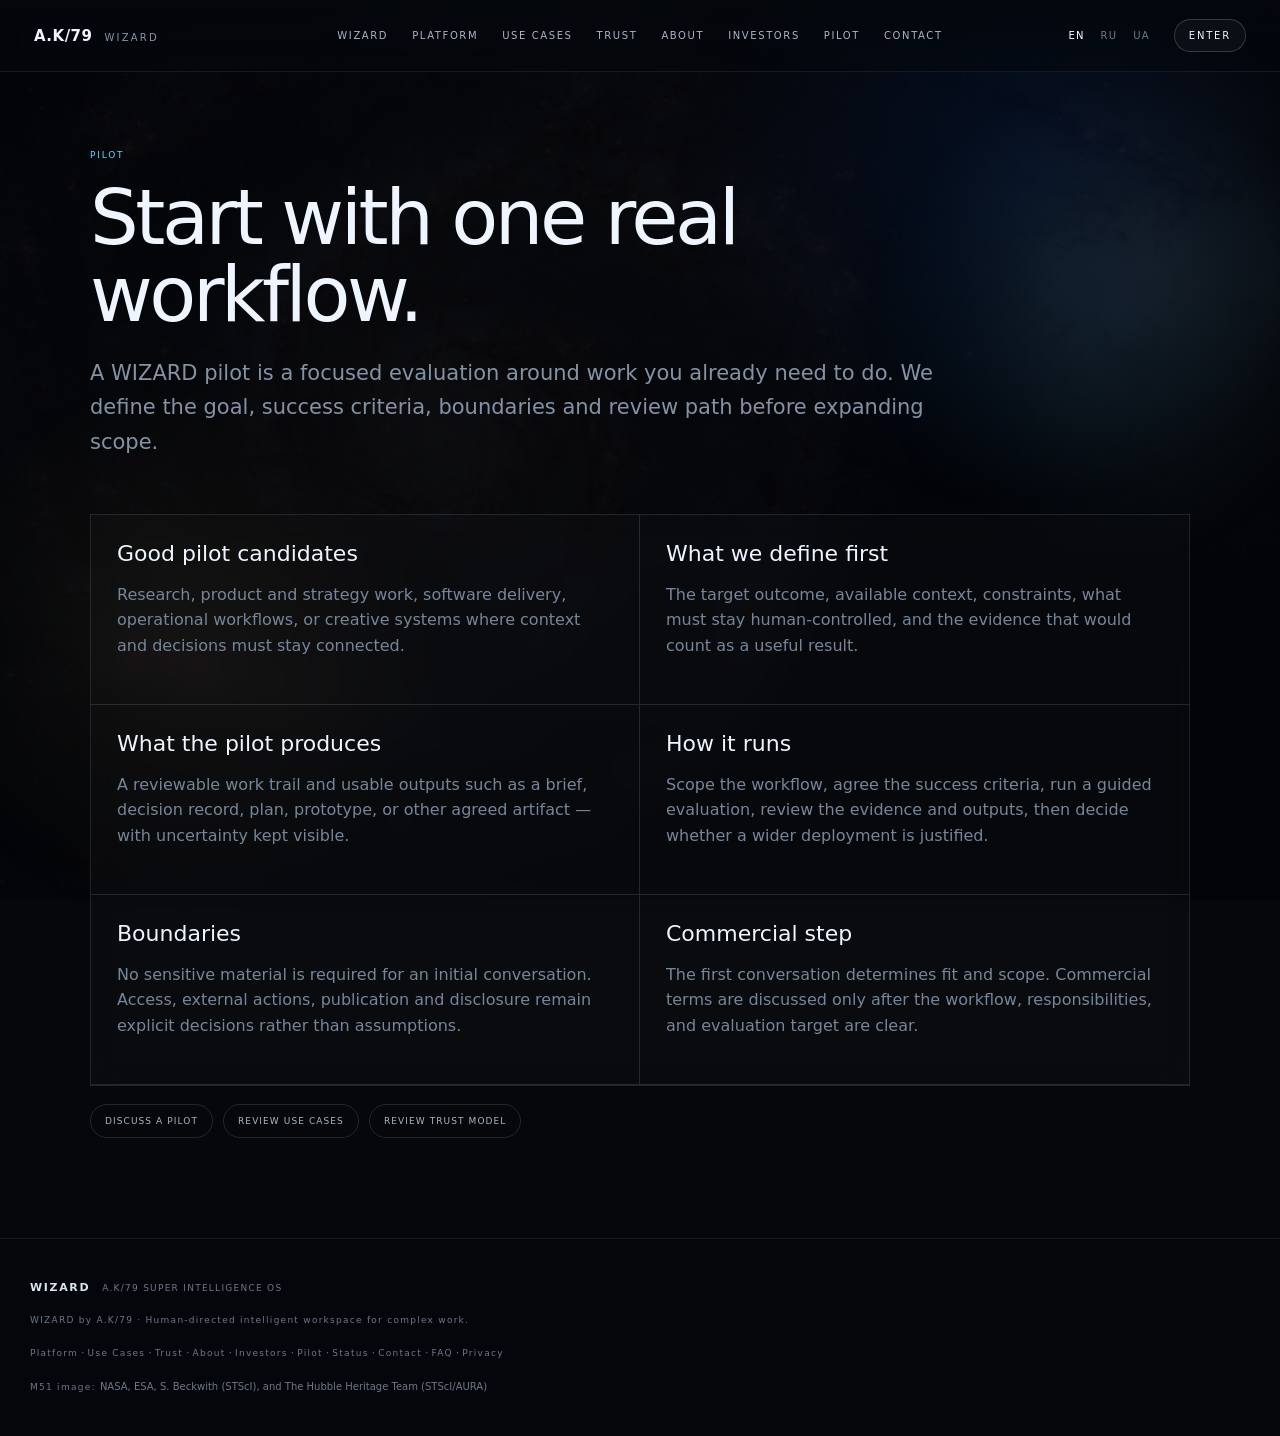
<file: pilot/index.html>
<!DOCTYPE html><html lang="en" data-lang="en" translate="no" class="notranslate"><head><meta charSet="utf-8"/><meta name="viewport" content="width=device-width, initial-scale=1"/><link rel="stylesheet" href="/_next/static/chunks/0iq5x818bfavy.css" data-precedence="next"/><link rel="preload" as="script" fetchPriority="low" href="/_next/static/chunks/340ea0fwys4z5.js"/><script src="/_next/static/chunks/0v6qd3hxprdd2.js" async=""></script><script src="/_next/static/chunks/05tem0visqf24.js" async=""></script><script src="/_next/static/chunks/turbopack-2tfle12b84p8l.js" async=""></script><script src="/_next/static/chunks/1m31syuy1i5ck.js" async="" crossorigin=""></script><title>Pilot — A.K/79</title><meta name="description" content="Start a focused WIZARD pilot around a real knowledge-work workflow, with explicit success criteria, human review, and a verified contact path."/><link rel="manifest" href="/manifest.webmanifest"/><meta name="robots" content="index, follow"/><meta name="google" content="notranslate"/><link rel="canonical" href="https://wizardak79.com/pilot/"/><meta property="og:title" content="WIZARD — A.K/79 SUPER INTELLIGENCE OS"/><meta property="og:description" content="From thought to possibility. From possibility to reality."/><meta property="og:url" content="https://wizardak79.com/"/><meta property="og:site_name" content="WIZARD"/><meta property="og:image" content="https://wizardak79.com/m51-deep.jpg"/><meta property="og:image:width" content="2560"/><meta property="og:image:height" content="1440"/><meta property="og:image:alt" content="WIZARD — A.K/79 SUPER INTELLIGENCE OS"/><meta property="og:type" content="website"/><meta name="twitter:card" content="summary_large_image"/><meta name="twitter:title" content="WIZARD — A.K/79 SUPER INTELLIGENCE OS"/><meta name="twitter:description" content="From thought to possibility. From possibility to reality."/><meta name="twitter:image" content="https://wizardak79.com/m51-deep.jpg"/><link rel="icon" href="/favicon.svg"/><script src="/_next/static/chunks/0cz1d0mv5g_q7.js" noModule=""></script></head><body><div hidden=""><!--$--><!--/$--></div><script type="application/ld+json">{"@context":"https://schema.org","@graph":[{"@type":"WebSite","@id":"https://wizardak79.com/#website","url":"https://wizardak79.com/","name":"WIZARD","description":"Human-directed intelligent workspace for complex work.","inLanguage":["en","ru","uk"]},{"@type":"SoftwareApplication","@id":"https://wizardak79.com/#product","name":"WIZARD","applicationCategory":"BusinessApplication","operatingSystem":"Web","url":"https://wizardak79.com/","description":"WIZARD connects research, decisions, creation and verification in a human-directed intelligent workspace.","creator":{"@type":"Organization","name":"A.K/79","url":"https://wizardak79.com/company/"}}]}</script><a class="skip-link" href="#main"><span class="localized-text"><span class="lang lang-en">Skip to content</span><span class="lang lang-ru">К содержанию</span><span class="lang lang-uk">До вмісту</span></span></a><header class="ak-header"><a class="ak-brand" href="/" aria-label="A.K/79 WIZARD home"><strong class="notranslate" translate="no" lang="en" data-ak79-brand="locked">A.K/79</strong><span class="notranslate" translate="no" lang="en" data-ak79-brand="locked">WIZARD</span></a><nav class="ak-nav" aria-label="Primary navigation">            <a href="/#wizard"><span class="notranslate" translate="no" lang="en" data-ak79-brand="locked">WIZARD</span></a><a href="/platform/"><span class="localized-text"><span class="lang lang-en">PLATFORM</span><span class="lang lang-ru">ПЛАТФОРМА</span><span class="lang lang-uk">ПЛАТФОРМА</span></span></a><a href="/use-cases/"><span class="localized-text"><span class="lang lang-en">USE CASES</span><span class="lang lang-ru">СЦЕНАРИИ</span><span class="lang lang-uk">СЦЕНАРІЇ</span></span></a><a href="/trust/"><span class="localized-text"><span class="lang lang-en">TRUST</span><span class="lang lang-ru">ДОВЕРИЕ</span><span class="lang lang-uk">ДОВІРА</span></span></a><a href="/company/"><span class="localized-text"><span class="lang lang-en">ABOUT</span><span class="lang lang-ru">О НАС</span><span class="lang lang-uk">ПРО НАС</span></span></a><a href="/investors/"><span class="localized-text"><span class="lang lang-en">INVESTORS</span><span class="lang lang-ru">ИНВЕСТОРАМ</span><span class="lang lang-uk">ІНВЕСТОРАМ</span></span></a><a href="/pilot/"><span class="localized-text"><span class="lang lang-en">PILOT</span><span class="lang lang-ru">ПИЛОТ</span><span class="lang lang-uk">ПІЛОТ</span></span></a><a href="/contact/"><span class="localized-text"><span class="lang lang-en">CONTACT</span><span class="lang lang-ru">КОНТАКТЫ</span><span class="lang lang-uk">КОНТАКТИ</span></span></a></nav><div class="ak-header-actions"><details class="ak-mobile-menu"><summary><span class="localized-text"><span class="lang lang-en">MENU</span><span class="lang lang-ru">МЕНЮ</span><span class="lang lang-uk">МЕНЮ</span></span></summary><nav class="ak-mobile-menu-panel" aria-label="Mobile navigation"><a href="/#wizard"><span class="notranslate" translate="no" lang="en" data-ak79-brand="locked">WIZARD</span></a><a href="/platform/"><span class="localized-text"><span class="lang lang-en">Platform</span><span class="lang lang-ru">Платформа</span><span class="lang lang-uk">Платформа</span></span></a><a href="/use-cases/"><span class="localized-text"><span class="lang lang-en">Use Cases</span><span class="lang lang-ru">Сценарии</span><span class="lang lang-uk">Сценарії</span></span></a><a href="/trust/"><span class="localized-text"><span class="lang lang-en">Trust</span><span class="lang lang-ru">Доверие</span><span class="lang lang-uk">Довіра</span></span></a><a href="/company/"><span class="localized-text"><span class="lang lang-en">About</span><span class="lang lang-ru">О нас</span><span class="lang lang-uk">Про нас</span></span></a><a href="/investors/"><span class="localized-text"><span class="lang lang-en">Investors</span><span class="lang lang-ru">Инвесторам</span><span class="lang lang-uk">Інвесторам</span></span></a><a href="/pilot/"><span class="localized-text"><span class="lang lang-en">Pilot</span><span class="lang lang-ru">Пилот</span><span class="lang lang-uk">Пілот</span></span></a><a href="/status/"><span class="localized-text"><span class="lang lang-en">Status</span><span class="lang lang-ru">Статус</span><span class="lang lang-uk">Статус</span></span></a><a href="/faq/"><span class="localized-text"><span class="lang lang-en">FAQ</span><span class="lang lang-ru">Вопросы</span><span class="lang lang-uk">Запитання</span></span></a><a href="/contact/"><span class="localized-text"><span class="lang lang-en">Contact</span><span class="lang lang-ru">Контакты</span><span class="lang lang-uk">Контакти</span></span></a><a href="/privacy/"><span class="localized-text"><span class="lang lang-en">Privacy</span><span class="lang lang-ru">Приватность</span><span class="lang lang-uk">Приватність</span></span></a></nav></details><div class="language-switcher" role="group" aria-label="Language"><button type="button" class="active" aria-pressed="true" aria-label="Language: EN">EN</button><button type="button" class="" aria-pressed="false" aria-label="Language: RU">RU</button><button type="button" class="" aria-pressed="false" aria-label="Language: UA">UA</button></div><a class="ak-enter" href="/#first-thought"><span class="localized-text"><span class="lang lang-en">ENTER</span><span class="lang lang-ru">ВОЙТИ</span><span class="lang lang-uk">УВІЙТИ</span></span></a></div></header><main id="main"><section class="section shell subpage"><div class="subpage-glow" aria-hidden="true"></div><div class="section-head wide-head"><div class="kicker"><span class="localized-text"><span class="lang lang-en">Pilot</span><span class="lang lang-ru">Пилот</span><span class="lang lang-uk">Пілот</span></span></div><h1><span class="localized-text"><span class="lang lang-en">Start with one real workflow.</span><span class="lang lang-ru">Начните с одного реального рабочего процесса.</span><span class="lang lang-uk">Почніть з одного реального робочого процесу.</span></span></h1><p class="localized-text lead"><span class="lang lang-en">A WIZARD pilot is a focused evaluation around work you already need to do. We define the goal, success criteria, boundaries and review path before expanding scope.</span><span class="lang lang-ru">Пилот WIZARD — это сфокусированная проверка на работе, которую вам уже нужно выполнить. До расширения масштаба мы определяем цель, критерии успеха, границы и порядок проверки.</span><span class="lang lang-uk">Пілот WIZARD — це сфокусована перевірка на роботі, яку вам уже потрібно виконати. До розширення масштабу ми визначаємо мету, критерії успіху, межі та порядок перевірки.</span></p></div><div class="panel-grid"><article class="panel interactive-card"><strong><span class="localized-text"><span class="lang lang-en">Good pilot candidates</span><span class="lang lang-ru">Подходящие задачи</span><span class="lang lang-uk">Відповідні завдання</span></span></strong><p class="localized-text"><span class="lang lang-en">Research, product and strategy work, software delivery, operational workflows, or creative systems where context and decisions must stay connected.</span><span class="lang lang-ru">Исследования, продукт и стратегия, разработка, операционные процессы или творческие системы, где контекст и решения должны оставаться связанными.</span><span class="lang lang-uk">Дослідження, продукт і стратегія, розробка, операційні процеси або творчі системи, де контекст і рішення мають залишатися пов’язаними.</span></p></article><article class="panel interactive-card"><strong><span class="localized-text"><span class="lang lang-en">What we define first</span><span class="lang lang-ru">Что определяем сначала</span><span class="lang lang-uk">Що визначаємо спочатку</span></span></strong><p class="localized-text"><span class="lang lang-en">The target outcome, available context, constraints, what must stay human-controlled, and the evidence that would count as a useful result.</span><span class="lang lang-ru">Целевой результат, доступный контекст, ограничения, что должно оставаться под контролем человека и какие доказательства будут считаться полезным результатом.</span><span class="lang lang-uk">Цільовий результат, доступний контекст, обмеження, що має залишатися під контролем людини та які докази вважатимуться корисним результатом.</span></p></article><article class="panel interactive-card"><strong><span class="localized-text"><span class="lang lang-en">What the pilot produces</span><span class="lang lang-ru">Что даёт пилот</span><span class="lang lang-uk">Що дає пілот</span></span></strong><p class="localized-text"><span class="lang lang-en">A reviewable work trail and usable outputs such as a brief, decision record, plan, prototype, or other agreed artifact — with uncertainty kept visible.</span><span class="lang lang-ru">Проверяемый след работы и пригодные результаты: сводка, запись решения, план, прототип или другой согласованный артефакт — с видимой неопределённостью.</span><span class="lang lang-uk">Перевірюваний слід роботи та придатні результати: зведення, запис рішення, план, прототип або інший погоджений артефакт — із видимою невизначеністю.</span></p></article><article class="panel interactive-card"><strong><span class="localized-text"><span class="lang lang-en">How it runs</span><span class="lang lang-ru">Как проходит</span><span class="lang lang-uk">Як проходить</span></span></strong><p class="localized-text"><span class="lang lang-en">Scope the workflow, agree the success criteria, run a guided evaluation, review the evidence and outputs, then decide whether a wider deployment is justified.</span><span class="lang lang-ru">Определяем процесс, согласуем критерии успеха, проводим управляемую проверку, рассматриваем доказательства и результат, затем решаем, оправдано ли расширение.</span><span class="lang lang-uk">Визначаємо процес, погоджуємо критерії успіху, проводимо керовану перевірку, розглядаємо докази й результат, а потім вирішуємо, чи виправдане розширення.</span></p></article><article class="panel interactive-card"><strong><span class="localized-text"><span class="lang lang-en">Boundaries</span><span class="lang lang-ru">Границы</span><span class="lang lang-uk">Межі</span></span></strong><p class="localized-text"><span class="lang lang-en">No sensitive material is required for an initial conversation. Access, external actions, publication and disclosure remain explicit decisions rather than assumptions.</span><span class="lang lang-ru">Для первого разговора не нужны чувствительные материалы. Доступ, внешние действия, публикация и раскрытие остаются явными решениями, а не подразумеваемыми полномочиями.</span><span class="lang lang-uk">Для першої розмови не потрібні чутливі матеріали. Доступ, зовнішні дії, публікація та розкриття залишаються явними рішеннями, а не припущеними повноваженнями.</span></p></article><article class="panel interactive-card"><strong><span class="localized-text"><span class="lang lang-en">Commercial step</span><span class="lang lang-ru">Коммерческий следующий шаг</span><span class="lang lang-uk">Комерційний наступний крок</span></span></strong><p class="localized-text"><span class="lang lang-en">The first conversation determines fit and scope. Commercial terms are discussed only after the workflow, responsibilities, and evaluation target are clear.</span><span class="lang lang-ru">Первый разговор определяет соответствие и объём. Коммерческие условия обсуждаются только после того, как понятны процесс, ответственность и цель оценки.</span><span class="lang lang-uk">Перша розмова визначає відповідність і обсяг. Комерційні умови обговорюються лише після того, як зрозумілі процес, відповідальність і мета оцінювання.</span></p></article></div><div class="ak-public-story-links"><a href="/contact/?kind=customer#contact-form"><span class="localized-text"><span class="lang lang-en">DISCUSS A PILOT</span><span class="lang lang-ru">ОБСУДИТЬ ПИЛОТ</span><span class="lang lang-uk">ОБГОВОРИТИ ПІЛОТ</span></span></a><a href="/use-cases/"><span class="localized-text"><span class="lang lang-en">REVIEW USE CASES</span><span class="lang lang-ru">ПОСМОТРЕТЬ СЦЕНАРИИ</span><span class="lang lang-uk">ПЕРЕГЛЯНУТИ СЦЕНАРІЇ</span></span></a><a href="/trust/"><span class="localized-text"><span class="lang lang-en">REVIEW TRUST MODEL</span><span class="lang lang-ru">ИЗУЧИТЬ МОДЕЛЬ ДОВЕРИЯ</span><span class="lang lang-uk">ПЕРЕГЛЯНУТИ МОДЕЛЬ ДОВІРИ</span></span></a></div></section><!--$--><!--/$--></main><footer class="ak-footer"><div><strong class="notranslate" translate="no" lang="en" data-ak79-brand="locked">WIZARD</strong><span class="notranslate" translate="no" lang="en" data-ak79-brand="locked">A.K/79 SUPER INTELLIGENCE OS</span></div><p><span class="localized-text"><span class="lang lang-en">WIZARD by A.K/79 · Human-directed intelligent workspace for complex work.</span><span class="lang lang-ru">WIZARD by A.K/79 · Интеллектуальная рабочая среда для сложных задач под управлением человека.</span><span class="lang lang-uk">WIZARD by A.K/79 · Інтелектуальне робоче середовище для складних завдань під керуванням людини.</span></span></p><p><a href="/platform/"><span class="localized-text"><span class="lang lang-en">Platform</span><span class="lang lang-ru">Платформа</span><span class="lang lang-uk">Платформа</span></span></a> · <a href="/use-cases/"><span class="localized-text"><span class="lang lang-en">Use Cases</span><span class="lang lang-ru">Сценарии</span><span class="lang lang-uk">Сценарії</span></span></a> · <a href="/trust/"><span class="localized-text"><span class="lang lang-en">Trust</span><span class="lang lang-ru">Доверие</span><span class="lang lang-uk">Довіра</span></span></a> · <a href="/company/"><span class="localized-text"><span class="lang lang-en">About</span><span class="lang lang-ru">О нас</span><span class="lang lang-uk">Про нас</span></span></a> · <a href="/investors/"><span class="localized-text"><span class="lang lang-en">Investors</span><span class="lang lang-ru">Инвесторам</span><span class="lang lang-uk">Інвесторам</span></span></a> · <a href="/pilot/"><span class="localized-text"><span class="lang lang-en">Pilot</span><span class="lang lang-ru">Пилот</span><span class="lang lang-uk">Пілот</span></span></a> · <a href="/status/"><span class="localized-text"><span class="lang lang-en">Status</span><span class="lang lang-ru">Статус</span><span class="lang lang-uk">Статус</span></span></a> · <a href="/contact/"><span class="localized-text"><span class="lang lang-en">Contact</span><span class="lang lang-ru">Контакты</span><span class="lang lang-uk">Контакти</span></span></a> · <a href="/faq/"><span class="localized-text"><span class="lang lang-en">FAQ</span><span class="lang lang-ru">Вопросы</span><span class="lang lang-uk">Запитання</span></span></a> · <a href="/privacy/"><span class="localized-text"><span class="lang lang-en">Privacy</span><span class="lang lang-ru">Приватность</span><span class="lang lang-uk">Приватність</span></span></a></p><small><span class="localized-text"><span class="lang lang-en">M51 image: </span><span class="lang lang-ru">Изображение M51: </span><span class="lang lang-uk">Зображення M51: </span></span><a href="https://esahubble.org/images/heic0506a/" target="_blank" rel="noreferrer">NASA, ESA, S. Beckwith (STScI), and The Hubble Heritage Team (STScI/AURA)</a></small></footer><script src="/_next/static/chunks/340ea0fwys4z5.js" id="_R_" async=""></script><script>(self.__next_f=self.__next_f||[]).push([0])</script><script>self.__next_f.push([1,"1:\"$Sreact.fragment\"\nc:I[68027,[\"/_next/static/chunks/1m31syuy1i5ck.js\"],\"default\",1]\n:HL[\"/_next/static/chunks/0iq5x818bfavy.css\",\"style\"]\na:X\n0:{\"P\":null,\"c\":[\"\",\"pilot\",\"\"],\"q\":\"\",\"i\":false,\"f\":[[[\"\",{\"children\":[\"pilot\",{\"children\":[\"__PAGE__\",{},\"$undefined\",\"$undefined\",4608]},\"$undefined\",\"$undefined\",4608]},\"$undefined\",\"$undefined\",4624],[[\"$\",\"$1\",\"c\",{\"children\":[[[\"$\",\"link\",\"0\",{\"rel\":\"stylesheet\",\"href\":\"/_next/static/chunks/0iq5x818bfavy.css\",\"precedence\":\"next\",\"crossOrigin\":\"$undefined\",\"nonce\":\"$undefined\"}],[\"$\",\"script\",\"script-0\",{\"src\":\"/_next/static/chunks/1m31syuy1i5ck.js\",\"async\":true,\"nonce\":\"$undefined\"}]],[\"$\",\"html\",null,{\"lang\":\"en\",\"data-lang\":\"en\",\"translate\":\"no\",\"className\":\"notranslate\",\"suppressHydrationWarning\":true,\"children\":[\"$\",\"body\",null,{\"children\":[[\"$\",\"script\",null,{\"type\":\"application/ld+json\",\"dangerouslySetInnerHTML\":{\"__html\":\"{\\\"@context\\\":\\\"https://schema.org\\\",\\\"@graph\\\":[{\\\"@type\\\":\\\"WebSite\\\",\\\"@id\\\":\\\"https://wizardak79.com/#website\\\",\\\"url\\\":\\\"https://wizardak79.com/\\\",\\\"name\\\":\\\"WIZARD\\\",\\\"description\\\":\\\"Human-directed intelligent workspace for complex work.\\\",\\\"inLanguage\\\":[\\\"en\\\",\\\"ru\\\",\\\"uk\\\"]},{\\\"@type\\\":\\\"SoftwareApplication\\\",\\\"@id\\\":\\\"https://wizardak79.com/#product\\\",\\\"name\\\":\\\"WIZARD\\\",\\\"applicationCategory\\\":\\\"BusinessApplication\\\",\\\"operatingSystem\\\":\\\"Web\\\",\\\"url\\\":\\\"https://wizardak79.com/\\\",\\\"description\\\":\\\"WIZARD connects research, decisions, creation and verification in a human-directed intelligent workspace.\\\",\\\"creator\\\":{\\\"@type\\\":\\\"Organization\\\",\\\"name\\\":\\\"A.K/79\\\",\\\"url\\\":\\\"https://wizardak79.com/company/\\\"}}]}\"}}],[\"$\",\"a\",null,{\"className\":\"skip-link\",\"href\":\"#main\",\"children\":[\"$\",\"span\",null,{\"className\":\"localized-text\",\"children\":[[\"$\",\"span\",null,{\"className\":\"lang lang-en\",\"children\":\"Skip to content\"}],[\"$\",\"span\",null,{\"className\":\"lang lang-ru\",\"children\":\"К содержанию\"}],[\"$\",\"span\",null,{\"className\":\"lang lang-uk\",\"children\":\"До вмісту\"}]]}]}],[\"$\",\"header\",null,{\"className\":\"ak-header\",\"children\":[[\"$\",\"a\",null,{\"className\":\"ak-brand\",\"href\":\"/\",\"aria-label\":\"A.K/79 WIZARD home\",\"children\":[[\"$\",\"strong\",null,{\"className\":\"notranslate\",\"translate\":\"no\",\"lang\":\"en\",\"data-ak79-brand\":\"locked\",\"children\":\"A.K/79\"}],[\"$\",\"span\",null,{\"className\":\"notranslate\",\"translate\":\"no\",\"lang\":\"en\",\"data-ak79-brand\":\"locked\",\"children\":\"WIZARD\"}]]}],[\"$\",\"nav\",null,{\"className\":\"ak-nav\",\"aria-label\":\"Primary navigation\",\"children\":[\"            \",[\"$\",\"a\",null,{\"href\":\"/#wizard\",\"children\":[\"$\",\"span\",null,{\"className\":\"notranslate\",\"translate\":\"no\",\"lang\":\"en\",\"data-ak79-brand\":\"locked\",\"children\":\"WIZARD\"}]}],[\"$\",\"a\",null,{\"href\":\"/platform/\",\"children\":[\"$\",\"span\",null,{\"className\":\"localized-text\",\"children\":[[\"$\",\"span\",null,{\"className\":\"lang lang-en\",\"children\":\"PLATFORM\"}],[\"$\",\"span\",null,{\"className\":\"lang lang-ru\",\"children\":\"ПЛАТФОРМА\"}],[\"$\",\"span\",null,{\"className\":\"lang lang-uk\",\"children\":\"ПЛАТФОРМА\"}]]}]}],[\"$\",\"a\",null,{\"href\":\"/use-cases/\",\"children\":[\"$\",\"span\",null,{\"className\":\"localized-text\",\"children\":[[\"$\",\"span\",null,{\"className\":\"lang lang-en\",\"children\":\"USE CASES\"}],[\"$\",\"span\",null,{\"className\":\"lang lang-ru\",\"children\":\"СЦЕНАРИИ\"}],[\"$\",\"span\",null,{\"className\":\"lang lang-uk\",\"children\":\"СЦЕНАРІЇ\"}]]}]}],[\"$\",\"a\",null,{\"href\":\"/trust/\",\"children\":[\"$\",\"span\",null,{\"className\":\"localized-text\",\"children\":[[\"$\",\"span\",null,{\"className\":\"lang lang-en\",\"children\":\"TRUST\"}],[\"$\",\"span\",null,{\"className\":\"lang lang-ru\",\"children\":\"ДОВЕРИЕ\"}],[\"$\",\"span\",null,{\"className\":\"lang lang-uk\",\"children\":\"ДОВІРА\"}]]}]}],[\"$\",\"a\",null,{\"href\":\"/company/\",\"children\":[\"$\",\"span\",null,{\"className\":\"localized-text\",\"children\":[[\"$\",\"span\",null,{\"className\":\"lang lang-en\",\"children\":\"ABOUT\"}],[\"$\",\"span\",null,{\"className\":\"lang lang-ru\",\"children\":\"О НАС\"}],[\"$\",\"span\",null,{\"className\":\"lang lang-uk\",\"children\":\"ПРО НАС\"}]]}]}],[\"$\",\"a\",null,{\"href\":\"/investors/\",\"children\":[\"$\",\"span\",null,{\"className\":\"localized-text\",\"children\":[[\"$\",\"span\",null,{\"className\":\"lang lang-en\",\"children\":\"INVESTORS\"}],[\"$\",\"span\",null,{\"className\":\"lang lang-ru\",\"children\":\"ИНВЕСТОРАМ\"}],[\"$\",\"span\",null,{\"className\":\"lang lang-uk\",\"children\":\"ІНВЕСТОРАМ\"}]]}]}],[\"$\",\"a\",null,{\"href\":\"/pilot/\",\"children\":[\"$\",\"span\",null,{\"className\":\"localized-text\",\"children\":[[\"$\",\"span\",null,{\"className\":\"lang lang-en\",\"children\":\"PILOT\"}],[\"$\",\"span\",null,{\"className\":\"lang lang-ru\",\"children\":\"ПИЛОТ\"}],[\"$\",\"span\",null,{\"className\":\"lang lang-uk\",\"children\":\"ПІЛОТ\"}]]}]}],[\"$\",\"a\",null,{\"href\":\"/contact/\",\"children\":[\"$\",\"span\",null,{\"className\":\"localized-text\",\"children\":[[\"$\",\"span\",null,{\"className\":\"lang lang-en\",\"children\":\"CONTACT\"}],[\"$\",\"span\",null,{\"className\":\"lang lang-ru\",\"children\":\"КОНТАКТЫ\"}],[\"$\",\"span\",null,{\"className\":\"lang lang-uk\",\"children\":\"КОНТАКТИ\"}]]}]}]]}],[\"$\",\"div\",null,{\"className\":\"ak-header-actions\",\"children\":[[\"$\",\"details\",null,{\"className\":\"ak-mobile-menu\",\"children\":[\"$L2\",\"$L3\"]}],\"$L4\",\"$L5\"]}]]}],\"$L6\",\"$L7\"]}]}]]}],{\"children\":[\"$L8\",{\"children\":[\"$L9\",{},null,false,null]},null,false,\"$a\"]},null,false,null],\"$Lb\",false]],\"m\":\"$undefined\",\"G\":[\"$c\",[\"$Ld\"]],\"S\":true,\"h\":null,\"r\":\"$undefined\",\"s\":\"$undefined\",\"a\":\"$undefined\",\"l\":\"$undefined\",\"p\":\"$undefined\",\"d\":\"$undefined\",\"b\":\"hIfOSZiTNnZ9_TGrLv6p2\"}\ne:I[7783,[\"/_next/static/chunks/1m31syuy1i5ck.js\"],\"default\"]\nf:I[39756,[\"/_next/static/chunks/1m31syuy1i5ck.js\"],\"default\"]\n10:I[37457,[\"/_next/static/chunks/1m31syuy1i5ck.js\"],\"default\"]\n19:I[97367,[\"/_next/static/chunks/1m31syuy1i5ck.js\"],\"ViewportBoundary\"]\n1b:I[97367,[\"/_next/static/chunks/1m31syuy1i5ck.js\"],\"MetadataBoundary\"]\n1c:\"$Sreact.suspense\"\n2:[\"$\",\"summary\",null,{\"children\":[\"$\",\"span\",null,{\"className\":\"localized-text\",\"children\":[[\"$\",\"span\",null,{\"className\":\"lang lang-en\",\"children\":\"MENU\"}],[\"$\",\"span\",null,{\"className\":\"lang lang-ru\",\"children\":\"МЕНЮ\"}],[\"$\",\"span\",null,{\"className\":\"lang lang-uk\",\"children\":\"МЕНЮ\"}]]}]}]\n3:[\"$\",\"nav\",null,{\"className\":\"ak-mobile-menu-panel\",\"aria-label\":\"Mobile navigation\",\"children\":[[\"$\",\"a\",null,{\"href\":\"/#wizard\",\"children\":[\"$\",\"span\",null,{\"className\":\"notranslate\",\"translate\":\"no\",\"lang\":\"en\",\"data-ak79-brand\":\"locked\",\"children\":\"WIZARD\"}]}],[\"$\",\"a\",null,{\"href\":\"/platform/\",\"children\":[\"$\",\"span\",null,{\"className\":\"localized-text\",\"children\":[[\"$\",\"span\",null,{\"className\":\"lang lang-en\",\"children\":\"Platform\"}],[\"$\",\"span\",null,{\"className\":\"lang lang-ru\",\"children\":\"Платформа\"}],[\"$\",\"span\",null,{\"className\":\"lang lang-uk\",\"children\":\"Платформа\"}]]}]}],[\"$\",\"a\",null,{\"href\":\"/use-cases/\",\"children\":[\"$\",\"span\",null,{\"className\":\"localized-text\",\"children\":[[\"$\",\"span\",null,{\"className\":\"lang lang-en\",\"children\":\"Use Cases\"}],[\"$\",\"span\",null,{\"className\":\"lang lang-ru\",\"children\":\"Сценарии\"}],[\"$\",\"span\",null,{\"className\":\"lang lang-uk\",\"children\":\"Сценарії\"}]]}]}],[\"$\",\"a\",null,{\"href\":\"/trust/\",\"children\":[\"$\",\"span\",null,{\"className\":\"localized-text\",\"children\":[[\"$\",\"span\",null,{\"className\":\"lang lang-en\",\"children\":\"Trust\"}],[\"$\",\"span\",null,{\"className\":\"lang lang-ru\",\"children\":\"Доверие\"}],[\"$\",\"span\",null,{\"className\":\"lang lang-uk\",\"children\":\"Довіра\"}]]}]}],[\"$\",\"a\",null,{\"href\":\"/company/\",\"children\":[\"$\",\"span\",null,{\"className\":\"localized-text\",\"children\":[[\"$\",\"span\",null,{\"className\":\"lang lang-en\",\"children\":\"About\"}],[\"$\",\"span\",null,{\"className\":\"lang lang-ru\",\"children\":\"О нас\"}],[\"$\",\"span\",null,{\"className\":\"lang lang-uk\",\"children\":\"Про нас\"}]]}]}],[\"$\",\"a\",null,{\"href\":\"/investors/\",\"children\":[\"$\",\"span\",null,{\"className\":\"localized-text\",\"children\":[[\"$\",\"span\",null,{\"className\":\"lang lang-en\",\"children\":\"Investors\"}],[\"$\",\"span\",null,{\"className\":\"lang lang-ru\",\"children\":\"Инвесторам\"}],[\"$\",\"span\",null,{\"className\":\"lang lang-uk\",\"children\":\"Інвесторам\"}]]}]}],[\"$\",\"a\",null,{\"href\":\"/pilot/\",\"children\":[\"$\",\"span\",null,{\"className\":\"localized-text\",\"children\":[[\"$\",\"span\",null,{\"className\":\"lang lang-en\",\"children\":\"Pilot\"}],[\"$\",\"span\",null,{\"className\":\"lang lang-ru\",\"children\":\"Пилот\"}],[\"$\",\"span\",null,{\"className\":\"lang lang-uk\",\"children\":\"Пілот\"}]]}]}],[\"$\",\"a\",null,{\"href\":\"/status/\",\"children\":[\"$\",\"span\",null,{\"className\":\"localized-text\",\"children\":[[\"$\",\"span\",null,{\"className\":\"lang lang-en\",\"children\":\"Status\"}],[\"$\",\"span\",null,{\"className\":\"lang lang-ru\",\"children\":\"Статус\"}],[\"$\",\"span\",null,{\"className\":\"lang lang-uk\",\"children\":\"Статус\"}]]}]}],[\"$\",\"a\",null,{\"href\":\"/faq/\",\"children\":[\"$\",\"span\",null,{\"className\":\"localized-text\",\"children\":[[\"$\",\"span\",null,{\"className\":\"lang lang-en\",\"children\":\"FAQ\"}],[\"$\",\"span\",null,{\"className\":\"lang lang-ru\",\"children\":\"Вопросы\"}],[\"$\",\"span\",null,{\"className\":\"lang lang-uk\",\"children\":\"Запитання\"}]]}]}],[\"$\",\"a\",null,{\"href\":\"/contact/\",\"children\":[\"$\",\"span\",null,{\"className\":\"localized-text\",\"children\":[[\"$\",\"span\",null,{\"className\":\"lang lang-en\",\"children\":\"Contact\"}],[\"$\",\"span\",null,{\"className\":\"lang lang-ru\",\"children\":\"Контакты\"}],[\"$\",\"span\",null,{\"className\":\"lang lang-uk\",\"children\":\"Контакти\"}]]}]}],[\"$\",\"a\",null,{\"href\":\"/privacy/\",\"children\":[\"$\",\"span\",null,{\"className\":\"localized-text\",\"children\":[[\"$\",\"span\",null,{\"className\":\"lang lang-en\",\"children\":\"Privacy\"}],[\"$\",\"span\",null,{\"className\":\"lang lang-ru\",\"children\":\"Приватность\"}],[\"$\",\"span\",null,{\"className\":\"lang lang-uk\",\"children\":\"Приватність\"}]]}]}]]}]\n4:[\"$\",\"$Le\",null,{}]\n5:[\"$\",\"a\",null,{\"className\":\"ak-enter\",\"href\":\"/#first-thought\",\"children\":[\"$\",\"span\",null,{\"className\":\"localized-text\",\"children\":[[\"$\",\"span\",null,{\"className\":\"lang lang-en\",\"children\":\"ENTER\"}],[\"$\",\"span\",null,{\"className\":\"lang lang-ru\",\"children\":\"ВОЙТИ\"}],[\"$\",\"span\",null,{\"className\":\"lang lang-uk\",\"children\":\"УВІЙТИ\"}]]}]}]\n6:[\"$\",\"main\",null,{\"id\":\"main\",\"children\":[\"$\",\"$Lf\",null,{\"parallelRouterKey\":\"children\",\"error\":\"$undefined\",\"errorStyles\":\"$undefined\",\"errorScripts\":\"$undefined\",\"template\":[\"$\",\"$L10\",null,{}],\"templateStyles\":\"$undefined\",\"templateScripts\":\"$undefined\",\"notFound\":[[\"$\",\"section\",null,{\"className\":\"section shell subpage not-found-page\",\"children\":[[\"$\",\"div\",null,{\"className\":\"subpage-glow\",\"aria-hidden\":\"true\"}],[\"$\",\"div\",null,{\"className\":\"section-head wide-head\",\"children\":[[\"$\",\"div\",null,{\"className\":\"kicker\",\"children\":\"404\"}],[\"$\",\"h1\",null,{\"children\":[\"$\",\"span\",null,{\"className\":\"localized-text\",\"children\":[[\"$\",\"span\",null,{\"className\":\"lang lang-en\",\"children\":\"This path does not exist.\"}],[\"$\",\"span\",null,{\"className\":\"lang lang-ru\",\"children\":\"Такой страницы нет.\"}],[\"$\",\"span\",null,{\"className\":\"lang lang-uk\",\"children\":\"Такої сторінки немає.\"}]]}]}],[\"$\",\"p\",null,{\"className\":\"localized-text lead\",\"children\":[[\"$\",\"span\",null,{\"className\":\"lang lang-en\",\"children\":\"The link may be old, incomplete, or moved. The public WIZARD site is still here.\"}],[\"$\",\"span\",null,{\"className\":\"lang lang-ru\",\"children\":\"Ссылка могла устареть, быть неполной или страница могла переехать. Публичный сайт WIZARD по-прежнему здесь.\"}],[\"$\",\"span\",null,{\"className\":\"lang lang-uk\",\"children\":\"Посилання могло застаріти, бути неповним або сторінка могла переїхати. Публічний сайт WIZARD усе ще тут.\"}]]}]]}],[\"$\",\"div\",null,{\"className\":\"ak-public-story-links\",\"children\":[[\"$\",\"a\",null,{\"href\":\"/\",\"children\":[\"$\",\"span\",null,{\"className\":\"localized-text\",\"children\":[[\"$\",\"span\",null,{\"className\":\"lang lang-en\",\"children\":\"HOME\"}],[\"$\",\"span\",null,{\"className\":\"lang lang-ru\",\"children\":\"ГЛАВНАЯ\"}],[\"$\",\"span\",null,{\"className\":\"lang lang-uk\",\"children\":\"ГОЛОВНА\"}]]}]}],[\"$\",\"a\",null,{\"href\":\"/pilot/\",\"children\":[\"$\",\"span\",null,{\"className\":\"localized-text\",\"children\":[[\"$\",\"span\",null,{\"className\":\"lang lang-en\",\"children\":\"PILOT\"}],[\"$\",\"span\",null,{\"className\":\"lang lang-ru\",\"children\":\"ПИЛОТ\"}],[\"$\",\"span\",null,{\"className\":\"lang lang-uk\",\"children\":\"ПІЛОТ\"}]]}]}],[\"$\",\"a\",null,{\"href\":\"/contact/\",\"children\":[\"$\",\"span\",null,{\"className\":\"localized-text\",\"children\":[[\"$\",\"span\",null,{\"className\":\"lang lang-en\",\"children\":\"CONTACT\"}],[\"$\",\"span\",null,{\"className\":\"lang lang-ru\",\"children\":\"КОНТАКТЫ\"}],[\"$\",\"span\",null,{\"className\":\"lang lang-uk\",\"children\":\"КОНТАКТИ\"}]]}]}]]}]]}],[]],\"forbidden\":\"$undefined\",\"unauthorized\":\"$undefined\"}]}]\n7:[\"$\",\"footer\",null,{\"className\":\"ak-footer\",\"children\":[[\"$\",\"div\",null,{\"children\":[[\"$\",\"strong\",null,{\"className\":\"notranslate\",\"translate\":\"no\",\"lang\":\"en\",\"data-ak79-brand\":\"locked\",\"children\":\"WIZARD\"}],[\"$\",\"span\",null,{\"className\":\"notranslate\",\"translate\":\"no\",\"lang\":\"en\",\"data-ak79-brand\":\"locked\",\"children\":\"A.K/79 SUPER INTELLIGENCE OS\"}]]}],[\"$\",\"p\",null,{\"children\":[\"$\",\"span\",null,{\"className\":\"localized-text\",\"children\":[[\"$\",\"span\",null,{\"className\":\"lang lang-en\",\"children\":\"WIZARD by A.K/79 · Human-directed intelligent workspace for complex work.\"}],[\"$\",\"span\",null,{\"className\":\"lang lang-ru\",\"children\":\"WIZARD by A.K/79 · Интеллектуальная рабочая среда для сложных задач под управлением человека.\"}],[\"$\",\"span\",null,{\"className\":\"lang lang-uk\",\"children\":\"WIZARD by A.K/79 · Інтелектуальне робоче середовище для складних завдань під керуванням людини.\"}]]}]}],[\"$\",\"p\",null,{\"children\":[[\"$\",\"a\",null,{\"href\":\"/platform/\",\"children\":[\"$\",\"span\",null,{\"className\":\"localized-text\",\"children\":[[\"$\",\"span\",null,{\"className\":\"lang lang-en\",\"children\":\"Platform\"}],[\"$\",\"span\",null,{\"className\":\"lang lang-ru\",\"children\":\"Платформа\"}],[\"$\",\"span\",null,{\"className\":\"lang lang-uk\",\"children\":\"Платформа\"}]]}]}],\" · \",[\"$\",\"a\",null,{\"href\":\"/use-cases/\",\"children\":[\"$\",\"span\",null,{\"className\":\"localized-text\",\"children\":[[\"$\",\"span\",null,{\"className\":\"lang lang-en\",\"children\":\"Use Cases\"}],[\"$\",\"span\",null,{\"className\":\"lang lang-ru\",\"children\":\"Сценарии\"}],[\"$\",\"span\",null,{\"className\":\"lang lang-uk\",\"children\":\"Сценарії\"}]]}]}],\" · \",[\"$\",\"a\",null,{\"href\":\"/trust/\",\"children\":[\"$\",\"span\",null,{\"className\":\"localized-text\",\"children\":[[\"$\",\"span\",null,{\"className\":\"lang lang-en\",\"children\":\"Trust\"}],[\"$\",\"span\",null,{\"className\":\"lang lang-ru\",\"children\":\"Доверие\"}],[\"$\",\"span\",null,{\"className\":\"lang lang-uk\",\"children\":\"Довіра\"}]]}]}],\" · \",[\"$\",\"a\",null,{\"href\":\"/company/\",\"children\":[\"$\",\"span\",null,{\"className\":\"localized-text\",\"children\":[[\"$\",\"span\",null,{\"className\":\"lang lang-en\",\"children\":\"About\"}],[\"$\",\"span\",null,{\"className\":\"lang lang-ru\",\"children\":\"О нас\"}],[\"$\",\"span\",null,{\"className\":\"lang lang-uk\",\"children\":\"Про нас\"}]]}]}],\" · \",[\"$\",\"a\",null,{\"href\":\"/investors/\",\"children\":[\"$\",\"span\",null,{\"className\":\"localized-text\",\"children\":[[\"$\",\"span\",null,{\"className\":\"lang lang-en\",\"children\":\"Investors\"}],[\"$\",\"span\",null,{\"className\":\"lang lang-ru\",\"children\":\"Инвесторам\"}],[\"$\",\"span\",null,{\"className\":\"lang lang-uk\",\"children\":\"Інвесторам\"}]]}]}],\" · \",[\"$\",\"a\",null,{\"href\":\"/pilot/\",\"children\":[\"$\",\"span\",null,{\"className\":\"localized-text\",\"children\":[[\"$\",\"span\",null,{\"className\":\"lang lang-en\",\"children\":\"Pilot\"}],[\"$\",\"span\",null,{\"className\":\"lang lang-ru\",\"children\":\"Пилот\"}],[\"$\",\"span\",null,{\"className\":\"lang lang-uk\",\"children\":\"Пілот\"}]]}]}],\" · \",[\"$\",\"a\",null,{\"href\":\"/status/\",\"children\":[\"$\",\"span\",null,{\"className\":\"localized-text\",\"children\":[[\"$\",\"span\",null,{\"className\":\"lang lang-en\",\"children\":\"Status\"}],[\"$\",\"span\",null,{\"className\":\"lang lang-ru\",\"children\":\"Статус\"}],[\"$\",\"span\",null,{\"className\":\"lang lang-uk\",\"children\":\"Статус\"}]]}]}],\" · \",[\"$\",\"a\",null,{\"href\":\"/contact/\",\"children\":[\"$\",\"span\",null,{\"className\":\"localized-text\",\"children\":[[\"$\",\"span\",null,{\"className\":\"lang lang-en\",\"children\":\"Contact\"}],[\"$\",\"span\",null,{\"className\":\"lang lang-ru\",\"children\":\"Контакты\"}],[\"$\",\"span\",null,{\"className\":\"lang lang-uk\",\"children\":\"Контакти\"}]]}]}],\" · \",[\"$\",\"a\",null,{\"href\":\"/faq/\",\"children\":[\"$\",\"span\",null,{\"className\":\"localized-text\",\"children\":[[\"$\",\"span\",null,{\"className\":\"lang lang-en\",\"children\":\"FAQ\"}],[\"$\",\"span\",null,{\"className\":\"lang lang-ru\",\"children\":\"Вопросы\"}],[\"$\",\"span\",null,{\"className\":\"lang lang-uk\",\"children\":\"Запитання\"}]]}]}],\" · \",[\"$\",\"a\",null,{\"href\":\"/privacy/\",\"children\":[\"$\",\"span\",null,{\"className\":\"localized-text\",\"children\":[[\"$\",\"span\",null,{\"className\":\"lang lang-en\",\"children\":\"Privacy\"}],[\"$\",\"span\",null,{\"className\":\"lang lang-ru\",\"children\":\"Приватность\"}],[\"$\",\"span\",null,{\"className\":\"lang lang-uk\",\"children\":\"Приватність\"}]]}]}]]}],[\"$\",\"small\",null,{\"children\":[[\"$\",\"span\",null,{\"className\":\"localized-text\",\"children\":[[\"$\",\"span\",null,{\"className\":\"lang lang-en\",\"children\":\"M51 image: \"}],[\"$\",\"span\",null,{\"className\":\"lang lang-ru\",\"children\":\"Изображение M51: \"}],[\"$\",\"span\",null,{\"className\":\"lang lang-uk\",\"children\":\"Зображення M51: \"}]]}],[\"$\",\"a\",null,{\"href\":\"https://esahubble.org/images/heic0506a/\",\"target\":\"_blank\",\"rel\":\"noreferrer\",\"children\":\"NASA, ESA, S. Beckwith (STScI), and The Hubble Heritage Team (STScI/AURA)\"}]]}]]}]\n8:[\"$\",\"$1\",\"c\",{\"children\":[null,[\"$\",\"$Lf\",null,{\"parallelRouterKey\":\"children\",\"error\":\"$undefined\",\"errorStyles\":\"$undefined\",\"errorScripts\":\"$undefined\",\"template\":[\"$\",\"$L10\",null,{}],\"templateStyles\":\"$undefined\",\"templateScripts\":\"$undefined\",\"notFound\":\"$undefined\",\"forbidden\":\"$undefined\",\"unauthorized\":\"$undefined\"}]]}]\n"])</script><script>self.__next_f.push([1,"9:[\"$\",\"$1\",\"c\",{\"children\":[[\"$\",\"section\",null,{\"className\":\"section shell subpage\",\"children\":[[\"$\",\"div\",null,{\"className\":\"subpage-glow\",\"aria-hidden\":\"true\"}],[\"$\",\"div\",null,{\"className\":\"section-head wide-head\",\"children\":[[\"$\",\"div\",null,{\"className\":\"kicker\",\"children\":[\"$\",\"span\",null,{\"className\":\"localized-text\",\"children\":[[\"$\",\"span\",null,{\"className\":\"lang lang-en\",\"children\":\"Pilot\"}],[\"$\",\"span\",null,{\"className\":\"lang lang-ru\",\"children\":\"Пилот\"}],[\"$\",\"span\",null,{\"className\":\"lang lang-uk\",\"children\":\"Пілот\"}]]}]}],[\"$\",\"h1\",null,{\"children\":[\"$\",\"span\",null,{\"className\":\"localized-text\",\"children\":[[\"$\",\"span\",null,{\"className\":\"lang lang-en\",\"children\":\"Start with one real workflow.\"}],[\"$\",\"span\",null,{\"className\":\"lang lang-ru\",\"children\":\"Начните с одного реального рабочего процесса.\"}],[\"$\",\"span\",null,{\"className\":\"lang lang-uk\",\"children\":\"Почніть з одного реального робочого процесу.\"}]]}]}],[\"$\",\"p\",null,{\"className\":\"localized-text lead\",\"children\":[[\"$\",\"span\",null,{\"className\":\"lang lang-en\",\"children\":\"A WIZARD pilot is a focused evaluation around work you already need to do. We define the goal, success criteria, boundaries and review path before expanding scope.\"}],[\"$\",\"span\",null,{\"className\":\"lang lang-ru\",\"children\":\"Пилот WIZARD — это сфокусированная проверка на работе, которую вам уже нужно выполнить. До расширения масштаба мы определяем цель, критерии успеха, границы и порядок проверки.\"}],[\"$\",\"span\",null,{\"className\":\"lang lang-uk\",\"children\":\"Пілот WIZARD — це сфокусована перевірка на роботі, яку вам уже потрібно виконати. До розширення масштабу ми визначаємо мету, критерії успіху, межі та порядок перевірки.\"}]]}]]}],[\"$\",\"div\",null,{\"className\":\"panel-grid\",\"children\":[[\"$\",\"article\",null,{\"className\":\"panel interactive-card\",\"children\":[[\"$\",\"strong\",null,{\"children\":[\"$\",\"span\",null,{\"className\":\"localized-text\",\"children\":[[\"$\",\"span\",null,{\"className\":\"lang lang-en\",\"children\":\"Good pilot candidates\"}],[\"$\",\"span\",null,{\"className\":\"lang lang-ru\",\"children\":\"Подходящие задачи\"}],[\"$\",\"span\",null,{\"className\":\"lang lang-uk\",\"children\":\"Відповідні завдання\"}]]}]}],[\"$\",\"p\",null,{\"className\":\"localized-text\",\"children\":[[\"$\",\"span\",null,{\"className\":\"lang lang-en\",\"children\":\"Research, product and strategy work, software delivery, operational workflows, or creative systems where context and decisions must stay connected.\"}],[\"$\",\"span\",null,{\"className\":\"lang lang-ru\",\"children\":\"Исследования, продукт и стратегия, разработка, операционные процессы или творческие системы, где контекст и решения должны оставаться связанными.\"}],[\"$\",\"span\",null,{\"className\":\"lang lang-uk\",\"children\":\"Дослідження, продукт і стратегія, розробка, операційні процеси або творчі системи, де контекст і рішення мають залишатися пов’язаними.\"}]]}]]}],[\"$\",\"article\",null,{\"className\":\"panel interactive-card\",\"children\":[[\"$\",\"strong\",null,{\"children\":[\"$\",\"span\",null,{\"className\":\"localized-text\",\"children\":[[\"$\",\"span\",null,{\"className\":\"lang lang-en\",\"children\":\"What we define first\"}],[\"$\",\"span\",null,{\"className\":\"lang lang-ru\",\"children\":\"Что определяем сначала\"}],[\"$\",\"span\",null,{\"className\":\"lang lang-uk\",\"children\":\"Що визначаємо спочатку\"}]]}]}],[\"$\",\"p\",null,{\"className\":\"localized-text\",\"children\":[[\"$\",\"span\",null,{\"className\":\"lang lang-en\",\"children\":\"The target outcome, available context, constraints, what must stay human-controlled, and the evidence that would count as a useful result.\"}],[\"$\",\"span\",null,{\"className\":\"lang lang-ru\",\"children\":\"Целевой результат, доступный контекст, ограничения, что должно оставаться под контролем человека и какие доказательства будут считаться полезным результатом.\"}],[\"$\",\"span\",null,{\"className\":\"lang lang-uk\",\"children\":\"Цільовий результат, доступний контекст, обмеження, що має залишатися під контролем людини та які докази вважатимуться корисним результатом.\"}]]}]]}],[\"$\",\"article\",null,{\"className\":\"panel interactive-card\",\"children\":[[\"$\",\"strong\",null,{\"children\":[\"$\",\"span\",null,{\"className\":\"localized-text\",\"children\":[[\"$\",\"span\",null,{\"className\":\"lang lang-en\",\"children\":\"What the pilot produces\"}],\"$L11\",\"$L12\"]}]}],\"$L13\"]}],\"$L14\",\"$L15\",\"$L16\"]}],\"$L17\"]}],null,\"$L18\"]}]\nb:[\"$\",\"$1\",\"h\",{\"children\":[null,[\"$\",\"$L19\",null,{\"children\":\"$L1a\"}],[\"$\",\"div\",null,{\"hidden\":true,\"children\":[\"$\",\"$L1b\",null,{\"children\":[\"$\",\"$1c\",null,{\"name\":\"Next.Metadata\",\"children\":\"$L1d\"}]}]}],null]}]\nd:[\"$\",\"link\",\"0\",{\"rel\":\"stylesheet\",\"href\":\"/_next/static/chunks/0iq5x818bfavy.css\",\"precedence\":\"next\",\"crossOrigin\":\"$undefined\",\"nonce\":\"$undefined\"}]\n1e:I[97367,[\"/_next/static/chunks/1m31syuy1i5ck.js\"],\"OutletBoundary\"]\na:C\n11:[\"$\",\"span\",null,{\"className\":\"lang lang-ru\",\"children\":\"Что даёт пилот\"}]\n12:[\"$\",\"span\",null,{\"className\":\"lang lang-uk\",\"children\":\"Що дає пілот\"}]\n13:[\"$\",\"p\",null,{\"className\":\"localized-text\",\"children\":[[\"$\",\"span\",null,{\"className\":\"lang lang-en\",\"children\":\"A reviewable work trail and usable outputs such as a brief, decision record, plan, prototype, or other agreed artifact — with uncertainty kept visible.\"}],[\"$\",\"span\",null,{\"className\":\"lang lang-ru\",\"children\":\"Проверяемый след работы и пригодные результаты: сводка, запись решения, план, прототип или другой согласованный артефакт — с видимой неопределённостью.\"}],[\"$\",\"span\",null,{\"className\":\"lang lang-uk\",\"children\":\"Перевірюваний слід роботи та придатні результати: зведення, запис рішення, план, прототип або інший погоджений артефакт — із видимою невизначеністю.\"}]]}]\n14:[\"$\",\"article\",null,{\"className\":\"panel interactive-card\",\"children\":[[\"$\",\"strong\",null,{\"children\":[\"$\",\"span\",null,{\"className\":\"localized-text\",\"children\":[[\"$\",\"span\",null,{\"className\":\"lang lang-en\",\"children\":\"How it runs\"}],[\"$\",\"span\",null,{\"className\":\"lang lang-ru\",\"children\":\"Как проходит\"}],[\"$\",\"span\",null,{\"className\":\"lang lang-uk\",\"children\":\"Як проходить\"}]]}]}],[\"$\",\"p\",null,{\"className\":\"localized-text\",\"children\":[[\"$\",\"span\",null,{\"className\":\"lang lang-en\",\"children\":\"Scope the workflow, agree the success criteria, run a guided evaluation, review the evidence and outputs, then decide whether a wider deployment is justified.\"}],[\"$\",\"span\",null,{\"className\":\"lang lang-ru\",\"children\":\"Определяем процесс, согласуем критерии успеха, проводим управляемую проверку, рассматриваем доказательства и результат, затем решаем, оправдано ли расширение.\"}],[\"$\",\"span\",null,{\"className\":\"lang lang-uk\",\"children\":\"Визначаємо процес, погоджуємо критерії успіху, проводимо керовану перевірку, розглядаємо докази й результат, а потім вирішуємо, чи виправдане розширення.\"}]]}]]}]\n15:[\"$\",\"article\",null,{\"className\":\"panel interactive-card\",\"children\":[[\"$\",\"strong\",null,{\"children\":[\"$\",\"span\",null,{\"className\":\"localized-text\",\"children\":[[\"$\",\"span\",null,{\"className\":\"lang lang-en\",\"children\":\"Boundaries\"}],[\"$\",\"span\",null,{\"className\":\"lang lang-ru\",\"children\":\"Границы\"}],[\"$\",\"span\",null,{\"className\":\"lang lang-uk\",\"children\":\"Межі\"}]]}]}],[\"$\",\"p\",null,{\"className\":\"localized-text\",\"children\":[[\"$\",\"span\",null,{\"className\":\"lang lang-en\",\"children\":\"No sensitive material is required for an initial conversation. Access, external actions, publication and disclosure remain explicit decisions rather than assumptions.\"}],[\"$\",\"span\",null,{\"className\":\"lang lang-ru\",\"children\":\"Для первого разговора не нужны чувствительные материалы. Доступ, внешние действия, публикация и раскрытие остаются явными решениями, а не подразумеваемыми полномочиями.\"}],[\"$\",\"span\",null,{\"className\":\"lang lang-uk\",\"children\":\"Для першої розмови не потрібні чутливі матеріали. Доступ, зовнішні дії, публікація та розкриття залишаються явними рішеннями, а не припущеними повноваженнями.\"}]]}]]}]\n16:[\"$\",\"article\",null,{\"className\":\"panel interactive-card\",\"children\":[[\"$\",\"strong\",null,{\"children\":[\"$\",\"span\",null,{\"className\":\"localized-text\",\"children\":[[\"$\",\"span\",null,{\"className\":\"lang lang-en\",\"children\":\"Commercial step\"}],[\"$\",\"span\",null,{\"className\":\"lang lang-ru\",\"children\":\"Коммерческий следующий шаг\"}],[\"$\",\"span\",null,{\"className\":\"lang lang-uk\",\"children\":\"Комерційний наступний крок\"}]]}]}],[\"$\",\"p\",null,{\"className\":\"localized-text\",\"children\":[[\"$\",\"span\",null,{\"className\":\"lang lang-en\",\"children\":\"The first conversation determines fit and scope. Commercial terms are discussed only after the workflow, responsibilities, and evaluation target are clear.\"}],[\"$\",\"span\",null,{\"className\":\"lang lang-ru\",\"children\":\"Первый разговор определяет соответствие и объём. Коммерческие условия обсуждаются только после того, как понятны процесс, ответственность и цель оценки.\"}],[\"$\",\"span\",null,{\"className\":\"lang lang-uk\",\"children\":\"Перша розмова визначає відповідність і обсяг. Комерційні умови обговорюються лише після того, як зрозумілі процес, відповідальність і мета оцінювання.\"}]]}]]}]\n17:[\"$\",\"div\",null,{\"className\":\"ak-public-story-links\",\"children\":[[\"$\",\"a\",null,{\"href\":\"/contact/?kind=customer#contact-form\",\"children\":[\"$\",\"span\",null,{\"className\":\"localized-text\",\"children\":[[\"$\",\"span\",null,{\"className\":\"lang lang-en\",\"children\":\"DISCUSS A PILOT\"}],[\"$\",\"span\",null,{\"className\":\"lang lang-ru\",\"children\":\"ОБСУДИТЬ ПИЛОТ\"}],[\"$\",\"span\",null,{\"className\":\"lang lang-uk\",\"children\":\"ОБГОВОРИТИ ПІЛОТ\"}]]}]}],[\"$\",\"a\",null,{\"href\":\"/use-cases/\",\"children\":[\"$\",\"span\",null,{\"className\":\"localized-text\",\"children\":[[\"$\",\"span\",null,{\"className\":\"lang lang-en\",\"children\":\"REVIEW USE CASES\"}],[\"$\",\"span\",null,{\"className\":\"lang lang-ru\",\"children\":\"ПОСМОТРЕТЬ СЦЕНАРИИ\"}],[\"$\",\"span\",null,{\"className\":\"lang lang-uk\",\"children\":\"ПЕРЕГЛЯНУТИ СЦЕНАРІЇ\"}]]}]}],[\"$\",\"a\",null,{\"href\":\"/trust/\",\"children\":[\"$\",\"span\",null,{\"className\":\"localized-text\",\"children\":[[\"$\",\"span\",null,{\"className\":\"lang lang-en\",\"children\":\"REVIEW TRUST MODEL\"}],[\"$\",\"span\",null,{\"className\":\"lang lang-ru\",\"children\":\"ИЗУЧИТЬ МОДЕЛЬ ДОВЕРИЯ\"}],[\"$\",\"span\",null,{\"className\":\"lang lang-uk\",\"children\":\"ПЕРЕГЛЯНУТИ МОДЕЛЬ ДОВІРИ\"}]]}]}]]}]\n18:[\"$\",\"$L1e\",null,{\"children\":[\"$\",\"$1c\",null,{\"name\":\"Next.MetadataOutlet\",\"children\":\"$@1f\"}]}]\n1a:[[\"$\",\"meta\",\"0\",{\"charSet\":\"utf-8\"}],[\"$\",\"meta\",\"1\",{\"name\":\"viewport\",\"content\":\"width=device-width, initial-scale=1\"}]]\n20:I[27201,[\"/_next/static/chunks/1m31syuy1i5ck.js\"],\"IconMark\"]\n1d:[[\"$\",\"title\",\"0\",{\"children\":\"Pilot — A.K/79\"}],[\"$\",\"meta\",\"1\",{\"name\":\"description\",\"content\":\"Start a focused WIZARD pilot around a real knowledge-work workflow, with explicit success criteria, human review, and a verified contact path.\"}],[\"$\",\"link\",\"2\",{\"rel\":\"manifest\",\"href\":\"/manifest.webmanifest\",\"crossOrigin\":\"$undefined\"}],[\"$\",\"meta\",\"3\",{\"name\":\"robots\",\"content\":\"index, follow\"}],[\"$\",\"meta\",\"4\",{\"name\":\"google\",\"content\":\"notranslate\"}],[\"$\",\"link\",\"5\",{\"rel\":\"canonical\",\"href\":\"https://wizardak79.com/pilot/\"}],[\"$\",\"meta\",\"6\",{\"property\":\"og:title\",\"content\":\"WIZARD — A.K/79 SUPER INTELLIGENCE OS\"}],[\"$\",\"meta\",\"7\",{\"property\":\"og:description\",\"content\":\"From thought to possibility. From possibility to reality.\"}],[\"$\",\"meta\",\"8\",{\"property\":\"og:url\",\"content\":\"https://wizardak79.com/\"}],[\"$\",\"meta\",\"9\",{\"property\":\"og:site_name\",\"content\":\"WIZARD\"}],[\"$\",\"meta\",\"10\",{\"property\":\"og:image\",\"content\":\"https://wizardak79.com/m51-deep.jpg\"}],[\"$\",\"meta\",\"11\",{\"property\":\"og:image:width\",\"content\":\"2560\"}],[\"$\",\"meta\",\"12\",{\"property\":\"og:image:height\",\"content\":\"1440\"}],[\"$\",\"meta\",\"13\",{\"property\":\"og:image:alt\",\"content\":\"WIZARD — A.K/79 SUPER INTELLIGENCE OS\"}],[\"$\",\"meta\",\"14\",{\"property\":\"og:type\",\"content\":\"website\"}],[\"$\",\"meta\",\"15\",{\"name\":\"twitter:card\",\"content\":\"summary_large_image\"}],[\"$\",\"meta\",\"16\",{\"name\":\"twitter:title\",\"content\":\"WIZARD — A.K/79 SUPER INTELLIGENCE OS\"}],[\"$\",\"meta\",\"17\",{\"name\":\"twitter:description\",\"content\":\"From thought to possibility. From possibility to reality.\"}],[\"$\",\"meta\",\"18\",{\"name\":\"twitter:image\",\"content\":\"https://wizardak79.com/m51-deep.jpg\"}],[\"$\",\"link\",\"19\",{\"rel\":\"icon\",\"href\":\"/favicon.svg\"}],[\"$\",\"$L20\",\"20\",{}]]\n1f:null\n"])</script></body></html>
</file>
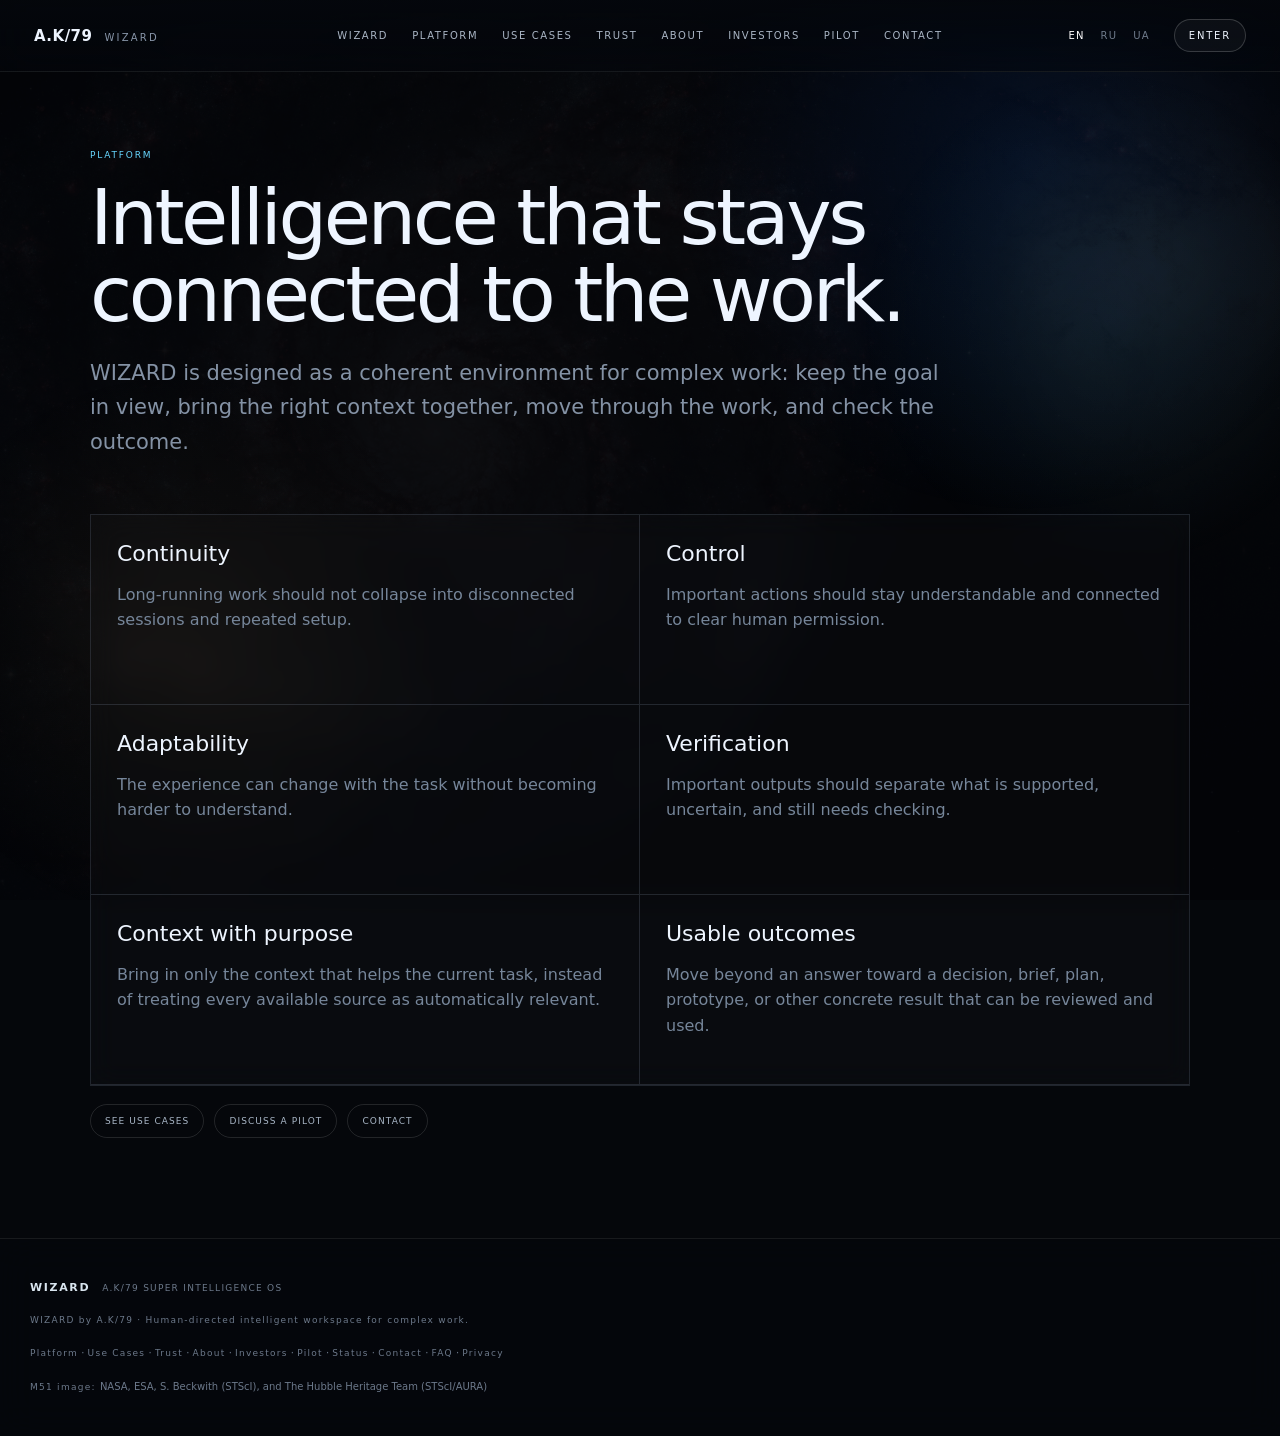
<file: platform/index.html>
<!DOCTYPE html><html lang="en" data-lang="en" translate="no" class="notranslate"><head><meta charSet="utf-8"/><meta name="viewport" content="width=device-width, initial-scale=1"/><link rel="stylesheet" href="/_next/static/chunks/0iq5x818bfavy.css" data-precedence="next"/><link rel="preload" as="script" fetchPriority="low" href="/_next/static/chunks/340ea0fwys4z5.js"/><script src="/_next/static/chunks/0v6qd3hxprdd2.js" async=""></script><script src="/_next/static/chunks/05tem0visqf24.js" async=""></script><script src="/_next/static/chunks/turbopack-2tfle12b84p8l.js" async=""></script><script src="/_next/static/chunks/1m31syuy1i5ck.js" async="" crossorigin=""></script><title>Platform — A.K/79</title><meta name="description" content="Explore how WIZARD connects continuity, context, control, adaptability, verification, and usable outcomes across complex work."/><link rel="manifest" href="/manifest.webmanifest"/><meta name="robots" content="index, follow"/><meta name="google" content="notranslate"/><link rel="canonical" href="https://wizardak79.com/platform/"/><meta property="og:title" content="WIZARD — A.K/79 SUPER INTELLIGENCE OS"/><meta property="og:description" content="From thought to possibility. From possibility to reality."/><meta property="og:url" content="https://wizardak79.com/"/><meta property="og:site_name" content="WIZARD"/><meta property="og:image" content="https://wizardak79.com/m51-deep.jpg"/><meta property="og:image:width" content="2560"/><meta property="og:image:height" content="1440"/><meta property="og:image:alt" content="WIZARD — A.K/79 SUPER INTELLIGENCE OS"/><meta property="og:type" content="website"/><meta name="twitter:card" content="summary_large_image"/><meta name="twitter:title" content="WIZARD — A.K/79 SUPER INTELLIGENCE OS"/><meta name="twitter:description" content="From thought to possibility. From possibility to reality."/><meta name="twitter:image" content="https://wizardak79.com/m51-deep.jpg"/><link rel="icon" href="/favicon.svg"/><script src="/_next/static/chunks/0cz1d0mv5g_q7.js" noModule=""></script></head><body><div hidden=""><!--$--><!--/$--></div><script type="application/ld+json">{"@context":"https://schema.org","@graph":[{"@type":"WebSite","@id":"https://wizardak79.com/#website","url":"https://wizardak79.com/","name":"WIZARD","description":"Human-directed intelligent workspace for complex work.","inLanguage":["en","ru","uk"]},{"@type":"SoftwareApplication","@id":"https://wizardak79.com/#product","name":"WIZARD","applicationCategory":"BusinessApplication","operatingSystem":"Web","url":"https://wizardak79.com/","description":"WIZARD connects research, decisions, creation and verification in a human-directed intelligent workspace.","creator":{"@type":"Organization","name":"A.K/79","url":"https://wizardak79.com/company/"}}]}</script><a class="skip-link" href="#main"><span class="localized-text"><span class="lang lang-en">Skip to content</span><span class="lang lang-ru">К содержанию</span><span class="lang lang-uk">До вмісту</span></span></a><header class="ak-header"><a class="ak-brand" href="/" aria-label="A.K/79 WIZARD home"><strong class="notranslate" translate="no" lang="en" data-ak79-brand="locked">A.K/79</strong><span class="notranslate" translate="no" lang="en" data-ak79-brand="locked">WIZARD</span></a><nav class="ak-nav" aria-label="Primary navigation">            <a href="/#wizard"><span class="notranslate" translate="no" lang="en" data-ak79-brand="locked">WIZARD</span></a><a href="/platform/"><span class="localized-text"><span class="lang lang-en">PLATFORM</span><span class="lang lang-ru">ПЛАТФОРМА</span><span class="lang lang-uk">ПЛАТФОРМА</span></span></a><a href="/use-cases/"><span class="localized-text"><span class="lang lang-en">USE CASES</span><span class="lang lang-ru">СЦЕНАРИИ</span><span class="lang lang-uk">СЦЕНАРІЇ</span></span></a><a href="/trust/"><span class="localized-text"><span class="lang lang-en">TRUST</span><span class="lang lang-ru">ДОВЕРИЕ</span><span class="lang lang-uk">ДОВІРА</span></span></a><a href="/company/"><span class="localized-text"><span class="lang lang-en">ABOUT</span><span class="lang lang-ru">О НАС</span><span class="lang lang-uk">ПРО НАС</span></span></a><a href="/investors/"><span class="localized-text"><span class="lang lang-en">INVESTORS</span><span class="lang lang-ru">ИНВЕСТОРАМ</span><span class="lang lang-uk">ІНВЕСТОРАМ</span></span></a><a href="/pilot/"><span class="localized-text"><span class="lang lang-en">PILOT</span><span class="lang lang-ru">ПИЛОТ</span><span class="lang lang-uk">ПІЛОТ</span></span></a><a href="/contact/"><span class="localized-text"><span class="lang lang-en">CONTACT</span><span class="lang lang-ru">КОНТАКТЫ</span><span class="lang lang-uk">КОНТАКТИ</span></span></a></nav><div class="ak-header-actions"><details class="ak-mobile-menu"><summary><span class="localized-text"><span class="lang lang-en">MENU</span><span class="lang lang-ru">МЕНЮ</span><span class="lang lang-uk">МЕНЮ</span></span></summary><nav class="ak-mobile-menu-panel" aria-label="Mobile navigation"><a href="/#wizard"><span class="notranslate" translate="no" lang="en" data-ak79-brand="locked">WIZARD</span></a><a href="/platform/"><span class="localized-text"><span class="lang lang-en">Platform</span><span class="lang lang-ru">Платформа</span><span class="lang lang-uk">Платформа</span></span></a><a href="/use-cases/"><span class="localized-text"><span class="lang lang-en">Use Cases</span><span class="lang lang-ru">Сценарии</span><span class="lang lang-uk">Сценарії</span></span></a><a href="/trust/"><span class="localized-text"><span class="lang lang-en">Trust</span><span class="lang lang-ru">Доверие</span><span class="lang lang-uk">Довіра</span></span></a><a href="/company/"><span class="localized-text"><span class="lang lang-en">About</span><span class="lang lang-ru">О нас</span><span class="lang lang-uk">Про нас</span></span></a><a href="/investors/"><span class="localized-text"><span class="lang lang-en">Investors</span><span class="lang lang-ru">Инвесторам</span><span class="lang lang-uk">Інвесторам</span></span></a><a href="/pilot/"><span class="localized-text"><span class="lang lang-en">Pilot</span><span class="lang lang-ru">Пилот</span><span class="lang lang-uk">Пілот</span></span></a><a href="/status/"><span class="localized-text"><span class="lang lang-en">Status</span><span class="lang lang-ru">Статус</span><span class="lang lang-uk">Статус</span></span></a><a href="/faq/"><span class="localized-text"><span class="lang lang-en">FAQ</span><span class="lang lang-ru">Вопросы</span><span class="lang lang-uk">Запитання</span></span></a><a href="/contact/"><span class="localized-text"><span class="lang lang-en">Contact</span><span class="lang lang-ru">Контакты</span><span class="lang lang-uk">Контакти</span></span></a><a href="/privacy/"><span class="localized-text"><span class="lang lang-en">Privacy</span><span class="lang lang-ru">Приватность</span><span class="lang lang-uk">Приватність</span></span></a></nav></details><div class="language-switcher" role="group" aria-label="Language"><button type="button" class="active" aria-pressed="true" aria-label="Language: EN">EN</button><button type="button" class="" aria-pressed="false" aria-label="Language: RU">RU</button><button type="button" class="" aria-pressed="false" aria-label="Language: UA">UA</button></div><a class="ak-enter" href="/#first-thought"><span class="localized-text"><span class="lang lang-en">ENTER</span><span class="lang lang-ru">ВОЙТИ</span><span class="lang lang-uk">УВІЙТИ</span></span></a></div></header><main id="main"><section class="section shell subpage"><div class="subpage-glow" aria-hidden="true"></div><div class="section-head wide-head"><div class="kicker"><span class="localized-text"><span class="lang lang-en">Platform</span><span class="lang lang-ru">Платформа</span><span class="lang lang-uk">Платформа</span></span></div><h1><span class="localized-text"><span class="lang lang-en">Intelligence that stays connected to the work.</span><span class="lang lang-ru">Интеллект, который остаётся связанным с работой.</span><span class="lang lang-uk">Інтелект, що залишається пов’язаним із роботою.</span></span></h1><p class="localized-text lead"><span class="lang lang-en">WIZARD is designed as a coherent environment for complex work: keep the goal in view, bring the right context together, move through the work, and check the outcome.</span><span class="lang lang-ru">WIZARD задуман как цельная среда для сложной работы: удерживать цель в поле зрения, собирать нужный контекст, двигаться через задачу и проверять результат.</span><span class="lang lang-uk">WIZARD задуманий як цілісне середовище для складної роботи: тримати ціль у полі зору, збирати потрібний контекст, рухатися через завдання та перевіряти результат.</span></p></div><div class="panel-grid"><article class="panel interactive-card"><strong><span class="localized-text"><span class="lang lang-en">Continuity</span><span class="lang lang-ru">Непрерывность</span><span class="lang lang-uk">Безперервність</span></span></strong><p class="localized-text"><span class="lang lang-en">Long-running work should not collapse into disconnected sessions and repeated setup.</span><span class="lang lang-ru">Долгая работа не должна распадаться на несвязанные сессии и повторную настройку.</span><span class="lang lang-uk">Тривала робота не повинна розпадатися на незв’язані сесії та повторне налаштування.</span></p></article><article class="panel interactive-card"><strong><span class="localized-text"><span class="lang lang-en">Control</span><span class="lang lang-ru">Контроль</span><span class="lang lang-uk">Контроль</span></span></strong><p class="localized-text"><span class="lang lang-en">Important actions should stay understandable and connected to clear human permission.</span><span class="lang lang-ru">Важные действия должны оставаться понятными и связанными с явным разрешением человека.</span><span class="lang lang-uk">Важливі дії мають залишатися зрозумілими та пов’язаними з явним дозволом людини.</span></p></article><article class="panel interactive-card"><strong><span class="localized-text"><span class="lang lang-en">Adaptability</span><span class="lang lang-ru">Адаптивность</span><span class="lang lang-uk">Адаптивність</span></span></strong><p class="localized-text"><span class="lang lang-en">The experience can change with the task without becoming harder to understand.</span><span class="lang lang-ru">Рабочая среда может меняться под задачу, не становясь сложнее для понимания.</span><span class="lang lang-uk">Робоче середовище може змінюватися під завдання, не стаючи складнішим для розуміння.</span></p></article><article class="panel interactive-card"><strong><span class="localized-text"><span class="lang lang-en">Verification</span><span class="lang lang-ru">Проверка</span><span class="lang lang-uk">Перевірка</span></span></strong><p class="localized-text"><span class="lang lang-en">Important outputs should separate what is supported, uncertain, and still needs checking.</span><span class="lang lang-ru">Важные результаты должны отделять подтверждённое от неопределённого и того, что ещё требует проверки.</span><span class="lang lang-uk">Важливі результати мають відділяти підтверджене від невизначеного й того, що ще потребує перевірки.</span></p></article><article class="panel interactive-card"><strong><span class="localized-text"><span class="lang lang-en">Context with purpose</span><span class="lang lang-ru">Контекст по назначению</span><span class="lang lang-uk">Контекст за призначенням</span></span></strong><p class="localized-text"><span class="lang lang-en">Bring in only the context that helps the current task, instead of treating every available source as automatically relevant.</span><span class="lang lang-ru">Подключать только тот контекст, который помогает текущей задаче, а не считать любой доступный источник автоматически нужным.</span><span class="lang lang-uk">Підключати лише той контекст, що допомагає поточному завданню, а не вважати кожне доступне джерело автоматично потрібним.</span></p></article><article class="panel interactive-card"><strong><span class="localized-text"><span class="lang lang-en">Usable outcomes</span><span class="lang lang-ru">Результаты, которыми можно пользоваться</span><span class="lang lang-uk">Результати, якими можна користуватися</span></span></strong><p class="localized-text"><span class="lang lang-en">Move beyond an answer toward a decision, brief, plan, prototype, or other concrete result that can be reviewed and used.</span><span class="lang lang-ru">Двигаться дальше простого ответа — к решению, сводке, плану, прототипу или другому конкретному результату, который можно проверить и использовать.</span><span class="lang lang-uk">Рухатися далі простої відповіді — до рішення, зведення, плану, прототипу чи іншого конкретного результату, який можна перевірити й використати.</span></p></article></div><div class="ak-public-story-links"><a href="/use-cases/"><span class="localized-text"><span class="lang lang-en">SEE USE CASES</span><span class="lang lang-ru">СМОТРЕТЬ СЦЕНАРИИ</span><span class="lang lang-uk">ПЕРЕГЛЯНУТИ СЦЕНАРІЇ</span></span></a><a href="/pilot/"><span class="localized-text"><span class="lang lang-en">DISCUSS A PILOT</span><span class="lang lang-ru">ОБСУДИТЬ ПИЛОТ</span><span class="lang lang-uk">ОБГОВОРИТИ ПІЛОТ</span></span></a><a href="/contact/"><span class="localized-text"><span class="lang lang-en">CONTACT</span><span class="lang lang-ru">КОНТАКТЫ</span><span class="lang lang-uk">КОНТАКТИ</span></span></a></div></section><!--$--><!--/$--></main><footer class="ak-footer"><div><strong class="notranslate" translate="no" lang="en" data-ak79-brand="locked">WIZARD</strong><span class="notranslate" translate="no" lang="en" data-ak79-brand="locked">A.K/79 SUPER INTELLIGENCE OS</span></div><p><span class="localized-text"><span class="lang lang-en">WIZARD by A.K/79 · Human-directed intelligent workspace for complex work.</span><span class="lang lang-ru">WIZARD by A.K/79 · Интеллектуальная рабочая среда для сложных задач под управлением человека.</span><span class="lang lang-uk">WIZARD by A.K/79 · Інтелектуальне робоче середовище для складних завдань під керуванням людини.</span></span></p><p><a href="/platform/"><span class="localized-text"><span class="lang lang-en">Platform</span><span class="lang lang-ru">Платформа</span><span class="lang lang-uk">Платформа</span></span></a> · <a href="/use-cases/"><span class="localized-text"><span class="lang lang-en">Use Cases</span><span class="lang lang-ru">Сценарии</span><span class="lang lang-uk">Сценарії</span></span></a> · <a href="/trust/"><span class="localized-text"><span class="lang lang-en">Trust</span><span class="lang lang-ru">Доверие</span><span class="lang lang-uk">Довіра</span></span></a> · <a href="/company/"><span class="localized-text"><span class="lang lang-en">About</span><span class="lang lang-ru">О нас</span><span class="lang lang-uk">Про нас</span></span></a> · <a href="/investors/"><span class="localized-text"><span class="lang lang-en">Investors</span><span class="lang lang-ru">Инвесторам</span><span class="lang lang-uk">Інвесторам</span></span></a> · <a href="/pilot/"><span class="localized-text"><span class="lang lang-en">Pilot</span><span class="lang lang-ru">Пилот</span><span class="lang lang-uk">Пілот</span></span></a> · <a href="/status/"><span class="localized-text"><span class="lang lang-en">Status</span><span class="lang lang-ru">Статус</span><span class="lang lang-uk">Статус</span></span></a> · <a href="/contact/"><span class="localized-text"><span class="lang lang-en">Contact</span><span class="lang lang-ru">Контакты</span><span class="lang lang-uk">Контакти</span></span></a> · <a href="/faq/"><span class="localized-text"><span class="lang lang-en">FAQ</span><span class="lang lang-ru">Вопросы</span><span class="lang lang-uk">Запитання</span></span></a> · <a href="/privacy/"><span class="localized-text"><span class="lang lang-en">Privacy</span><span class="lang lang-ru">Приватность</span><span class="lang lang-uk">Приватність</span></span></a></p><small><span class="localized-text"><span class="lang lang-en">M51 image: </span><span class="lang lang-ru">Изображение M51: </span><span class="lang lang-uk">Зображення M51: </span></span><a href="https://esahubble.org/images/heic0506a/" target="_blank" rel="noreferrer">NASA, ESA, S. Beckwith (STScI), and The Hubble Heritage Team (STScI/AURA)</a></small></footer><script src="/_next/static/chunks/340ea0fwys4z5.js" id="_R_" async=""></script><script>(self.__next_f=self.__next_f||[]).push([0])</script><script>self.__next_f.push([1,"1:\"$Sreact.fragment\"\nc:I[68027,[\"/_next/static/chunks/1m31syuy1i5ck.js\"],\"default\",1]\n:HL[\"/_next/static/chunks/0iq5x818bfavy.css\",\"style\"]\na:X\n0:{\"P\":null,\"c\":[\"\",\"platform\",\"\"],\"q\":\"\",\"i\":false,\"f\":[[[\"\",{\"children\":[\"platform\",{\"children\":[\"__PAGE__\",{},\"$undefined\",\"$undefined\",4608]},\"$undefined\",\"$undefined\",4608]},\"$undefined\",\"$undefined\",4624],[[\"$\",\"$1\",\"c\",{\"children\":[[[\"$\",\"link\",\"0\",{\"rel\":\"stylesheet\",\"href\":\"/_next/static/chunks/0iq5x818bfavy.css\",\"precedence\":\"next\",\"crossOrigin\":\"$undefined\",\"nonce\":\"$undefined\"}],[\"$\",\"script\",\"script-0\",{\"src\":\"/_next/static/chunks/1m31syuy1i5ck.js\",\"async\":true,\"nonce\":\"$undefined\"}]],[\"$\",\"html\",null,{\"lang\":\"en\",\"data-lang\":\"en\",\"translate\":\"no\",\"className\":\"notranslate\",\"suppressHydrationWarning\":true,\"children\":[\"$\",\"body\",null,{\"children\":[[\"$\",\"script\",null,{\"type\":\"application/ld+json\",\"dangerouslySetInnerHTML\":{\"__html\":\"{\\\"@context\\\":\\\"https://schema.org\\\",\\\"@graph\\\":[{\\\"@type\\\":\\\"WebSite\\\",\\\"@id\\\":\\\"https://wizardak79.com/#website\\\",\\\"url\\\":\\\"https://wizardak79.com/\\\",\\\"name\\\":\\\"WIZARD\\\",\\\"description\\\":\\\"Human-directed intelligent workspace for complex work.\\\",\\\"inLanguage\\\":[\\\"en\\\",\\\"ru\\\",\\\"uk\\\"]},{\\\"@type\\\":\\\"SoftwareApplication\\\",\\\"@id\\\":\\\"https://wizardak79.com/#product\\\",\\\"name\\\":\\\"WIZARD\\\",\\\"applicationCategory\\\":\\\"BusinessApplication\\\",\\\"operatingSystem\\\":\\\"Web\\\",\\\"url\\\":\\\"https://wizardak79.com/\\\",\\\"description\\\":\\\"WIZARD connects research, decisions, creation and verification in a human-directed intelligent workspace.\\\",\\\"creator\\\":{\\\"@type\\\":\\\"Organization\\\",\\\"name\\\":\\\"A.K/79\\\",\\\"url\\\":\\\"https://wizardak79.com/company/\\\"}}]}\"}}],[\"$\",\"a\",null,{\"className\":\"skip-link\",\"href\":\"#main\",\"children\":[\"$\",\"span\",null,{\"className\":\"localized-text\",\"children\":[[\"$\",\"span\",null,{\"className\":\"lang lang-en\",\"children\":\"Skip to content\"}],[\"$\",\"span\",null,{\"className\":\"lang lang-ru\",\"children\":\"К содержанию\"}],[\"$\",\"span\",null,{\"className\":\"lang lang-uk\",\"children\":\"До вмісту\"}]]}]}],[\"$\",\"header\",null,{\"className\":\"ak-header\",\"children\":[[\"$\",\"a\",null,{\"className\":\"ak-brand\",\"href\":\"/\",\"aria-label\":\"A.K/79 WIZARD home\",\"children\":[[\"$\",\"strong\",null,{\"className\":\"notranslate\",\"translate\":\"no\",\"lang\":\"en\",\"data-ak79-brand\":\"locked\",\"children\":\"A.K/79\"}],[\"$\",\"span\",null,{\"className\":\"notranslate\",\"translate\":\"no\",\"lang\":\"en\",\"data-ak79-brand\":\"locked\",\"children\":\"WIZARD\"}]]}],[\"$\",\"nav\",null,{\"className\":\"ak-nav\",\"aria-label\":\"Primary navigation\",\"children\":[\"            \",[\"$\",\"a\",null,{\"href\":\"/#wizard\",\"children\":[\"$\",\"span\",null,{\"className\":\"notranslate\",\"translate\":\"no\",\"lang\":\"en\",\"data-ak79-brand\":\"locked\",\"children\":\"WIZARD\"}]}],[\"$\",\"a\",null,{\"href\":\"/platform/\",\"children\":[\"$\",\"span\",null,{\"className\":\"localized-text\",\"children\":[[\"$\",\"span\",null,{\"className\":\"lang lang-en\",\"children\":\"PLATFORM\"}],[\"$\",\"span\",null,{\"className\":\"lang lang-ru\",\"children\":\"ПЛАТФОРМА\"}],[\"$\",\"span\",null,{\"className\":\"lang lang-uk\",\"children\":\"ПЛАТФОРМА\"}]]}]}],[\"$\",\"a\",null,{\"href\":\"/use-cases/\",\"children\":[\"$\",\"span\",null,{\"className\":\"localized-text\",\"children\":[[\"$\",\"span\",null,{\"className\":\"lang lang-en\",\"children\":\"USE CASES\"}],[\"$\",\"span\",null,{\"className\":\"lang lang-ru\",\"children\":\"СЦЕНАРИИ\"}],[\"$\",\"span\",null,{\"className\":\"lang lang-uk\",\"children\":\"СЦЕНАРІЇ\"}]]}]}],[\"$\",\"a\",null,{\"href\":\"/trust/\",\"children\":[\"$\",\"span\",null,{\"className\":\"localized-text\",\"children\":[[\"$\",\"span\",null,{\"className\":\"lang lang-en\",\"children\":\"TRUST\"}],[\"$\",\"span\",null,{\"className\":\"lang lang-ru\",\"children\":\"ДОВЕРИЕ\"}],[\"$\",\"span\",null,{\"className\":\"lang lang-uk\",\"children\":\"ДОВІРА\"}]]}]}],[\"$\",\"a\",null,{\"href\":\"/company/\",\"children\":[\"$\",\"span\",null,{\"className\":\"localized-text\",\"children\":[[\"$\",\"span\",null,{\"className\":\"lang lang-en\",\"children\":\"ABOUT\"}],[\"$\",\"span\",null,{\"className\":\"lang lang-ru\",\"children\":\"О НАС\"}],[\"$\",\"span\",null,{\"className\":\"lang lang-uk\",\"children\":\"ПРО НАС\"}]]}]}],[\"$\",\"a\",null,{\"href\":\"/investors/\",\"children\":[\"$\",\"span\",null,{\"className\":\"localized-text\",\"children\":[[\"$\",\"span\",null,{\"className\":\"lang lang-en\",\"children\":\"INVESTORS\"}],[\"$\",\"span\",null,{\"className\":\"lang lang-ru\",\"children\":\"ИНВЕСТОРАМ\"}],[\"$\",\"span\",null,{\"className\":\"lang lang-uk\",\"children\":\"ІНВЕСТОРАМ\"}]]}]}],[\"$\",\"a\",null,{\"href\":\"/pilot/\",\"children\":[\"$\",\"span\",null,{\"className\":\"localized-text\",\"children\":[[\"$\",\"span\",null,{\"className\":\"lang lang-en\",\"children\":\"PILOT\"}],[\"$\",\"span\",null,{\"className\":\"lang lang-ru\",\"children\":\"ПИЛОТ\"}],[\"$\",\"span\",null,{\"className\":\"lang lang-uk\",\"children\":\"ПІЛОТ\"}]]}]}],[\"$\",\"a\",null,{\"href\":\"/contact/\",\"children\":[\"$\",\"span\",null,{\"className\":\"localized-text\",\"children\":[[\"$\",\"span\",null,{\"className\":\"lang lang-en\",\"children\":\"CONTACT\"}],[\"$\",\"span\",null,{\"className\":\"lang lang-ru\",\"children\":\"КОНТАКТЫ\"}],[\"$\",\"span\",null,{\"className\":\"lang lang-uk\",\"children\":\"КОНТАКТИ\"}]]}]}]]}],[\"$\",\"div\",null,{\"className\":\"ak-header-actions\",\"children\":[[\"$\",\"details\",null,{\"className\":\"ak-mobile-menu\",\"children\":[\"$L2\",\"$L3\"]}],\"$L4\",\"$L5\"]}]]}],\"$L6\",\"$L7\"]}]}]]}],{\"children\":[\"$L8\",{\"children\":[\"$L9\",{},null,false,null]},null,false,\"$a\"]},null,false,null],\"$Lb\",false]],\"m\":\"$undefined\",\"G\":[\"$c\",[\"$Ld\"]],\"S\":true,\"h\":null,\"r\":\"$undefined\",\"s\":\"$undefined\",\"a\":\"$undefined\",\"l\":\"$undefined\",\"p\":\"$undefined\",\"d\":\"$undefined\",\"b\":\"hIfOSZiTNnZ9_TGrLv6p2\"}\ne:I[7783,[\"/_next/static/chunks/1m31syuy1i5ck.js\"],\"default\"]\nf:I[39756,[\"/_next/static/chunks/1m31syuy1i5ck.js\"],\"default\"]\n10:I[37457,[\"/_next/static/chunks/1m31syuy1i5ck.js\"],\"default\"]\n16:I[97367,[\"/_next/static/chunks/1m31syuy1i5ck.js\"],\"ViewportBoundary\"]\n18:I[97367,[\"/_next/static/chunks/1m31syuy1i5ck.js\"],\"MetadataBoundary\"]\n19:\"$Sreact.suspense\"\n2:[\"$\",\"summary\",null,{\"children\":[\"$\",\"span\",null,{\"className\":\"localized-text\",\"children\":[[\"$\",\"span\",null,{\"className\":\"lang lang-en\",\"children\":\"MENU\"}],[\"$\",\"span\",null,{\"className\":\"lang lang-ru\",\"children\":\"МЕНЮ\"}],[\"$\",\"span\",null,{\"className\":\"lang lang-uk\",\"children\":\"МЕНЮ\"}]]}]}]\n3:[\"$\",\"nav\",null,{\"className\":\"ak-mobile-menu-panel\",\"aria-label\":\"Mobile navigation\",\"children\":[[\"$\",\"a\",null,{\"href\":\"/#wizard\",\"children\":[\"$\",\"span\",null,{\"className\":\"notranslate\",\"translate\":\"no\",\"lang\":\"en\",\"data-ak79-brand\":\"locked\",\"children\":\"WIZARD\"}]}],[\"$\",\"a\",null,{\"href\":\"/platform/\",\"children\":[\"$\",\"span\",null,{\"className\":\"localized-text\",\"children\":[[\"$\",\"span\",null,{\"className\":\"lang lang-en\",\"children\":\"Platform\"}],[\"$\",\"span\",null,{\"className\":\"lang lang-ru\",\"children\":\"Платформа\"}],[\"$\",\"span\",null,{\"className\":\"lang lang-uk\",\"children\":\"Платформа\"}]]}]}],[\"$\",\"a\",null,{\"href\":\"/use-cases/\",\"children\":[\"$\",\"span\",null,{\"className\":\"localized-text\",\"children\":[[\"$\",\"span\",null,{\"className\":\"lang lang-en\",\"children\":\"Use Cases\"}],[\"$\",\"span\",null,{\"className\":\"lang lang-ru\",\"children\":\"Сценарии\"}],[\"$\",\"span\",null,{\"className\":\"lang lang-uk\",\"children\":\"Сценарії\"}]]}]}],[\"$\",\"a\",null,{\"href\":\"/trust/\",\"children\":[\"$\",\"span\",null,{\"className\":\"localized-text\",\"children\":[[\"$\",\"span\",null,{\"className\":\"lang lang-en\",\"children\":\"Trust\"}],[\"$\",\"span\",null,{\"className\":\"lang lang-ru\",\"children\":\"Доверие\"}],[\"$\",\"span\",null,{\"className\":\"lang lang-uk\",\"children\":\"Довіра\"}]]}]}],[\"$\",\"a\",null,{\"href\":\"/company/\",\"children\":[\"$\",\"span\",null,{\"className\":\"localized-text\",\"children\":[[\"$\",\"span\",null,{\"className\":\"lang lang-en\",\"children\":\"About\"}],[\"$\",\"span\",null,{\"className\":\"lang lang-ru\",\"children\":\"О нас\"}],[\"$\",\"span\",null,{\"className\":\"lang lang-uk\",\"children\":\"Про нас\"}]]}]}],[\"$\",\"a\",null,{\"href\":\"/investors/\",\"children\":[\"$\",\"span\",null,{\"className\":\"localized-text\",\"children\":[[\"$\",\"span\",null,{\"className\":\"lang lang-en\",\"children\":\"Investors\"}],[\"$\",\"span\",null,{\"className\":\"lang lang-ru\",\"children\":\"Инвесторам\"}],[\"$\",\"span\",null,{\"className\":\"lang lang-uk\",\"children\":\"Інвесторам\"}]]}]}],[\"$\",\"a\",null,{\"href\":\"/pilot/\",\"children\":[\"$\",\"span\",null,{\"className\":\"localized-text\",\"children\":[[\"$\",\"span\",null,{\"className\":\"lang lang-en\",\"children\":\"Pilot\"}],[\"$\",\"span\",null,{\"className\":\"lang lang-ru\",\"children\":\"Пилот\"}],[\"$\",\"span\",null,{\"className\":\"lang lang-uk\",\"children\":\"Пілот\"}]]}]}],[\"$\",\"a\",null,{\"href\":\"/status/\",\"children\":[\"$\",\"span\",null,{\"className\":\"localized-text\",\"children\":[[\"$\",\"span\",null,{\"className\":\"lang lang-en\",\"children\":\"Status\"}],[\"$\",\"span\",null,{\"className\":\"lang lang-ru\",\"children\":\"Статус\"}],[\"$\",\"span\",null,{\"className\":\"lang lang-uk\",\"children\":\"Статус\"}]]}]}],[\"$\",\"a\",null,{\"href\":\"/faq/\",\"children\":[\"$\",\"span\",null,{\"className\":\"localized-text\",\"children\":[[\"$\",\"span\",null,{\"className\":\"lang lang-en\",\"children\":\"FAQ\"}],[\"$\",\"span\",null,{\"className\":\"lang lang-ru\",\"children\":\"Вопросы\"}],[\"$\",\"span\",null,{\"className\":\"lang lang-uk\",\"children\":\"Запитання\"}]]}]}],[\"$\",\"a\",null,{\"href\":\"/contact/\",\"children\":[\"$\",\"span\",null,{\"className\":\"localized-text\",\"children\":[[\"$\",\"span\",null,{\"className\":\"lang lang-en\",\"children\":\"Contact\"}],[\"$\",\"span\",null,{\"className\":\"lang lang-ru\",\"children\":\"Контакты\"}],[\"$\",\"span\",null,{\"className\":\"lang lang-uk\",\"children\":\"Контакти\"}]]}]}],[\"$\",\"a\",null,{\"href\":\"/privacy/\",\"children\":[\"$\",\"span\",null,{\"className\":\"localized-text\",\"children\":[[\"$\",\"span\",null,{\"className\":\"lang lang-en\",\"children\":\"Privacy\"}],[\"$\",\"span\",null,{\"className\":\"lang lang-ru\",\"children\":\"Приватность\"}],[\"$\",\"span\",null,{\"className\":\"lang lang-uk\",\"children\":\"Приватність\"}]]}]}]]}]\n4:[\"$\",\"$Le\",null,{}]\n5:[\"$\",\"a\",null,{\"className\":\"ak-enter\",\"href\":\"/#first-thought\",\"children\":[\"$\",\"span\",null,{\"className\":\"localized-text\",\"children\":[[\"$\",\"span\",null,{\"className\":\"lang lang-en\",\"children\":\"ENTER\"}],[\"$\",\"span\",null,{\"className\":\"lang lang-ru\",\"children\":\"ВОЙТИ\"}],[\"$\",\"span\",null,{\"className\":\"lang lang-uk\",\"children\":\"УВІЙТИ\"}]]}]}]\n6:[\"$\",\"main\",null,{\"id\":\"main\",\"children\":[\"$\",\"$Lf\",null,{\"parallelRouterKey\":\"children\",\"error\":\"$undefined\",\"errorStyles\":\"$undefined\",\"errorScripts\":\"$undefined\",\"template\":[\"$\",\"$L10\",null,{}],\"templateStyles\":\"$undefined\",\"templateScripts\":\"$undefined\",\"notFound\":[[\"$\",\"section\",null,{\"className\":\"section shell subpage not-found-page\",\"children\":[[\"$\",\"div\",null,{\"className\":\"subpage-glow\",\"aria-hidden\":\"true\"}],[\"$\",\"div\",null,{\"className\":\"section-head wide-head\",\"children\":[[\"$\",\"div\",null,{\"className\":\"kicker\",\"children\":\"404\"}],[\"$\",\"h1\",null,{\"children\":[\"$\",\"span\",null,{\"className\":\"localized-text\",\"children\":[[\"$\",\"span\",null,{\"className\":\"lang lang-en\",\"children\":\"This path does not exist.\"}],[\"$\",\"span\",null,{\"className\":\"lang lang-ru\",\"children\":\"Такой страницы нет.\"}],[\"$\",\"span\",null,{\"className\":\"lang lang-uk\",\"children\":\"Такої сторінки немає.\"}]]}]}],[\"$\",\"p\",null,{\"className\":\"localized-text lead\",\"children\":[[\"$\",\"span\",null,{\"className\":\"lang lang-en\",\"children\":\"The link may be old, incomplete, or moved. The public WIZARD site is still here.\"}],[\"$\",\"span\",null,{\"className\":\"lang lang-ru\",\"children\":\"Ссылка могла устареть, быть неполной или страница могла переехать. Публичный сайт WIZARD по-прежнему здесь.\"}],[\"$\",\"span\",null,{\"className\":\"lang lang-uk\",\"children\":\"Посилання могло застаріти, бути неповним або сторінка могла переїхати. Публічний сайт WIZARD усе ще тут.\"}]]}]]}],[\"$\",\"div\",null,{\"className\":\"ak-public-story-links\",\"children\":[[\"$\",\"a\",null,{\"href\":\"/\",\"children\":[\"$\",\"span\",null,{\"className\":\"localized-text\",\"children\":[[\"$\",\"span\",null,{\"className\":\"lang lang-en\",\"children\":\"HOME\"}],[\"$\",\"span\",null,{\"className\":\"lang lang-ru\",\"children\":\"ГЛАВНАЯ\"}],[\"$\",\"span\",null,{\"className\":\"lang lang-uk\",\"children\":\"ГОЛОВНА\"}]]}]}],[\"$\",\"a\",null,{\"href\":\"/pilot/\",\"children\":[\"$\",\"span\",null,{\"className\":\"localized-text\",\"children\":[[\"$\",\"span\",null,{\"className\":\"lang lang-en\",\"children\":\"PILOT\"}],[\"$\",\"span\",null,{\"className\":\"lang lang-ru\",\"children\":\"ПИЛОТ\"}],[\"$\",\"span\",null,{\"className\":\"lang lang-uk\",\"children\":\"ПІЛОТ\"}]]}]}],[\"$\",\"a\",null,{\"href\":\"/contact/\",\"children\":[\"$\",\"span\",null,{\"className\":\"localized-text\",\"children\":[[\"$\",\"span\",null,{\"className\":\"lang lang-en\",\"children\":\"CONTACT\"}],[\"$\",\"span\",null,{\"className\":\"lang lang-ru\",\"children\":\"КОНТАКТЫ\"}],[\"$\",\"span\",null,{\"className\":\"lang lang-uk\",\"children\":\"КОНТАКТИ\"}]]}]}]]}]]}],[]],\"forbidden\":\"$undefined\",\"unauthorized\":\"$undefined\"}]}]\n7:[\"$\",\"footer\",null,{\"className\":\"ak-footer\",\"children\":[[\"$\",\"div\",null,{\"children\":[[\"$\",\"strong\",null,{\"className\":\"notranslate\",\"translate\":\"no\",\"lang\":\"en\",\"data-ak79-brand\":\"locked\",\"children\":\"WIZARD\"}],[\"$\",\"span\",null,{\"className\":\"notranslate\",\"translate\":\"no\",\"lang\":\"en\",\"data-ak79-brand\":\"locked\",\"children\":\"A.K/79 SUPER INTELLIGENCE OS\"}]]}],[\"$\",\"p\",null,{\"children\":[\"$\",\"span\",null,{\"className\":\"localized-text\",\"children\":[[\"$\",\"span\",null,{\"className\":\"lang lang-en\",\"children\":\"WIZARD by A.K/79 · Human-directed intelligent workspace for complex work.\"}],[\"$\",\"span\",null,{\"className\":\"lang lang-ru\",\"children\":\"WIZARD by A.K/79 · Интеллектуальная рабочая среда для сложных задач под управлением человека.\"}],[\"$\",\"span\",null,{\"className\":\"lang lang-uk\",\"children\":\"WIZARD by A.K/79 · Інтелектуальне робоче середовище для складних завдань під керуванням людини.\"}]]}]}],[\"$\",\"p\",null,{\"children\":[[\"$\",\"a\",null,{\"href\":\"/platform/\",\"children\":[\"$\",\"span\",null,{\"className\":\"localized-text\",\"children\":[[\"$\",\"span\",null,{\"className\":\"lang lang-en\",\"children\":\"Platform\"}],[\"$\",\"span\",null,{\"className\":\"lang lang-ru\",\"children\":\"Платформа\"}],[\"$\",\"span\",null,{\"className\":\"lang lang-uk\",\"children\":\"Платформа\"}]]}]}],\" · \",[\"$\",\"a\",null,{\"href\":\"/use-cases/\",\"children\":[\"$\",\"span\",null,{\"className\":\"localized-text\",\"children\":[[\"$\",\"span\",null,{\"className\":\"lang lang-en\",\"children\":\"Use Cases\"}],[\"$\",\"span\",null,{\"className\":\"lang lang-ru\",\"children\":\"Сценарии\"}],[\"$\",\"span\",null,{\"className\":\"lang lang-uk\",\"children\":\"Сценарії\"}]]}]}],\" · \",[\"$\",\"a\",null,{\"href\":\"/trust/\",\"children\":[\"$\",\"span\",null,{\"className\":\"localized-text\",\"children\":[[\"$\",\"span\",null,{\"className\":\"lang lang-en\",\"children\":\"Trust\"}],[\"$\",\"span\",null,{\"className\":\"lang lang-ru\",\"children\":\"Доверие\"}],[\"$\",\"span\",null,{\"className\":\"lang lang-uk\",\"children\":\"Довіра\"}]]}]}],\" · \",[\"$\",\"a\",null,{\"href\":\"/company/\",\"children\":[\"$\",\"span\",null,{\"className\":\"localized-text\",\"children\":[[\"$\",\"span\",null,{\"className\":\"lang lang-en\",\"children\":\"About\"}],[\"$\",\"span\",null,{\"className\":\"lang lang-ru\",\"children\":\"О нас\"}],[\"$\",\"span\",null,{\"className\":\"lang lang-uk\",\"children\":\"Про нас\"}]]}]}],\" · \",[\"$\",\"a\",null,{\"href\":\"/investors/\",\"children\":[\"$\",\"span\",null,{\"className\":\"localized-text\",\"children\":[[\"$\",\"span\",null,{\"className\":\"lang lang-en\",\"children\":\"Investors\"}],[\"$\",\"span\",null,{\"className\":\"lang lang-ru\",\"children\":\"Инвесторам\"}],[\"$\",\"span\",null,{\"className\":\"lang lang-uk\",\"children\":\"Інвесторам\"}]]}]}],\" · \",[\"$\",\"a\",null,{\"href\":\"/pilot/\",\"children\":[\"$\",\"span\",null,{\"className\":\"localized-text\",\"children\":[[\"$\",\"span\",null,{\"className\":\"lang lang-en\",\"children\":\"Pilot\"}],[\"$\",\"span\",null,{\"className\":\"lang lang-ru\",\"children\":\"Пилот\"}],[\"$\",\"span\",null,{\"className\":\"lang lang-uk\",\"children\":\"Пілот\"}]]}]}],\" · \",[\"$\",\"a\",null,{\"href\":\"/status/\",\"children\":[\"$\",\"span\",null,{\"className\":\"localized-text\",\"children\":[[\"$\",\"span\",null,{\"className\":\"lang lang-en\",\"children\":\"Status\"}],[\"$\",\"span\",null,{\"className\":\"lang lang-ru\",\"children\":\"Статус\"}],[\"$\",\"span\",null,{\"className\":\"lang lang-uk\",\"children\":\"Статус\"}]]}]}],\" · \",[\"$\",\"a\",null,{\"href\":\"/contact/\",\"children\":[\"$\",\"span\",null,{\"className\":\"localized-text\",\"children\":[[\"$\",\"span\",null,{\"className\":\"lang lang-en\",\"children\":\"Contact\"}],[\"$\",\"span\",null,{\"className\":\"lang lang-ru\",\"children\":\"Контакты\"}],[\"$\",\"span\",null,{\"className\":\"lang lang-uk\",\"children\":\"Контакти\"}]]}]}],\" · \",[\"$\",\"a\",null,{\"href\":\"/faq/\",\"children\":[\"$\",\"span\",null,{\"className\":\"localized-text\",\"children\":[[\"$\",\"span\",null,{\"className\":\"lang lang-en\",\"children\":\"FAQ\"}],[\"$\",\"span\",null,{\"className\":\"lang lang-ru\",\"children\":\"Вопросы\"}],[\"$\",\"span\",null,{\"className\":\"lang lang-uk\",\"children\":\"Запитання\"}]]}]}],\" · \",[\"$\",\"a\",null,{\"href\":\"/privacy/\",\"children\":[\"$\",\"span\",null,{\"className\":\"localized-text\",\"children\":[[\"$\",\"span\",null,{\"className\":\"lang lang-en\",\"children\":\"Privacy\"}],[\"$\",\"span\",null,{\"className\":\"lang lang-ru\",\"children\":\"Приватность\"}],[\"$\",\"span\",null,{\"className\":\"lang lang-uk\",\"children\":\"Приватність\"}]]}]}]]}],[\"$\",\"small\",null,{\"children\":[[\"$\",\"span\",null,{\"className\":\"localized-text\",\"children\":[[\"$\",\"span\",null,{\"className\":\"lang lang-en\",\"children\":\"M51 image: \"}],[\"$\",\"span\",null,{\"className\":\"lang lang-ru\",\"children\":\"Изображение M51: \"}],[\"$\",\"span\",null,{\"className\":\"lang lang-uk\",\"children\":\"Зображення M51: \"}]]}],[\"$\",\"a\",null,{\"href\":\"https://esahubble.org/images/heic0506a/\",\"target\":\"_blank\",\"rel\":\"noreferrer\",\"children\":\"NASA, ESA, S. Beckwith (STScI), and The Hubble Heritage Team (STScI/AURA)\"}]]}]]}]\n8:[\"$\",\"$1\",\"c\",{\"children\":[null,[\"$\",\"$Lf\",null,{\"parallelRouterKey\":\"children\",\"error\":\"$undefined\",\"errorStyles\":\"$undefined\",\"errorScripts\":\"$undefined\",\"template\":[\"$\",\"$L10\",null,{}],\"templateStyles\":\"$undefined\",\"templateScripts\":\"$undefined\",\"notFound\":\"$undefined\",\"forbidden\":\"$undefined\",\"unauthorized\":\"$undefined\"}]]}]\n"])</script><script>self.__next_f.push([1,"9:[\"$\",\"$1\",\"c\",{\"children\":[[\"$\",\"section\",null,{\"className\":\"section shell subpage\",\"children\":[[\"$\",\"div\",null,{\"className\":\"subpage-glow\",\"aria-hidden\":\"true\"}],[\"$\",\"div\",null,{\"className\":\"section-head wide-head\",\"children\":[[\"$\",\"div\",null,{\"className\":\"kicker\",\"children\":[\"$\",\"span\",null,{\"className\":\"localized-text\",\"children\":[[\"$\",\"span\",null,{\"className\":\"lang lang-en\",\"children\":\"Platform\"}],[\"$\",\"span\",null,{\"className\":\"lang lang-ru\",\"children\":\"Платформа\"}],[\"$\",\"span\",null,{\"className\":\"lang lang-uk\",\"children\":\"Платформа\"}]]}]}],[\"$\",\"h1\",null,{\"children\":[\"$\",\"span\",null,{\"className\":\"localized-text\",\"children\":[[\"$\",\"span\",null,{\"className\":\"lang lang-en\",\"children\":\"Intelligence that stays connected to the work.\"}],[\"$\",\"span\",null,{\"className\":\"lang lang-ru\",\"children\":\"Интеллект, который остаётся связанным с работой.\"}],[\"$\",\"span\",null,{\"className\":\"lang lang-uk\",\"children\":\"Інтелект, що залишається пов’язаним із роботою.\"}]]}]}],[\"$\",\"p\",null,{\"className\":\"localized-text lead\",\"children\":[[\"$\",\"span\",null,{\"className\":\"lang lang-en\",\"children\":\"WIZARD is designed as a coherent environment for complex work: keep the goal in view, bring the right context together, move through the work, and check the outcome.\"}],[\"$\",\"span\",null,{\"className\":\"lang lang-ru\",\"children\":\"WIZARD задуман как цельная среда для сложной работы: удерживать цель в поле зрения, собирать нужный контекст, двигаться через задачу и проверять результат.\"}],[\"$\",\"span\",null,{\"className\":\"lang lang-uk\",\"children\":\"WIZARD задуманий як цілісне середовище для складної роботи: тримати ціль у полі зору, збирати потрібний контекст, рухатися через завдання та перевіряти результат.\"}]]}]]}],[\"$\",\"div\",null,{\"className\":\"panel-grid\",\"children\":[[\"$\",\"article\",null,{\"className\":\"panel interactive-card\",\"children\":[[\"$\",\"strong\",null,{\"children\":[\"$\",\"span\",null,{\"className\":\"localized-text\",\"children\":[[\"$\",\"span\",null,{\"className\":\"lang lang-en\",\"children\":\"Continuity\"}],[\"$\",\"span\",null,{\"className\":\"lang lang-ru\",\"children\":\"Непрерывность\"}],[\"$\",\"span\",null,{\"className\":\"lang lang-uk\",\"children\":\"Безперервність\"}]]}]}],[\"$\",\"p\",null,{\"className\":\"localized-text\",\"children\":[[\"$\",\"span\",null,{\"className\":\"lang lang-en\",\"children\":\"Long-running work should not collapse into disconnected sessions and repeated setup.\"}],[\"$\",\"span\",null,{\"className\":\"lang lang-ru\",\"children\":\"Долгая работа не должна распадаться на несвязанные сессии и повторную настройку.\"}],[\"$\",\"span\",null,{\"className\":\"lang lang-uk\",\"children\":\"Тривала робота не повинна розпадатися на незв’язані сесії та повторне налаштування.\"}]]}]]}],[\"$\",\"article\",null,{\"className\":\"panel interactive-card\",\"children\":[[\"$\",\"strong\",null,{\"children\":[\"$\",\"span\",null,{\"className\":\"localized-text\",\"children\":[[\"$\",\"span\",null,{\"className\":\"lang lang-en\",\"children\":\"Control\"}],[\"$\",\"span\",null,{\"className\":\"lang lang-ru\",\"children\":\"Контроль\"}],[\"$\",\"span\",null,{\"className\":\"lang lang-uk\",\"children\":\"Контроль\"}]]}]}],[\"$\",\"p\",null,{\"className\":\"localized-text\",\"children\":[[\"$\",\"span\",null,{\"className\":\"lang lang-en\",\"children\":\"Important actions should stay understandable and connected to clear human permission.\"}],[\"$\",\"span\",null,{\"className\":\"lang lang-ru\",\"children\":\"Важные действия должны оставаться понятными и связанными с явным разрешением человека.\"}],[\"$\",\"span\",null,{\"className\":\"lang lang-uk\",\"children\":\"Важливі дії мають залишатися зрозумілими та пов’язаними з явним дозволом людини.\"}]]}]]}],[\"$\",\"article\",null,{\"className\":\"panel interactive-card\",\"children\":[[\"$\",\"strong\",null,{\"children\":[\"$\",\"span\",null,{\"className\":\"localized-text\",\"children\":[[\"$\",\"span\",null,{\"className\":\"lang lang-en\",\"children\":\"Adaptability\"}],[\"$\",\"span\",null,{\"className\":\"lang lang-ru\",\"children\":\"Адаптивность\"}],[\"$\",\"span\",null,{\"className\":\"lang lang-uk\",\"children\":\"Адаптивність\"}]]}]}],[\"$\",\"p\",null,{\"className\":\"localized-text\",\"children\":[[\"$\",\"span\",null,{\"className\":\"lang lang-en\",\"children\":\"The experience can change with the task without becoming harder to understand.\"}],[\"$\",\"span\",null,{\"className\":\"lang lang-ru\",\"children\":\"Рабочая среда может меняться под задачу, не становясь сложнее для понимания.\"}],[\"$\",\"span\",null,{\"className\":\"lang lang-uk\",\"children\":\"Робоче середовище може змінюватися під завдання, не стаючи складнішим для розуміння.\"}]]}]]}],\"$L11\",\"$L12\",\"$L13\"]}],\"$L14\"]}],null,\"$L15\"]}]\nb:[\"$\",\"$1\",\"h\",{\"children\":[null,[\"$\",\"$L16\",null,{\"children\":\"$L17\"}],[\"$\",\"div\",null,{\"hidden\":true,\"children\":[\"$\",\"$L18\",null,{\"children\":[\"$\",\"$19\",null,{\"name\":\"Next.Metadata\",\"children\":\"$L1a\"}]}]}],null]}]\nd:[\"$\",\"link\",\"0\",{\"rel\":\"stylesheet\",\"href\":\"/_next/static/chunks/0iq5x818bfavy.css\",\"precedence\":\"next\",\"crossOrigin\":\"$undefined\",\"nonce\":\"$undefined\"}]\n1b:I[97367,[\"/_next/static/chunks/1m31syuy1i5ck.js\"],\"OutletBoundary\"]\na:C\n11:[\"$\",\"article\",null,{\"className\":\"panel interactive-card\",\"children\":[[\"$\",\"strong\",null,{\"children\":[\"$\",\"span\",null,{\"className\":\"localized-text\",\"children\":[[\"$\",\"span\",null,{\"className\":\"lang lang-en\",\"children\":\"Verification\"}],[\"$\",\"span\",null,{\"className\":\"lang lang-ru\",\"children\":\"Проверка\"}],[\"$\",\"span\",null,{\"className\":\"lang lang-uk\",\"children\":\"Перевірка\"}]]}]}],[\"$\",\"p\",null,{\"className\":\"localized-text\",\"children\":[[\"$\",\"span\",null,{\"className\":\"lang lang-en\",\"children\":\"Important outputs should separate what is supported, uncertain, and still needs checking.\"}],[\"$\",\"span\",null,{\"className\":\"lang lang-ru\",\"children\":\"Важные результаты должны отделять подтверждённое от неопределённого и того, что ещё требует проверки.\"}],[\"$\",\"span\",null,{\"className\":\"lang lang-uk\",\"children\":\"Важливі результати мають відділяти підтверджене від невизначеного й того, що ще потребує перевірки.\"}]]}]]}]\n12:[\"$\",\"article\",null,{\"className\":\"panel interactive-card\",\"children\":[[\"$\",\"strong\",null,{\"children\":[\"$\",\"span\",null,{\"className\":\"localized-text\",\"children\":[[\"$\",\"span\",null,{\"className\":\"lang lang-en\",\"children\":\"Context with purpose\"}],[\"$\",\"span\",null,{\"className\":\"lang lang-ru\",\"children\":\"Контекст по назначению\"}],[\"$\",\"span\",null,{\"className\":\"lang lang-uk\",\"children\":\"Контекст за призначенням\"}]]}]}],[\"$\",\"p\",null,{\"className\":\"localized-text\",\"children\":[[\"$\",\"span\",null,{\"className\":\"lang lang-en\",\"children\":\"Bring in only the context that helps the current task, instead of treating every available source as automatically relevant.\"}],[\"$\",\"span\",null,{\"className\":\"lang lang-ru\",\"children\":\"Подключать только тот контекст, который помогает текущей задаче, а не считать любой доступный источник автоматически нужным.\"}],[\"$\",\"span\",null,{\"className\":\"lang lang-uk\",\"children\":\"Підключати лише той контекст, що допомагає поточному завданню, а не вважати кожне доступне джерело автоматично потрібним.\"}]]}]]}]\n13:[\"$\",\"article\",null,{\"className\":\"panel interactive-card\",\"children\":[[\"$\",\"strong\",null,{\"children\":[\"$\",\"span\",null,{\"className\":\"localized-text\",\"children\":[[\"$\",\"span\",null,{\"className\":\"lang lang-en\",\"children\":\"Usable outcomes\"}],[\"$\",\"span\",null,{\"className\":\"lang lang-ru\",\"children\":\"Результаты, которыми можно пользоваться\"}],[\"$\",\"span\",null,{\"className\":\"lang lang-uk\",\"children\":\"Результати, якими можна користуватися\"}]]}]}],[\"$\",\"p\",null,{\"className\":\"localized-text\",\"children\":[[\"$\",\"span\",null,{\"className\":\"lang lang-en\",\"children\":\"Move beyond an answer toward a decision, brief, plan, prototype, or other concrete result that can be reviewed and used.\"}],[\"$\",\"span\",null,{\"className\":\"lang lang-ru\",\"children\":\"Двигаться дальше простого ответа — к решению, сводке, плану, прототипу или другому конкретному результату, который можно проверить и использовать.\"}],[\"$\",\"span\",null,{\"className\":\"lang lang-uk\",\"children\":\"Рухатися далі простої відповіді — до рішення, зведення, плану, прототипу чи іншого конкретного результату, який можна перевірити й використати.\"}]]}]]}]\n14:[\"$\",\"div\",null,{\"className\":\"ak-public-story-links\",\"children\":[[\"$\",\"a\",null,{\"href\":\"/use-cases/\",\"children\":[\"$\",\"span\",null,{\"className\":\"localized-text\",\"children\":[[\"$\",\"span\",null,{\"className\":\"lang lang-en\",\"children\":\"SEE USE CASES\"}],[\"$\",\"span\",null,{\"className\":\"lang lang-ru\",\"children\":\"СМОТРЕТЬ СЦЕНАРИИ\"}],[\"$\",\"span\",null,{\"className\":\"lang lang-uk\",\"children\":\"ПЕРЕГЛЯНУТИ СЦЕНАРІЇ\"}]]}]}],[\"$\",\"a\",null,{\"href\":\"/pilot/\",\"children\":[\"$\",\"span\",null,{\"className\":\"localized-text\",\"children\":[[\"$\",\"span\",null,{\"className\":\"lang lang-en\",\"children\":\"DISCUSS A PILOT\"}],[\"$\",\"span\",null,{\"className\":\"lang lang-ru\",\"children\":\"ОБСУДИТЬ ПИЛОТ\"}],[\"$\",\"span\",null,{\"className\":\"lang lang-uk\",\"children\":\"ОБГОВОРИТИ ПІЛОТ\"}]]}]}],[\"$\",\"a\",null,{\"href\":\"/contact/\",\"children\":[\"$\",\"span\",null,{\"className\":\"localized-text\",\"children\":[[\"$\",\"span\",null,{\"className\":\"lang lang-en\",\"children\":\"CONTACT\"}],[\"$\",\"span\",null,{\"className\":\"lang lang-ru\",\"children\":\"КОНТАКТЫ\"}],[\"$\",\"span\",null,{\"className\":\"lang lang-uk\",\"children\":\"КОНТАКТИ\"}]]}]}]]}]\n15:[\"$\",\"$L1b\",null,{\"children\":[\"$\",\"$19\",null,{\"name\":\"Next.MetadataOutlet\",\"children\":\"$@1c\"}]}]\n17:[[\"$\",\"meta\",\"0\",{\"charSet\":\"utf-8\"}],[\"$\",\"meta\",\"1\",{\"name\":\"viewport\",\"content\":\"width=device-width, initial-scale=1\"}]]\n1d:I[27201,[\"/_next/static/chunks/1m31syuy1i5ck.js\"],\"IconMark\"]\n1a:[[\"$\",\"title\",\"0\",{\"children\":\"Platform — A.K/79\"}],[\"$\",\"meta\",\"1\",{\"name\":\"description\",\"content\":\"Explore how WIZARD connects continuity, context, control, adaptability, verification, and usable outcomes across complex work.\"}],[\"$\",\"link\",\"2\",{\"rel\":\"manifest\",\"href\":\"/manifest.webmanifest\",\"crossOrigin\":\"$undefined\"}],[\"$\",\"meta\",\"3\",{\"name\":\"robots\",\"content\":\"index, follow\"}],[\"$\",\"meta\",\"4\",{\"name\":\"google\",\"content\":\"notranslate\"}],[\"$\",\"link\",\"5\",{\"rel\":\"canonical\",\"href\":\"https://wizardak79.com/platform/\"}],[\"$\",\"meta\",\"6\",{\"property\":\"og:title\",\"content\":\"WIZARD — A.K/79 SUPER INTELLIGENCE OS\"}],[\"$\",\"meta\",\"7\",{\"property\":\"og:description\",\"content\":\"From thought to possibility. From possibility to reality.\"}],[\"$\",\"meta\",\"8\",{\"property\":\"og:url\",\"content\":\"https://wizardak79.com/\"}],[\"$\",\"meta\",\"9\",{\"property\":\"og:site_name\",\"content\":\"WIZARD\"}],[\"$\",\"meta\",\"10\",{\"property\":\"og:image\",\"content\":\"https://wizardak79.com/m51-deep.jpg\"}],[\"$\",\"meta\",\"11\",{\"property\":\"og:image:width\",\"content\":\"2560\"}],[\"$\",\"meta\",\"12\",{\"property\":\"og:image:height\",\"content\":\"1440\"}],[\"$\",\"meta\",\"13\",{\"property\":\"og:image:alt\",\"content\":\"WIZARD — A.K/79 SUPER INTELLIGENCE OS\"}],[\"$\",\"meta\",\"14\",{\"property\":\"og:type\",\"content\":\"website\"}],[\"$\",\"meta\",\"15\",{\"name\":\"twitter:card\",\"content\":\"summary_large_image\"}],[\"$\",\"meta\",\"16\",{\"name\":\"twitter:title\",\"content\":\"WIZARD — A.K/79 SUPER INTELLIGENCE OS\"}],[\"$\",\"meta\",\"17\",{\"name\":\"twitter:description\",\"content\":\"From thought to possibility. From possibility to reality.\"}],[\"$\",\"meta\",\"18\",{\"name\":\"twitter:image\",\"content\":\"https://wizardak79.com/m51-deep.jpg\"}],[\"$\",\"link\",\"19\",{\"rel\":\"icon\",\"href\":\"/favicon.svg\"}],[\"$\",\"$L1d\",\"20\",{}]]\n1c:null\n"])</script></body></html>
</file>
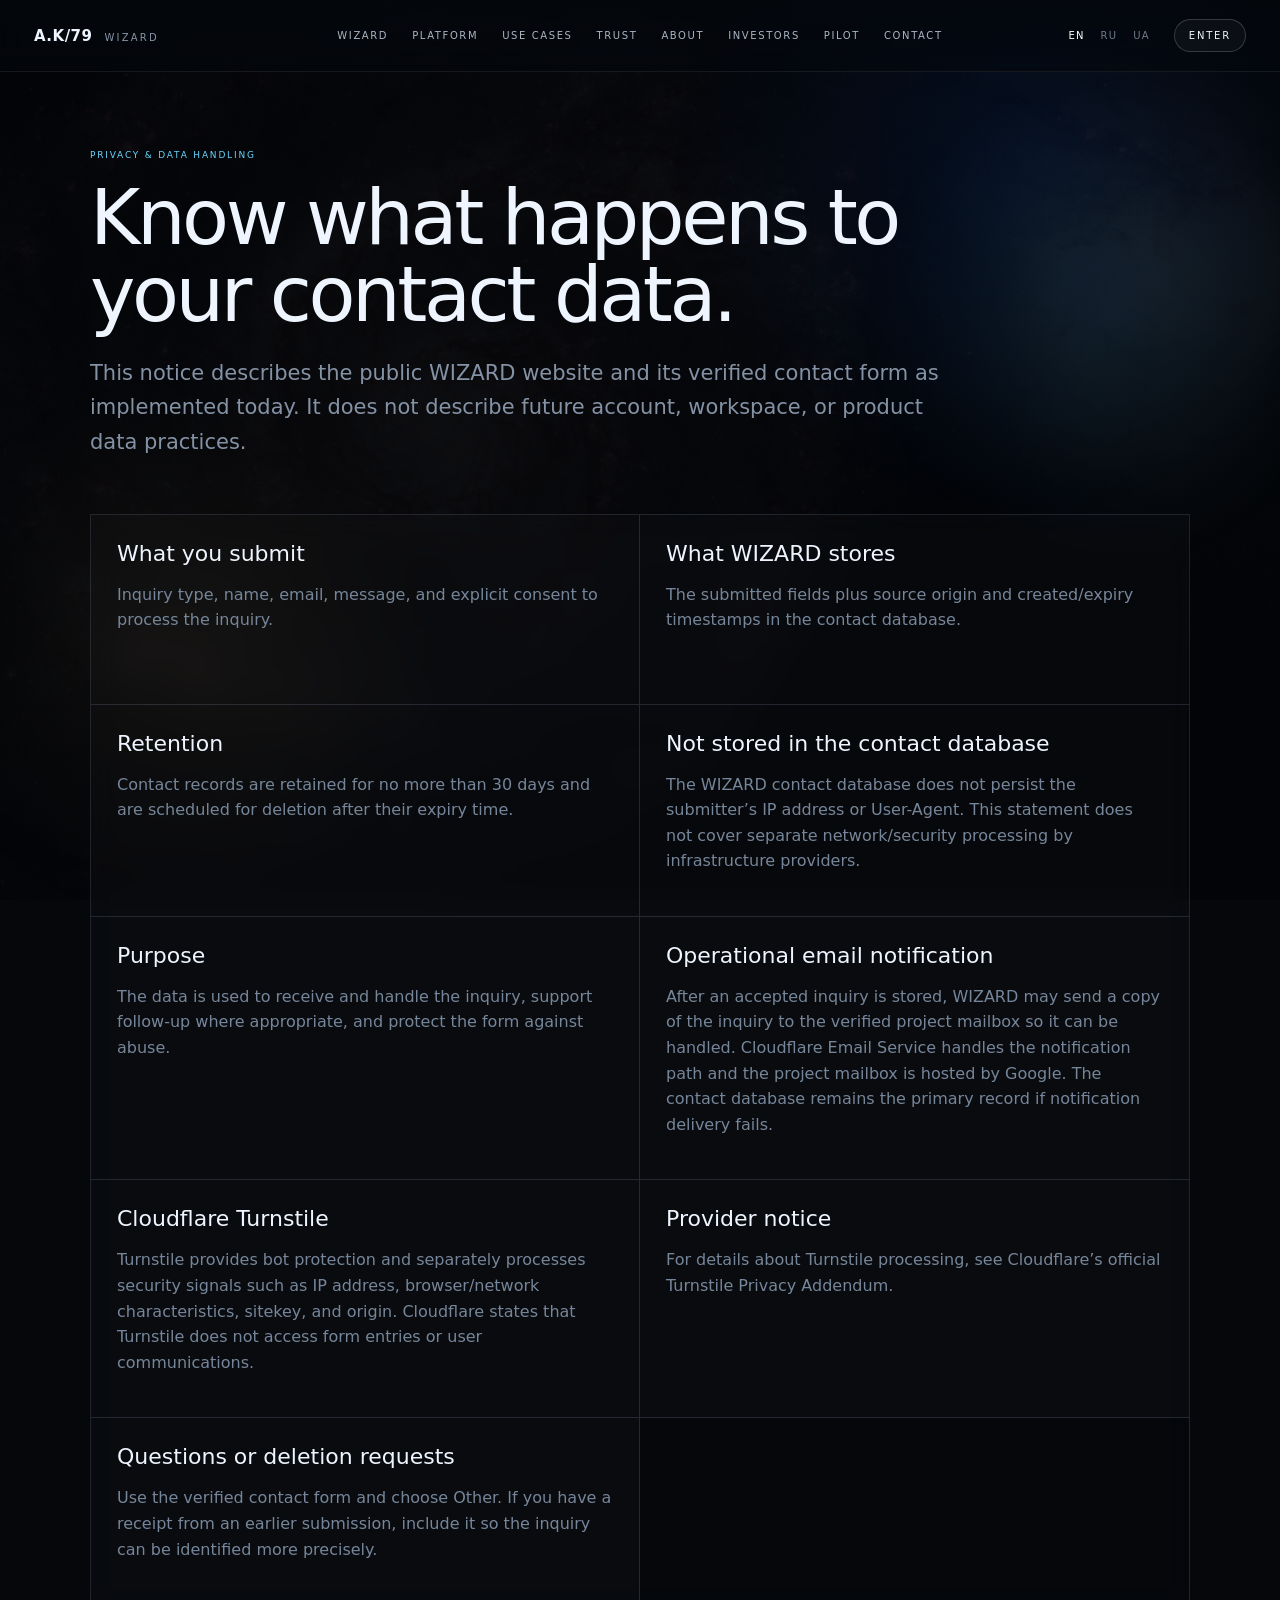
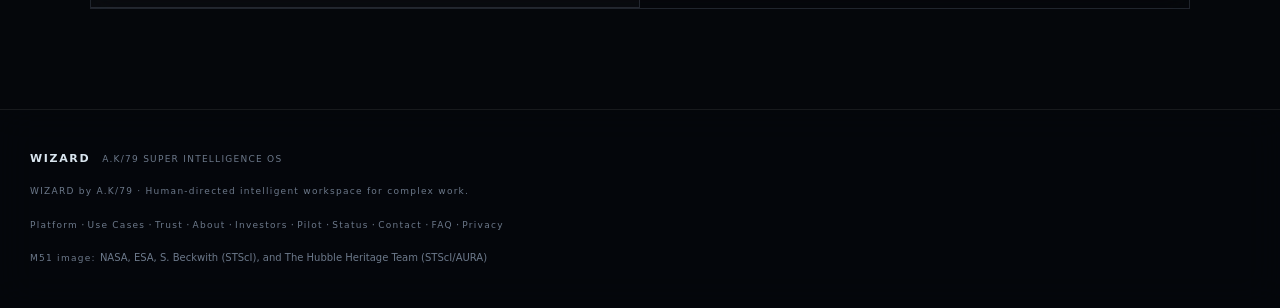
<file: privacy/index.html>
<!DOCTYPE html><html lang="en" data-lang="en" translate="no" class="notranslate"><head><meta charSet="utf-8"/><meta name="viewport" content="width=device-width, initial-scale=1"/><link rel="stylesheet" href="/_next/static/chunks/0iq5x818bfavy.css" data-precedence="next"/><link rel="preload" as="script" fetchPriority="low" href="/_next/static/chunks/340ea0fwys4z5.js"/><script src="/_next/static/chunks/0v6qd3hxprdd2.js" async=""></script><script src="/_next/static/chunks/05tem0visqf24.js" async=""></script><script src="/_next/static/chunks/turbopack-2tfle12b84p8l.js" async=""></script><script src="/_next/static/chunks/1m31syuy1i5ck.js" async="" crossorigin=""></script><title>Privacy &amp; Data Handling — A.K/79</title><meta name="description" content="How the public WIZARD website and verified contact form currently handle inquiry data and Cloudflare Turnstile."/><link rel="manifest" href="/manifest.webmanifest"/><meta name="robots" content="index, follow"/><meta name="google" content="notranslate"/><link rel="canonical" href="https://wizardak79.com/privacy/"/><meta property="og:title" content="WIZARD — A.K/79 SUPER INTELLIGENCE OS"/><meta property="og:description" content="From thought to possibility. From possibility to reality."/><meta property="og:url" content="https://wizardak79.com/"/><meta property="og:site_name" content="WIZARD"/><meta property="og:image" content="https://wizardak79.com/m51-deep.jpg"/><meta property="og:image:width" content="2560"/><meta property="og:image:height" content="1440"/><meta property="og:image:alt" content="WIZARD — A.K/79 SUPER INTELLIGENCE OS"/><meta property="og:type" content="website"/><meta name="twitter:card" content="summary_large_image"/><meta name="twitter:title" content="WIZARD — A.K/79 SUPER INTELLIGENCE OS"/><meta name="twitter:description" content="From thought to possibility. From possibility to reality."/><meta name="twitter:image" content="https://wizardak79.com/m51-deep.jpg"/><link rel="icon" href="/favicon.svg"/><script src="/_next/static/chunks/0cz1d0mv5g_q7.js" noModule=""></script></head><body><div hidden=""><!--$--><!--/$--></div><script type="application/ld+json">{"@context":"https://schema.org","@graph":[{"@type":"WebSite","@id":"https://wizardak79.com/#website","url":"https://wizardak79.com/","name":"WIZARD","description":"Human-directed intelligent workspace for complex work.","inLanguage":["en","ru","uk"]},{"@type":"SoftwareApplication","@id":"https://wizardak79.com/#product","name":"WIZARD","applicationCategory":"BusinessApplication","operatingSystem":"Web","url":"https://wizardak79.com/","description":"WIZARD connects research, decisions, creation and verification in a human-directed intelligent workspace.","creator":{"@type":"Organization","name":"A.K/79","url":"https://wizardak79.com/company/"}}]}</script><a class="skip-link" href="#main"><span class="localized-text"><span class="lang lang-en">Skip to content</span><span class="lang lang-ru">К содержанию</span><span class="lang lang-uk">До вмісту</span></span></a><header class="ak-header"><a class="ak-brand" href="/" aria-label="A.K/79 WIZARD home"><strong class="notranslate" translate="no" lang="en" data-ak79-brand="locked">A.K/79</strong><span class="notranslate" translate="no" lang="en" data-ak79-brand="locked">WIZARD</span></a><nav class="ak-nav" aria-label="Primary navigation">            <a href="/#wizard"><span class="notranslate" translate="no" lang="en" data-ak79-brand="locked">WIZARD</span></a><a href="/platform/"><span class="localized-text"><span class="lang lang-en">PLATFORM</span><span class="lang lang-ru">ПЛАТФОРМА</span><span class="lang lang-uk">ПЛАТФОРМА</span></span></a><a href="/use-cases/"><span class="localized-text"><span class="lang lang-en">USE CASES</span><span class="lang lang-ru">СЦЕНАРИИ</span><span class="lang lang-uk">СЦЕНАРІЇ</span></span></a><a href="/trust/"><span class="localized-text"><span class="lang lang-en">TRUST</span><span class="lang lang-ru">ДОВЕРИЕ</span><span class="lang lang-uk">ДОВІРА</span></span></a><a href="/company/"><span class="localized-text"><span class="lang lang-en">ABOUT</span><span class="lang lang-ru">О НАС</span><span class="lang lang-uk">ПРО НАС</span></span></a><a href="/investors/"><span class="localized-text"><span class="lang lang-en">INVESTORS</span><span class="lang lang-ru">ИНВЕСТОРАМ</span><span class="lang lang-uk">ІНВЕСТОРАМ</span></span></a><a href="/pilot/"><span class="localized-text"><span class="lang lang-en">PILOT</span><span class="lang lang-ru">ПИЛОТ</span><span class="lang lang-uk">ПІЛОТ</span></span></a><a href="/contact/"><span class="localized-text"><span class="lang lang-en">CONTACT</span><span class="lang lang-ru">КОНТАКТЫ</span><span class="lang lang-uk">КОНТАКТИ</span></span></a></nav><div class="ak-header-actions"><details class="ak-mobile-menu"><summary><span class="localized-text"><span class="lang lang-en">MENU</span><span class="lang lang-ru">МЕНЮ</span><span class="lang lang-uk">МЕНЮ</span></span></summary><nav class="ak-mobile-menu-panel" aria-label="Mobile navigation"><a href="/#wizard"><span class="notranslate" translate="no" lang="en" data-ak79-brand="locked">WIZARD</span></a><a href="/platform/"><span class="localized-text"><span class="lang lang-en">Platform</span><span class="lang lang-ru">Платформа</span><span class="lang lang-uk">Платформа</span></span></a><a href="/use-cases/"><span class="localized-text"><span class="lang lang-en">Use Cases</span><span class="lang lang-ru">Сценарии</span><span class="lang lang-uk">Сценарії</span></span></a><a href="/trust/"><span class="localized-text"><span class="lang lang-en">Trust</span><span class="lang lang-ru">Доверие</span><span class="lang lang-uk">Довіра</span></span></a><a href="/company/"><span class="localized-text"><span class="lang lang-en">About</span><span class="lang lang-ru">О нас</span><span class="lang lang-uk">Про нас</span></span></a><a href="/investors/"><span class="localized-text"><span class="lang lang-en">Investors</span><span class="lang lang-ru">Инвесторам</span><span class="lang lang-uk">Інвесторам</span></span></a><a href="/pilot/"><span class="localized-text"><span class="lang lang-en">Pilot</span><span class="lang lang-ru">Пилот</span><span class="lang lang-uk">Пілот</span></span></a><a href="/status/"><span class="localized-text"><span class="lang lang-en">Status</span><span class="lang lang-ru">Статус</span><span class="lang lang-uk">Статус</span></span></a><a href="/faq/"><span class="localized-text"><span class="lang lang-en">FAQ</span><span class="lang lang-ru">Вопросы</span><span class="lang lang-uk">Запитання</span></span></a><a href="/contact/"><span class="localized-text"><span class="lang lang-en">Contact</span><span class="lang lang-ru">Контакты</span><span class="lang lang-uk">Контакти</span></span></a><a href="/privacy/"><span class="localized-text"><span class="lang lang-en">Privacy</span><span class="lang lang-ru">Приватность</span><span class="lang lang-uk">Приватність</span></span></a></nav></details><div class="language-switcher" role="group" aria-label="Language"><button type="button" class="active" aria-pressed="true" aria-label="Language: EN">EN</button><button type="button" class="" aria-pressed="false" aria-label="Language: RU">RU</button><button type="button" class="" aria-pressed="false" aria-label="Language: UA">UA</button></div><a class="ak-enter" href="/#first-thought"><span class="localized-text"><span class="lang lang-en">ENTER</span><span class="lang lang-ru">ВОЙТИ</span><span class="lang lang-uk">УВІЙТИ</span></span></a></div></header><main id="main"><section class="section shell subpage"><div class="subpage-glow" aria-hidden="true"></div><div class="section-head wide-head"><div class="kicker"><span class="localized-text"><span class="lang lang-en">Privacy &amp; Data Handling</span><span class="lang lang-ru">Приватность и данные</span><span class="lang lang-uk">Приватність і дані</span></span></div><h1><span class="localized-text"><span class="lang lang-en">Know what happens to your contact data.</span><span class="lang lang-ru">Знайте, что происходит с вашими контактными данными.</span><span class="lang lang-uk">Знайте, що відбувається з вашими контактними даними.</span></span></h1><p class="localized-text lead"><span class="lang lang-en">This notice describes the public WIZARD website and its verified contact form as implemented today. It does not describe future account, workspace, or product data practices.</span><span class="lang lang-ru">Это уведомление описывает публичный сайт WIZARD и его проверенную контактную форму в текущей реализации. Оно не описывает будущие правила для аккаунтов, рабочих пространств или данных продукта.</span><span class="lang lang-uk">Це повідомлення описує публічний сайт WIZARD та його перевірену контактну форму в поточній реалізації. Воно не описує майбутні правила для акаунтів, робочих просторів або даних продукту.</span></p></div><div class="panel-grid"><article class="panel interactive-card"><strong><span class="localized-text"><span class="lang lang-en">What you submit</span><span class="lang lang-ru">Что вы отправляете</span><span class="lang lang-uk">Що ви надсилаєте</span></span></strong><p class="localized-text"><span class="lang lang-en">Inquiry type, name, email, message, and explicit consent to process the inquiry.</span><span class="lang lang-ru">Тип обращения, имя, email, сообщение и явное согласие на обработку обращения.</span><span class="lang lang-uk">Тип звернення, ім’я, email, повідомлення та явна згода на опрацювання звернення.</span></p></article><article class="panel interactive-card"><strong><span class="localized-text"><span class="lang lang-en">What WIZARD stores</span><span class="lang lang-ru">Что хранит WIZARD</span><span class="lang lang-uk">Що зберігає WIZARD</span></span></strong><p class="localized-text"><span class="lang lang-en">The submitted fields plus source origin and created/expiry timestamps in the contact database.</span><span class="lang lang-ru">Отправленные поля, а также источник обращения и время создания/истечения записи в контактной базе.</span><span class="lang lang-uk">Надіслані поля, а також джерело звернення і час створення/закінчення запису в контактній базі.</span></p></article><article class="panel interactive-card"><strong><span class="localized-text"><span class="lang lang-en">Retention</span><span class="lang lang-ru">Срок хранения</span><span class="lang lang-uk">Строк зберігання</span></span></strong><p class="localized-text"><span class="lang lang-en">Contact records are retained for no more than 30 days and are scheduled for deletion after their expiry time.</span><span class="lang lang-ru">Контактные записи хранятся не более 30 дней и планово удаляются после наступления срока истечения.</span><span class="lang lang-uk">Контактні записи зберігаються не більше 30 днів і планово видаляються після настання строку завершення.</span></p></article><article class="panel interactive-card"><strong><span class="localized-text"><span class="lang lang-en">Not stored in the contact database</span><span class="lang lang-ru">Не хранится в контактной базе</span><span class="lang lang-uk">Не зберігається в контактній базі</span></span></strong><p class="localized-text"><span class="lang lang-en">The WIZARD contact database does not persist the submitter’s IP address or User-Agent. This statement does not cover separate network/security processing by infrastructure providers.</span><span class="lang lang-ru">Контактная база WIZARD не сохраняет IP-адрес отправителя или User-Agent. Это утверждение не относится к отдельной сетевой и защитной обработке со стороны инфраструктурных провайдеров.</span><span class="lang lang-uk">Контактна база WIZARD не зберігає IP-адресу відправника або User-Agent. Це твердження не стосується окремої мережевої та захисної обробки з боку інфраструктурних провайдерів.</span></p></article><article class="panel interactive-card"><strong><span class="localized-text"><span class="lang lang-en">Purpose</span><span class="lang lang-ru">Цель</span><span class="lang lang-uk">Мета</span></span></strong><p class="localized-text"><span class="lang lang-en">The data is used to receive and handle the inquiry, support follow-up where appropriate, and protect the form against abuse.</span><span class="lang lang-ru">Данные используются для получения и обработки обращения, необходимого последующего контакта и защиты формы от злоупотреблений.</span><span class="lang lang-uk">Дані використовуються для отримання та опрацювання звернення, необхідного подальшого контакту та захисту форми від зловживань.</span></p></article><article class="panel interactive-card"><strong><span class="localized-text"><span class="lang lang-en">Operational email notification</span><span class="lang lang-ru">Операционное email-уведомление</span><span class="lang lang-uk">Операційне email-сповіщення</span></span></strong><p class="localized-text"><span class="lang lang-en">After an accepted inquiry is stored, WIZARD may send a copy of the inquiry to the verified project mailbox so it can be handled. Cloudflare Email Service handles the notification path and the project mailbox is hosted by Google. The contact database remains the primary record if notification delivery fails.</span><span class="lang lang-ru">После сохранения принятого обращения WIZARD может отправить его копию в проверенный проектный почтовый ящик для обработки. Канал уведомления обслуживает Cloudflare Email Service, а проектный ящик размещён у Google. Если доставка уведомления не сработает, основной записью остаётся контактная база.</span><span class="lang lang-uk">Після збереження прийнятого звернення WIZARD може надіслати його копію до перевіреної проєктної поштової скриньки для опрацювання. Канал сповіщення обслуговує Cloudflare Email Service, а проєктна скринька розміщена у Google. Якщо доставка сповіщення не спрацює, основним записом залишається контактна база.</span></p></article><article class="panel interactive-card"><strong><span class="localized-text"><span class="lang lang-en">Cloudflare Turnstile</span><span class="lang lang-ru">Cloudflare Turnstile</span><span class="lang lang-uk">Cloudflare Turnstile</span></span></strong><p class="localized-text"><span class="lang lang-en">Turnstile provides bot protection and separately processes security signals such as IP address, browser/network characteristics, sitekey, and origin. Cloudflare states that Turnstile does not access form entries or user communications.</span><span class="lang lang-ru">Turnstile защищает форму от ботов и отдельно обрабатывает защитные сигналы, включая IP-адрес, характеристики браузера/сети, sitekey и origin. Cloudflare указывает, что Turnstile не получает содержимое формы или пользовательских сообщений.</span><span class="lang lang-uk">Turnstile захищає форму від ботів і окремо обробляє захисні сигнали, включно з IP-адресою, характеристиками браузера/мережі, sitekey та origin. Cloudflare зазначає, що Turnstile не отримує вміст форми або користувацьких повідомлень.</span></p></article><article class="panel interactive-card"><strong><span class="localized-text"><span class="lang lang-en">Provider notice</span><span class="lang lang-ru">Политика провайдера</span><span class="lang lang-uk">Політика провайдера</span></span></strong><p><span class="localized-text"><span class="lang lang-en">For details about Turnstile processing, see Cloudflare’s official </span><span class="lang lang-ru">Подробнее об обработке Turnstile — в официальном </span><span class="lang lang-uk">Докладніше про обробку Turnstile — в офіційному </span></span><a href="https://www.cloudflare.com/turnstile-privacy-policy/" target="_blank" rel="noreferrer">Turnstile Privacy Addendum</a>.</p></article><article class="panel interactive-card"><strong><span class="localized-text"><span class="lang lang-en">Questions or deletion requests</span><span class="lang lang-ru">Вопросы или запрос на удаление</span><span class="lang lang-uk">Питання або запит на видалення</span></span></strong><p class="localized-text"><span class="lang lang-en">Use the verified contact form and choose Other. If you have a receipt from an earlier submission, include it so the inquiry can be identified more precisely.</span><span class="lang lang-ru">Используйте проверенную контактную форму и выберите «Другое». Если у вас есть квитанция предыдущего обращения, укажите её для более точной идентификации записи.</span><span class="lang lang-uk">Скористайтеся перевіреною контактною формою та виберіть «Інше». Якщо у вас є квитанція попереднього звернення, вкажіть її для точнішої ідентифікації запису.</span></p></article></div></section><!--$--><!--/$--></main><footer class="ak-footer"><div><strong class="notranslate" translate="no" lang="en" data-ak79-brand="locked">WIZARD</strong><span class="notranslate" translate="no" lang="en" data-ak79-brand="locked">A.K/79 SUPER INTELLIGENCE OS</span></div><p><span class="localized-text"><span class="lang lang-en">WIZARD by A.K/79 · Human-directed intelligent workspace for complex work.</span><span class="lang lang-ru">WIZARD by A.K/79 · Интеллектуальная рабочая среда для сложных задач под управлением человека.</span><span class="lang lang-uk">WIZARD by A.K/79 · Інтелектуальне робоче середовище для складних завдань під керуванням людини.</span></span></p><p><a href="/platform/"><span class="localized-text"><span class="lang lang-en">Platform</span><span class="lang lang-ru">Платформа</span><span class="lang lang-uk">Платформа</span></span></a> · <a href="/use-cases/"><span class="localized-text"><span class="lang lang-en">Use Cases</span><span class="lang lang-ru">Сценарии</span><span class="lang lang-uk">Сценарії</span></span></a> · <a href="/trust/"><span class="localized-text"><span class="lang lang-en">Trust</span><span class="lang lang-ru">Доверие</span><span class="lang lang-uk">Довіра</span></span></a> · <a href="/company/"><span class="localized-text"><span class="lang lang-en">About</span><span class="lang lang-ru">О нас</span><span class="lang lang-uk">Про нас</span></span></a> · <a href="/investors/"><span class="localized-text"><span class="lang lang-en">Investors</span><span class="lang lang-ru">Инвесторам</span><span class="lang lang-uk">Інвесторам</span></span></a> · <a href="/pilot/"><span class="localized-text"><span class="lang lang-en">Pilot</span><span class="lang lang-ru">Пилот</span><span class="lang lang-uk">Пілот</span></span></a> · <a href="/status/"><span class="localized-text"><span class="lang lang-en">Status</span><span class="lang lang-ru">Статус</span><span class="lang lang-uk">Статус</span></span></a> · <a href="/contact/"><span class="localized-text"><span class="lang lang-en">Contact</span><span class="lang lang-ru">Контакты</span><span class="lang lang-uk">Контакти</span></span></a> · <a href="/faq/"><span class="localized-text"><span class="lang lang-en">FAQ</span><span class="lang lang-ru">Вопросы</span><span class="lang lang-uk">Запитання</span></span></a> · <a href="/privacy/"><span class="localized-text"><span class="lang lang-en">Privacy</span><span class="lang lang-ru">Приватность</span><span class="lang lang-uk">Приватність</span></span></a></p><small><span class="localized-text"><span class="lang lang-en">M51 image: </span><span class="lang lang-ru">Изображение M51: </span><span class="lang lang-uk">Зображення M51: </span></span><a href="https://esahubble.org/images/heic0506a/" target="_blank" rel="noreferrer">NASA, ESA, S. Beckwith (STScI), and The Hubble Heritage Team (STScI/AURA)</a></small></footer><script src="/_next/static/chunks/340ea0fwys4z5.js" id="_R_" async=""></script><script>(self.__next_f=self.__next_f||[]).push([0])</script><script>self.__next_f.push([1,"1:\"$Sreact.fragment\"\nc:I[68027,[\"/_next/static/chunks/1m31syuy1i5ck.js\"],\"default\",1]\n:HL[\"/_next/static/chunks/0iq5x818bfavy.css\",\"style\"]\na:X\n0:{\"P\":null,\"c\":[\"\",\"privacy\",\"\"],\"q\":\"\",\"i\":false,\"f\":[[[\"\",{\"children\":[\"privacy\",{\"children\":[\"__PAGE__\",{},\"$undefined\",\"$undefined\",4608]},\"$undefined\",\"$undefined\",4608]},\"$undefined\",\"$undefined\",4624],[[\"$\",\"$1\",\"c\",{\"children\":[[[\"$\",\"link\",\"0\",{\"rel\":\"stylesheet\",\"href\":\"/_next/static/chunks/0iq5x818bfavy.css\",\"precedence\":\"next\",\"crossOrigin\":\"$undefined\",\"nonce\":\"$undefined\"}],[\"$\",\"script\",\"script-0\",{\"src\":\"/_next/static/chunks/1m31syuy1i5ck.js\",\"async\":true,\"nonce\":\"$undefined\"}]],[\"$\",\"html\",null,{\"lang\":\"en\",\"data-lang\":\"en\",\"translate\":\"no\",\"className\":\"notranslate\",\"suppressHydrationWarning\":true,\"children\":[\"$\",\"body\",null,{\"children\":[[\"$\",\"script\",null,{\"type\":\"application/ld+json\",\"dangerouslySetInnerHTML\":{\"__html\":\"{\\\"@context\\\":\\\"https://schema.org\\\",\\\"@graph\\\":[{\\\"@type\\\":\\\"WebSite\\\",\\\"@id\\\":\\\"https://wizardak79.com/#website\\\",\\\"url\\\":\\\"https://wizardak79.com/\\\",\\\"name\\\":\\\"WIZARD\\\",\\\"description\\\":\\\"Human-directed intelligent workspace for complex work.\\\",\\\"inLanguage\\\":[\\\"en\\\",\\\"ru\\\",\\\"uk\\\"]},{\\\"@type\\\":\\\"SoftwareApplication\\\",\\\"@id\\\":\\\"https://wizardak79.com/#product\\\",\\\"name\\\":\\\"WIZARD\\\",\\\"applicationCategory\\\":\\\"BusinessApplication\\\",\\\"operatingSystem\\\":\\\"Web\\\",\\\"url\\\":\\\"https://wizardak79.com/\\\",\\\"description\\\":\\\"WIZARD connects research, decisions, creation and verification in a human-directed intelligent workspace.\\\",\\\"creator\\\":{\\\"@type\\\":\\\"Organization\\\",\\\"name\\\":\\\"A.K/79\\\",\\\"url\\\":\\\"https://wizardak79.com/company/\\\"}}]}\"}}],[\"$\",\"a\",null,{\"className\":\"skip-link\",\"href\":\"#main\",\"children\":[\"$\",\"span\",null,{\"className\":\"localized-text\",\"children\":[[\"$\",\"span\",null,{\"className\":\"lang lang-en\",\"children\":\"Skip to content\"}],[\"$\",\"span\",null,{\"className\":\"lang lang-ru\",\"children\":\"К содержанию\"}],[\"$\",\"span\",null,{\"className\":\"lang lang-uk\",\"children\":\"До вмісту\"}]]}]}],[\"$\",\"header\",null,{\"className\":\"ak-header\",\"children\":[[\"$\",\"a\",null,{\"className\":\"ak-brand\",\"href\":\"/\",\"aria-label\":\"A.K/79 WIZARD home\",\"children\":[[\"$\",\"strong\",null,{\"className\":\"notranslate\",\"translate\":\"no\",\"lang\":\"en\",\"data-ak79-brand\":\"locked\",\"children\":\"A.K/79\"}],[\"$\",\"span\",null,{\"className\":\"notranslate\",\"translate\":\"no\",\"lang\":\"en\",\"data-ak79-brand\":\"locked\",\"children\":\"WIZARD\"}]]}],[\"$\",\"nav\",null,{\"className\":\"ak-nav\",\"aria-label\":\"Primary navigation\",\"children\":[\"            \",[\"$\",\"a\",null,{\"href\":\"/#wizard\",\"children\":[\"$\",\"span\",null,{\"className\":\"notranslate\",\"translate\":\"no\",\"lang\":\"en\",\"data-ak79-brand\":\"locked\",\"children\":\"WIZARD\"}]}],[\"$\",\"a\",null,{\"href\":\"/platform/\",\"children\":[\"$\",\"span\",null,{\"className\":\"localized-text\",\"children\":[[\"$\",\"span\",null,{\"className\":\"lang lang-en\",\"children\":\"PLATFORM\"}],[\"$\",\"span\",null,{\"className\":\"lang lang-ru\",\"children\":\"ПЛАТФОРМА\"}],[\"$\",\"span\",null,{\"className\":\"lang lang-uk\",\"children\":\"ПЛАТФОРМА\"}]]}]}],[\"$\",\"a\",null,{\"href\":\"/use-cases/\",\"children\":[\"$\",\"span\",null,{\"className\":\"localized-text\",\"children\":[[\"$\",\"span\",null,{\"className\":\"lang lang-en\",\"children\":\"USE CASES\"}],[\"$\",\"span\",null,{\"className\":\"lang lang-ru\",\"children\":\"СЦЕНАРИИ\"}],[\"$\",\"span\",null,{\"className\":\"lang lang-uk\",\"children\":\"СЦЕНАРІЇ\"}]]}]}],[\"$\",\"a\",null,{\"href\":\"/trust/\",\"children\":[\"$\",\"span\",null,{\"className\":\"localized-text\",\"children\":[[\"$\",\"span\",null,{\"className\":\"lang lang-en\",\"children\":\"TRUST\"}],[\"$\",\"span\",null,{\"className\":\"lang lang-ru\",\"children\":\"ДОВЕРИЕ\"}],[\"$\",\"span\",null,{\"className\":\"lang lang-uk\",\"children\":\"ДОВІРА\"}]]}]}],[\"$\",\"a\",null,{\"href\":\"/company/\",\"children\":[\"$\",\"span\",null,{\"className\":\"localized-text\",\"children\":[[\"$\",\"span\",null,{\"className\":\"lang lang-en\",\"children\":\"ABOUT\"}],[\"$\",\"span\",null,{\"className\":\"lang lang-ru\",\"children\":\"О НАС\"}],[\"$\",\"span\",null,{\"className\":\"lang lang-uk\",\"children\":\"ПРО НАС\"}]]}]}],[\"$\",\"a\",null,{\"href\":\"/investors/\",\"children\":[\"$\",\"span\",null,{\"className\":\"localized-text\",\"children\":[[\"$\",\"span\",null,{\"className\":\"lang lang-en\",\"children\":\"INVESTORS\"}],[\"$\",\"span\",null,{\"className\":\"lang lang-ru\",\"children\":\"ИНВЕСТОРАМ\"}],[\"$\",\"span\",null,{\"className\":\"lang lang-uk\",\"children\":\"ІНВЕСТОРАМ\"}]]}]}],[\"$\",\"a\",null,{\"href\":\"/pilot/\",\"children\":[\"$\",\"span\",null,{\"className\":\"localized-text\",\"children\":[[\"$\",\"span\",null,{\"className\":\"lang lang-en\",\"children\":\"PILOT\"}],[\"$\",\"span\",null,{\"className\":\"lang lang-ru\",\"children\":\"ПИЛОТ\"}],[\"$\",\"span\",null,{\"className\":\"lang lang-uk\",\"children\":\"ПІЛОТ\"}]]}]}],[\"$\",\"a\",null,{\"href\":\"/contact/\",\"children\":[\"$\",\"span\",null,{\"className\":\"localized-text\",\"children\":[[\"$\",\"span\",null,{\"className\":\"lang lang-en\",\"children\":\"CONTACT\"}],[\"$\",\"span\",null,{\"className\":\"lang lang-ru\",\"children\":\"КОНТАКТЫ\"}],[\"$\",\"span\",null,{\"className\":\"lang lang-uk\",\"children\":\"КОНТАКТИ\"}]]}]}]]}],[\"$\",\"div\",null,{\"className\":\"ak-header-actions\",\"children\":[[\"$\",\"details\",null,{\"className\":\"ak-mobile-menu\",\"children\":[\"$L2\",\"$L3\"]}],\"$L4\",\"$L5\"]}]]}],\"$L6\",\"$L7\"]}]}]]}],{\"children\":[\"$L8\",{\"children\":[\"$L9\",{},null,false,null]},null,false,\"$a\"]},null,false,null],\"$Lb\",false]],\"m\":\"$undefined\",\"G\":[\"$c\",[\"$Ld\"]],\"S\":true,\"h\":null,\"r\":\"$undefined\",\"s\":\"$undefined\",\"a\":\"$undefined\",\"l\":\"$undefined\",\"p\":\"$undefined\",\"d\":\"$undefined\",\"b\":\"hIfOSZiTNnZ9_TGrLv6p2\"}\ne:I[7783,[\"/_next/static/chunks/1m31syuy1i5ck.js\"],\"default\"]\nf:I[39756,[\"/_next/static/chunks/1m31syuy1i5ck.js\"],\"default\"]\n10:I[37457,[\"/_next/static/chunks/1m31syuy1i5ck.js\"],\"default\"]\n1a:I[97367,[\"/_next/static/chunks/1m31syuy1i5ck.js\"],\"ViewportBoundary\"]\n1c:I[97367,[\"/_next/static/chunks/1m31syuy1i5ck.js\"],\"MetadataBoundary\"]\n1d:\"$Sreact.suspense\"\n2:[\"$\",\"summary\",null,{\"children\":[\"$\",\"span\",null,{\"className\":\"localized-text\",\"children\":[[\"$\",\"span\",null,{\"className\":\"lang lang-en\",\"children\":\"MENU\"}],[\"$\",\"span\",null,{\"className\":\"lang lang-ru\",\"children\":\"МЕНЮ\"}],[\"$\",\"span\",null,{\"className\":\"lang lang-uk\",\"children\":\"МЕНЮ\"}]]}]}]\n3:[\"$\",\"nav\",null,{\"className\":\"ak-mobile-menu-panel\",\"aria-label\":\"Mobile navigation\",\"children\":[[\"$\",\"a\",null,{\"href\":\"/#wizard\",\"children\":[\"$\",\"span\",null,{\"className\":\"notranslate\",\"translate\":\"no\",\"lang\":\"en\",\"data-ak79-brand\":\"locked\",\"children\":\"WIZARD\"}]}],[\"$\",\"a\",null,{\"href\":\"/platform/\",\"children\":[\"$\",\"span\",null,{\"className\":\"localized-text\",\"children\":[[\"$\",\"span\",null,{\"className\":\"lang lang-en\",\"children\":\"Platform\"}],[\"$\",\"span\",null,{\"className\":\"lang lang-ru\",\"children\":\"Платформа\"}],[\"$\",\"span\",null,{\"className\":\"lang lang-uk\",\"children\":\"Платформа\"}]]}]}],[\"$\",\"a\",null,{\"href\":\"/use-cases/\",\"children\":[\"$\",\"span\",null,{\"className\":\"localized-text\",\"children\":[[\"$\",\"span\",null,{\"className\":\"lang lang-en\",\"children\":\"Use Cases\"}],[\"$\",\"span\",null,{\"className\":\"lang lang-ru\",\"children\":\"Сценарии\"}],[\"$\",\"span\",null,{\"className\":\"lang lang-uk\",\"children\":\"Сценарії\"}]]}]}],[\"$\",\"a\",null,{\"href\":\"/trust/\",\"children\":[\"$\",\"span\",null,{\"className\":\"localized-text\",\"children\":[[\"$\",\"span\",null,{\"className\":\"lang lang-en\",\"children\":\"Trust\"}],[\"$\",\"span\",null,{\"className\":\"lang lang-ru\",\"children\":\"Доверие\"}],[\"$\",\"span\",null,{\"className\":\"lang lang-uk\",\"children\":\"Довіра\"}]]}]}],[\"$\",\"a\",null,{\"href\":\"/company/\",\"children\":[\"$\",\"span\",null,{\"className\":\"localized-text\",\"children\":[[\"$\",\"span\",null,{\"className\":\"lang lang-en\",\"children\":\"About\"}],[\"$\",\"span\",null,{\"className\":\"lang lang-ru\",\"children\":\"О нас\"}],[\"$\",\"span\",null,{\"className\":\"lang lang-uk\",\"children\":\"Про нас\"}]]}]}],[\"$\",\"a\",null,{\"href\":\"/investors/\",\"children\":[\"$\",\"span\",null,{\"className\":\"localized-text\",\"children\":[[\"$\",\"span\",null,{\"className\":\"lang lang-en\",\"children\":\"Investors\"}],[\"$\",\"span\",null,{\"className\":\"lang lang-ru\",\"children\":\"Инвесторам\"}],[\"$\",\"span\",null,{\"className\":\"lang lang-uk\",\"children\":\"Інвесторам\"}]]}]}],[\"$\",\"a\",null,{\"href\":\"/pilot/\",\"children\":[\"$\",\"span\",null,{\"className\":\"localized-text\",\"children\":[[\"$\",\"span\",null,{\"className\":\"lang lang-en\",\"children\":\"Pilot\"}],[\"$\",\"span\",null,{\"className\":\"lang lang-ru\",\"children\":\"Пилот\"}],[\"$\",\"span\",null,{\"className\":\"lang lang-uk\",\"children\":\"Пілот\"}]]}]}],[\"$\",\"a\",null,{\"href\":\"/status/\",\"children\":[\"$\",\"span\",null,{\"className\":\"localized-text\",\"children\":[[\"$\",\"span\",null,{\"className\":\"lang lang-en\",\"children\":\"Status\"}],[\"$\",\"span\",null,{\"className\":\"lang lang-ru\",\"children\":\"Статус\"}],[\"$\",\"span\",null,{\"className\":\"lang lang-uk\",\"children\":\"Статус\"}]]}]}],[\"$\",\"a\",null,{\"href\":\"/faq/\",\"children\":[\"$\",\"span\",null,{\"className\":\"localized-text\",\"children\":[[\"$\",\"span\",null,{\"className\":\"lang lang-en\",\"children\":\"FAQ\"}],[\"$\",\"span\",null,{\"className\":\"lang lang-ru\",\"children\":\"Вопросы\"}],[\"$\",\"span\",null,{\"className\":\"lang lang-uk\",\"children\":\"Запитання\"}]]}]}],[\"$\",\"a\",null,{\"href\":\"/contact/\",\"children\":[\"$\",\"span\",null,{\"className\":\"localized-text\",\"children\":[[\"$\",\"span\",null,{\"className\":\"lang lang-en\",\"children\":\"Contact\"}],[\"$\",\"span\",null,{\"className\":\"lang lang-ru\",\"children\":\"Контакты\"}],[\"$\",\"span\",null,{\"className\":\"lang lang-uk\",\"children\":\"Контакти\"}]]}]}],[\"$\",\"a\",null,{\"href\":\"/privacy/\",\"children\":[\"$\",\"span\",null,{\"className\":\"localized-text\",\"children\":[[\"$\",\"span\",null,{\"className\":\"lang lang-en\",\"children\":\"Privacy\"}],[\"$\",\"span\",null,{\"className\":\"lang lang-ru\",\"children\":\"Приватность\"}],[\"$\",\"span\",null,{\"className\":\"lang lang-uk\",\"children\":\"Приватність\"}]]}]}]]}]\n4:[\"$\",\"$Le\",null,{}]\n5:[\"$\",\"a\",null,{\"className\":\"ak-enter\",\"href\":\"/#first-thought\",\"children\":[\"$\",\"span\",null,{\"className\":\"localized-text\",\"children\":[[\"$\",\"span\",null,{\"className\":\"lang lang-en\",\"children\":\"ENTER\"}],[\"$\",\"span\",null,{\"className\":\"lang lang-ru\",\"children\":\"ВОЙТИ\"}],[\"$\",\"span\",null,{\"className\":\"lang lang-uk\",\"children\":\"УВІЙТИ\"}]]}]}]\n6:[\"$\",\"main\",null,{\"id\":\"main\",\"children\":[\"$\",\"$Lf\",null,{\"parallelRouterKey\":\"children\",\"error\":\"$undefined\",\"errorStyles\":\"$undefined\",\"errorScripts\":\"$undefined\",\"template\":[\"$\",\"$L10\",null,{}],\"templateStyles\":\"$undefined\",\"templateScripts\":\"$undefined\",\"notFound\":[[\"$\",\"section\",null,{\"className\":\"section shell subpage not-found-page\",\"children\":[[\"$\",\"div\",null,{\"className\":\"subpage-glow\",\"aria-hidden\":\"true\"}],[\"$\",\"div\",null,{\"className\":\"section-head wide-head\",\"children\":[[\"$\",\"div\",null,{\"className\":\"kicker\",\"children\":\"404\"}],[\"$\",\"h1\",null,{\"children\":[\"$\",\"span\",null,{\"className\":\"localized-text\",\"children\":[[\"$\",\"span\",null,{\"className\":\"lang lang-en\",\"children\":\"This path does not exist.\"}],[\"$\",\"span\",null,{\"className\":\"lang lang-ru\",\"children\":\"Такой страницы нет.\"}],[\"$\",\"span\",null,{\"className\":\"lang lang-uk\",\"children\":\"Такої сторінки немає.\"}]]}]}],[\"$\",\"p\",null,{\"className\":\"localized-text lead\",\"children\":[[\"$\",\"span\",null,{\"className\":\"lang lang-en\",\"children\":\"The link may be old, incomplete, or moved. The public WIZARD site is still here.\"}],[\"$\",\"span\",null,{\"className\":\"lang lang-ru\",\"children\":\"Ссылка могла устареть, быть неполной или страница могла переехать. Публичный сайт WIZARD по-прежнему здесь.\"}],[\"$\",\"span\",null,{\"className\":\"lang lang-uk\",\"children\":\"Посилання могло застаріти, бути неповним або сторінка могла переїхати. Публічний сайт WIZARD усе ще тут.\"}]]}]]}],[\"$\",\"div\",null,{\"className\":\"ak-public-story-links\",\"children\":[[\"$\",\"a\",null,{\"href\":\"/\",\"children\":[\"$\",\"span\",null,{\"className\":\"localized-text\",\"children\":[[\"$\",\"span\",null,{\"className\":\"lang lang-en\",\"children\":\"HOME\"}],[\"$\",\"span\",null,{\"className\":\"lang lang-ru\",\"children\":\"ГЛАВНАЯ\"}],[\"$\",\"span\",null,{\"className\":\"lang lang-uk\",\"children\":\"ГОЛОВНА\"}]]}]}],[\"$\",\"a\",null,{\"href\":\"/pilot/\",\"children\":[\"$\",\"span\",null,{\"className\":\"localized-text\",\"children\":[[\"$\",\"span\",null,{\"className\":\"lang lang-en\",\"children\":\"PILOT\"}],[\"$\",\"span\",null,{\"className\":\"lang lang-ru\",\"children\":\"ПИЛОТ\"}],[\"$\",\"span\",null,{\"className\":\"lang lang-uk\",\"children\":\"ПІЛОТ\"}]]}]}],[\"$\",\"a\",null,{\"href\":\"/contact/\",\"children\":[\"$\",\"span\",null,{\"className\":\"localized-text\",\"children\":[[\"$\",\"span\",null,{\"className\":\"lang lang-en\",\"children\":\"CONTACT\"}],[\"$\",\"span\",null,{\"className\":\"lang lang-ru\",\"children\":\"КОНТАКТЫ\"}],[\"$\",\"span\",null,{\"className\":\"lang lang-uk\",\"children\":\"КОНТАКТИ\"}]]}]}]]}]]}],[]],\"forbidden\":\"$undefined\",\"unauthorized\":\"$undefined\"}]}]\n7:[\"$\",\"footer\",null,{\"className\":\"ak-footer\",\"children\":[[\"$\",\"div\",null,{\"children\":[[\"$\",\"strong\",null,{\"className\":\"notranslate\",\"translate\":\"no\",\"lang\":\"en\",\"data-ak79-brand\":\"locked\",\"children\":\"WIZARD\"}],[\"$\",\"span\",null,{\"className\":\"notranslate\",\"translate\":\"no\",\"lang\":\"en\",\"data-ak79-brand\":\"locked\",\"children\":\"A.K/79 SUPER INTELLIGENCE OS\"}]]}],[\"$\",\"p\",null,{\"children\":[\"$\",\"span\",null,{\"className\":\"localized-text\",\"children\":[[\"$\",\"span\",null,{\"className\":\"lang lang-en\",\"children\":\"WIZARD by A.K/79 · Human-directed intelligent workspace for complex work.\"}],[\"$\",\"span\",null,{\"className\":\"lang lang-ru\",\"children\":\"WIZARD by A.K/79 · Интеллектуальная рабочая среда для сложных задач под управлением человека.\"}],[\"$\",\"span\",null,{\"className\":\"lang lang-uk\",\"children\":\"WIZARD by A.K/79 · Інтелектуальне робоче середовище для складних завдань під керуванням людини.\"}]]}]}],[\"$\",\"p\",null,{\"children\":[[\"$\",\"a\",null,{\"href\":\"/platform/\",\"children\":[\"$\",\"span\",null,{\"className\":\"localized-text\",\"children\":[[\"$\",\"span\",null,{\"className\":\"lang lang-en\",\"children\":\"Platform\"}],[\"$\",\"span\",null,{\"className\":\"lang lang-ru\",\"children\":\"Платформа\"}],[\"$\",\"span\",null,{\"className\":\"lang lang-uk\",\"children\":\"Платформа\"}]]}]}],\" · \",[\"$\",\"a\",null,{\"href\":\"/use-cases/\",\"children\":[\"$\",\"span\",null,{\"className\":\"localized-text\",\"children\":[[\"$\",\"span\",null,{\"className\":\"lang lang-en\",\"children\":\"Use Cases\"}],[\"$\",\"span\",null,{\"className\":\"lang lang-ru\",\"children\":\"Сценарии\"}],[\"$\",\"span\",null,{\"className\":\"lang lang-uk\",\"children\":\"Сценарії\"}]]}]}],\" · \",[\"$\",\"a\",null,{\"href\":\"/trust/\",\"children\":[\"$\",\"span\",null,{\"className\":\"localized-text\",\"children\":[[\"$\",\"span\",null,{\"className\":\"lang lang-en\",\"children\":\"Trust\"}],[\"$\",\"span\",null,{\"className\":\"lang lang-ru\",\"children\":\"Доверие\"}],[\"$\",\"span\",null,{\"className\":\"lang lang-uk\",\"children\":\"Довіра\"}]]}]}],\" · \",[\"$\",\"a\",null,{\"href\":\"/company/\",\"children\":[\"$\",\"span\",null,{\"className\":\"localized-text\",\"children\":[[\"$\",\"span\",null,{\"className\":\"lang lang-en\",\"children\":\"About\"}],[\"$\",\"span\",null,{\"className\":\"lang lang-ru\",\"children\":\"О нас\"}],[\"$\",\"span\",null,{\"className\":\"lang lang-uk\",\"children\":\"Про нас\"}]]}]}],\" · \",[\"$\",\"a\",null,{\"href\":\"/investors/\",\"children\":[\"$\",\"span\",null,{\"className\":\"localized-text\",\"children\":[[\"$\",\"span\",null,{\"className\":\"lang lang-en\",\"children\":\"Investors\"}],[\"$\",\"span\",null,{\"className\":\"lang lang-ru\",\"children\":\"Инвесторам\"}],[\"$\",\"span\",null,{\"className\":\"lang lang-uk\",\"children\":\"Інвесторам\"}]]}]}],\" · \",[\"$\",\"a\",null,{\"href\":\"/pilot/\",\"children\":[\"$\",\"span\",null,{\"className\":\"localized-text\",\"children\":[[\"$\",\"span\",null,{\"className\":\"lang lang-en\",\"children\":\"Pilot\"}],[\"$\",\"span\",null,{\"className\":\"lang lang-ru\",\"children\":\"Пилот\"}],[\"$\",\"span\",null,{\"className\":\"lang lang-uk\",\"children\":\"Пілот\"}]]}]}],\" · \",[\"$\",\"a\",null,{\"href\":\"/status/\",\"children\":[\"$\",\"span\",null,{\"className\":\"localized-text\",\"children\":[[\"$\",\"span\",null,{\"className\":\"lang lang-en\",\"children\":\"Status\"}],[\"$\",\"span\",null,{\"className\":\"lang lang-ru\",\"children\":\"Статус\"}],[\"$\",\"span\",null,{\"className\":\"lang lang-uk\",\"children\":\"Статус\"}]]}]}],\" · \",[\"$\",\"a\",null,{\"href\":\"/contact/\",\"children\":[\"$\",\"span\",null,{\"className\":\"localized-text\",\"children\":[[\"$\",\"span\",null,{\"className\":\"lang lang-en\",\"children\":\"Contact\"}],[\"$\",\"span\",null,{\"className\":\"lang lang-ru\",\"children\":\"Контакты\"}],[\"$\",\"span\",null,{\"className\":\"lang lang-uk\",\"children\":\"Контакти\"}]]}]}],\" · \",[\"$\",\"a\",null,{\"href\":\"/faq/\",\"children\":[\"$\",\"span\",null,{\"className\":\"localized-text\",\"children\":[[\"$\",\"span\",null,{\"className\":\"lang lang-en\",\"children\":\"FAQ\"}],[\"$\",\"span\",null,{\"className\":\"lang lang-ru\",\"children\":\"Вопросы\"}],[\"$\",\"span\",null,{\"className\":\"lang lang-uk\",\"children\":\"Запитання\"}]]}]}],\" · \",[\"$\",\"a\",null,{\"href\":\"/privacy/\",\"children\":[\"$\",\"span\",null,{\"className\":\"localized-text\",\"children\":[[\"$\",\"span\",null,{\"className\":\"lang lang-en\",\"children\":\"Privacy\"}],[\"$\",\"span\",null,{\"className\":\"lang lang-ru\",\"children\":\"Приватность\"}],[\"$\",\"span\",null,{\"className\":\"lang lang-uk\",\"children\":\"Приватність\"}]]}]}]]}],[\"$\",\"small\",null,{\"children\":[[\"$\",\"span\",null,{\"className\":\"localized-text\",\"children\":[[\"$\",\"span\",null,{\"className\":\"lang lang-en\",\"children\":\"M51 image: \"}],[\"$\",\"span\",null,{\"className\":\"lang lang-ru\",\"children\":\"Изображение M51: \"}],[\"$\",\"span\",null,{\"className\":\"lang lang-uk\",\"children\":\"Зображення M51: \"}]]}],[\"$\",\"a\",null,{\"href\":\"https://esahubble.org/images/heic0506a/\",\"target\":\"_blank\",\"rel\":\"noreferrer\",\"children\":\"NASA, ESA, S. Beckwith (STScI), and The Hubble Heritage Team (STScI/AURA)\"}]]}]]}]\n8:[\"$\",\"$1\",\"c\",{\"children\":[null,[\"$\",\"$Lf\",null,{\"parallelRouterKey\":\"children\",\"error\":\"$undefined\",\"errorStyles\":\"$undefined\",\"errorScripts\":\"$undefined\",\"template\":[\"$\",\"$L10\",null,{}],\"templateStyles\":\"$undefined\",\"templateScripts\":\"$undefined\",\"notFound\":\"$undefined\",\"forbidden\":\"$undefined\",\"unauthorized\":\"$undefined\"}]]}]\n"])</script><script>self.__next_f.push([1,"9:[\"$\",\"$1\",\"c\",{\"children\":[[\"$\",\"section\",null,{\"className\":\"section shell subpage\",\"children\":[[\"$\",\"div\",null,{\"className\":\"subpage-glow\",\"aria-hidden\":\"true\"}],[\"$\",\"div\",null,{\"className\":\"section-head wide-head\",\"children\":[[\"$\",\"div\",null,{\"className\":\"kicker\",\"children\":[\"$\",\"span\",null,{\"className\":\"localized-text\",\"children\":[[\"$\",\"span\",null,{\"className\":\"lang lang-en\",\"children\":\"Privacy \u0026 Data Handling\"}],[\"$\",\"span\",null,{\"className\":\"lang lang-ru\",\"children\":\"Приватность и данные\"}],[\"$\",\"span\",null,{\"className\":\"lang lang-uk\",\"children\":\"Приватність і дані\"}]]}]}],[\"$\",\"h1\",null,{\"children\":[\"$\",\"span\",null,{\"className\":\"localized-text\",\"children\":[[\"$\",\"span\",null,{\"className\":\"lang lang-en\",\"children\":\"Know what happens to your contact data.\"}],[\"$\",\"span\",null,{\"className\":\"lang lang-ru\",\"children\":\"Знайте, что происходит с вашими контактными данными.\"}],[\"$\",\"span\",null,{\"className\":\"lang lang-uk\",\"children\":\"Знайте, що відбувається з вашими контактними даними.\"}]]}]}],[\"$\",\"p\",null,{\"className\":\"localized-text lead\",\"children\":[[\"$\",\"span\",null,{\"className\":\"lang lang-en\",\"children\":\"This notice describes the public WIZARD website and its verified contact form as implemented today. It does not describe future account, workspace, or product data practices.\"}],[\"$\",\"span\",null,{\"className\":\"lang lang-ru\",\"children\":\"Это уведомление описывает публичный сайт WIZARD и его проверенную контактную форму в текущей реализации. Оно не описывает будущие правила для аккаунтов, рабочих пространств или данных продукта.\"}],[\"$\",\"span\",null,{\"className\":\"lang lang-uk\",\"children\":\"Це повідомлення описує публічний сайт WIZARD та його перевірену контактну форму в поточній реалізації. Воно не описує майбутні правила для акаунтів, робочих просторів або даних продукту.\"}]]}]]}],[\"$\",\"div\",null,{\"className\":\"panel-grid\",\"children\":[[\"$\",\"article\",null,{\"className\":\"panel interactive-card\",\"children\":[[\"$\",\"strong\",null,{\"children\":[\"$\",\"span\",null,{\"className\":\"localized-text\",\"children\":[[\"$\",\"span\",null,{\"className\":\"lang lang-en\",\"children\":\"What you submit\"}],[\"$\",\"span\",null,{\"className\":\"lang lang-ru\",\"children\":\"Что вы отправляете\"}],[\"$\",\"span\",null,{\"className\":\"lang lang-uk\",\"children\":\"Що ви надсилаєте\"}]]}]}],[\"$\",\"p\",null,{\"className\":\"localized-text\",\"children\":[[\"$\",\"span\",null,{\"className\":\"lang lang-en\",\"children\":\"Inquiry type, name, email, message, and explicit consent to process the inquiry.\"}],[\"$\",\"span\",null,{\"className\":\"lang lang-ru\",\"children\":\"Тип обращения, имя, email, сообщение и явное согласие на обработку обращения.\"}],[\"$\",\"span\",null,{\"className\":\"lang lang-uk\",\"children\":\"Тип звернення, ім’я, email, повідомлення та явна згода на опрацювання звернення.\"}]]}]]}],[\"$\",\"article\",null,{\"className\":\"panel interactive-card\",\"children\":[[\"$\",\"strong\",null,{\"children\":[\"$\",\"span\",null,{\"className\":\"localized-text\",\"children\":[[\"$\",\"span\",null,{\"className\":\"lang lang-en\",\"children\":\"What WIZARD stores\"}],[\"$\",\"span\",null,{\"className\":\"lang lang-ru\",\"children\":\"Что хранит WIZARD\"}],[\"$\",\"span\",null,{\"className\":\"lang lang-uk\",\"children\":\"Що зберігає WIZARD\"}]]}]}],[\"$\",\"p\",null,{\"className\":\"localized-text\",\"children\":[[\"$\",\"span\",null,{\"className\":\"lang lang-en\",\"children\":\"The submitted fields plus source origin and created/expiry timestamps in the contact database.\"}],[\"$\",\"span\",null,{\"className\":\"lang lang-ru\",\"children\":\"Отправленные поля, а также источник обращения и время создания/истечения записи в контактной базе.\"}],[\"$\",\"span\",null,{\"className\":\"lang lang-uk\",\"children\":\"Надіслані поля, а також джерело звернення і час створення/закінчення запису в контактній базі.\"}]]}]]}],[\"$\",\"article\",null,{\"className\":\"panel interactive-card\",\"children\":[[\"$\",\"strong\",null,{\"children\":[\"$\",\"span\",null,{\"className\":\"localized-text\",\"children\":[[\"$\",\"span\",null,{\"className\":\"lang lang-en\",\"children\":\"Retention\"}],[\"$\",\"span\",null,{\"className\":\"lang lang-ru\",\"children\":\"Срок хранения\"}],[\"$\",\"span\",null,{\"className\":\"lang lang-uk\",\"children\":\"Строк зберігання\"}]]}]}],[\"$\",\"p\",null,{\"className\":\"localized-text\",\"children\":[[\"$\",\"span\",null,{\"className\":\"lang lang-en\",\"children\":\"Contact records are retained for no more than 30 days and are scheduled for deletion after their expiry time.\"}],\"$L11\",\"$L12\"]}]]}],\"$L13\",\"$L14\",\"$L15\",\"$L16\",\"$L17\",\"$L18\"]}]]}],null,\"$L19\"]}]\nb:[\"$\",\"$1\",\"h\",{\"children\":[null,[\"$\",\"$L1a\",null,{\"children\":\"$L1b\"}],[\"$\",\"div\",null,{\"hidden\":true,\"children\":[\"$\",\"$L1c\",null,{\"children\":[\"$\",\"$1d\",null,{\"name\":\"Next.Metadata\",\"children\":\"$L1e\"}]}]}],null]}]\nd:[\"$\",\"link\",\"0\",{\"rel\":\"stylesheet\",\"href\":\"/_next/static/chunks/0iq5x818bfavy.css\",\"precedence\":\"next\",\"crossOrigin\":\"$undefined\",\"nonce\":\"$undefined\"}]\n1f:I[97367,[\"/_next/static/chunks/1m31syuy1i5ck.js\"],\"OutletBoundary\"]\na:C\n11:[\"$\",\"span\",null,{\"className\":\"lang lang-ru\",\"children\":\"Контактные записи хранятся не более 30 дней и планово удаляются после наступления срока истечения.\"}]\n12:[\"$\",\"span\",null,{\"className\":\"lang lang-uk\",\"children\":\"Контактні записи зберігаються не більше 30 днів і планово видаляються після настання строку завершення.\"}]\n13:[\"$\",\"article\",null,{\"className\":\"panel interactive-card\",\"children\":[[\"$\",\"strong\",null,{\"children\":[\"$\",\"span\",null,{\"className\":\"localized-text\",\"children\":[[\"$\",\"span\",null,{\"className\":\"lang lang-en\",\"children\":\"Not stored in the contact database\"}],[\"$\",\"span\",null,{\"className\":\"lang lang-ru\",\"children\":\"Не хранится в контактной базе\"}],[\"$\",\"span\",null,{\"className\":\"lang lang-uk\",\"children\":\"Не зберігається в контактній базі\"}]]}]}],[\"$\",\"p\",null,{\"className\":\"localized-text\",\"children\":[[\"$\",\"span\",null,{\"className\":\"lang lang-en\",\"children\":\"The WIZARD contact database does not persist the submitter’s IP address or User-Agent. This statement does not cover separate network/security processing by infrastructure providers.\"}],[\"$\",\"span\",null,{\"className\":\"lang lang-ru\",\"children\":\"Контактная база WIZARD не сохраняет IP-адрес отправителя или User-Agent. Это утверждение не относится к отдельной сетевой и защитной обработке со стороны инфраструктурных провайдеров.\"}],[\"$\",\"span\",null,{\"className\":\"lang lang-uk\",\"children\":\"Контактна база WIZARD не зберігає IP-адресу відправника або User-Agent. Це твердження не стосується окремої мережевої та захисної обробки з боку інфраструктурних провайдерів.\"}]]}]]}]\n14:[\"$\",\"article\",null,{\"className\":\"panel interactive-card\",\"children\":[[\"$\",\"strong\",null,{\"children\":[\"$\",\"span\",null,{\"className\":\"localized-text\",\"children\":[[\"$\",\"span\",null,{\"className\":\"lang lang-en\",\"children\":\"Purpose\"}],[\"$\",\"span\",null,{\"className\":\"lang lang-ru\",\"children\":\"Цель\"}],[\"$\",\"span\",null,{\"className\":\"lang lang-uk\",\"children\":\"Мета\"}]]}]}],[\"$\",\"p\",null,{\"className\":\"localized-text\",\"children\":[[\"$\",\"span\",null,{\"className\":\"lang lang-en\",\"children\":\"The data is used to receive and handle the inquiry, support follow-up where appropriate, and protect the form against abuse.\"}],[\"$\",\"span\",null,{\"className\":\"lang lang-ru\",\"children\":\"Данные используются для получения и обработки обращения, необходимого последующего контакта и защиты формы от злоупотреблений.\"}],[\"$\",\"span\",null,{\"className\":\"lang lang-uk\",\"children\":\"Дані використовуються для отримання та опрацювання звернення, необхідного подальшого контакту та захисту форми від зловживань.\"}]]}]]}]\n15:[\"$\",\"article\",null,{\"className\":\"panel interactive-card\",\"children\":[[\"$\",\"strong\",null,{\"children\":[\"$\",\"span\",null,{\"className\":\"localized-text\",\"children\":[[\"$\",\"span\",null,{\"className\":\"lang lang-en\",\"children\":\"Operational email notification\"}],[\"$\",\"span\",null,{\"className\":\"lang lang-ru\",\"children\":\"Операционное email-уведомление\"}],[\"$\",\"span\",null,{\"className\":\"lang lang-uk\",\"children\":\"Операційне email-сповіщення\"}]]}]}],[\"$\",\"p\",null,{\"className\":\"localized-text\",\"children\":[[\"$\",\"span\",null,{\"className\":\"lang lang-en\",\"children\":\"After an accepted inquiry is stored, WIZARD may send a copy of the inquiry to the verified project mailbox so it can be handled. Cloudflare Email Service handles the notification path and the project mailbox is hosted by Google. The contact database remains the primary record if notification delivery fails.\"}],[\"$\",\"span\",null,{\"className\":\"lang lang-ru\",\"children\":\"После сохранения принятого обращения WIZARD может отправить его копию в проверенный проектный почтовый ящик для обработки. Канал уведомления обслуживает Cloudflare Email Service, а проектный ящик размещён у Google. Если доставка уведомления не сработает, основной записью остаётся контактная база.\"}],[\"$\",\"span\",null,{\"className\":\"lang lang-uk\",\"children\":\"Після збереження прийнятого звернення WIZARD може надіслати його копію до перевіреної проєктної поштової скриньки для опрацювання. Канал сповіщення обслуговує Cloudflare Email Service, а проєктна скринька розміщена у Google. Якщо доставка сповіщення не спрацює, основним записом залишається контактна база.\"}]]}]]}]\n16:[\"$\",\"article\",null,{\"className\":\"panel interactive-card\",\"children\":[[\"$\",\"strong\",null,{\"children\":[\"$\",\"span\",null,{\"className\":\"localized-text\",\"children\":[[\"$\",\"span\",null,{\"className\":\"lang lang-en\",\"children\":\"Cloudflare Turnstile\"}],[\"$\",\"span\",null,{\"className\":\"lang lang-ru\",\"children\":\"Cloudflare Turnstile\"}],[\"$\",\"span\",null,{\"className\":\"lang lang-uk\",\"children\":\"Cloudflare Turnstile\"}]]}]}],[\"$\",\"p\",null,{\"className\":\"localized-text\",\"children\":[[\"$\",\"span\",null,{\"className\":\"lang lang-en\",\"children\":\"Turnstile provides bot protection and separately processes security signals such as IP address, browser/network characteristics, sitekey, and origin. Cloudflare states that Turnstile does not access form entries or user communications.\"}],[\"$\",\"span\",null,{\"className\":\"lang lang-ru\",\"children\":\"Turnstile защищает форму от ботов и отдельно обрабатывает защитные сигналы, включая IP-адрес, характеристики браузера/сети, sitekey и origin. Cloudflare указывает, что Turnstile не получает содержимое формы или пользовательских сообщений.\"}],[\"$\",\"span\",null,{\"className\":\"lang lang-uk\",\"children\":\"Turnstile захищає форму від ботів і окремо обробляє захисні сигнали, включно з IP-адресою, характеристиками браузера/мережі, sitekey та origin. Cloudflare зазначає, що Turnstile не отримує вміст форми або користувацьких повідомлень.\"}]]}]]}]\n17:[\"$\",\"article\",null,{\"className\":\"panel interactive-card\",\"children\":[[\"$\",\"strong\",null,{\"children\":[\"$\",\"span\",null,{\"className\":\"localized-text\",\"children\":[[\"$\",\"span\",null,{\"className\":\"lang lang-en\",\"children\":\"Provider notice\"}],[\"$\",\"span\",null,{\"className\":\"lang lang-ru\",\"children\":\"Политика провайдера\"}],[\"$\",\"span\",null,{\"className\":\"lang lang-uk\",\"children\":\"Політика провайдера\"}]]}]}],[\"$\",\"p\",null,{\"children\":[[\"$\",\"span\",null,{\"className\":\"localized-text\",\"children\":[[\"$\",\"span\",null,{\"className\":\"lang lang-en\",\"children\":\"For details about Turnstile processing, see Cloudflare’s official \"}],[\"$\",\"span\",null,{\"className\":\"lang lang-ru\",\"children\":\"Подробнее об обработке Turnstile — в официальном \"}],[\"$\",\"span\",null,{\"className\":\"lang lang-uk\",\"children\":\"Докладніше про обробку Turnstile — в офіційному \"}]]}],[\"$\",\"a\",null,{\"href\":\"https://www.cloudflare.com/turnstile-privacy-policy/\",\"target\":\"_blank\",\"rel\":\"noreferrer\",\"children\":\"Turnstile Privacy Addendum\"}],\".\"]}]]}]\n18:[\"$\",\"article\",null,{\"className\":\"panel interactive-card\",\"children\":[[\"$\",\"strong\",null,{\"children\":[\"$\",\"span\",null,{\"className\":\"localized-text\",\"children\":[[\"$\",\"span\",null,{\"className\":\"lang lang-en\",\"children\":\"Questions or deletion requests\"}],[\"$\",\"span\",null,{\"className\":\"lang lang-ru\",\"children\":\"Вопросы или запрос на удаление\"}],[\"$\",\"span\",null,{\"className\":\"lang lang-uk\",\"children\":\"Питання або запит на видалення\"}]]}]}],[\"$\",\"p\",null,{\"className\":\"localized-text\",\"children\":[[\"$\",\"span\",null,{\"className\":\"lang lang-en\",\"children\":\"Use the verified contact form and choose Other. If you have a receipt from an earlier submission, include it so the inquiry can be identified more precisely.\"}],[\"$\",\"span\",null,{\"className\":\"lang lang-ru\",\"children\":\"Используйте проверенную контактную форму и выберите «Другое». Если у вас есть квитанция предыдущего обращения, укажите её для более точной идентификации записи.\"}],[\"$\",\"span\",null,{\"className\":\"lang lang-uk\",\"children\":\"Скористайтеся перевіреною контактною формою та виберіть «Інше». Якщо у вас є квитанція попереднього звернення, вкажіть її для точнішої ідентифікації запису.\"}]]}]]}]\n21:I[27201,[\"/_next/static/chunks/1m31syuy1i5ck.js\"],\"IconMark\"]\n19:[\"$\",\"$L1f\",null,{\"children\":[\"$\",\"$1d\",null,{\"name\":\"Next.MetadataOutlet\",\"children\":\"$@20\"}]}]\n1b:[[\"$\",\"meta\",\"0\",{\"charSet\":\"utf-8\"}],[\"$\",\"meta\",\"1\",{\"name\":\"viewport\",\"content\":\"width=device-width, initial-scale=1\"}]]\n1e:[[\"$\",\"title\",\"0\",{\"children\":\"Privacy \u0026 Data Handling — A.K/79\"}],[\"$\",\"meta\",\"1\",{\"name\":\"description\",\"content\":\"How the public WIZARD website and verified contact form currently handle inquiry data and Cloudflare Turnstile.\"}],[\"$\",\"link\",\"2\",{\"rel\":\"manifest\",\"href\":\"/manifest.webmanifest\",\"crossOrigin\":\"$undefined\"}],[\"$\",\"meta\",\"3\",{\"name\":\"robots\",\"content\":\"index, follow\"}],[\"$\",\"meta\",\"4\",{\"name\":\"google\",\"content\":\"notranslate\"}],[\"$\",\"link\",\"5\",{\"rel\":\"canonical\",\"href\":\"https://wizardak79.com/privacy/\"}],[\"$\",\"meta\",\"6\",{\"property\":\"og:title\",\"content\":\"WIZARD — A.K/79 SUPER INTELLIGENCE OS\"}],[\"$\",\"meta\",\"7\",{\"property\":\"og:description\",\"content\":\"From thought to possibility. From possibility to reality.\"}],[\"$\",\"meta\",\"8\",{\"property\":\"og:url\",\"content\":\"https://wizardak79.com/\"}],[\"$\",\"meta\",\"9\",{\"property\":\"og:site_name\",\"content\":\"WIZARD\"}],[\"$\",\"meta\",\"10\",{\"property\":\"og:image\",\"content\":\"https://wizardak79.com/m51-deep.jpg\"}],[\"$\",\"meta\",\"11\",{\"property\":\"og:image:width\",\"content\":\"2560\"}],[\"$\",\"meta\",\"12\",{\"property\":\"og:image:height\",\"content\":\"1440\"}],[\"$\",\"meta\",\"13\",{\"property\":\"og:image:alt\",\"content\":\"WIZARD — A.K/79 SUPER INTELLIGENCE OS\"}],[\"$\",\"meta\",\"14\",{\"property\":\"og:type\",\"content\":\"website\"}],[\"$\",\"meta\",\"15\",{\"name\":\"twitter:card\",\"content\":\"summary_large_image\"}],[\"$\",\"meta\",\"16\",{\"name\":\"twitter:title\",\"content\":\"WIZARD — A.K/79 SUPER INTELLIGENCE OS\"}],[\"$\",\"meta\",\"17\",{\"name\":\"twitter:description\",\"content\":\"From thought to possibility. From possibility to reality.\"}],[\"$\",\"meta\",\"18\",{\"name\":\"twitter:image\",\"content\":\"https://wizardak79.com/m51-deep.jpg\"}],[\"$\",\"link\",\"19\",{\"rel\":\"icon\",\"href\":\"/favicon.svg\"}],[\"$\",\"$L21\",\"20\",{}]]\n"])</script><script>self.__next_f.push([1,"20:null\n"])</script></body></html>
</file>
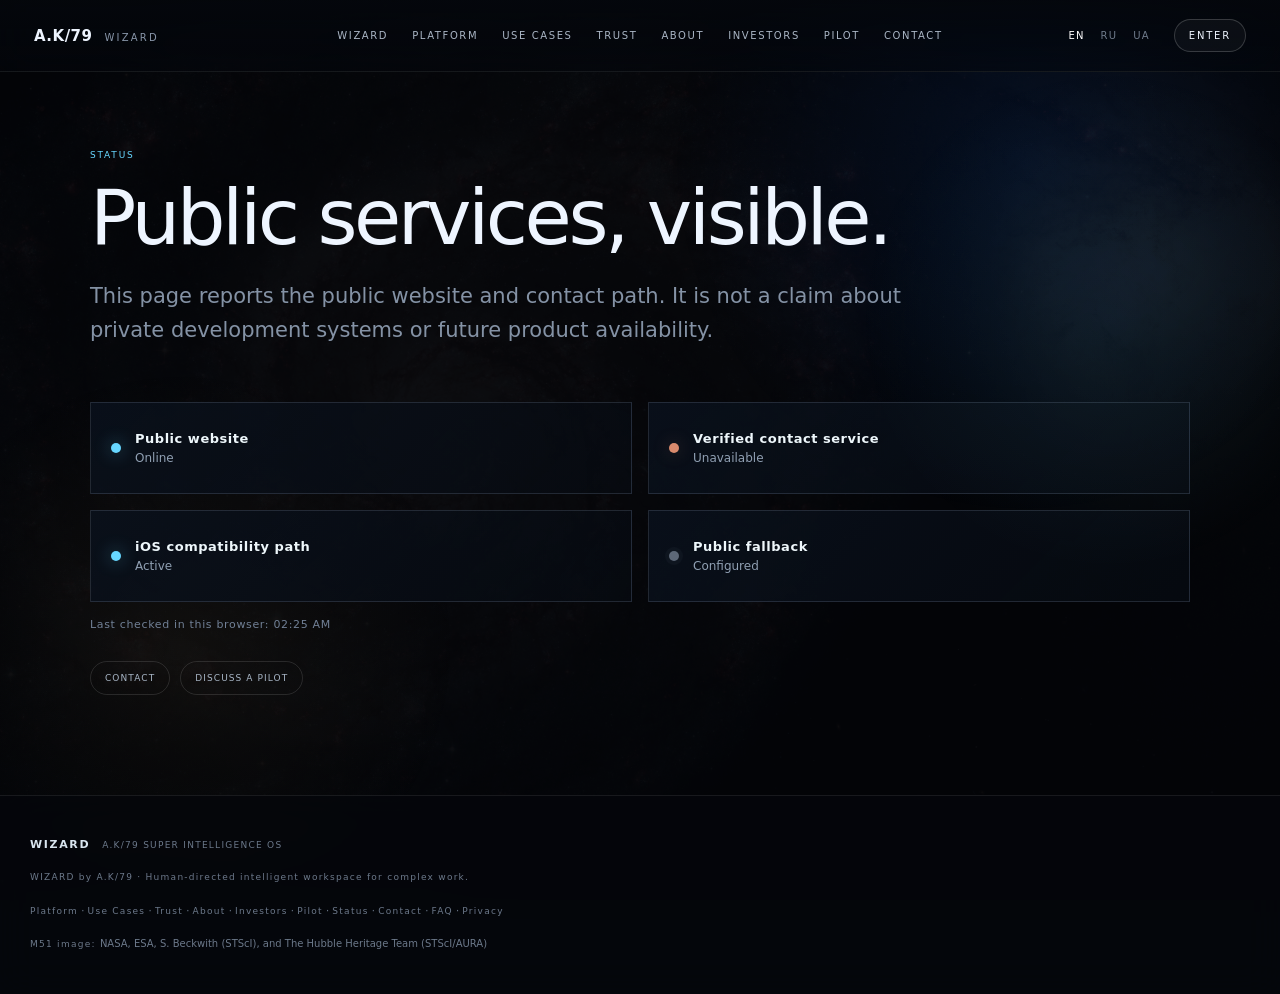
<file: status/index.html>
<!DOCTYPE html><html lang="en" data-lang="en" translate="no" class="notranslate"><head><meta charSet="utf-8"/><meta name="viewport" content="width=device-width, initial-scale=1"/><link rel="stylesheet" href="/_next/static/chunks/0iq5x818bfavy.css" data-precedence="next"/><link rel="preload" as="script" fetchPriority="low" href="/_next/static/chunks/340ea0fwys4z5.js"/><script src="/_next/static/chunks/0v6qd3hxprdd2.js" async=""></script><script src="/_next/static/chunks/05tem0visqf24.js" async=""></script><script src="/_next/static/chunks/turbopack-2tfle12b84p8l.js" async=""></script><script src="/_next/static/chunks/1m31syuy1i5ck.js" async="" crossorigin=""></script><script src="/_next/static/chunks/0w1ojknefouj7.js" async="" crossorigin=""></script><title>Status — A.K/79</title><meta name="description" content="Public availability status for the WIZARD website and verified contact service."/><link rel="manifest" href="/manifest.webmanifest"/><meta name="robots" content="index, follow"/><meta name="google" content="notranslate"/><link rel="canonical" href="https://wizardak79.com/status/"/><meta property="og:title" content="WIZARD — A.K/79 SUPER INTELLIGENCE OS"/><meta property="og:description" content="From thought to possibility. From possibility to reality."/><meta property="og:url" content="https://wizardak79.com/"/><meta property="og:site_name" content="WIZARD"/><meta property="og:image" content="https://wizardak79.com/m51-deep.jpg"/><meta property="og:image:width" content="2560"/><meta property="og:image:height" content="1440"/><meta property="og:image:alt" content="WIZARD — A.K/79 SUPER INTELLIGENCE OS"/><meta property="og:type" content="website"/><meta name="twitter:card" content="summary_large_image"/><meta name="twitter:title" content="WIZARD — A.K/79 SUPER INTELLIGENCE OS"/><meta name="twitter:description" content="From thought to possibility. From possibility to reality."/><meta name="twitter:image" content="https://wizardak79.com/m51-deep.jpg"/><link rel="icon" href="/favicon.svg"/><script src="/_next/static/chunks/0cz1d0mv5g_q7.js" noModule=""></script></head><body><div hidden=""><!--$--><!--/$--></div><script type="application/ld+json">{"@context":"https://schema.org","@graph":[{"@type":"WebSite","@id":"https://wizardak79.com/#website","url":"https://wizardak79.com/","name":"WIZARD","description":"Human-directed intelligent workspace for complex work.","inLanguage":["en","ru","uk"]},{"@type":"SoftwareApplication","@id":"https://wizardak79.com/#product","name":"WIZARD","applicationCategory":"BusinessApplication","operatingSystem":"Web","url":"https://wizardak79.com/","description":"WIZARD connects research, decisions, creation and verification in a human-directed intelligent workspace.","creator":{"@type":"Organization","name":"A.K/79","url":"https://wizardak79.com/company/"}}]}</script><a class="skip-link" href="#main"><span class="localized-text"><span class="lang lang-en">Skip to content</span><span class="lang lang-ru">К содержанию</span><span class="lang lang-uk">До вмісту</span></span></a><header class="ak-header"><a class="ak-brand" href="/" aria-label="A.K/79 WIZARD home"><strong class="notranslate" translate="no" lang="en" data-ak79-brand="locked">A.K/79</strong><span class="notranslate" translate="no" lang="en" data-ak79-brand="locked">WIZARD</span></a><nav class="ak-nav" aria-label="Primary navigation">            <a href="/#wizard"><span class="notranslate" translate="no" lang="en" data-ak79-brand="locked">WIZARD</span></a><a href="/platform/"><span class="localized-text"><span class="lang lang-en">PLATFORM</span><span class="lang lang-ru">ПЛАТФОРМА</span><span class="lang lang-uk">ПЛАТФОРМА</span></span></a><a href="/use-cases/"><span class="localized-text"><span class="lang lang-en">USE CASES</span><span class="lang lang-ru">СЦЕНАРИИ</span><span class="lang lang-uk">СЦЕНАРІЇ</span></span></a><a href="/trust/"><span class="localized-text"><span class="lang lang-en">TRUST</span><span class="lang lang-ru">ДОВЕРИЕ</span><span class="lang lang-uk">ДОВІРА</span></span></a><a href="/company/"><span class="localized-text"><span class="lang lang-en">ABOUT</span><span class="lang lang-ru">О НАС</span><span class="lang lang-uk">ПРО НАС</span></span></a><a href="/investors/"><span class="localized-text"><span class="lang lang-en">INVESTORS</span><span class="lang lang-ru">ИНВЕСТОРАМ</span><span class="lang lang-uk">ІНВЕСТОРАМ</span></span></a><a href="/pilot/"><span class="localized-text"><span class="lang lang-en">PILOT</span><span class="lang lang-ru">ПИЛОТ</span><span class="lang lang-uk">ПІЛОТ</span></span></a><a href="/contact/"><span class="localized-text"><span class="lang lang-en">CONTACT</span><span class="lang lang-ru">КОНТАКТЫ</span><span class="lang lang-uk">КОНТАКТИ</span></span></a></nav><div class="ak-header-actions"><details class="ak-mobile-menu"><summary><span class="localized-text"><span class="lang lang-en">MENU</span><span class="lang lang-ru">МЕНЮ</span><span class="lang lang-uk">МЕНЮ</span></span></summary><nav class="ak-mobile-menu-panel" aria-label="Mobile navigation"><a href="/#wizard"><span class="notranslate" translate="no" lang="en" data-ak79-brand="locked">WIZARD</span></a><a href="/platform/"><span class="localized-text"><span class="lang lang-en">Platform</span><span class="lang lang-ru">Платформа</span><span class="lang lang-uk">Платформа</span></span></a><a href="/use-cases/"><span class="localized-text"><span class="lang lang-en">Use Cases</span><span class="lang lang-ru">Сценарии</span><span class="lang lang-uk">Сценарії</span></span></a><a href="/trust/"><span class="localized-text"><span class="lang lang-en">Trust</span><span class="lang lang-ru">Доверие</span><span class="lang lang-uk">Довіра</span></span></a><a href="/company/"><span class="localized-text"><span class="lang lang-en">About</span><span class="lang lang-ru">О нас</span><span class="lang lang-uk">Про нас</span></span></a><a href="/investors/"><span class="localized-text"><span class="lang lang-en">Investors</span><span class="lang lang-ru">Инвесторам</span><span class="lang lang-uk">Інвесторам</span></span></a><a href="/pilot/"><span class="localized-text"><span class="lang lang-en">Pilot</span><span class="lang lang-ru">Пилот</span><span class="lang lang-uk">Пілот</span></span></a><a href="/status/"><span class="localized-text"><span class="lang lang-en">Status</span><span class="lang lang-ru">Статус</span><span class="lang lang-uk">Статус</span></span></a><a href="/faq/"><span class="localized-text"><span class="lang lang-en">FAQ</span><span class="lang lang-ru">Вопросы</span><span class="lang lang-uk">Запитання</span></span></a><a href="/contact/"><span class="localized-text"><span class="lang lang-en">Contact</span><span class="lang lang-ru">Контакты</span><span class="lang lang-uk">Контакти</span></span></a><a href="/privacy/"><span class="localized-text"><span class="lang lang-en">Privacy</span><span class="lang lang-ru">Приватность</span><span class="lang lang-uk">Приватність</span></span></a></nav></details><div class="language-switcher" role="group" aria-label="Language"><button type="button" class="active" aria-pressed="true" aria-label="Language: EN">EN</button><button type="button" class="" aria-pressed="false" aria-label="Language: RU">RU</button><button type="button" class="" aria-pressed="false" aria-label="Language: UA">UA</button></div><a class="ak-enter" href="/#first-thought"><span class="localized-text"><span class="lang lang-en">ENTER</span><span class="lang lang-ru">ВОЙТИ</span><span class="lang lang-uk">УВІЙТИ</span></span></a></div></header><main id="main"><section class="section shell subpage"><div class="subpage-glow" aria-hidden="true"></div><div class="section-head wide-head"><div class="kicker"><span class="localized-text"><span class="lang lang-en">Status</span><span class="lang lang-ru">Статус</span><span class="lang lang-uk">Статус</span></span></div><h1><span class="localized-text"><span class="lang lang-en">Public services, visible.</span><span class="lang lang-ru">Публичные сервисы — с видимым статусом.</span><span class="lang lang-uk">Публічні сервіси — з видимим статусом.</span></span></h1><p class="localized-text lead"><span class="lang lang-en">This page reports the public website and contact path. It is not a claim about private development systems or future product availability.</span><span class="lang lang-ru">Эта страница показывает состояние публичного сайта и канала связи. Она не является заявлением о приватных системах разработки или будущей доступности продукта.</span><span class="lang lang-uk">Ця сторінка показує стан публічного сайту та каналу зв’язку. Вона не є заявою про приватні системи розробки чи майбутню доступність продукту.</span></p></div><div class="status-grid"><article class="status-card"><span class="status-dot online" aria-hidden="true"></span><div><strong><span class="localized-text"><span class="lang lang-en">Public website</span><span class="lang lang-ru">Публичный сайт</span><span class="lang lang-uk">Публічний сайт</span></span></strong><p><span class="localized-text"><span class="lang lang-en">Online</span><span class="lang lang-ru">Работает</span><span class="lang lang-uk">Працює</span></span></p></div></article><article class="status-card"><span class="status-dot checking" aria-hidden="true"></span><div><strong><span class="localized-text"><span class="lang lang-en">Verified contact service</span><span class="lang lang-ru">Проверенный канал связи</span><span class="lang lang-uk">Перевірений канал зв’язку</span></span></strong><p><span class="localized-text"><span class="lang lang-en">Checking</span><span class="lang lang-ru">Проверка</span><span class="lang lang-uk">Перевірка</span></span></p></div></article><article class="status-card"><span class="status-dot online" aria-hidden="true"></span><div><strong><span class="localized-text"><span class="lang lang-en">iOS compatibility path</span><span class="lang lang-ru">Режим совместимости iOS</span><span class="lang lang-uk">Режим сумісності iOS</span></span></strong><p><span class="localized-text"><span class="lang lang-en">Active</span><span class="lang lang-ru">Активен</span><span class="lang lang-uk">Активний</span></span></p></div></article><article class="status-card"><span class="status-dot" aria-hidden="true"></span><div><strong><span class="localized-text"><span class="lang lang-en">Public fallback</span><span class="lang lang-ru">Публичный резерв</span><span class="lang lang-uk">Публічний резерв</span></span></strong><p><span class="localized-text"><span class="lang lang-en">Configured</span><span class="lang lang-ru">Настроен</span><span class="lang lang-uk">Налаштований</span></span></p></div></article></div><div class="ak-public-story-links"><a href="/contact/"><span class="localized-text"><span class="lang lang-en">CONTACT</span><span class="lang lang-ru">СВЯЗАТЬСЯ</span><span class="lang lang-uk">ЗВ’ЯЗАТИСЯ</span></span></a><a href="/pilot/"><span class="localized-text"><span class="lang lang-en">DISCUSS A PILOT</span><span class="lang lang-ru">ОБСУДИТЬ ПИЛОТ</span><span class="lang lang-uk">ОБГОВОРИТИ ПІЛОТ</span></span></a></div></section><!--$--><!--/$--></main><footer class="ak-footer"><div><strong class="notranslate" translate="no" lang="en" data-ak79-brand="locked">WIZARD</strong><span class="notranslate" translate="no" lang="en" data-ak79-brand="locked">A.K/79 SUPER INTELLIGENCE OS</span></div><p><span class="localized-text"><span class="lang lang-en">WIZARD by A.K/79 · Human-directed intelligent workspace for complex work.</span><span class="lang lang-ru">WIZARD by A.K/79 · Интеллектуальная рабочая среда для сложных задач под управлением человека.</span><span class="lang lang-uk">WIZARD by A.K/79 · Інтелектуальне робоче середовище для складних завдань під керуванням людини.</span></span></p><p><a href="/platform/"><span class="localized-text"><span class="lang lang-en">Platform</span><span class="lang lang-ru">Платформа</span><span class="lang lang-uk">Платформа</span></span></a> · <a href="/use-cases/"><span class="localized-text"><span class="lang lang-en">Use Cases</span><span class="lang lang-ru">Сценарии</span><span class="lang lang-uk">Сценарії</span></span></a> · <a href="/trust/"><span class="localized-text"><span class="lang lang-en">Trust</span><span class="lang lang-ru">Доверие</span><span class="lang lang-uk">Довіра</span></span></a> · <a href="/company/"><span class="localized-text"><span class="lang lang-en">About</span><span class="lang lang-ru">О нас</span><span class="lang lang-uk">Про нас</span></span></a> · <a href="/investors/"><span class="localized-text"><span class="lang lang-en">Investors</span><span class="lang lang-ru">Инвесторам</span><span class="lang lang-uk">Інвесторам</span></span></a> · <a href="/pilot/"><span class="localized-text"><span class="lang lang-en">Pilot</span><span class="lang lang-ru">Пилот</span><span class="lang lang-uk">Пілот</span></span></a> · <a href="/status/"><span class="localized-text"><span class="lang lang-en">Status</span><span class="lang lang-ru">Статус</span><span class="lang lang-uk">Статус</span></span></a> · <a href="/contact/"><span class="localized-text"><span class="lang lang-en">Contact</span><span class="lang lang-ru">Контакты</span><span class="lang lang-uk">Контакти</span></span></a> · <a href="/faq/"><span class="localized-text"><span class="lang lang-en">FAQ</span><span class="lang lang-ru">Вопросы</span><span class="lang lang-uk">Запитання</span></span></a> · <a href="/privacy/"><span class="localized-text"><span class="lang lang-en">Privacy</span><span class="lang lang-ru">Приватность</span><span class="lang lang-uk">Приватність</span></span></a></p><small><span class="localized-text"><span class="lang lang-en">M51 image: </span><span class="lang lang-ru">Изображение M51: </span><span class="lang lang-uk">Зображення M51: </span></span><a href="https://esahubble.org/images/heic0506a/" target="_blank" rel="noreferrer">NASA, ESA, S. Beckwith (STScI), and The Hubble Heritage Team (STScI/AURA)</a></small></footer><script src="/_next/static/chunks/340ea0fwys4z5.js" id="_R_" async=""></script><script>(self.__next_f=self.__next_f||[]).push([0])</script><script>self.__next_f.push([1,"1:\"$Sreact.fragment\"\nc:I[68027,[\"/_next/static/chunks/1m31syuy1i5ck.js\"],\"default\",1]\n:HL[\"/_next/static/chunks/0iq5x818bfavy.css\",\"style\"]\na:X\n0:{\"P\":null,\"c\":[\"\",\"status\",\"\"],\"q\":\"\",\"i\":false,\"f\":[[[\"\",{\"children\":[\"status\",{\"children\":[\"__PAGE__\",{},\"$undefined\",\"$undefined\",4608]},\"$undefined\",\"$undefined\",4608]},\"$undefined\",\"$undefined\",4624],[[\"$\",\"$1\",\"c\",{\"children\":[[[\"$\",\"link\",\"0\",{\"rel\":\"stylesheet\",\"href\":\"/_next/static/chunks/0iq5x818bfavy.css\",\"precedence\":\"next\",\"crossOrigin\":\"$undefined\",\"nonce\":\"$undefined\"}],[\"$\",\"script\",\"script-0\",{\"src\":\"/_next/static/chunks/1m31syuy1i5ck.js\",\"async\":true,\"nonce\":\"$undefined\"}]],[\"$\",\"html\",null,{\"lang\":\"en\",\"data-lang\":\"en\",\"translate\":\"no\",\"className\":\"notranslate\",\"suppressHydrationWarning\":true,\"children\":[\"$\",\"body\",null,{\"children\":[[\"$\",\"script\",null,{\"type\":\"application/ld+json\",\"dangerouslySetInnerHTML\":{\"__html\":\"{\\\"@context\\\":\\\"https://schema.org\\\",\\\"@graph\\\":[{\\\"@type\\\":\\\"WebSite\\\",\\\"@id\\\":\\\"https://wizardak79.com/#website\\\",\\\"url\\\":\\\"https://wizardak79.com/\\\",\\\"name\\\":\\\"WIZARD\\\",\\\"description\\\":\\\"Human-directed intelligent workspace for complex work.\\\",\\\"inLanguage\\\":[\\\"en\\\",\\\"ru\\\",\\\"uk\\\"]},{\\\"@type\\\":\\\"SoftwareApplication\\\",\\\"@id\\\":\\\"https://wizardak79.com/#product\\\",\\\"name\\\":\\\"WIZARD\\\",\\\"applicationCategory\\\":\\\"BusinessApplication\\\",\\\"operatingSystem\\\":\\\"Web\\\",\\\"url\\\":\\\"https://wizardak79.com/\\\",\\\"description\\\":\\\"WIZARD connects research, decisions, creation and verification in a human-directed intelligent workspace.\\\",\\\"creator\\\":{\\\"@type\\\":\\\"Organization\\\",\\\"name\\\":\\\"A.K/79\\\",\\\"url\\\":\\\"https://wizardak79.com/company/\\\"}}]}\"}}],[\"$\",\"a\",null,{\"className\":\"skip-link\",\"href\":\"#main\",\"children\":[\"$\",\"span\",null,{\"className\":\"localized-text\",\"children\":[[\"$\",\"span\",null,{\"className\":\"lang lang-en\",\"children\":\"Skip to content\"}],[\"$\",\"span\",null,{\"className\":\"lang lang-ru\",\"children\":\"К содержанию\"}],[\"$\",\"span\",null,{\"className\":\"lang lang-uk\",\"children\":\"До вмісту\"}]]}]}],[\"$\",\"header\",null,{\"className\":\"ak-header\",\"children\":[[\"$\",\"a\",null,{\"className\":\"ak-brand\",\"href\":\"/\",\"aria-label\":\"A.K/79 WIZARD home\",\"children\":[[\"$\",\"strong\",null,{\"className\":\"notranslate\",\"translate\":\"no\",\"lang\":\"en\",\"data-ak79-brand\":\"locked\",\"children\":\"A.K/79\"}],[\"$\",\"span\",null,{\"className\":\"notranslate\",\"translate\":\"no\",\"lang\":\"en\",\"data-ak79-brand\":\"locked\",\"children\":\"WIZARD\"}]]}],[\"$\",\"nav\",null,{\"className\":\"ak-nav\",\"aria-label\":\"Primary navigation\",\"children\":[\"            \",[\"$\",\"a\",null,{\"href\":\"/#wizard\",\"children\":[\"$\",\"span\",null,{\"className\":\"notranslate\",\"translate\":\"no\",\"lang\":\"en\",\"data-ak79-brand\":\"locked\",\"children\":\"WIZARD\"}]}],[\"$\",\"a\",null,{\"href\":\"/platform/\",\"children\":[\"$\",\"span\",null,{\"className\":\"localized-text\",\"children\":[[\"$\",\"span\",null,{\"className\":\"lang lang-en\",\"children\":\"PLATFORM\"}],[\"$\",\"span\",null,{\"className\":\"lang lang-ru\",\"children\":\"ПЛАТФОРМА\"}],[\"$\",\"span\",null,{\"className\":\"lang lang-uk\",\"children\":\"ПЛАТФОРМА\"}]]}]}],[\"$\",\"a\",null,{\"href\":\"/use-cases/\",\"children\":[\"$\",\"span\",null,{\"className\":\"localized-text\",\"children\":[[\"$\",\"span\",null,{\"className\":\"lang lang-en\",\"children\":\"USE CASES\"}],[\"$\",\"span\",null,{\"className\":\"lang lang-ru\",\"children\":\"СЦЕНАРИИ\"}],[\"$\",\"span\",null,{\"className\":\"lang lang-uk\",\"children\":\"СЦЕНАРІЇ\"}]]}]}],[\"$\",\"a\",null,{\"href\":\"/trust/\",\"children\":[\"$\",\"span\",null,{\"className\":\"localized-text\",\"children\":[[\"$\",\"span\",null,{\"className\":\"lang lang-en\",\"children\":\"TRUST\"}],[\"$\",\"span\",null,{\"className\":\"lang lang-ru\",\"children\":\"ДОВЕРИЕ\"}],[\"$\",\"span\",null,{\"className\":\"lang lang-uk\",\"children\":\"ДОВІРА\"}]]}]}],[\"$\",\"a\",null,{\"href\":\"/company/\",\"children\":[\"$\",\"span\",null,{\"className\":\"localized-text\",\"children\":[[\"$\",\"span\",null,{\"className\":\"lang lang-en\",\"children\":\"ABOUT\"}],[\"$\",\"span\",null,{\"className\":\"lang lang-ru\",\"children\":\"О НАС\"}],[\"$\",\"span\",null,{\"className\":\"lang lang-uk\",\"children\":\"ПРО НАС\"}]]}]}],[\"$\",\"a\",null,{\"href\":\"/investors/\",\"children\":[\"$\",\"span\",null,{\"className\":\"localized-text\",\"children\":[[\"$\",\"span\",null,{\"className\":\"lang lang-en\",\"children\":\"INVESTORS\"}],[\"$\",\"span\",null,{\"className\":\"lang lang-ru\",\"children\":\"ИНВЕСТОРАМ\"}],[\"$\",\"span\",null,{\"className\":\"lang lang-uk\",\"children\":\"ІНВЕСТОРАМ\"}]]}]}],[\"$\",\"a\",null,{\"href\":\"/pilot/\",\"children\":[\"$\",\"span\",null,{\"className\":\"localized-text\",\"children\":[[\"$\",\"span\",null,{\"className\":\"lang lang-en\",\"children\":\"PILOT\"}],[\"$\",\"span\",null,{\"className\":\"lang lang-ru\",\"children\":\"ПИЛОТ\"}],[\"$\",\"span\",null,{\"className\":\"lang lang-uk\",\"children\":\"ПІЛОТ\"}]]}]}],[\"$\",\"a\",null,{\"href\":\"/contact/\",\"children\":[\"$\",\"span\",null,{\"className\":\"localized-text\",\"children\":[[\"$\",\"span\",null,{\"className\":\"lang lang-en\",\"children\":\"CONTACT\"}],[\"$\",\"span\",null,{\"className\":\"lang lang-ru\",\"children\":\"КОНТАКТЫ\"}],[\"$\",\"span\",null,{\"className\":\"lang lang-uk\",\"children\":\"КОНТАКТИ\"}]]}]}]]}],[\"$\",\"div\",null,{\"className\":\"ak-header-actions\",\"children\":[[\"$\",\"details\",null,{\"className\":\"ak-mobile-menu\",\"children\":[\"$L2\",\"$L3\"]}],\"$L4\",\"$L5\"]}]]}],\"$L6\",\"$L7\"]}]}]]}],{\"children\":[\"$L8\",{\"children\":[\"$L9\",{},null,false,null]},null,false,\"$a\"]},null,false,null],\"$Lb\",false]],\"m\":\"$undefined\",\"G\":[\"$c\",[\"$Ld\"]],\"S\":true,\"h\":null,\"r\":\"$undefined\",\"s\":\"$undefined\",\"a\":\"$undefined\",\"l\":\"$undefined\",\"p\":\"$undefined\",\"d\":\"$undefined\",\"b\":\"hIfOSZiTNnZ9_TGrLv6p2\"}\ne:I[7783,[\"/_next/static/chunks/1m31syuy1i5ck.js\"],\"default\"]\nf:I[39756,[\"/_next/static/chunks/1m31syuy1i5ck.js\"],\"default\"]\n10:I[37457,[\"/_next/static/chunks/1m31syuy1i5ck.js\"],\"default\"]\n11:I[25810,[\"/_next/static/chunks/1m31syuy1i5ck.js\",\"/_next/static/chunks/0w1ojknefouj7.js\"],\"default\"]\n12:I[97367,[\"/_next/static/chunks/1m31syuy1i5ck.js\"],\"OutletBoundary\"]\n13:\"$Sreact.suspense\"\n15:I[97367,[\"/_next/static/chunks/1m31syuy1i5ck.js\"],\"ViewportBoundary\"]\n17:I[97367,[\"/_next/static/chunks/1m31syuy1i5ck.js\"],\"MetadataBoundary\"]\n2:[\"$\",\"summary\",null,{\"children\":[\"$\",\"span\",null,{\"className\":\"localized-text\",\"children\":[[\"$\",\"span\",null,{\"className\":\"lang lang-en\",\"children\":\"MENU\"}],[\"$\",\"span\",null,{\"className\":\"lang lang-ru\",\"children\":\"МЕНЮ\"}],[\"$\",\"span\",null,{\"className\":\"lang lang-uk\",\"children\":\"МЕНЮ\"}]]}]}]\n3:[\"$\",\"nav\",null,{\"className\":\"ak-mobile-menu-panel\",\"aria-label\":\"Mobile navigation\",\"children\":[[\"$\",\"a\",null,{\"href\":\"/#wizard\",\"children\":[\"$\",\"span\",null,{\"className\":\"notranslate\",\"translate\":\"no\",\"lang\":\"en\",\"data-ak79-brand\":\"locked\",\"children\":\"WIZARD\"}]}],[\"$\",\"a\",null,{\"href\":\"/platform/\",\"children\":[\"$\",\"span\",null,{\"className\":\"localized-text\",\"children\":[[\"$\",\"span\",null,{\"className\":\"lang lang-en\",\"children\":\"Platform\"}],[\"$\",\"span\",null,{\"className\":\"lang lang-ru\",\"children\":\"Платформа\"}],[\"$\",\"span\",null,{\"className\":\"lang lang-uk\",\"children\":\"Платформа\"}]]}]}],[\"$\",\"a\",null,{\"href\":\"/use-cases/\",\"children\":[\"$\",\"span\",null,{\"className\":\"localized-text\",\"children\":[[\"$\",\"span\",null,{\"className\":\"lang lang-en\",\"children\":\"Use Cases\"}],[\"$\",\"span\",null,{\"className\":\"lang lang-ru\",\"children\":\"Сценарии\"}],[\"$\",\"span\",null,{\"className\":\"lang lang-uk\",\"children\":\"Сценарії\"}]]}]}],[\"$\",\"a\",null,{\"href\":\"/trust/\",\"children\":[\"$\",\"span\",null,{\"className\":\"localized-text\",\"children\":[[\"$\",\"span\",null,{\"className\":\"lang lang-en\",\"children\":\"Trust\"}],[\"$\",\"span\",null,{\"className\":\"lang lang-ru\",\"children\":\"Доверие\"}],[\"$\",\"span\",null,{\"className\":\"lang lang-uk\",\"children\":\"Довіра\"}]]}]}],[\"$\",\"a\",null,{\"href\":\"/company/\",\"children\":[\"$\",\"span\",null,{\"className\":\"localized-text\",\"children\":[[\"$\",\"span\",null,{\"className\":\"lang lang-en\",\"children\":\"About\"}],[\"$\",\"span\",null,{\"className\":\"lang lang-ru\",\"children\":\"О нас\"}],[\"$\",\"span\",null,{\"className\":\"lang lang-uk\",\"children\":\"Про нас\"}]]}]}],[\"$\",\"a\",null,{\"href\":\"/investors/\",\"children\":[\"$\",\"span\",null,{\"className\":\"localized-text\",\"children\":[[\"$\",\"span\",null,{\"className\":\"lang lang-en\",\"children\":\"Investors\"}],[\"$\",\"span\",null,{\"className\":\"lang lang-ru\",\"children\":\"Инвесторам\"}],[\"$\",\"span\",null,{\"className\":\"lang lang-uk\",\"children\":\"Інвесторам\"}]]}]}],[\"$\",\"a\",null,{\"href\":\"/pilot/\",\"children\":[\"$\",\"span\",null,{\"className\":\"localized-text\",\"children\":[[\"$\",\"span\",null,{\"className\":\"lang lang-en\",\"children\":\"Pilot\"}],[\"$\",\"span\",null,{\"className\":\"lang lang-ru\",\"children\":\"Пилот\"}],[\"$\",\"span\",null,{\"className\":\"lang lang-uk\",\"children\":\"Пілот\"}]]}]}],[\"$\",\"a\",null,{\"href\":\"/status/\",\"children\":[\"$\",\"span\",null,{\"className\":\"localized-text\",\"children\":[[\"$\",\"span\",null,{\"className\":\"lang lang-en\",\"children\":\"Status\"}],[\"$\",\"span\",null,{\"className\":\"lang lang-ru\",\"children\":\"Статус\"}],[\"$\",\"span\",null,{\"className\":\"lang lang-uk\",\"children\":\"Статус\"}]]}]}],[\"$\",\"a\",null,{\"href\":\"/faq/\",\"children\":[\"$\",\"span\",null,{\"className\":\"localized-text\",\"children\":[[\"$\",\"span\",null,{\"className\":\"lang lang-en\",\"children\":\"FAQ\"}],[\"$\",\"span\",null,{\"className\":\"lang lang-ru\",\"children\":\"Вопросы\"}],[\"$\",\"span\",null,{\"className\":\"lang lang-uk\",\"children\":\"Запитання\"}]]}]}],[\"$\",\"a\",null,{\"href\":\"/contact/\",\"children\":[\"$\",\"span\",null,{\"className\":\"localized-text\",\"children\":[[\"$\",\"span\",null,{\"className\":\"lang lang-en\",\"children\":\"Contact\"}],[\"$\",\"span\",null,{\"className\":\"lang lang-ru\",\"children\":\"Контакты\"}],[\"$\",\"span\",null,{\"className\":\"lang lang-uk\",\"children\":\"Контакти\"}]]}]}],[\"$\",\"a\",null,{\"href\":\"/privacy/\",\"children\":[\"$\",\"span\",null,{\"className\":\"localized-text\",\"children\":[[\"$\",\"span\",null,{\"className\":\"lang lang-en\",\"children\":\"Privacy\"}],[\"$\",\"span\",null,{\"className\":\"lang lang-ru\",\"children\":\"Приватность\"}],[\"$\",\"span\",null,{\"className\":\"lang lang-uk\",\"children\":\"Приватність\"}]]}]}]]}]\n4:[\"$\",\"$Le\",null,{}]\n5:[\"$\",\"a\",null,{\"className\":\"ak-enter\",\"href\":\"/#first-thought\",\"children\":[\"$\",\"span\",null,{\"className\":\"localized-text\",\"children\":[[\"$\",\"span\",null,{\"className\":\"lang lang-en\",\"children\":\"ENTER\"}],[\"$\",\"span\",null,{\"className\":\"lang lang-ru\",\"children\":\"ВОЙТИ\"}],[\"$\",\"span\",null,{\"className\":\"lang lang-uk\",\"children\":\"УВІЙТИ\"}]]}]}]\n6:[\"$\",\"main\",null,{\"id\":\"main\",\"children\":[\"$\",\"$Lf\",null,{\"parallelRouterKey\":\"children\",\"error\":\"$undefined\",\"errorStyles\":\"$undefined\",\"errorScripts\":\"$undefined\",\"template\":[\"$\",\"$L10\",null,{}],\"templateStyles\":\"$undefined\",\"templateScripts\":\"$undefined\",\"notFound\":[[\"$\",\"section\",null,{\"className\":\"section shell subpage not-found-page\",\"children\":[[\"$\",\"div\",null,{\"className\":\"subpage-glow\",\"aria-hidden\":\"true\"}],[\"$\",\"div\",null,{\"className\":\"section-head wide-head\",\"children\":[[\"$\",\"div\",null,{\"className\":\"kicker\",\"children\":\"404\"}],[\"$\",\"h1\",null,{\"children\":[\"$\",\"span\",null,{\"className\":\"localized-text\",\"children\":[[\"$\",\"span\",null,{\"className\":\"lang lang-en\",\"children\":\"This path does not exist.\"}],[\"$\",\"span\",null,{\"className\":\"lang lang-ru\",\"children\":\"Такой страницы нет.\"}],[\"$\",\"span\",null,{\"className\":\"lang lang-uk\",\"children\":\"Такої сторінки немає.\"}]]}]}],[\"$\",\"p\",null,{\"className\":\"localized-text lead\",\"children\":[[\"$\",\"span\",null,{\"className\":\"lang lang-en\",\"children\":\"The link may be old, incomplete, or moved. The public WIZARD site is still here.\"}],[\"$\",\"span\",null,{\"className\":\"lang lang-ru\",\"children\":\"Ссылка могла устареть, быть неполной или страница могла переехать. Публичный сайт WIZARD по-прежнему здесь.\"}],[\"$\",\"span\",null,{\"className\":\"lang lang-uk\",\"children\":\"Посилання могло застаріти, бути неповним або сторінка могла переїхати. Публічний сайт WIZARD усе ще тут.\"}]]}]]}],[\"$\",\"div\",null,{\"className\":\"ak-public-story-links\",\"children\":[[\"$\",\"a\",null,{\"href\":\"/\",\"children\":[\"$\",\"span\",null,{\"className\":\"localized-text\",\"children\":[[\"$\",\"span\",null,{\"className\":\"lang lang-en\",\"children\":\"HOME\"}],[\"$\",\"span\",null,{\"className\":\"lang lang-ru\",\"children\":\"ГЛАВНАЯ\"}],[\"$\",\"span\",null,{\"className\":\"lang lang-uk\",\"children\":\"ГОЛОВНА\"}]]}]}],[\"$\",\"a\",null,{\"href\":\"/pilot/\",\"children\":[\"$\",\"span\",null,{\"className\":\"localized-text\",\"children\":[[\"$\",\"span\",null,{\"className\":\"lang lang-en\",\"children\":\"PILOT\"}],[\"$\",\"span\",null,{\"className\":\"lang lang-ru\",\"children\":\"ПИЛОТ\"}],[\"$\",\"span\",null,{\"className\":\"lang lang-uk\",\"children\":\"ПІЛОТ\"}]]}]}],[\"$\",\"a\",null,{\"href\":\"/contact/\",\"children\":[\"$\",\"span\",null,{\"className\":\"localized-text\",\"children\":[[\"$\",\"span\",null,{\"className\":\"lang lang-en\",\"children\":\"CONTACT\"}],[\"$\",\"span\",null,{\"className\":\"lang lang-ru\",\"children\":\"КОНТАКТЫ\"}],[\"$\",\"span\",null,{\"className\":\"lang lang-uk\",\"children\":\"КОНТАКТИ\"}]]}]}]]}]]}],[]],\"forbidden\":\"$undefined\",\"unauthorized\":\"$undefined\"}]}]\n7:[\"$\",\"footer\",null,{\"className\":\"ak-footer\",\"children\":[[\"$\",\"div\",null,{\"children\":[[\"$\",\"strong\",null,{\"className\":\"notranslate\",\"translate\":\"no\",\"lang\":\"en\",\"data-ak79-brand\":\"locked\",\"children\":\"WIZARD\"}],[\"$\",\"span\",null,{\"className\":\"notranslate\",\"translate\":\"no\",\"lang\":\"en\",\"data-ak79-brand\":\"locked\",\"children\":\"A.K/79 SUPER INTELLIGENCE OS\"}]]}],[\"$\",\"p\",null,{\"children\":[\"$\",\"span\",null,{\"className\":\"localized-text\",\"children\":[[\"$\",\"span\",null,{\"className\":\"lang lang-en\",\"children\":\"WIZARD by A.K/79 · Human-directed intelligent workspace for complex work.\"}],[\"$\",\"span\",null,{\"className\":\"lang lang-ru\",\"children\":\"WIZARD by A.K/79 · Интеллектуальная рабочая среда для сложных задач под управлением человека.\"}],[\"$\",\"span\",null,{\"className\":\"lang lang-uk\",\"children\":\"WIZARD by A.K/79 · Інтелектуальне робоче середовище для складних завдань під керуванням людини.\"}]]}]}],[\"$\",\"p\",null,{\"children\":[[\"$\",\"a\",null,{\"href\":\"/platform/\",\"children\":[\"$\",\"span\",null,{\"className\":\"localized-text\",\"children\":[[\"$\",\"span\",null,{\"className\":\"lang lang-en\",\"children\":\"Platform\"}],[\"$\",\"span\",null,{\"className\":\"lang lang-ru\",\"children\":\"Платформа\"}],[\"$\",\"span\",null,{\"className\":\"lang lang-uk\",\"children\":\"Платформа\"}]]}]}],\" · \",[\"$\",\"a\",null,{\"href\":\"/use-cases/\",\"children\":[\"$\",\"span\",null,{\"className\":\"localized-text\",\"children\":[[\"$\",\"span\",null,{\"className\":\"lang lang-en\",\"children\":\"Use Cases\"}],[\"$\",\"span\",null,{\"className\":\"lang lang-ru\",\"children\":\"Сценарии\"}],[\"$\",\"span\",null,{\"className\":\"lang lang-uk\",\"children\":\"Сценарії\"}]]}]}],\" · \",[\"$\",\"a\",null,{\"href\":\"/trust/\",\"children\":[\"$\",\"span\",null,{\"className\":\"localized-text\",\"children\":[[\"$\",\"span\",null,{\"className\":\"lang lang-en\",\"children\":\"Trust\"}],[\"$\",\"span\",null,{\"className\":\"lang lang-ru\",\"children\":\"Доверие\"}],[\"$\",\"span\",null,{\"className\":\"lang lang-uk\",\"children\":\"Довіра\"}]]}]}],\" · \",[\"$\",\"a\",null,{\"href\":\"/company/\",\"children\":[\"$\",\"span\",null,{\"className\":\"localized-text\",\"children\":[[\"$\",\"span\",null,{\"className\":\"lang lang-en\",\"children\":\"About\"}],[\"$\",\"span\",null,{\"className\":\"lang lang-ru\",\"children\":\"О нас\"}],[\"$\",\"span\",null,{\"className\":\"lang lang-uk\",\"children\":\"Про нас\"}]]}]}],\" · \",[\"$\",\"a\",null,{\"href\":\"/investors/\",\"children\":[\"$\",\"span\",null,{\"className\":\"localized-text\",\"children\":[[\"$\",\"span\",null,{\"className\":\"lang lang-en\",\"children\":\"Investors\"}],[\"$\",\"span\",null,{\"className\":\"lang lang-ru\",\"children\":\"Инвесторам\"}],[\"$\",\"span\",null,{\"className\":\"lang lang-uk\",\"children\":\"Інвесторам\"}]]}]}],\" · \",[\"$\",\"a\",null,{\"href\":\"/pilot/\",\"children\":[\"$\",\"span\",null,{\"className\":\"localized-text\",\"children\":[[\"$\",\"span\",null,{\"className\":\"lang lang-en\",\"children\":\"Pilot\"}],[\"$\",\"span\",null,{\"className\":\"lang lang-ru\",\"children\":\"Пилот\"}],[\"$\",\"span\",null,{\"className\":\"lang lang-uk\",\"children\":\"Пілот\"}]]}]}],\" · \",[\"$\",\"a\",null,{\"href\":\"/status/\",\"children\":[\"$\",\"span\",null,{\"className\":\"localized-text\",\"children\":[[\"$\",\"span\",null,{\"className\":\"lang lang-en\",\"children\":\"Status\"}],[\"$\",\"span\",null,{\"className\":\"lang lang-ru\",\"children\":\"Статус\"}],[\"$\",\"span\",null,{\"className\":\"lang lang-uk\",\"children\":\"Статус\"}]]}]}],\" · \",[\"$\",\"a\",null,{\"href\":\"/contact/\",\"children\":[\"$\",\"span\",null,{\"className\":\"localized-text\",\"children\":[[\"$\",\"span\",null,{\"className\":\"lang lang-en\",\"children\":\"Contact\"}],[\"$\",\"span\",null,{\"className\":\"lang lang-ru\",\"children\":\"Контакты\"}],[\"$\",\"span\",null,{\"className\":\"lang lang-uk\",\"children\":\"Контакти\"}]]}]}],\" · \",[\"$\",\"a\",null,{\"href\":\"/faq/\",\"children\":[\"$\",\"span\",null,{\"className\":\"localized-text\",\"children\":[[\"$\",\"span\",null,{\"className\":\"lang lang-en\",\"children\":\"FAQ\"}],[\"$\",\"span\",null,{\"className\":\"lang lang-ru\",\"children\":\"Вопросы\"}],[\"$\",\"span\",null,{\"className\":\"lang lang-uk\",\"children\":\"Запитання\"}]]}]}],\" · \",[\"$\",\"a\",null,{\"href\":\"/privacy/\",\"children\":[\"$\",\"span\",null,{\"className\":\"localized-text\",\"children\":[[\"$\",\"span\",null,{\"className\":\"lang lang-en\",\"children\":\"Privacy\"}],[\"$\",\"span\",null,{\"className\":\"lang lang-ru\",\"children\":\"Приватность\"}],[\"$\",\"span\",null,{\"className\":\"lang lang-uk\",\"children\":\"Приватність\"}]]}]}]]}],[\"$\",\"small\",null,{\"children\":[[\"$\",\"span\",null,{\"className\":\"localized-text\",\"children\":[[\"$\",\"span\",null,{\"className\":\"lang lang-en\",\"children\":\"M51 image: \"}],[\"$\",\"span\",null,{\"className\":\"lang lang-ru\",\"children\":\"Изображение M51: \"}],[\"$\",\"span\",null,{\"className\":\"lang lang-uk\",\"children\":\"Зображення M51: \"}]]}],[\"$\",\"a\",null,{\"href\":\"https://esahubble.org/images/heic0506a/\",\"target\":\"_blank\",\"rel\":\"noreferrer\",\"children\":\"NASA, ESA, S. Beckwith (STScI), and The Hubble Heritage Team (STScI/AURA)\"}]]}]]}]\n8:[\"$\",\"$1\",\"c\",{\"children\":[null,[\"$\",\"$Lf\",null,{\"parallelRouterKey\":\"children\",\"error\":\"$undefined\",\"errorStyles\":\"$undefined\",\"errorScripts\":\"$undefined\",\"template\":[\"$\",\"$L10\",null,{}],\"templateStyles\":\"$undefined\",\"templateScripts\":\"$undefined\",\"notFound\":\"$undefined\",\"forbidden\":\"$undefined\",\"unauthorized\":\"$undefined\"}]]}]\n9:[\"$\",\"$1\",\"c\",{\"children\":[[\"$\",\"section\",null,{\"className\":\"section shell subpage\",\"children\":[[\"$\",\"div\",null,{\"className\":\"subpage-glow\",\"aria-hidden\":\"true\"}],[\"$\",\"div\",null,{\"className\":\"section-head wide-head\",\"children\":[[\"$\",\"div\",null,{\"className\":\"kicker\",\"children\":[\"$\",\"span\",null,{\"className\":\"localized-text\",\"children\":[[\"$\",\"span\",null,{\"className\":\"lang lang-en\",\"children\":\"Status\"}],[\"$\",\"span\",null,{\"className\":\"lang lang-ru\",\"children\":\"Статус\"}],[\"$\",\"span\",null,{\"className\":\"lang lang-uk\",\"children\":\"Статус\"}]]}]}],[\"$\",\"h1\",null,{\"children\":[\"$\",\"span\",null,{\"className\":\"localized-text\",\"children\":[[\"$\",\"span\",null,{\"className\":\"lang lang-en\",\"children\":\"Public services, visible.\"}],[\"$\",\"span\",null,{\"className\":\"lang lang-ru\",\"children\":\"Публичные сервисы — с видимым статусом.\"}],[\"$\",\"span\",null,{\"className\":\"lang lang-uk\",\"children\":\"Публічні сервіси — з видимим статусом.\"}]]}]}],[\"$\",\"p\",null,{\"className\":\"localized-text lead\",\"children\":[[\"$\",\"span\",null,{\"className\":\"lang lang-en\",\"children\":\"This page reports the public website and contact path. It is not a claim about private development systems or future product availability.\"}],[\"$\",\"span\",null,{\"className\":\"lang lang-ru\",\"children\":\"Эта страница показывает состояние публичного сайта и канала связи. Она не является заявлением о приватных системах разработки или будущей доступности продукта.\"}],[\"$\",\"span\",null,{\"className\":\"lang lang-uk\",\"children\":\"Ця сторінка показує стан публічного сайту та каналу зв’язку. Вона не є заявою про приватні системи розробки чи майбутню доступність продукту.\"}]]}]]}],[\"$\",\"$L11\",null,{}],[\"$\",\"div\",null,{\"className\":\"ak-public-story-links\",\"children\":[[\"$\",\"a\",null,{\"href\":\"/contact/\",\"children\":[\"$\",\"span\",null,{\"className\":\"localized-text\",\"children\":[[\"$\",\"span\",null,{\"className\":\"lang lang-en\",\"children\":\"CONTACT\"}],[\"$\",\"span\",null,{\"className\":\"lang lang-ru\",\"children\":\"СВЯЗАТЬСЯ\"}],[\"$\",\"span\",null,{\"className\":\"lang lang-uk\",\"children\":\"ЗВ’ЯЗАТИСЯ\"}]]}]}],[\"$\",\"a\",null,{\"href\":\"/pilot/\",\"children\":[\"$\",\"span\",null,{\"className\":\"localized-text\",\"children\":[[\"$\",\"span\",null,{\"className\":\"lang lang-en\",\"children\":\"DISCUSS A PILOT\"}],[\"$\",\"span\",null,{\"className\":\"lang lang-ru\",\"children\":\"ОБСУДИТЬ ПИЛОТ\"}],[\"$\",\"span\",null,{\"className\":\"lang lang-uk\",\"children\":\"ОБГОВОРИТИ ПІЛОТ\"}]]}]}]]}]]}],[[\"$\",\"script\",\"script-0\",{\"src\":\"/_next/static/chunks/0w1ojknefouj7.js\",\"async\":true,\"nonce\":\"$undefined\"}]],[\"$\",\"$L12\",null,{\"children\":[\"$\",\"$13\",null,{\"name\":\"Next.MetadataOutlet\",\"children\":\"$@14\"}]}]]}]\nb:[\"$\",\"$1\",\"h\",{\"children\":[null,[\"$\",\"$L15\",null,{\"children\":\"$L16\"}],[\"$\",\"div\",null,{\"hidden\":true,\"children\":[\"$\",\"$L17\",null,{\"children\":[\"$\",\"$13\",null,{\"name\":\"Next.Metadata\",\"children\":\"$L18\"}]}]}],null]}]\nd:[\"$\",\"link\",\"0\",{\"rel\":\"stylesheet\",\"href\":\"/_next/static/chunks/0iq5x818bfavy.css\",\"precedence\":\"next\",\"crossOrigin\":\"$undefined\",\"nonce\":\"$undefined\"}]\na:C\n16:[[\"$\",\"meta\",\"0\",{\"charSet\":\"utf-8\"}],[\"$\",\"meta\",\"1\",{\"name\":\"viewport\",\"content\":\"width=device-width, initial-scale=1\"}]]\n19:I[27201,[\"/_next/static/chunks/1m31syuy1i5ck.js\"],\"IconMark\"]\n14:null\n18:[[\"$\",\"title\",\"0\",{\"children\":\"Status — A.K/79\"}],[\"$\",\"meta\",\"1\",{\"name\":\"description\",\"content\":\"Public availability status for the WIZARD website and verified contact service.\"}],[\"$\",\"link\",\"2\",{\"rel\":\"manifest\",\"href\":\"/manifest.webmanifest\",\"crossOrigin\":\"$undefined\"}],[\"$\",\"meta\",\"3\",{\"name\":\"robots\",\"content\":\"index, follow\"}],[\"$\",\"meta\",\"4\",{\"name\":\"google\",\"content\":\"notranslate\"}],[\"$\",\"link\",\"5\",{\"rel\":\"canonical\",\"href\":\"https://wizardak79.com/status/\"}],[\"$\",\"meta\",\"6\",{\"property\":\"og:title\",\"content\":\"WIZARD — A.K/79 SUPER INTELLIGENCE OS\"}],[\"$\",\"meta\",\"7\",{\"property\":\"og:description\",\"content\":\"From thought to possibility. From possibility to reality.\"}],[\"$\",\"meta\",\"8\",{\"property\":\"og:url\",\"content\":\"https://wizardak79.com/\"}],[\"$\",\"meta\",\"9\",{\"property\":\"og:site_name\",\"content\":\"WIZARD\"}],[\"$\",\"meta\",\"10\",{\"property\":\"og:image\",\"content\":\"https://wizardak79.com/m51-deep.jpg\"}],[\"$\",\"meta\",\"11\",{\"property\":\"og:image:width\",\"content\":\"2560\"}],[\"$\",\"meta\",\"12\",{\"property\":\"og:image:height\",\"content\":\"1440\"}],[\"$\",\"meta\",\"13\",{\"property\":\"og:image:alt\",\"content\":\"WIZARD — A.K/79 SUPER INTELLIGENCE OS\"}],[\"$\",\"meta\",\"14\",{\"property\":\"og:type\",\"content\":\"website\"}],[\"$\",\"meta\",\"15\",{\"name\":\"twitter:card\",\"content\":\"summary_large_image\"}],[\"$\",\"meta\",\"16\",{\"name\":\"twitter:title\",\"content\":\"WIZARD — A.K/79 SUPER INTELLIGENCE OS\"}],[\"$\",\"meta\",\"17\",{\"name\":\"twitter:description\",\"content\":\"From thought to possibility. From possibility to reality.\"}],[\"$\",\"meta\",\"18\",{\"name\":\"twitter:image\",\"content\":\"https://wizardak79.com/m51-deep.jpg\"}],[\"$\",\"link\",\"19\",{\"rel\":\"icon\",\"href\":\"/favicon.svg\"}],[\"$\",\"$L19\",\"20\",{}]]\n"])</script></body></html>
</file>
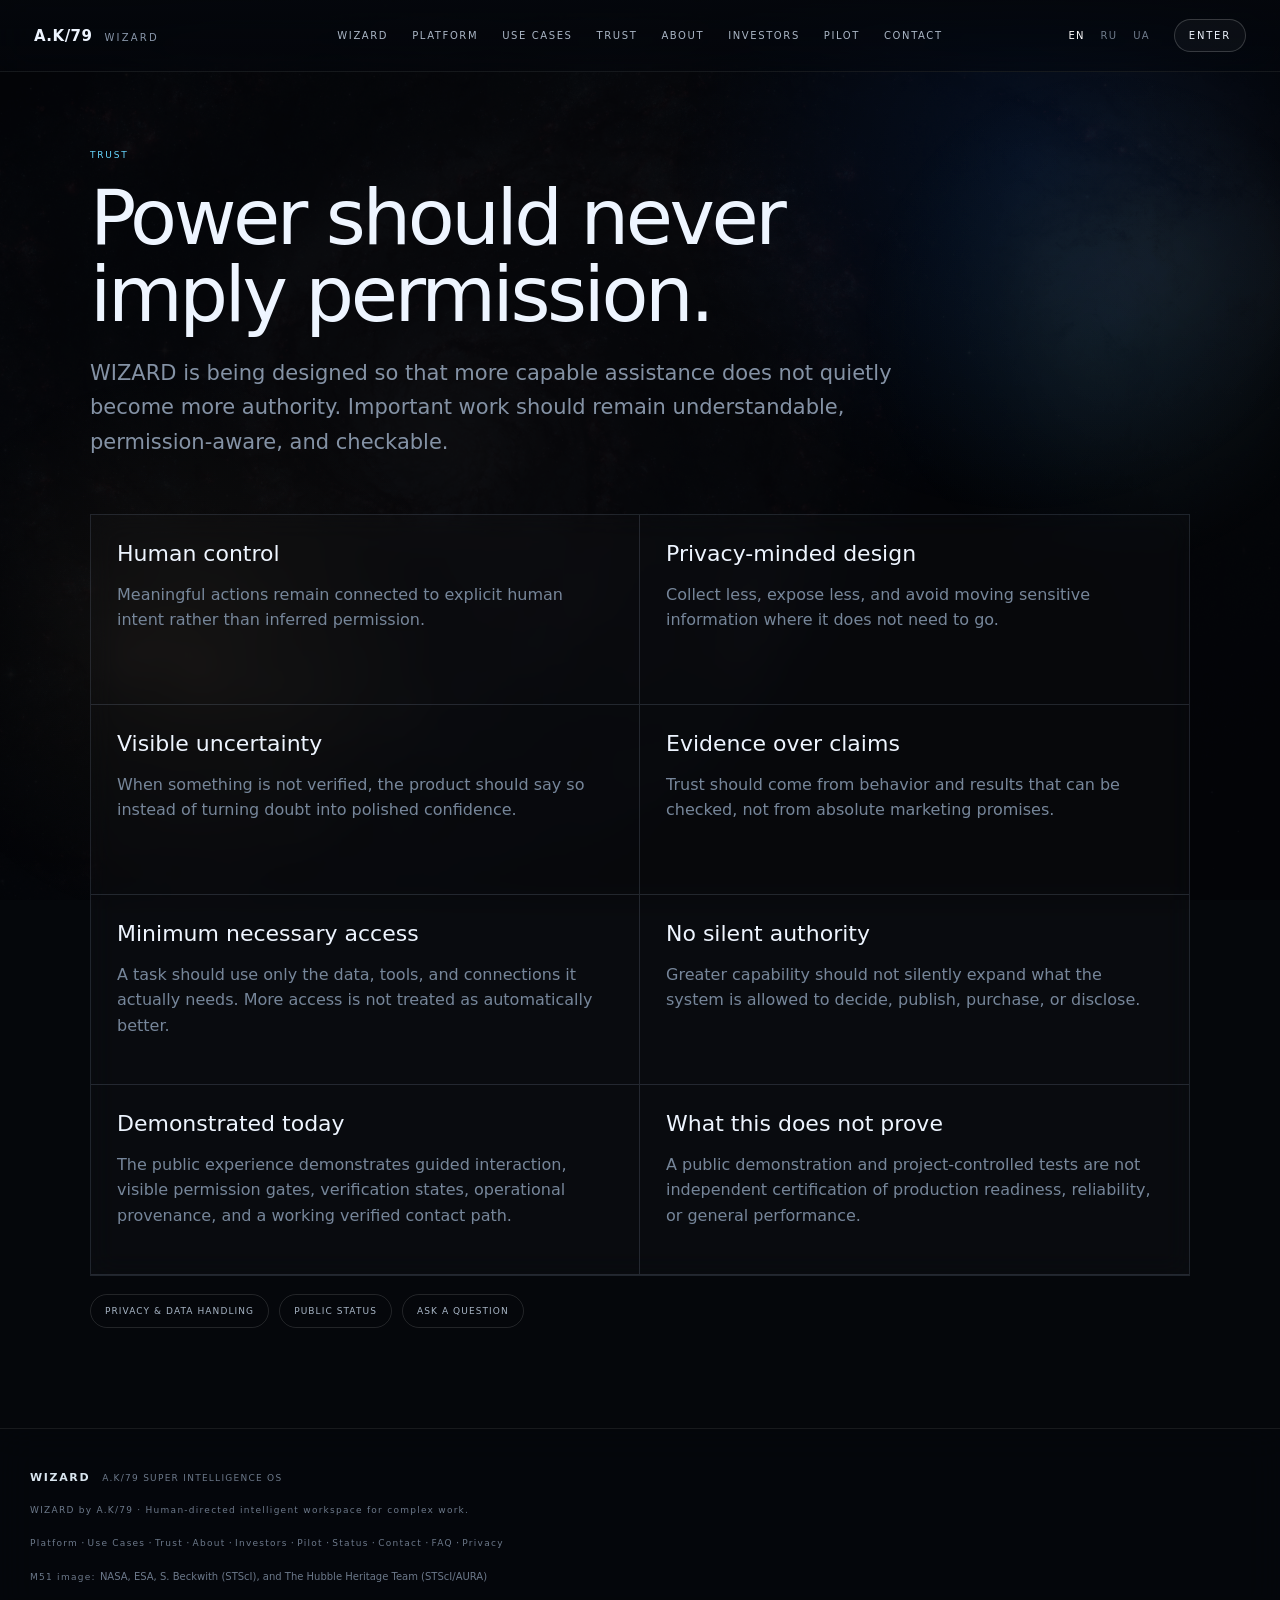
<file: trust/index.html>
<!DOCTYPE html><html lang="en" data-lang="en" translate="no" class="notranslate"><head><meta charSet="utf-8"/><meta name="viewport" content="width=device-width, initial-scale=1"/><link rel="stylesheet" href="/_next/static/chunks/0iq5x818bfavy.css" data-precedence="next"/><link rel="preload" as="script" fetchPriority="low" href="/_next/static/chunks/340ea0fwys4z5.js"/><script src="/_next/static/chunks/0v6qd3hxprdd2.js" async=""></script><script src="/_next/static/chunks/05tem0visqf24.js" async=""></script><script src="/_next/static/chunks/turbopack-2tfle12b84p8l.js" async=""></script><script src="/_next/static/chunks/1m31syuy1i5ck.js" async="" crossorigin=""></script><title>Trust — A.K/79</title><meta name="description" content="How WIZARD approaches human control, privacy, minimum necessary access, visible uncertainty, and evidence-backed trust."/><link rel="manifest" href="/manifest.webmanifest"/><meta name="robots" content="index, follow"/><meta name="google" content="notranslate"/><link rel="canonical" href="https://wizardak79.com/trust/"/><meta property="og:title" content="WIZARD — A.K/79 SUPER INTELLIGENCE OS"/><meta property="og:description" content="From thought to possibility. From possibility to reality."/><meta property="og:url" content="https://wizardak79.com/"/><meta property="og:site_name" content="WIZARD"/><meta property="og:image" content="https://wizardak79.com/m51-deep.jpg"/><meta property="og:image:width" content="2560"/><meta property="og:image:height" content="1440"/><meta property="og:image:alt" content="WIZARD — A.K/79 SUPER INTELLIGENCE OS"/><meta property="og:type" content="website"/><meta name="twitter:card" content="summary_large_image"/><meta name="twitter:title" content="WIZARD — A.K/79 SUPER INTELLIGENCE OS"/><meta name="twitter:description" content="From thought to possibility. From possibility to reality."/><meta name="twitter:image" content="https://wizardak79.com/m51-deep.jpg"/><link rel="icon" href="/favicon.svg"/><script src="/_next/static/chunks/0cz1d0mv5g_q7.js" noModule=""></script></head><body><div hidden=""><!--$--><!--/$--></div><script type="application/ld+json">{"@context":"https://schema.org","@graph":[{"@type":"WebSite","@id":"https://wizardak79.com/#website","url":"https://wizardak79.com/","name":"WIZARD","description":"Human-directed intelligent workspace for complex work.","inLanguage":["en","ru","uk"]},{"@type":"SoftwareApplication","@id":"https://wizardak79.com/#product","name":"WIZARD","applicationCategory":"BusinessApplication","operatingSystem":"Web","url":"https://wizardak79.com/","description":"WIZARD connects research, decisions, creation and verification in a human-directed intelligent workspace.","creator":{"@type":"Organization","name":"A.K/79","url":"https://wizardak79.com/company/"}}]}</script><a class="skip-link" href="#main"><span class="localized-text"><span class="lang lang-en">Skip to content</span><span class="lang lang-ru">К содержанию</span><span class="lang lang-uk">До вмісту</span></span></a><header class="ak-header"><a class="ak-brand" href="/" aria-label="A.K/79 WIZARD home"><strong class="notranslate" translate="no" lang="en" data-ak79-brand="locked">A.K/79</strong><span class="notranslate" translate="no" lang="en" data-ak79-brand="locked">WIZARD</span></a><nav class="ak-nav" aria-label="Primary navigation">            <a href="/#wizard"><span class="notranslate" translate="no" lang="en" data-ak79-brand="locked">WIZARD</span></a><a href="/platform/"><span class="localized-text"><span class="lang lang-en">PLATFORM</span><span class="lang lang-ru">ПЛАТФОРМА</span><span class="lang lang-uk">ПЛАТФОРМА</span></span></a><a href="/use-cases/"><span class="localized-text"><span class="lang lang-en">USE CASES</span><span class="lang lang-ru">СЦЕНАРИИ</span><span class="lang lang-uk">СЦЕНАРІЇ</span></span></a><a href="/trust/"><span class="localized-text"><span class="lang lang-en">TRUST</span><span class="lang lang-ru">ДОВЕРИЕ</span><span class="lang lang-uk">ДОВІРА</span></span></a><a href="/company/"><span class="localized-text"><span class="lang lang-en">ABOUT</span><span class="lang lang-ru">О НАС</span><span class="lang lang-uk">ПРО НАС</span></span></a><a href="/investors/"><span class="localized-text"><span class="lang lang-en">INVESTORS</span><span class="lang lang-ru">ИНВЕСТОРАМ</span><span class="lang lang-uk">ІНВЕСТОРАМ</span></span></a><a href="/pilot/"><span class="localized-text"><span class="lang lang-en">PILOT</span><span class="lang lang-ru">ПИЛОТ</span><span class="lang lang-uk">ПІЛОТ</span></span></a><a href="/contact/"><span class="localized-text"><span class="lang lang-en">CONTACT</span><span class="lang lang-ru">КОНТАКТЫ</span><span class="lang lang-uk">КОНТАКТИ</span></span></a></nav><div class="ak-header-actions"><details class="ak-mobile-menu"><summary><span class="localized-text"><span class="lang lang-en">MENU</span><span class="lang lang-ru">МЕНЮ</span><span class="lang lang-uk">МЕНЮ</span></span></summary><nav class="ak-mobile-menu-panel" aria-label="Mobile navigation"><a href="/#wizard"><span class="notranslate" translate="no" lang="en" data-ak79-brand="locked">WIZARD</span></a><a href="/platform/"><span class="localized-text"><span class="lang lang-en">Platform</span><span class="lang lang-ru">Платформа</span><span class="lang lang-uk">Платформа</span></span></a><a href="/use-cases/"><span class="localized-text"><span class="lang lang-en">Use Cases</span><span class="lang lang-ru">Сценарии</span><span class="lang lang-uk">Сценарії</span></span></a><a href="/trust/"><span class="localized-text"><span class="lang lang-en">Trust</span><span class="lang lang-ru">Доверие</span><span class="lang lang-uk">Довіра</span></span></a><a href="/company/"><span class="localized-text"><span class="lang lang-en">About</span><span class="lang lang-ru">О нас</span><span class="lang lang-uk">Про нас</span></span></a><a href="/investors/"><span class="localized-text"><span class="lang lang-en">Investors</span><span class="lang lang-ru">Инвесторам</span><span class="lang lang-uk">Інвесторам</span></span></a><a href="/pilot/"><span class="localized-text"><span class="lang lang-en">Pilot</span><span class="lang lang-ru">Пилот</span><span class="lang lang-uk">Пілот</span></span></a><a href="/status/"><span class="localized-text"><span class="lang lang-en">Status</span><span class="lang lang-ru">Статус</span><span class="lang lang-uk">Статус</span></span></a><a href="/faq/"><span class="localized-text"><span class="lang lang-en">FAQ</span><span class="lang lang-ru">Вопросы</span><span class="lang lang-uk">Запитання</span></span></a><a href="/contact/"><span class="localized-text"><span class="lang lang-en">Contact</span><span class="lang lang-ru">Контакты</span><span class="lang lang-uk">Контакти</span></span></a><a href="/privacy/"><span class="localized-text"><span class="lang lang-en">Privacy</span><span class="lang lang-ru">Приватность</span><span class="lang lang-uk">Приватність</span></span></a></nav></details><div class="language-switcher" role="group" aria-label="Language"><button type="button" class="active" aria-pressed="true" aria-label="Language: EN">EN</button><button type="button" class="" aria-pressed="false" aria-label="Language: RU">RU</button><button type="button" class="" aria-pressed="false" aria-label="Language: UA">UA</button></div><a class="ak-enter" href="/#first-thought"><span class="localized-text"><span class="lang lang-en">ENTER</span><span class="lang lang-ru">ВОЙТИ</span><span class="lang lang-uk">УВІЙТИ</span></span></a></div></header><main id="main"><section class="section shell subpage"><div class="subpage-glow" aria-hidden="true"></div><div class="section-head wide-head"><div class="kicker"><span class="localized-text"><span class="lang lang-en">Trust</span><span class="lang lang-ru">Доверие</span><span class="lang lang-uk">Довіра</span></span></div><h1><span class="localized-text"><span class="lang lang-en">Power should never imply permission.</span><span class="lang lang-ru">Возможность не должна означать разрешение.</span><span class="lang lang-uk">Можливість не повинна означати дозвіл.</span></span></h1><p class="localized-text lead"><span class="lang lang-en">WIZARD is being designed so that more capable assistance does not quietly become more authority. Important work should remain understandable, permission-aware, and checkable.</span><span class="lang lang-ru">WIZARD проектируется так, чтобы рост возможностей помощи не превращался незаметно в рост полномочий. Важная работа должна оставаться понятной, учитывать разрешения и поддаваться проверке.</span><span class="lang lang-uk">WIZARD проєктується так, щоб зростання можливостей допомоги не перетворювалося непомітно на зростання повноважень. Важлива робота має залишатися зрозумілою, враховувати дозволи та піддаватися перевірці.</span></p></div><div class="panel-grid"><article class="panel interactive-card"><strong><span class="localized-text"><span class="lang lang-en">Human control</span><span class="lang lang-ru">Контроль человека</span><span class="lang lang-uk">Контроль людини</span></span></strong><p class="localized-text"><span class="lang lang-en">Meaningful actions remain connected to explicit human intent rather than inferred permission.</span><span class="lang lang-ru">Значимые действия остаются связанными с явным намерением человека, а не с предполагаемым разрешением.</span><span class="lang lang-uk">Значущі дії залишаються пов’язаними з явним наміром людини, а не з припущеним дозволом.</span></p></article><article class="panel interactive-card"><strong><span class="localized-text"><span class="lang lang-en">Privacy-minded design</span><span class="lang lang-ru">Приватность по умолчанию</span><span class="lang lang-uk">Приватність за замовчуванням</span></span></strong><p class="localized-text"><span class="lang lang-en">Collect less, expose less, and avoid moving sensitive information where it does not need to go.</span><span class="lang lang-ru">Собирать меньше, раскрывать меньше и не перемещать чувствительные данные туда, где им не нужно быть.</span><span class="lang lang-uk">Збирати менше, розкривати менше й не переміщати чутливі дані туди, де їм не потрібно бути.</span></p></article><article class="panel interactive-card"><strong><span class="localized-text"><span class="lang lang-en">Visible uncertainty</span><span class="lang lang-ru">Видимая неопределённость</span><span class="lang lang-uk">Видима невизначеність</span></span></strong><p class="localized-text"><span class="lang lang-en">When something is not verified, the product should say so instead of turning doubt into polished confidence.</span><span class="lang lang-ru">Если что-то не проверено, продукт должен сказать об этом, а не превращать сомнение в уверенный тон.</span><span class="lang lang-uk">Якщо щось не перевірено, продукт має сказати про це, а не перетворювати сумнів на впевнений тон.</span></p></article><article class="panel interactive-card"><strong><span class="localized-text"><span class="lang lang-en">Evidence over claims</span><span class="lang lang-ru">Доказательства раньше заявлений</span><span class="lang lang-uk">Докази раніше за заяви</span></span></strong><p class="localized-text"><span class="lang lang-en">Trust should come from behavior and results that can be checked, not from absolute marketing promises.</span><span class="lang lang-ru">Доверие должно возникать из поведения и проверяемых результатов, а не из абсолютных маркетинговых обещаний.</span><span class="lang lang-uk">Довіра має виникати з поведінки та перевірюваних результатів, а не з абсолютних маркетингових обіцянок.</span></p></article><article class="panel interactive-card"><strong><span class="localized-text"><span class="lang lang-en">Minimum necessary access</span><span class="lang lang-ru">Минимально необходимый доступ</span><span class="lang lang-uk">Мінімально необхідний доступ</span></span></strong><p class="localized-text"><span class="lang lang-en">A task should use only the data, tools, and connections it actually needs. More access is not treated as automatically better.</span><span class="lang lang-ru">Задача должна использовать только те данные, инструменты и подключения, которые ей действительно нужны. Больший доступ не считается автоматически лучшим.</span><span class="lang lang-uk">Завдання має використовувати лише ті дані, інструменти та підключення, які йому справді потрібні. Більший доступ не вважається автоматично кращим.</span></p></article><article class="panel interactive-card"><strong><span class="localized-text"><span class="lang lang-en">No silent authority</span><span class="lang lang-ru">Никаких скрытых полномочий</span><span class="lang lang-uk">Жодних прихованих повноважень</span></span></strong><p class="localized-text"><span class="lang lang-en">Greater capability should not silently expand what the system is allowed to decide, publish, purchase, or disclose.</span><span class="lang lang-ru">Рост возможностей не должен незаметно расширять право системы решать, публиковать, покупать или раскрывать информацию.</span><span class="lang lang-uk">Зростання можливостей не повинно непомітно розширювати право системи вирішувати, публікувати, купувати чи розкривати інформацію.</span></p></article><article class="panel interactive-card"><strong><span class="localized-text"><span class="lang lang-en">Demonstrated today</span><span class="lang lang-ru">Что демонстрируется сегодня</span><span class="lang lang-uk">Що демонструється сьогодні</span></span></strong><p class="localized-text"><span class="lang lang-en">The public experience demonstrates guided interaction, visible permission gates, verification states, operational provenance, and a working verified contact path.</span><span class="lang lang-ru">Публичная версия демонстрирует управляемое взаимодействие, видимые границы разрешений, состояния проверки, операционную прослеживаемость и работающий проверенный канал связи.</span><span class="lang lang-uk">Публічна версія демонструє керовану взаємодію, видимі межі дозволів, стани перевірки, операційну простежуваність і робочий перевірений канал зв’язку.</span></p></article><article class="panel interactive-card"><strong><span class="localized-text"><span class="lang lang-en">What this does not prove</span><span class="lang lang-ru">Чего это не доказывает</span><span class="lang lang-uk">Чого це не доводить</span></span></strong><p class="localized-text"><span class="lang lang-en">A public demonstration and project-controlled tests are not independent certification of production readiness, reliability, or general performance.</span><span class="lang lang-ru">Публичная демонстрация и проектные внутренние проверки не являются независимой сертификацией промышленной готовности, надёжности или общей производительности.</span><span class="lang lang-uk">Публічна демонстрація та проєктні внутрішні перевірки не є незалежною сертифікацією промислової готовності, надійності чи загальної продуктивності.</span></p></article></div><div class="ak-public-story-links"><a href="/privacy/"><span class="localized-text"><span class="lang lang-en">PRIVACY &amp; DATA HANDLING</span><span class="lang lang-ru">ПРИВАТНОСТЬ И ДАННЫЕ</span><span class="lang lang-uk">ПРИВАТНІСТЬ І ДАНІ</span></span></a><a href="/status/"><span class="localized-text"><span class="lang lang-en">PUBLIC STATUS</span><span class="lang lang-ru">СТАТУС СЕРВИСОВ</span><span class="lang lang-uk">СТАТУС СЕРВІСІВ</span></span></a><a href="/contact/"><span class="localized-text"><span class="lang lang-en">ASK A QUESTION</span><span class="lang lang-ru">ЗАДАТЬ ВОПРОС</span><span class="lang lang-uk">ПОСТАВИТИ ЗАПИТАННЯ</span></span></a></div></section><!--$--><!--/$--></main><footer class="ak-footer"><div><strong class="notranslate" translate="no" lang="en" data-ak79-brand="locked">WIZARD</strong><span class="notranslate" translate="no" lang="en" data-ak79-brand="locked">A.K/79 SUPER INTELLIGENCE OS</span></div><p><span class="localized-text"><span class="lang lang-en">WIZARD by A.K/79 · Human-directed intelligent workspace for complex work.</span><span class="lang lang-ru">WIZARD by A.K/79 · Интеллектуальная рабочая среда для сложных задач под управлением человека.</span><span class="lang lang-uk">WIZARD by A.K/79 · Інтелектуальне робоче середовище для складних завдань під керуванням людини.</span></span></p><p><a href="/platform/"><span class="localized-text"><span class="lang lang-en">Platform</span><span class="lang lang-ru">Платформа</span><span class="lang lang-uk">Платформа</span></span></a> · <a href="/use-cases/"><span class="localized-text"><span class="lang lang-en">Use Cases</span><span class="lang lang-ru">Сценарии</span><span class="lang lang-uk">Сценарії</span></span></a> · <a href="/trust/"><span class="localized-text"><span class="lang lang-en">Trust</span><span class="lang lang-ru">Доверие</span><span class="lang lang-uk">Довіра</span></span></a> · <a href="/company/"><span class="localized-text"><span class="lang lang-en">About</span><span class="lang lang-ru">О нас</span><span class="lang lang-uk">Про нас</span></span></a> · <a href="/investors/"><span class="localized-text"><span class="lang lang-en">Investors</span><span class="lang lang-ru">Инвесторам</span><span class="lang lang-uk">Інвесторам</span></span></a> · <a href="/pilot/"><span class="localized-text"><span class="lang lang-en">Pilot</span><span class="lang lang-ru">Пилот</span><span class="lang lang-uk">Пілот</span></span></a> · <a href="/status/"><span class="localized-text"><span class="lang lang-en">Status</span><span class="lang lang-ru">Статус</span><span class="lang lang-uk">Статус</span></span></a> · <a href="/contact/"><span class="localized-text"><span class="lang lang-en">Contact</span><span class="lang lang-ru">Контакты</span><span class="lang lang-uk">Контакти</span></span></a> · <a href="/faq/"><span class="localized-text"><span class="lang lang-en">FAQ</span><span class="lang lang-ru">Вопросы</span><span class="lang lang-uk">Запитання</span></span></a> · <a href="/privacy/"><span class="localized-text"><span class="lang lang-en">Privacy</span><span class="lang lang-ru">Приватность</span><span class="lang lang-uk">Приватність</span></span></a></p><small><span class="localized-text"><span class="lang lang-en">M51 image: </span><span class="lang lang-ru">Изображение M51: </span><span class="lang lang-uk">Зображення M51: </span></span><a href="https://esahubble.org/images/heic0506a/" target="_blank" rel="noreferrer">NASA, ESA, S. Beckwith (STScI), and The Hubble Heritage Team (STScI/AURA)</a></small></footer><script src="/_next/static/chunks/340ea0fwys4z5.js" id="_R_" async=""></script><script>(self.__next_f=self.__next_f||[]).push([0])</script><script>self.__next_f.push([1,"1:\"$Sreact.fragment\"\nc:I[68027,[\"/_next/static/chunks/1m31syuy1i5ck.js\"],\"default\",1]\n:HL[\"/_next/static/chunks/0iq5x818bfavy.css\",\"style\"]\na:X\n0:{\"P\":null,\"c\":[\"\",\"trust\",\"\"],\"q\":\"\",\"i\":false,\"f\":[[[\"\",{\"children\":[\"trust\",{\"children\":[\"__PAGE__\",{},\"$undefined\",\"$undefined\",4608]},\"$undefined\",\"$undefined\",4608]},\"$undefined\",\"$undefined\",4624],[[\"$\",\"$1\",\"c\",{\"children\":[[[\"$\",\"link\",\"0\",{\"rel\":\"stylesheet\",\"href\":\"/_next/static/chunks/0iq5x818bfavy.css\",\"precedence\":\"next\",\"crossOrigin\":\"$undefined\",\"nonce\":\"$undefined\"}],[\"$\",\"script\",\"script-0\",{\"src\":\"/_next/static/chunks/1m31syuy1i5ck.js\",\"async\":true,\"nonce\":\"$undefined\"}]],[\"$\",\"html\",null,{\"lang\":\"en\",\"data-lang\":\"en\",\"translate\":\"no\",\"className\":\"notranslate\",\"suppressHydrationWarning\":true,\"children\":[\"$\",\"body\",null,{\"children\":[[\"$\",\"script\",null,{\"type\":\"application/ld+json\",\"dangerouslySetInnerHTML\":{\"__html\":\"{\\\"@context\\\":\\\"https://schema.org\\\",\\\"@graph\\\":[{\\\"@type\\\":\\\"WebSite\\\",\\\"@id\\\":\\\"https://wizardak79.com/#website\\\",\\\"url\\\":\\\"https://wizardak79.com/\\\",\\\"name\\\":\\\"WIZARD\\\",\\\"description\\\":\\\"Human-directed intelligent workspace for complex work.\\\",\\\"inLanguage\\\":[\\\"en\\\",\\\"ru\\\",\\\"uk\\\"]},{\\\"@type\\\":\\\"SoftwareApplication\\\",\\\"@id\\\":\\\"https://wizardak79.com/#product\\\",\\\"name\\\":\\\"WIZARD\\\",\\\"applicationCategory\\\":\\\"BusinessApplication\\\",\\\"operatingSystem\\\":\\\"Web\\\",\\\"url\\\":\\\"https://wizardak79.com/\\\",\\\"description\\\":\\\"WIZARD connects research, decisions, creation and verification in a human-directed intelligent workspace.\\\",\\\"creator\\\":{\\\"@type\\\":\\\"Organization\\\",\\\"name\\\":\\\"A.K/79\\\",\\\"url\\\":\\\"https://wizardak79.com/company/\\\"}}]}\"}}],[\"$\",\"a\",null,{\"className\":\"skip-link\",\"href\":\"#main\",\"children\":[\"$\",\"span\",null,{\"className\":\"localized-text\",\"children\":[[\"$\",\"span\",null,{\"className\":\"lang lang-en\",\"children\":\"Skip to content\"}],[\"$\",\"span\",null,{\"className\":\"lang lang-ru\",\"children\":\"К содержанию\"}],[\"$\",\"span\",null,{\"className\":\"lang lang-uk\",\"children\":\"До вмісту\"}]]}]}],[\"$\",\"header\",null,{\"className\":\"ak-header\",\"children\":[[\"$\",\"a\",null,{\"className\":\"ak-brand\",\"href\":\"/\",\"aria-label\":\"A.K/79 WIZARD home\",\"children\":[[\"$\",\"strong\",null,{\"className\":\"notranslate\",\"translate\":\"no\",\"lang\":\"en\",\"data-ak79-brand\":\"locked\",\"children\":\"A.K/79\"}],[\"$\",\"span\",null,{\"className\":\"notranslate\",\"translate\":\"no\",\"lang\":\"en\",\"data-ak79-brand\":\"locked\",\"children\":\"WIZARD\"}]]}],[\"$\",\"nav\",null,{\"className\":\"ak-nav\",\"aria-label\":\"Primary navigation\",\"children\":[\"            \",[\"$\",\"a\",null,{\"href\":\"/#wizard\",\"children\":[\"$\",\"span\",null,{\"className\":\"notranslate\",\"translate\":\"no\",\"lang\":\"en\",\"data-ak79-brand\":\"locked\",\"children\":\"WIZARD\"}]}],[\"$\",\"a\",null,{\"href\":\"/platform/\",\"children\":[\"$\",\"span\",null,{\"className\":\"localized-text\",\"children\":[[\"$\",\"span\",null,{\"className\":\"lang lang-en\",\"children\":\"PLATFORM\"}],[\"$\",\"span\",null,{\"className\":\"lang lang-ru\",\"children\":\"ПЛАТФОРМА\"}],[\"$\",\"span\",null,{\"className\":\"lang lang-uk\",\"children\":\"ПЛАТФОРМА\"}]]}]}],[\"$\",\"a\",null,{\"href\":\"/use-cases/\",\"children\":[\"$\",\"span\",null,{\"className\":\"localized-text\",\"children\":[[\"$\",\"span\",null,{\"className\":\"lang lang-en\",\"children\":\"USE CASES\"}],[\"$\",\"span\",null,{\"className\":\"lang lang-ru\",\"children\":\"СЦЕНАРИИ\"}],[\"$\",\"span\",null,{\"className\":\"lang lang-uk\",\"children\":\"СЦЕНАРІЇ\"}]]}]}],[\"$\",\"a\",null,{\"href\":\"/trust/\",\"children\":[\"$\",\"span\",null,{\"className\":\"localized-text\",\"children\":[[\"$\",\"span\",null,{\"className\":\"lang lang-en\",\"children\":\"TRUST\"}],[\"$\",\"span\",null,{\"className\":\"lang lang-ru\",\"children\":\"ДОВЕРИЕ\"}],[\"$\",\"span\",null,{\"className\":\"lang lang-uk\",\"children\":\"ДОВІРА\"}]]}]}],[\"$\",\"a\",null,{\"href\":\"/company/\",\"children\":[\"$\",\"span\",null,{\"className\":\"localized-text\",\"children\":[[\"$\",\"span\",null,{\"className\":\"lang lang-en\",\"children\":\"ABOUT\"}],[\"$\",\"span\",null,{\"className\":\"lang lang-ru\",\"children\":\"О НАС\"}],[\"$\",\"span\",null,{\"className\":\"lang lang-uk\",\"children\":\"ПРО НАС\"}]]}]}],[\"$\",\"a\",null,{\"href\":\"/investors/\",\"children\":[\"$\",\"span\",null,{\"className\":\"localized-text\",\"children\":[[\"$\",\"span\",null,{\"className\":\"lang lang-en\",\"children\":\"INVESTORS\"}],[\"$\",\"span\",null,{\"className\":\"lang lang-ru\",\"children\":\"ИНВЕСТОРАМ\"}],[\"$\",\"span\",null,{\"className\":\"lang lang-uk\",\"children\":\"ІНВЕСТОРАМ\"}]]}]}],[\"$\",\"a\",null,{\"href\":\"/pilot/\",\"children\":[\"$\",\"span\",null,{\"className\":\"localized-text\",\"children\":[[\"$\",\"span\",null,{\"className\":\"lang lang-en\",\"children\":\"PILOT\"}],[\"$\",\"span\",null,{\"className\":\"lang lang-ru\",\"children\":\"ПИЛОТ\"}],[\"$\",\"span\",null,{\"className\":\"lang lang-uk\",\"children\":\"ПІЛОТ\"}]]}]}],[\"$\",\"a\",null,{\"href\":\"/contact/\",\"children\":[\"$\",\"span\",null,{\"className\":\"localized-text\",\"children\":[[\"$\",\"span\",null,{\"className\":\"lang lang-en\",\"children\":\"CONTACT\"}],[\"$\",\"span\",null,{\"className\":\"lang lang-ru\",\"children\":\"КОНТАКТЫ\"}],[\"$\",\"span\",null,{\"className\":\"lang lang-uk\",\"children\":\"КОНТАКТИ\"}]]}]}]]}],[\"$\",\"div\",null,{\"className\":\"ak-header-actions\",\"children\":[[\"$\",\"details\",null,{\"className\":\"ak-mobile-menu\",\"children\":[\"$L2\",\"$L3\"]}],\"$L4\",\"$L5\"]}]]}],\"$L6\",\"$L7\"]}]}]]}],{\"children\":[\"$L8\",{\"children\":[\"$L9\",{},null,false,null]},null,false,\"$a\"]},null,false,null],\"$Lb\",false]],\"m\":\"$undefined\",\"G\":[\"$c\",[\"$Ld\"]],\"S\":true,\"h\":null,\"r\":\"$undefined\",\"s\":\"$undefined\",\"a\":\"$undefined\",\"l\":\"$undefined\",\"p\":\"$undefined\",\"d\":\"$undefined\",\"b\":\"hIfOSZiTNnZ9_TGrLv6p2\"}\ne:I[7783,[\"/_next/static/chunks/1m31syuy1i5ck.js\"],\"default\"]\nf:I[39756,[\"/_next/static/chunks/1m31syuy1i5ck.js\"],\"default\"]\n10:I[37457,[\"/_next/static/chunks/1m31syuy1i5ck.js\"],\"default\"]\n1a:I[97367,[\"/_next/static/chunks/1m31syuy1i5ck.js\"],\"ViewportBoundary\"]\n1c:I[97367,[\"/_next/static/chunks/1m31syuy1i5ck.js\"],\"MetadataBoundary\"]\n1d:\"$Sreact.suspense\"\n2:[\"$\",\"summary\",null,{\"children\":[\"$\",\"span\",null,{\"className\":\"localized-text\",\"children\":[[\"$\",\"span\",null,{\"className\":\"lang lang-en\",\"children\":\"MENU\"}],[\"$\",\"span\",null,{\"className\":\"lang lang-ru\",\"children\":\"МЕНЮ\"}],[\"$\",\"span\",null,{\"className\":\"lang lang-uk\",\"children\":\"МЕНЮ\"}]]}]}]\n3:[\"$\",\"nav\",null,{\"className\":\"ak-mobile-menu-panel\",\"aria-label\":\"Mobile navigation\",\"children\":[[\"$\",\"a\",null,{\"href\":\"/#wizard\",\"children\":[\"$\",\"span\",null,{\"className\":\"notranslate\",\"translate\":\"no\",\"lang\":\"en\",\"data-ak79-brand\":\"locked\",\"children\":\"WIZARD\"}]}],[\"$\",\"a\",null,{\"href\":\"/platform/\",\"children\":[\"$\",\"span\",null,{\"className\":\"localized-text\",\"children\":[[\"$\",\"span\",null,{\"className\":\"lang lang-en\",\"children\":\"Platform\"}],[\"$\",\"span\",null,{\"className\":\"lang lang-ru\",\"children\":\"Платформа\"}],[\"$\",\"span\",null,{\"className\":\"lang lang-uk\",\"children\":\"Платформа\"}]]}]}],[\"$\",\"a\",null,{\"href\":\"/use-cases/\",\"children\":[\"$\",\"span\",null,{\"className\":\"localized-text\",\"children\":[[\"$\",\"span\",null,{\"className\":\"lang lang-en\",\"children\":\"Use Cases\"}],[\"$\",\"span\",null,{\"className\":\"lang lang-ru\",\"children\":\"Сценарии\"}],[\"$\",\"span\",null,{\"className\":\"lang lang-uk\",\"children\":\"Сценарії\"}]]}]}],[\"$\",\"a\",null,{\"href\":\"/trust/\",\"children\":[\"$\",\"span\",null,{\"className\":\"localized-text\",\"children\":[[\"$\",\"span\",null,{\"className\":\"lang lang-en\",\"children\":\"Trust\"}],[\"$\",\"span\",null,{\"className\":\"lang lang-ru\",\"children\":\"Доверие\"}],[\"$\",\"span\",null,{\"className\":\"lang lang-uk\",\"children\":\"Довіра\"}]]}]}],[\"$\",\"a\",null,{\"href\":\"/company/\",\"children\":[\"$\",\"span\",null,{\"className\":\"localized-text\",\"children\":[[\"$\",\"span\",null,{\"className\":\"lang lang-en\",\"children\":\"About\"}],[\"$\",\"span\",null,{\"className\":\"lang lang-ru\",\"children\":\"О нас\"}],[\"$\",\"span\",null,{\"className\":\"lang lang-uk\",\"children\":\"Про нас\"}]]}]}],[\"$\",\"a\",null,{\"href\":\"/investors/\",\"children\":[\"$\",\"span\",null,{\"className\":\"localized-text\",\"children\":[[\"$\",\"span\",null,{\"className\":\"lang lang-en\",\"children\":\"Investors\"}],[\"$\",\"span\",null,{\"className\":\"lang lang-ru\",\"children\":\"Инвесторам\"}],[\"$\",\"span\",null,{\"className\":\"lang lang-uk\",\"children\":\"Інвесторам\"}]]}]}],[\"$\",\"a\",null,{\"href\":\"/pilot/\",\"children\":[\"$\",\"span\",null,{\"className\":\"localized-text\",\"children\":[[\"$\",\"span\",null,{\"className\":\"lang lang-en\",\"children\":\"Pilot\"}],[\"$\",\"span\",null,{\"className\":\"lang lang-ru\",\"children\":\"Пилот\"}],[\"$\",\"span\",null,{\"className\":\"lang lang-uk\",\"children\":\"Пілот\"}]]}]}],[\"$\",\"a\",null,{\"href\":\"/status/\",\"children\":[\"$\",\"span\",null,{\"className\":\"localized-text\",\"children\":[[\"$\",\"span\",null,{\"className\":\"lang lang-en\",\"children\":\"Status\"}],[\"$\",\"span\",null,{\"className\":\"lang lang-ru\",\"children\":\"Статус\"}],[\"$\",\"span\",null,{\"className\":\"lang lang-uk\",\"children\":\"Статус\"}]]}]}],[\"$\",\"a\",null,{\"href\":\"/faq/\",\"children\":[\"$\",\"span\",null,{\"className\":\"localized-text\",\"children\":[[\"$\",\"span\",null,{\"className\":\"lang lang-en\",\"children\":\"FAQ\"}],[\"$\",\"span\",null,{\"className\":\"lang lang-ru\",\"children\":\"Вопросы\"}],[\"$\",\"span\",null,{\"className\":\"lang lang-uk\",\"children\":\"Запитання\"}]]}]}],[\"$\",\"a\",null,{\"href\":\"/contact/\",\"children\":[\"$\",\"span\",null,{\"className\":\"localized-text\",\"children\":[[\"$\",\"span\",null,{\"className\":\"lang lang-en\",\"children\":\"Contact\"}],[\"$\",\"span\",null,{\"className\":\"lang lang-ru\",\"children\":\"Контакты\"}],[\"$\",\"span\",null,{\"className\":\"lang lang-uk\",\"children\":\"Контакти\"}]]}]}],[\"$\",\"a\",null,{\"href\":\"/privacy/\",\"children\":[\"$\",\"span\",null,{\"className\":\"localized-text\",\"children\":[[\"$\",\"span\",null,{\"className\":\"lang lang-en\",\"children\":\"Privacy\"}],[\"$\",\"span\",null,{\"className\":\"lang lang-ru\",\"children\":\"Приватность\"}],[\"$\",\"span\",null,{\"className\":\"lang lang-uk\",\"children\":\"Приватність\"}]]}]}]]}]\n4:[\"$\",\"$Le\",null,{}]\n5:[\"$\",\"a\",null,{\"className\":\"ak-enter\",\"href\":\"/#first-thought\",\"children\":[\"$\",\"span\",null,{\"className\":\"localized-text\",\"children\":[[\"$\",\"span\",null,{\"className\":\"lang lang-en\",\"children\":\"ENTER\"}],[\"$\",\"span\",null,{\"className\":\"lang lang-ru\",\"children\":\"ВОЙТИ\"}],[\"$\",\"span\",null,{\"className\":\"lang lang-uk\",\"children\":\"УВІЙТИ\"}]]}]}]\n6:[\"$\",\"main\",null,{\"id\":\"main\",\"children\":[\"$\",\"$Lf\",null,{\"parallelRouterKey\":\"children\",\"error\":\"$undefined\",\"errorStyles\":\"$undefined\",\"errorScripts\":\"$undefined\",\"template\":[\"$\",\"$L10\",null,{}],\"templateStyles\":\"$undefined\",\"templateScripts\":\"$undefined\",\"notFound\":[[\"$\",\"section\",null,{\"className\":\"section shell subpage not-found-page\",\"children\":[[\"$\",\"div\",null,{\"className\":\"subpage-glow\",\"aria-hidden\":\"true\"}],[\"$\",\"div\",null,{\"className\":\"section-head wide-head\",\"children\":[[\"$\",\"div\",null,{\"className\":\"kicker\",\"children\":\"404\"}],[\"$\",\"h1\",null,{\"children\":[\"$\",\"span\",null,{\"className\":\"localized-text\",\"children\":[[\"$\",\"span\",null,{\"className\":\"lang lang-en\",\"children\":\"This path does not exist.\"}],[\"$\",\"span\",null,{\"className\":\"lang lang-ru\",\"children\":\"Такой страницы нет.\"}],[\"$\",\"span\",null,{\"className\":\"lang lang-uk\",\"children\":\"Такої сторінки немає.\"}]]}]}],[\"$\",\"p\",null,{\"className\":\"localized-text lead\",\"children\":[[\"$\",\"span\",null,{\"className\":\"lang lang-en\",\"children\":\"The link may be old, incomplete, or moved. The public WIZARD site is still here.\"}],[\"$\",\"span\",null,{\"className\":\"lang lang-ru\",\"children\":\"Ссылка могла устареть, быть неполной или страница могла переехать. Публичный сайт WIZARD по-прежнему здесь.\"}],[\"$\",\"span\",null,{\"className\":\"lang lang-uk\",\"children\":\"Посилання могло застаріти, бути неповним або сторінка могла переїхати. Публічний сайт WIZARD усе ще тут.\"}]]}]]}],[\"$\",\"div\",null,{\"className\":\"ak-public-story-links\",\"children\":[[\"$\",\"a\",null,{\"href\":\"/\",\"children\":[\"$\",\"span\",null,{\"className\":\"localized-text\",\"children\":[[\"$\",\"span\",null,{\"className\":\"lang lang-en\",\"children\":\"HOME\"}],[\"$\",\"span\",null,{\"className\":\"lang lang-ru\",\"children\":\"ГЛАВНАЯ\"}],[\"$\",\"span\",null,{\"className\":\"lang lang-uk\",\"children\":\"ГОЛОВНА\"}]]}]}],[\"$\",\"a\",null,{\"href\":\"/pilot/\",\"children\":[\"$\",\"span\",null,{\"className\":\"localized-text\",\"children\":[[\"$\",\"span\",null,{\"className\":\"lang lang-en\",\"children\":\"PILOT\"}],[\"$\",\"span\",null,{\"className\":\"lang lang-ru\",\"children\":\"ПИЛОТ\"}],[\"$\",\"span\",null,{\"className\":\"lang lang-uk\",\"children\":\"ПІЛОТ\"}]]}]}],[\"$\",\"a\",null,{\"href\":\"/contact/\",\"children\":[\"$\",\"span\",null,{\"className\":\"localized-text\",\"children\":[[\"$\",\"span\",null,{\"className\":\"lang lang-en\",\"children\":\"CONTACT\"}],[\"$\",\"span\",null,{\"className\":\"lang lang-ru\",\"children\":\"КОНТАКТЫ\"}],[\"$\",\"span\",null,{\"className\":\"lang lang-uk\",\"children\":\"КОНТАКТИ\"}]]}]}]]}]]}],[]],\"forbidden\":\"$undefined\",\"unauthorized\":\"$undefined\"}]}]\n7:[\"$\",\"footer\",null,{\"className\":\"ak-footer\",\"children\":[[\"$\",\"div\",null,{\"children\":[[\"$\",\"strong\",null,{\"className\":\"notranslate\",\"translate\":\"no\",\"lang\":\"en\",\"data-ak79-brand\":\"locked\",\"children\":\"WIZARD\"}],[\"$\",\"span\",null,{\"className\":\"notranslate\",\"translate\":\"no\",\"lang\":\"en\",\"data-ak79-brand\":\"locked\",\"children\":\"A.K/79 SUPER INTELLIGENCE OS\"}]]}],[\"$\",\"p\",null,{\"children\":[\"$\",\"span\",null,{\"className\":\"localized-text\",\"children\":[[\"$\",\"span\",null,{\"className\":\"lang lang-en\",\"children\":\"WIZARD by A.K/79 · Human-directed intelligent workspace for complex work.\"}],[\"$\",\"span\",null,{\"className\":\"lang lang-ru\",\"children\":\"WIZARD by A.K/79 · Интеллектуальная рабочая среда для сложных задач под управлением человека.\"}],[\"$\",\"span\",null,{\"className\":\"lang lang-uk\",\"children\":\"WIZARD by A.K/79 · Інтелектуальне робоче середовище для складних завдань під керуванням людини.\"}]]}]}],[\"$\",\"p\",null,{\"children\":[[\"$\",\"a\",null,{\"href\":\"/platform/\",\"children\":[\"$\",\"span\",null,{\"className\":\"localized-text\",\"children\":[[\"$\",\"span\",null,{\"className\":\"lang lang-en\",\"children\":\"Platform\"}],[\"$\",\"span\",null,{\"className\":\"lang lang-ru\",\"children\":\"Платформа\"}],[\"$\",\"span\",null,{\"className\":\"lang lang-uk\",\"children\":\"Платформа\"}]]}]}],\" · \",[\"$\",\"a\",null,{\"href\":\"/use-cases/\",\"children\":[\"$\",\"span\",null,{\"className\":\"localized-text\",\"children\":[[\"$\",\"span\",null,{\"className\":\"lang lang-en\",\"children\":\"Use Cases\"}],[\"$\",\"span\",null,{\"className\":\"lang lang-ru\",\"children\":\"Сценарии\"}],[\"$\",\"span\",null,{\"className\":\"lang lang-uk\",\"children\":\"Сценарії\"}]]}]}],\" · \",[\"$\",\"a\",null,{\"href\":\"/trust/\",\"children\":[\"$\",\"span\",null,{\"className\":\"localized-text\",\"children\":[[\"$\",\"span\",null,{\"className\":\"lang lang-en\",\"children\":\"Trust\"}],[\"$\",\"span\",null,{\"className\":\"lang lang-ru\",\"children\":\"Доверие\"}],[\"$\",\"span\",null,{\"className\":\"lang lang-uk\",\"children\":\"Довіра\"}]]}]}],\" · \",[\"$\",\"a\",null,{\"href\":\"/company/\",\"children\":[\"$\",\"span\",null,{\"className\":\"localized-text\",\"children\":[[\"$\",\"span\",null,{\"className\":\"lang lang-en\",\"children\":\"About\"}],[\"$\",\"span\",null,{\"className\":\"lang lang-ru\",\"children\":\"О нас\"}],[\"$\",\"span\",null,{\"className\":\"lang lang-uk\",\"children\":\"Про нас\"}]]}]}],\" · \",[\"$\",\"a\",null,{\"href\":\"/investors/\",\"children\":[\"$\",\"span\",null,{\"className\":\"localized-text\",\"children\":[[\"$\",\"span\",null,{\"className\":\"lang lang-en\",\"children\":\"Investors\"}],[\"$\",\"span\",null,{\"className\":\"lang lang-ru\",\"children\":\"Инвесторам\"}],[\"$\",\"span\",null,{\"className\":\"lang lang-uk\",\"children\":\"Інвесторам\"}]]}]}],\" · \",[\"$\",\"a\",null,{\"href\":\"/pilot/\",\"children\":[\"$\",\"span\",null,{\"className\":\"localized-text\",\"children\":[[\"$\",\"span\",null,{\"className\":\"lang lang-en\",\"children\":\"Pilot\"}],[\"$\",\"span\",null,{\"className\":\"lang lang-ru\",\"children\":\"Пилот\"}],[\"$\",\"span\",null,{\"className\":\"lang lang-uk\",\"children\":\"Пілот\"}]]}]}],\" · \",[\"$\",\"a\",null,{\"href\":\"/status/\",\"children\":[\"$\",\"span\",null,{\"className\":\"localized-text\",\"children\":[[\"$\",\"span\",null,{\"className\":\"lang lang-en\",\"children\":\"Status\"}],[\"$\",\"span\",null,{\"className\":\"lang lang-ru\",\"children\":\"Статус\"}],[\"$\",\"span\",null,{\"className\":\"lang lang-uk\",\"children\":\"Статус\"}]]}]}],\" · \",[\"$\",\"a\",null,{\"href\":\"/contact/\",\"children\":[\"$\",\"span\",null,{\"className\":\"localized-text\",\"children\":[[\"$\",\"span\",null,{\"className\":\"lang lang-en\",\"children\":\"Contact\"}],[\"$\",\"span\",null,{\"className\":\"lang lang-ru\",\"children\":\"Контакты\"}],[\"$\",\"span\",null,{\"className\":\"lang lang-uk\",\"children\":\"Контакти\"}]]}]}],\" · \",[\"$\",\"a\",null,{\"href\":\"/faq/\",\"children\":[\"$\",\"span\",null,{\"className\":\"localized-text\",\"children\":[[\"$\",\"span\",null,{\"className\":\"lang lang-en\",\"children\":\"FAQ\"}],[\"$\",\"span\",null,{\"className\":\"lang lang-ru\",\"children\":\"Вопросы\"}],[\"$\",\"span\",null,{\"className\":\"lang lang-uk\",\"children\":\"Запитання\"}]]}]}],\" · \",[\"$\",\"a\",null,{\"href\":\"/privacy/\",\"children\":[\"$\",\"span\",null,{\"className\":\"localized-text\",\"children\":[[\"$\",\"span\",null,{\"className\":\"lang lang-en\",\"children\":\"Privacy\"}],[\"$\",\"span\",null,{\"className\":\"lang lang-ru\",\"children\":\"Приватность\"}],[\"$\",\"span\",null,{\"className\":\"lang lang-uk\",\"children\":\"Приватність\"}]]}]}]]}],[\"$\",\"small\",null,{\"children\":[[\"$\",\"span\",null,{\"className\":\"localized-text\",\"children\":[[\"$\",\"span\",null,{\"className\":\"lang lang-en\",\"children\":\"M51 image: \"}],[\"$\",\"span\",null,{\"className\":\"lang lang-ru\",\"children\":\"Изображение M51: \"}],[\"$\",\"span\",null,{\"className\":\"lang lang-uk\",\"children\":\"Зображення M51: \"}]]}],[\"$\",\"a\",null,{\"href\":\"https://esahubble.org/images/heic0506a/\",\"target\":\"_blank\",\"rel\":\"noreferrer\",\"children\":\"NASA, ESA, S. Beckwith (STScI), and The Hubble Heritage Team (STScI/AURA)\"}]]}]]}]\n8:[\"$\",\"$1\",\"c\",{\"children\":[null,[\"$\",\"$Lf\",null,{\"parallelRouterKey\":\"children\",\"error\":\"$undefined\",\"errorStyles\":\"$undefined\",\"errorScripts\":\"$undefined\",\"template\":[\"$\",\"$L10\",null,{}],\"templateStyles\":\"$undefined\",\"templateScripts\":\"$undefined\",\"notFound\":\"$undefined\",\"forbidden\":\"$undefined\",\"unauthorized\":\"$undefined\"}]]}]\n"])</script><script>self.__next_f.push([1,"9:[\"$\",\"$1\",\"c\",{\"children\":[[\"$\",\"section\",null,{\"className\":\"section shell subpage\",\"children\":[[\"$\",\"div\",null,{\"className\":\"subpage-glow\",\"aria-hidden\":\"true\"}],[\"$\",\"div\",null,{\"className\":\"section-head wide-head\",\"children\":[[\"$\",\"div\",null,{\"className\":\"kicker\",\"children\":[\"$\",\"span\",null,{\"className\":\"localized-text\",\"children\":[[\"$\",\"span\",null,{\"className\":\"lang lang-en\",\"children\":\"Trust\"}],[\"$\",\"span\",null,{\"className\":\"lang lang-ru\",\"children\":\"Доверие\"}],[\"$\",\"span\",null,{\"className\":\"lang lang-uk\",\"children\":\"Довіра\"}]]}]}],[\"$\",\"h1\",null,{\"children\":[\"$\",\"span\",null,{\"className\":\"localized-text\",\"children\":[[\"$\",\"span\",null,{\"className\":\"lang lang-en\",\"children\":\"Power should never imply permission.\"}],[\"$\",\"span\",null,{\"className\":\"lang lang-ru\",\"children\":\"Возможность не должна означать разрешение.\"}],[\"$\",\"span\",null,{\"className\":\"lang lang-uk\",\"children\":\"Можливість не повинна означати дозвіл.\"}]]}]}],[\"$\",\"p\",null,{\"className\":\"localized-text lead\",\"children\":[[\"$\",\"span\",null,{\"className\":\"lang lang-en\",\"children\":\"WIZARD is being designed so that more capable assistance does not quietly become more authority. Important work should remain understandable, permission-aware, and checkable.\"}],[\"$\",\"span\",null,{\"className\":\"lang lang-ru\",\"children\":\"WIZARD проектируется так, чтобы рост возможностей помощи не превращался незаметно в рост полномочий. Важная работа должна оставаться понятной, учитывать разрешения и поддаваться проверке.\"}],[\"$\",\"span\",null,{\"className\":\"lang lang-uk\",\"children\":\"WIZARD проєктується так, щоб зростання можливостей допомоги не перетворювалося непомітно на зростання повноважень. Важлива робота має залишатися зрозумілою, враховувати дозволи та піддаватися перевірці.\"}]]}]]}],[\"$\",\"div\",null,{\"className\":\"panel-grid\",\"children\":[[\"$\",\"article\",null,{\"className\":\"panel interactive-card\",\"children\":[[\"$\",\"strong\",null,{\"children\":[\"$\",\"span\",null,{\"className\":\"localized-text\",\"children\":[[\"$\",\"span\",null,{\"className\":\"lang lang-en\",\"children\":\"Human control\"}],[\"$\",\"span\",null,{\"className\":\"lang lang-ru\",\"children\":\"Контроль человека\"}],[\"$\",\"span\",null,{\"className\":\"lang lang-uk\",\"children\":\"Контроль людини\"}]]}]}],[\"$\",\"p\",null,{\"className\":\"localized-text\",\"children\":[[\"$\",\"span\",null,{\"className\":\"lang lang-en\",\"children\":\"Meaningful actions remain connected to explicit human intent rather than inferred permission.\"}],[\"$\",\"span\",null,{\"className\":\"lang lang-ru\",\"children\":\"Значимые действия остаются связанными с явным намерением человека, а не с предполагаемым разрешением.\"}],[\"$\",\"span\",null,{\"className\":\"lang lang-uk\",\"children\":\"Значущі дії залишаються пов’язаними з явним наміром людини, а не з припущеним дозволом.\"}]]}]]}],[\"$\",\"article\",null,{\"className\":\"panel interactive-card\",\"children\":[[\"$\",\"strong\",null,{\"children\":[\"$\",\"span\",null,{\"className\":\"localized-text\",\"children\":[[\"$\",\"span\",null,{\"className\":\"lang lang-en\",\"children\":\"Privacy-minded design\"}],[\"$\",\"span\",null,{\"className\":\"lang lang-ru\",\"children\":\"Приватность по умолчанию\"}],[\"$\",\"span\",null,{\"className\":\"lang lang-uk\",\"children\":\"Приватність за замовчуванням\"}]]}]}],[\"$\",\"p\",null,{\"className\":\"localized-text\",\"children\":[[\"$\",\"span\",null,{\"className\":\"lang lang-en\",\"children\":\"Collect less, expose less, and avoid moving sensitive information where it does not need to go.\"}],[\"$\",\"span\",null,{\"className\":\"lang lang-ru\",\"children\":\"Собирать меньше, раскрывать меньше и не перемещать чувствительные данные туда, где им не нужно быть.\"}],[\"$\",\"span\",null,{\"className\":\"lang lang-uk\",\"children\":\"Збирати менше, розкривати менше й не переміщати чутливі дані туди, де їм не потрібно бути.\"}]]}]]}],[\"$\",\"article\",null,{\"className\":\"panel interactive-card\",\"children\":[[\"$\",\"strong\",null,{\"children\":[\"$\",\"span\",null,{\"className\":\"localized-text\",\"children\":[[\"$\",\"span\",null,{\"className\":\"lang lang-en\",\"children\":\"Visible uncertainty\"}],[\"$\",\"span\",null,{\"className\":\"lang lang-ru\",\"children\":\"Видимая неопределённость\"}],[\"$\",\"span\",null,{\"className\":\"lang lang-uk\",\"children\":\"Видима невизначеність\"}]]}]}],[\"$\",\"p\",null,{\"className\":\"localized-text\",\"children\":[[\"$\",\"span\",null,{\"className\":\"lang lang-en\",\"children\":\"When something is not verified, the product should say so instead of turning doubt into polished confidence.\"}],\"$L11\",\"$L12\"]}]]}],\"$L13\",\"$L14\",\"$L15\",\"$L16\",\"$L17\"]}],\"$L18\"]}],null,\"$L19\"]}]\nb:[\"$\",\"$1\",\"h\",{\"children\":[null,[\"$\",\"$L1a\",null,{\"children\":\"$L1b\"}],[\"$\",\"div\",null,{\"hidden\":true,\"children\":[\"$\",\"$L1c\",null,{\"children\":[\"$\",\"$1d\",null,{\"name\":\"Next.Metadata\",\"children\":\"$L1e\"}]}]}],null]}]\nd:[\"$\",\"link\",\"0\",{\"rel\":\"stylesheet\",\"href\":\"/_next/static/chunks/0iq5x818bfavy.css\",\"precedence\":\"next\",\"crossOrigin\":\"$undefined\",\"nonce\":\"$undefined\"}]\n1f:I[97367,[\"/_next/static/chunks/1m31syuy1i5ck.js\"],\"OutletBoundary\"]\na:C\n11:[\"$\",\"span\",null,{\"className\":\"lang lang-ru\",\"children\":\"Если что-то не проверено, продукт должен сказать об этом, а не превращать сомнение в уверенный тон.\"}]\n12:[\"$\",\"span\",null,{\"className\":\"lang lang-uk\",\"children\":\"Якщо щось не перевірено, продукт має сказати про це, а не перетворювати сумнів на впевнений тон.\"}]\n13:[\"$\",\"article\",null,{\"className\":\"panel interactive-card\",\"children\":[[\"$\",\"strong\",null,{\"children\":[\"$\",\"span\",null,{\"className\":\"localized-text\",\"children\":[[\"$\",\"span\",null,{\"className\":\"lang lang-en\",\"children\":\"Evidence over claims\"}],[\"$\",\"span\",null,{\"className\":\"lang lang-ru\",\"children\":\"Доказательства раньше заявлений\"}],[\"$\",\"span\",null,{\"className\":\"lang lang-uk\",\"children\":\"Докази раніше за заяви\"}]]}]}],[\"$\",\"p\",null,{\"className\":\"localized-text\",\"children\":[[\"$\",\"span\",null,{\"className\":\"lang lang-en\",\"children\":\"Trust should come from behavior and results that can be checked, not from absolute marketing promises.\"}],[\"$\",\"span\",null,{\"className\":\"lang lang-ru\",\"children\":\"Доверие должно возникать из поведения и проверяемых результатов, а не из абсолютных маркетинговых обещаний.\"}],[\"$\",\"span\",null,{\"className\":\"lang lang-uk\",\"children\":\"Довіра має виникати з поведінки та перевірюваних результатів, а не з абсолютних маркетингових обіцянок.\"}]]}]]}]\n14:[\"$\",\"article\",null,{\"className\":\"panel interactive-card\",\"children\":[[\"$\",\"strong\",null,{\"children\":[\"$\",\"span\",null,{\"className\":\"localized-text\",\"children\":[[\"$\",\"span\",null,{\"className\":\"lang lang-en\",\"children\":\"Minimum necessary access\"}],[\"$\",\"span\",null,{\"className\":\"lang lang-ru\",\"children\":\"Минимально необходимый доступ\"}],[\"$\",\"span\",null,{\"className\":\"lang lang-uk\",\"children\":\"Мінімально необхідний доступ\"}]]}]}],[\"$\",\"p\",null,{\"className\":\"localized-text\",\"children\":[[\"$\",\"span\",null,{\"className\":\"lang lang-en\",\"children\":\"A task should use only the data, tools, and connections it actually needs. More access is not treated as automatically better.\"}],[\"$\",\"span\",null,{\"className\":\"lang lang-ru\",\"children\":\"Задача должна использовать только те данные, инструменты и подключения, которые ей действительно нужны. Больший доступ не считается автоматически лучшим.\"}],[\"$\",\"span\",null,{\"className\":\"lang lang-uk\",\"children\":\"Завдання має використовувати лише ті дані, інструменти та підключення, які йому справді потрібні. Більший доступ не вважається автоматично кращим.\"}]]}]]}]\n15:[\"$\",\"article\",null,{\"className\":\"panel interactive-card\",\"children\":[[\"$\",\"strong\",null,{\"children\":[\"$\",\"span\",null,{\"className\":\"localized-text\",\"children\":[[\"$\",\"span\",null,{\"className\":\"lang lang-en\",\"children\":\"No silent authority\"}],[\"$\",\"span\",null,{\"className\":\"lang lang-ru\",\"children\":\"Никаких скрытых полномочий\"}],[\"$\",\"span\",null,{\"className\":\"lang lang-uk\",\"children\":\"Жодних прихованих повноважень\"}]]}]}],[\"$\",\"p\",null,{\"className\":\"localized-text\",\"children\":[[\"$\",\"span\",null,{\"className\":\"lang lang-en\",\"children\":\"Greater capability should not silently expand what the system is allowed to decide, publish, purchase, or disclose.\"}],[\"$\",\"span\",null,{\"className\":\"lang lang-ru\",\"children\":\"Рост возможностей не должен незаметно расширять право системы решать, публиковать, покупать или раскрывать информацию.\"}],[\"$\",\"span\",null,{\"className\":\"lang lang-uk\",\"children\":\"Зростання можливостей не повинно непомітно розширювати право системи вирішувати, публікувати, купувати чи розкривати інформацію.\"}]]}]]}]\n16:[\"$\",\"article\",null,{\"className\":\"panel interactive-card\",\"children\":[[\"$\",\"strong\",null,{\"children\":[\"$\",\"span\",null,{\"className\":\"localized-text\",\"children\":[[\"$\",\"span\",null,{\"className\":\"lang lang-en\",\"children\":\"Demonstrated today\"}],[\"$\",\"span\",null,{\"className\":\"lang lang-ru\",\"children\":\"Что демонстрируется сегодня\"}],[\"$\",\"span\",null,{\"className\":\"lang lang-uk\",\"children\":\"Що демонструється сьогодні\"}]]}]}],[\"$\",\"p\",null,{\"className\":\"localized-text\",\"children\":[[\"$\",\"span\",null,{\"className\":\"lang lang-en\",\"children\":\"The public experience demonstrates guided interaction, visible permission gates, verification states, operational provenance, and a working verified contact path.\"}],[\"$\",\"span\",null,{\"className\":\"lang lang-ru\",\"children\":\"Публичная версия демонстрирует управляемое взаимодействие, видимые границы разрешений, состояния проверки, операционную прослеживаемость и работающий проверенный канал связи.\"}],[\"$\",\"span\",null,{\"className\":\"lang lang-uk\",\"children\":\"Публічна версія демонструє керовану взаємодію, видимі межі дозволів, стани перевірки, операційну простежуваність і робочий перевірений канал зв’язку.\"}]]}]]}]\n17:[\"$\",\"article\",null,{\"className\":\"panel interactive-card\",\"children\":[[\"$\",\"strong\",null,{\"children\":[\"$\",\"span\",null,{\"className\":\"localized-text\",\"children\":[[\"$\",\"span\",null,{\"className\":\"lang lang-en\",\"children\":\"What this does not prove\"}],[\"$\",\"span\",null,{\"className\":\"lang lang-ru\",\"children\":\"Чего это не доказывает\"}],[\"$\",\"span\",null,{\"className\":\"lang lang-uk\",\"children\":\"Чого це не доводить\"}]]}]}],[\"$\",\"p\",null,{\"className\":\"localized-text\",\"children\":[[\"$\",\"span\",null,{\"className\":\"lang lang-en\",\"children\":\"A public demonstration and project-controlled tests are not independent certification of production readiness, reliability, or general performance.\"}],[\"$\",\"span\",null,{\"className\":\"lang lang-ru\",\"children\":\"Публичная демонстрация и проектные внутренние проверки не являются независимой сертификацией промышленной готовности, надёжности или общей производительности.\"}],[\"$\",\"span\",null,{\"className\":\"lang lang-uk\",\"children\":\"Публічна демонстрація та проєктні внутрішні перевірки не є незалежною сертифікацією промислової готовності, надійності чи загальної продуктивності.\"}]]}]]}]\n18:[\"$\",\"div\",null,{\"className\":\"ak-public-story-links\",\"children\":[[\"$\",\"a\",null,{\"href\":\"/privacy/\",\"children\":[\"$\",\"span\",null,{\"className\":\"localized-text\",\"children\":[[\"$\",\"span\",null,{\"className\":\"lang lang-en\",\"children\":\"PRIVACY \u0026 DATA HANDLING\"}],[\"$\",\"span\",null,{\"className\":\"lang lang-ru\",\"children\":\"ПРИВАТНОСТЬ И ДАННЫЕ\"}],[\"$\",\"span\",null,{\"className\":\"lang lang-uk\",\"children\":\"ПРИВАТНІСТЬ І ДАНІ\"}]]}]}],[\"$\",\"a\",null,{\"href\":\"/status/\",\"children\":[\"$\",\"span\",null,{\"className\":\"localized-text\",\"children\":[[\"$\",\"span\",null,{\"className\":\"lang lang-en\",\"children\":\"PUBLIC STATUS\"}],[\"$\",\"span\",null,{\"className\":\"lang lang-ru\",\"children\":\"СТАТУС СЕРВИСОВ\"}],[\"$\",\"span\",null,{\"className\":\"lang lang-uk\",\"children\":\"СТАТУС СЕРВІСІВ\"}]]}]}],[\"$\",\"a\",null,{\"href\":\"/contact/\",\"children\":[\"$\",\"span\",null,{\"className\":\"localized-text\",\"children\":[[\"$\",\"span\",null,{\"className\":\"lang lang-en\",\"children\":\"ASK A QUESTION\"}],[\"$\",\"span\",null,{\"className\":\"lang lang-ru\",\"children\":\"ЗАДАТЬ ВОПРОС\"}],[\"$\",\"span\",null,{\"className\":\"lang lang-uk\",\"children\":\"ПОСТАВИТИ ЗАПИТАННЯ\"}]]}]}]]}]\n21:I[27201,[\"/_next/static/chunks/1m31syuy1i5ck.js\"],\"IconMark\"]\n19:[\"$\",\"$L1f\",null,{\"children\":[\"$\",\"$1d\",null,{\"name\":\"Next.MetadataOutlet\",\"children\":\"$@20\"}]}]\n1b:[[\"$\",\"meta\",\"0\",{\"charSet\":\"utf-8\"}],[\"$\",\"meta\",\"1\",{\"name\":\"viewport\",\"content\":\"width=device-width, initial-scale=1\"}]]\n1e:[[\"$\",\"title\",\"0\",{\"children\":\"Trust — A.K/79\"}],[\"$\",\"meta\",\"1\",{\"name\":\"description\",\"content\":\"How WIZARD approaches human control, privacy, minimum necessary access, visible uncertainty, and evidence-backed trust.\"}],[\"$\",\"link\",\"2\",{\"rel\":\"manifest\",\"href\":\"/manifest.webmanifest\",\"crossOrigin\":\"$undefined\"}],[\"$\",\"meta\",\"3\",{\"name\":\"robots\",\"content\":\"index, follow\"}],[\"$\",\"meta\",\"4\",{\"name\":\"google\",\"content\":\"notranslate\"}],[\"$\",\"link\",\"5\",{\"rel\":\"canonical\",\"href\":\"https://wizardak79.com/trust/\"}],[\"$\",\"meta\",\"6\",{\"property\":\"og:title\",\"content\":\"WIZARD — A.K/79 SUPER INTELLIGENCE OS\"}],[\"$\",\"meta\",\"7\",{\"property\":\"og:description\",\"content\":\"From thought to possibility. From possibility to reality.\"}],[\"$\",\"meta\",\"8\",{\"property\":\"og:url\",\"content\":\"https://wizardak79.com/\"}],[\"$\",\"meta\",\"9\",{\"property\":\"og:site_name\",\"content\":\"WIZARD\"}],[\"$\",\"meta\",\"10\",{\"property\":\"og:image\",\"content\":\"https://wizardak79.com/m51-deep.jpg\"}],[\"$\",\"meta\",\"11\",{\"property\":\"og:image:width\",\"content\":\"2560\"}],[\"$\",\"meta\",\"12\",{\"property\":\"og:image:height\",\"content\":\"1440\"}],[\"$\",\"meta\",\"13\",{\"property\":\"og:image:alt\",\"content\":\"WIZARD — A.K/79 SUPER INTELLIGENCE OS\"}],[\"$\",\"meta\",\"14\",{\"property\":\"og:type\",\"content\":\"website\"}],[\"$\",\"meta\",\"15\",{\"name\":\"twitter:card\",\"content\":\"summary_large_image\"}],[\"$\",\"meta\",\"16\",{\"name\":\"twitter:title\",\"content\":\"WIZARD — A.K/79 SUPER INTELLIGENCE OS\"}],[\"$\",\"meta\",\"17\",{\"name\":\"twitter:description\",\"content\":\"From thought to possibility. From possibility to reality.\"}],[\"$\",\"meta\",\"18\",{\"name\":\"twitter:image\",\"content\":\"https://wizardak79.com/m51-deep.jpg\"}],[\"$\",\"link\",\"19\",{\"rel\":\"icon\",\"href\":\"/favicon.svg\"}],[\"$\",\"$L21\",\"20\",{}]]\n20:null\n"])</script></body></html>
</file>
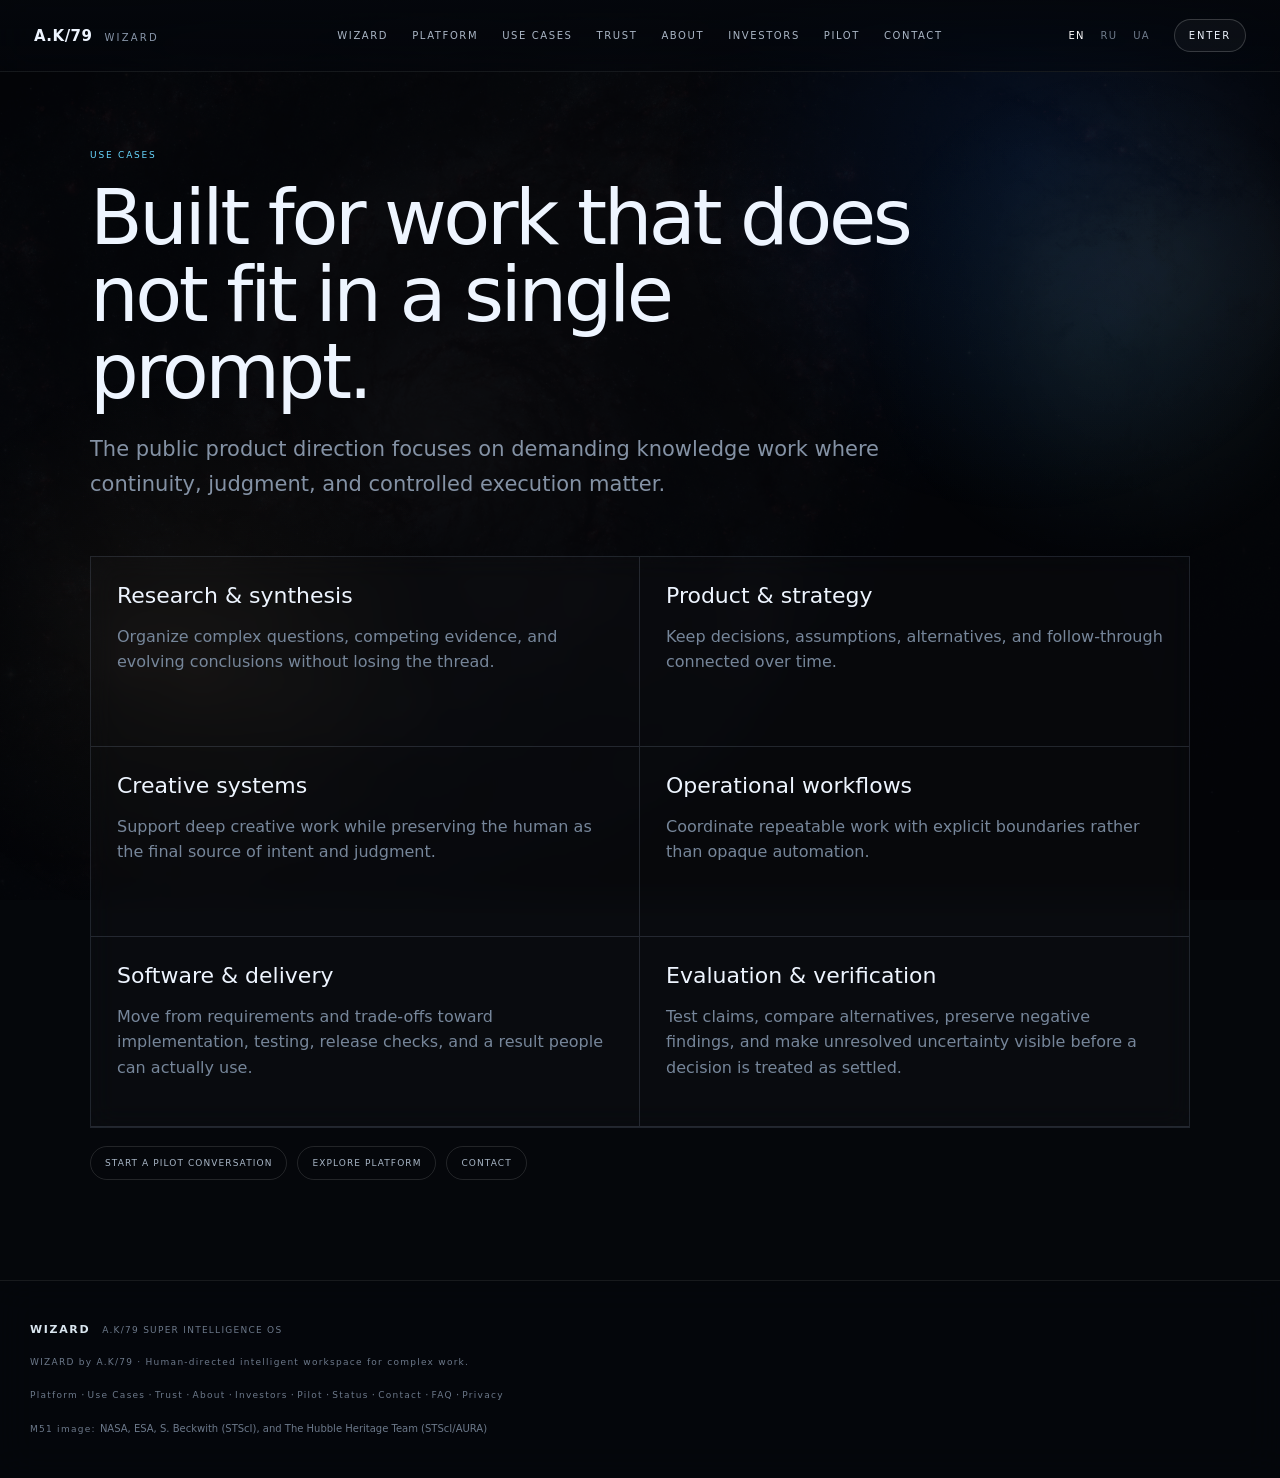
<file: use-cases/index.html>
<!DOCTYPE html><html lang="en" data-lang="en" translate="no" class="notranslate"><head><meta charSet="utf-8"/><meta name="viewport" content="width=device-width, initial-scale=1"/><link rel="stylesheet" href="/_next/static/chunks/0iq5x818bfavy.css" data-precedence="next"/><link rel="preload" as="script" fetchPriority="low" href="/_next/static/chunks/340ea0fwys4z5.js"/><script src="/_next/static/chunks/0v6qd3hxprdd2.js" async=""></script><script src="/_next/static/chunks/05tem0visqf24.js" async=""></script><script src="/_next/static/chunks/turbopack-2tfle12b84p8l.js" async=""></script><script src="/_next/static/chunks/1m31syuy1i5ck.js" async="" crossorigin=""></script><title>Use Cases — A.K/79</title><meta name="description" content="Research, product and strategy, creative systems, operational workflows, software delivery, and evaluation with WIZARD."/><link rel="manifest" href="/manifest.webmanifest"/><meta name="robots" content="index, follow"/><meta name="google" content="notranslate"/><link rel="canonical" href="https://wizardak79.com/use-cases/"/><meta property="og:title" content="WIZARD — A.K/79 SUPER INTELLIGENCE OS"/><meta property="og:description" content="From thought to possibility. From possibility to reality."/><meta property="og:url" content="https://wizardak79.com/"/><meta property="og:site_name" content="WIZARD"/><meta property="og:image" content="https://wizardak79.com/m51-deep.jpg"/><meta property="og:image:width" content="2560"/><meta property="og:image:height" content="1440"/><meta property="og:image:alt" content="WIZARD — A.K/79 SUPER INTELLIGENCE OS"/><meta property="og:type" content="website"/><meta name="twitter:card" content="summary_large_image"/><meta name="twitter:title" content="WIZARD — A.K/79 SUPER INTELLIGENCE OS"/><meta name="twitter:description" content="From thought to possibility. From possibility to reality."/><meta name="twitter:image" content="https://wizardak79.com/m51-deep.jpg"/><link rel="icon" href="/favicon.svg"/><script src="/_next/static/chunks/0cz1d0mv5g_q7.js" noModule=""></script></head><body><div hidden=""><!--$--><!--/$--></div><script type="application/ld+json">{"@context":"https://schema.org","@graph":[{"@type":"WebSite","@id":"https://wizardak79.com/#website","url":"https://wizardak79.com/","name":"WIZARD","description":"Human-directed intelligent workspace for complex work.","inLanguage":["en","ru","uk"]},{"@type":"SoftwareApplication","@id":"https://wizardak79.com/#product","name":"WIZARD","applicationCategory":"BusinessApplication","operatingSystem":"Web","url":"https://wizardak79.com/","description":"WIZARD connects research, decisions, creation and verification in a human-directed intelligent workspace.","creator":{"@type":"Organization","name":"A.K/79","url":"https://wizardak79.com/company/"}}]}</script><a class="skip-link" href="#main"><span class="localized-text"><span class="lang lang-en">Skip to content</span><span class="lang lang-ru">К содержанию</span><span class="lang lang-uk">До вмісту</span></span></a><header class="ak-header"><a class="ak-brand" href="/" aria-label="A.K/79 WIZARD home"><strong class="notranslate" translate="no" lang="en" data-ak79-brand="locked">A.K/79</strong><span class="notranslate" translate="no" lang="en" data-ak79-brand="locked">WIZARD</span></a><nav class="ak-nav" aria-label="Primary navigation">            <a href="/#wizard"><span class="notranslate" translate="no" lang="en" data-ak79-brand="locked">WIZARD</span></a><a href="/platform/"><span class="localized-text"><span class="lang lang-en">PLATFORM</span><span class="lang lang-ru">ПЛАТФОРМА</span><span class="lang lang-uk">ПЛАТФОРМА</span></span></a><a href="/use-cases/"><span class="localized-text"><span class="lang lang-en">USE CASES</span><span class="lang lang-ru">СЦЕНАРИИ</span><span class="lang lang-uk">СЦЕНАРІЇ</span></span></a><a href="/trust/"><span class="localized-text"><span class="lang lang-en">TRUST</span><span class="lang lang-ru">ДОВЕРИЕ</span><span class="lang lang-uk">ДОВІРА</span></span></a><a href="/company/"><span class="localized-text"><span class="lang lang-en">ABOUT</span><span class="lang lang-ru">О НАС</span><span class="lang lang-uk">ПРО НАС</span></span></a><a href="/investors/"><span class="localized-text"><span class="lang lang-en">INVESTORS</span><span class="lang lang-ru">ИНВЕСТОРАМ</span><span class="lang lang-uk">ІНВЕСТОРАМ</span></span></a><a href="/pilot/"><span class="localized-text"><span class="lang lang-en">PILOT</span><span class="lang lang-ru">ПИЛОТ</span><span class="lang lang-uk">ПІЛОТ</span></span></a><a href="/contact/"><span class="localized-text"><span class="lang lang-en">CONTACT</span><span class="lang lang-ru">КОНТАКТЫ</span><span class="lang lang-uk">КОНТАКТИ</span></span></a></nav><div class="ak-header-actions"><details class="ak-mobile-menu"><summary><span class="localized-text"><span class="lang lang-en">MENU</span><span class="lang lang-ru">МЕНЮ</span><span class="lang lang-uk">МЕНЮ</span></span></summary><nav class="ak-mobile-menu-panel" aria-label="Mobile navigation"><a href="/#wizard"><span class="notranslate" translate="no" lang="en" data-ak79-brand="locked">WIZARD</span></a><a href="/platform/"><span class="localized-text"><span class="lang lang-en">Platform</span><span class="lang lang-ru">Платформа</span><span class="lang lang-uk">Платформа</span></span></a><a href="/use-cases/"><span class="localized-text"><span class="lang lang-en">Use Cases</span><span class="lang lang-ru">Сценарии</span><span class="lang lang-uk">Сценарії</span></span></a><a href="/trust/"><span class="localized-text"><span class="lang lang-en">Trust</span><span class="lang lang-ru">Доверие</span><span class="lang lang-uk">Довіра</span></span></a><a href="/company/"><span class="localized-text"><span class="lang lang-en">About</span><span class="lang lang-ru">О нас</span><span class="lang lang-uk">Про нас</span></span></a><a href="/investors/"><span class="localized-text"><span class="lang lang-en">Investors</span><span class="lang lang-ru">Инвесторам</span><span class="lang lang-uk">Інвесторам</span></span></a><a href="/pilot/"><span class="localized-text"><span class="lang lang-en">Pilot</span><span class="lang lang-ru">Пилот</span><span class="lang lang-uk">Пілот</span></span></a><a href="/status/"><span class="localized-text"><span class="lang lang-en">Status</span><span class="lang lang-ru">Статус</span><span class="lang lang-uk">Статус</span></span></a><a href="/faq/"><span class="localized-text"><span class="lang lang-en">FAQ</span><span class="lang lang-ru">Вопросы</span><span class="lang lang-uk">Запитання</span></span></a><a href="/contact/"><span class="localized-text"><span class="lang lang-en">Contact</span><span class="lang lang-ru">Контакты</span><span class="lang lang-uk">Контакти</span></span></a><a href="/privacy/"><span class="localized-text"><span class="lang lang-en">Privacy</span><span class="lang lang-ru">Приватность</span><span class="lang lang-uk">Приватність</span></span></a></nav></details><div class="language-switcher" role="group" aria-label="Language"><button type="button" class="active" aria-pressed="true" aria-label="Language: EN">EN</button><button type="button" class="" aria-pressed="false" aria-label="Language: RU">RU</button><button type="button" class="" aria-pressed="false" aria-label="Language: UA">UA</button></div><a class="ak-enter" href="/#first-thought"><span class="localized-text"><span class="lang lang-en">ENTER</span><span class="lang lang-ru">ВОЙТИ</span><span class="lang lang-uk">УВІЙТИ</span></span></a></div></header><main id="main"><section class="section shell subpage"><div class="subpage-glow" aria-hidden="true"></div><div class="section-head wide-head"><div class="kicker"><span class="localized-text"><span class="lang lang-en">Use Cases</span><span class="lang lang-ru">Сценарии</span><span class="lang lang-uk">Сценарії</span></span></div><h1><span class="localized-text"><span class="lang lang-en">Built for work that does not fit in a single prompt.</span><span class="lang lang-ru">Для работы, которая не помещается в один промпт.</span><span class="lang lang-uk">Для роботи, що не вміщується в один промпт.</span></span></h1><p class="localized-text lead"><span class="lang lang-en">The public product direction focuses on demanding knowledge work where continuity, judgment, and controlled execution matter.</span><span class="lang lang-ru">Публичное направление продукта сосредоточено на сложной интеллектуальной работе, где важны непрерывность, суждение и контролируемое выполнение.</span><span class="lang lang-uk">Публічний напрям продукту зосереджений на складній інтелектуальній роботі, де важливі безперервність, судження та контрольоване виконання.</span></p></div><div class="panel-grid"><article class="panel interactive-card"><strong><span class="localized-text"><span class="lang lang-en">Research &amp; synthesis</span><span class="lang lang-ru">Исследование и синтез</span><span class="lang lang-uk">Дослідження та синтез</span></span></strong><p class="localized-text"><span class="lang lang-en">Organize complex questions, competing evidence, and evolving conclusions without losing the thread.</span><span class="lang lang-ru">Организуйте сложные вопросы, конкурирующие доказательства и меняющиеся выводы, не теряя нить работы.</span><span class="lang lang-uk">Організуйте складні питання, конкуруючі докази та висновки, що змінюються, не втрачаючи нитку роботи.</span></p></article><article class="panel interactive-card"><strong><span class="localized-text"><span class="lang lang-en">Product &amp; strategy</span><span class="lang lang-ru">Продукт и стратегия</span><span class="lang lang-uk">Продукт і стратегія</span></span></strong><p class="localized-text"><span class="lang lang-en">Keep decisions, assumptions, alternatives, and follow-through connected over time.</span><span class="lang lang-ru">Сохраняйте решения, допущения, альтернативы и дальнейшие действия связанными во времени.</span><span class="lang lang-uk">Зберігайте рішення, припущення, альтернативи й подальші дії пов’язаними в часі.</span></p></article><article class="panel interactive-card"><strong><span class="localized-text"><span class="lang lang-en">Creative systems</span><span class="lang lang-ru">Творческие системы</span><span class="lang lang-uk">Творчі системи</span></span></strong><p class="localized-text"><span class="lang lang-en">Support deep creative work while preserving the human as the final source of intent and judgment.</span><span class="lang lang-ru">Поддерживайте глубокую творческую работу, сохраняя человека финальным источником намерения и суждения.</span><span class="lang lang-uk">Підтримуйте глибоку творчу роботу, зберігаючи людину фінальним джерелом наміру та судження.</span></p></article><article class="panel interactive-card"><strong><span class="localized-text"><span class="lang lang-en">Operational workflows</span><span class="lang lang-ru">Операционные процессы</span><span class="lang lang-uk">Операційні процеси</span></span></strong><p class="localized-text"><span class="lang lang-en">Coordinate repeatable work with explicit boundaries rather than opaque automation.</span><span class="lang lang-ru">Координируйте повторяемую работу с явными границами вместо непрозрачной автоматизации.</span><span class="lang lang-uk">Координуйте повторювану роботу з явними межами замість непрозорої автоматизації.</span></p></article><article class="panel interactive-card"><strong><span class="localized-text"><span class="lang lang-en">Software &amp; delivery</span><span class="lang lang-ru">Разработка и выпуск</span><span class="lang lang-uk">Розробка та випуск</span></span></strong><p class="localized-text"><span class="lang lang-en">Move from requirements and trade-offs toward implementation, testing, release checks, and a result people can actually use.</span><span class="lang lang-ru">Переходите от требований и компромиссов к реализации, тестированию, проверке выпуска и результату, которым действительно можно пользоваться.</span><span class="lang lang-uk">Переходьте від вимог і компромісів до реалізації, тестування, перевірки випуску та результату, яким справді можна користуватися.</span></p></article><article class="panel interactive-card"><strong><span class="localized-text"><span class="lang lang-en">Evaluation &amp; verification</span><span class="lang lang-ru">Оценка и проверка</span><span class="lang lang-uk">Оцінка та перевірка</span></span></strong><p class="localized-text"><span class="lang lang-en">Test claims, compare alternatives, preserve negative findings, and make unresolved uncertainty visible before a decision is treated as settled.</span><span class="lang lang-ru">Проверяйте утверждения, сравнивайте варианты, сохраняйте отрицательные результаты и показывайте нерешённую неопределённость до того, как решение будет считаться окончательным.</span><span class="lang lang-uk">Перевіряйте твердження, порівнюйте варіанти, зберігайте негативні результати й показуйте невирішену невизначеність до того, як рішення вважатиметься остаточним.</span></p></article></div><div class="ak-public-story-links"><a href="/pilot/"><span class="localized-text"><span class="lang lang-en">START A PILOT CONVERSATION</span><span class="lang lang-ru">ОБСУДИТЬ ПИЛОТ</span><span class="lang lang-uk">ОБГОВОРИТИ ПІЛОТ</span></span></a><a href="/platform/"><span class="localized-text"><span class="lang lang-en">EXPLORE PLATFORM</span><span class="lang lang-ru">ИЗУЧИТЬ ПЛАТФОРМУ</span><span class="lang lang-uk">ДОСЛІДИТИ ПЛАТФОРМУ</span></span></a><a href="/contact/"><span class="localized-text"><span class="lang lang-en">CONTACT</span><span class="lang lang-ru">КОНТАКТЫ</span><span class="lang lang-uk">КОНТАКТИ</span></span></a></div></section><!--$--><!--/$--></main><footer class="ak-footer"><div><strong class="notranslate" translate="no" lang="en" data-ak79-brand="locked">WIZARD</strong><span class="notranslate" translate="no" lang="en" data-ak79-brand="locked">A.K/79 SUPER INTELLIGENCE OS</span></div><p><span class="localized-text"><span class="lang lang-en">WIZARD by A.K/79 · Human-directed intelligent workspace for complex work.</span><span class="lang lang-ru">WIZARD by A.K/79 · Интеллектуальная рабочая среда для сложных задач под управлением человека.</span><span class="lang lang-uk">WIZARD by A.K/79 · Інтелектуальне робоче середовище для складних завдань під керуванням людини.</span></span></p><p><a href="/platform/"><span class="localized-text"><span class="lang lang-en">Platform</span><span class="lang lang-ru">Платформа</span><span class="lang lang-uk">Платформа</span></span></a> · <a href="/use-cases/"><span class="localized-text"><span class="lang lang-en">Use Cases</span><span class="lang lang-ru">Сценарии</span><span class="lang lang-uk">Сценарії</span></span></a> · <a href="/trust/"><span class="localized-text"><span class="lang lang-en">Trust</span><span class="lang lang-ru">Доверие</span><span class="lang lang-uk">Довіра</span></span></a> · <a href="/company/"><span class="localized-text"><span class="lang lang-en">About</span><span class="lang lang-ru">О нас</span><span class="lang lang-uk">Про нас</span></span></a> · <a href="/investors/"><span class="localized-text"><span class="lang lang-en">Investors</span><span class="lang lang-ru">Инвесторам</span><span class="lang lang-uk">Інвесторам</span></span></a> · <a href="/pilot/"><span class="localized-text"><span class="lang lang-en">Pilot</span><span class="lang lang-ru">Пилот</span><span class="lang lang-uk">Пілот</span></span></a> · <a href="/status/"><span class="localized-text"><span class="lang lang-en">Status</span><span class="lang lang-ru">Статус</span><span class="lang lang-uk">Статус</span></span></a> · <a href="/contact/"><span class="localized-text"><span class="lang lang-en">Contact</span><span class="lang lang-ru">Контакты</span><span class="lang lang-uk">Контакти</span></span></a> · <a href="/faq/"><span class="localized-text"><span class="lang lang-en">FAQ</span><span class="lang lang-ru">Вопросы</span><span class="lang lang-uk">Запитання</span></span></a> · <a href="/privacy/"><span class="localized-text"><span class="lang lang-en">Privacy</span><span class="lang lang-ru">Приватность</span><span class="lang lang-uk">Приватність</span></span></a></p><small><span class="localized-text"><span class="lang lang-en">M51 image: </span><span class="lang lang-ru">Изображение M51: </span><span class="lang lang-uk">Зображення M51: </span></span><a href="https://esahubble.org/images/heic0506a/" target="_blank" rel="noreferrer">NASA, ESA, S. Beckwith (STScI), and The Hubble Heritage Team (STScI/AURA)</a></small></footer><script src="/_next/static/chunks/340ea0fwys4z5.js" id="_R_" async=""></script><script>(self.__next_f=self.__next_f||[]).push([0])</script><script>self.__next_f.push([1,"1:\"$Sreact.fragment\"\nc:I[68027,[\"/_next/static/chunks/1m31syuy1i5ck.js\"],\"default\",1]\n:HL[\"/_next/static/chunks/0iq5x818bfavy.css\",\"style\"]\na:X\n0:{\"P\":null,\"c\":[\"\",\"use-cases\",\"\"],\"q\":\"\",\"i\":false,\"f\":[[[\"\",{\"children\":[\"use-cases\",{\"children\":[\"__PAGE__\",{},\"$undefined\",\"$undefined\",4608]},\"$undefined\",\"$undefined\",4608]},\"$undefined\",\"$undefined\",4624],[[\"$\",\"$1\",\"c\",{\"children\":[[[\"$\",\"link\",\"0\",{\"rel\":\"stylesheet\",\"href\":\"/_next/static/chunks/0iq5x818bfavy.css\",\"precedence\":\"next\",\"crossOrigin\":\"$undefined\",\"nonce\":\"$undefined\"}],[\"$\",\"script\",\"script-0\",{\"src\":\"/_next/static/chunks/1m31syuy1i5ck.js\",\"async\":true,\"nonce\":\"$undefined\"}]],[\"$\",\"html\",null,{\"lang\":\"en\",\"data-lang\":\"en\",\"translate\":\"no\",\"className\":\"notranslate\",\"suppressHydrationWarning\":true,\"children\":[\"$\",\"body\",null,{\"children\":[[\"$\",\"script\",null,{\"type\":\"application/ld+json\",\"dangerouslySetInnerHTML\":{\"__html\":\"{\\\"@context\\\":\\\"https://schema.org\\\",\\\"@graph\\\":[{\\\"@type\\\":\\\"WebSite\\\",\\\"@id\\\":\\\"https://wizardak79.com/#website\\\",\\\"url\\\":\\\"https://wizardak79.com/\\\",\\\"name\\\":\\\"WIZARD\\\",\\\"description\\\":\\\"Human-directed intelligent workspace for complex work.\\\",\\\"inLanguage\\\":[\\\"en\\\",\\\"ru\\\",\\\"uk\\\"]},{\\\"@type\\\":\\\"SoftwareApplication\\\",\\\"@id\\\":\\\"https://wizardak79.com/#product\\\",\\\"name\\\":\\\"WIZARD\\\",\\\"applicationCategory\\\":\\\"BusinessApplication\\\",\\\"operatingSystem\\\":\\\"Web\\\",\\\"url\\\":\\\"https://wizardak79.com/\\\",\\\"description\\\":\\\"WIZARD connects research, decisions, creation and verification in a human-directed intelligent workspace.\\\",\\\"creator\\\":{\\\"@type\\\":\\\"Organization\\\",\\\"name\\\":\\\"A.K/79\\\",\\\"url\\\":\\\"https://wizardak79.com/company/\\\"}}]}\"}}],[\"$\",\"a\",null,{\"className\":\"skip-link\",\"href\":\"#main\",\"children\":[\"$\",\"span\",null,{\"className\":\"localized-text\",\"children\":[[\"$\",\"span\",null,{\"className\":\"lang lang-en\",\"children\":\"Skip to content\"}],[\"$\",\"span\",null,{\"className\":\"lang lang-ru\",\"children\":\"К содержанию\"}],[\"$\",\"span\",null,{\"className\":\"lang lang-uk\",\"children\":\"До вмісту\"}]]}]}],[\"$\",\"header\",null,{\"className\":\"ak-header\",\"children\":[[\"$\",\"a\",null,{\"className\":\"ak-brand\",\"href\":\"/\",\"aria-label\":\"A.K/79 WIZARD home\",\"children\":[[\"$\",\"strong\",null,{\"className\":\"notranslate\",\"translate\":\"no\",\"lang\":\"en\",\"data-ak79-brand\":\"locked\",\"children\":\"A.K/79\"}],[\"$\",\"span\",null,{\"className\":\"notranslate\",\"translate\":\"no\",\"lang\":\"en\",\"data-ak79-brand\":\"locked\",\"children\":\"WIZARD\"}]]}],[\"$\",\"nav\",null,{\"className\":\"ak-nav\",\"aria-label\":\"Primary navigation\",\"children\":[\"            \",[\"$\",\"a\",null,{\"href\":\"/#wizard\",\"children\":[\"$\",\"span\",null,{\"className\":\"notranslate\",\"translate\":\"no\",\"lang\":\"en\",\"data-ak79-brand\":\"locked\",\"children\":\"WIZARD\"}]}],[\"$\",\"a\",null,{\"href\":\"/platform/\",\"children\":[\"$\",\"span\",null,{\"className\":\"localized-text\",\"children\":[[\"$\",\"span\",null,{\"className\":\"lang lang-en\",\"children\":\"PLATFORM\"}],[\"$\",\"span\",null,{\"className\":\"lang lang-ru\",\"children\":\"ПЛАТФОРМА\"}],[\"$\",\"span\",null,{\"className\":\"lang lang-uk\",\"children\":\"ПЛАТФОРМА\"}]]}]}],[\"$\",\"a\",null,{\"href\":\"/use-cases/\",\"children\":[\"$\",\"span\",null,{\"className\":\"localized-text\",\"children\":[[\"$\",\"span\",null,{\"className\":\"lang lang-en\",\"children\":\"USE CASES\"}],[\"$\",\"span\",null,{\"className\":\"lang lang-ru\",\"children\":\"СЦЕНАРИИ\"}],[\"$\",\"span\",null,{\"className\":\"lang lang-uk\",\"children\":\"СЦЕНАРІЇ\"}]]}]}],[\"$\",\"a\",null,{\"href\":\"/trust/\",\"children\":[\"$\",\"span\",null,{\"className\":\"localized-text\",\"children\":[[\"$\",\"span\",null,{\"className\":\"lang lang-en\",\"children\":\"TRUST\"}],[\"$\",\"span\",null,{\"className\":\"lang lang-ru\",\"children\":\"ДОВЕРИЕ\"}],[\"$\",\"span\",null,{\"className\":\"lang lang-uk\",\"children\":\"ДОВІРА\"}]]}]}],[\"$\",\"a\",null,{\"href\":\"/company/\",\"children\":[\"$\",\"span\",null,{\"className\":\"localized-text\",\"children\":[[\"$\",\"span\",null,{\"className\":\"lang lang-en\",\"children\":\"ABOUT\"}],[\"$\",\"span\",null,{\"className\":\"lang lang-ru\",\"children\":\"О НАС\"}],[\"$\",\"span\",null,{\"className\":\"lang lang-uk\",\"children\":\"ПРО НАС\"}]]}]}],[\"$\",\"a\",null,{\"href\":\"/investors/\",\"children\":[\"$\",\"span\",null,{\"className\":\"localized-text\",\"children\":[[\"$\",\"span\",null,{\"className\":\"lang lang-en\",\"children\":\"INVESTORS\"}],[\"$\",\"span\",null,{\"className\":\"lang lang-ru\",\"children\":\"ИНВЕСТОРАМ\"}],[\"$\",\"span\",null,{\"className\":\"lang lang-uk\",\"children\":\"ІНВЕСТОРАМ\"}]]}]}],[\"$\",\"a\",null,{\"href\":\"/pilot/\",\"children\":[\"$\",\"span\",null,{\"className\":\"localized-text\",\"children\":[[\"$\",\"span\",null,{\"className\":\"lang lang-en\",\"children\":\"PILOT\"}],[\"$\",\"span\",null,{\"className\":\"lang lang-ru\",\"children\":\"ПИЛОТ\"}],[\"$\",\"span\",null,{\"className\":\"lang lang-uk\",\"children\":\"ПІЛОТ\"}]]}]}],[\"$\",\"a\",null,{\"href\":\"/contact/\",\"children\":[\"$\",\"span\",null,{\"className\":\"localized-text\",\"children\":[[\"$\",\"span\",null,{\"className\":\"lang lang-en\",\"children\":\"CONTACT\"}],[\"$\",\"span\",null,{\"className\":\"lang lang-ru\",\"children\":\"КОНТАКТЫ\"}],[\"$\",\"span\",null,{\"className\":\"lang lang-uk\",\"children\":\"КОНТАКТИ\"}]]}]}]]}],[\"$\",\"div\",null,{\"className\":\"ak-header-actions\",\"children\":[[\"$\",\"details\",null,{\"className\":\"ak-mobile-menu\",\"children\":[\"$L2\",\"$L3\"]}],\"$L4\",\"$L5\"]}]]}],\"$L6\",\"$L7\"]}]}]]}],{\"children\":[\"$L8\",{\"children\":[\"$L9\",{},null,false,null]},null,false,\"$a\"]},null,false,null],\"$Lb\",false]],\"m\":\"$undefined\",\"G\":[\"$c\",[\"$Ld\"]],\"S\":true,\"h\":null,\"r\":\"$undefined\",\"s\":\"$undefined\",\"a\":\"$undefined\",\"l\":\"$undefined\",\"p\":\"$undefined\",\"d\":\"$undefined\",\"b\":\"hIfOSZiTNnZ9_TGrLv6p2\"}\ne:I[7783,[\"/_next/static/chunks/1m31syuy1i5ck.js\"],\"default\"]\nf:I[39756,[\"/_next/static/chunks/1m31syuy1i5ck.js\"],\"default\"]\n10:I[37457,[\"/_next/static/chunks/1m31syuy1i5ck.js\"],\"default\"]\n17:I[97367,[\"/_next/static/chunks/1m31syuy1i5ck.js\"],\"ViewportBoundary\"]\n19:I[97367,[\"/_next/static/chunks/1m31syuy1i5ck.js\"],\"MetadataBoundary\"]\n1a:\"$Sreact.suspense\"\n2:[\"$\",\"summary\",null,{\"children\":[\"$\",\"span\",null,{\"className\":\"localized-text\",\"children\":[[\"$\",\"span\",null,{\"className\":\"lang lang-en\",\"children\":\"MENU\"}],[\"$\",\"span\",null,{\"className\":\"lang lang-ru\",\"children\":\"МЕНЮ\"}],[\"$\",\"span\",null,{\"className\":\"lang lang-uk\",\"children\":\"МЕНЮ\"}]]}]}]\n3:[\"$\",\"nav\",null,{\"className\":\"ak-mobile-menu-panel\",\"aria-label\":\"Mobile navigation\",\"children\":[[\"$\",\"a\",null,{\"href\":\"/#wizard\",\"children\":[\"$\",\"span\",null,{\"className\":\"notranslate\",\"translate\":\"no\",\"lang\":\"en\",\"data-ak79-brand\":\"locked\",\"children\":\"WIZARD\"}]}],[\"$\",\"a\",null,{\"href\":\"/platform/\",\"children\":[\"$\",\"span\",null,{\"className\":\"localized-text\",\"children\":[[\"$\",\"span\",null,{\"className\":\"lang lang-en\",\"children\":\"Platform\"}],[\"$\",\"span\",null,{\"className\":\"lang lang-ru\",\"children\":\"Платформа\"}],[\"$\",\"span\",null,{\"className\":\"lang lang-uk\",\"children\":\"Платформа\"}]]}]}],[\"$\",\"a\",null,{\"href\":\"/use-cases/\",\"children\":[\"$\",\"span\",null,{\"className\":\"localized-text\",\"children\":[[\"$\",\"span\",null,{\"className\":\"lang lang-en\",\"children\":\"Use Cases\"}],[\"$\",\"span\",null,{\"className\":\"lang lang-ru\",\"children\":\"Сценарии\"}],[\"$\",\"span\",null,{\"className\":\"lang lang-uk\",\"children\":\"Сценарії\"}]]}]}],[\"$\",\"a\",null,{\"href\":\"/trust/\",\"children\":[\"$\",\"span\",null,{\"className\":\"localized-text\",\"children\":[[\"$\",\"span\",null,{\"className\":\"lang lang-en\",\"children\":\"Trust\"}],[\"$\",\"span\",null,{\"className\":\"lang lang-ru\",\"children\":\"Доверие\"}],[\"$\",\"span\",null,{\"className\":\"lang lang-uk\",\"children\":\"Довіра\"}]]}]}],[\"$\",\"a\",null,{\"href\":\"/company/\",\"children\":[\"$\",\"span\",null,{\"className\":\"localized-text\",\"children\":[[\"$\",\"span\",null,{\"className\":\"lang lang-en\",\"children\":\"About\"}],[\"$\",\"span\",null,{\"className\":\"lang lang-ru\",\"children\":\"О нас\"}],[\"$\",\"span\",null,{\"className\":\"lang lang-uk\",\"children\":\"Про нас\"}]]}]}],[\"$\",\"a\",null,{\"href\":\"/investors/\",\"children\":[\"$\",\"span\",null,{\"className\":\"localized-text\",\"children\":[[\"$\",\"span\",null,{\"className\":\"lang lang-en\",\"children\":\"Investors\"}],[\"$\",\"span\",null,{\"className\":\"lang lang-ru\",\"children\":\"Инвесторам\"}],[\"$\",\"span\",null,{\"className\":\"lang lang-uk\",\"children\":\"Інвесторам\"}]]}]}],[\"$\",\"a\",null,{\"href\":\"/pilot/\",\"children\":[\"$\",\"span\",null,{\"className\":\"localized-text\",\"children\":[[\"$\",\"span\",null,{\"className\":\"lang lang-en\",\"children\":\"Pilot\"}],[\"$\",\"span\",null,{\"className\":\"lang lang-ru\",\"children\":\"Пилот\"}],[\"$\",\"span\",null,{\"className\":\"lang lang-uk\",\"children\":\"Пілот\"}]]}]}],[\"$\",\"a\",null,{\"href\":\"/status/\",\"children\":[\"$\",\"span\",null,{\"className\":\"localized-text\",\"children\":[[\"$\",\"span\",null,{\"className\":\"lang lang-en\",\"children\":\"Status\"}],[\"$\",\"span\",null,{\"className\":\"lang lang-ru\",\"children\":\"Статус\"}],[\"$\",\"span\",null,{\"className\":\"lang lang-uk\",\"children\":\"Статус\"}]]}]}],[\"$\",\"a\",null,{\"href\":\"/faq/\",\"children\":[\"$\",\"span\",null,{\"className\":\"localized-text\",\"children\":[[\"$\",\"span\",null,{\"className\":\"lang lang-en\",\"children\":\"FAQ\"}],[\"$\",\"span\",null,{\"className\":\"lang lang-ru\",\"children\":\"Вопросы\"}],[\"$\",\"span\",null,{\"className\":\"lang lang-uk\",\"children\":\"Запитання\"}]]}]}],[\"$\",\"a\",null,{\"href\":\"/contact/\",\"children\":[\"$\",\"span\",null,{\"className\":\"localized-text\",\"children\":[[\"$\",\"span\",null,{\"className\":\"lang lang-en\",\"children\":\"Contact\"}],[\"$\",\"span\",null,{\"className\":\"lang lang-ru\",\"children\":\"Контакты\"}],[\"$\",\"span\",null,{\"className\":\"lang lang-uk\",\"children\":\"Контакти\"}]]}]}],[\"$\",\"a\",null,{\"href\":\"/privacy/\",\"children\":[\"$\",\"span\",null,{\"className\":\"localized-text\",\"children\":[[\"$\",\"span\",null,{\"className\":\"lang lang-en\",\"children\":\"Privacy\"}],[\"$\",\"span\",null,{\"className\":\"lang lang-ru\",\"children\":\"Приватность\"}],[\"$\",\"span\",null,{\"className\":\"lang lang-uk\",\"children\":\"Приватність\"}]]}]}]]}]\n4:[\"$\",\"$Le\",null,{}]\n5:[\"$\",\"a\",null,{\"className\":\"ak-enter\",\"href\":\"/#first-thought\",\"children\":[\"$\",\"span\",null,{\"className\":\"localized-text\",\"children\":[[\"$\",\"span\",null,{\"className\":\"lang lang-en\",\"children\":\"ENTER\"}],[\"$\",\"span\",null,{\"className\":\"lang lang-ru\",\"children\":\"ВОЙТИ\"}],[\"$\",\"span\",null,{\"className\":\"lang lang-uk\",\"children\":\"УВІЙТИ\"}]]}]}]\n6:[\"$\",\"main\",null,{\"id\":\"main\",\"children\":[\"$\",\"$Lf\",null,{\"parallelRouterKey\":\"children\",\"error\":\"$undefined\",\"errorStyles\":\"$undefined\",\"errorScripts\":\"$undefined\",\"template\":[\"$\",\"$L10\",null,{}],\"templateStyles\":\"$undefined\",\"templateScripts\":\"$undefined\",\"notFound\":[[\"$\",\"section\",null,{\"className\":\"section shell subpage not-found-page\",\"children\":[[\"$\",\"div\",null,{\"className\":\"subpage-glow\",\"aria-hidden\":\"true\"}],[\"$\",\"div\",null,{\"className\":\"section-head wide-head\",\"children\":[[\"$\",\"div\",null,{\"className\":\"kicker\",\"children\":\"404\"}],[\"$\",\"h1\",null,{\"children\":[\"$\",\"span\",null,{\"className\":\"localized-text\",\"children\":[[\"$\",\"span\",null,{\"className\":\"lang lang-en\",\"children\":\"This path does not exist.\"}],[\"$\",\"span\",null,{\"className\":\"lang lang-ru\",\"children\":\"Такой страницы нет.\"}],[\"$\",\"span\",null,{\"className\":\"lang lang-uk\",\"children\":\"Такої сторінки немає.\"}]]}]}],[\"$\",\"p\",null,{\"className\":\"localized-text lead\",\"children\":[[\"$\",\"span\",null,{\"className\":\"lang lang-en\",\"children\":\"The link may be old, incomplete, or moved. The public WIZARD site is still here.\"}],[\"$\",\"span\",null,{\"className\":\"lang lang-ru\",\"children\":\"Ссылка могла устареть, быть неполной или страница могла переехать. Публичный сайт WIZARD по-прежнему здесь.\"}],[\"$\",\"span\",null,{\"className\":\"lang lang-uk\",\"children\":\"Посилання могло застаріти, бути неповним або сторінка могла переїхати. Публічний сайт WIZARD усе ще тут.\"}]]}]]}],[\"$\",\"div\",null,{\"className\":\"ak-public-story-links\",\"children\":[[\"$\",\"a\",null,{\"href\":\"/\",\"children\":[\"$\",\"span\",null,{\"className\":\"localized-text\",\"children\":[[\"$\",\"span\",null,{\"className\":\"lang lang-en\",\"children\":\"HOME\"}],[\"$\",\"span\",null,{\"className\":\"lang lang-ru\",\"children\":\"ГЛАВНАЯ\"}],[\"$\",\"span\",null,{\"className\":\"lang lang-uk\",\"children\":\"ГОЛОВНА\"}]]}]}],[\"$\",\"a\",null,{\"href\":\"/pilot/\",\"children\":[\"$\",\"span\",null,{\"className\":\"localized-text\",\"children\":[[\"$\",\"span\",null,{\"className\":\"lang lang-en\",\"children\":\"PILOT\"}],[\"$\",\"span\",null,{\"className\":\"lang lang-ru\",\"children\":\"ПИЛОТ\"}],[\"$\",\"span\",null,{\"className\":\"lang lang-uk\",\"children\":\"ПІЛОТ\"}]]}]}],[\"$\",\"a\",null,{\"href\":\"/contact/\",\"children\":[\"$\",\"span\",null,{\"className\":\"localized-text\",\"children\":[[\"$\",\"span\",null,{\"className\":\"lang lang-en\",\"children\":\"CONTACT\"}],[\"$\",\"span\",null,{\"className\":\"lang lang-ru\",\"children\":\"КОНТАКТЫ\"}],[\"$\",\"span\",null,{\"className\":\"lang lang-uk\",\"children\":\"КОНТАКТИ\"}]]}]}]]}]]}],[]],\"forbidden\":\"$undefined\",\"unauthorized\":\"$undefined\"}]}]\n7:[\"$\",\"footer\",null,{\"className\":\"ak-footer\",\"children\":[[\"$\",\"div\",null,{\"children\":[[\"$\",\"strong\",null,{\"className\":\"notranslate\",\"translate\":\"no\",\"lang\":\"en\",\"data-ak79-brand\":\"locked\",\"children\":\"WIZARD\"}],[\"$\",\"span\",null,{\"className\":\"notranslate\",\"translate\":\"no\",\"lang\":\"en\",\"data-ak79-brand\":\"locked\",\"children\":\"A.K/79 SUPER INTELLIGENCE OS\"}]]}],[\"$\",\"p\",null,{\"children\":[\"$\",\"span\",null,{\"className\":\"localized-text\",\"children\":[[\"$\",\"span\",null,{\"className\":\"lang lang-en\",\"children\":\"WIZARD by A.K/79 · Human-directed intelligent workspace for complex work.\"}],[\"$\",\"span\",null,{\"className\":\"lang lang-ru\",\"children\":\"WIZARD by A.K/79 · Интеллектуальная рабочая среда для сложных задач под управлением человека.\"}],[\"$\",\"span\",null,{\"className\":\"lang lang-uk\",\"children\":\"WIZARD by A.K/79 · Інтелектуальне робоче середовище для складних завдань під керуванням людини.\"}]]}]}],[\"$\",\"p\",null,{\"children\":[[\"$\",\"a\",null,{\"href\":\"/platform/\",\"children\":[\"$\",\"span\",null,{\"className\":\"localized-text\",\"children\":[[\"$\",\"span\",null,{\"className\":\"lang lang-en\",\"children\":\"Platform\"}],[\"$\",\"span\",null,{\"className\":\"lang lang-ru\",\"children\":\"Платформа\"}],[\"$\",\"span\",null,{\"className\":\"lang lang-uk\",\"children\":\"Платформа\"}]]}]}],\" · \",[\"$\",\"a\",null,{\"href\":\"/use-cases/\",\"children\":[\"$\",\"span\",null,{\"className\":\"localized-text\",\"children\":[[\"$\",\"span\",null,{\"className\":\"lang lang-en\",\"children\":\"Use Cases\"}],[\"$\",\"span\",null,{\"className\":\"lang lang-ru\",\"children\":\"Сценарии\"}],[\"$\",\"span\",null,{\"className\":\"lang lang-uk\",\"children\":\"Сценарії\"}]]}]}],\" · \",[\"$\",\"a\",null,{\"href\":\"/trust/\",\"children\":[\"$\",\"span\",null,{\"className\":\"localized-text\",\"children\":[[\"$\",\"span\",null,{\"className\":\"lang lang-en\",\"children\":\"Trust\"}],[\"$\",\"span\",null,{\"className\":\"lang lang-ru\",\"children\":\"Доверие\"}],[\"$\",\"span\",null,{\"className\":\"lang lang-uk\",\"children\":\"Довіра\"}]]}]}],\" · \",[\"$\",\"a\",null,{\"href\":\"/company/\",\"children\":[\"$\",\"span\",null,{\"className\":\"localized-text\",\"children\":[[\"$\",\"span\",null,{\"className\":\"lang lang-en\",\"children\":\"About\"}],[\"$\",\"span\",null,{\"className\":\"lang lang-ru\",\"children\":\"О нас\"}],[\"$\",\"span\",null,{\"className\":\"lang lang-uk\",\"children\":\"Про нас\"}]]}]}],\" · \",[\"$\",\"a\",null,{\"href\":\"/investors/\",\"children\":[\"$\",\"span\",null,{\"className\":\"localized-text\",\"children\":[[\"$\",\"span\",null,{\"className\":\"lang lang-en\",\"children\":\"Investors\"}],[\"$\",\"span\",null,{\"className\":\"lang lang-ru\",\"children\":\"Инвесторам\"}],[\"$\",\"span\",null,{\"className\":\"lang lang-uk\",\"children\":\"Інвесторам\"}]]}]}],\" · \",[\"$\",\"a\",null,{\"href\":\"/pilot/\",\"children\":[\"$\",\"span\",null,{\"className\":\"localized-text\",\"children\":[[\"$\",\"span\",null,{\"className\":\"lang lang-en\",\"children\":\"Pilot\"}],[\"$\",\"span\",null,{\"className\":\"lang lang-ru\",\"children\":\"Пилот\"}],[\"$\",\"span\",null,{\"className\":\"lang lang-uk\",\"children\":\"Пілот\"}]]}]}],\" · \",[\"$\",\"a\",null,{\"href\":\"/status/\",\"children\":[\"$\",\"span\",null,{\"className\":\"localized-text\",\"children\":[[\"$\",\"span\",null,{\"className\":\"lang lang-en\",\"children\":\"Status\"}],[\"$\",\"span\",null,{\"className\":\"lang lang-ru\",\"children\":\"Статус\"}],[\"$\",\"span\",null,{\"className\":\"lang lang-uk\",\"children\":\"Статус\"}]]}]}],\" · \",[\"$\",\"a\",null,{\"href\":\"/contact/\",\"children\":[\"$\",\"span\",null,{\"className\":\"localized-text\",\"children\":[[\"$\",\"span\",null,{\"className\":\"lang lang-en\",\"children\":\"Contact\"}],[\"$\",\"span\",null,{\"className\":\"lang lang-ru\",\"children\":\"Контакты\"}],[\"$\",\"span\",null,{\"className\":\"lang lang-uk\",\"children\":\"Контакти\"}]]}]}],\" · \",[\"$\",\"a\",null,{\"href\":\"/faq/\",\"children\":[\"$\",\"span\",null,{\"className\":\"localized-text\",\"children\":[[\"$\",\"span\",null,{\"className\":\"lang lang-en\",\"children\":\"FAQ\"}],[\"$\",\"span\",null,{\"className\":\"lang lang-ru\",\"children\":\"Вопросы\"}],[\"$\",\"span\",null,{\"className\":\"lang lang-uk\",\"children\":\"Запитання\"}]]}]}],\" · \",[\"$\",\"a\",null,{\"href\":\"/privacy/\",\"children\":[\"$\",\"span\",null,{\"className\":\"localized-text\",\"children\":[[\"$\",\"span\",null,{\"className\":\"lang lang-en\",\"children\":\"Privacy\"}],[\"$\",\"span\",null,{\"className\":\"lang lang-ru\",\"children\":\"Приватность\"}],[\"$\",\"span\",null,{\"className\":\"lang lang-uk\",\"children\":\"Приватність\"}]]}]}]]}],[\"$\",\"small\",null,{\"children\":[[\"$\",\"span\",null,{\"className\":\"localized-text\",\"children\":[[\"$\",\"span\",null,{\"className\":\"lang lang-en\",\"children\":\"M51 image: \"}],[\"$\",\"span\",null,{\"className\":\"lang lang-ru\",\"children\":\"Изображение M51: \"}],[\"$\",\"span\",null,{\"className\":\"lang lang-uk\",\"children\":\"Зображення M51: \"}]]}],[\"$\",\"a\",null,{\"href\":\"https://esahubble.org/images/heic0506a/\",\"target\":\"_blank\",\"rel\":\"noreferrer\",\"children\":\"NASA, ESA, S. Beckwith (STScI), and The Hubble Heritage Team (STScI/AURA)\"}]]}]]}]\n8:[\"$\",\"$1\",\"c\",{\"children\":[null,[\"$\",\"$Lf\",null,{\"parallelRouterKey\":\"children\",\"error\":\"$undefined\",\"errorStyles\":\"$undefined\",\"errorScripts\":\"$undefined\",\"template\":[\"$\",\"$L10\",null,{}],\"templateStyles\":\"$undefined\",\"templateScripts\":\"$undefined\",\"notFound\":\"$undefined\",\"forbidden\":\"$undefined\",\"unauthorized\":\"$undefined\"}]]}]\n"])</script><script>self.__next_f.push([1,"9:[\"$\",\"$1\",\"c\",{\"children\":[[\"$\",\"section\",null,{\"className\":\"section shell subpage\",\"children\":[[\"$\",\"div\",null,{\"className\":\"subpage-glow\",\"aria-hidden\":\"true\"}],[\"$\",\"div\",null,{\"className\":\"section-head wide-head\",\"children\":[[\"$\",\"div\",null,{\"className\":\"kicker\",\"children\":[\"$\",\"span\",null,{\"className\":\"localized-text\",\"children\":[[\"$\",\"span\",null,{\"className\":\"lang lang-en\",\"children\":\"Use Cases\"}],[\"$\",\"span\",null,{\"className\":\"lang lang-ru\",\"children\":\"Сценарии\"}],[\"$\",\"span\",null,{\"className\":\"lang lang-uk\",\"children\":\"Сценарії\"}]]}]}],[\"$\",\"h1\",null,{\"children\":[\"$\",\"span\",null,{\"className\":\"localized-text\",\"children\":[[\"$\",\"span\",null,{\"className\":\"lang lang-en\",\"children\":\"Built for work that does not fit in a single prompt.\"}],[\"$\",\"span\",null,{\"className\":\"lang lang-ru\",\"children\":\"Для работы, которая не помещается в один промпт.\"}],[\"$\",\"span\",null,{\"className\":\"lang lang-uk\",\"children\":\"Для роботи, що не вміщується в один промпт.\"}]]}]}],[\"$\",\"p\",null,{\"className\":\"localized-text lead\",\"children\":[[\"$\",\"span\",null,{\"className\":\"lang lang-en\",\"children\":\"The public product direction focuses on demanding knowledge work where continuity, judgment, and controlled execution matter.\"}],[\"$\",\"span\",null,{\"className\":\"lang lang-ru\",\"children\":\"Публичное направление продукта сосредоточено на сложной интеллектуальной работе, где важны непрерывность, суждение и контролируемое выполнение.\"}],[\"$\",\"span\",null,{\"className\":\"lang lang-uk\",\"children\":\"Публічний напрям продукту зосереджений на складній інтелектуальній роботі, де важливі безперервність, судження та контрольоване виконання.\"}]]}]]}],[\"$\",\"div\",null,{\"className\":\"panel-grid\",\"children\":[[\"$\",\"article\",null,{\"className\":\"panel interactive-card\",\"children\":[[\"$\",\"strong\",null,{\"children\":[\"$\",\"span\",null,{\"className\":\"localized-text\",\"children\":[[\"$\",\"span\",null,{\"className\":\"lang lang-en\",\"children\":\"Research \u0026 synthesis\"}],[\"$\",\"span\",null,{\"className\":\"lang lang-ru\",\"children\":\"Исследование и синтез\"}],[\"$\",\"span\",null,{\"className\":\"lang lang-uk\",\"children\":\"Дослідження та синтез\"}]]}]}],[\"$\",\"p\",null,{\"className\":\"localized-text\",\"children\":[[\"$\",\"span\",null,{\"className\":\"lang lang-en\",\"children\":\"Organize complex questions, competing evidence, and evolving conclusions without losing the thread.\"}],[\"$\",\"span\",null,{\"className\":\"lang lang-ru\",\"children\":\"Организуйте сложные вопросы, конкурирующие доказательства и меняющиеся выводы, не теряя нить работы.\"}],[\"$\",\"span\",null,{\"className\":\"lang lang-uk\",\"children\":\"Організуйте складні питання, конкуруючі докази та висновки, що змінюються, не втрачаючи нитку роботи.\"}]]}]]}],[\"$\",\"article\",null,{\"className\":\"panel interactive-card\",\"children\":[[\"$\",\"strong\",null,{\"children\":[\"$\",\"span\",null,{\"className\":\"localized-text\",\"children\":[[\"$\",\"span\",null,{\"className\":\"lang lang-en\",\"children\":\"Product \u0026 strategy\"}],[\"$\",\"span\",null,{\"className\":\"lang lang-ru\",\"children\":\"Продукт и стратегия\"}],[\"$\",\"span\",null,{\"className\":\"lang lang-uk\",\"children\":\"Продукт і стратегія\"}]]}]}],[\"$\",\"p\",null,{\"className\":\"localized-text\",\"children\":[[\"$\",\"span\",null,{\"className\":\"lang lang-en\",\"children\":\"Keep decisions, assumptions, alternatives, and follow-through connected over time.\"}],[\"$\",\"span\",null,{\"className\":\"lang lang-ru\",\"children\":\"Сохраняйте решения, допущения, альтернативы и дальнейшие действия связанными во времени.\"}],[\"$\",\"span\",null,{\"className\":\"lang lang-uk\",\"children\":\"Зберігайте рішення, припущення, альтернативи й подальші дії пов’язаними в часі.\"}]]}]]}],[\"$\",\"article\",null,{\"className\":\"panel interactive-card\",\"children\":[[\"$\",\"strong\",null,{\"children\":[\"$\",\"span\",null,{\"className\":\"localized-text\",\"children\":[[\"$\",\"span\",null,{\"className\":\"lang lang-en\",\"children\":\"Creative systems\"}],[\"$\",\"span\",null,{\"className\":\"lang lang-ru\",\"children\":\"Творческие системы\"}],[\"$\",\"span\",null,{\"className\":\"lang lang-uk\",\"children\":\"Творчі системи\"}]]}]}],[\"$\",\"p\",null,{\"className\":\"localized-text\",\"children\":[[\"$\",\"span\",null,{\"className\":\"lang lang-en\",\"children\":\"Support deep creative work while preserving the human as the final source of intent and judgment.\"}],[\"$\",\"span\",null,{\"className\":\"lang lang-ru\",\"children\":\"Поддерживайте глубокую творческую работу, сохраняя человека финальным источником намерения и суждения.\"}],\"$L11\"]}]]}],\"$L12\",\"$L13\",\"$L14\"]}],\"$L15\"]}],null,\"$L16\"]}]\nb:[\"$\",\"$1\",\"h\",{\"children\":[null,[\"$\",\"$L17\",null,{\"children\":\"$L18\"}],[\"$\",\"div\",null,{\"hidden\":true,\"children\":[\"$\",\"$L19\",null,{\"children\":[\"$\",\"$1a\",null,{\"name\":\"Next.Metadata\",\"children\":\"$L1b\"}]}]}],null]}]\nd:[\"$\",\"link\",\"0\",{\"rel\":\"stylesheet\",\"href\":\"/_next/static/chunks/0iq5x818bfavy.css\",\"precedence\":\"next\",\"crossOrigin\":\"$undefined\",\"nonce\":\"$undefined\"}]\n1c:I[97367,[\"/_next/static/chunks/1m31syuy1i5ck.js\"],\"OutletBoundary\"]\na:C\n11:[\"$\",\"span\",null,{\"className\":\"lang lang-uk\",\"children\":\"Підтримуйте глибоку творчу роботу, зберігаючи людину фінальним джерелом наміру та судження.\"}]\n12:[\"$\",\"article\",null,{\"className\":\"panel interactive-card\",\"children\":[[\"$\",\"strong\",null,{\"children\":[\"$\",\"span\",null,{\"className\":\"localized-text\",\"children\":[[\"$\",\"span\",null,{\"className\":\"lang lang-en\",\"children\":\"Operational workflows\"}],[\"$\",\"span\",null,{\"className\":\"lang lang-ru\",\"children\":\"Операционные процессы\"}],[\"$\",\"span\",null,{\"className\":\"lang lang-uk\",\"children\":\"Операційні процеси\"}]]}]}],[\"$\",\"p\",null,{\"className\":\"localized-text\",\"children\":[[\"$\",\"span\",null,{\"className\":\"lang lang-en\",\"children\":\"Coordinate repeatable work with explicit boundaries rather than opaque automation.\"}],[\"$\",\"span\",null,{\"className\":\"lang lang-ru\",\"children\":\"Координируйте повторяемую работу с явными границами вместо непрозрачной автоматизации.\"}],[\"$\",\"span\",null,{\"className\":\"lang lang-uk\",\"children\":\"Координуйте повторювану роботу з явними межами замість непрозорої автоматизації.\"}]]}]]}]\n13:[\"$\",\"article\",null,{\"className\":\"panel interactive-card\",\"children\":[[\"$\",\"strong\",null,{\"children\":[\"$\",\"span\",null,{\"className\":\"localized-text\",\"children\":[[\"$\",\"span\",null,{\"className\":\"lang lang-en\",\"children\":\"Software \u0026 delivery\"}],[\"$\",\"span\",null,{\"className\":\"lang lang-ru\",\"children\":\"Разработка и выпуск\"}],[\"$\",\"span\",null,{\"className\":\"lang lang-uk\",\"children\":\"Розробка та випуск\"}]]}]}],[\"$\",\"p\",null,{\"className\":\"localized-text\",\"children\":[[\"$\",\"span\",null,{\"className\":\"lang lang-en\",\"children\":\"Move from requirements and trade-offs toward implementation, testing, release checks, and a result people can actually use.\"}],[\"$\",\"span\",null,{\"className\":\"lang lang-ru\",\"children\":\"Переходите от требований и компромиссов к реализации, тестированию, проверке выпуска и результату, которым действительно можно пользоваться.\"}],[\"$\",\"span\",null,{\"className\":\"lang lang-uk\",\"children\":\"Переходьте від вимог і компромісів до реалізації, тестування, перевірки випуску та результату, яким справді можна користуватися.\"}]]}]]}]\n14:[\"$\",\"article\",null,{\"className\":\"panel interactive-card\",\"children\":[[\"$\",\"strong\",null,{\"children\":[\"$\",\"span\",null,{\"className\":\"localized-text\",\"children\":[[\"$\",\"span\",null,{\"className\":\"lang lang-en\",\"children\":\"Evaluation \u0026 verification\"}],[\"$\",\"span\",null,{\"className\":\"lang lang-ru\",\"children\":\"Оценка и проверка\"}],[\"$\",\"span\",null,{\"className\":\"lang lang-uk\",\"children\":\"Оцінка та перевірка\"}]]}]}],[\"$\",\"p\",null,{\"className\":\"localized-text\",\"children\":[[\"$\",\"span\",null,{\"className\":\"lang lang-en\",\"children\":\"Test claims, compare alternatives, preserve negative findings, and make unresolved uncertainty visible before a decision is treated as settled.\"}],[\"$\",\"span\",null,{\"className\":\"lang lang-ru\",\"children\":\"Проверяйте утверждения, сравнивайте варианты, сохраняйте отрицательные результаты и показывайте нерешённую неопределённость до того, как решение будет считаться окончательным.\"}],[\"$\",\"span\",null,{\"className\":\"lang lang-uk\",\"children\":\"Перевіряйте твердження, порівнюйте варіанти, зберігайте негативні результати й показуйте невирішену невизначеність до того, як рішення вважатиметься остаточним.\"}]]}]]}]\n15:[\"$\",\"div\",null,{\"className\":\"ak-public-story-links\",\"children\":[[\"$\",\"a\",null,{\"href\":\"/pilot/\",\"children\":[\"$\",\"span\",null,{\"className\":\"localized-text\",\"children\":[[\"$\",\"span\",null,{\"className\":\"lang lang-en\",\"children\":\"START A PILOT CONVERSATION\"}],[\"$\",\"span\",null,{\"className\":\"lang lang-ru\",\"children\":\"ОБСУДИТЬ ПИЛОТ\"}],[\"$\",\"span\",null,{\"className\":\"lang lang-uk\",\"children\":\"ОБГОВОРИТИ ПІЛОТ\"}]]}]}],[\"$\",\"a\",null,{\"href\":\"/platform/\",\"children\":[\"$\",\"span\",null,{\"className\":\"localized-text\",\"children\":[[\"$\",\"span\",null,{\"className\":\"lang lang-en\",\"children\":\"EXPLORE PLATFORM\"}],[\"$\",\"span\",null,{\"className\":\"lang lang-ru\",\"children\":\"ИЗУЧИТЬ ПЛАТФОРМУ\"}],[\"$\",\"span\",null,{\"className\":\"lang lang-uk\",\"children\":\"ДОСЛІДИТИ ПЛАТФОРМУ\"}]]}]}],[\"$\",\"a\",null,{\"href\":\"/contact/\",\"children\":[\"$\",\"span\",null,{\"className\":\"localized-text\",\"children\":[[\"$\",\"span\",null,{\"className\":\"lang lang-en\",\"children\":\"CONTACT\"}],[\"$\",\"span\",null,{\"className\":\"lang lang-ru\",\"children\":\"КОНТАКТЫ\"}],[\"$\",\"span\",null,{\"className\":\"lang lang-uk\",\"children\":\"КОНТАКТИ\"}]]}]}]]}]\n16:[\"$\",\"$L1c\",null,{\"children\":[\"$\",\"$1a\",null,{\"name\":\"Next.MetadataOutlet\",\"children\":\"$@1d\"}]}]\n18:[[\"$\",\"meta\",\"0\",{\"charSet\":\"utf-8\"}],[\"$\",\"meta\",\"1\",{\"name\":\"viewport\",\"content\":\"width=device-width, initial-scale=1\"}]]\n1e:I[27201,[\"/_next/static/chunks/1m31syuy1i5ck.js\"],\"IconMark\"]\n1b:[[\"$\",\"title\",\"0\",{\"children\":\"Use Cases — A.K/79\"}],[\"$\",\"meta\",\"1\",{\"name\":\"description\",\"content\":\"Research, product and strategy, creative systems, operational workflows, software delivery, and evaluation with WIZARD.\"}],[\"$\",\"link\",\"2\",{\"rel\":\"manifest\",\"href\":\"/manifest.webmanifest\",\"crossOrigin\":\"$undefined\"}],[\"$\",\"meta\",\"3\",{\"name\":\"robots\",\"content\":\"index, follow\"}],[\"$\",\"meta\",\"4\",{\"name\":\"google\",\"content\":\"notranslate\"}],[\"$\",\"link\",\"5\",{\"rel\":\"canonical\",\"href\":\"https://wizardak79.com/use-cases/\"}],[\"$\",\"meta\",\"6\",{\"property\":\"og:title\",\"content\":\"WIZARD — A.K/79 SUPER INTELLIGENCE OS\"}],[\"$\",\"meta\",\"7\",{\"property\":\"og:description\",\"content\":\"From thought to possibility. From possibility to reality.\"}],[\"$\",\"meta\",\"8\",{\"property\":\"og:url\",\"content\":\"https://wizardak79.com/\"}],[\"$\",\"meta\",\"9\",{\"property\":\"og:site_name\",\"content\":\"WIZARD\"}],[\"$\",\"meta\",\"10\",{\"property\":\"og:image\",\"content\":\"https://wizardak79.com/m51-deep.jpg\"}],[\"$\",\"meta\",\"11\",{\"property\":\"og:image:width\",\"content\":\"2560\"}],[\"$\",\"meta\",\"12\",{\"property\":\"og:image:height\",\"content\":\"1440\"}],[\"$\",\"meta\",\"13\",{\"property\":\"og:image:alt\",\"content\":\"WIZARD — A.K/79 SUPER INTELLIGENCE OS\"}],[\"$\",\"meta\",\"14\",{\"property\":\"og:type\",\"content\":\"website\"}],[\"$\",\"meta\",\"15\",{\"name\":\"twitter:card\",\"content\":\"summary_large_image\"}],[\"$\",\"meta\",\"16\",{\"name\":\"twitter:title\",\"content\":\"WIZARD — A.K/79 SUPER INTELLIGENCE OS\"}],[\"$\",\"meta\",\"17\",{\"name\":\"twitter:description\",\"content\":\"From thought to possibility. From possibility to reality.\"}],[\"$\",\"meta\",\"18\",{\"name\":\"twitter:image\",\"content\":\"https://wizardak79.com/m51-deep.jpg\"}],[\"$\",\"link\",\"19\",{\"rel\":\"icon\",\"href\":\"/favicon.svg\"}],[\"$\",\"$L1e\",\"20\",{}]]\n1d:null\n"])</script></body></html>
</file>
<file: _next/static/chunks/0iq5x818bfavy.css>
:root{--bg:#06090f;--bg2:#0a1019;--panel:#0c121cb8;--panel-strong:#0d141feb;--line:#c5dcff24;--line-strong:#80cdff57;--text:#eef5ff;--muted:#8795a8;--cyan:#67d7ff;--blue:#4d80ff;--violet:#9b7cff;--amber:#f5bb6b;--warm:#f3d5aa;--radius:18px;--header-h:72px}*{box-sizing:border-box}html{scroll-behavior:smooth;background:var(--bg);overflow-x:clip}body{background:var(--bg);color:var(--text);margin:0;font-family:Inter,ui-sans-serif,system-ui,-apple-system,BlinkMacSystemFont,Segoe UI,sans-serif;overflow-x:hidden}button,input{font:inherit}button,a{-webkit-tap-highlight-color:transparent}a{color:inherit;text-decoration:none}button{color:inherit}::selection{color:#fff;background:#67d7ff38}.skip-link{z-index:999;color:#000;background:#fff;border-radius:8px;padding:10px 14px;position:fixed;top:-60px;left:16px}.skip-link:focus{top:12px}.sr-only{clip:rect(0,0,0,0);white-space:nowrap;border:0;width:1px;height:1px;margin:-1px;padding:0;position:absolute;overflow:hidden}.localized-text .lang{display:none}html[data-lang=en] .localized-text .lang-en,html[data-lang=ru] .localized-text .lang-ru,html[data-lang=uk] .localized-text .lang-uk{display:inline}.ak-header{height:var(--header-h);z-index:80;-webkit-backdrop-filter:blur(18px)saturate(130%);backdrop-filter:blur(18px)saturate(130%);background:linear-gradient(#04070ce6,#04070c8a);border-bottom:1px solid #ffffff12;grid-template-columns:1fr auto 1fr;align-items:center;padding:0 34px;display:grid;position:fixed;inset:0 0 auto}.ak-brand{letter-spacing:.03em;align-items:baseline;gap:12px;width:max-content;display:inline-flex}.ak-brand strong{font-size:15px}.ak-brand span{color:var(--muted);letter-spacing:.22em;font-size:10px}.ak-nav{letter-spacing:.16em;color:#aab6c5;align-items:center;gap:24px;font-size:10px;display:flex}.ak-nav a{transition:color .2s}.ak-nav a:hover,.ak-nav a:focus-visible{color:#fff}.ak-header-actions{justify-self:end;align-items:center;gap:18px;display:flex}.language-switcher{gap:4px;display:flex}.language-switcher button{color:#6f7b8b;letter-spacing:.12em;cursor:pointer;background:0 0;border:0;padding:6px;font-size:10px}.language-switcher button.active{color:#fff}.ak-enter{letter-spacing:.18em;background:#ffffff09;border:1px solid #ffffff2e;border-radius:999px;padding:10px 14px;font-size:10px}.ak-mobile-menu{display:none;position:relative}.ak-mobile-menu summary{cursor:pointer;color:#aab6c5;letter-spacing:.14em;background:#ffffff06;border:1px solid #ffffff24;border-radius:999px;padding:9px 11px;font-size:9px;list-style:none}.ak-mobile-menu summary::-webkit-details-marker{display:none}.ak-mobile-menu-panel{top:calc(var(--header-h) - 2px);width:min(270px,100vw - 28px);max-height:calc(100vh - var(--header-h) - 14px);-webkit-backdrop-filter:blur(18px);backdrop-filter:blur(18px);background:#05080df7;border:1px solid #ffffff1f;padding:10px;display:grid;position:fixed;right:14px;overflow-y:auto;box-shadow:0 24px 80px #0000006b}.ak-mobile-menu-panel a{color:#aab6c5;letter-spacing:.08em;border-bottom:1px solid #ffffff12;padding:12px 10px;font-size:11px}.ak-mobile-menu-panel a:last-child{border-bottom:0}.ak-mobile-menu-panel a:hover,.ak-mobile-menu-panel a:focus-visible{color:#fff;background:#67d7ff09}.ak-experience{--px:0;--py:0;background:radial-gradient(circle at 50% 22%,#224f9017,#0000 26%),linear-gradient(#05080d 0%,#08101a 42%,#070a10 100%);min-height:100vh;position:relative}.ak-noise{pointer-events:none;z-index:2;opacity:.15;mix-blend-mode:soft-light;background-image:url("data:image/svg+xml,%3Csvg viewBox='0 0 160 160' xmlns='http://www.w3.org/2000/svg'%3E%3Cfilter id='n'%3E%3CfeTurbulence type='fractalNoise' baseFrequency='.9' numOctaves='3' stitchTiles='stitch'/%3E%3C/filter%3E%3Crect width='100%25' height='100%25' filter='url(%23n)' opacity='.22'/%3E%3C/svg%3E");position:fixed;inset:0}.ak-scene{z-index:3;opacity:.42;width:min(1220px,100vw - 48px);min-height:94vh;margin:0 auto;padding:132px 0 110px;transition:opacity .7s,transform .7s cubic-bezier(.22,.8,.3,1);position:relative;transform:translateY(26px)}.ak-scene.is-visible{opacity:1;transform:none}.ak-scene-index{letter-spacing:.18em;color:#ffffff4d;font:600 10px/1 monospace;position:absolute;top:112px;right:0}.ak-scene-eyebrow,.ak-kicker{letter-spacing:.24em;color:#7f8fa3;text-transform:uppercase;margin:0 0 26px;font-size:10px}.ak-section-heading{max-width:920px;margin-bottom:52px}.ak-section-heading.compact{max-width:700px}.ak-section-heading h2{letter-spacing:-.045em;margin:0 0 18px;font-size:clamp(40px,6vw,86px);font-weight:520;line-height:.98}.ak-section-heading p{color:#8e9caf;max-width:760px;margin:0;font-size:clamp(15px,1.8vw,20px);line-height:1.6}.ak-hero-scene{align-items:center;width:100%;min-height:100svh;padding:0;display:grid;overflow:hidden}.ak-galaxy{position:absolute;inset:0;overflow:hidden}.ak-galaxy:before{content:"";z-index:2;background:radial-gradient(circle at 74% 39%,#0000 0 15%,#05080d14 29%,#05080dd1 61%,#05080d 83%),linear-gradient(90deg,#05080d 0 32%,#05080d73 58%,#05080d1f 100%);position:absolute;inset:0}.ak-galaxy-image{aspect-ratio:.74;filter:saturate(.78)contrast(1.08)brightness(.78);opacity:.84;width:min(60vw,850px);transform:translate(calc(var(--px) * -12px), calc(var(--py) * -8px)) scale(1.04);background:url(/m51.webp) 50%/cover no-repeat;transition:transform .18s ease-out;position:absolute;top:8%;right:3%}.ak-stars{opacity:.16;transform:translate(calc(var(--px) * 5px), calc(var(--py) * 4px));background-image:radial-gradient(circle at 20% 30%,#fffc 0 1px,#0000 1.5px),radial-gradient(circle at 80% 60%,#67d7ffb3 0 1px,#0000 1.5px),radial-gradient(circle at 40% 80%,#ffffff8c 0 1px,#0000 1.5px);background-size:150px 140px,220px 190px,290px 260px;position:absolute;inset:0}.ak-hero-copy{z-index:5;width:min(720px,100vw - 64px);margin-left:max(32px,50vw - 610px);padding-top:70px;position:relative}.ak-hero-copy .ak-kicker{text-transform:none;letter-spacing:-.02em;color:#aab6c5;margin-bottom:18px;font-size:clamp(24px,3vw,42px)}.ak-hero-copy h1{letter-spacing:-.055em;margin:0 0 24px;font-size:clamp(54px,9vw,128px);font-weight:520;line-height:.9}.ak-intent-box{border-bottom:1px solid #ffffff47;grid-template-columns:1fr auto;align-items:center;gap:12px;width:min(620px,100%);padding:0 0 14px;display:grid}.ak-intent-box input{color:#fff;background:0 0;border:0;outline:none;width:100%;min-width:0;font-size:clamp(18px,2.4vw,30px)}.ak-intent-box input::placeholder{color:#657181}.ak-intent-box i{background:var(--cyan);border-radius:2px;width:8px;height:30px;animation:1.1s step-end infinite cursorBlink;box-shadow:0 0 24px #67d7ffcc}@keyframes cursorBlink{50%{opacity:.18}}.ak-hero-actions{flex-wrap:wrap;align-items:center;gap:18px;margin-top:30px;display:flex}.ak-primary,.ak-secondary,.ak-ghost,.ak-stop{cursor:pointer;border-radius:999px;transition:transform .2s,border-color .2s,background .2s,opacity .2s}.ak-primary{color:#eafdff;letter-spacing:.12em;background:linear-gradient(#3d9ad540,#3267a424);border:1px solid #70daff8c;align-items:center;gap:18px;padding:13px 18px;font-size:11px;display:inline-flex}.ak-primary:hover,.ak-primary:focus-visible{border-color:var(--cyan);transform:translateY(-2px)}.ak-primary small{color:#96a7ba;letter-spacing:.08em;margin-left:7px;font-size:9px;display:block}.ak-secondary{letter-spacing:.11em;background:#ffffff09;border:1px solid #ffffff29;padding:12px 17px;font-size:10px}.ak-ghost{color:#aab6c5;letter-spacing:.11em;cursor:pointer;background:0 0;border:0;padding:11px 4px;font-size:10px}.ak-stop{color:var(--amber);letter-spacing:.12em;background:#f5bb6b0d;border:1px solid #f5bb6b47;padding:11px 15px;font-size:10px}button:disabled{opacity:.35;cursor:not-allowed}.ak-session-label{color:#5f6d7f;letter-spacing:.17em;font-size:9px}.ak-hero-brand{z-index:5;align-items:baseline;gap:12px;display:flex;position:absolute;bottom:34px;left:max(32px,50vw - 610px)}.ak-hero-brand span{letter-spacing:.18em;font-size:12px}.ak-hero-brand strong{color:#617084;letter-spacing:.16em;font-size:9px}.ak-demo-ribbon{top:calc(var(--header-h) + 10px);z-index:60;-webkit-backdrop-filter:blur(16px);backdrop-filter:blur(16px);letter-spacing:.12em;color:#8294aa;background:#05090fd1;border:1px solid #ffffff17;border-radius:999px;align-items:center;gap:12px;width:max-content;max-width:calc(100vw - 32px);margin:16px auto -58px;padding:7px 10px;font-size:8px;display:flex;position:sticky}.ak-status{color:#a4afbc;letter-spacing:.08em;border:1px solid #ffffff1a;border-radius:999px;align-items:center;gap:7px;width:max-content;max-width:100%;padding:6px 9px;font:600 9px/1.2 ui-monospace,SFMono-Regular,Menlo,monospace;display:inline-flex}.ak-status-cyan{color:#aeeeff;background:#67d7ff0e;border-color:#67d7ff4d}.ak-status-amber{color:#ffd9a5;background:#f5bb6b0d;border-color:#f5bb6b52}.ak-node-field{border:1px solid var(--line);background:linear-gradient(#0b111ba8,#060a106b);min-height:500px;position:relative;overflow:hidden}.ak-node-field:before{content:"";background-image:linear-gradient(#ffffff06 1px,#0000 1px),linear-gradient(90deg,#ffffff06 1px,#0000 1px);background-size:48px 48px;position:absolute;inset:0;-webkit-mask-image:radial-gradient(circle,#000,#0000 75%);mask-image:radial-gradient(circle,#000,#0000 75%)}.ak-node{z-index:3;-webkit-backdrop-filter:blur(12px);backdrop-filter:blur(12px);background:#080d15d6;border:1px solid #ffffff1a;width:240px;min-height:106px;padding:16px;position:absolute}.ak-node span{color:#6f7f92;letter-spacing:.16em;margin-bottom:10px;font-size:9px;display:block}.ak-node strong,.ak-node p{margin:0;font-size:14px;font-weight:500;line-height:1.4}.ak-node-main{border-color:#67d7ff4d;width:300px;top:160px;left:calc(50% - 150px);box-shadow:0 0 50px #207cb70f}.ak-node-0{top:42px;left:3%}.ak-node-1{top:42px;right:3%}.ak-node-2{bottom:34px;left:3%}.ak-node-3{bottom:34px;right:3%}.ak-node-4{border-color:#f5bb6b3d;bottom:24px;left:calc(50% - 120px);transform:translateY(122px)}.ak-node-lines{pointer-events:none;width:100%;height:100%;position:absolute;inset:0}.ak-node-lines path{stroke:#67d7ff2e;stroke-width:1.1px;fill:none;stroke-dasharray:6 8;animation:8s linear infinite dash}@keyframes dash{to{stroke-dashoffset:-80px}}.ak-workspace{border:1px solid var(--line);background:linear-gradient(135deg,#0a111ce6,#070b12b8);grid-template-columns:minmax(220px,.32fr) 1fr;min-height:620px;display:grid;box-shadow:0 30px 100px #00000047}.ak-workspace-rail{border-right:1px solid var(--line);flex-direction:column;gap:15px;padding:28px;display:flex}.ak-workspace-rail>span{color:#677589;letter-spacing:.18em;font-size:9px}.ak-workspace-rail>strong{font-size:20px;font-weight:520;line-height:1.35}.ak-rail-status{flex-wrap:wrap;gap:8px;margin-top:auto;display:flex}.ak-world-shell{min-width:0}.ak-world-tabs{border-bottom:1px solid var(--line);grid-template-columns:repeat(4,1fr);display:grid}.ak-world-tabs button{border:0;border-right:1px solid var(--line);color:#718096;letter-spacing:.16em;cursor:pointer;background:0 0;padding:17px 10px;font-size:9px}.ak-world-tabs button:last-child{border-right:0}.ak-world-tabs button.active{color:#dff7ff;box-shadow:inset 0 -1px 0 var(--cyan);background:linear-gradient(#67d7ff17,#0000)}.ak-world-content{grid-template-columns:.72fr 1fr;min-height:560px;display:grid}.ak-world-copy{border-right:1px solid var(--line);padding:48px 38px}.ak-world-copy>span{letter-spacing:.2em;color:var(--cyan);font-size:9px}.ak-world-copy h3{letter-spacing:-.04em;margin:18px 0;font-size:clamp(34px,4vw,64px);font-weight:500;line-height:1}.ak-world-copy p{color:#78879b;line-height:1.65}.ak-surface-stack{align-content:center;gap:12px;padding:26px;display:grid}.ak-surface-row{background:#ffffff06;border:1px solid #ffffff17;grid-template-columns:auto 1fr auto;align-items:center;gap:14px;min-height:88px;padding:14px;transition:transform .25s,border-color .25s;display:grid;transform:translate(0)}.ak-surface-row:hover{border-color:#67d7ff38;transform:translate(-4px)}.ak-surface-row strong{font-size:13px;font-weight:500}.ak-surface-row>span:last-child{color:#465468;font:10px monospace}.ak-one-intent{text-align:center;color:#9ca9b9;letter-spacing:.02em;margin:24px 0 0}.ak-coordination{max-width:920px;margin:0 auto;position:relative}.ak-coordination:before{content:"";background:linear-gradient(var(--cyan), #67d7ff0d);width:1px;position:absolute;top:22px;bottom:72px;left:16px}.ak-coord-step{color:#607084;background:#ffffff05;border:1px solid #ffffff14;grid-template-columns:130px 1fr auto;align-items:center;gap:18px;margin:0 0 14px 44px;padding:18px;transition:all .35s;display:grid;position:relative}.ak-coord-step:before{content:"";background:var(--bg);border:1px solid #334154;border-radius:50%;width:12px;height:12px;transition:all .35s;position:absolute;left:-33px}.ak-coord-step.active{color:#d7e7f5;background:#67d7ff09;border-color:#67d7ff38;transform:translate(5px)}.ak-coord-step.active:before{background:var(--cyan);border-color:var(--cyan);box-shadow:0 0 22px #67d7ffb3}.ak-coord-step span{letter-spacing:.15em;color:inherit;font-size:9px}.ak-coord-step strong{font-size:13px;font-weight:500}.ak-coord-step i{font-style:normal}.ak-coord-actions,.ak-verify-actions{flex-wrap:wrap;align-items:center;gap:14px;margin:26px 0 0 44px;display:flex}.ak-manifest-line{text-align:center;letter-spacing:-.04em;color:#eaf7ff;text-shadow:0 0 42px #67d7ff1f;max-width:980px;margin:74px auto 0;font-size:clamp(30px,5.4vw,78px);line-height:1}.ak-manifest-line.quiet{color:#bbc8d7;font-size:clamp(26px,4vw,54px)}.ak-emergence{border:1px solid var(--line);background:radial-gradient(circle at 30%,#3c7aff1a,#0000 36%),#080d14b8;grid-template-columns:1fr 1fr;align-items:center;min-height:620px;display:grid;overflow:hidden}.ak-emergence-orbit{aspect-ratio:1;width:min(440px,38vw);margin:auto;position:relative}.ak-emergence-orbit:before,.ak-emergence-orbit:after{content:"";border:1px solid #67d7ff24;border-radius:50%;position:absolute;inset:12%}.ak-emergence-orbit:after{border-color:#9b7cff33;inset:28%}.ak-emergence-orbit i{background:#09111a;border:1px solid #ffffff4d;border-radius:50%;width:13px;height:13px;position:absolute}.ak-emergence-orbit i:first-of-type{top:8%;left:48%}.ak-emergence-orbit i:nth-of-type(2){top:46%;right:5%}.ak-emergence-orbit i:nth-of-type(3){bottom:8%;left:42%}.ak-emergence-orbit i:nth-of-type(4){top:47%;left:4%}.ak-emergence-orbit b{border:1px solid #67d7ff80;border-radius:50%;width:56px;height:56px;position:absolute;top:calc(50% - 28px);left:calc(50% - 28px);box-shadow:0 0 70px #67d7ff29,inset 0 0 30px #67d7ff14}.ak-emergence-copy{padding:54px 48px 54px 10px}.ak-emergence-copy h2{letter-spacing:-.04em;margin:22px 0;font-size:clamp(34px,4.4vw,62px);font-weight:500;line-height:1.04}.ak-emergence-copy p{color:#8492a5;margin-bottom:26px}.ak-artifact{border:1px solid var(--line);background:#080d15cc}.ak-artifact-top{border-bottom:1px solid var(--line);letter-spacing:.15em;color:#718096;justify-content:space-between;align-items:center;gap:18px;min-height:62px;padding:14px 18px;font-size:9px;display:flex}.ak-artifact-grid{grid-template-columns:repeat(2,1fr);display:grid}.ak-artifact-grid article{border-right:1px solid var(--line);border-bottom:1px solid var(--line);min-height:230px;padding:26px}.ak-artifact-grid article:nth-child(2n){border-right:0}.ak-artifact-grid small{color:#677589;letter-spacing:.16em;margin-bottom:22px;font-size:9px;display:block}.ak-artifact-grid strong{letter-spacing:-.035em;font-size:clamp(24px,3vw,40px);font-weight:500;display:block}.ak-artifact-grid p{color:#79889b;line-height:1.6}.ak-artifact-live{background:linear-gradient(135deg,#67d7ff0b,#0000 60%)}.ak-mini-product{border:1px solid #67d7ff33;grid-template-columns:1fr 1fr auto;align-items:center;gap:8px;margin-top:22px;padding:12px;display:grid}.ak-mini-product span{letter-spacing:.15em;color:var(--cyan);font-size:8px}.ak-mini-product div{background:#ffffff17;height:7px}.ak-mini-product button{color:#b6c3d1;background:0 0;border:1px solid #ffffff29;padding:7px 9px;font-size:8px}.ak-verify-grid{grid-template-columns:.9fr 1.1fr;gap:20px;display:grid}.ak-claim-list{gap:10px;display:grid}.ak-claim-list button{text-align:left;color:#c9d4df;cursor:pointer;background:#ffffff05;border:1px solid #ffffff17;justify-content:space-between;align-items:center;gap:14px;min-height:76px;padding:14px;display:flex}.ak-claim-list button:hover{border-color:#67d7ff33}.ak-trace-panel{opacity:.42;background:#ffffff05;border:1px solid #ffffff17;padding:24px;transition:opacity .25s,border-color .25s}.ak-trace-panel.active{opacity:1;border-color:#67d7ff40}.ak-trace-panel>span{color:#657486;letter-spacing:.13em;font-size:8px}.ak-trace-panel>div{flex-wrap:wrap;align-items:center;gap:8px;margin:26px 0;display:flex}.ak-trace-panel b{letter-spacing:.1em;border:1px solid #ffffff1c;padding:8px 10px;font-size:9px;font-weight:500}.ak-trace-panel i{color:var(--cyan);font-style:normal}.ak-trace-panel p{color:#7d8b9c;font-size:13px;line-height:1.6}.ak-sovereignty{gap:28px;display:grid}.ak-human-gate,.ak-private-core{border:1px solid var(--line);background:#080d15bf;padding:clamp(28px,5vw,62px)}.ak-human-gate h2{letter-spacing:-.045em;margin:20px 0 24px;font-size:clamp(40px,6vw,82px);font-weight:500;line-height:1}.ak-priority-buttons{border:1px solid var(--line);grid-template-columns:repeat(3,1fr);max-width:760px;display:grid}.ak-priority-buttons button{border:0;border-right:1px solid var(--line);color:#718096;letter-spacing:.12em;cursor:pointer;background:0 0;padding:16px;font-size:10px}.ak-priority-buttons button:last-child{border-right:0}.ak-priority-buttons button.active{color:#fff;box-shadow:inset 0 -1px 0 var(--cyan);background:#67d7ff12}.ak-human-gate>p{color:#7c8a9c;margin:18px 0 0}.ak-scope{grid-template-columns:1fr 1fr;gap:14px;margin-top:22px;display:grid}.ak-scope>div{border:1px solid #ffffff17;padding:16px}.ak-scope span{color:#68768a;letter-spacing:.15em;margin-bottom:10px;font-size:8px;display:block}.ak-scope strong{font-size:13px;font-weight:500;line-height:1.5}.ak-private-title{justify-content:space-between;align-items:baseline;gap:18px;margin-bottom:34px;display:flex}.ak-private-title span{color:var(--cyan);letter-spacing:.18em;font-size:9px}.ak-private-title strong{letter-spacing:-.03em;font-size:clamp(24px,4vw,46px);font-weight:500}.ak-boundary{grid-template-columns:1fr 170px 1fr;min-height:330px;display:grid}.ak-inside,.ak-outside{border:1px solid #ffffff1a;align-content:start;gap:12px;padding:24px;display:grid}.ak-inside{background:#67d7ff06;border-color:#67d7ff3d}.ak-boundary span{color:#6b798c;letter-spacing:.16em;margin-bottom:10px;font-size:8px}.ak-boundary b{letter-spacing:.08em;border:1px solid #ffffff14;padding:12px;font-size:10px;font-weight:500}.ak-channel{text-align:center;place-items:center;padding:18px;display:grid}.ak-channel i{background:#253243;width:100%;height:1px;transition:background .3s,box-shadow .3s;display:block;position:relative}.ak-channel i.open{background:var(--cyan);box-shadow:0 0 24px #67d7ff80}.ak-channel i.open:after{content:"";background:var(--cyan);width:8px;height:8px;box-shadow:0 0 18px var(--cyan);border-radius:50%;animation:1.6s linear infinite travel;position:absolute;top:-3px;left:0}@keyframes travel{to{left:calc(100% - 8px)}}.ak-permission-card{border:1px solid #ffffff17;flex-wrap:wrap;align-items:center;gap:14px;margin-top:18px;padding:18px;display:flex}.ak-permission-card>div:first-child{margin-right:auto}.ak-permission-card span{color:#68768a;letter-spacing:.15em;margin-bottom:7px;font-size:8px;display:block}.ak-permission-card strong{font-size:12px;font-weight:500}.ak-share-review{border-top:1px solid var(--line);flex-basis:100%;grid-template-columns:auto 1fr auto 1fr;gap:12px;padding-top:14px;display:grid}.ak-share-review b{color:#8fa0b4;font-size:9px}.ak-share-review p{color:#6e7c8f;margin:0;font-size:12px;line-height:1.5}.ak-privacy-law{text-align:center;letter-spacing:-.035em;max-width:900px;margin:46px auto 0;font-size:clamp(22px,3.3vw,46px);line-height:1.12}.ak-with-you{text-align:center;color:#aebbc9;margin-top:22px;font-size:18px}.ak-return-scene{flex-direction:column;justify-content:center;min-height:100svh;display:flex}.ak-return-grid{grid-template-columns:1.2fr .8fr;align-items:end;gap:50px;display:grid}.ak-return-grid>div:first-child>span{color:#69778a;letter-spacing:.18em;font-size:9px}.ak-return-grid h2{letter-spacing:-.05em;margin:18px 0 0;font-size:clamp(44px,7vw,96px);font-weight:500;line-height:.98}.ak-result-stack{justify-items:start;gap:10px;display:grid}.ak-return-brand{gap:10px;margin-top:80px;display:grid}.ak-return-brand p{color:#a8b6c6;letter-spacing:-.02em;max-width:700px;font-size:clamp(22px,3vw,38px)}.ak-return-brand strong{letter-spacing:.18em;font-size:18px}.ak-return-brand span{color:#667487;letter-spacing:.17em;font-size:9px}.ak-return-actions{flex-wrap:wrap;align-items:center;gap:18px;margin-top:26px;display:flex}.ak-final-line{letter-spacing:-.04em;color:#d8e2ec;margin-top:90px;font-size:clamp(30px,5vw,72px);line-height:1}.ak-footer{z-index:3;color:#6c798b;background:#05080d;border-top:1px solid #ffffff14;gap:18px;min-height:180px;padding:42px max(24px,50vw - 610px);display:grid;position:relative}.ak-footer>div{align-items:baseline;gap:12px;display:flex}.ak-footer strong{color:#d9e5ef;letter-spacing:.15em;font-size:11px}.ak-footer span{letter-spacing:.14em;font-size:9px}.ak-footer p,.ak-footer small{margin:0;font-size:10px;line-height:1.5}@media (max-width:980px){.ak-header{grid-template-columns:1fr auto;padding:0 20px}.ak-mobile-menu{display:block}.ak-nav{display:none}.ak-scene{width:min(100% - 30px,900px);padding-top:118px}.ak-hero-copy{width:calc(100vw - 48px);margin-left:24px}.ak-galaxy-image{opacity:.68;width:72vw;right:-16vw}.ak-workspace{grid-template-columns:1fr}.ak-workspace-rail{border-right:0;border-bottom:1px solid var(--line);min-height:150px}.ak-world-content{grid-template-columns:1fr}.ak-world-copy{border-right:0;border-bottom:1px solid var(--line)}.ak-emergence{grid-template-columns:1fr}.ak-emergence-orbit{width:320px;margin-top:42px}.ak-emergence-copy{padding:30px 28px 46px}.ak-verify-grid,.ak-boundary{grid-template-columns:1fr}.ak-channel{min-height:110px}.ak-channel i{width:70%;transform:rotate(90deg)}.ak-return-grid{grid-template-columns:1fr}}@media (max-width:700px){:root{--header-h:64px}.ak-header{padding:0 14px}.ak-brand span{display:none}.ak-header-actions{gap:8px}.ak-enter{padding:8px 10px}.language-switcher button{padding:4px}.ak-demo-ribbon{display:none}.ak-scene{width:calc(100% - 24px);min-height:auto;padding:104px 0 84px}.ak-scene-index{top:90px}.ak-hero-scene{width:100%;min-height:100svh;padding:0}.ak-hero-copy{width:calc(100vw - 36px);margin-left:18px;padding-top:40px}.ak-hero-copy .ak-kicker{font-size:22px}.ak-hero-copy h1{font-size:clamp(52px,19vw,80px)}.ak-galaxy-image{opacity:.48;width:96vw;top:2%;right:-39vw}.ak-hero-brand{flex-direction:column;gap:4px;bottom:24px;left:18px}.ak-section-heading{margin-bottom:34px}.ak-section-heading h2{font-size:44px}.ak-node-field{gap:10px;min-height:auto;padding:12px;display:grid}.ak-node{width:100%;min-height:0;position:static;transform:none}.ak-node-main{order:-1}.ak-node-lines{display:none}.ak-world-tabs{grid-template-columns:repeat(2,1fr)}.ak-world-tabs button:nth-child(2){border-right:0}.ak-world-content{min-height:0}.ak-world-copy{padding:30px 20px}.ak-surface-stack{padding:16px}.ak-surface-row{grid-template-columns:1fr auto}.ak-surface-row strong{grid-column:1/-1}.ak-coord-step{grid-template-columns:1fr auto;margin-left:28px}.ak-coord-step span{grid-column:1/-1}.ak-coordination:before{left:7px}.ak-coord-step:before{left:-28px}.ak-coord-actions{margin-left:28px}.ak-manifest-line{margin-top:52px}.ak-emergence-orbit{width:min(80vw,300px)}.ak-artifact-grid{grid-template-columns:1fr}.ak-artifact-grid article{border-right:0}.ak-artifact-top{flex-direction:column;align-items:flex-start}.ak-priority-buttons{grid-template-columns:1fr}.ak-priority-buttons button{border-right:0;border-bottom:1px solid var(--line)}.ak-scope{grid-template-columns:1fr}.ak-private-title{flex-direction:column}.ak-share-review{grid-template-columns:1fr}.ak-permission-card{align-items:stretch}.ak-permission-card button{justify-content:center;width:100%}.ak-final-line{margin-top:64px}}@media (prefers-reduced-motion:reduce){*,:before,:after{scroll-behavior:auto!important;transition-duration:.001ms!important;animation-duration:.001ms!important;animation-iteration-count:1!important}.ak-scene{opacity:1;transform:none}.ak-galaxy-image,.ak-stars{transform:none!important}}.ak-four-grid{border:1px solid var(--line);grid-template-columns:repeat(4,1fr);display:grid}.ak-four-card{text-align:left;border:0;border-right:1px solid var(--line);color:#8c9aac;cursor:pointer;background:#ffffff05;flex-direction:column;gap:18px;min-height:240px;padding:22px;display:flex}.ak-four-card:last-child{border-right:0}.ak-four-card span{color:#7f90a6;letter-spacing:.18em;font-size:9px}.ak-four-card strong{color:#c6d2de;letter-spacing:-.025em;font-size:22px;font-weight:500;line-height:1.08}.ak-four-card small{color:#8495aa;margin-top:auto;font-size:11px;line-height:1.5}.ak-four-card.active{box-shadow:inset 0 -1px 0 var(--cyan);background:linear-gradient(#67d7ff13,#67d7ff04)}.ak-four-detail{border:1px solid var(--line);gap:10px;margin-top:16px;padding:18px;display:grid}.ak-four-detail>span{color:var(--cyan);letter-spacing:.16em;font-size:8px}.ak-four-detail>div{border-top:1px solid #ffffff0f;grid-template-columns:auto 1fr;align-items:center;gap:14px;padding:10px 0;display:grid}.ak-four-detail strong{font-size:12px;font-weight:500}@media (max-width:800px){.ak-four-grid{grid-template-columns:repeat(2,1fr)}.ak-four-card:nth-child(2){border-right:0}}@media (max-width:520px){.ak-four-grid{grid-template-columns:1fr}.ak-four-card{border-right:0;border-bottom:1px solid var(--line);min-height:160px}.ak-four-card:last-child{border-bottom:0}}.section.shell.subpage{z-index:3;width:min(1100px,100vw - 40px);min-height:78vh;margin:0 auto;padding:150px 0 100px;position:relative}.subpage-glow{pointer-events:none;background:radial-gradient(circle,#67d7ff14,#0000 68%);border-radius:50%;width:520px;height:520px;position:absolute;top:60px;right:-180px}.section-head{max-width:860px;margin-bottom:54px;position:relative}.section-head .kicker,.subpage .kicker{color:var(--cyan);letter-spacing:.2em;text-transform:uppercase;margin-bottom:20px;font-size:9px}.section-head h1,.section-head h2{letter-spacing:-.045em;margin:0 0 22px;font-size:clamp(42px,6vw,82px);font-weight:500;line-height:1}.lead{color:#8492a5;font-size:clamp(16px,1.8vw,21px);line-height:1.65}.panel-grid{border:1px solid var(--line);grid-template-columns:repeat(2,1fr);display:grid;position:relative}.panel{border-right:1px solid var(--line);border-bottom:1px solid var(--line);background:#ffffff05;min-height:190px;padding:26px}.panel:nth-child(2n){border-right:0}.panel strong{font-size:22px;font-weight:500}.panel p{color:#76869a;line-height:1.6}@media (max-width:700px){.section.shell.subpage{width:calc(100% - 28px);padding:110px 0 70px}.panel-grid{grid-template-columns:1fr}.panel{border-right:0}}.ak-experience{--gx:0px;--gy:0px;--sx:0px;--sy:0px;--cam-y:0px;--cam-scale:1.02;--copy-y:0px}.ak-galaxy{perspective:1200px;background:radial-gradient(circle at 72% 34%,#14263a1f,#0000 46%)}.ak-galaxy:before{background:linear-gradient(90deg,#05080d 0 27%,#05080db8 43%,#05080d2e 73%,#05080d61 100%),linear-gradient(#05080d3d,#0000 35%,#05080d52)}.ak-galaxy-image{aspect-ratio:2784/1936;filter:saturate(.9)contrast(1.03)brightness(.86);opacity:.97;width:min(78vw,1220px);transform:translate3d(var(--gx), calc(var(--gy) + var(--cam-y)), 0) scale(var(--cam-scale));transform-origin:58% 48%;background-image:url(/m51-wide.webp);background-position:50%;background-repeat:no-repeat;background-size:contain;transition:transform .12s linear,filter .35s;top:3%;right:-7%;-webkit-mask-image:radial-gradient(78% 76%,#000 0 58%,#000000f5 69%,#0000 100%);mask-image:radial-gradient(78% 76%,#000 0 58%,#000000f5 69%,#0000 100%)}.ak-stars{opacity:.3;transform:translate3d(var(--sx), var(--sy), 0);background-repeat:no-repeat;background-size:100% 100%;transition:transform .16s ease-out}.ak-hero-copy{transform:translate3d(0, var(--copy-y), 0);transition:transform .12s linear}.ak-cursor-trail{z-index:79;pointer-events:none;position:fixed;inset:0;overflow:hidden}.ak-cursor-trail i{will-change:transform;background:#7ee0ffcc;border-radius:50%;width:8px;height:8px;position:absolute;top:-4px;left:-4px;box-shadow:0 0 18px #67d7ff8c}.ak-cursor-trail i:nth-child(2){opacity:.72;transform:scale(.9)}.ak-cursor-trail i:nth-child(3){opacity:.58}.ak-cursor-trail i:nth-child(4){opacity:.46}.ak-cursor-trail i:nth-child(5){opacity:.36}.ak-cursor-trail i:nth-child(6){opacity:.28}.ak-cursor-trail i:nth-child(7){opacity:.21}.ak-cursor-trail i:nth-child(8){opacity:.15}.ak-cursor-trail i:nth-child(9){opacity:.1}.ak-cursor-trail i:nth-child(10){opacity:.065}.ak-cursor-trail i:nth-child(11){opacity:.04}.ak-trace-node{align-items:center;gap:8px;display:inline-flex}@media (max-width:980px){.ak-galaxy-image{opacity:.78;transform-origin:56% 42%;width:98vw;top:2%;right:-30vw}}@media (max-width:700px){.ak-galaxy-image{opacity:.62;filter:saturate(.88)contrast(1.02)brightness(.8);width:126vw;top:1%;right:-55vw}.ak-cursor-trail{display:none}}@media (pointer:coarse){.ak-cursor-trail{display:none}}@media (prefers-reduced-motion:reduce){.ak-cursor-trail{display:none!important}.ak-galaxy-image,.ak-hero-copy{transition:none!important;transform:none!important}}:root{--graphite:#0b0d12;--graphite-deep:#05070b;--electric:#1b6fff;--electric-soft:#1b6fff29;--gold-soft:#cda5581a}body{background:var(--graphite-deep)}.ak-experience{isolation:isolate;background:linear-gradient(#05070b38,#080b116b)}.ak-experience:before{content:"";z-index:0;pointer-events:none;opacity:.23;filter:saturate(.68)contrast(1.16)brightness(.62);transform:translate3d(var(--sx), var(--sy), 0) scale(1.045);transform-origin:55% 48%;background:url(/m51-deep.jpg) 55% 48%/cover no-repeat;transition:transform .18s ease-out;position:fixed;inset:-3%}.ak-experience:after{content:"";z-index:1;pointer-events:none;background:radial-gradient(circle at 78% 18%,#1b6fff2b,#0000 28%),radial-gradient(circle at 18% 62%,#cda55813,#0000 24%),linear-gradient(#05070b4d,#07090e94 45%,#05070bb8);position:fixed;inset:0}.ak-galaxy-image{filter:saturate(.82)contrast(1.1)brightness(.78);background-image:url(/m51-deep.jpg)}.ak-node-field,.ak-workspace,.ak-emergence,.ak-artifact,.ak-human-gate,.ak-private-core,.panel-grid{-webkit-backdrop-filter:blur(14px)saturate(112%);backdrop-filter:blur(14px)saturate(112%)}.ak-node-field,.ak-workspace,.ak-artifact,.ak-human-gate,.ak-private-core{box-shadow:0 28px 90px #00000042,0 0 0 1px #1b6fff06}.ak-scene-eyebrow,.ak-kicker{color:#8f9aa8}.ak-scene-index{color:#bda36d}.ak-section-heading h2,.ak-return-grid h2{text-shadow:0 0 52px #1b6fff0e}.ak-status-cyan{box-shadow:inset 0 0 18px #1b6fff06}.ak-status-amber{color:#e9c98d;border-color:#cda55857}.ak-world-tabs button.active,.ak-four-card.active,.ak-priority-buttons button.active{box-shadow:inset 0 -1px #327dff,inset 0 0 40px #1b6fff09}.ak-footer{-webkit-backdrop-filter:blur(18px);backdrop-filter:blur(18px);background:#05070bd1}@media (max-width:700px){.ak-experience:before{opacity:.16;filter:saturate(.62)contrast(1.12)brightness(.58);background-position:62% 45%}}body{isolation:isolate;position:relative}body:before{content:"";z-index:0;pointer-events:none;opacity:.3;filter:saturate(.62)contrast(1.08)brightness(.58);background:linear-gradient(#05070bb8,#07090ed1),url(/m51-deep.jpg) 58% 48%/cover no-repeat;position:fixed;inset:0}body:after{content:"";z-index:0;pointer-events:none;background:radial-gradient(circle at 80% 18%,#1b6fff1a,#0000 28%),radial-gradient(circle at 14% 72%,#cda5580e,#0000 22%);position:fixed;inset:0}main{z-index:1;position:relative}.ak-experience{--field-x:0px;--field-y:0px;--field-scale:1.055;--field-rotate:0deg}.ak-experience:before{transform:translate3d(var(--field-x), var(--field-y), 0) scale(var(--field-scale)) rotate(var(--field-rotate));will-change:transform;transition:transform .16s linear,opacity .35s}.ak-scene{transform-origin:50% 48%;transform:translate3d(0, calc(26px + var(--scene-y,0px)), 0) scale(var(--scene-scale,.97)) rotateX(var(--scene-tilt,0deg));will-change:transform, opacity;transition:opacity .7s,transform .28s cubic-bezier(.22,.8,.3,1)}.ak-scene.is-visible{transform:translate3d(0, var(--scene-y,0px), 0) scale(var(--scene-scale,1)) rotateX(var(--scene-tilt,0deg))}.ak-section-heading{transform:translate3d(0, var(--heading-y,0px), 0);transition:transform .22s linear}.ak-node-field,.ak-workspace,.ak-coordination,.ak-emergence,.ak-artifact,.ak-verify-grid,.ak-sovereignty,.ak-return-grid{transform:translate3d(0, var(--content-y,0px), 0);transition:transform .25s linear,border-color .25s,box-shadow .25s}.ak-node-field:hover,.ak-workspace:hover,.ak-artifact:hover{border-color:#3d7eff38;box-shadow:0 36px 110px #00000057,0 0 70px #1b6fff0b}.ak-cursor-trail{opacity:0;width:100vw;height:100vh;transition:opacity .25s}.ak-cursor-trail path{fill:none;vector-effect:non-scaling-stroke;stroke-linecap:round;stroke-linejoin:round}.ak-node-lines path{stroke-dasharray:none}.ak-node-lines .ak-wave-glow{stroke:url(#intentWave);stroke-width:7px;opacity:.11;filter:blur(4px)}.ak-node-lines .ak-wave-core{stroke:url(#intentWave);stroke-width:1.35px;opacity:.72;animation:3.4s ease-in-out infinite intentWavePulse}.ak-node-lines g:nth-of-type(2) .ak-wave-core{animation-delay:.35s}.ak-node-lines g:nth-of-type(3) .ak-wave-core{animation-delay:.7s}.ak-node-lines g:nth-of-type(4) .ak-wave-core{animation-delay:1.05s}.ak-wave-particle{fill:#7edfff;opacity:.8;filter:drop-shadow(0 0 7px #4697ffcc)}.ak-node-main{box-shadow:0 0 0 1px #327dff14,0 0 62px #1b6fff1a}.ak-node-main:after{content:"";pointer-events:none;border:1px solid #54bfff1f;animation:3.8s ease-in-out infinite intentNodeBreath;position:absolute;inset:-10px}@keyframes intentWavePulse{0%,to{opacity:.32;stroke-width:1.05px}50%{opacity:.9;stroke-width:1.7px}}@keyframes intentNodeBreath{0%,to{opacity:.18;transform:scale(.985)}50%{opacity:.62;transform:scale(1.025)}}@media (max-width:700px){.ak-scene,.ak-scene.is-visible,.ak-section-heading,.ak-node-field,.ak-workspace,.ak-coordination,.ak-emergence,.ak-artifact,.ak-verify-grid,.ak-sovereignty,.ak-return-grid{transform:none}.ak-node-lines .ak-wave-glow{opacity:.07}.ak-node-lines .ak-wave-core{opacity:.55}}@media (prefers-reduced-motion:reduce){.ak-scene,.ak-scene.is-visible,.ak-section-heading,.ak-node-field,.ak-workspace,.ak-coordination,.ak-emergence,.ak-artifact,.ak-verify-grid,.ak-sovereignty,.ak-return-grid{transform:none!important}.ak-node-lines .ak-wave-core,.ak-node-main:after{animation:none!important}.ak-wave-particle{display:none}.ak-experience:before{transition:none!important;transform:none!important}}.ak-cursor-trail{opacity:0;transition:opacity .7s .38s}.ak-cursor-trail.active{opacity:.72}.ak-trail-glow{stroke:#4696ff17;stroke-width:5px;filter:blur(5px)}.ak-trail-line{stroke:#afe2ff33;stroke-width:.8px}.ak-experience{perspective:1600px;perspective-origin:50% 45%}.ak-node{transition:border-color .28s,box-shadow .28s,background .28s}.ak-node:hover{background:#090f18e8;border-color:#5bcbff4d;box-shadow:0 0 42px #1b6fff12}@supports (animation-timeline:view()){.ak-scene>:not(.ak-scene-index):not(.ak-scene-eyebrow){transform-origin:50%;animation:linear both akCinematicPass;animation-timeline:view();animation-range:entry 4% exit 96%}@keyframes akCinematicPass{0%{opacity:.68;transform:translate3d(0,28px,-45px)scale(.955)}42%{opacity:1;transform:translateZ(18px)scale(1.018)}68%{opacity:1;transform:translate3d(0,-4px,8px)scale(1.008)}to{opacity:.76;transform:translate3d(0,-22px,-36px)scale(.968)}}}@media (max-width:700px){.ak-scene>:not(.ak-scene-index):not(.ak-scene-eyebrow){opacity:1;transform:none;animation:none!important}}@media (prefers-reduced-motion:reduce){.ak-scene>:not(.ak-scene-index):not(.ak-scene-eyebrow){opacity:1!important;animation:none!important;transform:none!important}}@supports (animation-timeline:view()){@keyframes akCinematicPass{0%{opacity:.52;transform:translate3d(0,46px,-110px)scale(.925)rotateX(1.15deg)}38%{opacity:1;transform:translate3d(0,2px,32px)scale(1.028)rotateX(0)}66%{opacity:1;transform:translate3d(0,-5px,18px)scale(1.016)rotateX(0)}to{opacity:.6;transform:translate3d(0,-38px,-90px)scale(.94)rotateX(-.9deg)}}}.ak-cinematic-stage{z-index:0;pointer-events:none;background:#05070b;position:fixed;inset:0;overflow:hidden}.ak-cinematic-stage canvas{width:100%;height:100%;display:block}.ak-experience[data-cinematic=ready]{perspective:1600px;transform-style:preserve-3d;background:0 0}.ak-experience[data-cinematic=ready]:before{opacity:.045}.ak-experience[data-cinematic=ready]:after{opacity:.72}.ak-experience[data-cinematic=ready] .ak-galaxy-image{opacity:.1}.ak-experience[data-cinematic=ready] .ak-scene,.ak-experience[data-cinematic=ready] .ak-scene.is-visible{opacity:1;transform-style:preserve-3d;transition:none;transform:none}.ak-experience[data-cinematic=ready] .ak-scene>:not(.ak-scene-index):not(.ak-scene-eyebrow){will-change:transform, opacity;transform-style:preserve-3d;animation:none!important}.ak-morph-label{z-index:5;opacity:0;pointer-events:none;align-items:baseline;gap:12px;display:flex;position:absolute;top:18px;left:31%;transform:translateY(12px)}.ak-morph-label span{letter-spacing:.19em;color:#dff7ff;font-size:12px}.ak-morph-label small{letter-spacing:.15em;color:#6f8197;font-size:8px}.ak-experience[data-cinematic=ready] #thought-structure .ak-node-field{transform-style:preserve-3d}.ak-experience[data-cinematic=ready] #thought-structure .ak-node{will-change:left, top, width, height, transform, opacity}@media (max-width:700px),(prefers-reduced-motion:reduce){.ak-morph-label{display:none}}.ak-experience[data-cinematic=ready]{perspective:none;transform-style:flat}.ak-experience[data-cinematic=ready] #thought-structure{transform:none!important}.ak-experience[data-cinematic=ready] #thought-structure .ak-node-field{min-height:500px}.ak-experience[data-cinematic=ready] #thought-structure{max-width:none;margin-left:0;margin-right:0;padding-left:max(24px,50vw - 610px);padding-right:max(24px,50vw - 610px);width:100vw!important}.ak-emergence-beam{z-index:0;opacity:0;transform-origin:0;background:linear-gradient(90deg,#d0a85e14,#57d9ffb8,#216fff14);width:40%;height:1px;position:absolute;top:50%;left:50%;box-shadow:0 0 14px #57d9ff29}.ak-emergence-beam.beam-1{transform:rotate(-90deg)}.ak-emergence-beam.beam-2{transform:rotate(0)}.ak-emergence-beam.beam-3{transform:rotate(90deg)}.ak-emergence-beam.beam-4{transform:rotate(180deg)}.ak-emergence-orbit i,.ak-emergence-orbit b{z-index:2}.ak-emergence[data-emergence-state=checking] .ak-emergence-copy{filter:saturate(1.04)}.ak-emergence[data-emergence-state=supported],.ak-emergence[data-emergence-state=new]{border-color:#67d7ff3d;box-shadow:0 34px 130px #0000004d,inset 0 0 100px #317eff06}.ak-emergence[data-emergence-state=new] .ak-emergence-copy h2{text-shadow:0 0 34px #67d7ff1a}.ak-experience[data-cinematic-mode=mobile][data-cinematic=ready] .ak-cinematic-stage{opacity:.94}.ak-experience[data-cinematic-quality=low][data-cinematic=ready] .ak-cinematic-stage{opacity:.86}@media (max-width:820px){.ak-experience[data-cinematic-mode=mobile][data-cinematic=ready] #thought-structure{max-width:none;min-height:100svh;margin:0;padding:88px 16px 72px;width:100vw!important}.ak-experience[data-cinematic-mode=mobile][data-cinematic=ready] #thought-structure .ak-node-field{min-height:auto;transform-style:preserve-3d;overflow:hidden}.ak-experience[data-cinematic-mode=mobile][data-cinematic=ready] .ak-morph-label{-webkit-backdrop-filter:blur(12px);backdrop-filter:blur(12px);background:#05090fc2;border:1px solid #67d7ff2e;border-radius:999px;padding:10px 14px;display:flex;inset:50% auto auto 50%;transform:translate(-50%,-50%)}}.ak-experience[data-cinematic-mode=reduced]{overflow-x:clip}.ak-experience[data-cinematic-mode=reduced] .ak-galaxy{overflow:clip}.ak-experience[data-cinematic-mode=reduced] .ak-galaxy-image{max-width:100vw}.ak-experience[data-cinematic=ready] .ak-four-card,.ak-experience[data-cinematic=ready] .ak-four-detail,.ak-experience[data-cinematic=ready] .ak-coord-step,.ak-experience[data-cinematic=ready] .ak-manifest-line{will-change:transform, opacity;transform-style:preserve-3d}.ak-experience[data-cinematic=ready] .ak-coordination{--coord-flow:0}.ak-experience[data-cinematic=ready] .ak-coordination:before{background:linear-gradient(to bottom, #67d7ffeb 0%, #67d7ff9e calc(var(--coord-flow) * 100%), #67d7ff0f calc(var(--coord-flow) * 100%), #67d7ff06 100%);box-shadow:0 0 calc(18px * var(--coord-flow)) #67d7ff33}html.ak-film-runtime{overscroll-behavior-y:none;scroll-behavior:auto!important}html.ak-film-runtime body{overscroll-behavior-y:none}.ak-experience[data-film-runtime=ready]{--film-playhead:0}.ak-emergence-incubator{z-index:1;pointer-events:none;opacity:.86;border-radius:50%;position:absolute;inset:4%;overflow:hidden}.ak-emergence-seed{background:#78ddff;border:1px solid #daf5ffb8;border-radius:50%;width:10px;height:10px;transition:left .78s cubic-bezier(.2,.8,.3,1),top .78s cubic-bezier(.2,.8,.3,1),opacity .45s,filter .45s;animation:3.8s ease-in-out infinite akSeedGlow;position:absolute;top:14%;left:17%;transform:translate(-50%,-50%);box-shadow:0 0 14px #67d7ff9e,0 0 36px #1b6fff3d}.ak-emergence-wave{opacity:0;border:1px solid #67d7ff2e;border-radius:50%;width:36px;height:36px;animation:4.8s ease-out infinite akSeedRipple;position:absolute;top:14%;left:17%;transform:translate(-50%,-50%)scale(.35)}.ak-emergence-wave.wave-b{animation-delay:1.55s}.ak-emergence-wave.wave-c{animation-delay:3.1s}.ak-emergence-mote{opacity:.32;background:#8ee2ffb3;border-radius:50%;width:4px;height:4px;animation:6.4s ease-in-out infinite alternate akMoteDrift;position:absolute;box-shadow:0 0 10px #50aaff6b}.ak-emergence-mote.mote-1{animation-delay:-.4s;top:29%;left:20%}.ak-emergence-mote.mote-2{animation-delay:-1.1s;top:18%;left:31%}.ak-emergence-mote.mote-3{animation-delay:-2.2s;top:39%;left:38%}.ak-emergence-mote.mote-4{animation-delay:-3.1s;top:57%;left:26%}.ak-emergence-mote.mote-5{animation-delay:-.8s;top:24%;left:51%}.ak-emergence-mote.mote-6{animation-delay:-2.7s;top:52%;left:57%}.ak-emergence-mote.mote-7{animation-delay:-1.8s;top:70%;left:43%}.ak-emergence-mote.mote-8{animation-delay:-3.8s;top:36%;left:68%}@keyframes akSeedGlow{0%,to{opacity:.58;filter:brightness(.88)}50%{opacity:1;filter:brightness(1.28)}}@keyframes akSeedRipple{0%{opacity:0;transform:translate(-50%,-50%)scale(.28)}16%{opacity:.34}74%{opacity:.08}to{opacity:0;transform:translate(-50%,-50%)scale(3.8)}}@keyframes akMoteDrift{0%{opacity:.16;transform:translate(-6px,8px)}50%{opacity:.55}to{opacity:.25;transform:translate(14px,-12px)}}.ak-emergence[data-emergence-state=checking] .ak-emergence-seed{filter:brightness(1.35)}.ak-emergence[data-emergence-state=checking] .ak-emergence-wave{border-color:#67d7ff52;animation-duration:1.9s}.ak-emergence[data-emergence-state=checking] .ak-emergence-mote{opacity:.58;animation-duration:2.7s}.ak-emergence[data-emergence-state=supported] .ak-emergence-seed{filter:brightness(1.32);top:36%;left:39%}.ak-emergence[data-emergence-state=supported] .ak-emergence-wave{border-color:#cda55838;animation-duration:2.6s;top:36%;left:39%}.ak-emergence[data-emergence-state=supported] .ak-emergence-mote{opacity:.66;animation-duration:3.5s}.ak-emergence[data-emergence-state=new] .ak-emergence-seed{opacity:.22;filter:brightness(1.55);top:50%;left:50%}.ak-emergence[data-emergence-state=new] .ak-emergence-wave{border-color:#67d7ff61;animation-duration:2.15s;top:50%;left:50%}.ak-emergence[data-emergence-state=new] .ak-emergence-mote{opacity:.76;animation-duration:4.1s}.ak-emergence[data-emergence-state=new] .ak-emergence-incubator{filter:saturate(1.16)}@media (prefers-reduced-motion:reduce){.ak-emergence-seed,.ak-emergence-wave,.ak-emergence-mote{transition:none!important;animation:none!important}.ak-emergence-wave{opacity:.1;transform:translate(-50%,-50%)scale(1.8)}.ak-emergence-mote{opacity:.28}}.contact-audience{margin-bottom:28px}.contact-form{border:1px solid var(--line);background:linear-gradient(135deg,#0a111ce6,#070b12bd);gap:20px;margin-top:26px;padding:clamp(22px,4vw,38px);display:grid;box-shadow:0 28px 90px #0000003d}.contact-grid{grid-template-columns:repeat(2,minmax(0,1fr));gap:18px;display:grid}.contact-grid label,.contact-form>label{color:#9ba8b8;letter-spacing:.11em;text-transform:uppercase;gap:9px;font-size:10px;display:grid}.contact-span{grid-column:1/-1}.contact-form input,.contact-form select,.contact-form textarea{box-sizing:border-box;color:#f4f8fb;background:#ffffff09;border:1px solid #ffffff21;border-radius:8px;outline:none;width:100%;padding:13px 14px;font:400 15px/1.5 Inter,ui-sans-serif,system-ui,sans-serif;transition:border-color .2s,background .2s}.contact-form input:focus,.contact-form select:focus,.contact-form textarea:focus{background:#67d7ff09;border-color:#67d7ff9e}.contact-form textarea{resize:vertical;min-height:150px}.contact-form select{--lightningcss-light: ;--lightningcss-dark:initial;color-scheme:dark}.contact-consent{align-items:start;line-height:1.55;text-transform:none!important;letter-spacing:0!important;grid-template-columns:auto 1fr!important;font-size:13px!important}.contact-consent input{width:18px;height:18px;accent-color:var(--cyan);margin:2px 0 0}.contact-actions{flex-wrap:wrap;justify-content:space-between;align-items:center;gap:18px;display:flex}.turnstile-mount{min-height:65px}.contact-privacy-note{color:#7f8fa3;margin:-6px 0 0;font-size:12px;line-height:1.5}.contact-privacy-note a{color:#a9cfe0;text-underline-offset:3px;text-decoration:underline}.contact-security-note{color:#d9b477;margin:-4px 0 0;font-size:12px;line-height:1.55}.contact-status{color:#a9b7c7;min-height:24px;font-size:12px;line-height:1.5}.contact-next{margin-top:18px}.contact-status .localized-text{display:inline}@media (max-width:720px){.contact-grid{grid-template-columns:1fr}.contact-span{grid-column:auto}.contact-actions{align-items:stretch}.contact-actions .ak-primary{justify-content:center;width:100%}}.ak-public-story{border-top:1px solid #ffffff17;margin-top:56px;padding-top:34px}.ak-public-story-head{grid-template-columns:.34fr 1fr;align-items:start;gap:28px;display:grid}.ak-public-story-head span{color:var(--cyan);letter-spacing:.2em;font-size:9px}.ak-public-story-head p{color:#a8b6c6;letter-spacing:-.025em;max-width:820px;margin:0;font-size:clamp(20px,2.5vw,34px);line-height:1.2}.ak-public-story-grid{border:1px solid var(--line);grid-template-columns:repeat(3,1fr);margin-top:32px;display:grid}.ak-public-story-grid article{border-right:1px solid var(--line);background:#ffffff05;min-height:190px;padding:24px}.ak-public-story-grid article:last-child{border-right:0}.ak-public-story-grid strong{font-size:18px;font-weight:500;display:block}.ak-public-story-grid p{color:#76869a;margin:14px 0 0;font-size:13px;line-height:1.6}.ak-public-story-links{flex-wrap:wrap;gap:10px;margin-top:18px;display:flex}.ak-public-story-links a{color:#a8b6c6;letter-spacing:.12em;border:1px solid #ffffff1f;border-radius:999px;padding:11px 14px;font-size:9px;transition:border-color .2s,color .2s,background .2s}.ak-public-story-links a:hover{color:#eef7ff;background:#67d7ff09;border-color:#67d7ff73}@media (max-width:800px){.ak-public-story-head{grid-template-columns:1fr;gap:12px}.ak-public-story-grid{grid-template-columns:1fr}.ak-public-story-grid article{border-right:0;border-bottom:1px solid var(--line);min-height:0}.ak-public-story-grid article:last-child{border-bottom:0}}.ak-ios-cinematic-stage{z-index:0;pointer-events:none;background:#05080d;position:fixed;inset:0;overflow:hidden}.ak-ios-cinematic-galaxy{opacity:.68;background:linear-gradient(90deg,#05080df0 0 28%,#05080d52 60%,#05080d9e 100%),url(/m51-wide.webp) 72% 28%/min(118vw,920px) no-repeat;animation:18s ease-in-out infinite alternate akIOSCamera;position:absolute;inset:-7%;transform:scale(1.04)}.ak-ios-cinematic-depth{opacity:.34;border-radius:50%;position:absolute}.ak-ios-cinematic-depth.depth-a{background:radial-gradient(circle,#2d7cff47 0,#2d7cff1a 34%,#2d7cff00 70%);width:88vw;height:88vw;top:4vh;right:-42vw}.ak-ios-cinematic-depth.depth-b{background:radial-gradient(circle,#cda55826 0,#cda5580e 36%,#cda55800 72%);width:80vw;height:80vw;bottom:2vh;left:-42vw}.ak-ios-cinematic-vignette{background:radial-gradient(circle at 66% 30%,#0000 0 18%,#05080d33 46%,#05080ddb 100%);position:absolute;inset:0}.ak-experience[data-cinematic-mode=ios]{isolation:isolate;position:relative;overflow-x:clip}.ak-experience[data-cinematic-mode=ios] .ak-noise,.ak-experience[data-cinematic-mode=ios] .ak-cursor-trail{display:none!important}.ak-experience[data-cinematic-mode=ios] .ak-scene{transition-duration:.52s}.ak-experience[data-cinematic-mode=ios] .ak-galaxy-image{opacity:.3;filter:none;transform:none}.ak-experience[data-cinematic-mode=ios] .ak-morph-label{background:#05090fe6;-webkit-backdrop-filter:none!important}@keyframes akIOSCamera{0%{opacity:.58;transform:scale(1.03)translate(0,0)}to{opacity:.72;transform:scale(1.09)translate(-2.2vw,1.2vh)}}@media (prefers-reduced-motion:reduce){.ak-ios-cinematic-galaxy{animation:none!important}}.status-grid{grid-template-columns:repeat(2,minmax(0,1fr));gap:16px;margin:30px 0;display:grid}.status-card{border:1px solid var(--line);background:linear-gradient(135deg,#0a111ce0,#070b12b3);align-items:center;gap:14px;min-height:92px;padding:20px;display:flex}.status-card strong{color:#eef7fb;letter-spacing:.04em;font-size:13px;display:block}.status-card p{color:#90a0b3;margin:5px 0 0;font-size:12px}.status-dot{background:#5d6878;border-radius:50%;flex:none;width:10px;height:10px;box-shadow:0 0 0 4px #5d687814}.status-dot.online{background:#67d7ff;box-shadow:0 0 18px #67d7ff7a}.status-dot.checking{background:#d4a85d;box-shadow:0 0 18px #d4a85d52}.status-dot.degraded,.status-dot.unavailable{background:#d98a6d;box-shadow:0 0 18px #d98a6d4d}.status-checked{color:#718096;letter-spacing:.06em;grid-column:1/-1;margin:0;font-size:11px}@media (max-width:720px){.status-grid{grid-template-columns:1fr}}.contact-direct{color:#9ba8b8;margin:12px 0 0;font-size:13px}.contact-direct a{color:#bfefff;text-underline-offset:3px;text-decoration:underline}
</file>
